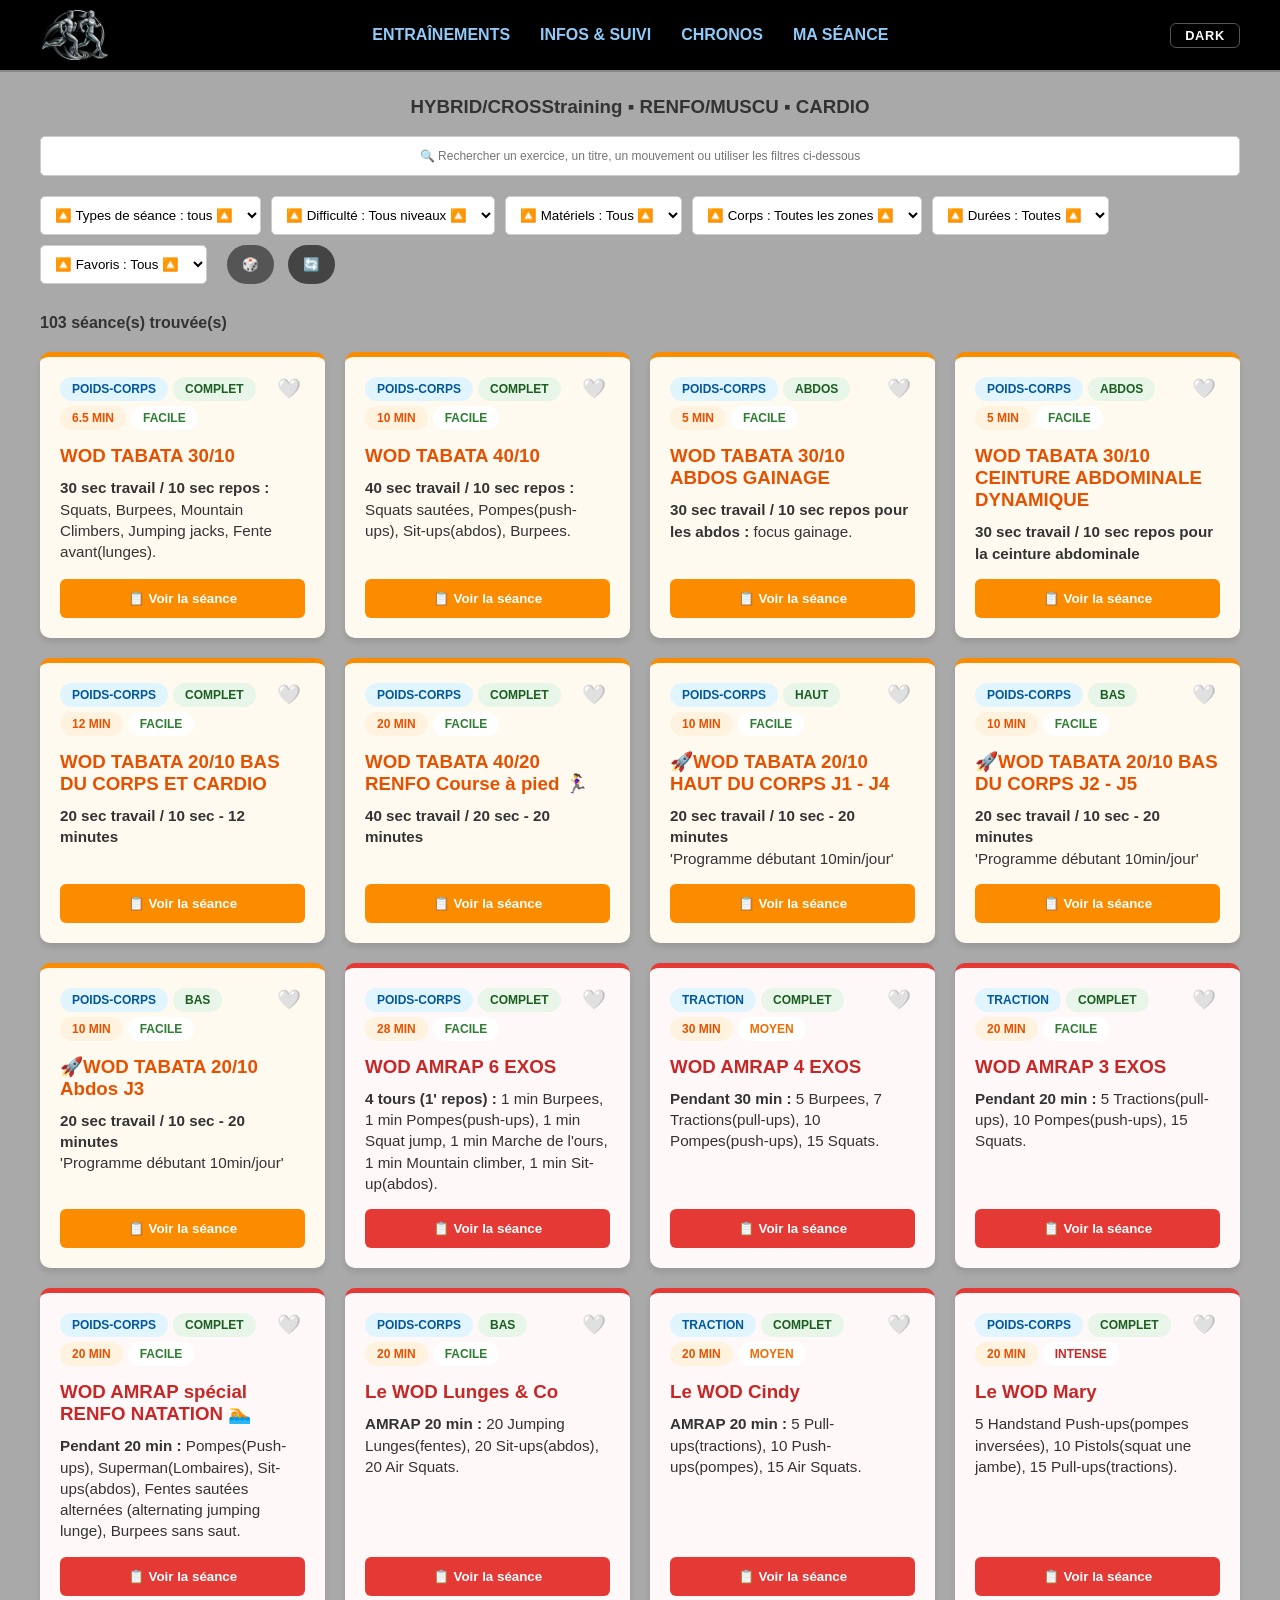
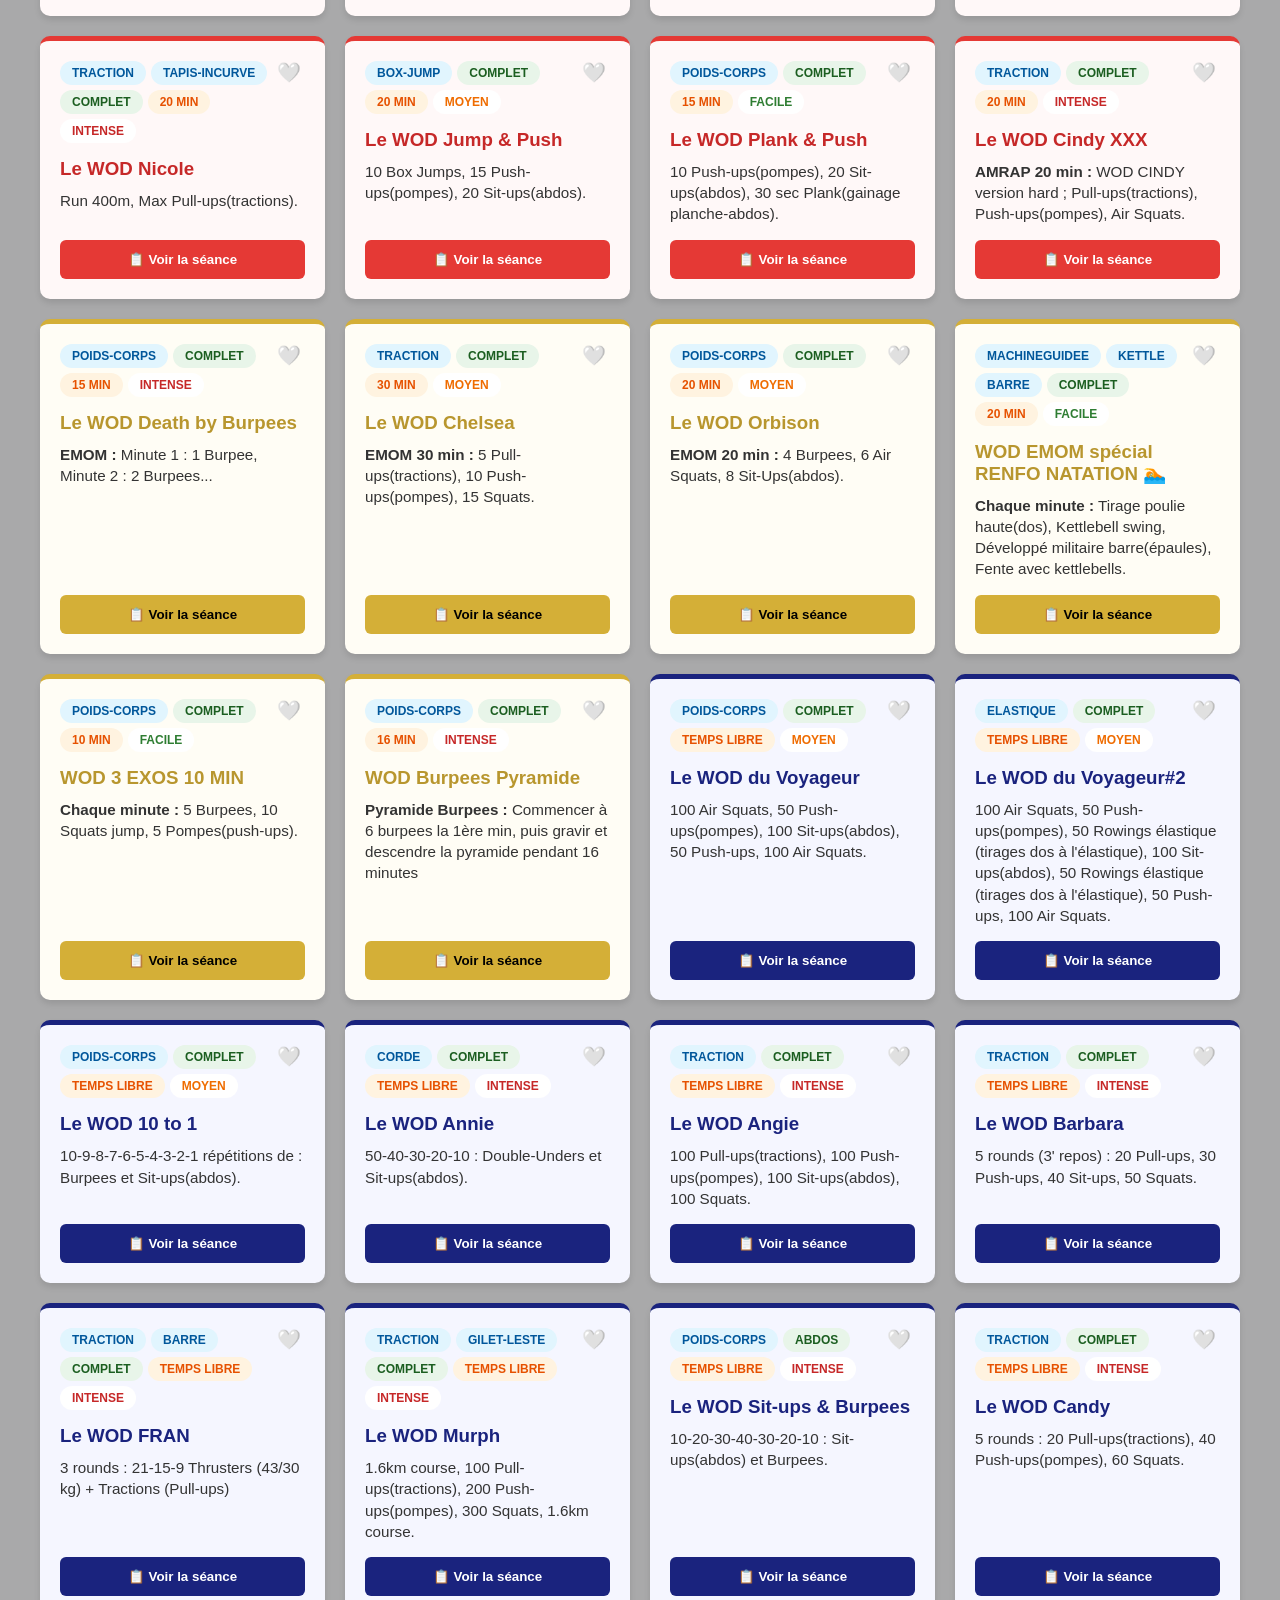
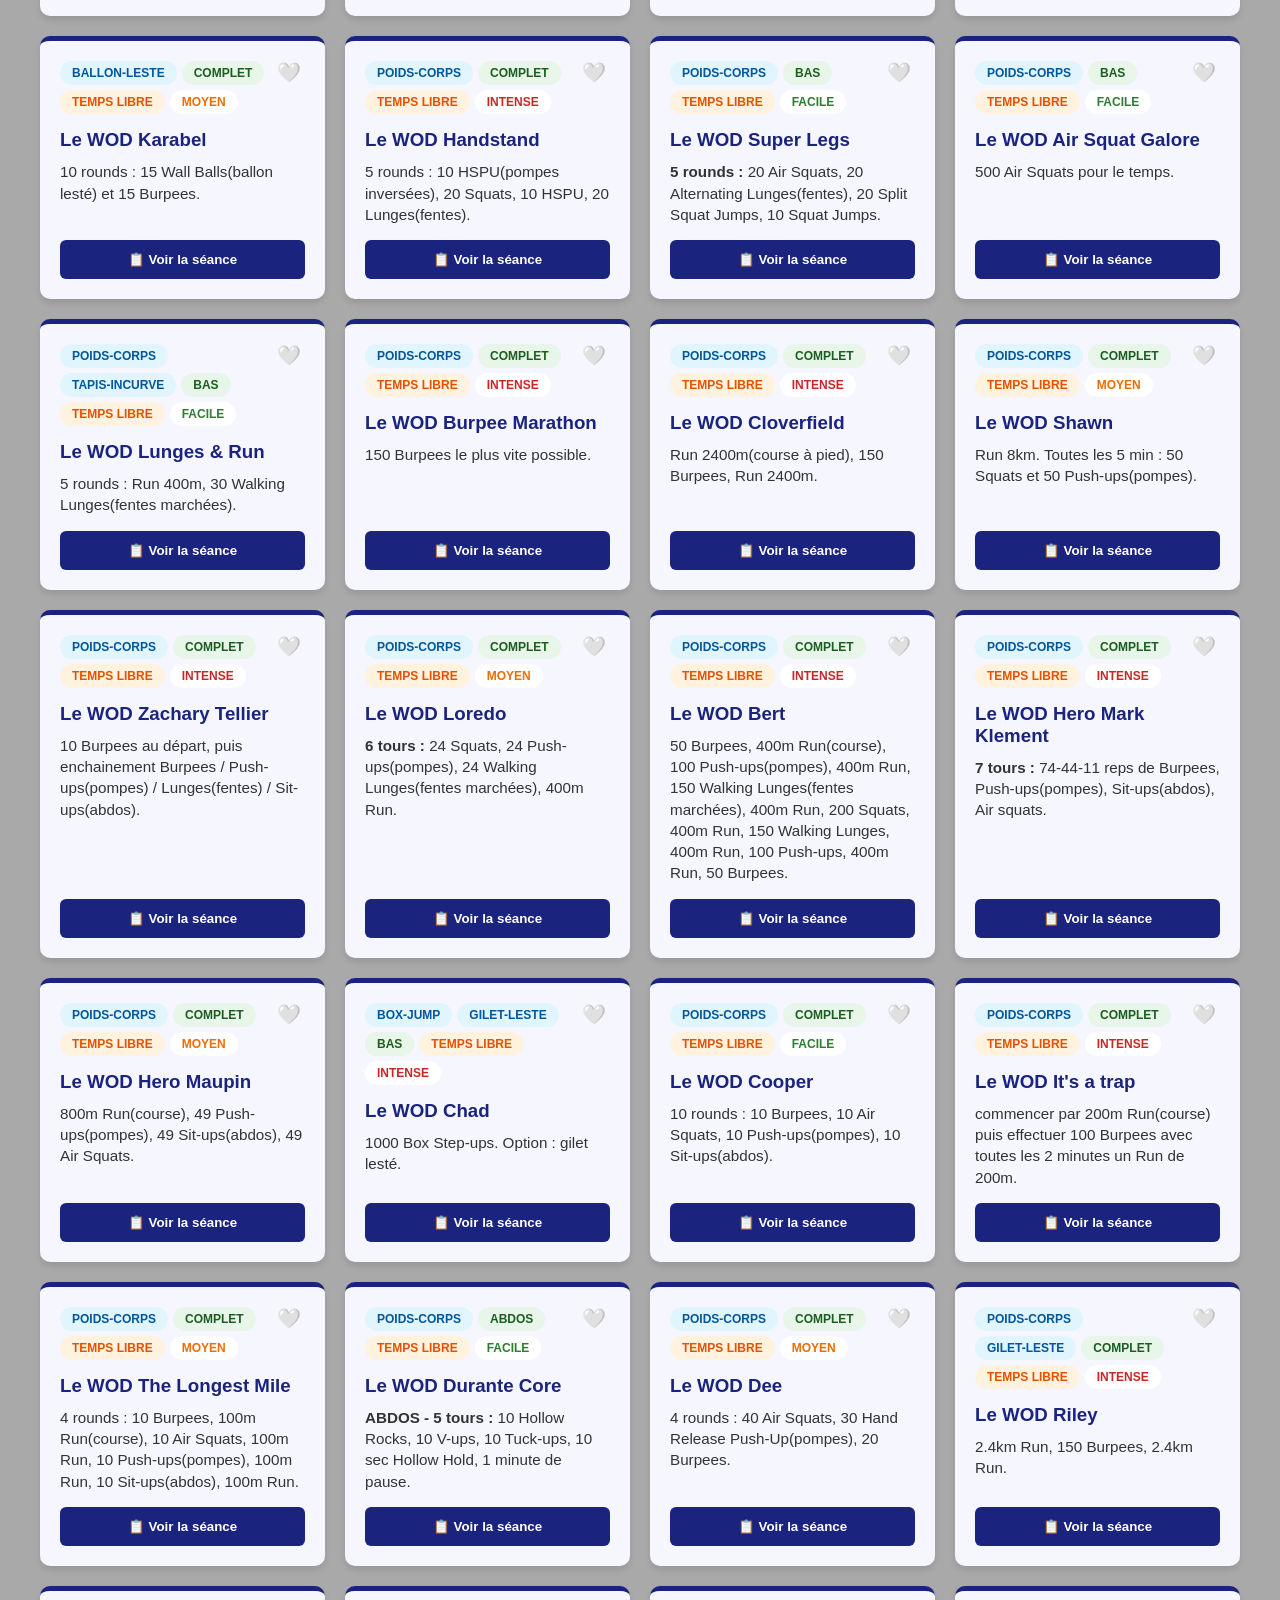
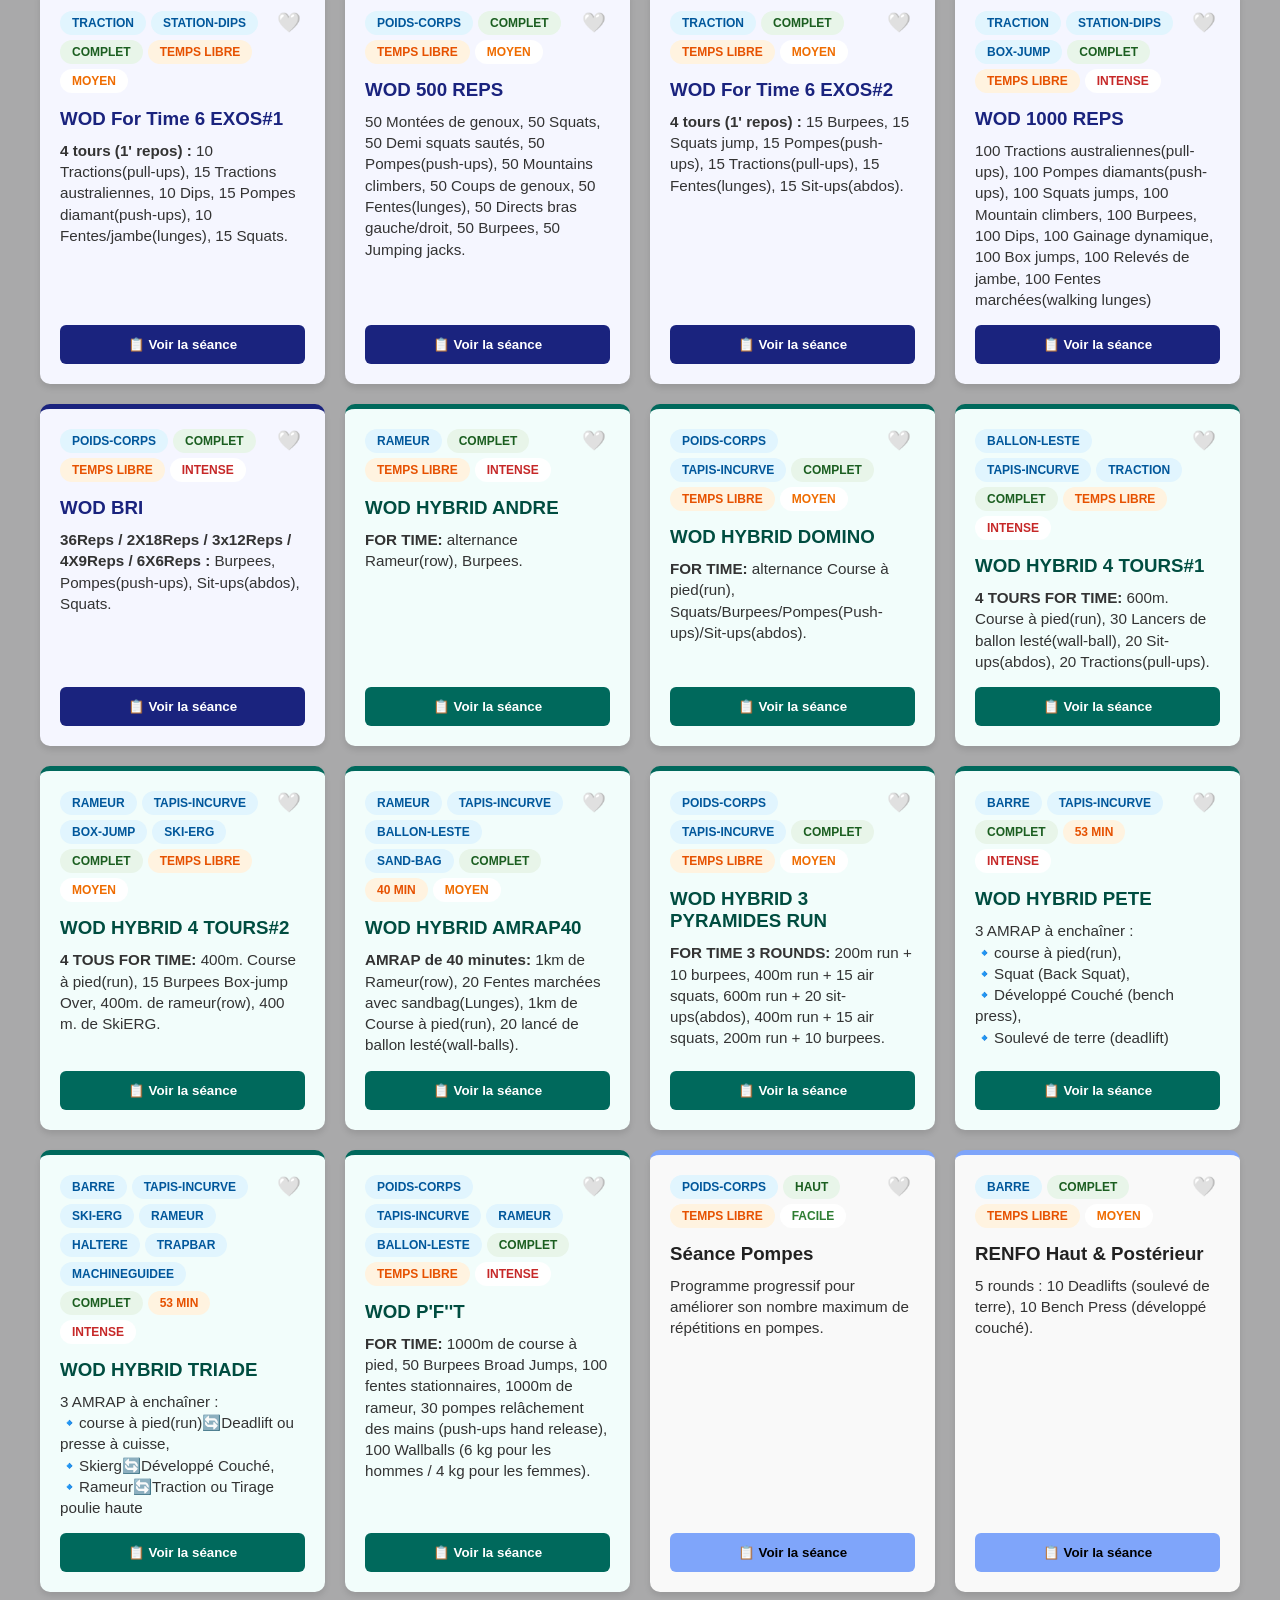
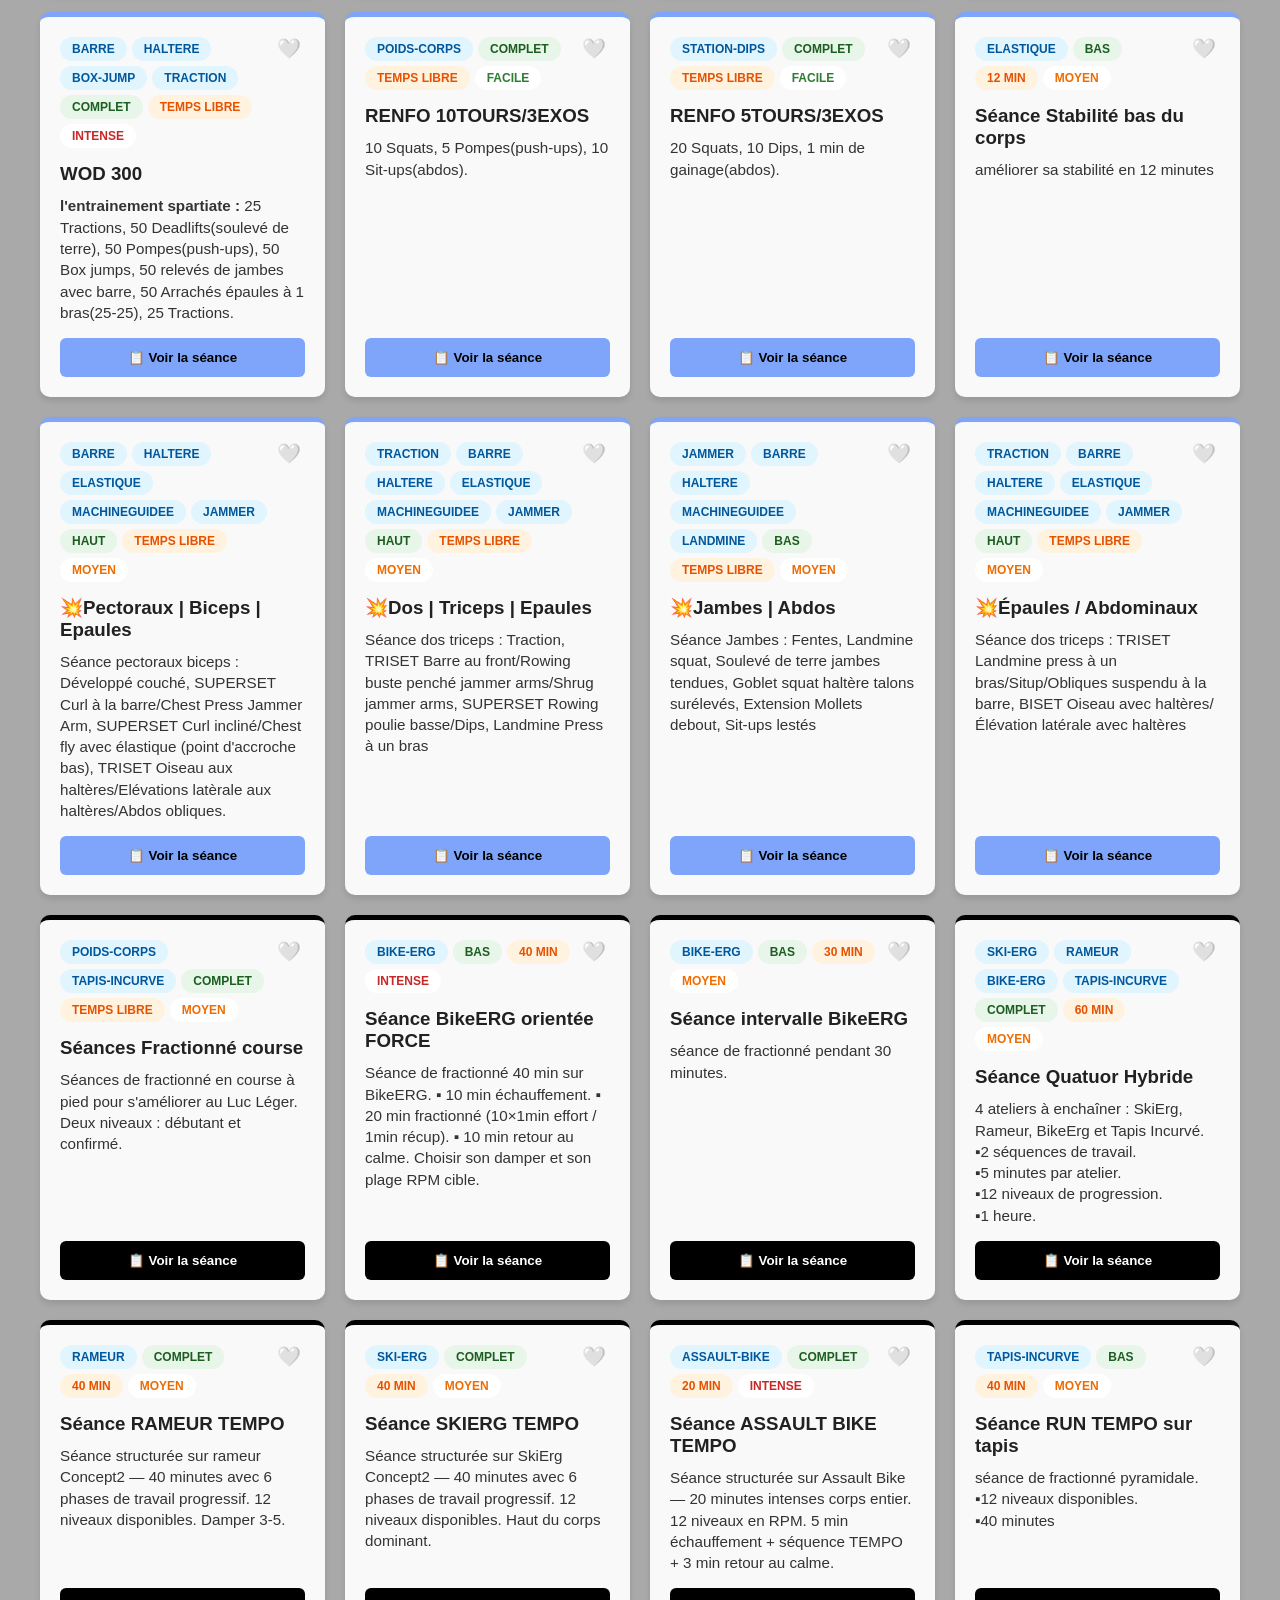
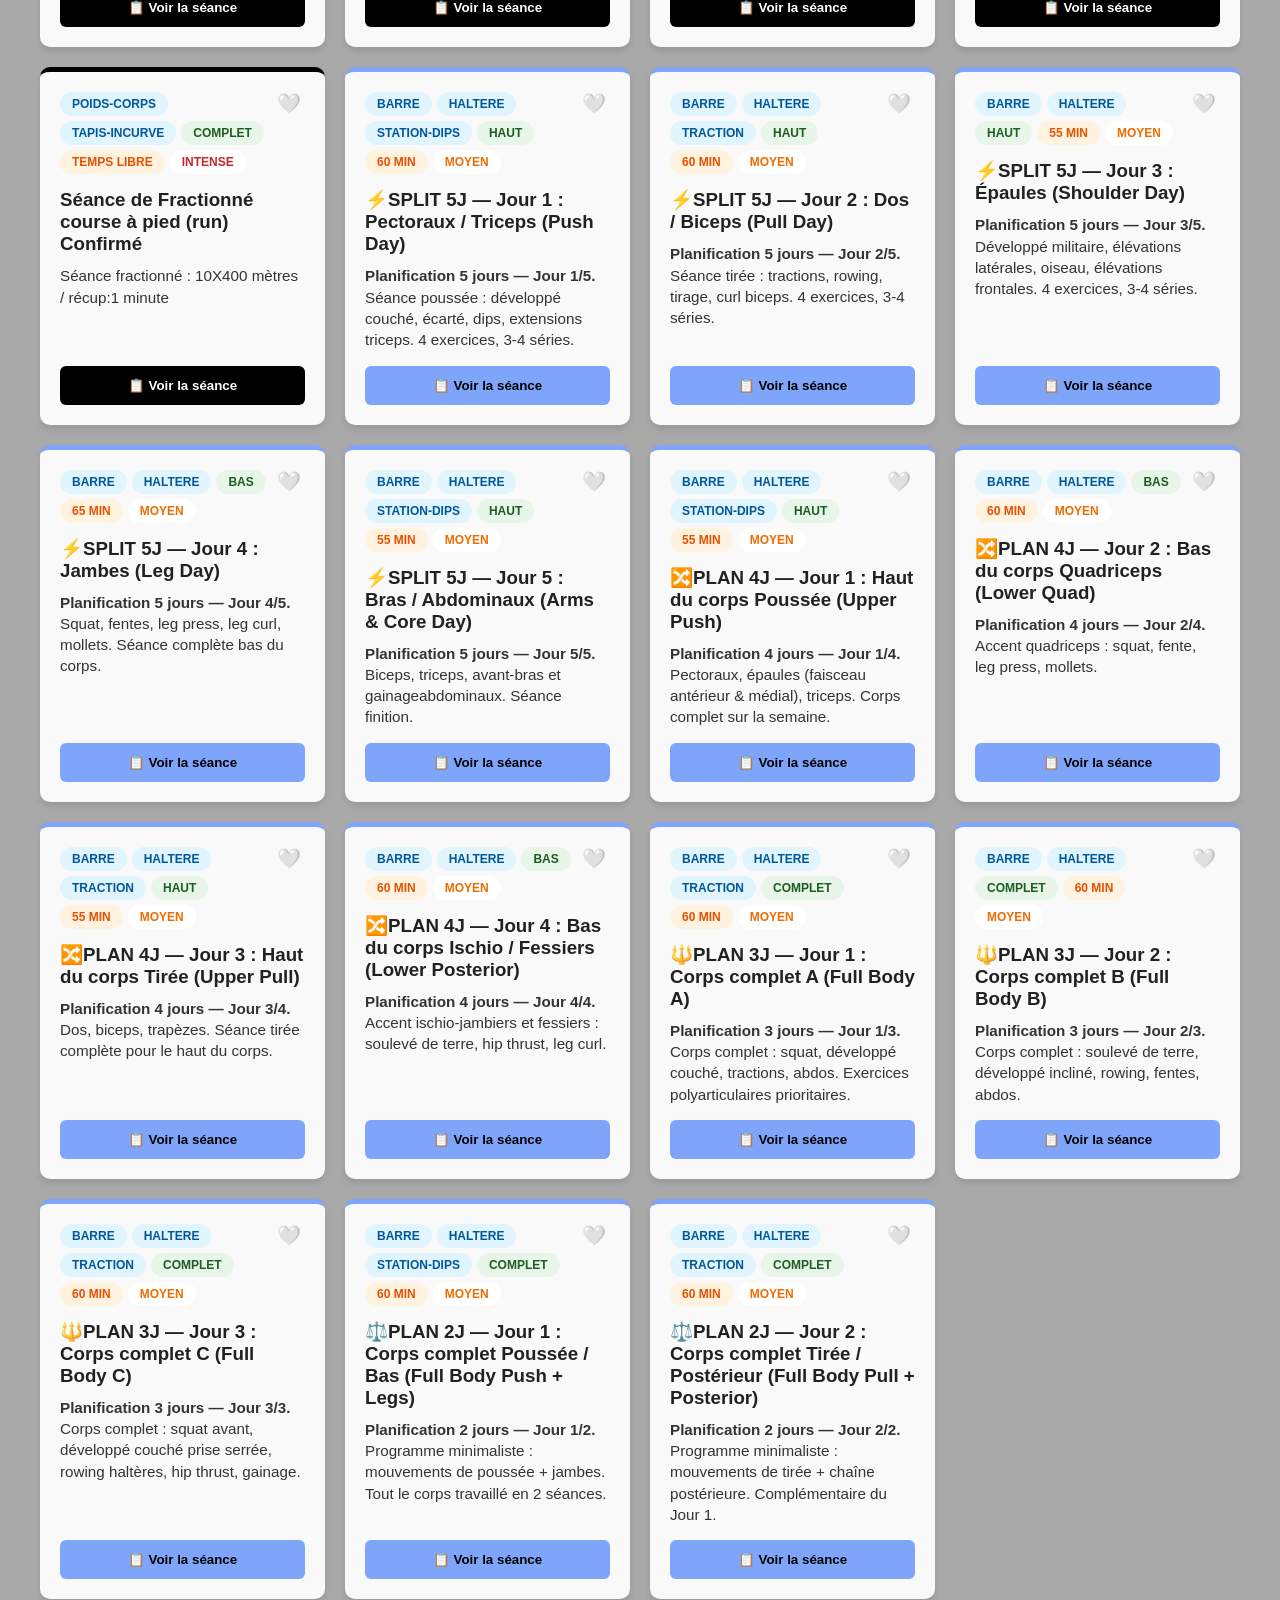
<file: index.html>
<!DOCTYPE html>
<html lang="fr">
<head>
    <meta charset="UTF-8">
    <meta name="viewport" content="width=device-width, initial-scale=1.0">
    <link rel="icon" type="image/png" href="images/2090184-cddc39_ico.png">
    <title>TOTAL HYBRID TRAINING</title>
    <link rel="stylesheet" href="style.css">
    <style>
        /* Exercice cliquable avec image */
        .modal-ex-img-link {
            color: inherit;
            text-decoration: underline;
            text-decoration-style: dotted;
            text-underline-offset: 3px;
            cursor: pointer;
        }
        .modal-ex-img-link:hover { color: #1a237e; text-decoration-style: solid; }
    </style>
</head>
<body>

<nav>
    <div class="nav-container">
        <div class="logo">
            <a href="index.html">
                <img src="images/ICONETHT_1.png" alt="Logo">
            </a>
        </div>
        <ul>
            <li><a href="index.html">ENTRAÎNEMENTS</a></li>
            <li><a href="infos.html">INFOS &amp; SUIVI</a></li>
            <li><a href="chrono.html">CHRONOS</a></li>
            <li><a href="seances_perso.html">MA SÉANCE</a></li>
        </ul>
        <div class="nav-spacer"></div>
        <button id="btn-darkmode" onclick="toggleDarkMode()" title="Mode sombre / clair" style="background:none;border:1px solid #555;border-radius:6px;font-size:0.8em;font-weight:700;cursor:pointer;padding:4px 10px;color:#fff;width:70px;letter-spacing:0.05em;">DARK</button>
    </div>
</nav>
    
<main>
    <h3 style="text-align: center;">HYBRID/CROSStraining ▪️ RENFO/MUSCU ▪️ CARDIO</h3>

    <div class="search-container" style="margin-bottom: 20px;">
        <input type="text" id="search-input" placeholder="🔍 Rechercher un exercice, un titre, un mouvement ou utiliser les filtres ci-dessous" 
               style="width: 100%; padding: 12px; border-radius: 5px; border: 1px solid #ccc; font-size: 12px;text-align: center; box-sizing: border-box;">
    </div>

    <div class="filter-bar">
        
        <select id="filter-type">
            <option value="all">🔼 Types de séance : tous 🔼</option>
            <option value="AMRAP">AMRAP</option>
            <option value="TABATA">TABATA</option>
            <option value="EMOM">EMOM</option>
            <option value="FOR TIME">FOR TIME</option>
            <option value="HYBRID">HYBRID</option>
            <option value="MUSCU">MUSCU - RENFO</option>
            <option value="CARDIO">CARDIO - FRACTIONNE</option>
        </select>
        
        <select id="levelFilter">
            <option value="all">🔼 Difficulté : Tous niveaux 🔼</option>
            <option value="Facile">Facile 🟢</option>
            <option value="Moyen">Moyen 🟡</option>
            <option value="Intense">Intense 🔴</option>
        </select>
        
        <select id="filter-material">
            <option value="all">🔼 Matériels : Tous 🔼</option>
            <option value="poids-corps">Sans matériel</option>
            <option value="barre">Barre et poids</option>
            <option value="haltere">Haltère</option>
            <option value="trapbar">Trap Bar</option>
            <option value="traction">Barre de traction</option>
            <option value="rameur">Rameur</option>
            <option value="bike-erg">BikeErg</option>
            <option value="ski-erg">SkiErg</option>
            <option value="tapis-incurve">Tapis de course</option>
            <option value="assault-bike">Assault Bike</option>
            <option value="ballon-leste">Ballon lesté</option>
            <option value="gilet-leste">Gilet lesté</option>
            <option value="box-jump">Box jump</option>
            <option value="station-dips">Station à dips</option>
            <option value="sand-bag">SandBag - Sac lesté</option>
            <option value="elastique">Bande élastique</option>
            <option value="machineguidee">Machine guidée</option>
            <option value="jammer">Jammer arms</option>
            <option value="landmine">Landmine</option>
            <option value="kettle">Kettlebell</option>
            
        </select>

        <select id="filter-body">
            <option value="all">🔼 Corps : Toutes les zones 🔼</option>
            <option value="haut">Haut du corps</option>
            <option value="bas">Bas du corps</option>
            <option value="complet">Corps complet</option>
            <option value="abdos">Abdos / Core</option>
        </select>
        
        <select id="filter-time">
            <option value="all">🔼 Durées : Toutes 🔼</option>
            <option value="court">Moins de 15 min</option>
            <option value="moyen">15 à 30 min</option>
            <option value="long">Plus de 30 min</option>
            <option value="libre">Temps libre / For Time</option>
        </select>
        
        
        <select id="filter-favoris">
            <option value="all">🔼 Favoris : Tous 🔼</option>
            <option value="favoris">❤️ Mes favoris</option>
        </select>

        <button onclick="tirageAleatoire()" class="btn-fun" id="btn-tirage" title="Séance au hasard (selon filtres actifs)" style="background:#555;color:#fff;font-weight:bold;border:none;padding:10px 15px;border-radius:30px;cursor:pointer;margin-left:10px;">
            🎲
        </button>
        <button onclick="resetFiltres()" title="Remettre tous les filtres à zéro" style="background: #444; color: #fff; font-weight: bold; border: none; padding: 10px 15px; border-radius: 30px; cursor: pointer; margin-left: 4px;">
            🔄
        </button>
    </div>

    <div id="workout-grid" class="card-grid"></div>
</main>

<!-- Bandeau téléchargement PDF 
<div class="ebook-banner">
    <strong>📥 Toutes les séances en PDF</strong>
    <p>Télécharge le recueil complet de séances pour l'avoir hors-ligne ou l'imprimer.</p>
    <a href="docs/SEANCES_CROSSTRAINING.pdf" download class="btn-ebook">⬇ Télécharger le PDF complet</a>
</div> -->

<!-- MODALE SÉANCE -->
<div id="modal-overlay" role="dialog" aria-modal="true" aria-labelledby="modal-title">
    <div id="modal-box">
        <button id="modal-close" aria-label="Fermer">✕</button>
        <div id="modal-header">
            <h2 id="modal-title"></h2>
            <div class="modal-badges" id="modal-badges"></div>
        </div>
        <div id="modal-body"></div>
        <div id="modal-footer">
            <button class="btn-modal-close" onclick="closeModal()">Fermer la fiche</button>
        </div>
    </div>
</div>

<button id="backToTop" title="Retour en haut">↑</button>

<script>
function toggleDarkMode() {
    var isDark = document.body.classList.toggle('dark-mode');
    localStorage.setItem('tht_darkmode', isDark ? '1' : '0');
    document.getElementById('btn-darkmode').textContent = isDark ? 'LIGHT' : 'DARK';
}
// Restaurer la préférence au chargement
(function() {
    if (localStorage.getItem('tht_darkmode') === '1') {
        document.body.classList.add('dark-mode');
        var btn = document.getElementById('btn-darkmode');
        if (btn) btn.textContent = 'LIGHT';
    }
})();
</script>
<script src="script.js"></script>
</body>
</html>
</file>
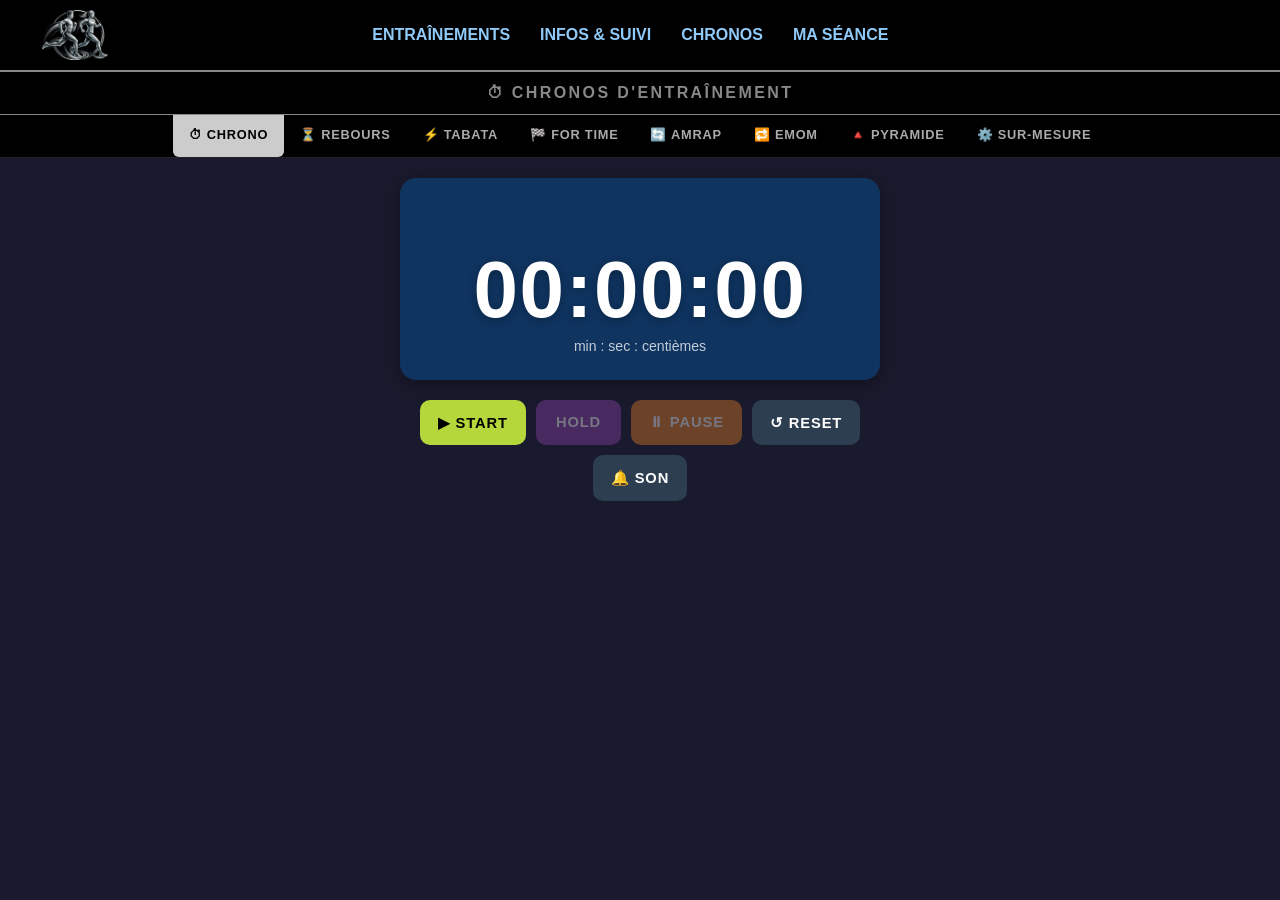
<file: chrono.html>
<!DOCTYPE html>
<html lang="fr">
<head>
    <meta charset="UTF-8">
    <meta name="viewport" content="width=device-width, initial-scale=1.0">
    <link rel="icon" type="image/png" href="images/2090184-cddc39_ico.png">
    <title>Chronos d'entraînement - THT</title>
    <link rel="stylesheet" href="style.css">
    <style>
        :root {
            --travail-bg:    #c0392b;
            --travail-bg2:   #e74c3c;
            --repos-bg:      #1a3a6b;
            --repos-bg2:     #2760ae;
            --countdown-bg:  #d35400;
            --countdown-bg2: #e67e22;
            --card-bg:       #0f3460;
            --neutral-bg:    #1a1a2e;
            --accent:        #b6d73c;
            --text-light:    #f0f0f0;
            --text-dim:      #aaa;
            --btn-radius:    10px;
            --shadow:        0 4px 20px rgba(0,0,0,0.4);
        }

        body { background: var(--neutral-bg); color: var(--text-light); }
        nav  { border-bottom: 2px solid #888888; }

        /* ── Bandeau titre ── */
        .chrono-topbar {
            background: #000;
            padding: 12px 20px;
            display: flex;
            align-items: center;
            justify-content: center;
            border-bottom: 1px solid #888888;
        }
        .chrono-topbar h2 {
            font-size: 1em;
            font-weight: 700;
            letter-spacing: 0.15em;
            text-transform: uppercase;
            color: #888888;
            margin: 0;
            text-align: center;
        }
        .btn-mute {
            padding: 14px 18px; border: none; border-radius: 10px;
            font-family: sans-serif; font-size: 0.92em; font-weight: 700;
            letter-spacing: 0.06em; cursor: pointer;
            transition: all 0.15s ease; text-transform: uppercase;
            min-width: 85px; background: #2c3e50; color: #fff;
            -webkit-tap-highlight-color: transparent;
        }
        .btn-mute:hover  { background: #1a252f; }
        .btn-mute.muted  { background: #c0392b; color: #fff; }

        /* ── Onglets centrés ── */
        .chrono-tabs {
            display: flex;
            flex-wrap: wrap;
            justify-content: center;
            background: #000;
            border-bottom: 1px solid #222;
        }
        .chrono-tab {
            flex: 0 0 auto;
            padding: 12px 16px;
            background: none;
            border: none;
            color: var(--text-dim);
            font-family: sans-serif;
            font-size: 0.8em;
            font-weight: 700;
            text-transform: uppercase;
            letter-spacing: 0.06em;
            cursor: pointer;
            border-bottom: 3px solid transparent;
            transition: all 0.2s;
            white-space: nowrap;
        }
        .chrono-tab.active {
            color: #000;
            background: #cccccc;
            border-bottom-color: #cccccc;
            border-radius: 0px 0px 6px 6px; /* ← coins arrondis en bas */
        }
        .chrono-tab:hover { color: #fff; background: #1a1a1a; }

        /* Sur très petit écran, 2 lignes de 2-3 onglets */
        @media (max-width: 400px) {
            .chrono-tab { padding: 10px 10px; font-size: 0.72em; }
        }

        /* ── Panels ── */
        .chrono-panel { display: none; padding: 20px 16px; max-width: 480px; margin: 0 auto; }
        .chrono-panel.active { display: block; }

        /* ── Affichage principal ── */
        .phase-display {
            border-radius: 16px;
            padding: 28px 20px 22px;
            text-align: center;
            margin-bottom: 20px;
            transition: background 0.4s ease;
            background: var(--card-bg);
            box-shadow: var(--shadow);
        }
        .phase-display.phase-travail  { background: linear-gradient(135deg, var(--travail-bg), var(--travail-bg2)); }
        .phase-display.phase-repos    { background: linear-gradient(135deg, var(--repos-bg), var(--repos-bg2)); }
        .phase-display.phase-countdown {
            background: linear-gradient(135deg, var(--countdown-bg), var(--countdown-bg2));
            animation: pulse-cd 0.5s ease infinite alternate;
        }
        @keyframes pulse-cd {
            from { transform: scale(1); }
            to   { transform: scale(1.02); }
        }

        .phase-label {
            font-size: 1.4em; font-weight: 900;
            letter-spacing: 0.2em; text-transform: uppercase;
            color: rgba(255,255,255,0.9);
            margin-bottom: 6px; min-height: 1.6em;
        }
        .chrono-time {
            font-size: 5em; font-weight: 900; color: #fff;
            line-height: 1; letter-spacing: 0.02em;
            text-shadow: 0 2px 10px rgba(0,0,0,0.3);
            margin: 8px 0; font-variant-numeric: tabular-nums;
        }
        .chrono-time.small { font-size: 3.8em; }
        .chrono-sub  { font-size: 0.88em; color: rgba(255,255,255,0.75); margin-top: 6px; min-height: 1.4em; }
        .chrono-next { font-size: 0.82em; color: rgba(255,255,255,0.6); margin-top: 4px; font-style: italic; min-height: 1.2em; }

        .progress-bar-wrap {
            background: rgba(0,0,0,0.25); border-radius: 10px;
            height: 8px; margin-top: 14px; overflow: hidden;
        }
        .progress-bar-fill {
            height: 100%; border-radius: 10px;
            background: rgba(255,255,255,0.8); transition: width 0.5s linear;
        }

        /* ── Config ── */
        .chrono-config {
            background: #0f1b35; border-radius: 12px;
            padding: 16px; margin-bottom: 18px; border: 1px solid #1e3050;
        }
        .config-title {
            font-size: 0.85em; font-weight: 800;
            text-transform: uppercase; letter-spacing: 0.1em;
            color: var(--accent); margin: 0 0 12px;
        }
        .config-row {
            display: flex; align-items: center;
            gap: 10px; margin-bottom: 12px; flex-wrap: nowrap;
        }
        .config-row label { font-size: 0.85em; color: var(--text-dim); flex: 1; min-width: 110px; }

        /* Stepper +/- */
        .stepper {
            display: flex; align-items: center;
            border-radius: 10px; overflow: hidden; border: 1px solid #2a3a5a;
        }
        .btn-step {
            background: #1a2a4a; border: none; color: var(--accent);
            font-size: 1.3em; font-weight: 700;
            width: 42px; height: 42px; cursor: pointer;
            display: flex; align-items: center; justify-content: center;
            transition: background 0.15s; flex-shrink: 0;
            -webkit-tap-highlight-color: transparent;
        }
        .btn-step:hover  { background: #243a5a; }
        .btn-step:active { background: #0f1b35; }
        .config-input {
            background: #0f1b35; border: none;
            border-left: 1px solid #2a3a5a; border-right: 1px solid #2a3a5a;
            color: #fff; padding: 0; font-size: 1.1em; font-weight: 700;
            width: 60px; height: 42px; text-align: center;
            -moz-appearance: textfield;
        }
        .config-input::-webkit-outer-spin-button,
        .config-input::-webkit-inner-spin-button { -webkit-appearance: none; }
        .config-input:focus { outline: none; background: #1a2a4a; color: var(--accent); }

        /* ── Boutons contrôle ── */
        .chrono-controls {
            display: flex; gap: 10px;
            justify-content: center; flex-wrap: wrap;
        }
        .btn-chrono {
            padding: 14px 18px; border: none;
            border-radius: var(--btn-radius);
            font-family: sans-serif; font-size: 0.92em; font-weight: 700;
            letter-spacing: 0.06em; cursor: pointer;
            transition: all 0.15s ease; text-transform: uppercase;
            min-width: 85px;
            -webkit-tap-highlight-color: transparent;
        }
        .btn-chrono:active { transform: scale(0.96); }
        .btn-chrono:disabled { opacity: 0.4; cursor: not-allowed; transform: none; }

        /* Couleurs de base */
        .btn-start { background: var(--accent); color: #000; }
        .btn-start:hover:not(:disabled) { background: #a0c030; }

        .btn-hold  { background: #8e44ad; color: #fff; }
        .btn-hold:hover:not(:disabled) { background: #6c3483; }
        .btn-hold.btn-active { background: #f39c12; color: #000; }

        .btn-pause { background: #e67e22; color: #fff; }
        .btn-pause:hover:not(:disabled) { background: #d35400; }
        .btn-pause.btn-active { background: #c0392b; color: #fff; }

        .btn-reset { background: #2c3e50; color: #fff; }
        .btn-reset:hover { background: #1a252f; }

        /* ── Stats rounds ── */
        .rounds-display { display: flex; justify-content: center; gap: 24px; margin-bottom: 16px; }
        .round-stat .val { font-size: 2.2em; font-weight: 900; color: var(--accent); line-height: 1; text-align: center; }
        .round-stat .lbl { font-size: 0.72em; color: var(--text-dim); text-transform: uppercase; letter-spacing: 0.08em; text-align: center; }

        /* ── Séquence sur-mesure ── */
        .sequence-list { list-style: none; padding: 0; margin: 0 0 10px; }
        .sequence-item {
            display: flex; align-items: center; gap: 8px;
            padding: 8px 10px; background: #1a2a4a;
            border-radius: 8px; margin-bottom: 6px; border-left: 4px solid #2a3a5a;
        }
        .sequence-item.type-travail      { border-left-color: #e74c3c; }
        .sequence-item.type-repos        { border-left-color: #2760ae; }
        .sequence-item.type-echauffement { border-left-color: #3498db; }
        .sequence-item.type-retour       { border-left-color: #9b59b6; }

        .sequence-item {
            flex-wrap: wrap; box-sizing: border-box;
        }
        .sequence-item select {
            background: #0f1b35; border: 1px solid #2a3a5a;
            border-radius: 6px; color: #fff; padding: 7px 8px;
            font-size: 0.82em; flex: 1; min-width: 0; width: 100%;
            box-sizing: border-box;
        }
        .seq-bottom-row {
            display: flex; align-items: center; gap: 6px;
            width: 100%; margin-top: 6px; box-sizing: border-box;
        }
        .seq-stepper { display: flex; align-items: center; border-radius: 8px; overflow: hidden; border: 1px solid #2a3a5a; flex: 1; min-width: 0; }
        .seq-stepper .btn-step    { width: 36px; height: 36px; font-size: 1.1em; flex-shrink: 0; }
        .seq-stepper .config-input { flex: 1; height: 36px; font-size: 0.95em; min-width: 0; width: 0; }

        .btn-del-seq {
            background: #c0392b; border: none; color: #fff;
            border-radius: 6px; width: 36px; height: 36px;
            cursor: pointer; font-size: 0.9em;
            display: flex; align-items: center; justify-content: center; flex-shrink: 0;
        }
        @media (min-width: 400px) {
            .sequence-item { flex-wrap: nowrap; }
            .seq-bottom-row { width: auto; margin-top: 0; }
        }
        .btn-add-seq {
            width: 100%; padding: 11px; background: #1a2a4a;
            border: 1px dashed #2a3a5a; border-radius: 8px;
            color: var(--accent); font-size: 0.9em; cursor: pointer;
            transition: background 0.2s; font-weight: 600;
        }
        .btn-add-seq:hover { background: #243a5a; }

        /* Score counters FOR TIME / AMRAP */
        .score-counters {
            background: #0f1b35; border-radius: 12px;
            padding: 16px; border: 1px solid #1e3050;
            display: flex; flex-direction: column; gap: 12px;
        }
        .score-counter-row {
            display: flex; align-items: center;
            justify-content: space-between; gap: 12px;
            margin-bottom: 10px;
        }
        .score-counter-row:last-child { margin-bottom: 0; }
        .score-label {
            font-size: 1em; font-weight: 700;
            color: var(--text-light); letter-spacing: 0.08em;
            flex: 1;
        }
        .score-right {
            display: flex; align-items: center; gap: 8px;
        }
        .score-counters .stepper { flex-shrink: 0; }
        .score-counters .config-input {
            width: 70px; font-size: 1.3em; font-weight: 900;
            color: var(--accent);
        }
        .score-counters .btn-step {
            width: 48px; height: 48px; font-size: 1.5em;
        }

        /* ── Responsive ── */
        @media (max-width: 480px) {
            .chrono-time       { font-size: 4em; }
            .chrono-time.small { font-size: 3em; }
            .btn-chrono        { padding: 12px 12px; font-size: 0.85em; min-width: 72px; }
            .config-row label  { font-size: 0.8em; min-width: 90px; }
        }
    
        .btn-raz {
            background: #c0392b; border: none; color: #fff;
            border-radius: 6px; padding: 0 12px;
            height: 42px; min-width: 44px;
            font-size: 0.75em; font-weight: 700; cursor: pointer;
            letter-spacing: 0.05em; flex-shrink: 0;
            transition: background 0.15s;
        }
        .btn-raz:hover { background: #96281b; }
        </style>
</head>
<body>

<nav>
    <div class="nav-container">
        <div class="logo">
            <a href="index.html"><img src="images/ICONETHT_1.png" alt="Logo"></a>
        </div>
        <ul>
            <li><a href="index.html">ENTRAÎNEMENTS</a></li>
            <li><a href="infos.html">INFOS &amp; SUIVI</a></li>
            <li><a href="chrono.html">CHRONOS</a></li>
            <li><a href="seances_perso.html">MA SÉANCE</a></li>
        </ul>
        <div class="nav-spacer"></div>
        <div style="width:70px;"></div>
    </div>
</nav>

<div class="chrono-topbar">
    <h2>⏱ Chronos d'entraînement</h2>
</div>

<div class="chrono-tabs">
    <button class="chrono-tab active" onclick="showTab('simple', this)">⏱ Chrono</button>
    <button class="chrono-tab" onclick="showTab('countdown', this)">⏳ Rebours</button>
    <button class="chrono-tab" onclick="showTab('tabata', this)">⚡ Tabata</button>
    <button class="chrono-tab" onclick="showTab('fortime', this)">🏁 For Time</button>
    <button class="chrono-tab" onclick="showTab('amrap', this)">🔄 AMRAP</button>
    <button class="chrono-tab" onclick="showTab('emom', this)">🔁 EMOM</button>
    <button class="chrono-tab" onclick="showTab('pyramide', this)">🔺 Pyramide</button>
    <button class="chrono-tab" onclick="showTab('surmesure', this)">⚙️ Sur-Mesure</button>
</div>

<!-- ══════════════════════════════
     PANEL 1 — CHRONOMÈTRE
══════════════════════════════ -->
<div class="chrono-panel active" id="panel-simple">
    <div class="phase-display" id="simple-display">
        <div class="phase-label" id="simple-label"></div>
        <div class="chrono-time" id="simple-time">00:00:00</div>
        <div class="chrono-sub">min : sec : centièmes</div>
    </div>
    <div class="chrono-controls">
        <button class="btn-chrono btn-start" id="btn-simple-start" onclick="simpleStart()">▶ Start</button>
        <button class="btn-chrono btn-hold"  id="btn-simple-hold"  onclick="simpleHold()"  disabled>Hold</button>
        <button class="btn-chrono btn-pause" id="btn-simple-pause" onclick="simplePause()" disabled>⏸ Pause</button>
        <button class="btn-chrono btn-reset" onclick="simpleReset()">↺ Reset</button>
        <button class="btn-chrono btn-mute" id="btn-mute-s" onclick="toggleMute('btn-mute-s')">🔔 Son</button>
    </div>
</div>

<!-- ══════════════════════════════
     PANEL 2 — COMPTE À REBOURS
══════════════════════════════ -->
<div class="chrono-panel" id="panel-countdown">
    <div class="chrono-config">
        <p class="config-title">⚙️ Configuration</p>
        <div class="config-row">
            <label>Minutes</label>
            <div class="stepper">
                <button class="btn-step" onclick="step('cd-min', -1)">−</button>
                <input type="number" class="config-input" id="cd-min" value="10" min="0" max="99">
                <button class="btn-step" onclick="step('cd-min', 1)">+</button>
            </div>
        </div>
        <div class="config-row">
            <label>Secondes</label>
            <div class="stepper">
                <button class="btn-step" onclick="step('cd-sec', -5)">−</button>
                <input type="number" class="config-input" id="cd-sec" value="0" min="0" max="55" step="5">
                <button class="btn-step" onclick="step('cd-sec', 5)">+</button>
            </div>
        </div>
    </div>
    <div class="phase-display" id="countdown-display">
        <div class="phase-label" id="countdown-label">PRÊT</div>
        <div class="chrono-time" id="countdown-time">10:00</div>
        <div class="chrono-sub" id="countdown-sub"></div>
    </div>
    <div class="chrono-controls">
        <button class="btn-chrono btn-start" id="btn-cd-start" onclick="countdownStart()">▶ Start</button>
        <button class="btn-chrono btn-pause" id="btn-cd-pause" onclick="countdownPause()" disabled>⏸ Pause</button>
        <button class="btn-chrono btn-reset" onclick="countdownReset()">↺ Reset</button>
        <button class="btn-chrono btn-mute" id="btn-mute-cd" onclick="toggleMute('btn-mute-cd')">🔔 Son</button>
    </div>
</div>

<!-- ══════════════════════════════
     PANEL 3 — TABATA
══════════════════════════════ -->
<div class="chrono-panel" id="panel-tabata">
    <div class="chrono-config">
        <p class="config-title">⚙️ Configuration</p>
        <div class="config-row">
            <label>Travail (sec)</label>
            <div class="stepper">
                <button class="btn-step" onclick="step('tab-work', -5)">−</button>
                <input type="number" class="config-input" id="tab-work" value="20" min="1" max="3600">
                <button class="btn-step" onclick="step('tab-work', 5)">+</button>
            </div>
        </div>
        <div class="config-row">
            <label>Pause (sec)</label>
            <div class="stepper">
                <button class="btn-step" onclick="step('tab-rest', -5)">−</button>
                <input type="number" class="config-input" id="tab-rest" value="10" min="1" max="3600">
                <button class="btn-step" onclick="step('tab-rest', 5)">+</button>
            </div>
        </div>
        <div class="config-row">
            <label>Rounds</label>
            <div class="stepper">
                <button class="btn-step" onclick="step('tab-rounds', -1)">−</button>
                <input type="number" class="config-input" id="tab-rounds" value="8" min="1" max="99">
                <button class="btn-step" onclick="step('tab-rounds', 1)">+</button>
            </div>
        </div>
    </div>
    <div class="rounds-display">
        <div class="round-stat"><div class="val" id="tab-cur">0</div><div class="lbl">Round</div></div>
        <div class="round-stat"><div class="val" id="tab-tot">8</div><div class="lbl">Total</div></div>
    </div>
    <div class="phase-display" id="tabata-display">
        <div class="phase-label" id="tabata-label">PRÊT</div>
        <div class="chrono-time small" id="tabata-time">20</div>
        <div class="chrono-sub" id="tabata-sub"></div>
        <div class="chrono-next" id="tabata-next"></div>
    </div>
    <div class="chrono-controls">
        <button class="btn-chrono btn-start" id="btn-tab-start" onclick="tabataStart()">▶ Start</button>
        <button class="btn-chrono btn-pause" id="btn-tab-pause" onclick="tabataPause()" disabled>⏸ Pause</button>
        <button class="btn-chrono btn-reset" onclick="tabataReset()">↺ Reset</button>
        <button class="btn-chrono btn-mute" id="btn-mute-tab" onclick="toggleMute('btn-mute-tab')">🔔 Son</button>
    </div>
</div>

<!-- ══════════════════════════════
     PANEL 4 — FOR TIME
══════════════════════════════ -->
<div class="chrono-panel" id="panel-fortime">
    <div class="phase-display" id="fortime-display">
        <div class="phase-label" id="fortime-label">PRÊT</div>
        <div class="chrono-time" id="fortime-time">00:00:00</div>
        <div class="chrono-sub">min : sec : centièmes</div>
    </div>
    <p style="text-align:center; color:var(--text-dim); font-size:0.85em; font-style:italic; margin: 0 0 16px;">
        💡 Lance le chrono et note ton score au fur et à mesure
    </p>
    <div class="score-counters">
        <div class="score-counter-row">
            <span class="score-label">🔁 ROUNDS</span>
            <div class="score-right"><div class="stepper">
                <button class="btn-step" onclick="scoreStep('ft-rounds', -1)">−</button>
                <input type="number" class="config-input" id="ft-rounds" value="0" min="0" max="999" readonly>
                <button class="btn-step" onclick="scoreStep('ft-rounds', 1)">+</button>
            </div>
            <button class="btn-raz" onclick="document.getElementById('ft-rounds').value=0">RaZ</button></div>
        </div>
        <div class="score-counter-row">
            <span class="score-label">💪 REPS</span>
            <div class="score-right"><div class="stepper">
                <button class="btn-step" onclick="scoreStep('ft-reps', -1)">−</button>
                <input type="number" class="config-input" id="ft-reps" value="0" min="0" max="9999" readonly>
                <button class="btn-step" onclick="scoreStep('ft-reps', 1)">+</button>
            </div>
            <button class="btn-raz" onclick="document.getElementById('ft-reps').value=0">RaZ</button></div>
        </div>
    </div>
    <div class="chrono-controls" style="margin-top:16px;">
        <button class="btn-chrono btn-start" id="btn-ft-start" onclick="fortimeStart()">▶ Start</button>
        <button class="btn-chrono btn-pause" id="btn-ft-pause" onclick="fortimePause()" disabled>⏸ Pause</button>
        <button class="btn-chrono btn-reset" onclick="fortimeReset()">↺ Reset</button>
        <button class="btn-chrono btn-mute" id="btn-mute-ft" onclick="toggleMute('btn-mute-ft')">🔔 Son</button>
    </div>
</div>

<!-- ══════════════════════════════
     PANEL 5 — AMRAP
══════════════════════════════ -->
<div class="chrono-panel" id="panel-amrap">
    <div class="chrono-config">
        <p class="config-title">⚙️ Configuration</p>
        <div class="config-row">
            <label>Minutes</label>
            <div class="stepper">
                <button class="btn-step" onclick="step('amrap-min', -1)">−</button>
                <input type="number" class="config-input" id="amrap-min" value="20" min="0" max="99">
                <button class="btn-step" onclick="step('amrap-min', 1)">+</button>
            </div>
        </div>
        <div class="config-row">
            <label>Secondes</label>
            <div class="stepper">
                <button class="btn-step" onclick="step('amrap-sec', -5)">−</button>
                <input type="number" class="config-input" id="amrap-sec" value="0" min="0" max="55" step="5">
                <button class="btn-step" onclick="step('amrap-sec', 5)">+</button>
            </div>
        </div>
    </div>
    <div class="phase-display" id="amrap-display">
        <div class="phase-label" id="amrap-label">PRÊT</div>
        <div class="chrono-time" id="amrap-time">20:00</div>
        <div class="chrono-sub" id="amrap-sub"></div>
    </div>
    <p style="text-align:center; color:var(--text-dim); font-size:0.85em; font-style:italic; margin: 0 0 16px;">
        💡 Lance le décompte et note ton score au fur et à mesure
    </p>
    <div class="score-counters">
        <div class="score-counter-row">
            <span class="score-label">🔁 ROUNDS</span>
            <div class="score-right"><div class="stepper">
                <button class="btn-step" onclick="scoreStep('amrap-rounds', -1)">−</button>
                <input type="number" class="config-input" id="amrap-rounds" value="0" min="0" max="999" readonly>
                <button class="btn-step" onclick="scoreStep('amrap-rounds', 1)">+</button>
            </div>
            <button class="btn-raz" onclick="document.getElementById('amrap-rounds').value=0">RaZ</button></div>
        </div>
        <div class="score-counter-row">
            <span class="score-label">💪 REPS</span>
            <div class="score-right"><div class="stepper">
                <button class="btn-step" onclick="scoreStep('amrap-reps', -1)">−</button>
                <input type="number" class="config-input" id="amrap-reps" value="0" min="0" max="9999" readonly>
                <button class="btn-step" onclick="scoreStep('amrap-reps', 1)">+</button>
            </div>
            <button class="btn-raz" onclick="document.getElementById('amrap-reps').value=0">RaZ</button></div>
        </div>
    </div>
    <div class="chrono-controls" style="margin-top:16px;">
        <button class="btn-chrono btn-start" id="btn-amrap-start" onclick="amrapStart()">▶ Start</button>
        <button class="btn-chrono btn-pause" id="btn-amrap-pause" onclick="amrapPause()" disabled>⏸ Pause</button>
        <button class="btn-chrono btn-reset" onclick="amrapReset()">↺ Reset</button>
        <button class="btn-chrono btn-mute" id="btn-mute-am" onclick="toggleMute('btn-mute-am')">🔔 Son</button>
    </div>
</div>

<!-- ══════════════════════════════
     PANEL 6 — EMOM
══════════════════════════════ -->
<div class="chrono-panel" id="panel-emom">
    <div class="chrono-config">
        <p class="config-title">⚙️ Configuration</p>
        <div class="config-row">
            <label>Durée totale (min)</label>
            <div class="stepper">
                <button class="btn-step" onclick="step('emom-min', -1)">−</button>
                <input type="number" class="config-input" id="emom-min" value="10" min="1" max="99">
                <button class="btn-step" onclick="step('emom-min', 1)">+</button>
            </div>
        </div>
        <div style="font-size:0.8em; color:var(--text-dim); margin-top:4px;">
            ℹ️ À chaque nouvelle minute : exécuter les exercices prévus. Le reste de la minute = repos.
        </div>
    </div>
    <div class="rounds-display">
        <div class="round-stat"><div class="val" id="emom-cur">0</div><div class="lbl">Minute</div></div>
        <div class="round-stat"><div class="val" id="emom-tot">10</div><div class="lbl">Total</div></div>
        <div class="round-stat"><div class="val" id="emom-sec-val">60</div><div class="lbl">Sec restantes</div></div>
    </div>
    <div class="phase-display" id="emom-display">
        <div class="phase-label" id="emom-label">PRÊT</div>
        <div class="chrono-time small" id="emom-time">60</div>
        <div class="chrono-sub" id="emom-sub">Dans la minute, effectuez les exercices prévus</div>
        <div class="chrono-next" id="emom-next"></div>
    </div>
    <div class="chrono-controls">
        <button class="btn-chrono btn-start" id="btn-emom-start" onclick="emomStart()">▶ Start</button>
        <button class="btn-chrono btn-pause" id="btn-emom-pause" onclick="emomPause()" disabled>⏸ Pause</button>
        <button class="btn-chrono btn-reset" onclick="emomReset()">↺ Reset</button>
        <button class="btn-chrono btn-mute" id="btn-mute-em" onclick="toggleMute('btn-mute-em')">🔔 Son</button>
    </div>
</div>

<!-- ══════════════════════════════
     PANEL 5 — PYRAMIDE
══════════════════════════════ -->
<div class="chrono-panel" id="panel-pyramide">
    <div class="chrono-config">
        <p class="config-title">⚙️ Configuration</p>
        <div class="config-row">
            <label>Travail (sec)</label>
            <div class="stepper">
                <button class="btn-step" onclick="step('pyr-work', -5)">−</button>
                <input type="number" class="config-input" id="pyr-work" value="30" min="1" max="3600">
                <button class="btn-step" onclick="step('pyr-work', 5)">+</button>
            </div>
        </div>
        <div class="config-row">
            <label>Pause (sec)</label>
            <div class="stepper">
                <button class="btn-step" onclick="step('pyr-rest', -5)">−</button>
                <input type="number" class="config-input" id="pyr-rest" value="10" min="1" max="3600">
                <button class="btn-step" onclick="step('pyr-rest', 5)">+</button>
            </div>
        </div>
        <div class="config-row">
            <label>Séries (montée)</label>
            <div class="stepper">
                <button class="btn-step" onclick="step('pyr-series', -1)">−</button>
                <input type="number" class="config-input" id="pyr-series" value="5" min="2" max="20">
                <button class="btn-step" onclick="step('pyr-series', 1)">+</button>
            </div>
        </div>
        <div style="font-size:0.8em; color:var(--text-dim); margin-top:4px;">
            ℹ️ Monte puis redescend automatiquement
        </div>
    </div>
    <div class="rounds-display">
        <div class="round-stat"><div class="val" id="pyr-cur">0</div><div class="lbl">Série</div></div>
        <div class="round-stat"><div class="val" id="pyr-tot">9</div><div class="lbl">Total</div></div>
    </div>
    <div class="phase-display" id="pyramide-display">
        <div class="phase-label" id="pyramide-label">PRÊT</div>
        <div class="chrono-time small" id="pyramide-time">30</div>
        <div class="chrono-sub" id="pyramide-sub"></div>
        <div class="chrono-next" id="pyramide-next"></div>
    </div>
    <div class="chrono-controls">
        <button class="btn-chrono btn-start" id="btn-pyr-start" onclick="pyramideStart()">▶ Start</button>
        <button class="btn-chrono btn-pause" id="btn-pyr-pause" onclick="pyramidePause()" disabled>⏸ Pause</button>
        <button class="btn-chrono btn-reset" onclick="pyramideReset()">↺ Reset</button>
        <button class="btn-chrono btn-mute" id="btn-mute-pyr" onclick="toggleMute('btn-mute-pyr')">🔔 Son</button>
    </div>
</div>

<!-- ══════════════════════════════
     PANEL 5 — CHRONO SUR-MESURE
══════════════════════════════ -->
<div class="chrono-panel" id="panel-surmesure">
    <div class="chrono-config">
        <p class="config-title">⚙️ Construire la séquence</p>
        <ul class="sequence-list" id="seq-list"></ul>
        <button class="btn-add-seq" onclick="addSeqItem()">+ Ajouter une phase</button>
        <div class="config-row" style="margin-top:14px;">
            <label>Répéter la séquence</label>
            <div class="stepper">
                <button class="btn-step" onclick="step('seq-repeat', -1)">−</button>
                <input type="number" class="config-input" id="seq-repeat" value="1" min="1" max="20">
                <button class="btn-step" onclick="step('seq-repeat', 1)">+</button>
            </div>
            <span style="font-size:0.82em; color:var(--text-dim);">fois</span>
        </div>
    </div>
    <div class="rounds-display">
        <div class="round-stat"><div class="val" id="seq-cur">0</div><div class="lbl">Phase</div></div>
        <div class="round-stat"><div class="val" id="seq-tot">0</div><div class="lbl">Total</div></div>
        <div class="round-stat"><div class="val" id="seq-rep">0</div><div class="lbl">Répét.</div></div>
    </div>
    <div class="phase-display" id="surmesure-display">
        <div class="phase-label" id="surmesure-label">PRÊT</div>
        <div class="chrono-time small" id="surmesure-time">--</div>
        <div class="chrono-sub" id="surmesure-sub"></div>
        <div class="chrono-next" id="surmesure-next"></div>
    </div>
    <div class="chrono-controls">
        <button class="btn-chrono btn-start" id="btn-seq-start" onclick="seqStart()">▶ Start</button>
        <button class="btn-chrono btn-pause" id="btn-seq-pause" onclick="seqPause()" disabled>⏸ Pause</button>
        <button class="btn-chrono btn-reset" onclick="seqReset()">↺ Reset</button>
        <button class="btn-chrono btn-mute" id="btn-mute-seq" onclick="toggleMute('btn-mute-seq')">🔔 Son</button>
    </div>
</div>

<button id="backToTop" title="Retour en haut">↑</button>

<script>
/* ══════════════════════════════════════════
   UTILITAIRES
══════════════════════════════════════════ */
var isMuted = false;
var audioCtx = null;

function getAudioCtx() {
    if (!audioCtx) audioCtx = new (window.AudioContext || window.webkitAudioContext)();
    return audioCtx;
}
function playBeep(freq, dur, vol) {
    if (isMuted) return;
    try {
        var ctx = getAudioCtx();
        var osc = ctx.createOscillator();
        var gain = ctx.createGain();
        osc.connect(gain); gain.connect(ctx.destination);
        osc.frequency.value = freq; osc.type = 'sine';
        gain.gain.setValueAtTime(vol || 0.4, ctx.currentTime);
        gain.gain.exponentialRampToValueAtTime(0.001, ctx.currentTime + dur);
        osc.start(ctx.currentTime); osc.stop(ctx.currentTime + dur);
    } catch(e) {}
}
function bipTravail()   { playBeep(880,0.12,0.5); setTimeout(function(){playBeep(880,0.12,0.5);},180); }
function bipPause()     { playBeep(440,0.4,0.4); }
function bipCountdown() { playBeep(660,0.1,0.3); }
function bipFin()       { playBeep(1046,0.15,0.5); setTimeout(function(){playBeep(1046,0.15,0.5);},200); setTimeout(function(){playBeep(1046,0.3,0.5);},400); }

function toggleMute() {
    isMuted = !isMuted;
    var ids = ['btn-mute-s','btn-mute-cd','btn-mute-tab','btn-mute-ft',
               'btn-mute-am','btn-mute-em','btn-mute-pyr','btn-mute-seq'];
    ids.forEach(function(id) {
        var btn = document.getElementById(id);
        if (btn) {
            btn.textContent = isMuted ? '🔕 Son' : '🔔 Son';
            btn.classList.toggle('muted', isMuted);
        }
    });
}

function pad(n) { return n < 10 ? '0' + n : '' + n; }

/* Format sec → affichage min:sec si >= 60, sinon juste sec */
function fmtSec(s) {
    if (s >= 60) { return pad(Math.floor(s/60)) + ':' + pad(s % 60); }
    return '' + s;
}
function formatMSec(ms) {
    var m  = Math.floor(ms / 60000);
    var s  = Math.floor((ms % 60000) / 1000);
    var cs = Math.floor((ms % 1000) / 10);
    return pad(m) + ':' + pad(s) + ':' + pad(cs);
}

function showTab(name, btn) {
    document.querySelectorAll('.chrono-panel').forEach(function(p){ p.classList.remove('active'); });
    document.querySelectorAll('.chrono-tab').forEach(function(t){ t.classList.remove('active'); });
    document.getElementById('panel-' + name).classList.add('active');
    btn.classList.add('active');
}

function setPhaseStyle(el, phase) {
    el.classList.remove('phase-travail','phase-repos','phase-countdown');
    if (phase) el.classList.add('phase-' + phase);
}

function step(id, delta) {
    var input = document.getElementById(id);
    var val = parseInt(input.value) || 0;
    var min = parseInt(input.min) !== undefined ? parseInt(input.min) : 0;
    var max = parseInt(input.max) || 9999;
    var newVal;
    // Si delta est un multiple de 5, on arrondit au multiple de |delta| le plus proche
    var absDelta = Math.abs(delta);
    if (absDelta > 1 && absDelta % 5 === 0) {
        if (delta > 0) {
            newVal = Math.ceil((val + 1) / absDelta) * absDelta;
        } else {
            newVal = Math.floor((val - 1) / absDelta) * absDelta;
        }
    } else {
        newVal = val + delta;
    }
    input.value = Math.max(min, Math.min(max, newVal));
}

/* Active/désactive visuellement un bouton (hold/pause) */
function setBtnActive(id, active) {
    var btn = document.getElementById(id);
    if (active) btn.classList.add('btn-active');
    else btn.classList.remove('btn-active');
}

/* ══════════════════════════════════════════
   1. CHRONOMÈTRE SIMPLE
══════════════════════════════════════════ */
var simpleInterval = null;
var simpleMs = 0;
var simpleRunning = false;
var simpleHeld = false;

function simpleStart() {
    if (simpleRunning) return;
    simpleRunning = true;
    var last = Date.now() - simpleMs;
    simpleInterval = setInterval(function() {
        simpleMs = Date.now() - last;
        if (!simpleHeld) document.getElementById('simple-time').textContent = formatMSec(simpleMs);
    }, 30);
    document.getElementById('btn-simple-start').disabled = true;
    document.getElementById('btn-simple-hold').disabled  = false;
    document.getElementById('btn-simple-pause').disabled = false;
    document.getElementById('simple-label').textContent  = '🏃 EN COURS';
    setPhaseStyle(document.getElementById('simple-display'), 'travail');
}

function simpleHold() {
    simpleHeld = !simpleHeld;
    setBtnActive('btn-simple-hold', simpleHeld);
    document.getElementById('simple-label').textContent = simpleHeld ? '⏸ FIGÉ' : '🏃 EN COURS';
}

function simplePause() {
    if (!simpleRunning) return;
    clearInterval(simpleInterval);
    simpleRunning = false; simpleHeld = false;
    setBtnActive('btn-simple-hold', false);
    setBtnActive('btn-simple-pause', true);
    document.getElementById('btn-simple-start').disabled = false;
    document.getElementById('btn-simple-pause').disabled = false;
    document.getElementById('btn-simple-hold').disabled  = true;
    document.getElementById('simple-label').textContent  = '⏸ EN PAUSE';
    setPhaseStyle(document.getElementById('simple-display'), '');
}

function simpleReset() {
    clearInterval(simpleInterval);
    simpleMs = 0; simpleRunning = false; simpleHeld = false;
    document.getElementById('simple-time').textContent   = '00:00:00';
    document.getElementById('simple-label').textContent  = '';
    document.getElementById('btn-simple-start').disabled = false;
    document.getElementById('btn-simple-pause').disabled = true;
    document.getElementById('btn-simple-hold').disabled  = true;
    setBtnActive('btn-simple-hold', false);
    setBtnActive('btn-simple-pause', false);
    setPhaseStyle(document.getElementById('simple-display'), '');
}

/* ══════════════════════════════════════════
   2. COMPTE À REBOURS
══════════════════════════════════════════ */
var cdInterval = null;
var cdMs = 0; var cdTotal = 0; var cdRunning = false;

function countdownStart() {
    if (cdRunning) return;
    if (cdMs === 0) {
        var m = parseInt(document.getElementById('cd-min').value)||0;
        var s = parseInt(document.getElementById('cd-sec').value)||0;
        cdTotal = (m*60+s)*1000; cdMs = cdTotal;
        if (cdMs<=0) return;
    }
    cdRunning = true;
    setBtnActive('btn-cd-pause', false);
    document.getElementById('countdown-label').textContent = '🔥 EN COURS';
    setPhaseStyle(document.getElementById('countdown-display'), 'travail');
    document.getElementById('btn-cd-start').disabled = true;
    document.getElementById('btn-cd-pause').disabled = false;
    var last = Date.now();
    cdInterval = setInterval(function() {
        var now = Date.now(); cdMs -= (now-last); last = now;
        if (cdMs<=0) {
            cdMs=0; clearInterval(cdInterval); cdRunning=false;
            document.getElementById('countdown-time').textContent = '00:00';
            document.getElementById('countdown-label').textContent = '✅ TERMINÉ !';
            document.getElementById('countdown-bar').style.width = '0%';
            setPhaseStyle(document.getElementById('countdown-display'),'repos');
            bipFin();
            document.getElementById('btn-cd-start').disabled = false;
            document.getElementById('btn-cd-pause').disabled = true;
            return;
        }
        var secLeft = Math.ceil(cdMs/1000);
        if (secLeft<=3) { bipCountdown(); }
        document.getElementById('countdown-time').textContent = pad(Math.floor(cdMs/60000))+':'+pad(Math.floor((cdMs%60000)/1000));
    }, 100);
}

function countdownPause() {
    if (!cdRunning) return;
    clearInterval(cdInterval); cdRunning = false;
    setBtnActive('btn-cd-pause', true);
    document.getElementById('countdown-label').textContent = '⏸ EN PAUSE';
    setPhaseStyle(document.getElementById('countdown-display'),'');
    document.getElementById('btn-cd-start').disabled = false;
    document.getElementById('btn-cd-pause').disabled = false;
}

function countdownReset() {
    clearInterval(cdInterval); cdMs=0; cdTotal=0; cdRunning=false;
    var m=parseInt(document.getElementById('cd-min').value)||0;
    var s=parseInt(document.getElementById('cd-sec').value)||0;
    document.getElementById('countdown-time').textContent = pad(m)+':'+pad(s);
    document.getElementById('countdown-label').textContent = 'PRÊT';
    document.getElementById('btn-cd-start').disabled = false;
    document.getElementById('btn-cd-pause').disabled = true;
    setBtnActive('btn-cd-pause', false);
    setPhaseStyle(document.getElementById('countdown-display'),'');
}

/* ══════════════════════════════════════════
   3. TABATA
══════════════════════════════════════════ */
var tabInterval=null; var tabRunning=false;
var tabPhase='travail'; var tabSec=0; var tabTotalSec=0;
var tabCurRound=0; var tabTotRounds=0;

// ══════════════════════════════════════════════════════
// COMPTE À REBOURS PRET ? (5 sec) — commun à tous
// ══════════════════════════════════════════════════════
function lancerAvecCompte(labelId, timeId, displayId, callback) {
    var sec = 5;
    var labelEl  = document.getElementById(labelId);
    var timeEl   = document.getElementById(timeId);
    var displayEl = document.getElementById(displayId);

    // Afficher fond noir + PRÊT ?
    if (displayEl) { displayEl.classList.remove('phase-travail','phase-repos','phase-warmup','phase-recup'); displayEl.classList.add('phase-countdown'); }
    if (labelEl)  labelEl.textContent  = 'PRÊT ?';
    if (timeEl)   timeEl.textContent   = sec;

    var countInterval = setInterval(function() {
        sec--;
        if (sec > 0) {
            if (timeEl) timeEl.textContent = sec;
            bipCountdown();
        } else if (sec === 0) {
            if (timeEl) timeEl.textContent = '0';
        } else {
            clearInterval(countInterval);
            if (displayEl) displayEl.classList.remove('phase-countdown');
            callback();
        }
    }, 1000);
}

function tabataStart() {
    if (tabRunning) return;
    if (tabCurRound===0) {
        lancerAvecCompte('tabata-label','tabata-time','tabata-display', function() {
            tabTotRounds = parseInt(document.getElementById('tab-rounds').value)||8;
            tabCurRound=1; tabPhase='travail';
            tabSec = parseInt(document.getElementById('tab-work').value)||20;
            tabTotalSec=tabSec;
            document.getElementById('tab-tot').textContent=tabTotRounds;
            bipTravail(); tabataRender();
            tabRunning=true;
            setBtnActive('btn-tab-pause', false);
            document.getElementById('btn-tab-start').disabled=true;
            document.getElementById('btn-tab-pause').disabled=false;
            tabInterval = setInterval(function() {
                tabSec--;
                if (tabSec<=3 && tabSec>0) { bipCountdown(); document.getElementById('tabata-time').textContent=tabSec; }
                else if (tabSec===0) { document.getElementById('tabata-time').textContent='0'; }
                else if (tabSec<0)   { tabSec=0; tabNextPhase(); }
                else { tabataRender(); }
            }, 1000);
        });
        return;
    }
    tabRunning=true;
    setBtnActive('btn-tab-pause', false);
    document.getElementById('btn-tab-start').disabled=true;
    document.getElementById('btn-tab-pause').disabled=false;
    tabInterval = setInterval(function() {
        tabSec--;
        if (tabSec<=3 && tabSec>0) { bipCountdown(); document.getElementById('tabata-time').textContent=tabSec; }
        else if (tabSec===0) { document.getElementById('tabata-time').textContent='0'; }
        else if (tabSec<0)   { tabSec=0; tabNextPhase(); }
        else { tabataRender(); }
    }, 1000);
}

function tabNextPhase() {
    if (tabPhase==='travail') {
        var rest=parseInt(document.getElementById('tab-rest').value)||10;
        if (rest>0) { tabPhase='repos'; tabSec=rest; tabTotalSec=rest; bipPause(); }
        else { tabAdvanceRound(); return; }
    } else { tabAdvanceRound(); return; }
    tabataRender();
}

function tabAdvanceRound() {
    if (tabCurRound>=tabTotRounds) {
        clearInterval(tabInterval); tabRunning=false;
        document.getElementById('tabata-label').textContent='✅ TERMINÉ !';
        document.getElementById('tabata-time').textContent='0';
        document.getElementById('tabata-sub').textContent=tabTotRounds+' rounds complétés';
        document.getElementById('tabata-next').textContent='';
        document.getElementById('tabata-bar').style.width='0%';
        setPhaseStyle(document.getElementById('tabata-display'),'repos');
        bipFin();
        document.getElementById('btn-tab-start').disabled=false;
        document.getElementById('btn-tab-pause').disabled=true;
        return;
    }
    tabCurRound++; tabPhase='travail';
    tabSec=parseInt(document.getElementById('tab-work').value)||20;
    tabTotalSec=tabSec; bipTravail(); tabataRender();
}

function tabataRender() {
    document.getElementById('tab-cur').textContent=tabCurRound;
    document.getElementById('tabata-time').textContent=fmtSec(tabSec);
    setPhaseStyle(document.getElementById('tabata-display'),tabPhase);
    document.getElementById('tabata-label').textContent=tabPhase==='travail'?'🔥 TRAVAIL':'😮‍💨 PAUSE';
    document.getElementById('tabata-sub').textContent='Round '+tabCurRound+' / '+tabTotRounds;
    var nextLbl=tabPhase==='travail'?'Pause':'Travail (Round '+Math.min(tabCurRound+1,tabTotRounds)+')';
    document.getElementById('tabata-next').textContent='Prochain : '+nextLbl;
}

function tabataPause() {
    if (!tabRunning) return;
    clearInterval(tabInterval); tabRunning=false;
    setBtnActive('btn-tab-pause', true);
    document.getElementById('btn-tab-start').disabled=false;
    document.getElementById('btn-tab-pause').disabled=false;
    document.getElementById('tabata-label').textContent='⏸ EN PAUSE';
    setPhaseStyle(document.getElementById('tabata-display'),'');
}

function tabataReset() {
    clearInterval(tabInterval); tabRunning=false; tabCurRound=0; tabSec=0;
    document.getElementById('tabata-label').textContent='PRÊT';
    document.getElementById('tabata-time').textContent=fmtSec(parseInt(document.getElementById('tab-work').value)||20);
    document.getElementById('tabata-sub').textContent='';
    document.getElementById('tabata-next').textContent='';
    document.getElementById('tab-cur').textContent='0';
    document.getElementById('tab-tot').textContent=document.getElementById('tab-rounds').value||8;
    document.getElementById('btn-tab-start').disabled=false;
    document.getElementById('btn-tab-pause').disabled=true;
    setBtnActive('btn-tab-pause', false);
    setPhaseStyle(document.getElementById('tabata-display'),'');
}

/* ══════════════════════════════════════════
   SCORE STEP — commun FOR TIME et AMRAP
══════════════════════════════════════════ */
function scoreStep(id, delta) {
    var input = document.getElementById(id);
    var val = parseInt(input.value) || 0;
    var min = parseInt(input.min) || 0;
    var max = parseInt(input.max) || 9999;
    input.value = Math.max(min, Math.min(max, val + delta));
}

/* ══════════════════════════════════════════
   4. FOR TIME
══════════════════════════════════════════ */
var ftInterval = null;
var ftMs = 0;
var ftRunning = false;

function fortimeStart() {
    if (ftRunning) return;
    if (ftMs === 0) {
        lancerAvecCompte('fortime-label','fortime-time','fortime-display', function() {
            document.getElementById('fortime-label').textContent = '🏁 EN COURS';
            setPhaseStyle(document.getElementById('fortime-display'), 'travail');
            document.getElementById('btn-ft-start').disabled = true;
            document.getElementById('btn-ft-pause').disabled = false;
            setBtnActive('btn-ft-pause', false);
            ftRunning = true;
            var last = Date.now() - ftMs;
            ftInterval = setInterval(function() {
                ftMs = Date.now() - last;
                document.getElementById('fortime-time').textContent = formatMSec(ftMs);
            }, 30);
        });
        return;
    }
    ftRunning = true;
    var last = Date.now() - ftMs;
    ftInterval = setInterval(function() {
        ftMs = Date.now() - last;
        document.getElementById('fortime-time').textContent = formatMSec(ftMs);
    }, 30);
    document.getElementById('fortime-label').textContent  = '🏁 EN COURS';
    setPhaseStyle(document.getElementById('fortime-display'), 'travail');
    document.getElementById('btn-ft-start').disabled = true;
    document.getElementById('btn-ft-pause').disabled = false;
    setBtnActive('btn-ft-pause', false);
}

function fortimePause() {
    if (!ftRunning) return;
    clearInterval(ftInterval); ftRunning = false;
    setBtnActive('btn-ft-pause', true);
    document.getElementById('btn-ft-start').disabled = false;
    document.getElementById('btn-ft-pause').disabled = false;
    document.getElementById('fortime-label').textContent = '⏸ EN PAUSE';
    setPhaseStyle(document.getElementById('fortime-display'), '');
}

function fortimeReset() {
    clearInterval(ftInterval); ftMs = 0; ftRunning = false;
    document.getElementById('fortime-time').textContent  = '00:00:00';
    document.getElementById('fortime-label').textContent = 'PRÊT';
    document.getElementById('btn-ft-start').disabled = false;
    document.getElementById('btn-ft-pause').disabled = true;
    document.getElementById('ft-rounds').value = 0;
    document.getElementById('ft-reps').value   = 0;
    setBtnActive('btn-ft-pause', false);
    setPhaseStyle(document.getElementById('fortime-display'), '');
}

/* ══════════════════════════════════════════
   5. AMRAP
══════════════════════════════════════════ */
var amrapInterval = null;
var amrapMs = 0;
var amrapTotal = 0;
var amrapRunning = false;

function amrapStart() {
    if (amrapRunning) return;
    if (amrapMs === 0) {
        var m = parseInt(document.getElementById('amrap-min').value) || 0;
        var s = parseInt(document.getElementById('amrap-sec').value) || 0;
        amrapTotal = (m * 60 + s) * 1000;
        amrapMs = amrapTotal;
        if (amrapMs <= 0) return;
        lancerAvecCompte('amrap-label','amrap-time','amrap-display', function() {
            amrapRunning = true;
            setBtnActive('btn-amrap-pause', false);
            document.getElementById('amrap-label').textContent = '🔄 EN COURS';
            setPhaseStyle(document.getElementById('amrap-display'), 'travail');
            document.getElementById('btn-amrap-start').disabled = true;
            document.getElementById('btn-amrap-pause').disabled = false;
            amrapRunAfterCountdown();
        });
        return;
    }
    amrapRunning = true;
    setBtnActive('btn-amrap-pause', false);
    document.getElementById('amrap-label').textContent = '🔄 EN COURS';
    setPhaseStyle(document.getElementById('amrap-display'), 'travail');
    document.getElementById('btn-amrap-start').disabled = true;
    document.getElementById('btn-amrap-pause').disabled = false;
    amrapRunAfterCountdown();
}

function amrapRunAfterCountdown() {
    var last = Date.now();
    var lastSecShown = -1;
    amrapInterval = setInterval(function() {
        var now = Date.now(); amrapMs -= (now - last); last = now;
        if (amrapMs <= 0) {
            amrapMs = 0; clearInterval(amrapInterval); amrapRunning = false;
            document.getElementById('amrap-time').textContent  = '00:00';
            document.getElementById('amrap-label').textContent = '✅ TERMINÉ !';
            var r = document.getElementById('amrap-rounds').value;
            var rp = document.getElementById('amrap-reps').value;
            document.getElementById('amrap-sub').textContent   = 'Score : ' + r + ' rounds + ' + rp + ' reps';
            setPhaseStyle(document.getElementById('amrap-display'), 'repos');
            bipFin();
            document.getElementById('btn-amrap-start').disabled = false;
            document.getElementById('btn-amrap-pause').disabled = true;
            return;
        }
        var secLeft = Math.ceil(amrapMs / 1000);
        // Bip une seule fois par seconde pendant le countdown
        if (secLeft <= 3 && secLeft !== lastSecShown) {
            bipCountdown();
            lastSecShown = secLeft;
        }
        var mm = Math.floor(amrapMs / 60000);
        var ss = Math.floor((amrapMs % 60000) / 1000);
        document.getElementById('amrap-time').textContent = pad(mm) + ':' + pad(ss);
        document.getElementById('amrap-sub').textContent  = 'Rounds : ' + document.getElementById('amrap-rounds').value + '  |  Reps : ' + document.getElementById('amrap-reps').value;
    }, 100);
}

function amrapPause() {
    if (!amrapRunning) return;
    clearInterval(amrapInterval); amrapRunning = false;
    setBtnActive('btn-amrap-pause', true);
    document.getElementById('btn-amrap-start').disabled = false;
    document.getElementById('btn-amrap-pause').disabled = false;
    document.getElementById('amrap-label').textContent  = '⏸ EN PAUSE';
    setPhaseStyle(document.getElementById('amrap-display'), '');
}

function amrapReset() {
    clearInterval(amrapInterval); amrapMs = 0; amrapTotal = 0; amrapRunning = false;
    var m = parseInt(document.getElementById('amrap-min').value) || 0;
    var s = parseInt(document.getElementById('amrap-sec').value) || 0;
    document.getElementById('amrap-time').textContent  = pad(m) + ':' + pad(s);
    document.getElementById('amrap-label').textContent = 'PRÊT';
    document.getElementById('amrap-sub').textContent   = '';
    document.getElementById('amrap-rounds').value = 0;
    document.getElementById('amrap-reps').value   = 0;
    document.getElementById('btn-amrap-start').disabled = false;
    document.getElementById('btn-amrap-pause').disabled = true;
    setBtnActive('btn-amrap-pause', false);
    setPhaseStyle(document.getElementById('amrap-display'), '');
}

/* ══════════════════════════════════════════
   6. EMOM
══════════════════════════════════════════ */
var emomInterval = null;
var emomRunning  = false;
var emomSec      = 60;   // secondes restantes dans la minute en cours
var emomCurMin   = 0;    // minute en cours (0 = pas démarré)
var emomTotMin   = 10;

function emomStart() {
    if (emomRunning) return;
    if (emomCurMin === 0) {
        lancerAvecCompte('emom-label','emom-time','emom-display', function() {
            emomTotMin = parseInt(document.getElementById('emom-min').value) || 10;
            document.getElementById('emom-tot').textContent = emomTotMin;
            emomCurMin = 1;
            emomSec    = 60;
            bipTravail();
            emomRender();
            emomRunning = true;
            setBtnActive('btn-emom-pause', false);
            document.getElementById('btn-emom-start').disabled = true;
            document.getElementById('btn-emom-pause').disabled = false;
            emomRunInterval();
        });
        return;
    }
    emomRunning = true;
    setBtnActive('btn-emom-pause', false);
    document.getElementById('btn-emom-start').disabled = true;
    document.getElementById('btn-emom-pause').disabled = false;

    emomRunInterval();
}

function emomRunInterval() {
    emomInterval = setInterval(function() {
        emomSec--;
        if (emomSec <= 3 && emomSec > 0) {
            bipCountdown();
            document.getElementById('emom-time').textContent    = emomSec;
            document.getElementById('emom-sec-val').textContent = emomSec;
        } else if (emomSec === 0) {
            document.getElementById('emom-time').textContent    = '0';
            document.getElementById('emom-sec-val').textContent = '0';
        } else if (emomSec < 0) {
            // Nouvelle minute
            if (emomCurMin >= emomTotMin) {
                emomFinish();
            } else {
                emomCurMin++;
                emomSec = 60;
                bipTravail();
                emomRender();
            }
        } else {
            emomRender();
        }
    }, 1000);
}

function emomRender() {
    setPhaseStyle(document.getElementById('emom-display'), 'travail');
    document.getElementById('emom-label').textContent    = '🔁 TRAVAIL — Minute ' + emomCurMin;
    document.getElementById('emom-time').textContent     = emomSec;
    document.getElementById('emom-cur').textContent      = emomCurMin;
    document.getElementById('emom-sec-val').textContent  = emomSec;
    document.getElementById('emom-sub').textContent      = 'Effectuez les exercices, puis reposez-vous le temps restant';
    var minLeft = emomTotMin - emomCurMin;
    document.getElementById('emom-next').textContent = minLeft > 0
        ? 'Prochaine minute dans ' + emomSec + 's — ' + minLeft + ' minute(s) restante(s)'
        : '🏁 Dernière minute !';
}

function emomFinish() {
    clearInterval(emomInterval); emomRunning = false;
    document.getElementById('emom-label').textContent   = '✅ TERMINÉ !';
    document.getElementById('emom-time').textContent    = '0';
    document.getElementById('emom-sub').textContent     = emomTotMin + ' minutes complétées !';
    document.getElementById('emom-next').textContent    = '';
    setPhaseStyle(document.getElementById('emom-display'), 'repos');
    bipFin();
    document.getElementById('btn-emom-start').disabled = false;
    document.getElementById('btn-emom-pause').disabled = true;
}

function emomPause() {
    if (!emomRunning) return;
    clearInterval(emomInterval); emomRunning = false;
    setBtnActive('btn-emom-pause', true);
    document.getElementById('btn-emom-start').disabled = false;
    document.getElementById('btn-emom-pause').disabled = false;
    document.getElementById('emom-label').textContent  = '⏸ EN PAUSE';
    setPhaseStyle(document.getElementById('emom-display'), '');
}

function emomReset() {
    clearInterval(emomInterval); emomRunning = false; emomCurMin = 0; emomSec = 60;
    var tot = parseInt(document.getElementById('emom-min').value) || 10;
    document.getElementById('emom-label').textContent   = 'PRÊT';
    document.getElementById('emom-time').textContent    = '60';
    document.getElementById('emom-sub').textContent     = 'Dans la minute, effectuez les exercices prévus';
    document.getElementById('emom-next').textContent    = '';
    document.getElementById('emom-cur').textContent     = '0';
    document.getElementById('emom-tot').textContent     = tot;
    document.getElementById('emom-sec-val').textContent = '60';
    document.getElementById('btn-emom-start').disabled  = false;
    document.getElementById('btn-emom-pause').disabled  = true;
    setBtnActive('btn-emom-pause', false);
    setPhaseStyle(document.getElementById('emom-display'), '');
}

/* ══════════════════════════════════════════
   5. PYRAMIDE
══════════════════════════════════════════ */
var pyrInterval=null; var pyrRunning=false;
var pyrSec=0; var pyrTotalSec=0; var pyrIdx=0; var pyrSeq=[];

function buildPyrSeq() {
    var work=parseInt(document.getElementById('pyr-work').value)||30;
    var rest=parseInt(document.getElementById('pyr-rest').value)||10;
    var n=parseInt(document.getElementById('pyr-series').value)||5;
    pyrSeq=[];
    for (var i=1;i<=n;i++) {
        pyrSeq.push({phase:'travail',label:'Série '+i+' — montée',sec:work});
        if (i<n) pyrSeq.push({phase:'repos',label:'Récupération',sec:rest});
    }
    for (var j=n-1;j>=1;j--) {
        pyrSeq.push({phase:'repos',label:'Récupération',sec:rest});
        pyrSeq.push({phase:'travail',label:'Série '+j+' — descente',sec:work});
    }
    var nw=pyrSeq.filter(function(s){return s.phase==='travail';}).length;
    document.getElementById('pyr-tot').textContent=nw;
}

function pyramideStart() {
    if (pyrRunning) return;
    if (pyrSeq.length===0||pyrIdx===0) {
        lancerAvecCompte('pyramide-label','pyramide-time','pyramide-display', function() {
            buildPyrSeq(); pyrIdx=0; pyrAdvance();
            pyrRunning=true;
            setBtnActive('btn-pyr-pause', false);
            document.getElementById('btn-pyr-start').disabled=true;
            document.getElementById('btn-pyr-pause').disabled=false;
            pyrRunInterval();
        });
        return;
    }
    pyrRunning=true;
    setBtnActive('btn-pyr-pause', false);
    document.getElementById('btn-pyr-start').disabled=true;
    document.getElementById('btn-pyr-pause').disabled=false;
    pyrRunInterval();
}

function pyrRunInterval() {
    pyrInterval=setInterval(function() {
        pyrSec--;
        if (pyrSec<=3&&pyrSec>0) { bipCountdown(); document.getElementById('pyramide-time').textContent=pyrSec; }
        else if (pyrSec===0) { document.getElementById('pyramide-time').textContent='0'; }
        else if (pyrSec<0)   { pyrSec=0; pyrIdx++; if(pyrIdx>=pyrSeq.length){pyrFinish();}else{pyrAdvance();} }
        else { pyrRender(); }
    },1000);
}

function pyrAdvance() {
    var item=pyrSeq[pyrIdx];
    pyrSec=item.sec; pyrTotalSec=item.sec;
    if (item.phase==='travail') bipTravail(); else bipPause();
    pyrRender();
}

function pyrRender() {
    var item=pyrSeq[pyrIdx];
    setPhaseStyle(document.getElementById('pyramide-display'),item.phase);
    document.getElementById('pyramide-label').textContent=item.phase==='travail'?'🔥 TRAVAIL':'😮‍💨 PAUSE';
    document.getElementById('pyramide-time').textContent=fmtSec(pyrSec);
    document.getElementById('pyramide-sub').textContent=item.label;
    var wd=pyrSeq.slice(0,pyrIdx+1).filter(function(s){return s.phase==='travail';}).length;
    document.getElementById('pyr-cur').textContent=wd;
    var next=pyrSeq[pyrIdx+1];
    document.getElementById('pyramide-next').textContent=next?('Prochain : '+(next.phase==='travail'?'Travail':'Pause')):'🏁 Dernière phase !';
}

function pyrFinish() {
    clearInterval(pyrInterval); pyrRunning=false;
    document.getElementById('pyramide-label').textContent='✅ TERMINÉ !';
    document.getElementById('pyramide-time').textContent='0';
    document.getElementById('pyramide-sub').textContent='Pyramide complétée !';
    document.getElementById('pyramide-next').textContent='';
    setPhaseStyle(document.getElementById('pyramide-display'),'repos');
    bipFin();
    document.getElementById('btn-pyr-start').disabled=false;
    document.getElementById('btn-pyr-pause').disabled=true;
}

function pyramidePause() {
    if (!pyrRunning) return;
    clearInterval(pyrInterval); pyrRunning=false;
    setBtnActive('btn-pyr-pause', true);
    document.getElementById('btn-pyr-start').disabled=false;
    document.getElementById('btn-pyr-pause').disabled=false;
    document.getElementById('pyramide-label').textContent='⏸ EN PAUSE';
    setPhaseStyle(document.getElementById('pyramide-display'),'');
}

function pyramideReset() {
    clearInterval(pyrInterval); pyrRunning=false; pyrIdx=0; pyrSec=0; pyrSeq=[];
    document.getElementById('pyramide-label').textContent='PRÊT';
    document.getElementById('pyramide-time').textContent=fmtSec(parseInt(document.getElementById('pyr-work').value)||30);
    document.getElementById('pyramide-sub').textContent='';
    document.getElementById('pyramide-next').textContent='';
    document.getElementById('pyr-cur').textContent='0';
    document.getElementById('btn-pyr-start').disabled=false;
    document.getElementById('btn-pyr-pause').disabled=true;
    setBtnActive('btn-pyr-pause', false);
    setPhaseStyle(document.getElementById('pyramide-display'),'');
}

/* ══════════════════════════════════════════
   5. CHRONO SUR-MESURE
══════════════════════════════════════════ */
var seqInterval=null; var seqRunning=false;
var seqSec=0; var seqTotalSec=0; var seqCur=0;
var seqRepeat=1; var seqRepCur=1; var seqItems=[];

var seqIdCounter = 0;
function addSeqItem() {
    var list=document.getElementById('seq-list');
    seqIdCounter++;
    var id='sq'+seqIdCounter;
    var li=document.createElement('li');
    li.className='sequence-item type-travail'; li.id=id;
    li.innerHTML=
        '<select onchange="updateSeqStyle(this)">'+
        '<option value="travail">🔥 Travail</option>'+
        '<option value="repos">😮‍💨 Pause</option>'+
        '<option value="echauffement">🏃 Warm-up</option>'+
        '<option value="retour">🧘 Récup</option>'+
        '</select>'+
        '<div class="seq-stepper">'+
        '<button class="btn-step" onclick="stepSeq(\''+id+'\',-5)">−</button>'+
        '<input type="number" class="config-input" value="30" min="1" max="3600">'+
        '<button class="btn-step" onclick="stepSeq(\''+id+'\',5)">+</button>'+
        '</div>'+
        '<span style="font-size:0.75em;color:var(--text-dim)">sec</span>'+
        '<button class="btn-del-seq" onclick="removeSeq(\''+id+'\')">✕</button>';
    list.appendChild(li);
    updateSeqCount();
}

function stepSeq(id,delta) {
    var li=document.getElementById(id);
    var input=li.querySelector('input');
    var val=parseInt(input.value)||30;
    var absDelta=Math.abs(delta);
    var newVal;
    if (absDelta>1 && absDelta%5===0) {
        newVal = delta>0 ? Math.ceil((val+1)/absDelta)*absDelta : Math.floor((val-1)/absDelta)*absDelta;
    } else {
        newVal = val+delta;
    }
    input.value=Math.max(1,Math.min(3600,newVal));
}

function updateSeqStyle(sel) {
    sel.closest('.sequence-item').className='sequence-item type-'+sel.value;
}

function removeSeq(id) {
    var el=document.getElementById(id);
    if(el){el.remove();updateSeqCount();}
}

function updateSeqCount() {
    document.getElementById('seq-tot').textContent=document.querySelectorAll('#seq-list .sequence-item').length;
}

function buildSeqItems() {
    seqItems=[];
    document.querySelectorAll('#seq-list .sequence-item').forEach(function(li){
        seqItems.push({type:li.querySelector('select').value,sec:parseInt(li.querySelector('input').value)||30});
    });
}

function seqStart() {
    if(seqRunning) return;
    if(seqItems.length===0||seqCur===0){
        buildSeqItems();
        if(seqItems.length===0) return;
        lancerAvecCompte('surmesure-label','surmesure-time','surmesure-display', function() {
            seqCur=0; seqRepeat=parseInt(document.getElementById('seq-repeat').value)||1; seqRepCur=1;
            seqAdvance();
            seqRunning=true;
            setBtnActive('btn-seq-pause', false);
            document.getElementById('btn-seq-start').disabled=true;
            document.getElementById('btn-seq-pause').disabled=false;
            seqRunInterval();
        });
        return;
    }
    seqRunning=true;
    setBtnActive('btn-seq-pause', false);
    document.getElementById('btn-seq-start').disabled=true;
    document.getElementById('btn-seq-pause').disabled=false;
    seqRunInterval();
}

function seqRunInterval() {
    seqInterval=setInterval(function(){
        seqSec--;
        if(seqSec<=3&&seqSec>0){ bipCountdown(); document.getElementById('surmesure-time').textContent=seqSec; }
        else if(seqSec===0){ document.getElementById('surmesure-time').textContent='0'; }
        else if(seqSec<0){
            seqSec=0; seqCur++;
            if(seqCur>=seqItems.length){
                if(seqRepCur<seqRepeat){seqRepCur++;seqCur=0;seqAdvance();}else{seqFinish();}
            } else {seqAdvance();}
        } else {seqRender();}
    },1000);
}

function seqAdvance() {
    var item=seqItems[seqCur];
    seqSec=item.sec; seqTotalSec=item.sec;
    var isTravail=item.type==='travail'||item.type==='echauffement';
    if(isTravail) bipTravail(); else bipPause();
    seqRender();
}

function seqRender() {
    var item=seqItems[seqCur];
    var isTravail=item.type==='travail'||item.type==='echauffement';
    setPhaseStyle(document.getElementById('surmesure-display'),isTravail?'travail':'repos');
    var labels={travail:'🔥 TRAVAIL',repos:'😮‍💨 PAUSE',echauffement:'🏃 WARM-UP',retour:'🧘 RÉCUP'};
    document.getElementById('surmesure-label').textContent=labels[item.type]||item.type.toUpperCase();
    document.getElementById('surmesure-time').textContent=fmtSec(seqSec);
    document.getElementById('surmesure-sub').textContent='Phase '+(seqCur+1)+' / '+seqItems.length;
    document.getElementById('seq-cur').textContent=seqCur+1;
    document.getElementById('seq-rep').textContent=seqRepCur;
    var next=seqItems[seqCur+1];
    var nxtLbl={travail:'Travail',repos:'Pause',echauffement:'Warm-up',retour:'Récup'};
    if(next){document.getElementById('surmesure-next').textContent='Prochain : '+(nxtLbl[next.type]||next.type)+' ('+fmtSec(next.sec)+')';}
    else if(seqRepCur<seqRepeat){document.getElementById('surmesure-next').textContent='Prochain : Répétition '+(seqRepCur+1)+' / '+seqRepeat;}
    else{document.getElementById('surmesure-next').textContent='🏁 Dernière phase !';}
}

function seqFinish() {
    clearInterval(seqInterval); seqRunning=false; seqCur=0;
    document.getElementById('surmesure-label').textContent='✅ TERMINÉ !';
    document.getElementById('surmesure-time').textContent='0';
    document.getElementById('surmesure-sub').textContent='Séquence complétée !';
    document.getElementById('surmesure-next').textContent='';
    setPhaseStyle(document.getElementById('surmesure-display'),'repos');
    bipFin();
    document.getElementById('btn-seq-start').disabled=false;
    document.getElementById('btn-seq-pause').disabled=true;
}

function seqPause() {
    if(!seqRunning) return;
    clearInterval(seqInterval); seqRunning=false;
    setBtnActive('btn-seq-pause', true);
    document.getElementById('btn-seq-start').disabled=false;
    document.getElementById('btn-seq-pause').disabled=false;
    document.getElementById('surmesure-label').textContent='⏸ EN PAUSE';
    setPhaseStyle(document.getElementById('surmesure-display'),'');
}

function seqReset() {
    clearInterval(seqInterval); seqRunning=false; seqCur=0; seqSec=0; seqItems=[];
    document.getElementById('surmesure-label').textContent='PRÊT';
    document.getElementById('surmesure-time').textContent='--';
    document.getElementById('surmesure-sub').textContent='';
    document.getElementById('surmesure-next').textContent='';
    document.getElementById('seq-cur').textContent='0';
    document.getElementById('seq-rep').textContent='0';
    document.getElementById('btn-seq-start').disabled=false;
    document.getElementById('btn-seq-pause').disabled=true;
    setBtnActive('btn-seq-pause', false);
    setPhaseStyle(document.getElementById('surmesure-display'),'');
}

/* Init */
window.addEventListener('DOMContentLoaded', function() {
    // 2 phases par défaut — utilise le compteur incrémental (pas de risque d'ID dupliqué)
    addSeqItem();
    var items=document.querySelectorAll('#seq-list .sequence-item');
    if(items.length>0){
        var sel=items[0].querySelector('select');
        sel.value='echauffement'; updateSeqStyle(sel);
        items[0].querySelector('input').value=60;
    }
    addSeqItem();
    var items2=document.querySelectorAll('#seq-list .sequence-item');
    if(items2.length>1){
        items2[1].querySelector('input').value=30;
    }
    updateSeqCount();

    var backButton=document.getElementById('backToTop');
    if(backButton){
        window.onscroll=function(){backButton.style.display=(window.scrollY>300)?'block':'none';};
        backButton.addEventListener('click',function(){window.scrollTo({top:0,behavior:'smooth'});});
    }
});
</script>
</body>
</html>
</file>
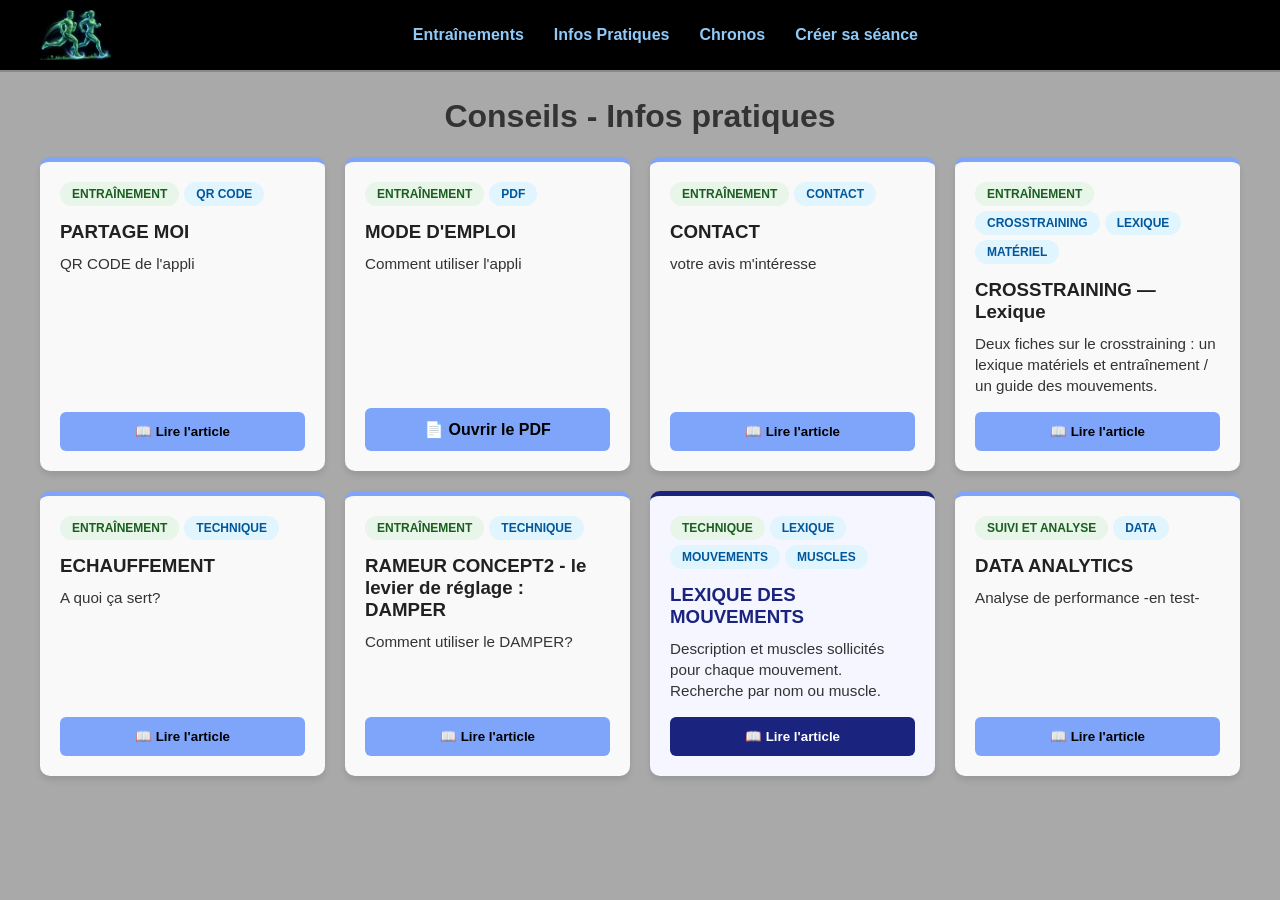
<file: conseils.html>
<!DOCTYPE html>
<html lang="fr">
<head>
    <meta charset="UTF-8">
    <meta name="viewport" content="width=device-width, initial-scale=1.0">
    <link rel="icon" type="image/png" href="images/2090184-cddc39_ico.png">
    <title>Conseils</title>
    <link rel="stylesheet" href="style.css">
</head>
<body>

<nav>
    <div class="nav-container">
        <div class="logo">
            <a href="index.html">
                <img src="images/2090184-cddc39.png" alt="Logo">
            </a>
        </div>
        <ul>
            <li>
                <a href="#">Entraînements</a>
                <ul class="submenu">
                    <li><a href="index.html">Crosstraining - Renfo - Muscu</a></li>
                    <li><a href="LL_pompes.html">S'améliorer au LL et pompes</a></li>
                    <li><a href="course.html">Course à pied</a></li>
                    <li><a href="velo.html">Vélo</a></li>
                </ul>
            </li>
            <li>
                <a href="#">Infos Pratiques</a>
                <ul class="submenu">
                    <li><a href="mode_emploi.html">Modes d'emploi</a></li>
                    <li><a href="conseils.html">Conseils</a></li>
                </ul>
            </li>
            <li><a href="chrono.html">Chronos</a></li>
            <li><a href="seances_perso.html">Créer sa séance</a></li>
        </ul>
        <div class="nav-spacer"></div>
    </div>
</nav>
  
<main>
    <h1>Conseils - Infos pratiques</h1>
    <div id="conseils-grid" class="card-grid"></div>
</main>

<!-- Modale conseil -->
<div id="modal-overlay" role="dialog" aria-modal="true" aria-labelledby="modal-title">
    <div id="modal-box">
        <button id="modal-close" aria-label="Fermer">✕</button>
        <div id="modal-header">
            <h2 id="modal-title"></h2>
            <div class="modal-badges" id="modal-badges"></div>
        </div>
        <div id="modal-body"></div>
        <div id="modal-footer">
            <button class="btn-modal-close" onclick="closeModal()">Fermer</button>
        </div>
    </div>
</div>

<button id="backToTop" title="Retour en haut">↑</button>
<script src="conseils.js"></script>

</body>
</html>
</file>
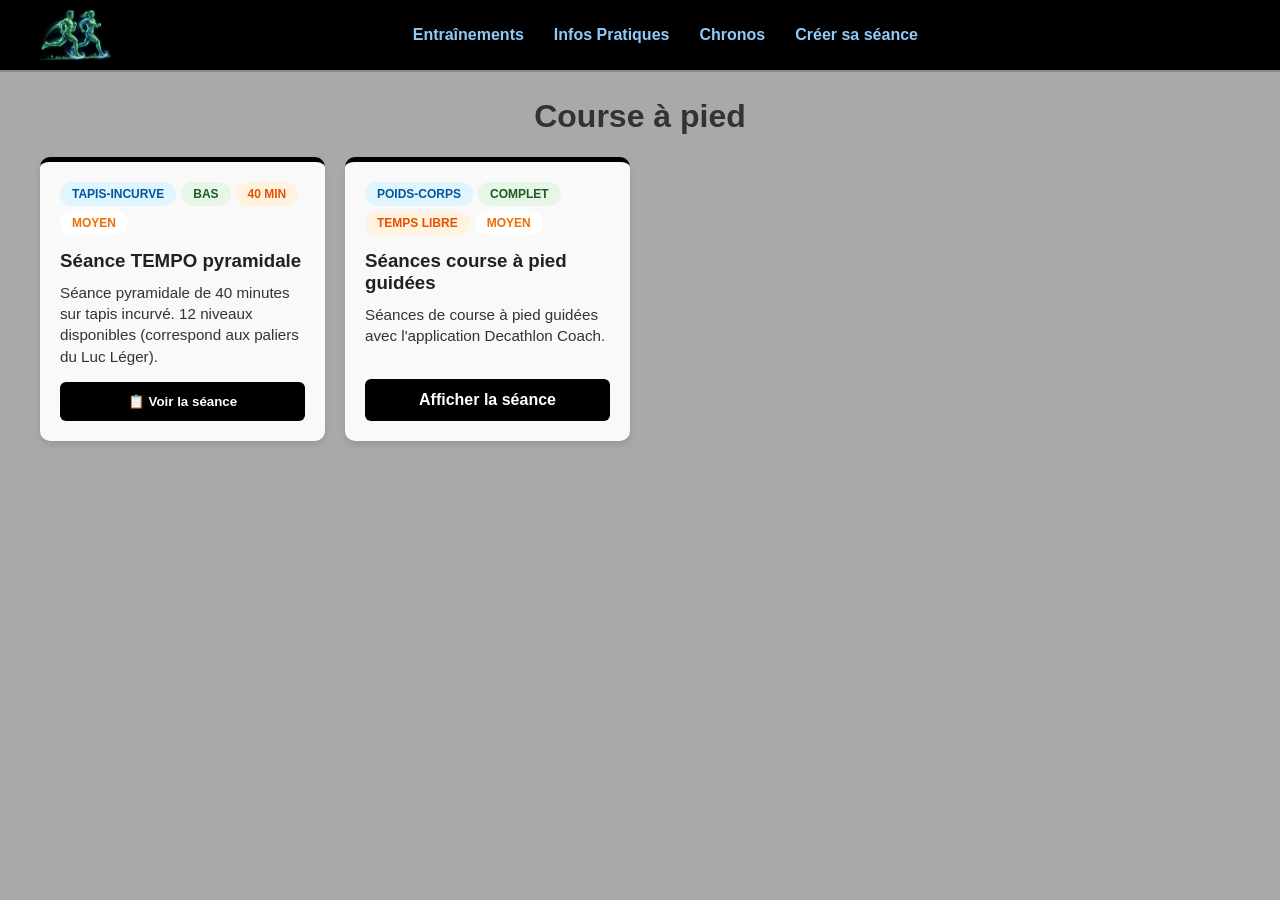
<file: course.html>
<!DOCTYPE html>
<html lang="fr">
<head>
    <meta charset="UTF-8">
    <meta name="viewport" content="width=device-width, initial-scale=1.0">
    <link rel="icon" type="image/png" href="images/2090184-cddc39_ico.png">
    <title>Course à pied</title>
    <link rel="stylesheet" href="style.css">
</head>
<body>

<nav>
    <div class="nav-container">
        <div class="logo">
            <a href="index.html">
                <img src="images/2090184-cddc39.png" alt="Logo">
            </a>
        </div>
        <ul>
            <li>
                <a href="#">Entraînements</a>
                <ul class="submenu">
                    <li><a href="index.html">Crosstraining - Renfo - Muscu</a></li>
                    <li><a href="LL_pompes.html">S'améliorer au LL et pompes</a></li>
                    <li><a href="course.html">Course à pied</a></li>
                    <li><a href="velo.html">Vélo</a></li>
                </ul>
            </li>
            <li>
                <a href="#">Infos Pratiques</a>
                <ul class="submenu">
                    <li><a href="mode_emploi.html">Modes d'emploi</a></li>
                    <li><a href="conseils.html">Conseils</a></li>
                </ul>
            </li>
            <li><a href="chrono.html">Chronos</a></li>
            <li><a href="seances_perso.html">Créer sa séance</a></li>
        </ul>
        <div class="nav-spacer"></div>
    </div>
</nav>


<main>
    <h1>Course à pied</h1>
    <div id="course-grid" class="card-grid"></div>
</main>

<!-- Modale séance -->
<div id="modal-overlay" role="dialog" aria-modal="true" aria-labelledby="modal-title">
    <div id="modal-box">
        <button id="modal-close" aria-label="Fermer">✕</button>
        <div id="modal-header">
            <h2 id="modal-title"></h2>
            <div class="modal-badges" id="modal-badges"></div>
        </div>
        <div id="modal-body"></div>
        <div id="modal-footer">
            <button class="btn-modal-close" onclick="closeModal()">Fermer la fiche</button>
        </div>
    </div>
</div>

<button id="backToTop" title="Retour en haut">↑</button>
<script src="course.js"></script>

</body>
</html>
</file>
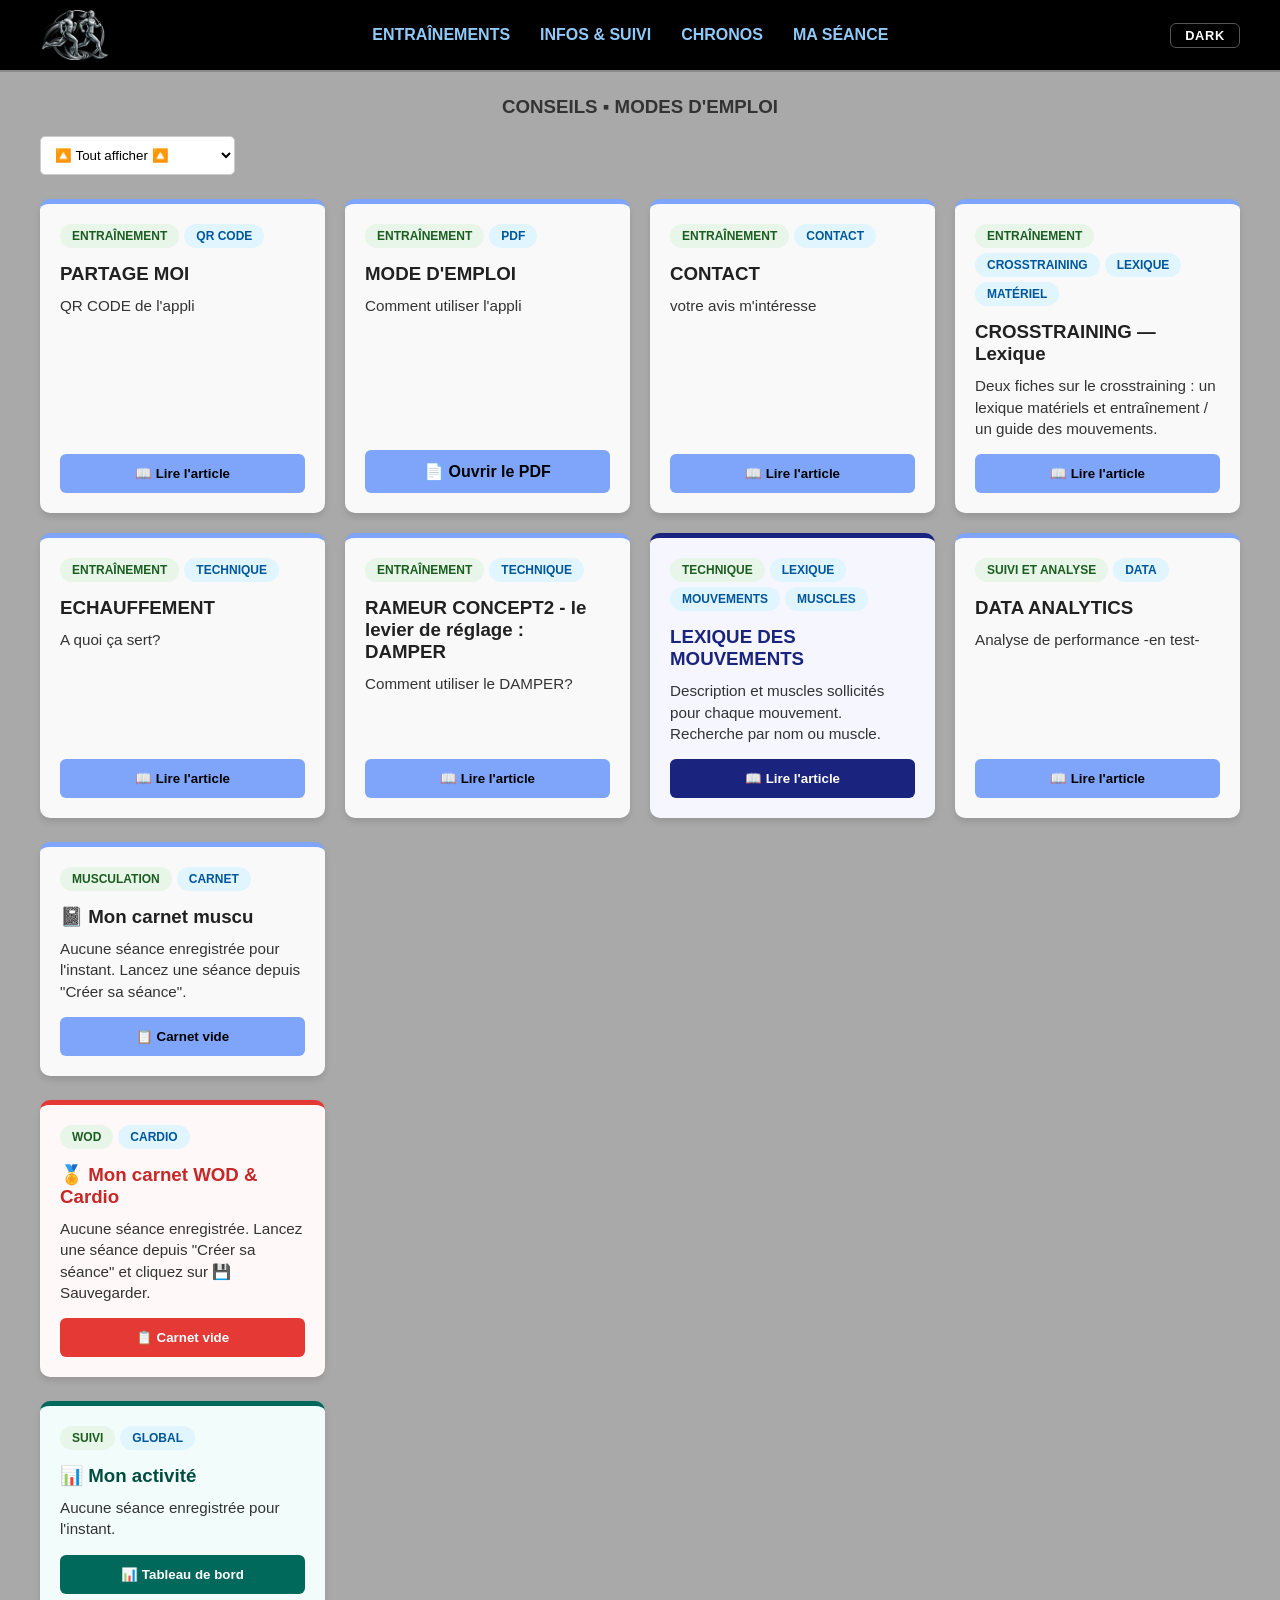
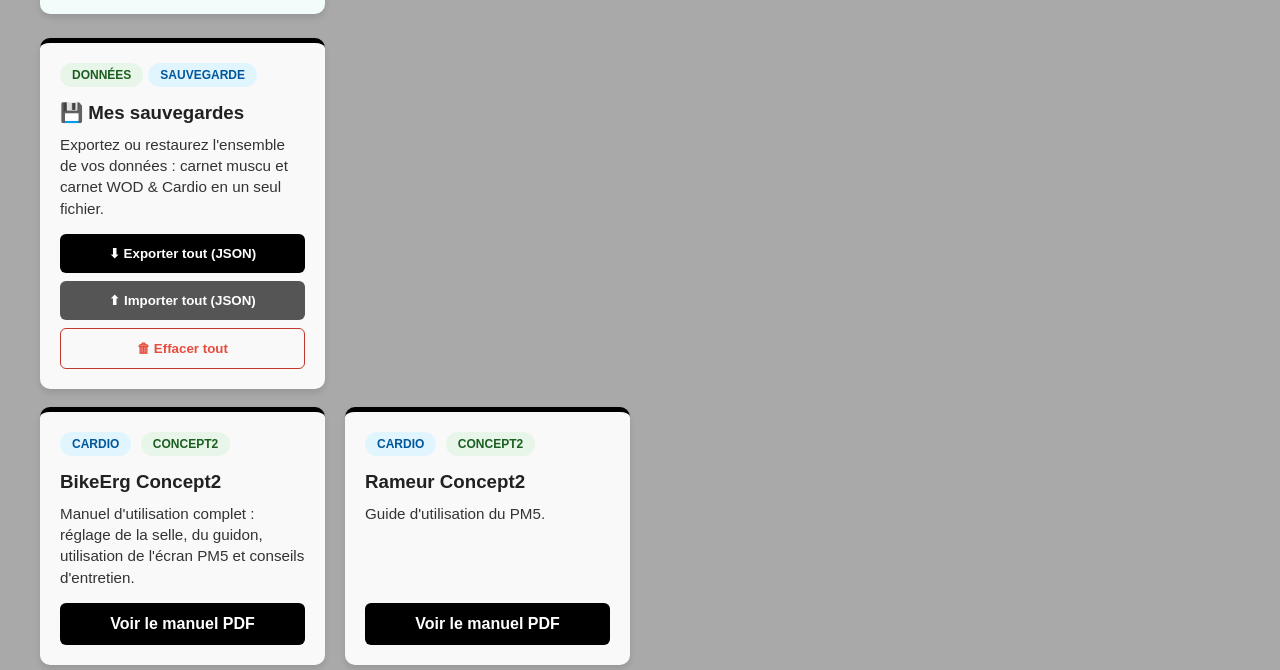
<file: infos.html>
<!DOCTYPE html>
<html lang="fr">
<head>
    <meta charset="UTF-8">
    <meta name="viewport" content="width=device-width, initial-scale=1.0">
    <link rel="icon" type="image/png" href="images/2090184-cddc39_ico.png">
    <title>Infos Pratiques - THT</title>
    <link rel="stylesheet" href="style.css">
</head>
<body>

<nav>
    <div class="nav-container">
        <div class="logo">
            <a href="index.html">
                <img src="images/ICONETHT_1.png" alt="Logo">
            </a>
        </div>
        <ul>
            <li><a href="index.html">ENTRAÎNEMENTS</a></li>
            <li><a href="infos.html">INFOS &amp; SUIVI</a></li>
            <li><a href="chrono.html">CHRONOS</a></li>
            <li><a href="seances_perso.html">MA SÉANCE</a></li>
        </ul>
        <div class="nav-spacer"></div>
        <button id="btn-darkmode" onclick="toggleDarkMode()" title="Mode sombre / clair" style="background:none;border:1px solid #555;border-radius:6px;font-size:0.8em;font-weight:700;cursor:pointer;padding:4px 10px;color:#fff;width:70px;letter-spacing:0.05em;">DARK</button>
    </div>
</nav>

<main>
    <h3 style="text-align: center;">CONSEILS ▪️ MODES D'EMPLOI</h3>

    <!-- Filtre -->
    <div class="filter-bar" style="margin-bottom: 24px;">
        <select id="filter-infos" onchange="filterInfos(this.value)">
            <option value="all">🔼 Tout afficher 🔼</option>
            <option value="conseils">Conseils</option>
            <option value="modeemploi">Modes d'emploi</option>
            <option value="carnet">📓 Carnet muscu</option>
            <option value="carnetwod">🏅 Carnet WOD & Cardio</option>
            <option value="monactivite">📊 Mon activité</option>
            <option value="sauvegarde">💾 Mes sauvegardes</option>
        </select>
    </div>

    <!-- Grille conseils -->
    <div id="section-conseils">
        <div id="conseils-grid" class="card-grid"></div>
    </div>
<br>
    <!-- Grille modes d'emploi -->
    <div id="section-modeemploi">
        <div class="card-grid">
            <div class="card card-cardio">
                <div>
                    <span class="tag tag-material">Cardio</span>
                    <span class="tag tag-body">Concept2</span>
                    <h3>BikeErg Concept2</h3>
                    <div class="card-desc">
                        Manuel d'utilisation complet : réglage de la selle, du guidon, utilisation de l'écran PM5 et conseils d'entretien.
                    </div>
                </div>
                <div class="card-buttons">
                    <a href="docs/Concept2_BikeErg_Manual.pdf" target="_blank" class="btn-full">Voir le manuel PDF</a>
                </div>
            </div>

            <div class="card card-cardio">
                <div>
                    <span class="tag tag-material">Cardio</span>
                    <span class="tag tag-body">Concept2</span>
                    <h3>Rameur Concept2</h3>
                    <div class="card-desc">
                        Guide d'utilisation du PM5.
                    </div>
                </div>
                <div class="card-buttons">
                    <a href="docs/PM5_QuickStartGuide_MultiLanguage_rameur.pdf" target="_blank" class="btn-full">Voir le manuel PDF</a>
                </div>
            </div>
        </div>
    </div>
</main>

<!-- Modale conseil -->
<div id="modal-overlay" role="dialog" aria-modal="true" aria-labelledby="modal-title">
    <div id="modal-box">
        <button id="modal-close" aria-label="Fermer">✕</button>
        <div id="modal-header">
            <h2 id="modal-title"></h2>
            <div class="modal-badges" id="modal-badges"></div>
        </div>
        <div id="modal-body"></div>
        <div id="modal-footer">
            <button class="btn-modal-close" onclick="closeModal()">Fermer</button>
        </div>
    </div>
</div>

<button id="backToTop" title="Retour en haut">↑</button>

<script src="conseils.js"></script>
<script>
function filterInfos(val) {
    var conseils    = document.getElementById('section-conseils');
    var modeemploi  = document.getElementById('section-modeemploi');
    var carnet      = document.getElementById('section-carnet');
    var carnetwod   = document.getElementById('section-carnet-wod');
    var monactivite = document.getElementById('section-mon-activite');
    var sauvegarde  = document.getElementById('section-sauvegarde');
    function show(el) { if (el) el.style.display = 'block'; }
    function hide(el) { if (el) el.style.display = 'none'; }
    if (val === 'conseils') {
        show(conseils); hide(modeemploi); hide(carnet); hide(carnetwod); hide(monactivite); hide(sauvegarde);
    } else if (val === 'modeemploi') {
        hide(conseils); show(modeemploi); hide(carnet); hide(carnetwod); hide(monactivite); hide(sauvegarde);
    } else if (val === 'carnet') {
        hide(conseils); hide(modeemploi); show(carnet); hide(carnetwod); hide(monactivite); hide(sauvegarde);
    } else if (val === 'carnetwod') {
        hide(conseils); hide(modeemploi); hide(carnet); show(carnetwod); hide(monactivite); hide(sauvegarde);
    } else if (val === 'monactivite') {
        hide(conseils); hide(modeemploi); hide(carnet); hide(carnetwod); show(monactivite); hide(sauvegarde);
    } else if (val === 'sauvegarde') {
        hide(conseils); hide(modeemploi); hide(carnet); hide(carnetwod); hide(monactivite); show(sauvegarde);
    } else {
        show(conseils); show(modeemploi); show(carnet); show(carnetwod); show(monactivite); show(sauvegarde);
    }
}
</script>

<script>
function toggleDarkMode() {
    var isDark = document.body.classList.toggle('dark-mode');
    localStorage.setItem('tht_darkmode', isDark ? '1' : '0');
    document.getElementById('btn-darkmode').textContent = isDark ? 'LIGHT' : 'DARK';
}
(function() {
    if (localStorage.getItem('tht_darkmode') === '1') {
        document.body.classList.add('dark-mode');
        var btn = document.getElementById('btn-darkmode');
        if (btn) btn.textContent = 'LIGHT';
    }
})();
</script>
</body>
</html>
</file>
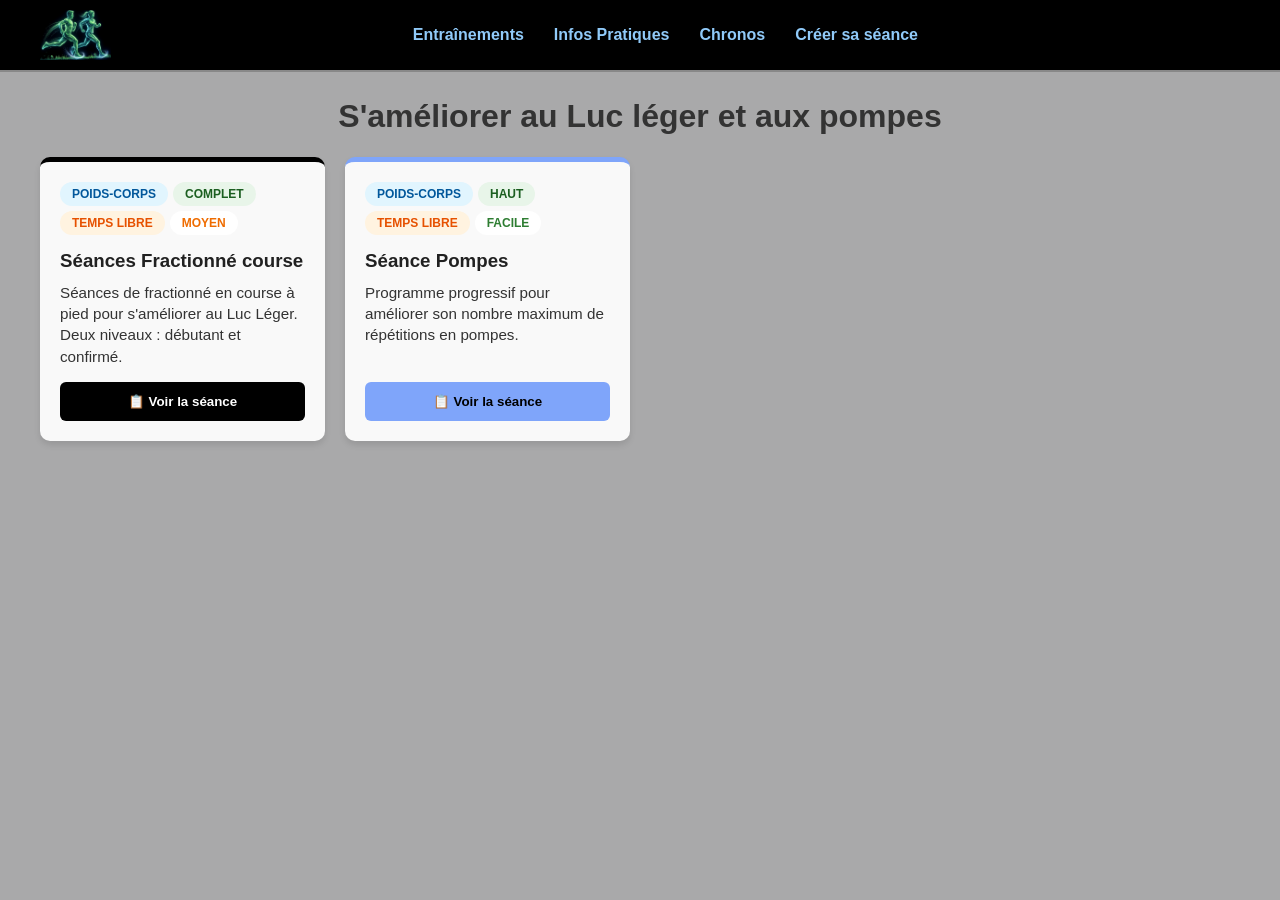
<file: LL_pompes.html>
<!DOCTYPE html>
<html lang="fr">
<head>
    <meta charset="UTF-8">
    <meta name="viewport" content="width=device-width, initial-scale=1.0">
    <link rel="icon" type="image/png" href="images/2090184-cddc39_ico.png">
    <title>Luc léger et POMPES</title>
    <link rel="stylesheet" href="style.css">
</head>
<body>

<nav>
    <div class="nav-container">
        <div class="logo">
            <a href="index.html">
                <img src="images/2090184-cddc39.png" alt="Logo">
            </a>
        </div>
        <ul>
            <li>
                <a href="#">Entraînements</a>
                <ul class="submenu">
                    <li><a href="index.html">Crosstraining - Renfo - Muscu</a></li>
                    <li><a href="LL_pompes.html">S'améliorer au LL et pompes</a></li>
                    <li><a href="course.html">Course à pied</a></li>
                    <li><a href="velo.html">Vélo</a></li>
                </ul>
            </li>
            <li>
                <a href="#">Infos Pratiques</a>
                <ul class="submenu">
                    <li><a href="mode_emploi.html">Modes d'emploi</a></li>
                    <li><a href="conseils.html">Conseils</a></li>
                </ul>
            </li>
            <li><a href="chrono.html">Chronos</a></li>
            <li><a href="seances_perso.html">Créer sa séance</a></li>
        </ul>
        <div class="nav-spacer"></div>
    </div>
</nav>
    
<main>
    <h1>S'améliorer au Luc léger et aux pompes</h1>
    <div id="ll-grid" class="card-grid"></div>
</main>

<!-- Modale séance -->
<div id="modal-overlay" role="dialog" aria-modal="true" aria-labelledby="modal-title">
    <div id="modal-box">
        <button id="modal-close" aria-label="Fermer">✕</button>
        <div id="modal-header">
            <h2 id="modal-title"></h2>
            <div class="modal-badges" id="modal-badges"></div>
        </div>
        <div id="modal-body"></div>
        <div id="modal-footer">
            <button class="btn-modal-close" onclick="closeModal()">Fermer la fiche</button>
        </div>
    </div>
</div>

<button id="backToTop" title="Retour en haut">↑</button>
<script src="ll_pompes.js"></script>

</body>
</html>
</file>
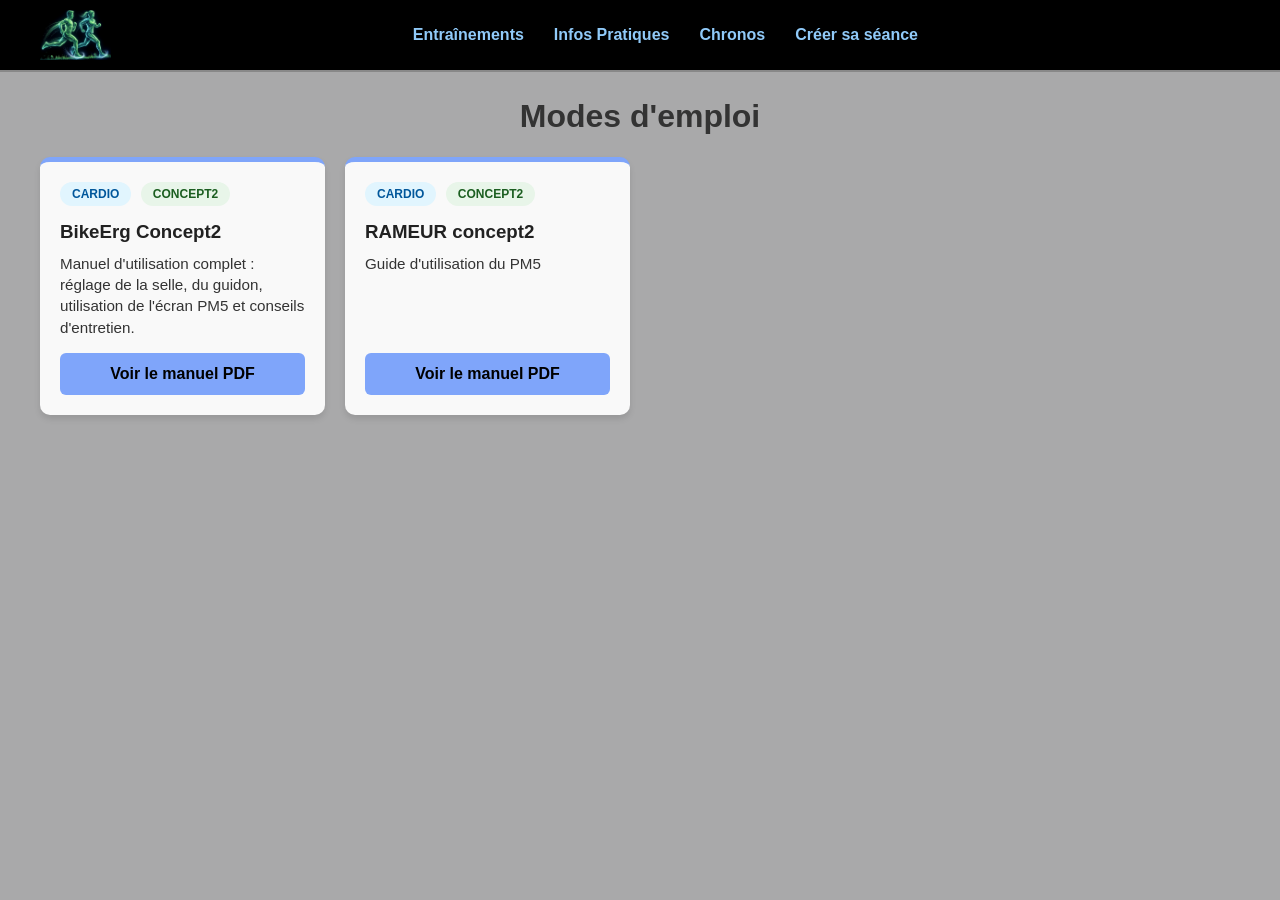
<file: mode_emploi.html>
<!DOCTYPE html>
<html lang="fr">
<head>
    <meta charset="UTF-8">
    <meta name="viewport" content="width=device-width, initial-scale=1.0">
    <link rel="icon" type="image/png" href="images/2090184-cddc39_ico.png">
    <title>Modes d'emploi</title>
    <link rel="stylesheet" href="style.css">
</head>
<body>

<nav>
    <div class="nav-container">
        <div class="logo">
            <a href="index.html">
                <img src="images/2090184-cddc39.png" alt="Logo">
            </a>
        </div>
        <ul>
            <li>
                <a href="#">Entraînements</a>
                <ul class="submenu">
                    <li><a href="index.html">Crosstraining - Renfo - Muscu</a></li>
                    <li><a href="LL_pompes.html">S'améliorer au LL et pompes</a></li>
                    <li><a href="course.html">Course à pied</a></li>
                    <li><a href="velo.html">Vélo</a></li>
                </ul>
            </li>
            <li>
                <a href="#">Infos Pratiques</a>
                <ul class="submenu">
                    <li><a href="mode_emploi.html">Modes d'emploi</a></li>
                    <li><a href="conseils.html">Conseils</a></li>
                </ul>
            </li>
            <li><a href="chrono.html">Chronos</a></li>
            <li><a href="seances_perso.html">Créer sa séance</a></li>
        </ul>
        <div class="nav-spacer"></div>
    </div>
</nav>
    
    
<main>
    <h1>Modes d'emploi</h1>
    
    <div class="card-grid">
        
        <div class="card card-muscu"> <div>
                <span class="tag tag-material">Cardio</span>
                <span class="tag tag-body">Concept2</span>
                <h3>BikeErg Concept2</h3>
                <div class="card-desc">
                    Manuel d'utilisation complet : réglage de la selle, du guidon, utilisation de l'écran PM5 et conseils d'entretien.
                </div>
            </div>
            <div class="card-buttons">
                <a href="docs/Concept2_BikeErg_Manual.pdf" target="_blank" class="btn-full">Voir le manuel PDF</a>
            </div>
        </div>
        
    
    
    <div class="card-grid">
    <div class="card card-muscu"> <div>
                <span class="tag tag-material">Cardio</span>
                <span class="tag tag-body">Concept2</span>
                <h3>RAMEUR concept2</h3>
                <div class="card-desc">
                    Guide d'utilisation du PM5
                </div>
            </div>
            <div class="card-buttons">
                <a href="docs/PM5_QuickStartGuide_MultiLanguage_rameur.pdf" target="_blank" class="btn-full">Voir le manuel PDF</a>
            </div>
        </div>
    </div>
    </div>
        
    
    
    </main>
    <button id="backToTop" title="Retour en haut">↑</button>
    <script src="script.js"></script>

</body>
</html>
</file>
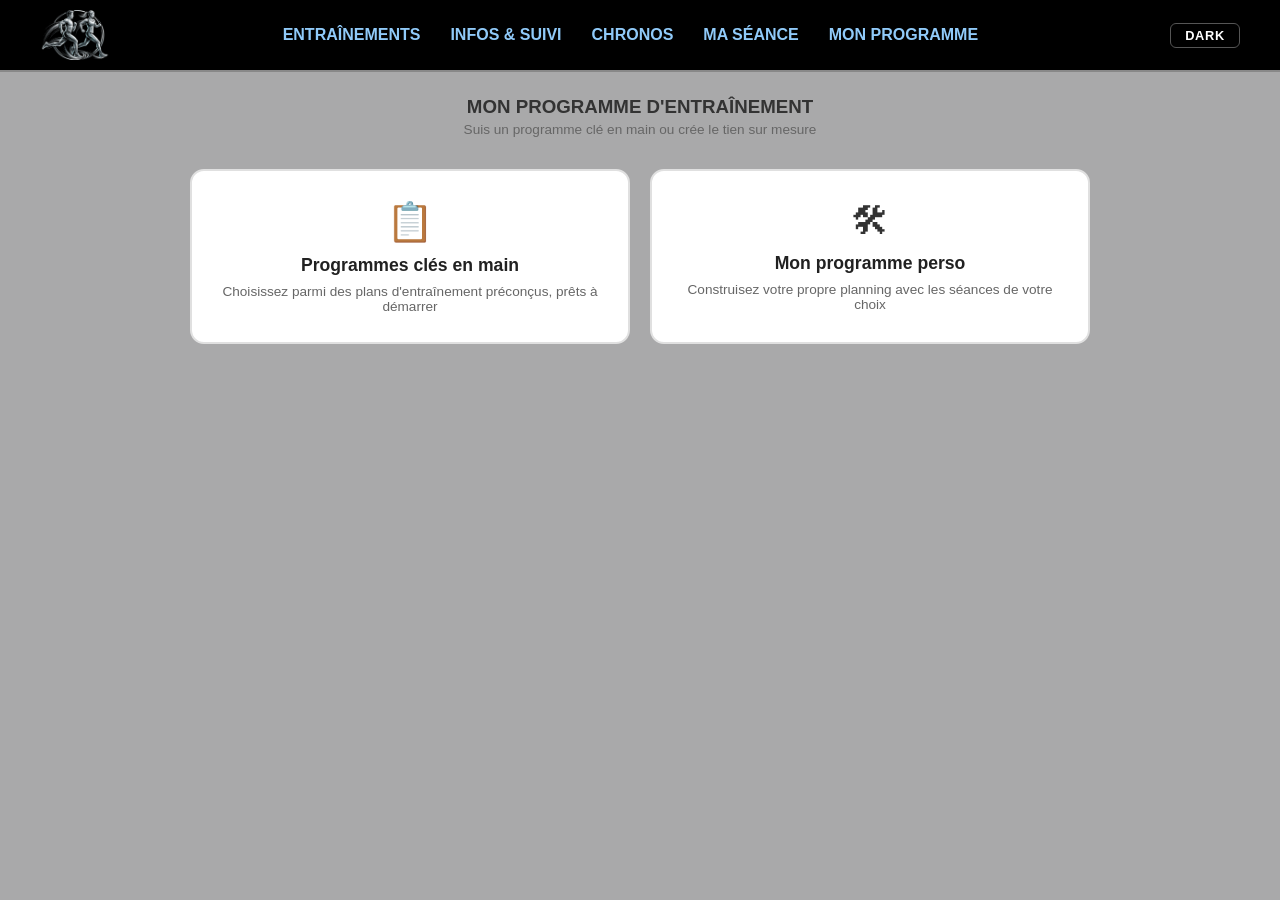
<file: programme.html>
<!DOCTYPE html>
<html lang="fr">
<head>
<meta charset="UTF-8">
<meta name="viewport" content="width=device-width, initial-scale=1.0">
<link rel="icon" type="image/png" href="images/2090184-cddc39_ico.png">
<title>Mon Programme — THT</title>
<link rel="stylesheet" href="style.css">
<style>
/* ── Variables & base ── */
:root {
  --acc: #cddc39;
  --acc2: #aec030;
  --bg-card: #fff;
  --border: #e0e0e0;
  --text: #212121;
  --text2: #666;
  --done: #2e7d32;
  --todo: #1a237e;
  --ext-color: #00695c;
}
body.dark-mode {
  --bg-card: #1e2030;
  --border: #333;
  --text: #f0f0f0;
  --text2: #aaa;
}

/* ── Layout ── */
.prog-wrap { max-width: 900px; margin: 0 auto; padding: 0 16px 60px; }

/* ── Vue accueil ── */
.home-grid {
  display: grid;
  grid-template-columns: 1fr 1fr;
  gap: 20px;
  margin: 32px 0;
}
@media(max-width:600px){ .home-grid { grid-template-columns: 1fr; } }
.home-card {
  background: var(--bg-card);
  border: 2px solid var(--border);
  border-radius: 14px;
  padding: 28px 24px;
  cursor: pointer;
  transition: border-color .2s, box-shadow .2s;
  text-align: center;
}
.home-card:hover { border-color: var(--acc); box-shadow: 0 4px 18px rgba(0,0,0,.1); }
.home-card .home-icon { font-size: 2.4em; margin-bottom: 10px; }
.home-card h3 { margin: 0 0 8px; font-size: 1.1em; color: var(--text); }
.home-card p  { margin: 0; font-size: 0.85em; color: var(--text2); }

/* ── Section title ── */
.prog-section-title {
  font-size: 1em;
  font-weight: 700;
  letter-spacing: .08em;
  text-transform: uppercase;
  color: var(--acc2);
  margin: 28px 0 14px;
  padding-bottom: 6px;
  border-bottom: 2px solid var(--acc);
}

/* ── Programmes clé en main ── */
.prog-cards-grid {
  display: grid;
  grid-template-columns: repeat(auto-fill, minmax(260px,1fr));
  gap: 16px;
  margin-bottom: 24px;
}
.prog-card {
  background: var(--bg-card);
  border: 1px solid var(--border);
  border-radius: 12px;
  border-top: 4px solid var(--acc);
  padding: 16px 18px;
  cursor: pointer;
  transition: box-shadow .2s;
}
.prog-card:hover { box-shadow: 0 4px 16px rgba(0,0,0,.12); }
.prog-card h4 { margin: 0 0 6px; font-size: 1em; color: var(--text); }
.prog-card .prog-meta { font-size: 0.78em; color: var(--text2); margin-bottom: 8px; }
.prog-card .prog-desc { font-size: 0.83em; color: var(--text); line-height: 1.4; }
.prog-card .prog-tags { margin-top: 10px; display: flex; flex-wrap: wrap; gap: 4px; }
.prog-tag {
  font-size: 0.72em;
  padding: 2px 8px;
  border-radius: 10px;
  background: #e1f5fe;
  color: #01579b;
  font-weight: 600;
}
.prog-tag.objectif { background: #e8f5e9; color: #1b5e20; }
.prog-tag.niveau   { background: #fff3e0; color: #e65100; }

/* ── Aperçu programme clé en main ── */
.prog-apercu {
  background: var(--bg-card);
  border: 1px solid var(--border);
  border-radius: 12px;
  padding: 20px;
  margin-bottom: 20px;
}
.apercu-semaine {
  margin-bottom: 16px;
}
.apercu-semaine-title {
  font-size: 0.78em;
  font-weight: 700;
  letter-spacing: .06em;
  color: var(--text2);
  text-transform: uppercase;
  margin-bottom: 8px;
}
.apercu-jours {
  display: grid;
  grid-template-columns: repeat(7,1fr);
  gap: 4px;
}
@media(max-width:500px){ .apercu-jours { grid-template-columns: repeat(4,1fr); } }
.apercu-jour {
  border-radius: 8px;
  padding: 6px 4px;
  text-align: center;
  font-size: 0.72em;
  border: 1px solid var(--border);
}
.apercu-jour .aj-label { font-weight: 700; color: var(--text2); margin-bottom: 3px; }
.apercu-jour .aj-type  { font-size: 0.9em; }
.apercu-jour.repos     { opacity: .45; }
.apercu-jour.indoor    { background: #f5f6ff; border-color: #9fa8da; }
.apercu-jour.exterieur { background: #f2fdfb; border-color: #80cbc4; }
body.dark-mode .apercu-jour.indoor    { background: #1e2030; border-color: #3949ab; }
body.dark-mode .apercu-jour.exterieur { background: #1a2a28; border-color: #00796b; }

/* ── Builder ── */
.builder-step {
  background: var(--bg-card);
  border: 1px solid var(--border);
  border-radius: 12px;
  padding: 20px 22px;
  margin-bottom: 16px;
}
.builder-step-num {
  font-size: 0.72em;
  font-weight: 700;
  letter-spacing: .08em;
  color: var(--acc2);
  text-transform: uppercase;
  margin-bottom: 4px;
}
.builder-step h4 { margin: 0 0 14px; font-size: 1em; color: var(--text); }

.prog-input-row { display: flex; flex-wrap: wrap; gap: 12px; margin-bottom: 12px; }
.prog-input-group { display: flex; flex-direction: column; gap: 4px; flex: 1; min-width: 140px; }
.prog-input-group label { font-size: 0.8em; color: var(--text2); font-weight: 600; }
.prog-input-group select,
.prog-input-group input[type=number],
.prog-input-group input[type=date] {
  padding: 8px 10px;
  border: 1px solid var(--border);
  border-radius: 8px;
  font-size: 0.9em;
  background: var(--bg-card);
  color: var(--text);
}

/* Jours de la semaine */
.jours-picker { display: flex; gap: 8px; flex-wrap: wrap; margin-bottom: 12px; }
.jour-btn {
  width: 42px; height: 42px;
  border-radius: 50%;
  border: 2px solid var(--border);
  background: none;
  font-size: 0.78em;
  font-weight: 700;
  cursor: pointer;
  color: var(--text);
  transition: all .15s;
}
.jour-btn.actif { background: var(--acc); border-color: var(--acc2); color: #000; }

/* Slots jour */
.slots-grid { display: flex; flex-direction: column; gap: 10px; }
.slot-jour {
  border: 1px solid var(--border);
  border-radius: 10px;
  padding: 12px 14px;
}
.slot-jour-header {
  display: flex;
  align-items: center;
  gap: 10px;
  margin-bottom: 10px;
}
.slot-jour-label {
  font-weight: 700;
  font-size: 0.9em;
  color: var(--text);
  min-width: 50px;
}
.slot-type-btns { display: flex; gap: 6px; flex-wrap: wrap; }
.slot-type-btn {
  font-size: 0.75em;
  padding: 4px 12px;
  border-radius: 16px;
  border: 1px solid var(--border);
  cursor: pointer;
  background: none;
  color: var(--text);
  transition: all .15s;
}
.slot-type-btn.actif-indoor    { background: #e8eaf6; border-color: #5c6bc0; color: #1a237e; font-weight: 700; }
.slot-type-btn.actif-exterieur { background: #e8f5e9; border-color: #66bb6a; color: #1b5e20; font-weight: 700; }
.slot-type-btn.actif-repos     { background: #f5f5f5; border-color: #bbb; color: #555; font-weight: 700; }
body.dark-mode .slot-type-btn.actif-repos { background: #333; }

.slot-indoor-config, .slot-ext-config { margin-top: 10px; }
.slot-seance-choisie {
  display: flex;
  align-items: center;
  gap: 8px;
  font-size: 0.82em;
  color: var(--text);
  flex-wrap: wrap;
}
.slot-seance-name { font-weight: 600; }
.btn-choisir-seance {
  font-size: 0.78em;
  padding: 5px 12px;
  border-radius: 16px;
  border: 1px solid var(--acc2);
  background: none;
  color: var(--acc2);
  cursor: pointer;
  transition: background .15s;
}
.btn-choisir-seance:hover { background: var(--acc); color: #000; border-color: var(--acc); }

.slot-ext-form { display: flex; flex-wrap: wrap; gap: 8px; margin-top: 8px; }
.slot-ext-form select,
.slot-ext-form input { flex: 1; min-width: 130px; padding: 6px 8px; border: 1px solid var(--border); border-radius: 6px; font-size: 0.82em; background: var(--bg-card); color: var(--text); }

/* ── Planning actif ── */
.planning-header {
  background: var(--bg-card);
  border: 1px solid var(--border);
  border-radius: 12px;
  padding: 18px 20px;
  margin-bottom: 16px;
}
.planning-titre { font-size: 1.1em; font-weight: 700; color: var(--text); margin-bottom: 6px; }
.planning-progress-bar {
  height: 8px;
  background: var(--border);
  border-radius: 4px;
  overflow: hidden;
  margin: 10px 0 4px;
}
.planning-progress-fill {
  height: 100%;
  background: var(--acc);
  border-radius: 4px;
  transition: width .4s;
}
.planning-progress-label { font-size: 0.8em; color: var(--text2); }

.semaine-block { margin-bottom: 28px; }
.semaine-label {
  font-size: 0.82em;
  font-weight: 700;
  letter-spacing: .07em;
  text-transform: uppercase;
  color: var(--text2);
  margin-bottom: 10px;
  display: flex;
  align-items: center;
  gap: 8px;
}
.semaine-label .sem-badge {
  background: var(--acc);
  color: #000;
  font-size: 0.85em;
  padding: 1px 8px;
  border-radius: 10px;
}

.jour-planning {
  display: flex;
  align-items: center;
  gap: 12px;
  background: var(--bg-card);
  border: 1px solid var(--border);
  border-radius: 10px;
  padding: 12px 16px;
  margin-bottom: 8px;
  flex-wrap: wrap;
}
.jp-status { font-size: 1.1em; min-width: 24px; }
.jp-label { font-size: 0.8em; color: var(--text2); font-weight: 700; min-width: 38px; }
.jp-info { flex: 1; min-width: 160px; }
.jp-titre { font-size: 0.92em; font-weight: 600; color: var(--text); }
.jp-meta  { font-size: 0.75em; color: var(--text2); margin-top: 2px; }
.jp-actions { display: flex; gap: 6px; flex-wrap: wrap; }
.jp-btn {
  font-size: 0.78em;
  padding: 6px 14px;
  border-radius: 16px;
  border: none;
  cursor: pointer;
  font-weight: 600;
  transition: opacity .15s;
}
.jp-btn:hover { opacity: .82; }
.jp-btn-lancer    { background: #1a237e; color: #fff; }
.jp-btn-exterieur { background: #00695c; color: #fff; }
.jp-btn-relancer  { background: #555; color: #fff; }
.jp-btn-valider   { background: var(--acc); color: #000; }
.jp-repos { opacity: .45; font-style: italic; font-size: 0.85em; color: var(--text2); }
.jp-today { border-color: var(--acc); box-shadow: 0 0 0 2px var(--acc); }

/* ── Modale recherche séance ── */
#modal-catalogue {
  display: none;
  position: fixed;
  inset: 0;
  background: rgba(0,0,0,.6);
  z-index: 8000;
  align-items: flex-start;
  justify-content: center;
  padding: 40px 12px;
  overflow-y: auto;
}
#modal-catalogue.open { display: flex; }
#cat-box {
  background: var(--bg-card);
  border-radius: 14px;
  width: 100%;
  max-width: 600px;
  padding: 22px;
  position: relative;
}
#cat-search {
  width: 100%;
  padding: 10px 12px;
  border: 1px solid var(--border);
  border-radius: 8px;
  font-size: 0.9em;
  box-sizing: border-box;
  margin-bottom: 10px;
  background: var(--bg-card);
  color: var(--text);
}
.cat-filters { display: flex; gap: 6px; flex-wrap: wrap; margin-bottom: 12px; }
.cat-filter { padding: 4px 12px; border-radius: 14px; border: 1px solid var(--border); background: none; font-size: 0.78em; cursor: pointer; color: var(--text); }
.cat-filter.actif { background: var(--acc); border-color: var(--acc2); color: #000; font-weight: 700; }
.cat-list { max-height: 380px; overflow-y: auto; display: flex; flex-direction: column; gap: 6px; }
.cat-item {
  display: flex;
  align-items: center;
  gap: 10px;
  padding: 10px 12px;
  border: 1px solid var(--border);
  border-radius: 8px;
  cursor: pointer;
  transition: border-color .15s;
}
.cat-item:hover { border-color: var(--acc); background: #fafff0; }
body.dark-mode .cat-item:hover { background: #2a3020; }
.cat-item-title { font-size: 0.88em; font-weight: 600; color: var(--text); flex: 1; }
.cat-item-meta  { font-size: 0.75em; color: var(--text2); }

/* ── Modale saisie extérieure ── */
#modal-ext {
  display: none;
  position: fixed;
  inset: 0;
  background: rgba(0,0,0,.6);
  z-index: 8000;
  align-items: center;
  justify-content: center;
  padding: 20px;
}
#modal-ext.open { display: flex; }
#ext-box {
  background: var(--bg-card);
  border-radius: 14px;
  width: 100%;
  max-width: 420px;
  padding: 24px;
}
#ext-box h3 { margin: 0 0 16px; font-size: 1em; color: var(--text); }
.ext-form-row { display: flex; flex-direction: column; gap: 4px; margin-bottom: 12px; }
.ext-form-row label { font-size: 0.8em; color: var(--text2); font-weight: 600; }
.ext-form-row input, .ext-form-row select, .ext-form-row textarea {
  padding: 8px 10px;
  border: 1px solid var(--border);
  border-radius: 8px;
  font-size: 0.88em;
  background: var(--bg-card);
  color: var(--text);
}
.ext-form-row textarea { resize: vertical; min-height: 60px; }

/* ── Boutons généraux ── */
.btn-prog-primary {
  background: var(--acc);
  color: #000;
  border: none;
  border-radius: 8px;
  padding: 11px 24px;
  font-size: 0.92em;
  font-weight: 700;
  cursor: pointer;
  transition: background .15s;
}
.btn-prog-primary:hover { background: var(--acc2); }
.btn-prog-secondary {
  background: none;
  color: var(--text2);
  border: 1px solid var(--border);
  border-radius: 8px;
  padding: 10px 20px;
  font-size: 0.88em;
  cursor: pointer;
  transition: border-color .15s;
}
.btn-prog-secondary:hover { border-color: var(--acc); color: var(--text); }
.btn-row { display: flex; gap: 10px; flex-wrap: wrap; margin-top: 16px; }
.btn-danger { color: #c62828; border-color: #c62828; }
.btn-danger:hover { background: #fce4ec; }
</style>
</head>
<body>

<nav>
  <div class="nav-container">
    <div class="logo">
      <a href="index.html"><img src="images/ICONETHT_1.png" alt="Logo"></a>
    </div>
    <ul>
      <li><a href="index.html">ENTRAÎNEMENTS</a></li>
      <li><a href="infos.html">INFOS &amp; SUIVI</a></li>
      <li><a href="chrono.html">CHRONOS</a></li>
      <li><a href="seances_perso.html">MA SÉANCE</a></li>
      <li><a href="programme.html" class="active">MON PROGRAMME</a></li>
    </ul>
    <div class="nav-spacer"></div>
    <button id="btn-darkmode" onclick="toggleDarkMode()" style="background:none;border:1px solid #555;border-radius:6px;font-size:0.8em;font-weight:700;cursor:pointer;padding:4px 10px;color:#fff;width:70px;letter-spacing:0.05em;">DARK</button>
  </div>
</nav>

<main>
<div class="prog-wrap">
  <h3 style="text-align:center;margin-bottom:4px;">MON PROGRAMME D'ENTRAÎNEMENT</h3>
  <p style="text-align:center;font-size:0.85em;color:var(--text2);margin-top:0;">Suis un programme clé en main ou crée le tien sur mesure</p>

  <!-- ═══════════════════ VUE ACCUEIL ═══════════════════ -->
  <div id="vue-accueil">

    <!-- Programme actif en cours -->
    <div id="bloc-programme-actif" style="display:none;">
      <div class="prog-section-title">Programme en cours</div>
      <div id="resume-actif" class="planning-header" style="cursor:pointer;" onclick="afficherPlanning()">
        <div class="planning-titre" id="resume-titre">—</div>
        <div class="planning-progress-bar"><div class="planning-progress-fill" id="resume-fill" style="width:0%"></div></div>
        <div class="planning-progress-label" id="resume-label">—</div>
        <div style="margin-top:10px;font-size:0.82em;color:var(--acc2);font-weight:700;">→ Voir mon planning complet</div>
      </div>
      <div class="btn-row">
        <button class="btn-prog-secondary btn-danger" onclick="supprimerProgramme()">🗑 Supprimer ce programme</button>
      </div>
    </div>

    <div class="home-grid">
      <div class="home-card" onclick="afficherCleEnMain()">
        <div class="home-icon">📋</div>
        <h3>Programmes clés en main</h3>
        <p>Choisissez parmi des plans d'entraînement préconçus, prêts à démarrer</p>
      </div>
      <div class="home-card" onclick="afficherBuilder()">
        <div class="home-icon">🛠</div>
        <h3>Mon programme perso</h3>
        <p>Construisez votre propre planning avec les séances de votre choix</p>
      </div>
    </div>
  </div>

  <!-- ═══════════════════ VUE CLÉ EN MAIN ═══════════════════ -->
  <div id="vue-cle-en-main" style="display:none;">
    <button class="btn-prog-secondary" onclick="retourAccueil()" style="margin-bottom:16px;">← Retour</button>
    <div class="prog-section-title">Programmes clés en main</div>
    <div class="prog-cards-grid" id="liste-programmes-cem"></div>

    <!-- Aperçu d'un programme -->
    <div id="apercu-cem" style="display:none;">
      <div class="prog-section-title" id="apercu-titre-section">Aperçu</div>
      <div class="prog-apercu" id="apercu-contenu"></div>
      <div class="btn-row">
        <button class="btn-prog-primary" id="btn-demarrer-cem">▶ Démarrer ce programme</button>
        <button class="btn-prog-secondary" onclick="fermerApercu()">← Retour aux programmes</button>
      </div>
    </div>
  </div>

  <!-- ═══════════════════ VUE BUILDER ═══════════════════ -->
  <div id="vue-builder" style="display:none;">
    <button class="btn-prog-secondary" onclick="retourAccueil()" style="margin-bottom:16px;">← Retour</button>
    <div class="prog-section-title">Créer mon programme perso</div>

    <!-- Étape 1 : Paramètres -->
    <div class="builder-step">
      <div class="builder-step-num">Étape 1</div>
      <h4>Paramètres généraux</h4>
      <div class="prog-input-row">
        <div class="prog-input-group">
          <label>Nom du programme</label>
          <input type="text" id="b-nom" placeholder="Ex: Mon programme été" maxlength="40" style="padding:8px 10px;border:1px solid var(--border);border-radius:8px;font-size:0.9em;background:var(--bg-card);color:var(--text);">
        </div>
        <div class="prog-input-group">
          <label>Nombre de semaines</label>
          <select id="b-semaines">
            <option value="1">1 semaine</option>
            <option value="2">2 semaines</option>
            <option value="4" selected>4 semaines</option>
            <option value="6">6 semaines</option>
            <option value="8">8 semaines</option>
            <option value="10">10 semaines</option>
            <option value="12">12 semaines</option>
          </select>
        </div>
        <div class="prog-input-group">
          <label>Date de départ</label>
          <input type="date" id="b-date-debut">
        </div>
        <div class="prog-input-group">
          <label>Structure</label>
          <select id="b-structure">
            <option value="fixe">Semaine type (répétée)</option>
            <option value="prog">Progression semaine/semaine</option>
          </select>
        </div>
      </div>
    </div>

    <!-- Étape 2 : Jours actifs -->
    <div class="builder-step">
      <div class="builder-step-num">Étape 2</div>
      <h4>Jours d'entraînement</h4>
      <div class="jours-picker" id="jours-picker">
        <button class="jour-btn" data-jour="1">L</button>
        <button class="jour-btn" data-jour="2">Ma</button>
        <button class="jour-btn" data-jour="3">Me</button>
        <button class="jour-btn" data-jour="4">J</button>
        <button class="jour-btn" data-jour="5">V</button>
        <button class="jour-btn" data-jour="6">S</button>
        <button class="jour-btn" data-jour="0">D</button>
      </div>
      <p style="font-size:0.8em;color:var(--text2);margin:0;">Cliquez sur les jours où vous souhaitez vous entraîner</p>
    </div>

    <!-- Étape 3 : Semaines type -->
    <div class="builder-step" id="step-slots">
      <div class="builder-step-num">Étape 3</div>
      <h4>Contenu des séances</h4>
      <p style="font-size:0.82em;color:var(--text2);margin-bottom:14px;" id="step-slots-desc">Pour chaque jour sélectionné, choisissez le type de séance.</p>
      <div id="slots-container"></div>
    </div>

    <div class="btn-row">
      <button class="btn-prog-primary" onclick="activerProgrammePerso()">✅ Activer ce programme</button>
    </div>
  </div>

  <!-- ═══════════════════ VUE PLANNING ═══════════════════ -->
  <div id="vue-planning" style="display:none;">
    <button class="btn-prog-secondary" onclick="retourAccueil()" style="margin-bottom:16px;">← Retour</button>

    <div class="planning-header">
      <div class="planning-titre" id="plan-titre">—</div>
      <div class="planning-progress-bar"><div class="planning-progress-fill" id="plan-fill" style="width:0%"></div></div>
      <div class="planning-progress-label" id="plan-label">—</div>
    </div>

    <div id="planning-semaines"></div>

    <div class="btn-row">
      <button class="btn-prog-secondary btn-danger" onclick="supprimerProgramme()">🗑 Supprimer ce programme</button>
    </div>
  </div>

</div><!-- /prog-wrap -->
</main>

<!-- ═══════ MODALE CATALOGUE ═══════ -->
<div id="modal-catalogue">
  <div id="cat-box">
    <button onclick="fermerCatalogue()" style="position:absolute;top:12px;right:14px;background:none;border:none;font-size:1.3em;cursor:pointer;color:var(--text);">✕</button>
    <h3 style="margin:0 0 14px;font-size:1em;color:var(--text);">Choisir une séance</h3>
    <input type="text" id="cat-search" placeholder="🔍 Rechercher..." oninput="filtrerCatalogue()">
    <div class="cat-filters" id="cat-filters"></div>
    <div class="cat-list" id="cat-list"></div>
  </div>
</div>

<!-- ═══════ MODALE SAISIE EXTÉRIEURE ═══════ -->
<div id="modal-ext">
  <div id="ext-box">
    <h3 id="ext-titre">📍 Saisir ma séance extérieure</h3>
    <div class="ext-form-row">
      <label>Activité</label>
      <select id="ext-activite">
        <option>Course à pied</option>
        <option>Cyclisme sur route</option>
        <option>VTT</option>
        <option>Natation</option>
        <option>Marche / Randonnée</option>
        <option>Autre</option>
      </select>
    </div>
    <div style="display:flex;gap:10px;">
      <div class="ext-form-row" style="flex:1">
        <label>Durée (min)</label>
        <input type="number" id="ext-duree" min="1" max="600" placeholder="60">
      </div>
      <div class="ext-form-row" style="flex:1">
        <label>Distance (km)</label>
        <input type="number" id="ext-distance" min="0" step="0.1" placeholder="10">
      </div>
    </div>
    <div style="display:flex;gap:10px;">
      <div class="ext-form-row" style="flex:1">
        <label>Vitesse moy. (km/h)</label>
        <input type="number" id="ext-vitesse" min="0" step="0.1" placeholder="">
      </div>
      <div class="ext-form-row" style="flex:1">
        <label>Calories (kcal)</label>
        <input type="number" id="ext-kcal" min="0" placeholder="">
      </div>
    </div>
    <div class="ext-form-row">
      <label>Commentaire</label>
      <textarea id="ext-commentaire" placeholder="Conditions, ressenti..."></textarea>
    </div>
    <div class="btn-row">
      <button class="btn-prog-primary" onclick="validerSeanceExt()">✅ Enregistrer</button>
      <button class="btn-prog-secondary" onclick="fermerModalExt()">Annuler</button>
    </div>
  </div>
</div>

<button id="backToTop" title="Retour en haut">↑</button>

<script>
/* ═══════════════════════════════════════════════════════
   DARK MODE
═══════════════════════════════════════════════════════ */
function toggleDarkMode() {
  var isDark = document.body.classList.toggle('dark-mode');
  localStorage.setItem('tht_darkmode', isDark ? '1' : '0');
  document.getElementById('btn-darkmode').textContent = isDark ? 'LIGHT' : 'DARK';
}
(function() {
  if (localStorage.getItem('tht_darkmode') === '1') {
    document.body.classList.add('dark-mode');
    var btn = document.getElementById('btn-darkmode');
    if (btn) btn.textContent = 'LIGHT';
  }
})();

/* ═══════════════════════════════════════════════════════
   CATALOGUE (séances de script.js importées)
   On charge script.js dynamiquement pour accéder à workouts[]
═══════════════════════════════════════════════════════ */
var CATALOGUE = [];
var catalogueSlotCible = null; // { semaineIdx, jourIdx }

function initCatalogue() {
  // workouts est défini dans script.js — si disponible, on l'utilise
  if (typeof workouts !== 'undefined') {
    CATALOGUE = workouts.filter(function(w) {
      return w.details && w.details.chargeable && w.details.chargement;
    });
  }
}

/* ═══════════════════════════════════════════════════════
   PROGRAMMES CLÉ EN MAIN
═══════════════════════════════════════════════════════ */
var PROGRAMMES_CEM = [
  {
    id: 'hybride-debutant-4s',
    titre: 'Hybride Débutant',
    objectif: 'Hybride',
    niveau: 'Débutant',
    jours: 3,
    semaines: 4,
    structure: 'fixe',
    desc: 'Introduction au CrossTraining avec des séances courtes et accessibles. Alternance TABATA, renfo corps complet et cardio extérieur.',
    semaine_type: [
      { jour: 1, label: 'Lundi',     type: 'indoor',    titre: 'WOD TABATA 30/10', icone: '🏋', chargement: { type:'tabata', nom:'WOD TABATA 30/10', travail:30, repos:10, rounds:2, exercices:[{text:'SQUATS'},{text:'BURPEES'},{text:'MOUNTAIN CLIMBERS'},{text:'JUMPING JACKS'},{text:'FENTES AVANT'}] } },
      { jour: 3, label: 'Mercredi',  type: 'exterieur', titre: 'Course 30 min', icone: '🏃', activite:'Course à pied', duree:30, consigne:'Allure modérée — zone 2' },
      { jour: 5, label: 'Vendredi',  type: 'indoor',    titre: 'WOD EMOM — Force Express', icone: '💪', chargement: { type:'emom', nom:'WOD EMOM Force Express', duree_min:15, exercices:[{text:'10 SQUATS'},{text:'8 POMPES'},{text:'12 ABDOS'}] } }
    ]
  },
  {
    id: 'force-muscu-8s',
    titre: 'Force & Muscu',
    objectif: 'Force',
    niveau: 'Intermédiaire',
    jours: 3,
    semaines: 8,
    structure: 'prog',
    desc: 'Programme de renforcement musculaire progressif sur 8 semaines. Focus pectoraux, dos et jambes en alternance.',
    progression: [
      {
        label: 'Semaines 1-2 — Adaptation',
        jours: [
          { jour: 1, label: 'Lundi',    type: 'indoor', titre: 'WOD TABATA 40/10', icone: '🏋', chargement: { type:'tabata', nom:'WOD TABATA 40/10', travail:40, repos:10, rounds:3, exercices:[{text:'SQUATS SAUTÉS'},{text:'POMPES'},{text:'SIT-UPS'},{text:'BURPEES'}] } },
          { jour: 3, label: 'Mercredi', type: 'exterieur', titre: 'Course 25 min', icone: '🏃', activite:'Course à pied', duree:25, consigne:'Allure endurance' },
          { jour: 5, label: 'Vendredi', type: 'indoor', titre: 'WOD EMOM Corps Complet', icone: '💪', chargement: { type:'emom', nom:'EMOM Corps Complet', duree_min:20, exercices:[{text:'12 POMPES'},{text:'15 SQUATS'},{text:'10 DIPS'},{text:'20 ABDOS'}] } }
        ]
      },
      {
        label: 'Semaines 3-4 — Progression',
        jours: [
          { jour: 1, label: 'Lundi',    type: 'indoor', titre: 'WOD AMRAP 15 min', icone: '🏋', chargement: { type:'amrap', nom:'AMRAP 15 min', duree_min:15, exercices:[{text:'10 BURPEES'},{text:'15 SQUATS'},{text:'10 POMPES'}] } },
          { jour: 3, label: 'Mercredi', type: 'exterieur', titre: 'Course 35 min', icone: '🏃', activite:'Course à pied', duree:35, consigne:'Allure endurance + 2×5 min tempo' },
          { jour: 5, label: 'Vendredi', type: 'indoor', titre: 'WOD FOR TIME', icone: '⏱', chargement: { type:'fortime', nom:'FOR TIME 21-15-9', exercices:[{text:'BURPEES'},{text:'SQUATS'},{text:'POMPES'}], rounds_str:'21-15-9' } }
        ]
      },
      {
        label: 'Semaines 5-6 — Intensification',
        jours: [
          { jour: 1, label: 'Lundi',    type: 'indoor', titre: 'TABATA 20/10 Intense', icone: '🔥', chargement: { type:'tabata', nom:'TABATA 20/10 Intense', travail:20, repos:10, rounds:4, exercices:[{text:'BURPEES'},{text:'SQUATS JUMP'},{text:'POMPES EXPLOSIVES'},{text:'MOUNTAIN CLIMBERS'}] } },
          { jour: 3, label: 'Mercredi', type: 'exterieur', titre: 'Course 45 min', icone: '🏃', activite:'Course à pied', duree:45, consigne:'Sortie longue allure modérée Z2' },
          { jour: 5, label: 'Vendredi', type: 'indoor', titre: 'EMOM 25 min Force', icone: '💪', chargement: { type:'emom', nom:'EMOM 25 min Force', duree_min:25, exercices:[{text:'8 POMPES LENTES'},{text:'12 SQUATS PROFONDS'},{text:'10 DIPS'},{text:'15 ABDOS'},{text:'5 BURPEES'}] } }
        ]
      },
      {
        label: 'Semaines 7-8 — Peak',
        jours: [
          { jour: 1, label: 'Lundi',    type: 'indoor', titre: 'AMRAP 20 min Peak', icone: '🏆', chargement: { type:'amrap', nom:'AMRAP 20 min Peak', duree_min:20, exercices:[{text:'12 BURPEES'},{text:'20 SQUATS'},{text:'15 POMPES'},{text:'10 DIPS'}] } },
          { jour: 3, label: 'Mercredi', type: 'exterieur', titre: 'Course 50 min', icone: '🏃', activite:'Course à pied', duree:50, consigne:'Sortie longue + 3×5 min à allure soutenue' },
          { jour: 5, label: 'Vendredi', type: 'indoor', titre: 'FOR TIME — Final', icone: '⏱', chargement: { type:'fortime', nom:'FOR TIME Final', exercices:[{text:'BURPEES'},{text:'SQUATS JUMP'},{text:'POMPES'},{text:'MOUNTAIN CLIMBERS'}], rounds_str:'21-15-9-6' } }
        ]
      }
    ]
  },
  {
    id: 'endurance-velo-6s',
    titre: 'Endurance Vélo + Gainage',
    objectif: 'Cardio',
    niveau: 'Intermédiaire',
    jours: 4,
    semaines: 6,
    structure: 'fixe',
    desc: 'Développez votre endurance vélo tout en renforçant le gainage et le haut du corps en indoor.',
    semaine_type: [
      { jour: 2, label: 'Mardi',    type: 'exterieur', titre: 'Vélo route 1h', icone: '🚴', activite:'Cyclisme sur route', duree:60, consigne:'Allure modérée — rythme conversation' },
      { jour: 3, label: 'Mercredi', type: 'indoor',    titre: 'TABATA Gainage & Abdos', icone: '💪', chargement: { type:'tabata', nom:'TABATA Gainage', travail:30, repos:10, rounds:3, exercices:[{text:'PLANK'},{text:'MOUNTAIN CLIMBERS'},{text:'SIT-UPS'},{text:'SUPERMAN'},{text:'GAINAGE LATÉRAL'}] } },
      { jour: 5, label: 'Vendredi', type: 'exterieur', titre: 'Vélo route 1h30', icone: '🚴', activite:'Cyclisme sur route', duree:90, consigne:'Sortie longue — allure endurance Z2' },
      { jour: 6, label: 'Samedi',   type: 'indoor',    titre: 'EMOM Haut du corps', icone: '🏋', chargement: { type:'emom', nom:'EMOM Haut du corps', duree_min:15, exercices:[{text:'10 POMPES'},{text:'15 DIPS'},{text:'12 POMPES SERRÉES'}] } }
    ]
  },
  {
    id: 'full-hybride-5j-8s',
    titre: 'Full Hybride 5j/semaine',
    objectif: 'Hybride',
    niveau: 'Avancé',
    jours: 5,
    semaines: 8,
    structure: 'fixe',
    desc: 'Programme intensif mêlant WODs, musculation et cardio extérieur. Pour les sportifs confirmés cherchant à progresser sur tous les plans.',
    semaine_type: [
      { jour: 1, label: 'Lundi',    type: 'indoor',    titre: 'WOD AMRAP 20 min', icone: '🔥', chargement: { type:'amrap', nom:'AMRAP 20 min', duree_min:20, exercices:[{text:'10 BURPEES'},{text:'15 SQUATS JUMP'},{text:'10 POMPES EXPLOSIVES'},{text:'20 MOUNTAIN CLIMBERS'}] } },
      { jour: 2, label: 'Mardi',    type: 'exterieur', titre: 'Course 45 min', icone: '🏃', activite:'Course à pied', duree:45, consigne:'Allure modérée Z2 — récupération active' },
      { jour: 3, label: 'Mercredi', type: 'indoor',    titre: 'EMOM Force 25 min', icone: '💪', chargement: { type:'emom', nom:'EMOM Force 25 min', duree_min:25, exercices:[{text:'10 POMPES LENTES'},{text:'15 SQUATS PROFONDS'},{text:'8 DIPS'},{text:'20 ABDOS'},{text:'5 BURPEES'}] } },
      { jour: 4, label: 'Jeudi',    type: 'exterieur', titre: 'Vélo 1h', icone: '🚴', activite:'Cyclisme sur route', duree:60, consigne:'Sortie active — quelques accélérations courtes' },
      { jour: 5, label: 'Vendredi', type: 'indoor',    titre: 'FOR TIME — Benchmark', icone: '⏱', chargement: { type:'fortime', nom:'FOR TIME Benchmark', exercices:[{text:'BURPEES'},{text:'SQUATS JUMP'},{text:'POMPES'},{text:'DIPS'}], rounds_str:'21-15-9' } }
    ]
  }
];

/* ═══════════════════════════════════════════════════════
   STATE
═══════════════════════════════════════════════════════ */
var PROG_KEY = 'tht_programme_actif';
var programmeActif = null;
var cemSelectionne = null;

// Builder state
var builderJours = []; // indices 0-6
var builderSlots = []; // [{ jour, label, type, seance?, extConfig? }]
var builderSemaines = {};  // { semaineIdx: [slots] } pour mode progression

function sauvegarderProgramme() {
  localStorage.setItem(PROG_KEY, JSON.stringify(programmeActif));
}
function chargerProgramme() {
  try { programmeActif = JSON.parse(localStorage.getItem(PROG_KEY)) || null; } catch(e) { programmeActif = null; }
}

/* ═══════════════════════════════════════════════════════
   NAVIGATION
═══════════════════════════════════════════════════════ */
function showVue(id) {
  ['vue-accueil','vue-cle-en-main','vue-builder','vue-planning'].forEach(function(v) {
    document.getElementById(v).style.display = v === id ? 'block' : 'none';
  });
}

function retourAccueil() {
  showVue('vue-accueil');
  miseAJourAccueil();
}

function miseAJourAccueil() {
  chargerProgramme();
  var blocActif = document.getElementById('bloc-programme-actif');
  if (programmeActif) {
    blocActif.style.display = 'block';
    var stats = calcStats();
    document.getElementById('resume-titre').textContent = programmeActif.titre;
    document.getElementById('resume-fill').style.width = stats.pct + '%';
    document.getElementById('resume-label').textContent = stats.faits + ' séance(s) effectuée(s) sur ' + stats.total + ' — ' + stats.pct + '%';
  } else {
    blocActif.style.display = 'none';
  }
}

function calcStats() {
  if (!programmeActif) return { faits:0, total:0, pct:0 };
  var seances = programmeActif.seances || [];
  var faits = seances.filter(function(s) { return s.faite; }).length;
  var total = seances.filter(function(s) { return s.type !== 'repos'; }).length;
  return { faits:faits, total:total, pct: total ? Math.round(faits/total*100) : 0 };
}

/* ═══════════════════════════════════════════════════════
   CLÉ EN MAIN
═══════════════════════════════════════════════════════ */
function afficherCleEnMain() {
  showVue('vue-cle-en-main');
  var grid = document.getElementById('liste-programmes-cem');
  grid.innerHTML = '';
  document.getElementById('apercu-cem').style.display = 'none';

  PROGRAMMES_CEM.forEach(function(p) {
    var card = document.createElement('div');
    card.className = 'prog-card';
    card.innerHTML = '<h4>' + p.titre + '</h4>' +
      '<div class="prog-meta">' + p.jours + ' j/semaine — ' + p.semaines + ' semaines</div>' +
      '<div class="prog-desc">' + p.desc + '</div>' +
      '<div class="prog-tags">' +
        '<span class="prog-tag objectif">' + p.objectif + '</span>' +
        '<span class="prog-tag niveau">' + p.niveau + '</span>' +
        '<span class="prog-tag">' + p.semaines + ' sem.</span>' +
      '</div>';
    card.addEventListener('click', function() { afficherApercuCEM(p); });
    grid.appendChild(card);
  });
}

function afficherApercuCEM(prog) {
  cemSelectionne = prog;
  document.getElementById('apercu-titre-section').textContent = prog.titre;
  document.getElementById('apercu-cem').style.display = 'block';
  document.getElementById('apercu-cem').scrollIntoView({ behavior: 'smooth', block: 'start' });

  var el = document.getElementById('apercu-contenu');
  el.innerHTML = '<div style="font-size:0.88em;color:var(--text2);margin-bottom:14px;">' + prog.desc + '</div>';

  var joursLabels = ['D','L','Ma','Me','J','V','S'];

  if (prog.structure === 'fixe') {
    // Afficher la semaine type
    el.innerHTML += '<div class="apercu-semaine-title">Semaine type (répétée ' + prog.semaines + ' fois)</div>';
    el.innerHTML += renderApercuSemaine(prog.semaine_type, joursLabels);
  } else {
    // Afficher chaque bloc de progression
    prog.progression.forEach(function(bloc) {
      el.innerHTML += '<div class="apercu-semaine-title">' + bloc.label + '</div>';
      el.innerHTML += renderApercuSemaine(bloc.jours, joursLabels);
    });
  }

  document.getElementById('btn-demarrer-cem').onclick = function() { demarrerCEM(prog); };
}

function renderApercuSemaine(jours, joursLabels) {
  var semJours = [1,2,3,4,5,6,0].map(function(j) {
    return jours.find(function(s) { return s.jour === j; }) || null;
  });
  var html = '<div class="apercu-jours">';
  semJours.forEach(function(s, i) {
    var dayLabel = ['L','Ma','Me','J','V','S','D'][i];
    if (!s) {
      html += '<div class="apercu-jour repos"><div class="aj-label">' + dayLabel + '</div><div class="aj-type">😴</div></div>';
    } else {
      var cls = s.type === 'indoor' ? 'indoor' : 'exterieur';
      html += '<div class="apercu-jour ' + cls + '"><div class="aj-label">' + dayLabel + '</div><div class="aj-type">' + s.icone + '</div><div style="font-size:0.8em;margin-top:2px;overflow:hidden;text-overflow:ellipsis;white-space:nowrap;">' + (s.titre.length > 12 ? s.titre.substring(0,11)+'…' : s.titre) + '</div></div>';
    }
  });
  html += '</div>';
  return '<div class="apercu-semaine">' + html + '</div>';
}

function fermerApercu() {
  document.getElementById('apercu-cem').style.display = 'none';
  cemSelectionne = null;
}

function demarrerCEM(prog) {
  var dateDebut = new Date();
  dateDebut.setHours(0,0,0,0);

  // Générer toutes les séances du programme
  var seances = [];
  var datePtr = new Date(dateDebut);

  if (prog.structure === 'fixe') {
    for (var s = 0; s < prog.semaines; s++) {
      var lundi = getLundiSemaine(datePtr, s);
      prog.semaine_type.forEach(function(slot) {
        var d = new Date(lundi);
        d.setDate(d.getDate() + jourOffset(slot.jour));
        seances.push(creerSeance(slot, d, s));
      });
    }
  } else {
    var semIdx = 0;
    prog.progression.forEach(function(bloc) {
      // Calculer combien de semaines ce bloc couvre
      var semsBlocMatch = bloc.label.match(/(\d+)-(\d+)/);
      var semDebut = semsBlocMatch ? parseInt(semsBlocMatch[1])-1 : semIdx;
      var semFin   = semsBlocMatch ? parseInt(semsBlocMatch[2])-1 : semIdx;
      for (var s = semDebut; s <= semFin; s++) {
        var lundi = getLundiSemaine(dateDebut, s);
        bloc.jours.forEach(function(slot) {
          var d = new Date(lundi);
          d.setDate(d.getDate() + jourOffset(slot.jour));
          seances.push(creerSeance(slot, d, s));
        });
      }
      semIdx = semFin + 1;
    });
  }

  programmeActif = {
    id: prog.id,
    titre: prog.titre,
    type: 'cem',
    dateDebut: dateDebut.toISOString(),
    semaines: prog.semaines,
    seances: seances
  };
  sauvegarderProgramme();
  afficherPlanning();
}

/* ═══════════════════════════════════════════════════════
   BUILDER
═══════════════════════════════════════════════════════ */
function afficherBuilder() {
  showVue('vue-builder');
  // Date par défaut = lundi prochain
  var today = new Date();
  var lundi = new Date(today);
  var day = today.getDay();
  var diff = day === 0 ? 1 : 8 - day;
  lundi.setDate(today.getDate() + diff);
  document.getElementById('b-date-debut').valueAsDate = lundi;
  document.getElementById('b-nom').value = '';
  builderJours = [];
  builderSlots = [];
  majJoursPicker();
  majSlots();
}

function majJoursPicker() {
  document.querySelectorAll('.jour-btn').forEach(function(btn) {
    var j = parseInt(btn.dataset.jour);
    btn.classList.toggle('actif', builderJours.indexOf(j) !== -1);
  });
}

document.addEventListener('DOMContentLoaded', function() {
  // Jours picker
  document.querySelectorAll('.jour-btn').forEach(function(btn) {
    btn.addEventListener('click', function() {
      var j = parseInt(btn.dataset.jour);
      var idx = builderJours.indexOf(j);
      if (idx === -1) builderJours.push(j);
      else builderJours.splice(idx, 1);
      majJoursPicker();
      majSlots();
    });
  });

  // Structure change
  document.getElementById('b-structure').addEventListener('change', majSlots);
  document.getElementById('b-semaines').addEventListener('change', majSlots);

  initCatalogue();
  miseAJourAccueil();
  backToTop();
});

var JOURS_NOMS = { 0:'Dimanche', 1:'Lundi', 2:'Mardi', 3:'Mercredi', 4:'Jeudi', 5:'Vendredi', 6:'Samedi' };

function majSlots() {
  var container = document.getElementById('slots-container');
  var structure = document.getElementById('b-structure').value;
  var nbSemaines = parseInt(document.getElementById('b-semaines').value);
  if (!builderJours.length) { container.innerHTML = '<p style="font-size:0.82em;color:var(--text2);">Sélectionnez d\'abord vos jours d\'entraînement ci-dessus.</p>'; return; }

  var joursTriés = builderJours.slice().sort(function(a,b) { return (a===0?7:a)-(b===0?7:b); });

  if (structure === 'fixe') {
    document.getElementById('step-slots-desc').textContent = 'Définissez la semaine type qui se répètera chaque semaine.';
    container.innerHTML = '';
    joursTriés.forEach(function(j) {
      container.appendChild(creerSlotEl(j, 0));
    });
  } else {
    document.getElementById('step-slots-desc').textContent = 'Définissez le contenu pour chaque semaine.';
    container.innerHTML = '';
    for (var s = 0; s < nbSemaines; s++) {
      var semTitle = document.createElement('div');
      semTitle.style.cssText = 'font-size:0.82em;font-weight:700;color:var(--text2);text-transform:uppercase;letter-spacing:.06em;margin:14px 0 8px;';
      semTitle.textContent = 'Semaine ' + (s+1);
      container.appendChild(semTitle);
      var grid = document.createElement('div');
      grid.className = 'slots-grid';
      joursTriés.forEach(function(j) {
        grid.appendChild(creerSlotEl(j, s));
      });
      container.appendChild(grid);
    }
  }
}

function creerSlotEl(jour, semaineIdx) {
  var key = 's' + semaineIdx + 'j' + jour;
  var el = document.createElement('div');
  el.className = 'slot-jour';
  el.id = 'slot-' + key;

  var header = document.createElement('div');
  header.className = 'slot-jour-header';
  header.innerHTML = '<span class="slot-jour-label">' + JOURS_NOMS[jour] + '</span>';

  var btnRow = document.createElement('div');
  btnRow.className = 'slot-type-btns';

  ['indoor','exterieur','repos'].forEach(function(type) {
    var btn = document.createElement('button');
    btn.className = 'slot-type-btn';
    btn.textContent = type === 'indoor' ? '🏋 Indoor' : type === 'exterieur' ? '🏃 Extérieur' : '😴 Repos';
    btn.addEventListener('click', function() { setSlotType(key, type, jour, semaineIdx, el); });
    btnRow.appendChild(btn);
  });

  header.appendChild(btnRow);
  el.appendChild(header);

  var config = document.createElement('div');
  config.id = 'slot-config-' + key;
  el.appendChild(config);

  return el;
}

var slotData = {}; // key -> { type, seance?, extConfig? }

function setSlotType(key, type, jour, semaineIdx, el) {
  if (!slotData[key]) slotData[key] = {};
  slotData[key].type = type;
  slotData[key].jour = jour;
  slotData[key].semaineIdx = semaineIdx;

  // Mettre à jour les boutons
  el.querySelectorAll('.slot-type-btn').forEach(function(btn) {
    btn.classList.remove('actif-indoor','actif-exterieur','actif-repos');
  });
  var btns = el.querySelectorAll('.slot-type-btn');
  if (type === 'indoor')    { btns[0].classList.add('actif-indoor'); }
  if (type === 'exterieur') { btns[1].classList.add('actif-exterieur'); }
  if (type === 'repos')     { btns[2].classList.add('actif-repos'); }

  var config = document.getElementById('slot-config-' + key);
  config.innerHTML = '';

  if (type === 'indoor') {
    var div = document.createElement('div');
    div.className = 'slot-indoor-config';
    div.innerHTML = '<div class="slot-seance-choisie"><span id="slot-nom-' + key + '" class="slot-seance-name" style="color:var(--text2);">Aucune séance choisie</span><button class="btn-choisir-seance" onclick="ouvrirCatalogue(\'' + key + '\')">Choisir une séance</button></div>';
    config.appendChild(div);
  } else if (type === 'exterieur') {
    var form = document.createElement('div');
    form.className = 'slot-ext-config slot-ext-form';
    form.innerHTML =
      '<select id="slot-ext-act-' + key + '"><option>Course à pied</option><option>Cyclisme sur route</option><option>VTT</option><option>Natation</option><option>Marche / Randonnée</option><option>Autre</option></select>' +
      '<input type="number" id="slot-ext-dur-' + key + '" placeholder="Durée (min)" min="1" max="600">' +
      '<input type="text" id="slot-ext-cons-' + key + '" placeholder="Consigne (ex: allure Z2)">';
    config.appendChild(form);
  }
}

/* ═══════════════════════════════════════════════════════
   CATALOGUE MODAL
═══════════════════════════════════════════════════════ */
var catSlotKey = null;
var catTypeFilter = 'all';

function ouvrirCatalogue(slotKey) {
  catSlotKey = slotKey;
  document.getElementById('modal-catalogue').classList.add('open');
  document.getElementById('cat-search').value = '';
  catTypeFilter = 'all';

  // Filtres type
  var types = ['all','TABATA','EMOM','AMRAP','FOR TIME','HYBRID','MUSCU'];
  var filtersEl = document.getElementById('cat-filters');
  filtersEl.innerHTML = '';
  types.forEach(function(t) {
    var btn = document.createElement('button');
    btn.className = 'cat-filter' + (t === 'all' ? ' actif' : '');
    btn.textContent = t === 'all' ? 'Tous' : t;
    btn.addEventListener('click', function() {
      catTypeFilter = t;
      document.querySelectorAll('.cat-filter').forEach(function(b) { b.classList.remove('actif'); });
      btn.classList.add('actif');
      filtrerCatalogue();
    });
    filtersEl.appendChild(btn);
  });
  filtrerCatalogue();
}

function filtrerCatalogue() {
  var q = document.getElementById('cat-search').value.toLowerCase();
  var list = document.getElementById('cat-list');
  list.innerHTML = '';

  var items = CATALOGUE.filter(function(w) {
    var matchType = catTypeFilter === 'all' || w.type === catTypeFilter;
    var matchQ = !q || w.title.toLowerCase().includes(q);
    return matchType && matchQ;
  });

  if (!items.length) {
    list.innerHTML = '<div style="padding:20px;text-align:center;color:var(--text2);font-size:0.85em;">Aucune séance trouvée</div>';
    return;
  }

  items.forEach(function(w) {
    var el = document.createElement('div');
    el.className = 'cat-item';
    el.innerHTML = '<div class="cat-item-title">' + w.title + '</div><div class="cat-item-meta">' + w.type + ' · ' + w.duration + ' min · ' + w.level + '</div>';
    el.addEventListener('click', function() { choisirSeanceCatalogue(w); });
    list.appendChild(el);
  });
}

function choisirSeanceCatalogue(w) {
  if (!catSlotKey) return;
  if (!slotData[catSlotKey]) slotData[catSlotKey] = {};
  slotData[catSlotKey].seance = { titre: w.title, chargement: w.details.chargement };
  var nomEl = document.getElementById('slot-nom-' + catSlotKey);
  if (nomEl) nomEl.textContent = w.title;
  fermerCatalogue();
}

function fermerCatalogue() {
  document.getElementById('modal-catalogue').classList.remove('open');
  catSlotKey = null;
}

/* ═══════════════════════════════════════════════════════
   ACTIVATION PROGRAMME PERSO
═══════════════════════════════════════════════════════ */
function activerProgrammePerso() {
  var nom = document.getElementById('b-nom').value.trim() || 'Mon programme perso';
  var nbSemaines = parseInt(document.getElementById('b-semaines').value);
  var structure = document.getElementById('b-structure').value;
  var dateInput = document.getElementById('b-date-debut').valueAsDate;
  if (!dateInput) { alert('Veuillez choisir une date de départ.'); return; }
  if (!builderJours.length) { alert('Veuillez sélectionner au moins un jour d\'entraînement.'); return; }

  var dateDebut = new Date(dateInput);
  dateDebut.setHours(0,0,0,0);
  var seances = [];
  var joursTriés = builderJours.slice().sort(function(a,b) { return (a===0?7:a)-(b===0?7:b); });

  for (var s = 0; s < nbSemaines; s++) {
    var lundi = getLundiSemaine(dateDebut, s);
    joursTriés.forEach(function(j) {
      var key = (structure === 'fixe' ? 's0' : 's' + s) + 'j' + j;
      var sd = slotData[key] || { type: 'repos' };
      var d = new Date(lundi);
      d.setDate(d.getDate() + jourOffset(j));

      var slot = { jour: j, label: JOURS_NOMS[j], type: sd.type || 'repos' };
      if (sd.type === 'indoor' && sd.seance) {
        slot.titre = sd.seance.titre;
        slot.icone = '🏋';
        slot.chargement = sd.seance.chargement;
      } else if (sd.type === 'exterieur') {
        var actEl  = document.getElementById('slot-ext-act-'  + key);
        var durEl  = document.getElementById('slot-ext-dur-'  + key);
        var consEl = document.getElementById('slot-ext-cons-' + key);
        slot.titre    = actEl  ? actEl.value  : 'Séance extérieure';
        slot.activite = actEl  ? actEl.value  : '';
        slot.duree    = durEl  ? parseInt(durEl.value) || 0 : 0;
        slot.consigne = consEl ? consEl.value : '';
        slot.icone    = slot.activite.includes('Cycl') || slot.activite.includes('VTT') ? '🚴' : '🏃';
      } else {
        slot.type = 'repos';
        slot.titre = 'Repos';
        slot.icone = '😴';
      }
      seances.push(creerSeance(slot, d, s));
    });
  }

  programmeActif = {
    id: 'perso-' + Date.now(),
    titre: nom,
    type: 'perso',
    dateDebut: dateDebut.toISOString(),
    semaines: nbSemaines,
    seances: seances
  };
  sauvegarderProgramme();
  afficherPlanning();
}

/* ═══════════════════════════════════════════════════════
   UTILITAIRES DATE
═══════════════════════════════════════════════════════ */
function getLundiSemaine(dateDebut, offsetSemaines) {
  var d = new Date(dateDebut);
  // Trouver le lundi de la semaine de dateDebut
  var day = d.getDay();
  var diffLundi = day === 0 ? -6 : 1 - day;
  d.setDate(d.getDate() + diffLundi + offsetSemaines * 7);
  return d;
}

function jourOffset(jour) {
  // Retourne le nb de jours depuis lundi (lundi=0 ... dimanche=6)
  return jour === 0 ? 6 : jour - 1;
}

function creerSeance(slot, date, semaineIdx) {
  var s = Object.assign({}, slot);
  s.date = date.toISOString();
  s.semaineIdx = semaineIdx;
  s.faite = false;
  s.resultats = null;
  return s;
}

function formatDate(iso) {
  var d = new Date(iso);
  var jours = ['Dim','Lun','Mar','Mer','Jeu','Ven','Sam'];
  var mois  = ['jan','fév','mar','avr','mai','juin','juil','aoû','sep','oct','nov','déc'];
  return jours[d.getDay()] + ' ' + d.getDate() + ' ' + mois[d.getMonth()];
}

function isToday(iso) {
  var d = new Date(iso);
  var t = new Date();
  return d.getDate()===t.getDate() && d.getMonth()===t.getMonth() && d.getFullYear()===t.getFullYear();
}

function isPast(iso) {
  var d = new Date(iso); d.setHours(23,59,59);
  return d < new Date();
}

/* ═══════════════════════════════════════════════════════
   PLANNING
═══════════════════════════════════════════════════════ */
function afficherPlanning() {
  chargerProgramme();
  if (!programmeActif) { retourAccueil(); return; }
  showVue('vue-planning');

  var stats = calcStats();
  document.getElementById('plan-titre').textContent = programmeActif.titre;
  document.getElementById('plan-fill').style.width = stats.pct + '%';
  document.getElementById('plan-label').textContent = stats.faits + ' séance(s) sur ' + stats.total + ' — ' + stats.pct + '%';

  var container = document.getElementById('planning-semaines');
  container.innerHTML = '';

  // Grouper par semaine
  var parSemaine = {};
  programmeActif.seances.forEach(function(s) {
    var k = s.semaineIdx;
    if (!parSemaine[k]) parSemaine[k] = [];
    parSemaine[k].push(s);
  });

  Object.keys(parSemaine).sort(function(a,b){return a-b;}).forEach(function(semIdx) {
    var seances = parSemaine[semIdx];
    var bloc = document.createElement('div');
    bloc.className = 'semaine-block';

    var label = document.createElement('div');
    label.className = 'semaine-label';
    var numSem = parseInt(semIdx)+1;
    var faitsSem = seances.filter(function(s){return s.faite && s.type!=='repos';}).length;
    var totalSem = seances.filter(function(s){return s.type!=='repos';}).length;
    label.innerHTML = 'Semaine ' + numSem + ' <span class="sem-badge">' + faitsSem + '/' + totalSem + '</span>';
    bloc.appendChild(label);

    seances.forEach(function(s, idx) {
      var globalIdx = programmeActif.seances.indexOf(s);
      bloc.appendChild(renderJourPlanning(s, globalIdx));
    });
    container.appendChild(bloc);
  });
}

function renderJourPlanning(s, idx) {
  var el = document.createElement('div');
  el.className = 'jour-planning' + (isToday(s.date) ? ' jp-today' : '');

  var status = s.type === 'repos' ? '😴' : s.faite ? '✅' : isPast(s.date) && !isToday(s.date) ? '⚠️' : '⬜';
  var label = formatDate(s.date);

  el.innerHTML =
    '<span class="jp-status">' + status + '</span>' +
    '<span class="jp-label">' + label + '</span>' +
    '<div class="jp-info"><div class="jp-titre">' + (s.icone||'') + ' ' + (s.titre||'') + '</div>' +
    '<div class="jp-meta">' + (s.type==='repos' ? 'Journée de récupération' : s.type==='exterieur' ? (s.duree ? s.duree+' min — ' : '') + (s.consigne||'') : s.type||'') + '</div>' +
    (s.faite && s.resultats ? '<div class="jp-meta" style="color:var(--done);">✓ ' + renderResultats(s.resultats) + '</div>' : '') +
    '</div>' +
    '<div class="jp-actions">' + renderActions(s, idx) + '</div>';

  return el;
}

function renderResultats(r) {
  if (!r) return '';
  var parts = [];
  if (r.duree) parts.push(r.duree + ' min');
  if (r.distance) parts.push(r.distance + ' km');
  if (r.vitesse) parts.push(r.vitesse + ' km/h');
  return parts.join(' · ');
}

function renderActions(s, idx) {
  if (s.type === 'repos') return '';
  var html = '';
  if (!s.faite) {
    if (s.type === 'indoor' && s.chargement) {
      html += '<button class="jp-btn jp-btn-lancer" onclick="lancerSeanceIndoor(' + idx + ')">▶ Lancer</button>';
    } else if (s.type === 'exterieur') {
      html += '<button class="jp-btn jp-btn-exterieur" onclick="ouvrirSaisieExt(' + idx + ')">📍 Saisir</button>';
    }
  } else {
    if (s.type === 'indoor' && s.chargement) {
      html += '<button class="jp-btn jp-btn-relancer" onclick="lancerSeanceIndoor(' + idx + ')">↺ Relancer</button>';
    }
    html += '<button class="jp-btn jp-btn-relancer" onclick="marquerNonFaite(' + idx + ')" style="font-size:0.72em;padding:4px 10px;">✕ Annuler</button>';
  }
  if (s.type !== 'indoor') {
    html += '<button class="jp-btn jp-btn-valider" onclick="marquerFaite(' + idx + ')" style="font-size:0.72em;padding:4px 10px;">' + (s.faite ? '✓' : '✅ Valider') + '</button>';
  }
  return html;
}

/* ═══════════════════════════════════════════════════════
   ACTIONS SÉANCES
═══════════════════════════════════════════════════════ */
function lancerSeanceIndoor(idx) {
  var s = programmeActif.seances[idx];
  if (!s || !s.chargement) return;
  // Marquer comme faite automatiquement au lancement
  marquerFaite(idx, true);
  var encoded = encodeURIComponent(JSON.stringify(s.chargement));
  window.location.href = 'seances_perso.html?seance=' + encoded;
}

function marquerFaite(idx, silencieux) {
  programmeActif.seances[idx].faite = true;
  sauvegarderProgramme();
  if (!silencieux) afficherPlanning();
}

function marquerNonFaite(idx) {
  programmeActif.seances[idx].faite = false;
  programmeActif.seances[idx].resultats = null;
  sauvegarderProgramme();
  afficherPlanning();
}

/* ═══════════════════════════════════════════════════════
   SAISIE SÉANCE EXTÉRIEURE
═══════════════════════════════════════════════════════ */
var extSlotIdx = null;

function ouvrirSaisieExt(idx) {
  extSlotIdx = idx;
  var s = programmeActif.seances[idx];
  document.getElementById('ext-titre').textContent = (s.icone||'📍') + ' ' + (s.titre||'Séance extérieure');
  document.getElementById('ext-activite').value = s.activite || 'Course à pied';
  document.getElementById('ext-duree').value = s.duree || '';
  document.getElementById('ext-distance').value = '';
  document.getElementById('ext-vitesse').value = '';
  document.getElementById('ext-kcal').value = '';
  document.getElementById('ext-commentaire').value = '';
  document.getElementById('modal-ext').classList.add('open');
}

function fermerModalExt() {
  document.getElementById('modal-ext').classList.remove('open');
  extSlotIdx = null;
}

function validerSeanceExt() {
  if (extSlotIdx === null) return;
  var s = programmeActif.seances[extSlotIdx];
  var activite = document.getElementById('ext-activite').value;
  var duree    = parseInt(document.getElementById('ext-duree').value) || 0;
  var distance = parseFloat(document.getElementById('ext-distance').value) || 0;
  var vitesse  = parseFloat(document.getElementById('ext-vitesse').value) || 0;
  var kcal     = parseInt(document.getElementById('ext-kcal').value) || 0;
  var comment  = document.getElementById('ext-commentaire').value.trim();

  // Calculer vitesse si manquante
  if (!vitesse && duree && distance) vitesse = Math.round(distance / duree * 60 * 100) / 100;

  var resultats = { duree: duree||null, distance: distance||null, vitesse: vitesse||null, kcal: kcal||null };
  s.faite = true;
  s.resultats = resultats;

  // Enregistrer dans le carnet WOD&Cardio (même localStorage qu'infos.html)
  var nom = s.titre || activite;
  var dateStr = formatDateCarnet(new Date(s.date));
  var dureeStr = duree ? Math.floor(duree/60) + ':' + String(duree%60).padStart(2,'0') + ':00' : '00:00:00';
  var entry = {
    date: dateStr,
    type: 'CARDIO EXTERNE',
    activite: activite,
    nom: nom,
    duree_sec: duree * 60,
    duree: dureeStr,
    distance_km: distance || null,
    vitesse_kmh: vitesse || null,
    kcal: kcal || null,
    commentaire: comment || null
  };

  try {
    var wc = JSON.parse(localStorage.getItem('wod_carnet')) || {};
    if (!wc[nom]) wc[nom] = [];
    wc[nom].push(entry);
    localStorage.setItem('wod_carnet', JSON.stringify(wc));
  } catch(e) {}

  sauvegarderProgramme();
  fermerModalExt();
  afficherPlanning();
}

function formatDateCarnet(d) {
  return String(d.getDate()).padStart(2,'0') + '/' + String(d.getMonth()+1).padStart(2,'0') + '/' + d.getFullYear();
}

/* ═══════════════════════════════════════════════════════
   SUPPRIMER PROGRAMME
═══════════════════════════════════════════════════════ */
function supprimerProgramme() {
  if (!confirm('Supprimer ce programme ? Cette action est irréversible.')) return;
  localStorage.removeItem(PROG_KEY);
  programmeActif = null;
  retourAccueil();
}

/* ═══════════════════════════════════════════════════════
   BACK TO TOP
═══════════════════════════════════════════════════════ */
function backToTop() {
  var btn = document.getElementById('backToTop');
  if (!btn) return;
  window.addEventListener('scroll', function() {
    btn.style.display = window.scrollY > 300 ? 'block' : 'none';
  });
  btn.addEventListener('click', function() { window.scrollTo({ top:0, behavior:'smooth' }); });
}
</script>

<!-- Charger script.js pour accéder au catalogue de séances -->
<script src="script.js"></script>
</body>
</html>
</file>
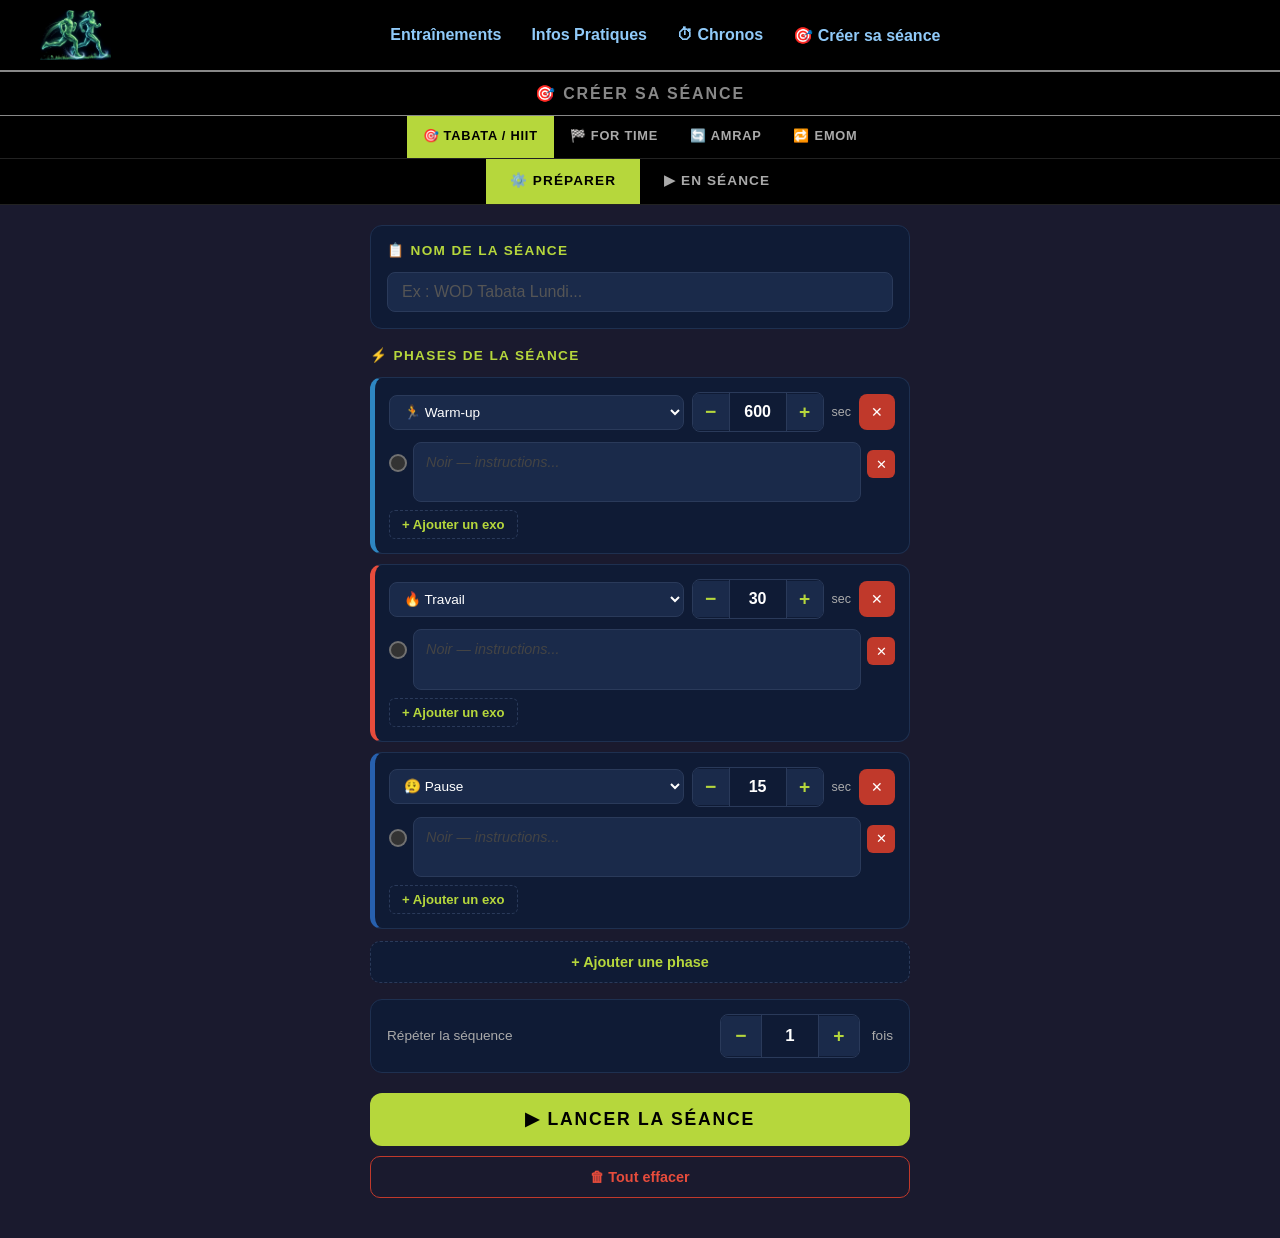
<file: seance_perso.html>
<!DOCTYPE html>
<html lang="fr">
<head>
    <meta charset="UTF-8">
    <meta name="viewport" content="width=device-width, initial-scale=1.0">
    <link rel="icon" type="image/png" href="images/2090184-cddc39_ico.png">
    <title>Créer sa séance</title>
    <link rel="stylesheet" href="style.css">
    <style>
        :root {
            --travail-bg:    #c0392b;
            --travail-bg2:   #e74c3c;
            --repos-bg:      #1a3a6b;
            --repos-bg2:     #2760ae;
            --warmup-bg:     #1a5276;
            --warmup-bg2:    #2e86c1;
            --recup-bg:      #1a3a6b;
            --recup-bg2:     #2760ae;
            --card-bg:       #0f3460;
            --neutral-bg:    #1a1a2e;
            --accent:        #b6d73c;
            --text-light:    #f0f0f0;
            --text-dim:      #aaa;
            --shadow:        0 4px 20px rgba(0,0,0,0.4);
        }

        body { background: var(--neutral-bg); color: var(--text-light); }
        nav  { border-bottom: 2px solid #888888; }

        /* ── Bandeau titre ── */
        .page-topbar {
            background: #000; padding: 12px 20px;
            display: flex; align-items: center; justify-content: center;
            border-bottom: 1px solid #888888;
        }
        .page-topbar h2 {
            font-size: 1em; font-weight: 700;
            letter-spacing: 0.12em; text-transform: uppercase;
            color: #888888; margin: 0; text-align: center;
        }

        /* ── Onglets séances ── */
        .seance-tabs {
            display: flex; flex-wrap: wrap; justify-content: center;
            background: #000; border-bottom: 1px solid #222;
        }
        .seance-tab {
            flex: 0 0 auto; padding: 12px 16px;
            background: none; border: none;
            color: var(--text-dim); font-family: sans-serif;
            font-size: 0.8em; font-weight: 700;
            text-transform: uppercase; letter-spacing: 0.06em;
            cursor: pointer; border-bottom: 3px solid transparent;
            transition: all 0.2s; white-space: nowrap;
        }
        .seance-tab.active { color: #000; background: var(--accent); border-bottom-color: var(--accent); }
        .seance-tab:hover  { color: #fff; background: #1a1a1a; }

        /* ── Panels ── */
        .seance-panel { display: none; }
        .seance-panel.active { display: block; }

        /* ══════════════════════════════════════
           STYLES COMMUNS CONFIG + EXÉCUTION
        ══════════════════════════════════════ */

        .panel-inner { padding: 20px 16px; max-width: 540px; margin: 0 auto; }

        /* Modes Préparer / En séance */
        .mode-tabs {
            display: flex; justify-content: center;
            background: #000; border-bottom: 1px solid #222;
        }
        .mode-tab {
            flex: 0 0 auto; padding: 13px 24px;
            background: none; border: none;
            color: var(--text-dim); font-family: sans-serif;
            font-size: 0.85em; font-weight: 700;
            text-transform: uppercase; letter-spacing: 0.08em;
            cursor: pointer; border-bottom: 3px solid transparent;
            transition: all 0.2s;
        }
        .mode-tab.active { color: #000; background: var(--accent); border-bottom-color: var(--accent); }
        .mode-tab:hover  { color: #fff; background: #1a1a1a; }

        /* Config */
        .config-title {
            font-size: 0.85em; font-weight: 800;
            text-transform: uppercase; letter-spacing: 0.1em;
            color: var(--accent); margin: 0 0 14px;
        }
        .seance-name-wrap {
            background: #0f1b35; border-radius: 12px;
            padding: 16px; margin-bottom: 18px; border: 1px solid #1e3050;
        }
        .seance-name-input {
            width: 100%; background: #1a2a4a; border: 1px solid #2a3a5a;
            border-radius: 8px; color: #fff; padding: 10px 14px;
            font-size: 1em; font-weight: 700; box-sizing: border-box;
        }
        .seance-name-input:focus { outline: none; border-color: var(--accent); }
        .seance-name-input::placeholder { color: #555; font-weight: 400; }

        /* Stepper */
        .stepper {
            display: flex; align-items: center;
            border-radius: 10px; overflow: hidden; border: 1px solid #2a3a5a;
        }
        .btn-step {
            background: #1a2a4a; border: none; color: var(--accent);
            font-size: 1.3em; font-weight: 700;
            width: 42px; height: 42px; cursor: pointer;
            display: flex; align-items: center; justify-content: center;
            transition: background 0.15s; flex-shrink: 0;
            -webkit-tap-highlight-color: transparent;
        }
        .btn-step:hover { background: #243a5a; }
        .config-val {
            background: #0f1b35; border: none;
            border-left: 1px solid #2a3a5a; border-right: 1px solid #2a3a5a;
            color: #fff; width: 60px; height: 42px;
            text-align: center; font-size: 1.1em; font-weight: 700;
            -moz-appearance: textfield;
        }
        .config-val::-webkit-outer-spin-button,
        .config-val::-webkit-inner-spin-button { -webkit-appearance: none; }
        .config-val:focus { outline: none; background: #1a2a4a; color: var(--accent); }

        .config-row {
            display: flex; align-items: center;
            gap: 10px; margin-bottom: 12px; flex-wrap: nowrap;
        }
        .config-row label { font-size: 0.85em; color: var(--text-dim); flex: 1; }

        /* Groupes d'instructions */
        .instru-wrap {
            background: #0f1b35; border-radius: 12px;
            padding: 16px; margin-bottom: 18px; border: 1px solid #1e3050;
        }
        .groupe-list  { display: flex; flex-direction: column; gap: 6px; margin-bottom: 8px; }
        .groupe-row   { display: flex; align-items: flex-start; gap: 6px; }
        .groupe-dot   {
            width: 14px; height: 14px; border-radius: 50%; flex-shrink: 0;
            margin-top: 12px; border: 2px solid rgba(255,255,255,0.3);
        }
        .groupe-textarea {
            flex: 1; background: #1a2a4a; border: 1px solid #2a3a5a;
            border-radius: 8px; color: #fff; padding: 9px 12px;
            font-size: 0.9em; resize: none; box-sizing: border-box;
            font-family: sans-serif; line-height: 1.4; min-height: 44px;
        }
        .groupe-textarea:focus { outline: none; border-color: var(--accent); }
        .groupe-textarea::placeholder { color: #444; font-style: italic; }
        .btn-del-groupe {
            background: #c0392b; border: none; color: #fff;
            border-radius: 6px; width: 28px; height: 28px; flex-shrink: 0;
            cursor: pointer; font-size: 0.8em; margin-top: 8px;
            display: flex; align-items: center; justify-content: center;
        }
        .btn-add-exo {
            background: none; border: 1px dashed #2a3a5a; border-radius: 6px;
            color: var(--accent); font-size: 0.82em; padding: 6px 12px;
            cursor: pointer; font-weight: 600;
        }
        .btn-add-exo:hover { background: #1a2a4a; }

        /* Bouton lancer */
        .btn-lancer {
            width: 100%; padding: 16px; background: var(--accent);
            border: none; border-radius: 12px; color: #000;
            font-size: 1.1em; font-weight: 900; letter-spacing: 0.1em;
            text-transform: uppercase; cursor: pointer;
            transition: background 0.2s; margin-bottom: 10px;
        }
        .btn-lancer:hover { background: #a0c030; }
        .btn-reset-config {
            width: 100%; padding: 12px; background: none;
            border: 1px solid #c0392b; border-radius: 10px; color: #e74c3c;
            font-size: 0.9em; font-weight: 700; cursor: pointer;
            margin-bottom: 20px;
        }

        /* ── Exécution ── */
        .exec-header {
            background: #000; padding: 12px 20px;
            text-align: center; border-bottom: 1px solid #222;
        }
        .exec-header h3 {
            margin: 0; font-size: 1em; font-weight: 900;
            color: var(--accent); letter-spacing: 0.1em; text-transform: uppercase;
        }

        .phase-display {
            padding: 28px 20px 22px; text-align: center;
            transition: background 0.4s ease; background: var(--card-bg);
        }
        .phase-display.phase-travail { background: linear-gradient(135deg, var(--travail-bg), var(--travail-bg2)); }
        .phase-display.phase-repos   { background: linear-gradient(135deg, var(--repos-bg), var(--repos-bg2)); }
        .phase-display.phase-warmup  { background: linear-gradient(135deg, var(--warmup-bg), var(--warmup-bg2)); }

        .phase-label {
            font-size: 1.3em; font-weight: 900; letter-spacing: 0.2em;
            text-transform: uppercase; color: rgba(255,255,255,0.9);
            margin-bottom: 4px; min-height: 1.5em;
        }
        .phase-time-big {
            font-size: 5em; font-weight: 900; color: #fff;
            line-height: 1; text-shadow: 0 2px 10px rgba(0,0,0,0.3);
            margin: 6px 0; font-variant-numeric: tabular-nums;
        }
        .phase-info {
            font-size: 0.85em; color: rgba(255,255,255,0.7); margin-top: 4px;
        }

        /* Zone instructions exécution */
        .instru-display { background: #e8e8e8; margin: 0; }
        .instru-display:empty { display: none; }
        .instru-line {
            padding: 11px 20px; font-size: 1.2em; font-weight: 700;
            line-height: 1.5; text-align: center; border-bottom: 1px solid #ddd;
        }
        .instru-line:last-child { border-bottom: none; }

        /* Contrôles */
        .exec-controls {
            padding: 14px 16px; display: flex; gap: 10px;
            justify-content: center; flex-wrap: wrap;
            background: #0f0f1a; border-top: 1px solid #1a1a2e;
        }
        .btn-ctrl {
            padding: 14px 18px; border: none; border-radius: 10px;
            font-family: sans-serif; font-size: 0.92em; font-weight: 700;
            letter-spacing: 0.06em; cursor: pointer;
            transition: all 0.15s ease; text-transform: uppercase;
            min-width: 80px; -webkit-tap-highlight-color: transparent;
        }
        .btn-ctrl:active   { transform: scale(0.96); }
        .btn-ctrl:disabled { opacity: 0.4; cursor: not-allowed; transform: none; }
        .btn-start  { background: var(--accent); color: #000; }
        .btn-start:hover:not(:disabled)  { background: #a0c030; }
        .btn-pause  { background: #e67e22; color: #fff; }
        .btn-pause:hover:not(:disabled)  { background: #d35400; }
        .btn-pause.btn-active { background: #c0392b; }
        .btn-reset  { background: #2c3e50; color: #fff; }
        .btn-reset:hover { background: #1a252f; }
        .btn-edit   { background: #6c3483; color: #fff; }
        .btn-edit:hover { background: #4a235a; }
        .btn-mute   { background: #2c3e50; color: #fff; }
        .btn-mute:hover  { background: #1a252f; }
        .btn-mute.muted  { background: #c0392b; }

        /* Phases list (TABATA/HIIT) */
        .phases-list { list-style: none; padding: 0; margin: 0 0 12px; }
        .phase-item {
            background: #0f1b35; border-radius: 12px;
            padding: 14px; margin-bottom: 10px;
            border: 1px solid #1e3050; border-left: 5px solid #2a3a5a;
        }
        .phase-item.type-travail { border-left-color: #e74c3c; }
        .phase-item.type-repos   { border-left-color: #2760ae; }
        .phase-item.type-warmup  { border-left-color: #2e86c1; }
        .phase-item.type-recup   { border-left-color: #9b59b6; }
        .phase-top-row {
            display: flex; align-items: center;
            gap: 8px; margin-bottom: 10px; flex-wrap: wrap;
        }
        .phase-select {
            background: #1a2a4a; border: 1px solid #2a3a5a;
            border-radius: 8px; color: #fff; padding: 8px 10px;
            font-size: 0.85em; flex: 1; min-width: 120px;
        }
        .phase-stepper {
            display: flex; align-items: center;
            border-radius: 8px; overflow: hidden; border: 1px solid #2a3a5a; flex-shrink: 0;
        }
        .btn-step-sm {
            background: #1a2a4a; border: none; color: var(--accent);
            font-size: 1.2em; font-weight: 700;
            width: 36px; height: 36px; cursor: pointer;
            display: flex; align-items: center; justify-content: center;
            -webkit-tap-highlight-color: transparent;
        }
        .phase-dur-input {
            background: #0f1b35; border: none;
            border-left: 1px solid #2a3a5a; border-right: 1px solid #2a3a5a;
            color: #fff; width: 52px; height: 36px;
            text-align: center; font-size: 1em; font-weight: 700;
            -moz-appearance: textfield;
        }
        .phase-dur-input::-webkit-outer-spin-button,
        .phase-dur-input::-webkit-inner-spin-button { -webkit-appearance: none; }
        .phase-sec-label { font-size: 0.78em; color: var(--text-dim); flex-shrink: 0; }
        .btn-del-phase {
            background: #c0392b; border: none; color: #fff;
            border-radius: 8px; width: 36px; height: 36px;
            cursor: pointer; font-size: 0.9em;
            display: flex; align-items: center; justify-content: center; flex-shrink: 0;
        }
        .btn-add-phase {
            width: 100%; padding: 12px; background: #0f1b35;
            border: 1px dashed #2a3a5a; border-radius: 10px;
            color: var(--accent); font-size: 0.9em; cursor: pointer;
            transition: background 0.2s; font-weight: 700; margin-bottom: 16px;
        }
        .btn-add-phase:hover { background: #1a2a4a; }
        .config-repeat {
            background: #0f1b35; border-radius: 12px;
            padding: 14px 16px; border: 1px solid #1e3050;
            display: flex; align-items: center; gap: 12px; margin-bottom: 20px;
        }
        .config-repeat label { font-size: 0.85em; color: var(--text-dim); flex: 1; }
        .stepper-sm { display: flex; align-items: center; border-radius: 8px; overflow: hidden; border: 1px solid #2a3a5a; }
        .stepper-sm .btn-step-sm { width: 40px; height: 40px; }
        .stepper-sm input {
            background: #0f1b35; border: none;
            border-left: 1px solid #2a3a5a; border-right: 1px solid #2a3a5a;
            color: #fff; width: 52px; height: 40px;
            text-align: center; font-size: 1.05em; font-weight: 700;
            -moz-appearance: textfield;
        }
        .stepper-sm input::-webkit-outer-spin-button,
        .stepper-sm input::-webkit-inner-spin-button { -webkit-appearance: none; }

        /* Next phase bar */
        .next-phase-bar {
            background: #0a0a1a; padding: 12px 20px;
            border-bottom: 1px solid #1a1a2e;
        }
        .next-phase-label { font-size: 0.78em; color: var(--text-dim); text-transform: uppercase; letter-spacing: 0.08em; margin-bottom: 4px; }
        .next-phase-info  { font-size: 0.92em; color: #ccc; font-weight: 600; }
        .next-phase-comment { font-size: 0.82em; color: var(--text-dim); font-style: italic; margin-top: 2px; }

        /* Responsive */
        @media (max-width: 480px) {
            .phase-time-big { font-size: 4em; }
            .btn-ctrl { padding: 12px 12px; font-size: 0.85em; min-width: 68px; }
        }
    </style>
</head>
<body>

<nav>
    <div class="nav-container">
        <div class="logo">
            <a href="index.html"><img src="images/2090184-cddc39.png" alt="Logo"></a>
        </div>
        <ul>
            <li>
                <a href="#">Entraînements</a>
                <ul class="submenu">
                    <li><a href="index.html">Crosstraining - Renfo - Muscu</a></li>
                    <li><a href="LL_pompes.html">S'améliorer au LL et pompes</a></li>
                    <li><a href="course.html">Course à pied</a></li>
                    <li><a href="velo.html">Vélo</a></li>
                </ul>
            </li>
            <li>
                <a href="#">Infos Pratiques</a>
                <ul class="submenu">
                    <li><a href="mode_emploi.html">Modes d'emploi</a></li>
                    <li><a href="conseils.html">Conseils</a></li>
                </ul>
            </li>
            <li><a href="chrono.html">⏱ Chronos</a></li>
            <li><a href="seance_perso.html">🎯 Créer sa séance</a></li>
        </ul>
        <div class="nav-spacer"></div>
    </div>
</nav>

<div class="page-topbar">
    <h2>🎯 Créer sa séance</h2>
</div>

<div class="seance-tabs">
    <button class="seance-tab active" onclick="showSeance('tabata', this)">🎯 TABATA / HIIT</button>
    <button class="seance-tab" onclick="showSeance('fortime', this)">🏁 FOR TIME</button>
    <button class="seance-tab" onclick="showSeance('amrap', this)">🔄 AMRAP</button>
    <button class="seance-tab" onclick="showSeance('emom', this)">🔁 EMOM</button>
</div>

<!-- ══════════════════════════════════════
     PANEL TABATA / PYRAMIDALE / HIIT
══════════════════════════════════════ -->
<div class="seance-panel active" id="sp-tabata">

    <div class="mode-tabs" id="mt-tabata">
        <button class="mode-tab active" id="mtt-config" onclick="showMode('tabata','config')">⚙️ Préparer</button>
        <button class="mode-tab" id="mtt-exec"   onclick="showMode('tabata','exec')">▶ En séance</button>
    </div>

    <!-- Config TABATA -->
    <div id="cfg-tabata" class="panel-inner">
        <div class="seance-name-wrap">
            <p class="config-title">📋 Nom de la séance</p>
            <input type="text" class="seance-name-input" id="tab-name" placeholder="Ex : WOD Tabata Lundi..." maxlength="60">
        </div>

        <p class="config-title">⚡ Phases de la séance</p>
        <ul class="phases-list" id="tab-phases-list"></ul>
        <button class="btn-add-phase" onclick="tabAddPhase()">+ Ajouter une phase</button>

        <div class="config-repeat">
            <label>Répéter la séquence</label>
            <div class="stepper-sm">
                <button class="btn-step-sm" onclick="stepVal('tab-repeat',-1)">−</button>
                <input type="number" id="tab-repeat" value="1" min="1" max="20">
                <button class="btn-step-sm" onclick="stepVal('tab-repeat',1)">+</button>
            </div>
            <span style="font-size:0.85em;color:var(--text-dim)">fois</span>
        </div>

        <button class="btn-lancer" onclick="tabLancer()">▶ Lancer la séance</button>
        <button class="btn-reset-config" onclick="tabResetConfig()">🗑 Tout effacer</button>
    </div>

    <!-- Exec TABATA -->
    <div id="exe-tabata" style="display:none">
        <div class="exec-header"><h3 id="tab-exec-title">Séance</h3></div>
        <div class="phase-display" id="tab-exec-display">
            <div class="phase-label" id="tab-exec-label">PRÊT</div>
            <div class="phase-time-big" id="tab-exec-time">--</div>
            <div class="phase-info" id="tab-exec-info"></div>
        </div>
        <div class="instru-display" id="tab-exec-instru"></div>
        <div class="next-phase-bar" id="tab-next-bar">
            <div class="next-phase-label">Phase suivante</div>
            <div class="next-phase-info" id="tab-next-info">—</div>
            <div class="next-phase-comment" id="tab-next-comment"></div>
        </div>
        <div class="exec-controls">
            <button class="btn-ctrl btn-start" id="tab-btn-start" onclick="tabExecStart()">▶ Start</button>
            <button class="btn-ctrl btn-pause" id="tab-btn-pause" onclick="tabExecPause()" disabled>⏸ Pause</button>
            <button class="btn-ctrl btn-reset" onclick="tabExecReset()">↺ Reset</button>
            <button class="btn-ctrl btn-edit"  onclick="showMode('tabata','config')">✏️ Éditer</button>
            <button class="btn-ctrl btn-mute"  id="tab-btn-mute" onclick="toggleMute('tab')">🔔 Son</button>
        </div>
    </div>
</div>

<!-- ══════════════════════════════════════
     PANEL AMRAP
══════════════════════════════════════ -->
<div class="seance-panel" id="sp-amrap">

    <div class="mode-tabs" id="mt-amrap">
        <button class="mode-tab active" id="mta-config" onclick="showMode('amrap','config')">⚙️ Préparer</button>
        <button class="mode-tab" id="mta-exec"   onclick="showMode('amrap','exec')">▶ En séance</button>
    </div>

    <!-- Config AMRAP -->
    <div id="cfg-amrap" class="panel-inner">
        <div class="seance-name-wrap">
            <p class="config-title">📋 Nom de la séance</p>
            <input type="text" class="seance-name-input" id="amrap-name" placeholder="Ex : AMRAP 20 min..." maxlength="60">
        </div>

        <div class="instru-wrap">
            <p class="config-title">⏱ Durée</p>
            <div class="config-row">
                <label>Minutes</label>
                <div class="stepper">
                    <button class="btn-step" onclick="stepVal('amrap-dur-min',-1)">−</button>
                    <input type="number" class="config-val" id="amrap-dur-min" value="20" min="0" max="99">
                    <button class="btn-step" onclick="stepVal('amrap-dur-min',1)">+</button>
                </div>
            </div>
            <div class="config-row">
                <label>Secondes</label>
                <div class="stepper">
                    <button class="btn-step" onclick="stepVal('amrap-dur-sec',-5)">−</button>
                    <input type="number" class="config-val" id="amrap-dur-sec" value="0" min="0" max="55" step="5">
                    <button class="btn-step" onclick="stepVal('amrap-dur-sec',5)">+</button>
                </div>
            </div>
        </div>

        <div class="instru-wrap">
            <p class="config-title">📋 Instructions</p>
            <div class="groupe-list" id="amrap-groupe-list"></div>
            <button class="btn-add-exo" onclick="amrapAddExo()">+ Ajouter un exo</button>
        </div>

        <button class="btn-lancer" onclick="amrapLancer()">▶ Lancer la séance</button>
        <button class="btn-reset-config" onclick="amrapResetConfig()">🗑 Tout effacer</button>
    </div>

    <!-- Exec AMRAP -->
    <div id="exe-amrap" style="display:none">
        <div class="exec-header"><h3 id="amrap-exec-title">Séance AMRAP</h3></div>
        <div class="phase-display phase-travail" id="amrap-exec-display">
            <div class="phase-label" id="amrap-exec-label">PRÊT</div>
            <div class="phase-time-big" id="amrap-exec-time">20:00</div>
            <div class="phase-info" id="amrap-exec-info"></div>
        </div>
        <div class="instru-display" id="amrap-exec-instru"></div>

        <!-- Compteurs rounds / reps -->
        <div class="score-counters" style="background:#0f1b35; border-radius:0; padding:14px 20px; border-top:1px solid #1e3050;">
            <div class="score-counter-row" style="display:flex; align-items:center; justify-content:space-between; gap:12px; margin-bottom:10px;">
                <span style="font-size:1em; font-weight:700; color:var(--text-light); min-width:80px;">🔁 ROUNDS</span>
                <div class="stepper" style="flex-shrink:0;">
                    <button class="btn-step" onclick="scoreStep('amrap-rounds',-1)">−</button>
                    <input type="number" class="config-val" id="amrap-rounds" value="0" min="0" max="999" readonly style="width:70px; font-size:1.3em; font-weight:900; color:var(--accent);">
                    <button class="btn-step" onclick="scoreStep('amrap-rounds',1)">+</button>
                </div>
            </div>
            <div class="score-counter-row" style="display:flex; align-items:center; justify-content:space-between; gap:12px;">
                <span style="font-size:1em; font-weight:700; color:var(--text-light); min-width:80px;">💪 REPS</span>
                <div class="stepper" style="flex-shrink:0;">
                    <button class="btn-step" onclick="scoreStep('amrap-reps',-1)">−</button>
                    <input type="number" class="config-val" id="amrap-reps" value="0" min="0" max="9999" readonly style="width:70px; font-size:1.3em; font-weight:900; color:var(--accent);">
                    <button class="btn-step" onclick="scoreStep('amrap-reps',1)">+</button>
                </div>
            </div>
        </div>

        <div class="exec-controls">
            <button class="btn-ctrl btn-start" id="amrap-btn-start" onclick="amrapExecStart()">▶ Start</button>
            <button class="btn-ctrl btn-pause" id="amrap-btn-pause" onclick="amrapExecPause()" disabled>⏸ Pause</button>
            <button class="btn-ctrl btn-reset" onclick="amrapExecReset()">↺ Reset</button>
            <button class="btn-ctrl btn-edit"  onclick="showMode('amrap','config')">✏️ Éditer</button>
            <button class="btn-ctrl btn-mute"  id="amrap-btn-mute" onclick="toggleMute('amrap')">🔔 Son</button>
        </div>
    </div>
</div>

<!-- ══════════════════════════════════════
     PANEL EMOM
══════════════════════════════════════ -->
<div class="seance-panel" id="sp-emom">

    <div class="mode-tabs" id="mt-emom">
        <button class="mode-tab active" id="mte-config" onclick="showMode('emom','config')">⚙️ Préparer</button>
        <button class="mode-tab" id="mte-exec"   onclick="showMode('emom','exec')">▶ En séance</button>
    </div>

    <!-- Config EMOM -->
    <div id="cfg-emom" class="panel-inner">
        <div class="seance-name-wrap">
            <p class="config-title">📋 Nom de la séance</p>
            <input type="text" class="seance-name-input" id="emom-name" placeholder="Ex : Chelsea EMOM 30 min..." maxlength="60">
        </div>

        <div class="instru-wrap">
            <p class="config-title">⏱ Durée totale</p>
            <div class="config-row">
                <label>Minutes</label>
                <div class="stepper">
                    <button class="btn-step" onclick="stepVal('emom-dur',-1)">−</button>
                    <input type="number" class="config-val" id="emom-dur" value="10" min="1" max="99">
                    <button class="btn-step" onclick="stepVal('emom-dur',1)">+</button>
                </div>
            </div>
        </div>

        <div class="instru-wrap">
            <p class="config-title">📋 Instructions (répétées chaque minute)</p>
            <div class="groupe-list" id="emom-groupe-list"></div>
            <button class="btn-add-exo" onclick="emomAddExo()">+ Ajouter un exo</button>
        </div>

        <button class="btn-lancer" onclick="emomLancer()">▶ Lancer la séance</button>
        <button class="btn-reset-config" onclick="emomResetConfig()">🗑 Tout effacer</button>
    </div>

    <!-- Exec EMOM -->
    <div id="exe-emom" style="display:none">
        <div class="exec-header"><h3 id="emom-exec-title">Séance EMOM</h3></div>
        <div class="phase-display phase-travail" id="emom-exec-display">
            <div class="phase-label" id="emom-exec-label">PRÊT</div>
            <div class="phase-time-big" id="emom-exec-time">60</div>
            <div class="phase-info" id="emom-exec-info"></div>
        </div>
        <div class="instru-display" id="emom-exec-instru"></div>
        <div class="exec-controls">
            <button class="btn-ctrl btn-start" id="emom-btn-start" onclick="emomExecStart()">▶ Start</button>
            <button class="btn-ctrl btn-pause" id="emom-btn-pause" onclick="emomExecPause()" disabled>⏸ Pause</button>
            <button class="btn-ctrl btn-reset" onclick="emomExecReset()">↺ Reset</button>
            <button class="btn-ctrl btn-edit"  onclick="showMode('emom','config')">✏️ Éditer</button>
            <button class="btn-ctrl btn-mute"  id="emom-btn-mute" onclick="toggleMute('emom')">🔔 Son</button>
        </div>
    </div>
</div>

<!-- ══════════════════════════════════════
     PANEL FOR TIME
══════════════════════════════════════ -->
<div class="seance-panel" id="sp-fortime">

    <div class="mode-tabs" id="mt-fortime">
        <button class="mode-tab active" id="mtf-config" onclick="showMode('fortime','config')">⚙️ Préparer</button>
        <button class="mode-tab" id="mtf-exec"   onclick="showMode('fortime','exec')">▶ En séance</button>
    </div>

    <!-- Config FOR TIME -->
    <div id="cfg-fortime" class="panel-inner">
        <div class="seance-name-wrap">
            <p class="config-title">📋 Nom de la séance</p>
            <input type="text" class="seance-name-input" id="ft-name" placeholder="Ex : Fran, 21-15-9..." maxlength="60">
        </div>

        <div class="instru-wrap">
            <p class="config-title">📋 Instructions</p>
            <p style="font-size:0.82em; color:var(--text-dim); font-style:italic; margin:0 0 12px;">
                💡 Lance le chrono et réalise les exercices dans l'ordre le plus vite possible
            </p>
            <div class="groupe-list" id="ft-groupe-list"></div>
            <button class="btn-add-exo" onclick="ftAddExo()">+ Ajouter un exo</button>
        </div>

        <button class="btn-lancer" onclick="ftLancer()">▶ Lancer la séance</button>
        <button class="btn-reset-config" onclick="ftResetConfig()">🗑 Tout effacer</button>
    </div>

    <!-- Exec FOR TIME -->
    <div id="exe-fortime" style="display:none">
        <div class="exec-header"><h3 id="ft-exec-title">Séance FOR TIME</h3></div>
        <div class="phase-display phase-travail" id="ft-exec-display">
            <div class="phase-label" id="ft-exec-label">PRÊT</div>
            <div class="phase-time-big" id="ft-exec-time">00:00:00</div>
            <div class="phase-info">min : sec : centièmes</div>
        </div>
        <div class="instru-display" id="ft-exec-instru"></div>

        <!-- Compteurs rounds / reps -->
        <div style="background:#0f1b35; padding:14px 20px; border-top:1px solid #1e3050;">
            <div style="display:flex; align-items:center; justify-content:space-between; gap:12px; margin-bottom:10px;">
                <span style="font-size:1em; font-weight:700; color:var(--text-light); min-width:80px;">🔁 ROUNDS</span>
                <div class="stepper" style="flex-shrink:0;">
                    <button class="btn-step" onclick="scoreStep('ft-rounds',-1)">−</button>
                    <input type="number" class="config-val" id="ft-rounds" value="0" min="0" max="999" readonly style="width:70px; font-size:1.3em; font-weight:900; color:var(--accent);">
                    <button class="btn-step" onclick="scoreStep('ft-rounds',1)">+</button>
                </div>
            </div>
            <div style="display:flex; align-items:center; justify-content:space-between; gap:12px;">
                <span style="font-size:1em; font-weight:700; color:var(--text-light); min-width:80px;">💪 REPS</span>
                <div class="stepper" style="flex-shrink:0;">
                    <button class="btn-step" onclick="scoreStep('ft-reps',-1)">−</button>
                    <input type="number" class="config-val" id="ft-reps" value="0" min="0" max="9999" readonly style="width:70px; font-size:1.3em; font-weight:900; color:var(--accent);">
                    <button class="btn-step" onclick="scoreStep('ft-reps',1)">+</button>
                </div>
            </div>
        </div>

        <div class="exec-controls">
            <button class="btn-ctrl btn-start" id="ft-btn-start" onclick="ftExecStart()">▶ Start</button>
            <button class="btn-ctrl btn-pause" id="ft-btn-pause" onclick="ftExecPause()" disabled>⏸ Pause</button>
            <button class="btn-ctrl btn-reset" onclick="ftExecReset()">↺ Reset</button>
            <button class="btn-ctrl btn-edit"  onclick="showMode('fortime','config')">✏️ Éditer</button>
            <button class="btn-ctrl btn-mute"  id="ft-btn-mute" onclick="toggleMute('ft')">🔔 Son</button>
        </div>
    </div>
</div>

<button id="backToTop" title="Retour en haut">↑</button>

<script>
/* ══════════════════════════════════════
   SON
══════════════════════════════════════ */
var isMuted = false;
var audioCtx = null;
function getAudioCtx() {
    if (!audioCtx) audioCtx = new (window.AudioContext || window.webkitAudioContext)();
    return audioCtx;
}
function playBeep(freq,dur,vol) {
    if (isMuted) return;
    try {
        var ctx=getAudioCtx(), osc=ctx.createOscillator(), gain=ctx.createGain();
        osc.connect(gain); gain.connect(ctx.destination);
        osc.frequency.value=freq; osc.type='sine';
        gain.gain.setValueAtTime(vol||0.4,ctx.currentTime);
        gain.gain.exponentialRampToValueAtTime(0.001,ctx.currentTime+dur);
        osc.start(ctx.currentTime); osc.stop(ctx.currentTime+dur);
    } catch(e) {}
}
function bipTravail()   { playBeep(880,0.12,0.5); setTimeout(function(){playBeep(880,0.12,0.5);},180); }
function bipPause()     { playBeep(440,0.4,0.4); }
function bipCountdown() { playBeep(660,0.1,0.3); }
function bipFin()       { playBeep(1046,0.15,0.5); setTimeout(function(){playBeep(1046,0.15,0.5);},200); setTimeout(function(){playBeep(1046,0.3,0.5);},400); }

function toggleMute(prefix) {
    isMuted = !isMuted;
    ['tab','amrap','emom','ft'].forEach(function(p) {
        var btn = document.getElementById(p+'-btn-mute');
        if (btn) { btn.textContent = isMuted ? '🔕 Son' : '🔔 Son'; btn.classList.toggle('muted', isMuted); }
    });
}

/* ══════════════════════════════════════
   UTILITAIRES
══════════════════════════════════════ */
function pad(n) { return n < 10 ? '0'+n : ''+n; }
function fmtSec(s) { return s>=60 ? pad(Math.floor(s/60))+':'+pad(s%60) : ''+s; }

function setPhaseStyle(el, phase) {
    el.classList.remove('phase-travail','phase-repos','phase-warmup','phase-recup');
    if (phase) el.classList.add('phase-'+phase);
}
function setBtnActive(id, active) {
    var btn=document.getElementById(id);
    if (active) btn.classList.add('btn-active'); else btn.classList.remove('btn-active');
}

function stepVal(id, delta) {
    var input=document.getElementById(id);
    var val=parseInt(input.value)||0;
    var min=parseInt(input.min)||0;
    var max=parseInt(input.max)||9999;
    input.value=Math.max(min,Math.min(max,val+delta));
}

function stepPhaseVal(id, delta) {
    var input=document.getElementById(id);
    var val=parseInt(input.value)||30;
    var absDelta=Math.abs(delta);
    var newVal;
    if (absDelta>1&&absDelta%5===0) {
        newVal=delta>0?Math.ceil((val+1)/absDelta)*absDelta:Math.floor((val-1)/absDelta)*absDelta;
    } else { newVal=val+delta; }
    input.value=Math.max(1,Math.min(3600,newVal));
}

/* Couleurs groupes */
var gColors = [
    {name:'Noir',   text:'#111111', dot:'#333333'},
    {name:'Bleu',   text:'#1a5276', dot:'#2760ae'},
    {name:'Vert',   text:'#1a6b3c', dot:'#27ae60'},
    {name:'Orange', text:'#d35400', dot:'#e67e22'},
    {name:'Violet', text:'#6c3483', dot:'#9b59b6'},
    {name:'Rouge',  text:'#c0392b', dot:'#e74c3c'},
];
var gCounter = 0;

function addGroupe(listId, textVal, colorIdx) {
    var gl=document.getElementById(listId);
    if (!gl) return;
    var existing=gl.querySelectorAll('.groupe-row').length;
    var ci=(colorIdx!==undefined)?colorIdx:existing%gColors.length;
    var color=gColors[ci];
    gCounter++;
    var gid='g'+gCounter;
    var row=document.createElement('div');
    row.className='groupe-row'; row.id=gid; row.dataset.colorIdx=ci;
    row.innerHTML=
        '<div class="groupe-dot" style="background:'+color.dot+'" title="'+color.name+'"></div>'+
        '<textarea class="groupe-textarea" rows="2" placeholder="'+color.name+' — instructions...">'+
        (textVal||'')+'</textarea>'+
        '<button class="btn-del-groupe" onclick="delGroupe(\''+gid+'\')">✕</button>';
    gl.appendChild(row);
}

function delGroupe(gid) {
    var el=document.getElementById(gid); if(el) el.remove();
}

function getGroupes(listId) {
    var res=[];
    document.querySelectorAll('#'+listId+' .groupe-row').forEach(function(row) {
        var txt=row.querySelector('textarea').value.trim();
        if (txt) res.push({text:txt, colorIdx:parseInt(row.dataset.colorIdx)||0});
    });
    return res;
}

function renderInstru(elId, groupes) {
    var el=document.getElementById(elId);
    if (groupes && groupes.length>0) {
        // Police adaptative selon le nombre d'instructions
        var n = groupes.length;
        var fontSize = n <= 4 ? '1.2em' : n <= 7 ? '1em' : '0.85em';
        el.innerHTML=groupes.map(function(g) {
            var c=gColors[g.colorIdx]||gColors[0];
            return '<div class="instru-line" style="color:'+c.text+';font-size:'+fontSize+'">'+g.text.replace(/\n/g,'<br>')+'</div>';
        }).join('');
        el.style.display='block';
    } else {
        el.innerHTML=''; el.style.display='none';
    }
}

/* Navigation */
function showSeance(name, btn) {
    document.querySelectorAll('.seance-panel').forEach(function(p){p.classList.remove('active');});
    document.querySelectorAll('.seance-tab').forEach(function(t){t.classList.remove('active');});
    document.getElementById('sp-'+name).classList.add('active');
    btn.classList.add('active');
}

function showMode(seance, mode) {
    var isConfig = mode==='config';
    document.getElementById('cfg-'+seance).style.display = isConfig?'block':'none';
    document.getElementById('exe-'+seance).style.display = isConfig?'none':'block';
    document.getElementById('mt'+seance.charAt(0)+'-config').classList.toggle('active', isConfig);
    document.getElementById('mt'+seance.charAt(0)+'-exec').classList.toggle('active', !isConfig);
}

/* ══════════════════════════════════════
   TABATA / HIIT — CONFIG
══════════════════════════════════════ */
var tabPhaseCounter=0;

function tabAddPhase(typeVal, durVal, groupes) {
    var list=document.getElementById('tab-phases-list');
    tabPhaseCounter++;
    var id='tp'+tabPhaseCounter;
    var li=document.createElement('li');
    li.className='phase-item type-'+(typeVal||'travail'); li.id=id;
    li.innerHTML=
        '<div class="phase-top-row">'+
        '<select class="phase-select" onchange="tabUpdatePhaseStyle(this)">'+
        '<option value="travail"'+(typeVal==='travail'||!typeVal?' selected':'')+'>🔥 Travail</option>'+
        '<option value="repos"'+(typeVal==='repos'?' selected':'')+'>😮‍💨 Pause</option>'+
        '<option value="warmup"'+(typeVal==='warmup'?' selected':'')+'>🏃 Warm-up</option>'+
        '<option value="recup"'+(typeVal==='recup'?' selected':'')+'>🧘 Récup</option>'+
        '</select>'+
        '<div class="phase-stepper">'+
        '<button class="btn-step-sm" onclick="tabStepPhase(\''+id+'\',-5)">−</button>'+
        '<input type="number" class="phase-dur-input" value="'+(durVal||30)+'" min="1" max="3600">'+
        '<button class="btn-step-sm" onclick="tabStepPhase(\''+id+'\',5)">+</button>'+
        '</div>'+
        '<span class="phase-sec-label">sec</span>'+
        '<button class="btn-del-phase" onclick="tabDelPhase(\''+id+'\')">✕</button>'+
        '</div>'+
        '<div class="groupe-list" id="gl-'+id+'"></div>'+
        '<button class="btn-add-exo" onclick="addGroupe(\'gl-'+id+'\')">+ Ajouter un exo</button>';
    list.appendChild(li);
    var initGroupes = groupes || [{text:'',colorIdx:0}];
    initGroupes.forEach(function(g){ addGroupe('gl-'+id, g.text, g.colorIdx); });
}

function tabUpdatePhaseStyle(sel) {
    sel.closest('.phase-item').className='phase-item type-'+sel.value;
}

function tabStepPhase(id, delta) {
    var li=document.getElementById(id);
    var input=li.querySelector('.phase-dur-input');
    var val=parseInt(input.value)||30;
    var absDelta=Math.abs(delta);
    var newVal;
    if (absDelta>1&&absDelta%5===0) {
        newVal=delta>0?Math.ceil((val+1)/absDelta)*absDelta:Math.floor((val-1)/absDelta)*absDelta;
    } else { newVal=val+delta; }
    input.value=Math.max(1,Math.min(3600,newVal));
}

function tabDelPhase(id) {
    var el=document.getElementById(id); if(el) el.remove();
}

function tabResetConfig() {
    if (!confirm('Effacer toutes les phases ?')) return;
    document.getElementById('tab-phases-list').innerHTML='';
    document.getElementById('tab-name').value='';
    document.getElementById('tab-repeat').value=1;
}

/* ══════════════════════════════════════
   TABATA / HIIT — EXÉCUTION
══════════════════════════════════════ */
var tabExecInterval=null, tabExecRunning=false;
var tabExecPhases=[], tabExecCur=0, tabExecSec=0, tabExecTotalSec=0;
var tabExecRepeat=1, tabExecRepCur=1;

function tabLancer() {
    var items=document.querySelectorAll('#tab-phases-list .phase-item');
    if (items.length===0) { alert('Ajoutez au moins une phase !'); return; }
    tabExecPhases=[];
    items.forEach(function(li) {
        tabExecPhases.push({
            type: li.querySelector('.phase-select').value,
            sec:  parseInt(li.querySelector('.phase-dur-input').value)||30,
            groupes: getGroupes('gl-'+li.id)
        });
    });
    tabExecRepeat = parseInt(document.getElementById('tab-repeat').value)||1;
    tabExecRepCur=1; tabExecCur=0; tabExecSec=0;
    clearInterval(tabExecInterval); tabExecRunning=false;
    document.getElementById('tab-exec-title').textContent = document.getElementById('tab-name').value.trim()||'Séance TABATA/HIIT';
    document.getElementById('tab-exec-label').textContent='PRÊT';
    document.getElementById('tab-exec-time').textContent=fmtSec(tabExecPhases[0].sec);
    document.getElementById('tab-exec-info').textContent='';
    renderInstru('tab-exec-instru', tabExecPhases[0].groupes);
    setPhaseStyle(document.getElementById('tab-exec-display'),'');
    tabRenderNext(0);
    document.getElementById('tab-btn-start').disabled=false;
    document.getElementById('tab-btn-pause').disabled=true;
    setBtnActive('tab-btn-pause',false);
    showMode('tabata','exec');
}

function tabExecStart() {
    if (tabExecRunning||tabExecPhases.length===0) return;
    if (tabExecSec===0) {
        tabExecSec=tabExecPhases[tabExecCur].sec;
        tabExecTotalSec=tabExecSec;
        tabExecBip(tabExecPhases[tabExecCur].type);
        tabExecRender();
    }
    tabExecRunning=true;
    setBtnActive('tab-btn-pause',false);
    document.getElementById('tab-btn-start').disabled=true;
    document.getElementById('tab-btn-pause').disabled=false;
    tabExecInterval=setInterval(function(){
        tabExecSec--;
        if (tabExecSec<=3&&tabExecSec>0) { bipCountdown(); document.getElementById('tab-exec-time').textContent=tabExecSec; }
        else if (tabExecSec===0) { document.getElementById('tab-exec-time').textContent='0'; }
        else if (tabExecSec<0)   { tabExecSec=0; tabExecNext(); }
        else { tabExecRender(); }
    },1000);
}

function tabExecNext() {
    tabExecCur++;
    if (tabExecCur>=tabExecPhases.length) {
        if (tabExecRepCur<tabExecRepeat) { tabExecRepCur++; tabExecCur=0; tabExecAdvance(); }
        else { tabExecFinish(); }
    } else { tabExecAdvance(); }
}

function tabExecAdvance() {
    tabExecSec=tabExecPhases[tabExecCur].sec; tabExecTotalSec=tabExecSec;
    tabExecBip(tabExecPhases[tabExecCur].type);
    tabExecRender();
}

function tabExecBip(type) {
    if (type==='travail'||type==='warmup') bipTravail(); else bipPause();
}

function tabExecRender() {
    var ph=tabExecPhases[tabExecCur];
    var styleMap={travail:'travail',repos:'repos',warmup:'warmup',recup:'repos'};
    setPhaseStyle(document.getElementById('tab-exec-display'),styleMap[ph.type]);
    var lblMap={travail:'🔥 TRAVAIL',repos:'😮‍💨 PAUSE',warmup:'🏃 WARM-UP',recup:'🧘 RÉCUP'};
    document.getElementById('tab-exec-label').textContent=lblMap[ph.type];
    document.getElementById('tab-exec-time').textContent=fmtSec(tabExecSec);
    var repInfo=tabExecRepeat>1?' — Répét. '+tabExecRepCur+'/'+tabExecRepeat:'';
    document.getElementById('tab-exec-info').textContent='Phase '+(tabExecCur+1)+'/'+tabExecPhases.length+repInfo;
    renderInstru('tab-exec-instru', ph.groupes);
    tabRenderNext(tabExecCur);
}

function tabRenderNext(cur) {
    var nextIdx=cur+1;
    var lblMap={travail:'🔥 Travail',repos:'😮‍💨 Pause',warmup:'🏃 Warm-up',recup:'🧘 Récup'};
    if (nextIdx>=tabExecPhases.length) {
        if (tabExecRepCur<tabExecRepeat) {
            var fp=tabExecPhases[0];
            document.getElementById('tab-next-info').textContent=lblMap[fp.type]+' — '+fmtSec(fp.sec)+'s (Répét. '+(tabExecRepCur+1)+')';
            document.getElementById('tab-next-comment').textContent=fp.groupes&&fp.groupes[0]?fp.groupes[0].text:'';
        } else {
            document.getElementById('tab-next-info').textContent='🏁 Fin de séance';
            document.getElementById('tab-next-comment').textContent='';
        }
    } else {
        var np=tabExecPhases[nextIdx];
        document.getElementById('tab-next-info').textContent=lblMap[np.type]+' — '+fmtSec(np.sec)+'s';
        document.getElementById('tab-next-comment').textContent=np.groupes&&np.groupes[0]?np.groupes[0].text:'';
    }
}

function tabExecFinish() {
    clearInterval(tabExecInterval); tabExecRunning=false;
    document.getElementById('tab-exec-label').textContent='✅ TERMINÉ !';
    document.getElementById('tab-exec-time').textContent='0';
    document.getElementById('tab-exec-info').textContent='';
    document.getElementById('tab-exec-instru').innerHTML='<div class="instru-line" style="color:#1a6b3c">Bravo ! Belle séance 💪</div>';
    document.getElementById('tab-exec-instru').style.display='block';
    document.getElementById('tab-next-info').textContent='';
    document.getElementById('tab-next-comment').textContent='';
    setPhaseStyle(document.getElementById('tab-exec-display'),'repos');
    bipFin();
    document.getElementById('tab-btn-start').disabled=false;
    document.getElementById('tab-btn-pause').disabled=true;
}

function tabExecPause() {
    if (!tabExecRunning) return;
    clearInterval(tabExecInterval); tabExecRunning=false;
    setBtnActive('tab-btn-pause',true);
    document.getElementById('tab-btn-start').disabled=false;
    document.getElementById('tab-btn-pause').disabled=false;
    document.getElementById('tab-exec-label').textContent='⏸ EN PAUSE';
    setPhaseStyle(document.getElementById('tab-exec-display'),'');
}

function tabExecReset() {
    clearInterval(tabExecInterval); tabExecRunning=false;
    tabExecCur=0; tabExecSec=0; tabExecRepCur=1;
    if (tabExecPhases.length>0) {
        document.getElementById('tab-exec-label').textContent='PRÊT';
        document.getElementById('tab-exec-time').textContent=fmtSec(tabExecPhases[0].sec);
        document.getElementById('tab-exec-info').textContent='';
        renderInstru('tab-exec-instru',tabExecPhases[0].groupes);
        setPhaseStyle(document.getElementById('tab-exec-display'),'');
        tabRenderNext(0);
    }
    document.getElementById('tab-btn-start').disabled=false;
    document.getElementById('tab-btn-pause').disabled=true;
    setBtnActive('tab-btn-pause',false);
}

/* ══════════════════════════════════════
   AMRAP — CONFIG
══════════════════════════════════════ */
function amrapAddExo(textVal, colorIdx) {
    addGroupe('amrap-groupe-list', textVal, colorIdx);
}

function amrapResetConfig() {
    if (!confirm('Effacer la configuration ?')) return;
    document.getElementById('amrap-groupe-list').innerHTML='';
    document.getElementById('amrap-name').value='';
    document.getElementById('amrap-dur-min').value=20;
    document.getElementById('amrap-dur-sec').value=0;
    amrapAddExo('', 0);
}

function scoreStep(id, delta) {
    var input=document.getElementById(id);
    var val=parseInt(input.value)||0;
    input.value=Math.max(0,val+delta);
}

/* ══════════════════════════════════════
   AMRAP — EXÉCUTION
══════════════════════════════════════ */
var amrapInterval=null, amrapRunning=false;
var amrapMs=0, amrapTotal=0;
var amrapGroupes=[];

function amrapLancer() {
    amrapGroupes=getGroupes('amrap-groupe-list');
    var m=parseInt(document.getElementById('amrap-dur-min').value)||0;
    var s=parseInt(document.getElementById('amrap-dur-sec').value)||0;
    amrapTotal=(m*60+s)*1000; amrapMs=amrapTotal;
    if (amrapMs<=0) { alert('Configurez une durée !'); return; }
    clearInterval(amrapInterval); amrapRunning=false;
    document.getElementById('amrap-exec-title').textContent=document.getElementById('amrap-name').value.trim()||'Séance AMRAP';
    document.getElementById('amrap-exec-label').textContent='PRÊT';
    document.getElementById('amrap-exec-time').textContent=pad(m)+':'+pad(s);
    document.getElementById('amrap-exec-info').textContent='';
    document.getElementById('amrap-rounds').value=0;
    document.getElementById('amrap-reps').value=0;
    renderInstru('amrap-exec-instru', amrapGroupes);
    setPhaseStyle(document.getElementById('amrap-exec-display'),'travail');
    document.getElementById('amrap-btn-start').disabled=false;
    document.getElementById('amrap-btn-pause').disabled=true;
    setBtnActive('amrap-btn-pause',false);
    showMode('amrap','exec');
}

function amrapExecStart() {
    if (amrapRunning) return;
    amrapRunning=true;
    setBtnActive('amrap-btn-pause',false);
    document.getElementById('amrap-exec-label').textContent='🔄 EN COURS';
    document.getElementById('amrap-btn-start').disabled=true;
    document.getElementById('amrap-btn-pause').disabled=false;
    var last=Date.now();
    var lastSecShown=-1;
    amrapInterval=setInterval(function(){
        var now=Date.now(); amrapMs-=(now-last); last=now;
        if (amrapMs<=0) {
            amrapMs=0; clearInterval(amrapInterval); amrapRunning=false;
            document.getElementById('amrap-exec-time').textContent='00:00';
            document.getElementById('amrap-exec-label').textContent='✅ TERMINÉ !';
            var r=document.getElementById('amrap-rounds').value;
            var rp=document.getElementById('amrap-reps').value;
            document.getElementById('amrap-exec-info').textContent='Score : '+r+' rounds + '+rp+' reps';
            setPhaseStyle(document.getElementById('amrap-exec-display'),'repos');
            bipFin();
            document.getElementById('amrap-btn-start').disabled=false;
            document.getElementById('amrap-btn-pause').disabled=true;
            return;
        }
        var secLeft=Math.ceil(amrapMs/1000);
        if (secLeft<=3&&secLeft!==lastSecShown) { bipCountdown(); lastSecShown=secLeft; }
        var mm=Math.floor(amrapMs/60000);
        var ss=Math.floor((amrapMs%60000)/1000);
        document.getElementById('amrap-exec-time').textContent=pad(mm)+':'+pad(ss);
    },100);
}

function amrapExecPause() {
    if (!amrapRunning) return;
    clearInterval(amrapInterval); amrapRunning=false;
    setBtnActive('amrap-btn-pause',true);
    document.getElementById('amrap-btn-start').disabled=false;
    document.getElementById('amrap-btn-pause').disabled=false;
    document.getElementById('amrap-exec-label').textContent='⏸ EN PAUSE';
    setPhaseStyle(document.getElementById('amrap-exec-display'),'');
}

function amrapExecReset() {
    clearInterval(amrapInterval); amrapRunning=false;
    amrapMs=amrapTotal;
    var mm=Math.floor(amrapTotal/60000);
    var ss=Math.floor((amrapTotal%60000)/1000);
    document.getElementById('amrap-exec-label').textContent='PRÊT';
    document.getElementById('amrap-exec-time').textContent=pad(mm)+':'+pad(ss);
    document.getElementById('amrap-exec-info').textContent='';
    document.getElementById('amrap-rounds').value=0;
    document.getElementById('amrap-reps').value=0;
    setPhaseStyle(document.getElementById('amrap-exec-display'),'travail');
    document.getElementById('amrap-btn-start').disabled=false;
    document.getElementById('amrap-btn-pause').disabled=true;
    setBtnActive('amrap-btn-pause',false);
}

/* ══════════════════════════════════════
   EMOM — CONFIG
══════════════════════════════════════ */
function emomAddExo(textVal, colorIdx) {
    addGroupe('emom-groupe-list', textVal, colorIdx);
}

function emomResetConfig() {
    if (!confirm('Effacer la configuration ?')) return;
    document.getElementById('emom-groupe-list').innerHTML='';
    document.getElementById('emom-name').value='';
    document.getElementById('emom-dur').value=10;
    // Remettre 4 exos par défaut
    emomInitDefault();
}

function emomInitDefault() {
    emomAddExo('', 0);
}

/* ══════════════════════════════════════
   EMOM — EXÉCUTION
══════════════════════════════════════ */
var emomInterval=null, emomRunning=false;
var emomSec=60, emomCurMin=0, emomTotMin=10;
var emomGroupes=[];

function emomLancer() {
    emomGroupes=getGroupes('emom-groupe-list');
    emomTotMin=parseInt(document.getElementById('emom-dur').value)||10;
    emomCurMin=0; emomSec=60;
    clearInterval(emomInterval); emomRunning=false;
    document.getElementById('emom-exec-title').textContent=document.getElementById('emom-name').value.trim()||'Séance EMOM';
    document.getElementById('emom-exec-label').textContent='PRÊT';
    document.getElementById('emom-exec-time').textContent='60';
    document.getElementById('emom-exec-info').textContent='';
    renderInstru('emom-exec-instru', emomGroupes);
    document.getElementById('emom-btn-start').disabled=false;
    document.getElementById('emom-btn-pause').disabled=true;
    setBtnActive('emom-btn-pause',false);
    showMode('emom','exec');
}

function emomExecStart() {
    if (emomRunning) return;
    if (emomCurMin===0) {
        emomCurMin=1; emomSec=60;
        bipTravail(); emomExecRender();
    }
    emomRunning=true;
    setBtnActive('emom-btn-pause',false);
    document.getElementById('emom-btn-start').disabled=true;
    document.getElementById('emom-btn-pause').disabled=false;
    emomInterval=setInterval(function(){
        emomSec--;
        if (emomSec<=3&&emomSec>0) { bipCountdown(); document.getElementById('emom-exec-time').textContent=emomSec; }
        else if (emomSec===0) { document.getElementById('emom-exec-time').textContent='0'; }
        else if (emomSec<0) {
            emomSec=0;
            if (emomCurMin>=emomTotMin) { emomExecFinish(); }
            else { emomCurMin++; emomSec=60; bipTravail(); emomExecRender(); }
        } else { emomExecRender(); }
    },1000);
}

function emomExecRender() {
    document.getElementById('emom-exec-label').textContent='🔁 TRAVAIL — Minute '+emomCurMin+'/'+emomTotMin;
    document.getElementById('emom-exec-time').textContent=emomSec;
    document.getElementById('emom-exec-info').textContent=(emomTotMin-emomCurMin)>0?(emomTotMin-emomCurMin)+' minute(s) restante(s)':'🏁 Dernière minute !';
    renderInstru('emom-exec-instru', emomGroupes);
}

function emomExecFinish() {
    clearInterval(emomInterval); emomRunning=false;
    document.getElementById('emom-exec-label').textContent='✅ TERMINÉ !';
    document.getElementById('emom-exec-time').textContent='0';
    document.getElementById('emom-exec-info').textContent=emomTotMin+' minutes complétées !';
    document.getElementById('emom-exec-instru').innerHTML='<div class="instru-line" style="color:#1a6b3c">Bravo ! Belle séance 💪</div>';
    document.getElementById('emom-exec-instru').style.display='block';
    bipFin();
    document.getElementById('emom-btn-start').disabled=false;
    document.getElementById('emom-btn-pause').disabled=true;
}

function emomExecPause() {
    if (!emomRunning) return;
    clearInterval(emomInterval); emomRunning=false;
    setBtnActive('emom-btn-pause',true);
    document.getElementById('emom-btn-start').disabled=false;
    document.getElementById('emom-btn-pause').disabled=false;
    document.getElementById('emom-exec-label').textContent='⏸ EN PAUSE';
}

function emomExecReset() {
    clearInterval(emomInterval); emomRunning=false;
    emomCurMin=0; emomSec=60;
    document.getElementById('emom-exec-label').textContent='PRÊT';
    document.getElementById('emom-exec-time').textContent='60';
    document.getElementById('emom-exec-info').textContent='';
    renderInstru('emom-exec-instru', emomGroupes);
    document.getElementById('emom-btn-start').disabled=false;
    document.getElementById('emom-btn-pause').disabled=true;
    setBtnActive('emom-btn-pause',false);
}

/* ══════════════════════════════════════
   FOR TIME — CONFIG
══════════════════════════════════════ */
function ftAddExo(textVal, colorIdx) {
    addGroupe('ft-groupe-list', textVal, colorIdx);
}

function ftResetConfig() {
    if (!confirm('Effacer la configuration ?')) return;
    document.getElementById('ft-groupe-list').innerHTML='';
    document.getElementById('ft-name').value='';
    ftAddExo('', 0);
}

/* ══════════════════════════════════════
   FOR TIME — EXÉCUTION
══════════════════════════════════════ */
var ftInterval=null, ftRunning=false, ftMs=0;
var ftGroupes=[];

function ftLancer() {
    ftGroupes=getGroupes('ft-groupe-list');
    ftMs=0; clearInterval(ftInterval); ftRunning=false;
    document.getElementById('ft-exec-title').textContent=document.getElementById('ft-name').value.trim()||'Séance FOR TIME';
    document.getElementById('ft-exec-label').textContent='PRÊT';
    document.getElementById('ft-exec-time').textContent='00:00:00';
    document.getElementById('ft-rounds').value=0;
    document.getElementById('ft-reps').value=0;
    renderInstru('ft-exec-instru', ftGroupes);
    setPhaseStyle(document.getElementById('ft-exec-display'),'travail');
    document.getElementById('ft-btn-start').disabled=false;
    document.getElementById('ft-btn-pause').disabled=true;
    setBtnActive('ft-btn-pause',false);
    showMode('fortime','exec');
}

function ftExecStart() {
    if (ftRunning) return;
    ftRunning=true;
    setBtnActive('ft-btn-pause',false);
    document.getElementById('ft-exec-label').textContent='🏁 EN COURS';
    document.getElementById('ft-btn-start').disabled=true;
    document.getElementById('ft-btn-pause').disabled=false;
    var last=Date.now()-ftMs;
    ftInterval=setInterval(function(){
        ftMs=Date.now()-last;
        var m=Math.floor(ftMs/60000);
        var s=Math.floor((ftMs%60000)/1000);
        var cs=Math.floor((ftMs%1000)/10);
        document.getElementById('ft-exec-time').textContent=pad(m)+':'+pad(s)+':'+pad(cs);
    },30);
}

function ftExecPause() {
    if (!ftRunning) return;
    clearInterval(ftInterval); ftRunning=false;
    setBtnActive('ft-btn-pause',true);
    document.getElementById('ft-btn-start').disabled=false;
    document.getElementById('ft-btn-pause').disabled=false;
    document.getElementById('ft-exec-label').textContent='⏸ EN PAUSE';
    setPhaseStyle(document.getElementById('ft-exec-display'),'');
}

function ftExecReset() {
    clearInterval(ftInterval); ftRunning=false; ftMs=0;
    document.getElementById('ft-exec-label').textContent='PRÊT';
    document.getElementById('ft-exec-time').textContent='00:00:00';
    document.getElementById('ft-rounds').value=0;
    document.getElementById('ft-reps').value=0;
    setPhaseStyle(document.getElementById('ft-exec-display'),'travail');
    document.getElementById('ft-btn-start').disabled=false;
    document.getElementById('ft-btn-pause').disabled=true;
    setBtnActive('ft-btn-pause',false);
}

/* Init */
window.addEventListener('DOMContentLoaded', function() {
    // TABATA — 3 phases par défaut
    tabAddPhase('warmup', 600, [{text:'', colorIdx:0}]);
    tabAddPhase('travail', 30, [{text:'', colorIdx:0}]);
    tabAddPhase('repos',   15, [{text:'', colorIdx:0}]);

    // AMRAP — 1 exo par défaut
    amrapAddExo('', 0);

    // FOR TIME — 1 exo par défaut
    ftAddExo('', 0);

    // EMOM — 1 exo par défaut
    emomInitDefault();

    var backButton=document.getElementById('backToTop');
    if (backButton) {
        window.onscroll=function(){backButton.style.display=(window.scrollY>300)?'block':'none';};
        backButton.addEventListener('click',function(){window.scrollTo({top:0,behavior:'smooth'});});
    }
});
</script>
</body>
</html>
</file>
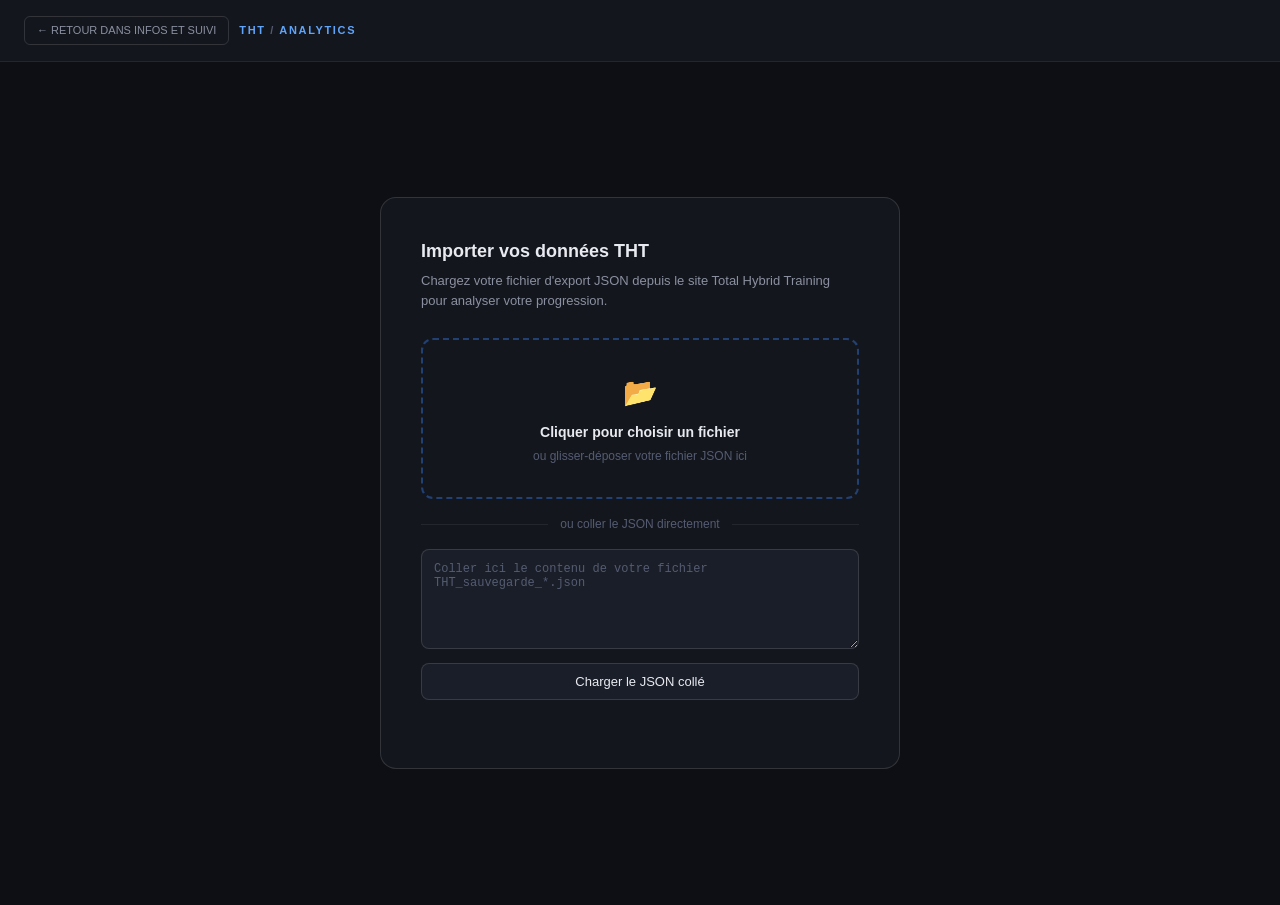
<file: THT_Analytics_Dashboard.html>
<!DOCTYPE html>
<html lang="fr">
<head>
<meta charset="UTF-8">
<meta name="viewport" content="width=device-width, initial-scale=1.0">
<title>THT Analytics</title>
<style>
/* ── Reset & base ── */
*, *::before, *::after { box-sizing: border-box; margin: 0; padding: 0; }
:root {
  --bg: #0d0f14;
  --bg2: #13161d;
  --bg3: #1a1e28;
  --bg4: #222736;
  --border: rgba(255,255,255,0.07);
  --border2: rgba(255,255,255,0.13);
  --text: #e8eaf0;
  --text2: #8b90a0;
  --text3: #555c72;
  --accent: #3b82f6;
  --accent2: #60a5fa;
  --green: #22c55e;
  --orange: #f97316;
  --red: #ef4444;
  --purple: #a855f7;
  --teal: #14b8a6;
  --yellow: #eab308;
  --r-sm: 8px;
  --r-md: 12px;
  --r-lg: 16px;
}

body {
  font-family: 'Inter', -apple-system, BlinkMacSystemFont, sans-serif;
  background: var(--bg);
  color: var(--text);
  min-height: 100vh;
  font-size: 14px;
  line-height: 1.5;
}

/* ── Topbar ── */
.topbar {
  display: flex;
  align-items: center;
  gap: 16px;
  padding: 16px 24px;
  border-bottom: 1px solid var(--border);
  background: var(--bg2);
  position: sticky;
  top: 0;
  z-index: 100;
}
.topbar-logo {
  font-size: 11px;
  font-weight: 700;
  letter-spacing: 0.15em;
  text-transform: uppercase;
  color: var(--accent2);
}
.topbar-logo span { color: var(--text3); }
.topbar-date {
  font-size: 11px;
  color: var(--text3);
  margin-left: auto;
}

/* ── Upload screen ── */
#upload-screen {
  min-height: calc(100vh - 57px);
  display: flex;
  align-items: center;
  justify-content: center;
  padding: 24px;
}
.upload-card {
  width: 100%;
  max-width: 520px;
  background: var(--bg2);
  border: 1px solid var(--border2);
  border-radius: var(--r-lg);
  padding: 40px;
}
.upload-card h2 {
  font-size: 18px;
  font-weight: 600;
  margin-bottom: 6px;
  color: var(--text);
}
.upload-card p {
  font-size: 13px;
  color: var(--text2);
  margin-bottom: 28px;
}
.upload-btn-primary {
  display: block;
  width: 100%;
  padding: 13px;
  background: var(--accent);
  color: #fff;
  border: none;
  border-radius: var(--r-md);
  font-size: 14px;
  font-weight: 600;
  cursor: pointer;
  text-align: center;
  transition: background .15s;
  margin-bottom: 12px;
}
.upload-btn-primary:hover { background: var(--accent2); }
.upload-divider {
  display: flex;
  align-items: center;
  gap: 12px;
  color: var(--text3);
  font-size: 12px;
  margin: 16px 0;
}
.upload-divider::before, .upload-divider::after {
  content: '';
  flex: 1;
  height: 1px;
  background: var(--border);
}
.paste-area {
  width: 100%;
  min-height: 100px;
  background: var(--bg3);
  border: 1px solid var(--border2);
  border-radius: var(--r-sm);
  color: var(--text);
  font-size: 12px;
  padding: 12px;
  resize: vertical;
  font-family: 'Courier New', monospace;
}
.paste-area::placeholder { color: var(--text3); }
.upload-btn-secondary {
  width: 100%;
  padding: 10px;
  background: var(--bg3);
  border: 1px solid var(--border2);
  border-radius: var(--r-sm);
  color: var(--text);
  font-size: 13px;
  cursor: pointer;
  margin-top: 8px;
  transition: background .15s;
}
.upload-btn-secondary:hover { background: var(--bg4); }
.upload-error {
  font-size: 12px;
  color: var(--red);
  margin-top: 10px;
  min-height: 18px;
}

/* ── Dashboard layout ── */
#dashboard { display: none; }
.dash-nav {
  display: flex;
  gap: 2px;
  padding: 16px 24px 0;
  border-bottom: 1px solid var(--border);
}
.dash-tab {
  padding: 10px 20px;
  background: none;
  border: none;
  border-bottom: 2px solid transparent;
  color: var(--text2);
  font-size: 13px;
  font-weight: 500;
  cursor: pointer;
  margin-bottom: -1px;
  transition: color .15s;
  letter-spacing: 0.03em;
}
.dash-tab:hover { color: var(--text); }
.dash-tab.active { color: var(--accent2); border-bottom-color: var(--accent2); }
.dash-tab .tab-count {
  font-size: 10px;
  background: var(--bg4);
  color: var(--text2);
  padding: 1px 6px;
  border-radius: 10px;
  margin-left: 6px;
}
.dash-tab.active .tab-count { background: rgba(59,130,246,0.2); color: var(--accent2); }

.panel { display: none; padding: 24px; }
.panel.active { display: block; }

/* ── Metric grid ── */
.metric-grid {
  display: grid;
  grid-template-columns: repeat(auto-fit, minmax(140px, 1fr));
  gap: 10px;
  margin-bottom: 24px;
}
.metric-card {
  background: var(--bg2);
  border: 1px solid var(--border);
  border-radius: var(--r-md);
  padding: 16px;
}
.metric-label {
  font-size: 10px;
  font-weight: 600;
  letter-spacing: 0.1em;
  text-transform: uppercase;
  color: var(--text3);
  margin-bottom: 6px;
}
.metric-val {
  font-size: 24px;
  font-weight: 700;
  color: var(--text);
  line-height: 1;
}
.metric-unit {
  font-size: 12px;
  color: var(--text2);
  margin-top: 4px;
}
.metric-accent { color: var(--accent2); }
.metric-green { color: var(--green); }
.metric-orange { color: var(--orange); }

/* ── Section title ── */
.section-title {
  font-size: 10px;
  font-weight: 700;
  letter-spacing: 0.12em;
  text-transform: uppercase;
  color: var(--text3);
  margin: 28px 0 12px;
  display: flex;
  align-items: center;
  gap: 8px;
}
.section-title::after {
  content: '';
  flex: 1;
  height: 1px;
  background: var(--border);
}

/* ── Cards ── */
.card {
  background: var(--bg2);
  border: 1px solid var(--border);
  border-radius: var(--r-md);
  padding: 18px 20px;
  margin-bottom: 12px;
}
.card-title {
  font-size: 13px;
  font-weight: 600;
  color: var(--text);
  margin-bottom: 14px;
}

/* ── Select / Controls ── */
.tht-select {
  background: var(--bg3);
  border: 1px solid var(--border2);
  border-radius: var(--r-sm);
  padding: 8px 14px;
  font-size: 13px;
  color: var(--text);
  cursor: pointer;
  outline: none;
}
.tht-select:focus { border-color: var(--accent); }
option { background: var(--bg3); }

/* ── Badges ── */
.badge {
  display: inline-block;
  padding: 3px 10px;
  border-radius: 20px;
  font-size: 11px;
  font-weight: 600;
}
.badge-blue   { background: rgba(59,130,246,.15); color: #60a5fa; }
.badge-green  { background: rgba(34,197,94,.15);  color: #4ade80; }
.badge-orange { background: rgba(249,115,22,.15); color: #fb923c; }
.badge-red    { background: rgba(239,68,68,.15);  color: #f87171; }
.badge-purple { background: rgba(168,85,247,.15); color: #c084fc; }
.badge-teal   { background: rgba(20,184,166,.15); color: #2dd4bf; }
.badge-yellow { background: rgba(234,179,8,.15);  color: #facc15; }
.badge-gray   { background: rgba(255,255,255,.07);color: var(--text2); }

/* ── Trend indicators ── */
.trend-up { color: var(--green); }
.trend-dn { color: var(--red); }
.trend-eq { color: var(--text3); }

/* ── Table ── */
.tht-table { width: 100%; border-collapse: collapse; font-size: 12px; }
.tht-table th {
  text-align: left;
  color: var(--text3);
  font-weight: 600;
  font-size: 10px;
  letter-spacing: 0.08em;
  text-transform: uppercase;
  padding: 6px 8px;
  border-bottom: 1px solid var(--border);
}
.tht-table td {
  padding: 8px;
  border-bottom: 1px solid var(--border);
  color: var(--text);
}
.tht-table tr:last-child td { border-bottom: none; }
.tht-table tr:hover td { background: rgba(255,255,255,.02); }

/* ── Intensity bar ── */
.intensity-wrap { margin-top: 8px; }
.intensity-label { font-size: 10px; color: var(--text3); margin-bottom: 4px; }
.intensity-bar { height: 4px; background: var(--bg4); border-radius: 2px; overflow: hidden; }
.intensity-fill { height: 100%; border-radius: 2px; transition: width .4s; }

/* ── WOD type colors ── */
.wod-TABATA  { border-left-color: #ef4444 !important; }
.wod-AMRAP   { border-left-color: #a855f7 !important; }
.wod-EMOM    { border-left-color: #3b82f6 !important; }
.wod-FORTIME { border-left-color: #f97316 !important; }
.wod-INTERV  { border-left-color: #22c55e !important; }
.wod-CARDIO  { border-left-color: #14b8a6 !important; }

/* ── Activity pills ── */
.activity-pill {
  display: inline-block;
  padding: 5px 14px;
  border-radius: 20px;
  font-size: 12px;
  font-weight: 500;
  cursor: pointer;
  border: 1px solid var(--border2);
  color: var(--text2);
  transition: all .15s;
  margin: 0 4px 6px 0;
}
.activity-pill.active { background: var(--accent); border-color: var(--accent); color: #fff; }
.activity-pill.active.run { background: var(--orange); border-color: var(--orange); }
.activity-pill.active.vtt { background: var(--green); border-color: var(--green); }

/* ── Chart containers ── */
.chart-wrap { position: relative; width: 100%; }

/* ── Exo progression row ── */
.exo-block {
  background: var(--bg2);
  border: 1px solid var(--border);
  border-radius: var(--r-md);
  padding: 16px 18px;
  margin-bottom: 10px;
}
.exo-block-header {
  display: flex;
  align-items: center;
  flex-wrap: wrap;
  gap: 10px;
  margin-bottom: 12px;
}
.exo-block-name {
  font-size: 14px;
  font-weight: 600;
  color: var(--text);
}
.exo-stats {
  display: grid;
  grid-template-columns: repeat(auto-fit, minmax(110px, 1fr));
  gap: 10px;
}
.exo-stat { }
.exo-stat-label { font-size: 10px; color: var(--text3); letter-spacing: 0.08em; text-transform: uppercase; margin-bottom: 3px; }
.exo-stat-val { font-size: 15px; font-weight: 600; color: var(--text); }
.exo-stat-sub { font-size: 10px; color: var(--text3); margin-top: 1px; }

/* ── Comp row ── */
.comp-row {
  display: flex;
  align-items: center;
  gap: 8px;
  padding: 6px 0;
  border-bottom: 1px solid var(--border);
  font-size: 12px;
}
.comp-row:last-child { border-bottom: none; }
.comp-lbl { color: var(--text2); min-width: 130px; }
.comp-v1 { color: var(--accent2); font-weight: 600; }
.comp-v2 { color: var(--orange); font-weight: 600; }
.comp-arrow { color: var(--text3); font-size: 10px; }

/* ── Empty state ── */
.empty { text-align: center; padding: 40px 16px; color: var(--text3); font-size: 13px; }
.empty-icon { font-size: 28px; margin-bottom: 8px; }

/* ── Record chip ── */
.rm1-chip {
  background: rgba(168,85,247,.18);
  color: #c084fc;
  padding: 2px 8px;
  border-radius: 4px;
  font-size: 12px;
  font-weight: 600;
}

/* ── Tendance axes ── */
.axes-item {
  display: flex;
  align-items: flex-start;
  gap: 10px;
  padding: 8px 0;
  border-bottom: 1px solid var(--border);
  font-size: 12px;
  color: var(--text2);
}
.axes-item:last-child { border-bottom: none; }
.axes-icon { width: 18px; flex-shrink: 0; }

/* ── Seance detail sections ── */
.seance-exo-row {
  display: grid;
  grid-template-columns: repeat(auto-fit, minmax(100px,1fr));
  gap: 10px;
  margin-top: 10px;
}

/* ── Scrollable filter bar ── */
.filter-row {
  display: flex;
  align-items: center;
  gap: 10px;
  flex-wrap: wrap;
  margin-bottom: 16px;
}

/* ── Responsive ── */
@media (max-width: 600px) {
  .topbar { padding: 12px 16px; }
  .panel { padding: 16px; }
  .dash-tab { padding: 8px 12px; font-size: 12px; }
}
</style>
</head>
<body>

<div class="topbar">
  <div style="display:flex;align-items:center;gap:10px;">
    <a href="infos.html" style="background:none;border:1px solid var(--border2);border-radius:6px;padding:5px 12px;font-size:11px;color:var(--text2);text-decoration:none;cursor:pointer;" title="Retour aux Infos Pratiques">← RETOUR DANS INFOS ET SUIVI</a>
    <div class="topbar-logo">THT <span>/</span> Analytics</div>
  </div>
  <div class="topbar-date" id="topbar-date"></div>
  <button id="btn-reset" style="display:none;background:none;border:1px solid var(--border2);border-radius:6px;padding:5px 12px;font-size:11px;color:var(--text2);cursor:pointer;" onclick="resetDashboard()">Changer de fichier</button>
</div>

<!-- UPLOAD -->
<div id="upload-screen">
  <div class="upload-card">
    <h2>Importer vos données THT</h2>
    <p>Chargez votre fichier d'export JSON depuis le site Total Hybrid Training pour analyser votre progression.</p>
    <!-- Zone drag & drop + clic -->
    <div id="drop-zone" style="border:2px dashed rgba(59,130,246,0.4);border-radius:12px;padding:32px 20px;text-align:center;cursor:pointer;margin-bottom:12px;transition:border-color .2s,background .2s;" onclick="document.getElementById('file-input').click()">
      <div style="font-size:28px;margin-bottom:8px;">📂</div>
      <div style="font-size:14px;font-weight:600;color:#e8eaf0;margin-bottom:4px;">Cliquer pour choisir un fichier</div>
      <div style="font-size:12px;color:#555c72;">ou glisser-déposer votre fichier JSON ici</div>
    </div>
    <input type="file" id="file-input" accept=".json" style="position:absolute;width:1px;height:1px;opacity:0;pointer-events:none;">
    <div class="upload-divider">ou coller le JSON directement</div>
    <textarea class="paste-area" id="json-paste" placeholder='Coller ici le contenu de votre fichier THT_sauvegarde_*.json'></textarea>
    <button class="upload-btn-secondary" id="btn-paste">Charger le JSON collé</button>
    <div class="upload-error" id="upload-error"></div>
  </div>
</div>

<!-- DASHBOARD -->
<div id="dashboard">
  <div class="dash-nav">
    <button class="dash-tab active" onclick="showTab('muscu',this)">Muscu <span class="tab-count" id="tc-muscu">0</span></button>
    <button class="dash-tab" onclick="showTab('wod',this)">WOD <span class="tab-count" id="tc-wod">0</span></button>
    <button class="dash-tab" onclick="showTab('cardio',this)">Cardio <span class="tab-count" id="tc-cardio">0</span></button>
    <button class="dash-tab" onclick="showTab('semaine',this)">📅 Vue semaine</button>
  </div>

  <!-- ═══════════ MUSCU ═══════════ -->
  <div class="panel active" id="panel-muscu">
    <div class="metric-grid" id="muscu-kpis"></div>

    <div class="section-title">Analyse d'une séance</div>
    <div class="filter-row">
      <select class="tht-select" id="seance-sel" onchange="renderSeanceDetail()" style="max-width:380px;flex:1;">
        <option value="">— Choisir une séance —</option>
      </select>
    </div>
    <div id="seance-detail-zone"></div>

    <div class="section-title">Synthèse par exercice</div>

    <!-- Filtre exercices -->
    <div id="exo-filtre-zone" style="display:none; margin-bottom:16px;">
      <div style="background:#1a1a2e; border:1px solid #2a2a4a; border-radius:10px; padding:14px;">
        <div style="display:flex; align-items:center; justify-content:space-between; margin-bottom:10px; flex-wrap:wrap; gap:8px;">
          <span style="font-size:0.82em; font-weight:700; color:#cddc39; letter-spacing:0.06em; text-transform:uppercase;">Exercices à afficher</span>
          <div style="display:flex; gap:8px;">
            <button onclick="exoFiltreAll(true)"  style="background:none; border:1px solid #cddc39; color:#cddc39; border-radius:6px; padding:4px 10px; font-size:0.75em; cursor:pointer;">Tout cocher</button>
            <button onclick="exoFiltreAll(false)" style="background:none; border:1px solid #666;    color:#aaa;     border-radius:6px; padding:4px 10px; font-size:0.75em; cursor:pointer;">Tout décocher</button>
          </div>
        </div>
        <div id="exo-checkboxes" style="display:flex; flex-wrap:wrap; gap:8px;"></div>
      </div>
    </div>

    <div id="exo-synthese-zone"></div>

    <div class="section-title">Courbe de fatigue intra-séance</div>
    <div class="card">
      <div class="card-title" id="fatigue-title">Sélectionner une séance ci-dessus</div>
      <div class="chart-wrap" style="height:180px;"><canvas id="fatigue-canvas" role="img" aria-label="Courbe de fatigue"></canvas></div>
    </div>

    <div class="section-title">Comparaison séance à séance</div>
    <div class="filter-row">
      <select class="tht-select" id="comp-s1" onchange="renderComparaison()" style="flex:1;max-width:300px;"><option value="">— Séance A —</option></select>
      <span style="color:var(--text3);font-size:12px;">vs</span>
      <select class="tht-select" id="comp-s2" onchange="renderComparaison()" style="flex:1;max-width:300px;"><option value="">— Séance B —</option></select>
    </div>
    <div id="comp-zone"></div>
  </div>

  <!-- ═══════════ WOD ═══════════ -->
  <div class="panel" id="panel-wod">
    <div class="metric-grid" id="wod-kpis"></div>

    <div class="section-title">Filtrer par type</div>
    <div id="wod-type-pills" style="margin-bottom:16px;"></div>

    <div class="section-title">Progression — sélectionner un WOD récurrent</div>
    <div class="filter-row">
      <select class="tht-select" id="wod-prog-sel" onchange="renderWodProgression()" style="flex:1;max-width:380px;">
        <option value="">— Choisir un WOD —</option>
      </select>
    </div>
    <div id="wod-prog-zone"></div>

    <div class="section-title">🏋 WODs</div>
    <div id="wod-list-zone"></div>

    <div class="section-title" id="cardio-ext-title" style="margin-top:20px;">🚴 Cardio externe</div>
    <div id="wod-cardio-ext-zone"></div>
  </div>

  <!-- ═══════════ CARDIO ═══════════ -->
  <div class="panel" id="panel-cardio">
    <div class="metric-grid" id="cardio-global-kpis"></div>

    <div class="section-title">Activité</div>
    <div id="cardio-pills" style="margin-bottom:16px;"></div>

    <div id="cardio-activity-kpis" class="metric-grid" style="margin-bottom:16px;"></div>

    <div class="card">
      <div class="card-title" id="chart-vit-title">Progression vitesse</div>
      <div class="chart-wrap" style="height:200px;"><canvas id="chart-vit" role="img" aria-label="Vitesse"></canvas></div>
    </div>
    <div class="card">
      <div class="card-title">Distance par sortie</div>
      <div class="chart-wrap" style="height:180px;"><canvas id="chart-dist" role="img" aria-label="Distance"></canvas></div>
    </div>

    <div class="section-title">Records personnels</div>
    <div id="cardio-records-zone"></div>

    <div class="section-title">Tendances & axes d'amélioration</div>
    <div id="cardio-tendances-zone"></div>

    <div class="section-title">Historique des sorties</div>
    <div id="cardio-history-zone"></div>
  </div>
  <!-- ═══════════ VUE SEMAINE ═══════════ -->
  <div class="panel" id="panel-semaine">
    <div style="display:flex;align-items:center;gap:12px;margin-bottom:16px;flex-wrap:wrap;">
      <div style="display:flex;gap:6px;">
        <button id="vue-btn-semaine" class="activity-pill active" onclick="setVueSemaine('semaine',this)">7 jours</button>
        <button id="vue-btn-mois" class="activity-pill" onclick="setVueSemaine('mois',this)">Mois</button>
      </div>
      <div style="display:flex;gap:8px;align-items:center;margin-left:auto;">
        <button onclick="navSemaine(-1)" style="background:var(--bg3);border:1px solid var(--border2);color:var(--text);border-radius:6px;padding:5px 12px;cursor:pointer;">◀</button>
        <span id="semaine-label" style="font-size:13px;font-weight:600;color:var(--text2);min-width:160px;text-align:center;"></span>
        <button onclick="navSemaine(1)" style="background:var(--bg3);border:1px solid var(--border2);color:var(--text);border-radius:6px;padding:5px 12px;cursor:pointer;">▶</button>
        <button onclick="navSemaine(0)" style="background:var(--accent);border:none;color:#fff;border-radius:6px;padding:5px 12px;cursor:pointer;font-size:11px;">Aujourd'hui</button>
      </div>
    </div>
    <div class="metric-grid" id="semaine-kpis" style="margin-bottom:16px;"></div>
    <div id="semaine-grid"></div>
    <div id="semaine-charge-warn" style="margin-top:12px;"></div>
  </div>
</div>

<!-- Chart.js 4.4.1 intégré pour fonctionnement hors ligne -->
<script>
/*!
 * Chart.js v4.4.1
 * https://www.chartjs.org
 * (c) 2023 Chart.js Contributors
 * Released under the MIT License
 */
!function(t,e){"object"==typeof exports&&"undefined"!=typeof module?module.exports=e():"function"==typeof define&&define.amd?define(e):(t="undefined"!=typeof globalThis?globalThis:t||self).Chart=e()}(this,(function(){"use strict";var t=Object.freeze({__proto__:null,get Colors(){return Go},get Decimation(){return Qo},get Filler(){return ma},get Legend(){return ya},get SubTitle(){return ka},get Title(){return Ma},get Tooltip(){return Ba}});function e(){}const i=(()=>{let t=0;return()=>t++})();function s(t){return null==t}function n(t){if(Array.isArray&&Array.isArray(t))return!0;const e=Object.prototype.toString.call(t);return"[object"===e.slice(0,7)&&"Array]"===e.slice(-6)}function o(t){return null!==t&&"[object Object]"===Object.prototype.toString.call(t)}function a(t){return("number"==typeof t||t instanceof Number)&&isFinite(+t)}function r(t,e){return a(t)?t:e}function l(t,e){return void 0===t?e:t}const h=(t,e)=>"string"==typeof t&&t.endsWith("%")?parseFloat(t)/100:+t/e,c=(t,e)=>"string"==typeof t&&t.endsWith("%")?parseFloat(t)/100*e:+t;function d(t,e,i){if(t&&"function"==typeof t.call)return t.apply(i,e)}function u(t,e,i,s){let a,r,l;if(n(t))if(r=t.length,s)for(a=r-1;a>=0;a--)e.call(i,t[a],a);else for(a=0;a<r;a++)e.call(i,t[a],a);else if(o(t))for(l=Object.keys(t),r=l.length,a=0;a<r;a++)e.call(i,t[l[a]],l[a])}function f(t,e){let i,s,n,o;if(!t||!e||t.length!==e.length)return!1;for(i=0,s=t.length;i<s;++i)if(n=t[i],o=e[i],n.datasetIndex!==o.datasetIndex||n.index!==o.index)return!1;return!0}function g(t){if(n(t))return t.map(g);if(o(t)){const e=Object.create(null),i=Object.keys(t),s=i.length;let n=0;for(;n<s;++n)e[i[n]]=g(t[i[n]]);return e}return t}function p(t){return-1===["__proto__","prototype","constructor"].indexOf(t)}function m(t,e,i,s){if(!p(t))return;const n=e[t],a=i[t];o(n)&&o(a)?b(n,a,s):e[t]=g(a)}function b(t,e,i){const s=n(e)?e:[e],a=s.length;if(!o(t))return t;const r=(i=i||{}).merger||m;let l;for(let e=0;e<a;++e){if(l=s[e],!o(l))continue;const n=Object.keys(l);for(let e=0,s=n.length;e<s;++e)r(n[e],t,l,i)}return t}function x(t,e){return b(t,e,{merger:_})}function _(t,e,i){if(!p(t))return;const s=e[t],n=i[t];o(s)&&o(n)?x(s,n):Object.prototype.hasOwnProperty.call(e,t)||(e[t]=g(n))}const y={"":t=>t,x:t=>t.x,y:t=>t.y};function v(t){const e=t.split("."),i=[];let s="";for(const t of e)s+=t,s.endsWith("\\")?s=s.slice(0,-1)+".":(i.push(s),s="");return i}function M(t,e){const i=y[e]||(y[e]=function(t){const e=v(t);return t=>{for(const i of e){if(""===i)break;t=t&&t[i]}return t}}(e));return i(t)}function w(t){return t.charAt(0).toUpperCase()+t.slice(1)}const k=t=>void 0!==t,S=t=>"function"==typeof t,P=(t,e)=>{if(t.size!==e.size)return!1;for(const i of t)if(!e.has(i))return!1;return!0};function D(t){return"mouseup"===t.type||"click"===t.type||"contextmenu"===t.type}const C=Math.PI,O=2*C,A=O+C,T=Number.POSITIVE_INFINITY,L=C/180,E=C/2,R=C/4,I=2*C/3,z=Math.log10,F=Math.sign;function V(t,e,i){return Math.abs(t-e)<i}function B(t){const e=Math.round(t);t=V(t,e,t/1e3)?e:t;const i=Math.pow(10,Math.floor(z(t))),s=t/i;return(s<=1?1:s<=2?2:s<=5?5:10)*i}function W(t){const e=[],i=Math.sqrt(t);let s;for(s=1;s<i;s++)t%s==0&&(e.push(s),e.push(t/s));return i===(0|i)&&e.push(i),e.sort(((t,e)=>t-e)).pop(),e}function N(t){return!isNaN(parseFloat(t))&&isFinite(t)}function H(t,e){const i=Math.round(t);return i-e<=t&&i+e>=t}function j(t,e,i){let s,n,o;for(s=0,n=t.length;s<n;s++)o=t[s][i],isNaN(o)||(e.min=Math.min(e.min,o),e.max=Math.max(e.max,o))}function $(t){return t*(C/180)}function Y(t){return t*(180/C)}function U(t){if(!a(t))return;let e=1,i=0;for(;Math.round(t*e)/e!==t;)e*=10,i++;return i}function X(t,e){const i=e.x-t.x,s=e.y-t.y,n=Math.sqrt(i*i+s*s);let o=Math.atan2(s,i);return o<-.5*C&&(o+=O),{angle:o,distance:n}}function q(t,e){return Math.sqrt(Math.pow(e.x-t.x,2)+Math.pow(e.y-t.y,2))}function K(t,e){return(t-e+A)%O-C}function G(t){return(t%O+O)%O}function Z(t,e,i,s){const n=G(t),o=G(e),a=G(i),r=G(o-n),l=G(a-n),h=G(n-o),c=G(n-a);return n===o||n===a||s&&o===a||r>l&&h<c}function J(t,e,i){return Math.max(e,Math.min(i,t))}function Q(t){return J(t,-32768,32767)}function tt(t,e,i,s=1e-6){return t>=Math.min(e,i)-s&&t<=Math.max(e,i)+s}function et(t,e,i){i=i||(i=>t[i]<e);let s,n=t.length-1,o=0;for(;n-o>1;)s=o+n>>1,i(s)?o=s:n=s;return{lo:o,hi:n}}const it=(t,e,i,s)=>et(t,i,s?s=>{const n=t[s][e];return n<i||n===i&&t[s+1][e]===i}:s=>t[s][e]<i),st=(t,e,i)=>et(t,i,(s=>t[s][e]>=i));function nt(t,e,i){let s=0,n=t.length;for(;s<n&&t[s]<e;)s++;for(;n>s&&t[n-1]>i;)n--;return s>0||n<t.length?t.slice(s,n):t}const ot=["push","pop","shift","splice","unshift"];function at(t,e){t._chartjs?t._chartjs.listeners.push(e):(Object.defineProperty(t,"_chartjs",{configurable:!0,enumerable:!1,value:{listeners:[e]}}),ot.forEach((e=>{const i="_onData"+w(e),s=t[e];Object.defineProperty(t,e,{configurable:!0,enumerable:!1,value(...e){const n=s.apply(this,e);return t._chartjs.listeners.forEach((t=>{"function"==typeof t[i]&&t[i](...e)})),n}})})))}function rt(t,e){const i=t._chartjs;if(!i)return;const s=i.listeners,n=s.indexOf(e);-1!==n&&s.splice(n,1),s.length>0||(ot.forEach((e=>{delete t[e]})),delete t._chartjs)}function lt(t){const e=new Set(t);return e.size===t.length?t:Array.from(e)}const ht="undefined"==typeof window?function(t){return t()}:window.requestAnimationFrame;function ct(t,e){let i=[],s=!1;return function(...n){i=n,s||(s=!0,ht.call(window,(()=>{s=!1,t.apply(e,i)})))}}function dt(t,e){let i;return function(...s){return e?(clearTimeout(i),i=setTimeout(t,e,s)):t.apply(this,s),e}}const ut=t=>"start"===t?"left":"end"===t?"right":"center",ft=(t,e,i)=>"start"===t?e:"end"===t?i:(e+i)/2,gt=(t,e,i,s)=>t===(s?"left":"right")?i:"center"===t?(e+i)/2:e;function pt(t,e,i){const s=e.length;let n=0,o=s;if(t._sorted){const{iScale:a,_parsed:r}=t,l=a.axis,{min:h,max:c,minDefined:d,maxDefined:u}=a.getUserBounds();d&&(n=J(Math.min(it(r,l,h).lo,i?s:it(e,l,a.getPixelForValue(h)).lo),0,s-1)),o=u?J(Math.max(it(r,a.axis,c,!0).hi+1,i?0:it(e,l,a.getPixelForValue(c),!0).hi+1),n,s)-n:s-n}return{start:n,count:o}}function mt(t){const{xScale:e,yScale:i,_scaleRanges:s}=t,n={xmin:e.min,xmax:e.max,ymin:i.min,ymax:i.max};if(!s)return t._scaleRanges=n,!0;const o=s.xmin!==e.min||s.xmax!==e.max||s.ymin!==i.min||s.ymax!==i.max;return Object.assign(s,n),o}class bt{constructor(){this._request=null,this._charts=new Map,this._running=!1,this._lastDate=void 0}_notify(t,e,i,s){const n=e.listeners[s],o=e.duration;n.forEach((s=>s({chart:t,initial:e.initial,numSteps:o,currentStep:Math.min(i-e.start,o)})))}_refresh(){this._request||(this._running=!0,this._request=ht.call(window,(()=>{this._update(),this._request=null,this._running&&this._refresh()})))}_update(t=Date.now()){let e=0;this._charts.forEach(((i,s)=>{if(!i.running||!i.items.length)return;const n=i.items;let o,a=n.length-1,r=!1;for(;a>=0;--a)o=n[a],o._active?(o._total>i.duration&&(i.duration=o._total),o.tick(t),r=!0):(n[a]=n[n.length-1],n.pop());r&&(s.draw(),this._notify(s,i,t,"progress")),n.length||(i.running=!1,this._notify(s,i,t,"complete"),i.initial=!1),e+=n.length})),this._lastDate=t,0===e&&(this._running=!1)}_getAnims(t){const e=this._charts;let i=e.get(t);return i||(i={running:!1,initial:!0,items:[],listeners:{complete:[],progress:[]}},e.set(t,i)),i}listen(t,e,i){this._getAnims(t).listeners[e].push(i)}add(t,e){e&&e.length&&this._getAnims(t).items.push(...e)}has(t){return this._getAnims(t).items.length>0}start(t){const e=this._charts.get(t);e&&(e.running=!0,e.start=Date.now(),e.duration=e.items.reduce(((t,e)=>Math.max(t,e._duration)),0),this._refresh())}running(t){if(!this._running)return!1;const e=this._charts.get(t);return!!(e&&e.running&&e.items.length)}stop(t){const e=this._charts.get(t);if(!e||!e.items.length)return;const i=e.items;let s=i.length-1;for(;s>=0;--s)i[s].cancel();e.items=[],this._notify(t,e,Date.now(),"complete")}remove(t){return this._charts.delete(t)}}var xt=new bt;
/*!
 * @kurkle/color v0.3.2
 * https://github.com/kurkle/color#readme
 * (c) 2023 Jukka Kurkela
 * Released under the MIT License
 */function _t(t){return t+.5|0}const yt=(t,e,i)=>Math.max(Math.min(t,i),e);function vt(t){return yt(_t(2.55*t),0,255)}function Mt(t){return yt(_t(255*t),0,255)}function wt(t){return yt(_t(t/2.55)/100,0,1)}function kt(t){return yt(_t(100*t),0,100)}const St={0:0,1:1,2:2,3:3,4:4,5:5,6:6,7:7,8:8,9:9,A:10,B:11,C:12,D:13,E:14,F:15,a:10,b:11,c:12,d:13,e:14,f:15},Pt=[..."0123456789ABCDEF"],Dt=t=>Pt[15&t],Ct=t=>Pt[(240&t)>>4]+Pt[15&t],Ot=t=>(240&t)>>4==(15&t);function At(t){var e=(t=>Ot(t.r)&&Ot(t.g)&&Ot(t.b)&&Ot(t.a))(t)?Dt:Ct;return t?"#"+e(t.r)+e(t.g)+e(t.b)+((t,e)=>t<255?e(t):"")(t.a,e):void 0}const Tt=/^(hsla?|hwb|hsv)\(\s*([-+.e\d]+)(?:deg)?[\s,]+([-+.e\d]+)%[\s,]+([-+.e\d]+)%(?:[\s,]+([-+.e\d]+)(%)?)?\s*\)$/;function Lt(t,e,i){const s=e*Math.min(i,1-i),n=(e,n=(e+t/30)%12)=>i-s*Math.max(Math.min(n-3,9-n,1),-1);return[n(0),n(8),n(4)]}function Et(t,e,i){const s=(s,n=(s+t/60)%6)=>i-i*e*Math.max(Math.min(n,4-n,1),0);return[s(5),s(3),s(1)]}function Rt(t,e,i){const s=Lt(t,1,.5);let n;for(e+i>1&&(n=1/(e+i),e*=n,i*=n),n=0;n<3;n++)s[n]*=1-e-i,s[n]+=e;return s}function It(t){const e=t.r/255,i=t.g/255,s=t.b/255,n=Math.max(e,i,s),o=Math.min(e,i,s),a=(n+o)/2;let r,l,h;return n!==o&&(h=n-o,l=a>.5?h/(2-n-o):h/(n+o),r=function(t,e,i,s,n){return t===n?(e-i)/s+(e<i?6:0):e===n?(i-t)/s+2:(t-e)/s+4}(e,i,s,h,n),r=60*r+.5),[0|r,l||0,a]}function zt(t,e,i,s){return(Array.isArray(e)?t(e[0],e[1],e[2]):t(e,i,s)).map(Mt)}function Ft(t,e,i){return zt(Lt,t,e,i)}function Vt(t){return(t%360+360)%360}function Bt(t){const e=Tt.exec(t);let i,s=255;if(!e)return;e[5]!==i&&(s=e[6]?vt(+e[5]):Mt(+e[5]));const n=Vt(+e[2]),o=+e[3]/100,a=+e[4]/100;return i="hwb"===e[1]?function(t,e,i){return zt(Rt,t,e,i)}(n,o,a):"hsv"===e[1]?function(t,e,i){return zt(Et,t,e,i)}(n,o,a):Ft(n,o,a),{r:i[0],g:i[1],b:i[2],a:s}}const Wt={x:"dark",Z:"light",Y:"re",X:"blu",W:"gr",V:"medium",U:"slate",A:"ee",T:"ol",S:"or",B:"ra",C:"lateg",D:"ights",R:"in",Q:"turquois",E:"hi",P:"ro",O:"al",N:"le",M:"de",L:"yello",F:"en",K:"ch",G:"arks",H:"ea",I:"ightg",J:"wh"},Nt={OiceXe:"f0f8ff",antiquewEte:"faebd7",aqua:"ffff",aquamarRe:"7fffd4",azuY:"f0ffff",beige:"f5f5dc",bisque:"ffe4c4",black:"0",blanKedOmond:"ffebcd",Xe:"ff",XeviTet:"8a2be2",bPwn:"a52a2a",burlywood:"deb887",caMtXe:"5f9ea0",KartYuse:"7fff00",KocTate:"d2691e",cSO:"ff7f50",cSnflowerXe:"6495ed",cSnsilk:"fff8dc",crimson:"dc143c",cyan:"ffff",xXe:"8b",xcyan:"8b8b",xgTMnPd:"b8860b",xWay:"a9a9a9",xgYF:"6400",xgYy:"a9a9a9",xkhaki:"bdb76b",xmagFta:"8b008b",xTivegYF:"556b2f",xSange:"ff8c00",xScEd:"9932cc",xYd:"8b0000",xsOmon:"e9967a",xsHgYF:"8fbc8f",xUXe:"483d8b",xUWay:"2f4f4f",xUgYy:"2f4f4f",xQe:"ced1",xviTet:"9400d3",dAppRk:"ff1493",dApskyXe:"bfff",dimWay:"696969",dimgYy:"696969",dodgerXe:"1e90ff",fiYbrick:"b22222",flSOwEte:"fffaf0",foYstWAn:"228b22",fuKsia:"ff00ff",gaRsbSo:"dcdcdc",ghostwEte:"f8f8ff",gTd:"ffd700",gTMnPd:"daa520",Way:"808080",gYF:"8000",gYFLw:"adff2f",gYy:"808080",honeyMw:"f0fff0",hotpRk:"ff69b4",RdianYd:"cd5c5c",Rdigo:"4b0082",ivSy:"fffff0",khaki:"f0e68c",lavFMr:"e6e6fa",lavFMrXsh:"fff0f5",lawngYF:"7cfc00",NmoncEffon:"fffacd",ZXe:"add8e6",ZcSO:"f08080",Zcyan:"e0ffff",ZgTMnPdLw:"fafad2",ZWay:"d3d3d3",ZgYF:"90ee90",ZgYy:"d3d3d3",ZpRk:"ffb6c1",ZsOmon:"ffa07a",ZsHgYF:"20b2aa",ZskyXe:"87cefa",ZUWay:"778899",ZUgYy:"778899",ZstAlXe:"b0c4de",ZLw:"ffffe0",lime:"ff00",limegYF:"32cd32",lRF:"faf0e6",magFta:"ff00ff",maPon:"800000",VaquamarRe:"66cdaa",VXe:"cd",VScEd:"ba55d3",VpurpN:"9370db",VsHgYF:"3cb371",VUXe:"7b68ee",VsprRggYF:"fa9a",VQe:"48d1cc",VviTetYd:"c71585",midnightXe:"191970",mRtcYam:"f5fffa",mistyPse:"ffe4e1",moccasR:"ffe4b5",navajowEte:"ffdead",navy:"80",Tdlace:"fdf5e6",Tive:"808000",TivedBb:"6b8e23",Sange:"ffa500",SangeYd:"ff4500",ScEd:"da70d6",pOegTMnPd:"eee8aa",pOegYF:"98fb98",pOeQe:"afeeee",pOeviTetYd:"db7093",papayawEp:"ffefd5",pHKpuff:"ffdab9",peru:"cd853f",pRk:"ffc0cb",plum:"dda0dd",powMrXe:"b0e0e6",purpN:"800080",YbeccapurpN:"663399",Yd:"ff0000",Psybrown:"bc8f8f",PyOXe:"4169e1",saddNbPwn:"8b4513",sOmon:"fa8072",sandybPwn:"f4a460",sHgYF:"2e8b57",sHshell:"fff5ee",siFna:"a0522d",silver:"c0c0c0",skyXe:"87ceeb",UXe:"6a5acd",UWay:"708090",UgYy:"708090",snow:"fffafa",sprRggYF:"ff7f",stAlXe:"4682b4",tan:"d2b48c",teO:"8080",tEstN:"d8bfd8",tomato:"ff6347",Qe:"40e0d0",viTet:"ee82ee",JHt:"f5deb3",wEte:"ffffff",wEtesmoke:"f5f5f5",Lw:"ffff00",LwgYF:"9acd32"};let Ht;function jt(t){Ht||(Ht=function(){const t={},e=Object.keys(Nt),i=Object.keys(Wt);let s,n,o,a,r;for(s=0;s<e.length;s++){for(a=r=e[s],n=0;n<i.length;n++)o=i[n],r=r.replace(o,Wt[o]);o=parseInt(Nt[a],16),t[r]=[o>>16&255,o>>8&255,255&o]}return t}(),Ht.transparent=[0,0,0,0]);const e=Ht[t.toLowerCase()];return e&&{r:e[0],g:e[1],b:e[2],a:4===e.length?e[3]:255}}const $t=/^rgba?\(\s*([-+.\d]+)(%)?[\s,]+([-+.e\d]+)(%)?[\s,]+([-+.e\d]+)(%)?(?:[\s,/]+([-+.e\d]+)(%)?)?\s*\)$/;const Yt=t=>t<=.0031308?12.92*t:1.055*Math.pow(t,1/2.4)-.055,Ut=t=>t<=.04045?t/12.92:Math.pow((t+.055)/1.055,2.4);function Xt(t,e,i){if(t){let s=It(t);s[e]=Math.max(0,Math.min(s[e]+s[e]*i,0===e?360:1)),s=Ft(s),t.r=s[0],t.g=s[1],t.b=s[2]}}function qt(t,e){return t?Object.assign(e||{},t):t}function Kt(t){var e={r:0,g:0,b:0,a:255};return Array.isArray(t)?t.length>=3&&(e={r:t[0],g:t[1],b:t[2],a:255},t.length>3&&(e.a=Mt(t[3]))):(e=qt(t,{r:0,g:0,b:0,a:1})).a=Mt(e.a),e}function Gt(t){return"r"===t.charAt(0)?function(t){const e=$t.exec(t);let i,s,n,o=255;if(e){if(e[7]!==i){const t=+e[7];o=e[8]?vt(t):yt(255*t,0,255)}return i=+e[1],s=+e[3],n=+e[5],i=255&(e[2]?vt(i):yt(i,0,255)),s=255&(e[4]?vt(s):yt(s,0,255)),n=255&(e[6]?vt(n):yt(n,0,255)),{r:i,g:s,b:n,a:o}}}(t):Bt(t)}class Zt{constructor(t){if(t instanceof Zt)return t;const e=typeof t;let i;var s,n,o;"object"===e?i=Kt(t):"string"===e&&(o=(s=t).length,"#"===s[0]&&(4===o||5===o?n={r:255&17*St[s[1]],g:255&17*St[s[2]],b:255&17*St[s[3]],a:5===o?17*St[s[4]]:255}:7!==o&&9!==o||(n={r:St[s[1]]<<4|St[s[2]],g:St[s[3]]<<4|St[s[4]],b:St[s[5]]<<4|St[s[6]],a:9===o?St[s[7]]<<4|St[s[8]]:255})),i=n||jt(t)||Gt(t)),this._rgb=i,this._valid=!!i}get valid(){return this._valid}get rgb(){var t=qt(this._rgb);return t&&(t.a=wt(t.a)),t}set rgb(t){this._rgb=Kt(t)}rgbString(){return this._valid?(t=this._rgb)&&(t.a<255?`rgba(${t.r}, ${t.g}, ${t.b}, ${wt(t.a)})`:`rgb(${t.r}, ${t.g}, ${t.b})`):void 0;var t}hexString(){return this._valid?At(this._rgb):void 0}hslString(){return this._valid?function(t){if(!t)return;const e=It(t),i=e[0],s=kt(e[1]),n=kt(e[2]);return t.a<255?`hsla(${i}, ${s}%, ${n}%, ${wt(t.a)})`:`hsl(${i}, ${s}%, ${n}%)`}(this._rgb):void 0}mix(t,e){if(t){const i=this.rgb,s=t.rgb;let n;const o=e===n?.5:e,a=2*o-1,r=i.a-s.a,l=((a*r==-1?a:(a+r)/(1+a*r))+1)/2;n=1-l,i.r=255&l*i.r+n*s.r+.5,i.g=255&l*i.g+n*s.g+.5,i.b=255&l*i.b+n*s.b+.5,i.a=o*i.a+(1-o)*s.a,this.rgb=i}return this}interpolate(t,e){return t&&(this._rgb=function(t,e,i){const s=Ut(wt(t.r)),n=Ut(wt(t.g)),o=Ut(wt(t.b));return{r:Mt(Yt(s+i*(Ut(wt(e.r))-s))),g:Mt(Yt(n+i*(Ut(wt(e.g))-n))),b:Mt(Yt(o+i*(Ut(wt(e.b))-o))),a:t.a+i*(e.a-t.a)}}(this._rgb,t._rgb,e)),this}clone(){return new Zt(this.rgb)}alpha(t){return this._rgb.a=Mt(t),this}clearer(t){return this._rgb.a*=1-t,this}greyscale(){const t=this._rgb,e=_t(.3*t.r+.59*t.g+.11*t.b);return t.r=t.g=t.b=e,this}opaquer(t){return this._rgb.a*=1+t,this}negate(){const t=this._rgb;return t.r=255-t.r,t.g=255-t.g,t.b=255-t.b,this}lighten(t){return Xt(this._rgb,2,t),this}darken(t){return Xt(this._rgb,2,-t),this}saturate(t){return Xt(this._rgb,1,t),this}desaturate(t){return Xt(this._rgb,1,-t),this}rotate(t){return function(t,e){var i=It(t);i[0]=Vt(i[0]+e),i=Ft(i),t.r=i[0],t.g=i[1],t.b=i[2]}(this._rgb,t),this}}function Jt(t){if(t&&"object"==typeof t){const e=t.toString();return"[object CanvasPattern]"===e||"[object CanvasGradient]"===e}return!1}function Qt(t){return Jt(t)?t:new Zt(t)}function te(t){return Jt(t)?t:new Zt(t).saturate(.5).darken(.1).hexString()}const ee=["x","y","borderWidth","radius","tension"],ie=["color","borderColor","backgroundColor"];const se=new Map;function ne(t,e,i){return function(t,e){e=e||{};const i=t+JSON.stringify(e);let s=se.get(i);return s||(s=new Intl.NumberFormat(t,e),se.set(i,s)),s}(e,i).format(t)}const oe={values:t=>n(t)?t:""+t,numeric(t,e,i){if(0===t)return"0";const s=this.chart.options.locale;let n,o=t;if(i.length>1){const e=Math.max(Math.abs(i[0].value),Math.abs(i[i.length-1].value));(e<1e-4||e>1e15)&&(n="scientific"),o=function(t,e){let i=e.length>3?e[2].value-e[1].value:e[1].value-e[0].value;Math.abs(i)>=1&&t!==Math.floor(t)&&(i=t-Math.floor(t));return i}(t,i)}const a=z(Math.abs(o)),r=isNaN(a)?1:Math.max(Math.min(-1*Math.floor(a),20),0),l={notation:n,minimumFractionDigits:r,maximumFractionDigits:r};return Object.assign(l,this.options.ticks.format),ne(t,s,l)},logarithmic(t,e,i){if(0===t)return"0";const s=i[e].significand||t/Math.pow(10,Math.floor(z(t)));return[1,2,3,5,10,15].includes(s)||e>.8*i.length?oe.numeric.call(this,t,e,i):""}};var ae={formatters:oe};const re=Object.create(null),le=Object.create(null);function he(t,e){if(!e)return t;const i=e.split(".");for(let e=0,s=i.length;e<s;++e){const s=i[e];t=t[s]||(t[s]=Object.create(null))}return t}function ce(t,e,i){return"string"==typeof e?b(he(t,e),i):b(he(t,""),e)}class de{constructor(t,e){this.animation=void 0,this.backgroundColor="rgba(0,0,0,0.1)",this.borderColor="rgba(0,0,0,0.1)",this.color="#666",this.datasets={},this.devicePixelRatio=t=>t.chart.platform.getDevicePixelRatio(),this.elements={},this.events=["mousemove","mouseout","click","touchstart","touchmove"],this.font={family:"'Helvetica Neue', 'Helvetica', 'Arial', sans-serif",size:12,style:"normal",lineHeight:1.2,weight:null},this.hover={},this.hoverBackgroundColor=(t,e)=>te(e.backgroundColor),this.hoverBorderColor=(t,e)=>te(e.borderColor),this.hoverColor=(t,e)=>te(e.color),this.indexAxis="x",this.interaction={mode:"nearest",intersect:!0,includeInvisible:!1},this.maintainAspectRatio=!0,this.onHover=null,this.onClick=null,this.parsing=!0,this.plugins={},this.responsive=!0,this.scale=void 0,this.scales={},this.showLine=!0,this.drawActiveElementsOnTop=!0,this.describe(t),this.apply(e)}set(t,e){return ce(this,t,e)}get(t){return he(this,t)}describe(t,e){return ce(le,t,e)}override(t,e){return ce(re,t,e)}route(t,e,i,s){const n=he(this,t),a=he(this,i),r="_"+e;Object.defineProperties(n,{[r]:{value:n[e],writable:!0},[e]:{enumerable:!0,get(){const t=this[r],e=a[s];return o(t)?Object.assign({},e,t):l(t,e)},set(t){this[r]=t}}})}apply(t){t.forEach((t=>t(this)))}}var ue=new de({_scriptable:t=>!t.startsWith("on"),_indexable:t=>"events"!==t,hover:{_fallback:"interaction"},interaction:{_scriptable:!1,_indexable:!1}},[function(t){t.set("animation",{delay:void 0,duration:1e3,easing:"easeOutQuart",fn:void 0,from:void 0,loop:void 0,to:void 0,type:void 0}),t.describe("animation",{_fallback:!1,_indexable:!1,_scriptable:t=>"onProgress"!==t&&"onComplete"!==t&&"fn"!==t}),t.set("animations",{colors:{type:"color",properties:ie},numbers:{type:"number",properties:ee}}),t.describe("animations",{_fallback:"animation"}),t.set("transitions",{active:{animation:{duration:400}},resize:{animation:{duration:0}},show:{animations:{colors:{from:"transparent"},visible:{type:"boolean",duration:0}}},hide:{animations:{colors:{to:"transparent"},visible:{type:"boolean",easing:"linear",fn:t=>0|t}}}})},function(t){t.set("layout",{autoPadding:!0,padding:{top:0,right:0,bottom:0,left:0}})},function(t){t.set("scale",{display:!0,offset:!1,reverse:!1,beginAtZero:!1,bounds:"ticks",clip:!0,grace:0,grid:{display:!0,lineWidth:1,drawOnChartArea:!0,drawTicks:!0,tickLength:8,tickWidth:(t,e)=>e.lineWidth,tickColor:(t,e)=>e.color,offset:!1},border:{display:!0,dash:[],dashOffset:0,width:1},title:{display:!1,text:"",padding:{top:4,bottom:4}},ticks:{minRotation:0,maxRotation:50,mirror:!1,textStrokeWidth:0,textStrokeColor:"",padding:3,display:!0,autoSkip:!0,autoSkipPadding:3,labelOffset:0,callback:ae.formatters.values,minor:{},major:{},align:"center",crossAlign:"near",showLabelBackdrop:!1,backdropColor:"rgba(255, 255, 255, 0.75)",backdropPadding:2}}),t.route("scale.ticks","color","","color"),t.route("scale.grid","color","","borderColor"),t.route("scale.border","color","","borderColor"),t.route("scale.title","color","","color"),t.describe("scale",{_fallback:!1,_scriptable:t=>!t.startsWith("before")&&!t.startsWith("after")&&"callback"!==t&&"parser"!==t,_indexable:t=>"borderDash"!==t&&"tickBorderDash"!==t&&"dash"!==t}),t.describe("scales",{_fallback:"scale"}),t.describe("scale.ticks",{_scriptable:t=>"backdropPadding"!==t&&"callback"!==t,_indexable:t=>"backdropPadding"!==t})}]);function fe(){return"undefined"!=typeof window&&"undefined"!=typeof document}function ge(t){let e=t.parentNode;return e&&"[object ShadowRoot]"===e.toString()&&(e=e.host),e}function pe(t,e,i){let s;return"string"==typeof t?(s=parseInt(t,10),-1!==t.indexOf("%")&&(s=s/100*e.parentNode[i])):s=t,s}const me=t=>t.ownerDocument.defaultView.getComputedStyle(t,null);function be(t,e){return me(t).getPropertyValue(e)}const xe=["top","right","bottom","left"];function _e(t,e,i){const s={};i=i?"-"+i:"";for(let n=0;n<4;n++){const o=xe[n];s[o]=parseFloat(t[e+"-"+o+i])||0}return s.width=s.left+s.right,s.height=s.top+s.bottom,s}const ye=(t,e,i)=>(t>0||e>0)&&(!i||!i.shadowRoot);function ve(t,e){if("native"in t)return t;const{canvas:i,currentDevicePixelRatio:s}=e,n=me(i),o="border-box"===n.boxSizing,a=_e(n,"padding"),r=_e(n,"border","width"),{x:l,y:h,box:c}=function(t,e){const i=t.touches,s=i&&i.length?i[0]:t,{offsetX:n,offsetY:o}=s;let a,r,l=!1;if(ye(n,o,t.target))a=n,r=o;else{const t=e.getBoundingClientRect();a=s.clientX-t.left,r=s.clientY-t.top,l=!0}return{x:a,y:r,box:l}}(t,i),d=a.left+(c&&r.left),u=a.top+(c&&r.top);let{width:f,height:g}=e;return o&&(f-=a.width+r.width,g-=a.height+r.height),{x:Math.round((l-d)/f*i.width/s),y:Math.round((h-u)/g*i.height/s)}}const Me=t=>Math.round(10*t)/10;function we(t,e,i,s){const n=me(t),o=_e(n,"margin"),a=pe(n.maxWidth,t,"clientWidth")||T,r=pe(n.maxHeight,t,"clientHeight")||T,l=function(t,e,i){let s,n;if(void 0===e||void 0===i){const o=ge(t);if(o){const t=o.getBoundingClientRect(),a=me(o),r=_e(a,"border","width"),l=_e(a,"padding");e=t.width-l.width-r.width,i=t.height-l.height-r.height,s=pe(a.maxWidth,o,"clientWidth"),n=pe(a.maxHeight,o,"clientHeight")}else e=t.clientWidth,i=t.clientHeight}return{width:e,height:i,maxWidth:s||T,maxHeight:n||T}}(t,e,i);let{width:h,height:c}=l;if("content-box"===n.boxSizing){const t=_e(n,"border","width"),e=_e(n,"padding");h-=e.width+t.width,c-=e.height+t.height}h=Math.max(0,h-o.width),c=Math.max(0,s?h/s:c-o.height),h=Me(Math.min(h,a,l.maxWidth)),c=Me(Math.min(c,r,l.maxHeight)),h&&!c&&(c=Me(h/2));return(void 0!==e||void 0!==i)&&s&&l.height&&c>l.height&&(c=l.height,h=Me(Math.floor(c*s))),{width:h,height:c}}function ke(t,e,i){const s=e||1,n=Math.floor(t.height*s),o=Math.floor(t.width*s);t.height=Math.floor(t.height),t.width=Math.floor(t.width);const a=t.canvas;return a.style&&(i||!a.style.height&&!a.style.width)&&(a.style.height=`${t.height}px`,a.style.width=`${t.width}px`),(t.currentDevicePixelRatio!==s||a.height!==n||a.width!==o)&&(t.currentDevicePixelRatio=s,a.height=n,a.width=o,t.ctx.setTransform(s,0,0,s,0,0),!0)}const Se=function(){let t=!1;try{const e={get passive(){return t=!0,!1}};fe()&&(window.addEventListener("test",null,e),window.removeEventListener("test",null,e))}catch(t){}return t}();function Pe(t,e){const i=be(t,e),s=i&&i.match(/^(\d+)(\.\d+)?px$/);return s?+s[1]:void 0}function De(t){return!t||s(t.size)||s(t.family)?null:(t.style?t.style+" ":"")+(t.weight?t.weight+" ":"")+t.size+"px "+t.family}function Ce(t,e,i,s,n){let o=e[n];return o||(o=e[n]=t.measureText(n).width,i.push(n)),o>s&&(s=o),s}function Oe(t,e,i,s){let o=(s=s||{}).data=s.data||{},a=s.garbageCollect=s.garbageCollect||[];s.font!==e&&(o=s.data={},a=s.garbageCollect=[],s.font=e),t.save(),t.font=e;let r=0;const l=i.length;let h,c,d,u,f;for(h=0;h<l;h++)if(u=i[h],null==u||n(u)){if(n(u))for(c=0,d=u.length;c<d;c++)f=u[c],null==f||n(f)||(r=Ce(t,o,a,r,f))}else r=Ce(t,o,a,r,u);t.restore();const g=a.length/2;if(g>i.length){for(h=0;h<g;h++)delete o[a[h]];a.splice(0,g)}return r}function Ae(t,e,i){const s=t.currentDevicePixelRatio,n=0!==i?Math.max(i/2,.5):0;return Math.round((e-n)*s)/s+n}function Te(t,e){(e=e||t.getContext("2d")).save(),e.resetTransform(),e.clearRect(0,0,t.width,t.height),e.restore()}function Le(t,e,i,s){Ee(t,e,i,s,null)}function Ee(t,e,i,s,n){let o,a,r,l,h,c,d,u;const f=e.pointStyle,g=e.rotation,p=e.radius;let m=(g||0)*L;if(f&&"object"==typeof f&&(o=f.toString(),"[object HTMLImageElement]"===o||"[object HTMLCanvasElement]"===o))return t.save(),t.translate(i,s),t.rotate(m),t.drawImage(f,-f.width/2,-f.height/2,f.width,f.height),void t.restore();if(!(isNaN(p)||p<=0)){switch(t.beginPath(),f){default:n?t.ellipse(i,s,n/2,p,0,0,O):t.arc(i,s,p,0,O),t.closePath();break;case"triangle":c=n?n/2:p,t.moveTo(i+Math.sin(m)*c,s-Math.cos(m)*p),m+=I,t.lineTo(i+Math.sin(m)*c,s-Math.cos(m)*p),m+=I,t.lineTo(i+Math.sin(m)*c,s-Math.cos(m)*p),t.closePath();break;case"rectRounded":h=.516*p,l=p-h,a=Math.cos(m+R)*l,d=Math.cos(m+R)*(n?n/2-h:l),r=Math.sin(m+R)*l,u=Math.sin(m+R)*(n?n/2-h:l),t.arc(i-d,s-r,h,m-C,m-E),t.arc(i+u,s-a,h,m-E,m),t.arc(i+d,s+r,h,m,m+E),t.arc(i-u,s+a,h,m+E,m+C),t.closePath();break;case"rect":if(!g){l=Math.SQRT1_2*p,c=n?n/2:l,t.rect(i-c,s-l,2*c,2*l);break}m+=R;case"rectRot":d=Math.cos(m)*(n?n/2:p),a=Math.cos(m)*p,r=Math.sin(m)*p,u=Math.sin(m)*(n?n/2:p),t.moveTo(i-d,s-r),t.lineTo(i+u,s-a),t.lineTo(i+d,s+r),t.lineTo(i-u,s+a),t.closePath();break;case"crossRot":m+=R;case"cross":d=Math.cos(m)*(n?n/2:p),a=Math.cos(m)*p,r=Math.sin(m)*p,u=Math.sin(m)*(n?n/2:p),t.moveTo(i-d,s-r),t.lineTo(i+d,s+r),t.moveTo(i+u,s-a),t.lineTo(i-u,s+a);break;case"star":d=Math.cos(m)*(n?n/2:p),a=Math.cos(m)*p,r=Math.sin(m)*p,u=Math.sin(m)*(n?n/2:p),t.moveTo(i-d,s-r),t.lineTo(i+d,s+r),t.moveTo(i+u,s-a),t.lineTo(i-u,s+a),m+=R,d=Math.cos(m)*(n?n/2:p),a=Math.cos(m)*p,r=Math.sin(m)*p,u=Math.sin(m)*(n?n/2:p),t.moveTo(i-d,s-r),t.lineTo(i+d,s+r),t.moveTo(i+u,s-a),t.lineTo(i-u,s+a);break;case"line":a=n?n/2:Math.cos(m)*p,r=Math.sin(m)*p,t.moveTo(i-a,s-r),t.lineTo(i+a,s+r);break;case"dash":t.moveTo(i,s),t.lineTo(i+Math.cos(m)*(n?n/2:p),s+Math.sin(m)*p);break;case!1:t.closePath()}t.fill(),e.borderWidth>0&&t.stroke()}}function Re(t,e,i){return i=i||.5,!e||t&&t.x>e.left-i&&t.x<e.right+i&&t.y>e.top-i&&t.y<e.bottom+i}function Ie(t,e){t.save(),t.beginPath(),t.rect(e.left,e.top,e.right-e.left,e.bottom-e.top),t.clip()}function ze(t){t.restore()}function Fe(t,e,i,s,n){if(!e)return t.lineTo(i.x,i.y);if("middle"===n){const s=(e.x+i.x)/2;t.lineTo(s,e.y),t.lineTo(s,i.y)}else"after"===n!=!!s?t.lineTo(e.x,i.y):t.lineTo(i.x,e.y);t.lineTo(i.x,i.y)}function Ve(t,e,i,s){if(!e)return t.lineTo(i.x,i.y);t.bezierCurveTo(s?e.cp1x:e.cp2x,s?e.cp1y:e.cp2y,s?i.cp2x:i.cp1x,s?i.cp2y:i.cp1y,i.x,i.y)}function Be(t,e,i,s,n){if(n.strikethrough||n.underline){const o=t.measureText(s),a=e-o.actualBoundingBoxLeft,r=e+o.actualBoundingBoxRight,l=i-o.actualBoundingBoxAscent,h=i+o.actualBoundingBoxDescent,c=n.strikethrough?(l+h)/2:h;t.strokeStyle=t.fillStyle,t.beginPath(),t.lineWidth=n.decorationWidth||2,t.moveTo(a,c),t.lineTo(r,c),t.stroke()}}function We(t,e){const i=t.fillStyle;t.fillStyle=e.color,t.fillRect(e.left,e.top,e.width,e.height),t.fillStyle=i}function Ne(t,e,i,o,a,r={}){const l=n(e)?e:[e],h=r.strokeWidth>0&&""!==r.strokeColor;let c,d;for(t.save(),t.font=a.string,function(t,e){e.translation&&t.translate(e.translation[0],e.translation[1]),s(e.rotation)||t.rotate(e.rotation),e.color&&(t.fillStyle=e.color),e.textAlign&&(t.textAlign=e.textAlign),e.textBaseline&&(t.textBaseline=e.textBaseline)}(t,r),c=0;c<l.length;++c)d=l[c],r.backdrop&&We(t,r.backdrop),h&&(r.strokeColor&&(t.strokeStyle=r.strokeColor),s(r.strokeWidth)||(t.lineWidth=r.strokeWidth),t.strokeText(d,i,o,r.maxWidth)),t.fillText(d,i,o,r.maxWidth),Be(t,i,o,d,r),o+=Number(a.lineHeight);t.restore()}function He(t,e){const{x:i,y:s,w:n,h:o,radius:a}=e;t.arc(i+a.topLeft,s+a.topLeft,a.topLeft,1.5*C,C,!0),t.lineTo(i,s+o-a.bottomLeft),t.arc(i+a.bottomLeft,s+o-a.bottomLeft,a.bottomLeft,C,E,!0),t.lineTo(i+n-a.bottomRight,s+o),t.arc(i+n-a.bottomRight,s+o-a.bottomRight,a.bottomRight,E,0,!0),t.lineTo(i+n,s+a.topRight),t.arc(i+n-a.topRight,s+a.topRight,a.topRight,0,-E,!0),t.lineTo(i+a.topLeft,s)}function je(t,e=[""],i,s,n=(()=>t[0])){const o=i||t;void 0===s&&(s=ti("_fallback",t));const a={[Symbol.toStringTag]:"Object",_cacheable:!0,_scopes:t,_rootScopes:o,_fallback:s,_getTarget:n,override:i=>je([i,...t],e,o,s)};return new Proxy(a,{deleteProperty:(e,i)=>(delete e[i],delete e._keys,delete t[0][i],!0),get:(i,s)=>qe(i,s,(()=>function(t,e,i,s){let n;for(const o of e)if(n=ti(Ue(o,t),i),void 0!==n)return Xe(t,n)?Je(i,s,t,n):n}(s,e,t,i))),getOwnPropertyDescriptor:(t,e)=>Reflect.getOwnPropertyDescriptor(t._scopes[0],e),getPrototypeOf:()=>Reflect.getPrototypeOf(t[0]),has:(t,e)=>ei(t).includes(e),ownKeys:t=>ei(t),set(t,e,i){const s=t._storage||(t._storage=n());return t[e]=s[e]=i,delete t._keys,!0}})}function $e(t,e,i,s){const a={_cacheable:!1,_proxy:t,_context:e,_subProxy:i,_stack:new Set,_descriptors:Ye(t,s),setContext:e=>$e(t,e,i,s),override:n=>$e(t.override(n),e,i,s)};return new Proxy(a,{deleteProperty:(e,i)=>(delete e[i],delete t[i],!0),get:(t,e,i)=>qe(t,e,(()=>function(t,e,i){const{_proxy:s,_context:a,_subProxy:r,_descriptors:l}=t;let h=s[e];S(h)&&l.isScriptable(e)&&(h=function(t,e,i,s){const{_proxy:n,_context:o,_subProxy:a,_stack:r}=i;if(r.has(t))throw new Error("Recursion detected: "+Array.from(r).join("->")+"->"+t);r.add(t);let l=e(o,a||s);r.delete(t),Xe(t,l)&&(l=Je(n._scopes,n,t,l));return l}(e,h,t,i));n(h)&&h.length&&(h=function(t,e,i,s){const{_proxy:n,_context:a,_subProxy:r,_descriptors:l}=i;if(void 0!==a.index&&s(t))return e[a.index%e.length];if(o(e[0])){const i=e,s=n._scopes.filter((t=>t!==i));e=[];for(const o of i){const i=Je(s,n,t,o);e.push($e(i,a,r&&r[t],l))}}return e}(e,h,t,l.isIndexable));Xe(e,h)&&(h=$e(h,a,r&&r[e],l));return h}(t,e,i))),getOwnPropertyDescriptor:(e,i)=>e._descriptors.allKeys?Reflect.has(t,i)?{enumerable:!0,configurable:!0}:void 0:Reflect.getOwnPropertyDescriptor(t,i),getPrototypeOf:()=>Reflect.getPrototypeOf(t),has:(e,i)=>Reflect.has(t,i),ownKeys:()=>Reflect.ownKeys(t),set:(e,i,s)=>(t[i]=s,delete e[i],!0)})}function Ye(t,e={scriptable:!0,indexable:!0}){const{_scriptable:i=e.scriptable,_indexable:s=e.indexable,_allKeys:n=e.allKeys}=t;return{allKeys:n,scriptable:i,indexable:s,isScriptable:S(i)?i:()=>i,isIndexable:S(s)?s:()=>s}}const Ue=(t,e)=>t?t+w(e):e,Xe=(t,e)=>o(e)&&"adapters"!==t&&(null===Object.getPrototypeOf(e)||e.constructor===Object);function qe(t,e,i){if(Object.prototype.hasOwnProperty.call(t,e))return t[e];const s=i();return t[e]=s,s}function Ke(t,e,i){return S(t)?t(e,i):t}const Ge=(t,e)=>!0===t?e:"string"==typeof t?M(e,t):void 0;function Ze(t,e,i,s,n){for(const o of e){const e=Ge(i,o);if(e){t.add(e);const o=Ke(e._fallback,i,n);if(void 0!==o&&o!==i&&o!==s)return o}else if(!1===e&&void 0!==s&&i!==s)return null}return!1}function Je(t,e,i,s){const a=e._rootScopes,r=Ke(e._fallback,i,s),l=[...t,...a],h=new Set;h.add(s);let c=Qe(h,l,i,r||i,s);return null!==c&&((void 0===r||r===i||(c=Qe(h,l,r,c,s),null!==c))&&je(Array.from(h),[""],a,r,(()=>function(t,e,i){const s=t._getTarget();e in s||(s[e]={});const a=s[e];if(n(a)&&o(i))return i;return a||{}}(e,i,s))))}function Qe(t,e,i,s,n){for(;i;)i=Ze(t,e,i,s,n);return i}function ti(t,e){for(const i of e){if(!i)continue;const e=i[t];if(void 0!==e)return e}}function ei(t){let e=t._keys;return e||(e=t._keys=function(t){const e=new Set;for(const i of t)for(const t of Object.keys(i).filter((t=>!t.startsWith("_"))))e.add(t);return Array.from(e)}(t._scopes)),e}function ii(t,e,i,s){const{iScale:n}=t,{key:o="r"}=this._parsing,a=new Array(s);let r,l,h,c;for(r=0,l=s;r<l;++r)h=r+i,c=e[h],a[r]={r:n.parse(M(c,o),h)};return a}const si=Number.EPSILON||1e-14,ni=(t,e)=>e<t.length&&!t[e].skip&&t[e],oi=t=>"x"===t?"y":"x";function ai(t,e,i,s){const n=t.skip?e:t,o=e,a=i.skip?e:i,r=q(o,n),l=q(a,o);let h=r/(r+l),c=l/(r+l);h=isNaN(h)?0:h,c=isNaN(c)?0:c;const d=s*h,u=s*c;return{previous:{x:o.x-d*(a.x-n.x),y:o.y-d*(a.y-n.y)},next:{x:o.x+u*(a.x-n.x),y:o.y+u*(a.y-n.y)}}}function ri(t,e="x"){const i=oi(e),s=t.length,n=Array(s).fill(0),o=Array(s);let a,r,l,h=ni(t,0);for(a=0;a<s;++a)if(r=l,l=h,h=ni(t,a+1),l){if(h){const t=h[e]-l[e];n[a]=0!==t?(h[i]-l[i])/t:0}o[a]=r?h?F(n[a-1])!==F(n[a])?0:(n[a-1]+n[a])/2:n[a-1]:n[a]}!function(t,e,i){const s=t.length;let n,o,a,r,l,h=ni(t,0);for(let c=0;c<s-1;++c)l=h,h=ni(t,c+1),l&&h&&(V(e[c],0,si)?i[c]=i[c+1]=0:(n=i[c]/e[c],o=i[c+1]/e[c],r=Math.pow(n,2)+Math.pow(o,2),r<=9||(a=3/Math.sqrt(r),i[c]=n*a*e[c],i[c+1]=o*a*e[c])))}(t,n,o),function(t,e,i="x"){const s=oi(i),n=t.length;let o,a,r,l=ni(t,0);for(let h=0;h<n;++h){if(a=r,r=l,l=ni(t,h+1),!r)continue;const n=r[i],c=r[s];a&&(o=(n-a[i])/3,r[`cp1${i}`]=n-o,r[`cp1${s}`]=c-o*e[h]),l&&(o=(l[i]-n)/3,r[`cp2${i}`]=n+o,r[`cp2${s}`]=c+o*e[h])}}(t,o,e)}function li(t,e,i){return Math.max(Math.min(t,i),e)}function hi(t,e,i,s,n){let o,a,r,l;if(e.spanGaps&&(t=t.filter((t=>!t.skip))),"monotone"===e.cubicInterpolationMode)ri(t,n);else{let i=s?t[t.length-1]:t[0];for(o=0,a=t.length;o<a;++o)r=t[o],l=ai(i,r,t[Math.min(o+1,a-(s?0:1))%a],e.tension),r.cp1x=l.previous.x,r.cp1y=l.previous.y,r.cp2x=l.next.x,r.cp2y=l.next.y,i=r}e.capBezierPoints&&function(t,e){let i,s,n,o,a,r=Re(t[0],e);for(i=0,s=t.length;i<s;++i)a=o,o=r,r=i<s-1&&Re(t[i+1],e),o&&(n=t[i],a&&(n.cp1x=li(n.cp1x,e.left,e.right),n.cp1y=li(n.cp1y,e.top,e.bottom)),r&&(n.cp2x=li(n.cp2x,e.left,e.right),n.cp2y=li(n.cp2y,e.top,e.bottom)))}(t,i)}const ci=t=>0===t||1===t,di=(t,e,i)=>-Math.pow(2,10*(t-=1))*Math.sin((t-e)*O/i),ui=(t,e,i)=>Math.pow(2,-10*t)*Math.sin((t-e)*O/i)+1,fi={linear:t=>t,easeInQuad:t=>t*t,easeOutQuad:t=>-t*(t-2),easeInOutQuad:t=>(t/=.5)<1?.5*t*t:-.5*(--t*(t-2)-1),easeInCubic:t=>t*t*t,easeOutCubic:t=>(t-=1)*t*t+1,easeInOutCubic:t=>(t/=.5)<1?.5*t*t*t:.5*((t-=2)*t*t+2),easeInQuart:t=>t*t*t*t,easeOutQuart:t=>-((t-=1)*t*t*t-1),easeInOutQuart:t=>(t/=.5)<1?.5*t*t*t*t:-.5*((t-=2)*t*t*t-2),easeInQuint:t=>t*t*t*t*t,easeOutQuint:t=>(t-=1)*t*t*t*t+1,easeInOutQuint:t=>(t/=.5)<1?.5*t*t*t*t*t:.5*((t-=2)*t*t*t*t+2),easeInSine:t=>1-Math.cos(t*E),easeOutSine:t=>Math.sin(t*E),easeInOutSine:t=>-.5*(Math.cos(C*t)-1),easeInExpo:t=>0===t?0:Math.pow(2,10*(t-1)),easeOutExpo:t=>1===t?1:1-Math.pow(2,-10*t),easeInOutExpo:t=>ci(t)?t:t<.5?.5*Math.pow(2,10*(2*t-1)):.5*(2-Math.pow(2,-10*(2*t-1))),easeInCirc:t=>t>=1?t:-(Math.sqrt(1-t*t)-1),easeOutCirc:t=>Math.sqrt(1-(t-=1)*t),easeInOutCirc:t=>(t/=.5)<1?-.5*(Math.sqrt(1-t*t)-1):.5*(Math.sqrt(1-(t-=2)*t)+1),easeInElastic:t=>ci(t)?t:di(t,.075,.3),easeOutElastic:t=>ci(t)?t:ui(t,.075,.3),easeInOutElastic(t){const e=.1125;return ci(t)?t:t<.5?.5*di(2*t,e,.45):.5+.5*ui(2*t-1,e,.45)},easeInBack(t){const e=1.70158;return t*t*((e+1)*t-e)},easeOutBack(t){const e=1.70158;return(t-=1)*t*((e+1)*t+e)+1},easeInOutBack(t){let e=1.70158;return(t/=.5)<1?t*t*((1+(e*=1.525))*t-e)*.5:.5*((t-=2)*t*((1+(e*=1.525))*t+e)+2)},easeInBounce:t=>1-fi.easeOutBounce(1-t),easeOutBounce(t){const e=7.5625,i=2.75;return t<1/i?e*t*t:t<2/i?e*(t-=1.5/i)*t+.75:t<2.5/i?e*(t-=2.25/i)*t+.9375:e*(t-=2.625/i)*t+.984375},easeInOutBounce:t=>t<.5?.5*fi.easeInBounce(2*t):.5*fi.easeOutBounce(2*t-1)+.5};function gi(t,e,i,s){return{x:t.x+i*(e.x-t.x),y:t.y+i*(e.y-t.y)}}function pi(t,e,i,s){return{x:t.x+i*(e.x-t.x),y:"middle"===s?i<.5?t.y:e.y:"after"===s?i<1?t.y:e.y:i>0?e.y:t.y}}function mi(t,e,i,s){const n={x:t.cp2x,y:t.cp2y},o={x:e.cp1x,y:e.cp1y},a=gi(t,n,i),r=gi(n,o,i),l=gi(o,e,i),h=gi(a,r,i),c=gi(r,l,i);return gi(h,c,i)}const bi=/^(normal|(\d+(?:\.\d+)?)(px|em|%)?)$/,xi=/^(normal|italic|initial|inherit|unset|(oblique( -?[0-9]?[0-9]deg)?))$/;function _i(t,e){const i=(""+t).match(bi);if(!i||"normal"===i[1])return 1.2*e;switch(t=+i[2],i[3]){case"px":return t;case"%":t/=100}return e*t}const yi=t=>+t||0;function vi(t,e){const i={},s=o(e),n=s?Object.keys(e):e,a=o(t)?s?i=>l(t[i],t[e[i]]):e=>t[e]:()=>t;for(const t of n)i[t]=yi(a(t));return i}function Mi(t){return vi(t,{top:"y",right:"x",bottom:"y",left:"x"})}function wi(t){return vi(t,["topLeft","topRight","bottomLeft","bottomRight"])}function ki(t){const e=Mi(t);return e.width=e.left+e.right,e.height=e.top+e.bottom,e}function Si(t,e){t=t||{},e=e||ue.font;let i=l(t.size,e.size);"string"==typeof i&&(i=parseInt(i,10));let s=l(t.style,e.style);s&&!(""+s).match(xi)&&(console.warn('Invalid font style specified: "'+s+'"'),s=void 0);const n={family:l(t.family,e.family),lineHeight:_i(l(t.lineHeight,e.lineHeight),i),size:i,style:s,weight:l(t.weight,e.weight),string:""};return n.string=De(n),n}function Pi(t,e,i,s){let o,a,r,l=!0;for(o=0,a=t.length;o<a;++o)if(r=t[o],void 0!==r&&(void 0!==e&&"function"==typeof r&&(r=r(e),l=!1),void 0!==i&&n(r)&&(r=r[i%r.length],l=!1),void 0!==r))return s&&!l&&(s.cacheable=!1),r}function Di(t,e,i){const{min:s,max:n}=t,o=c(e,(n-s)/2),a=(t,e)=>i&&0===t?0:t+e;return{min:a(s,-Math.abs(o)),max:a(n,o)}}function Ci(t,e){return Object.assign(Object.create(t),e)}function Oi(t,e,i){return t?function(t,e){return{x:i=>t+t+e-i,setWidth(t){e=t},textAlign:t=>"center"===t?t:"right"===t?"left":"right",xPlus:(t,e)=>t-e,leftForLtr:(t,e)=>t-e}}(e,i):{x:t=>t,setWidth(t){},textAlign:t=>t,xPlus:(t,e)=>t+e,leftForLtr:(t,e)=>t}}function Ai(t,e){let i,s;"ltr"!==e&&"rtl"!==e||(i=t.canvas.style,s=[i.getPropertyValue("direction"),i.getPropertyPriority("direction")],i.setProperty("direction",e,"important"),t.prevTextDirection=s)}function Ti(t,e){void 0!==e&&(delete t.prevTextDirection,t.canvas.style.setProperty("direction",e[0],e[1]))}function Li(t){return"angle"===t?{between:Z,compare:K,normalize:G}:{between:tt,compare:(t,e)=>t-e,normalize:t=>t}}function Ei({start:t,end:e,count:i,loop:s,style:n}){return{start:t%i,end:e%i,loop:s&&(e-t+1)%i==0,style:n}}function Ri(t,e,i){if(!i)return[t];const{property:s,start:n,end:o}=i,a=e.length,{compare:r,between:l,normalize:h}=Li(s),{start:c,end:d,loop:u,style:f}=function(t,e,i){const{property:s,start:n,end:o}=i,{between:a,normalize:r}=Li(s),l=e.length;let h,c,{start:d,end:u,loop:f}=t;if(f){for(d+=l,u+=l,h=0,c=l;h<c&&a(r(e[d%l][s]),n,o);++h)d--,u--;d%=l,u%=l}return u<d&&(u+=l),{start:d,end:u,loop:f,style:t.style}}(t,e,i),g=[];let p,m,b,x=!1,_=null;const y=()=>x||l(n,b,p)&&0!==r(n,b),v=()=>!x||0===r(o,p)||l(o,b,p);for(let t=c,i=c;t<=d;++t)m=e[t%a],m.skip||(p=h(m[s]),p!==b&&(x=l(p,n,o),null===_&&y()&&(_=0===r(p,n)?t:i),null!==_&&v()&&(g.push(Ei({start:_,end:t,loop:u,count:a,style:f})),_=null),i=t,b=p));return null!==_&&g.push(Ei({start:_,end:d,loop:u,count:a,style:f})),g}function Ii(t,e){const i=[],s=t.segments;for(let n=0;n<s.length;n++){const o=Ri(s[n],t.points,e);o.length&&i.push(...o)}return i}function zi(t,e){const i=t.points,s=t.options.spanGaps,n=i.length;if(!n)return[];const o=!!t._loop,{start:a,end:r}=function(t,e,i,s){let n=0,o=e-1;if(i&&!s)for(;n<e&&!t[n].skip;)n++;for(;n<e&&t[n].skip;)n++;for(n%=e,i&&(o+=n);o>n&&t[o%e].skip;)o--;return o%=e,{start:n,end:o}}(i,n,o,s);if(!0===s)return Fi(t,[{start:a,end:r,loop:o}],i,e);return Fi(t,function(t,e,i,s){const n=t.length,o=[];let a,r=e,l=t[e];for(a=e+1;a<=i;++a){const i=t[a%n];i.skip||i.stop?l.skip||(s=!1,o.push({start:e%n,end:(a-1)%n,loop:s}),e=r=i.stop?a:null):(r=a,l.skip&&(e=a)),l=i}return null!==r&&o.push({start:e%n,end:r%n,loop:s}),o}(i,a,r<a?r+n:r,!!t._fullLoop&&0===a&&r===n-1),i,e)}function Fi(t,e,i,s){return s&&s.setContext&&i?function(t,e,i,s){const n=t._chart.getContext(),o=Vi(t.options),{_datasetIndex:a,options:{spanGaps:r}}=t,l=i.length,h=[];let c=o,d=e[0].start,u=d;function f(t,e,s,n){const o=r?-1:1;if(t!==e){for(t+=l;i[t%l].skip;)t-=o;for(;i[e%l].skip;)e+=o;t%l!=e%l&&(h.push({start:t%l,end:e%l,loop:s,style:n}),c=n,d=e%l)}}for(const t of e){d=r?d:t.start;let e,o=i[d%l];for(u=d+1;u<=t.end;u++){const r=i[u%l];e=Vi(s.setContext(Ci(n,{type:"segment",p0:o,p1:r,p0DataIndex:(u-1)%l,p1DataIndex:u%l,datasetIndex:a}))),Bi(e,c)&&f(d,u-1,t.loop,c),o=r,c=e}d<u-1&&f(d,u-1,t.loop,c)}return h}(t,e,i,s):e}function Vi(t){return{backgroundColor:t.backgroundColor,borderCapStyle:t.borderCapStyle,borderDash:t.borderDash,borderDashOffset:t.borderDashOffset,borderJoinStyle:t.borderJoinStyle,borderWidth:t.borderWidth,borderColor:t.borderColor}}function Bi(t,e){if(!e)return!1;const i=[],s=function(t,e){return Jt(e)?(i.includes(e)||i.push(e),i.indexOf(e)):e};return JSON.stringify(t,s)!==JSON.stringify(e,s)}var Wi=Object.freeze({__proto__:null,HALF_PI:E,INFINITY:T,PI:C,PITAU:A,QUARTER_PI:R,RAD_PER_DEG:L,TAU:O,TWO_THIRDS_PI:I,_addGrace:Di,_alignPixel:Ae,_alignStartEnd:ft,_angleBetween:Z,_angleDiff:K,_arrayUnique:lt,_attachContext:$e,_bezierCurveTo:Ve,_bezierInterpolation:mi,_boundSegment:Ri,_boundSegments:Ii,_capitalize:w,_computeSegments:zi,_createResolver:je,_decimalPlaces:U,_deprecated:function(t,e,i,s){void 0!==e&&console.warn(t+': "'+i+'" is deprecated. Please use "'+s+'" instead')},_descriptors:Ye,_elementsEqual:f,_factorize:W,_filterBetween:nt,_getParentNode:ge,_getStartAndCountOfVisiblePoints:pt,_int16Range:Q,_isBetween:tt,_isClickEvent:D,_isDomSupported:fe,_isPointInArea:Re,_limitValue:J,_longestText:Oe,_lookup:et,_lookupByKey:it,_measureText:Ce,_merger:m,_mergerIf:_,_normalizeAngle:G,_parseObjectDataRadialScale:ii,_pointInLine:gi,_readValueToProps:vi,_rlookupByKey:st,_scaleRangesChanged:mt,_setMinAndMaxByKey:j,_splitKey:v,_steppedInterpolation:pi,_steppedLineTo:Fe,_textX:gt,_toLeftRightCenter:ut,_updateBezierControlPoints:hi,addRoundedRectPath:He,almostEquals:V,almostWhole:H,callback:d,clearCanvas:Te,clipArea:Ie,clone:g,color:Qt,createContext:Ci,debounce:dt,defined:k,distanceBetweenPoints:q,drawPoint:Le,drawPointLegend:Ee,each:u,easingEffects:fi,finiteOrDefault:r,fontString:function(t,e,i){return e+" "+t+"px "+i},formatNumber:ne,getAngleFromPoint:X,getHoverColor:te,getMaximumSize:we,getRelativePosition:ve,getRtlAdapter:Oi,getStyle:be,isArray:n,isFinite:a,isFunction:S,isNullOrUndef:s,isNumber:N,isObject:o,isPatternOrGradient:Jt,listenArrayEvents:at,log10:z,merge:b,mergeIf:x,niceNum:B,noop:e,overrideTextDirection:Ai,readUsedSize:Pe,renderText:Ne,requestAnimFrame:ht,resolve:Pi,resolveObjectKey:M,restoreTextDirection:Ti,retinaScale:ke,setsEqual:P,sign:F,splineCurve:ai,splineCurveMonotone:ri,supportsEventListenerOptions:Se,throttled:ct,toDegrees:Y,toDimension:c,toFont:Si,toFontString:De,toLineHeight:_i,toPadding:ki,toPercentage:h,toRadians:$,toTRBL:Mi,toTRBLCorners:wi,uid:i,unclipArea:ze,unlistenArrayEvents:rt,valueOrDefault:l});function Ni(t,e,i,s){const{controller:n,data:o,_sorted:a}=t,r=n._cachedMeta.iScale;if(r&&e===r.axis&&"r"!==e&&a&&o.length){const t=r._reversePixels?st:it;if(!s)return t(o,e,i);if(n._sharedOptions){const s=o[0],n="function"==typeof s.getRange&&s.getRange(e);if(n){const s=t(o,e,i-n),a=t(o,e,i+n);return{lo:s.lo,hi:a.hi}}}}return{lo:0,hi:o.length-1}}function Hi(t,e,i,s,n){const o=t.getSortedVisibleDatasetMetas(),a=i[e];for(let t=0,i=o.length;t<i;++t){const{index:i,data:r}=o[t],{lo:l,hi:h}=Ni(o[t],e,a,n);for(let t=l;t<=h;++t){const e=r[t];e.skip||s(e,i,t)}}}function ji(t,e,i,s,n){const o=[];if(!n&&!t.isPointInArea(e))return o;return Hi(t,i,e,(function(i,a,r){(n||Re(i,t.chartArea,0))&&i.inRange(e.x,e.y,s)&&o.push({element:i,datasetIndex:a,index:r})}),!0),o}function $i(t,e,i,s,n,o){let a=[];const r=function(t){const e=-1!==t.indexOf("x"),i=-1!==t.indexOf("y");return function(t,s){const n=e?Math.abs(t.x-s.x):0,o=i?Math.abs(t.y-s.y):0;return Math.sqrt(Math.pow(n,2)+Math.pow(o,2))}}(i);let l=Number.POSITIVE_INFINITY;return Hi(t,i,e,(function(i,h,c){const d=i.inRange(e.x,e.y,n);if(s&&!d)return;const u=i.getCenterPoint(n);if(!(!!o||t.isPointInArea(u))&&!d)return;const f=r(e,u);f<l?(a=[{element:i,datasetIndex:h,index:c}],l=f):f===l&&a.push({element:i,datasetIndex:h,index:c})})),a}function Yi(t,e,i,s,n,o){return o||t.isPointInArea(e)?"r"!==i||s?$i(t,e,i,s,n,o):function(t,e,i,s){let n=[];return Hi(t,i,e,(function(t,i,o){const{startAngle:a,endAngle:r}=t.getProps(["startAngle","endAngle"],s),{angle:l}=X(t,{x:e.x,y:e.y});Z(l,a,r)&&n.push({element:t,datasetIndex:i,index:o})})),n}(t,e,i,n):[]}function Ui(t,e,i,s,n){const o=[],a="x"===i?"inXRange":"inYRange";let r=!1;return Hi(t,i,e,((t,s,l)=>{t[a](e[i],n)&&(o.push({element:t,datasetIndex:s,index:l}),r=r||t.inRange(e.x,e.y,n))})),s&&!r?[]:o}var Xi={evaluateInteractionItems:Hi,modes:{index(t,e,i,s){const n=ve(e,t),o=i.axis||"x",a=i.includeInvisible||!1,r=i.intersect?ji(t,n,o,s,a):Yi(t,n,o,!1,s,a),l=[];return r.length?(t.getSortedVisibleDatasetMetas().forEach((t=>{const e=r[0].index,i=t.data[e];i&&!i.skip&&l.push({element:i,datasetIndex:t.index,index:e})})),l):[]},dataset(t,e,i,s){const n=ve(e,t),o=i.axis||"xy",a=i.includeInvisible||!1;let r=i.intersect?ji(t,n,o,s,a):Yi(t,n,o,!1,s,a);if(r.length>0){const e=r[0].datasetIndex,i=t.getDatasetMeta(e).data;r=[];for(let t=0;t<i.length;++t)r.push({element:i[t],datasetIndex:e,index:t})}return r},point:(t,e,i,s)=>ji(t,ve(e,t),i.axis||"xy",s,i.includeInvisible||!1),nearest(t,e,i,s){const n=ve(e,t),o=i.axis||"xy",a=i.includeInvisible||!1;return Yi(t,n,o,i.intersect,s,a)},x:(t,e,i,s)=>Ui(t,ve(e,t),"x",i.intersect,s),y:(t,e,i,s)=>Ui(t,ve(e,t),"y",i.intersect,s)}};const qi=["left","top","right","bottom"];function Ki(t,e){return t.filter((t=>t.pos===e))}function Gi(t,e){return t.filter((t=>-1===qi.indexOf(t.pos)&&t.box.axis===e))}function Zi(t,e){return t.sort(((t,i)=>{const s=e?i:t,n=e?t:i;return s.weight===n.weight?s.index-n.index:s.weight-n.weight}))}function Ji(t,e){const i=function(t){const e={};for(const i of t){const{stack:t,pos:s,stackWeight:n}=i;if(!t||!qi.includes(s))continue;const o=e[t]||(e[t]={count:0,placed:0,weight:0,size:0});o.count++,o.weight+=n}return e}(t),{vBoxMaxWidth:s,hBoxMaxHeight:n}=e;let o,a,r;for(o=0,a=t.length;o<a;++o){r=t[o];const{fullSize:a}=r.box,l=i[r.stack],h=l&&r.stackWeight/l.weight;r.horizontal?(r.width=h?h*s:a&&e.availableWidth,r.height=n):(r.width=s,r.height=h?h*n:a&&e.availableHeight)}return i}function Qi(t,e,i,s){return Math.max(t[i],e[i])+Math.max(t[s],e[s])}function ts(t,e){t.top=Math.max(t.top,e.top),t.left=Math.max(t.left,e.left),t.bottom=Math.max(t.bottom,e.bottom),t.right=Math.max(t.right,e.right)}function es(t,e,i,s){const{pos:n,box:a}=i,r=t.maxPadding;if(!o(n)){i.size&&(t[n]-=i.size);const e=s[i.stack]||{size:0,count:1};e.size=Math.max(e.size,i.horizontal?a.height:a.width),i.size=e.size/e.count,t[n]+=i.size}a.getPadding&&ts(r,a.getPadding());const l=Math.max(0,e.outerWidth-Qi(r,t,"left","right")),h=Math.max(0,e.outerHeight-Qi(r,t,"top","bottom")),c=l!==t.w,d=h!==t.h;return t.w=l,t.h=h,i.horizontal?{same:c,other:d}:{same:d,other:c}}function is(t,e){const i=e.maxPadding;function s(t){const s={left:0,top:0,right:0,bottom:0};return t.forEach((t=>{s[t]=Math.max(e[t],i[t])})),s}return s(t?["left","right"]:["top","bottom"])}function ss(t,e,i,s){const n=[];let o,a,r,l,h,c;for(o=0,a=t.length,h=0;o<a;++o){r=t[o],l=r.box,l.update(r.width||e.w,r.height||e.h,is(r.horizontal,e));const{same:a,other:d}=es(e,i,r,s);h|=a&&n.length,c=c||d,l.fullSize||n.push(r)}return h&&ss(n,e,i,s)||c}function ns(t,e,i,s,n){t.top=i,t.left=e,t.right=e+s,t.bottom=i+n,t.width=s,t.height=n}function os(t,e,i,s){const n=i.padding;let{x:o,y:a}=e;for(const r of t){const t=r.box,l=s[r.stack]||{count:1,placed:0,weight:1},h=r.stackWeight/l.weight||1;if(r.horizontal){const s=e.w*h,o=l.size||t.height;k(l.start)&&(a=l.start),t.fullSize?ns(t,n.left,a,i.outerWidth-n.right-n.left,o):ns(t,e.left+l.placed,a,s,o),l.start=a,l.placed+=s,a=t.bottom}else{const s=e.h*h,a=l.size||t.width;k(l.start)&&(o=l.start),t.fullSize?ns(t,o,n.top,a,i.outerHeight-n.bottom-n.top):ns(t,o,e.top+l.placed,a,s),l.start=o,l.placed+=s,o=t.right}}e.x=o,e.y=a}var as={addBox(t,e){t.boxes||(t.boxes=[]),e.fullSize=e.fullSize||!1,e.position=e.position||"top",e.weight=e.weight||0,e._layers=e._layers||function(){return[{z:0,draw(t){e.draw(t)}}]},t.boxes.push(e)},removeBox(t,e){const i=t.boxes?t.boxes.indexOf(e):-1;-1!==i&&t.boxes.splice(i,1)},configure(t,e,i){e.fullSize=i.fullSize,e.position=i.position,e.weight=i.weight},update(t,e,i,s){if(!t)return;const n=ki(t.options.layout.padding),o=Math.max(e-n.width,0),a=Math.max(i-n.height,0),r=function(t){const e=function(t){const e=[];let i,s,n,o,a,r;for(i=0,s=(t||[]).length;i<s;++i)n=t[i],({position:o,options:{stack:a,stackWeight:r=1}}=n),e.push({index:i,box:n,pos:o,horizontal:n.isHorizontal(),weight:n.weight,stack:a&&o+a,stackWeight:r});return e}(t),i=Zi(e.filter((t=>t.box.fullSize)),!0),s=Zi(Ki(e,"left"),!0),n=Zi(Ki(e,"right")),o=Zi(Ki(e,"top"),!0),a=Zi(Ki(e,"bottom")),r=Gi(e,"x"),l=Gi(e,"y");return{fullSize:i,leftAndTop:s.concat(o),rightAndBottom:n.concat(l).concat(a).concat(r),chartArea:Ki(e,"chartArea"),vertical:s.concat(n).concat(l),horizontal:o.concat(a).concat(r)}}(t.boxes),l=r.vertical,h=r.horizontal;u(t.boxes,(t=>{"function"==typeof t.beforeLayout&&t.beforeLayout()}));const c=l.reduce(((t,e)=>e.box.options&&!1===e.box.options.display?t:t+1),0)||1,d=Object.freeze({outerWidth:e,outerHeight:i,padding:n,availableWidth:o,availableHeight:a,vBoxMaxWidth:o/2/c,hBoxMaxHeight:a/2}),f=Object.assign({},n);ts(f,ki(s));const g=Object.assign({maxPadding:f,w:o,h:a,x:n.left,y:n.top},n),p=Ji(l.concat(h),d);ss(r.fullSize,g,d,p),ss(l,g,d,p),ss(h,g,d,p)&&ss(l,g,d,p),function(t){const e=t.maxPadding;function i(i){const s=Math.max(e[i]-t[i],0);return t[i]+=s,s}t.y+=i("top"),t.x+=i("left"),i("right"),i("bottom")}(g),os(r.leftAndTop,g,d,p),g.x+=g.w,g.y+=g.h,os(r.rightAndBottom,g,d,p),t.chartArea={left:g.left,top:g.top,right:g.left+g.w,bottom:g.top+g.h,height:g.h,width:g.w},u(r.chartArea,(e=>{const i=e.box;Object.assign(i,t.chartArea),i.update(g.w,g.h,{left:0,top:0,right:0,bottom:0})}))}};class rs{acquireContext(t,e){}releaseContext(t){return!1}addEventListener(t,e,i){}removeEventListener(t,e,i){}getDevicePixelRatio(){return 1}getMaximumSize(t,e,i,s){return e=Math.max(0,e||t.width),i=i||t.height,{width:e,height:Math.max(0,s?Math.floor(e/s):i)}}isAttached(t){return!0}updateConfig(t){}}class ls extends rs{acquireContext(t){return t&&t.getContext&&t.getContext("2d")||null}updateConfig(t){t.options.animation=!1}}const hs="$chartjs",cs={touchstart:"mousedown",touchmove:"mousemove",touchend:"mouseup",pointerenter:"mouseenter",pointerdown:"mousedown",pointermove:"mousemove",pointerup:"mouseup",pointerleave:"mouseout",pointerout:"mouseout"},ds=t=>null===t||""===t;const us=!!Se&&{passive:!0};function fs(t,e,i){t.canvas.removeEventListener(e,i,us)}function gs(t,e){for(const i of t)if(i===e||i.contains(e))return!0}function ps(t,e,i){const s=t.canvas,n=new MutationObserver((t=>{let e=!1;for(const i of t)e=e||gs(i.addedNodes,s),e=e&&!gs(i.removedNodes,s);e&&i()}));return n.observe(document,{childList:!0,subtree:!0}),n}function ms(t,e,i){const s=t.canvas,n=new MutationObserver((t=>{let e=!1;for(const i of t)e=e||gs(i.removedNodes,s),e=e&&!gs(i.addedNodes,s);e&&i()}));return n.observe(document,{childList:!0,subtree:!0}),n}const bs=new Map;let xs=0;function _s(){const t=window.devicePixelRatio;t!==xs&&(xs=t,bs.forEach(((e,i)=>{i.currentDevicePixelRatio!==t&&e()})))}function ys(t,e,i){const s=t.canvas,n=s&&ge(s);if(!n)return;const o=ct(((t,e)=>{const s=n.clientWidth;i(t,e),s<n.clientWidth&&i()}),window),a=new ResizeObserver((t=>{const e=t[0],i=e.contentRect.width,s=e.contentRect.height;0===i&&0===s||o(i,s)}));return a.observe(n),function(t,e){bs.size||window.addEventListener("resize",_s),bs.set(t,e)}(t,o),a}function vs(t,e,i){i&&i.disconnect(),"resize"===e&&function(t){bs.delete(t),bs.size||window.removeEventListener("resize",_s)}(t)}function Ms(t,e,i){const s=t.canvas,n=ct((e=>{null!==t.ctx&&i(function(t,e){const i=cs[t.type]||t.type,{x:s,y:n}=ve(t,e);return{type:i,chart:e,native:t,x:void 0!==s?s:null,y:void 0!==n?n:null}}(e,t))}),t);return function(t,e,i){t.addEventListener(e,i,us)}(s,e,n),n}class ws extends rs{acquireContext(t,e){const i=t&&t.getContext&&t.getContext("2d");return i&&i.canvas===t?(function(t,e){const i=t.style,s=t.getAttribute("height"),n=t.getAttribute("width");if(t[hs]={initial:{height:s,width:n,style:{display:i.display,height:i.height,width:i.width}}},i.display=i.display||"block",i.boxSizing=i.boxSizing||"border-box",ds(n)){const e=Pe(t,"width");void 0!==e&&(t.width=e)}if(ds(s))if(""===t.style.height)t.height=t.width/(e||2);else{const e=Pe(t,"height");void 0!==e&&(t.height=e)}}(t,e),i):null}releaseContext(t){const e=t.canvas;if(!e[hs])return!1;const i=e[hs].initial;["height","width"].forEach((t=>{const n=i[t];s(n)?e.removeAttribute(t):e.setAttribute(t,n)}));const n=i.style||{};return Object.keys(n).forEach((t=>{e.style[t]=n[t]})),e.width=e.width,delete e[hs],!0}addEventListener(t,e,i){this.removeEventListener(t,e);const s=t.$proxies||(t.$proxies={}),n={attach:ps,detach:ms,resize:ys}[e]||Ms;s[e]=n(t,e,i)}removeEventListener(t,e){const i=t.$proxies||(t.$proxies={}),s=i[e];if(!s)return;({attach:vs,detach:vs,resize:vs}[e]||fs)(t,e,s),i[e]=void 0}getDevicePixelRatio(){return window.devicePixelRatio}getMaximumSize(t,e,i,s){return we(t,e,i,s)}isAttached(t){const e=ge(t);return!(!e||!e.isConnected)}}function ks(t){return!fe()||"undefined"!=typeof OffscreenCanvas&&t instanceof OffscreenCanvas?ls:ws}var Ss=Object.freeze({__proto__:null,BasePlatform:rs,BasicPlatform:ls,DomPlatform:ws,_detectPlatform:ks});const Ps="transparent",Ds={boolean:(t,e,i)=>i>.5?e:t,color(t,e,i){const s=Qt(t||Ps),n=s.valid&&Qt(e||Ps);return n&&n.valid?n.mix(s,i).hexString():e},number:(t,e,i)=>t+(e-t)*i};class Cs{constructor(t,e,i,s){const n=e[i];s=Pi([t.to,s,n,t.from]);const o=Pi([t.from,n,s]);this._active=!0,this._fn=t.fn||Ds[t.type||typeof o],this._easing=fi[t.easing]||fi.linear,this._start=Math.floor(Date.now()+(t.delay||0)),this._duration=this._total=Math.floor(t.duration),this._loop=!!t.loop,this._target=e,this._prop=i,this._from=o,this._to=s,this._promises=void 0}active(){return this._active}update(t,e,i){if(this._active){this._notify(!1);const s=this._target[this._prop],n=i-this._start,o=this._duration-n;this._start=i,this._duration=Math.floor(Math.max(o,t.duration)),this._total+=n,this._loop=!!t.loop,this._to=Pi([t.to,e,s,t.from]),this._from=Pi([t.from,s,e])}}cancel(){this._active&&(this.tick(Date.now()),this._active=!1,this._notify(!1))}tick(t){const e=t-this._start,i=this._duration,s=this._prop,n=this._from,o=this._loop,a=this._to;let r;if(this._active=n!==a&&(o||e<i),!this._active)return this._target[s]=a,void this._notify(!0);e<0?this._target[s]=n:(r=e/i%2,r=o&&r>1?2-r:r,r=this._easing(Math.min(1,Math.max(0,r))),this._target[s]=this._fn(n,a,r))}wait(){const t=this._promises||(this._promises=[]);return new Promise(((e,i)=>{t.push({res:e,rej:i})}))}_notify(t){const e=t?"res":"rej",i=this._promises||[];for(let t=0;t<i.length;t++)i[t][e]()}}class Os{constructor(t,e){this._chart=t,this._properties=new Map,this.configure(e)}configure(t){if(!o(t))return;const e=Object.keys(ue.animation),i=this._properties;Object.getOwnPropertyNames(t).forEach((s=>{const a=t[s];if(!o(a))return;const r={};for(const t of e)r[t]=a[t];(n(a.properties)&&a.properties||[s]).forEach((t=>{t!==s&&i.has(t)||i.set(t,r)}))}))}_animateOptions(t,e){const i=e.options,s=function(t,e){if(!e)return;let i=t.options;if(!i)return void(t.options=e);i.$shared&&(t.options=i=Object.assign({},i,{$shared:!1,$animations:{}}));return i}(t,i);if(!s)return[];const n=this._createAnimations(s,i);return i.$shared&&function(t,e){const i=[],s=Object.keys(e);for(let e=0;e<s.length;e++){const n=t[s[e]];n&&n.active()&&i.push(n.wait())}return Promise.all(i)}(t.options.$animations,i).then((()=>{t.options=i}),(()=>{})),n}_createAnimations(t,e){const i=this._properties,s=[],n=t.$animations||(t.$animations={}),o=Object.keys(e),a=Date.now();let r;for(r=o.length-1;r>=0;--r){const l=o[r];if("$"===l.charAt(0))continue;if("options"===l){s.push(...this._animateOptions(t,e));continue}const h=e[l];let c=n[l];const d=i.get(l);if(c){if(d&&c.active()){c.update(d,h,a);continue}c.cancel()}d&&d.duration?(n[l]=c=new Cs(d,t,l,h),s.push(c)):t[l]=h}return s}update(t,e){if(0===this._properties.size)return void Object.assign(t,e);const i=this._createAnimations(t,e);return i.length?(xt.add(this._chart,i),!0):void 0}}function As(t,e){const i=t&&t.options||{},s=i.reverse,n=void 0===i.min?e:0,o=void 0===i.max?e:0;return{start:s?o:n,end:s?n:o}}function Ts(t,e){const i=[],s=t._getSortedDatasetMetas(e);let n,o;for(n=0,o=s.length;n<o;++n)i.push(s[n].index);return i}function Ls(t,e,i,s={}){const n=t.keys,o="single"===s.mode;let r,l,h,c;if(null!==e){for(r=0,l=n.length;r<l;++r){if(h=+n[r],h===i){if(s.all)continue;break}c=t.values[h],a(c)&&(o||0===e||F(e)===F(c))&&(e+=c)}return e}}function Es(t,e){const i=t&&t.options.stacked;return i||void 0===i&&void 0!==e.stack}function Rs(t,e,i){const s=t[e]||(t[e]={});return s[i]||(s[i]={})}function Is(t,e,i,s){for(const n of e.getMatchingVisibleMetas(s).reverse()){const e=t[n.index];if(i&&e>0||!i&&e<0)return n.index}return null}function zs(t,e){const{chart:i,_cachedMeta:s}=t,n=i._stacks||(i._stacks={}),{iScale:o,vScale:a,index:r}=s,l=o.axis,h=a.axis,c=function(t,e,i){return`${t.id}.${e.id}.${i.stack||i.type}`}(o,a,s),d=e.length;let u;for(let t=0;t<d;++t){const i=e[t],{[l]:o,[h]:d}=i;u=(i._stacks||(i._stacks={}))[h]=Rs(n,c,o),u[r]=d,u._top=Is(u,a,!0,s.type),u._bottom=Is(u,a,!1,s.type);(u._visualValues||(u._visualValues={}))[r]=d}}function Fs(t,e){const i=t.scales;return Object.keys(i).filter((t=>i[t].axis===e)).shift()}function Vs(t,e){const i=t.controller.index,s=t.vScale&&t.vScale.axis;if(s){e=e||t._parsed;for(const t of e){const e=t._stacks;if(!e||void 0===e[s]||void 0===e[s][i])return;delete e[s][i],void 0!==e[s]._visualValues&&void 0!==e[s]._visualValues[i]&&delete e[s]._visualValues[i]}}}const Bs=t=>"reset"===t||"none"===t,Ws=(t,e)=>e?t:Object.assign({},t);class Ns{static defaults={};static datasetElementType=null;static dataElementType=null;constructor(t,e){this.chart=t,this._ctx=t.ctx,this.index=e,this._cachedDataOpts={},this._cachedMeta=this.getMeta(),this._type=this._cachedMeta.type,this.options=void 0,this._parsing=!1,this._data=void 0,this._objectData=void 0,this._sharedOptions=void 0,this._drawStart=void 0,this._drawCount=void 0,this.enableOptionSharing=!1,this.supportsDecimation=!1,this.$context=void 0,this._syncList=[],this.datasetElementType=new.target.datasetElementType,this.dataElementType=new.target.dataElementType,this.initialize()}initialize(){const t=this._cachedMeta;this.configure(),this.linkScales(),t._stacked=Es(t.vScale,t),this.addElements(),this.options.fill&&!this.chart.isPluginEnabled("filler")&&console.warn("Tried to use the 'fill' option without the 'Filler' plugin enabled. Please import and register the 'Filler' plugin and make sure it is not disabled in the options")}updateIndex(t){this.index!==t&&Vs(this._cachedMeta),this.index=t}linkScales(){const t=this.chart,e=this._cachedMeta,i=this.getDataset(),s=(t,e,i,s)=>"x"===t?e:"r"===t?s:i,n=e.xAxisID=l(i.xAxisID,Fs(t,"x")),o=e.yAxisID=l(i.yAxisID,Fs(t,"y")),a=e.rAxisID=l(i.rAxisID,Fs(t,"r")),r=e.indexAxis,h=e.iAxisID=s(r,n,o,a),c=e.vAxisID=s(r,o,n,a);e.xScale=this.getScaleForId(n),e.yScale=this.getScaleForId(o),e.rScale=this.getScaleForId(a),e.iScale=this.getScaleForId(h),e.vScale=this.getScaleForId(c)}getDataset(){return this.chart.data.datasets[this.index]}getMeta(){return this.chart.getDatasetMeta(this.index)}getScaleForId(t){return this.chart.scales[t]}_getOtherScale(t){const e=this._cachedMeta;return t===e.iScale?e.vScale:e.iScale}reset(){this._update("reset")}_destroy(){const t=this._cachedMeta;this._data&&rt(this._data,this),t._stacked&&Vs(t)}_dataCheck(){const t=this.getDataset(),e=t.data||(t.data=[]),i=this._data;if(o(e))this._data=function(t){const e=Object.keys(t),i=new Array(e.length);let s,n,o;for(s=0,n=e.length;s<n;++s)o=e[s],i[s]={x:o,y:t[o]};return i}(e);else if(i!==e){if(i){rt(i,this);const t=this._cachedMeta;Vs(t),t._parsed=[]}e&&Object.isExtensible(e)&&at(e,this),this._syncList=[],this._data=e}}addElements(){const t=this._cachedMeta;this._dataCheck(),this.datasetElementType&&(t.dataset=new this.datasetElementType)}buildOrUpdateElements(t){const e=this._cachedMeta,i=this.getDataset();let s=!1;this._dataCheck();const n=e._stacked;e._stacked=Es(e.vScale,e),e.stack!==i.stack&&(s=!0,Vs(e),e.stack=i.stack),this._resyncElements(t),(s||n!==e._stacked)&&zs(this,e._parsed)}configure(){const t=this.chart.config,e=t.datasetScopeKeys(this._type),i=t.getOptionScopes(this.getDataset(),e,!0);this.options=t.createResolver(i,this.getContext()),this._parsing=this.options.parsing,this._cachedDataOpts={}}parse(t,e){const{_cachedMeta:i,_data:s}=this,{iScale:a,_stacked:r}=i,l=a.axis;let h,c,d,u=0===t&&e===s.length||i._sorted,f=t>0&&i._parsed[t-1];if(!1===this._parsing)i._parsed=s,i._sorted=!0,d=s;else{d=n(s[t])?this.parseArrayData(i,s,t,e):o(s[t])?this.parseObjectData(i,s,t,e):this.parsePrimitiveData(i,s,t,e);const a=()=>null===c[l]||f&&c[l]<f[l];for(h=0;h<e;++h)i._parsed[h+t]=c=d[h],u&&(a()&&(u=!1),f=c);i._sorted=u}r&&zs(this,d)}parsePrimitiveData(t,e,i,s){const{iScale:n,vScale:o}=t,a=n.axis,r=o.axis,l=n.getLabels(),h=n===o,c=new Array(s);let d,u,f;for(d=0,u=s;d<u;++d)f=d+i,c[d]={[a]:h||n.parse(l[f],f),[r]:o.parse(e[f],f)};return c}parseArrayData(t,e,i,s){const{xScale:n,yScale:o}=t,a=new Array(s);let r,l,h,c;for(r=0,l=s;r<l;++r)h=r+i,c=e[h],a[r]={x:n.parse(c[0],h),y:o.parse(c[1],h)};return a}parseObjectData(t,e,i,s){const{xScale:n,yScale:o}=t,{xAxisKey:a="x",yAxisKey:r="y"}=this._parsing,l=new Array(s);let h,c,d,u;for(h=0,c=s;h<c;++h)d=h+i,u=e[d],l[h]={x:n.parse(M(u,a),d),y:o.parse(M(u,r),d)};return l}getParsed(t){return this._cachedMeta._parsed[t]}getDataElement(t){return this._cachedMeta.data[t]}applyStack(t,e,i){const s=this.chart,n=this._cachedMeta,o=e[t.axis];return Ls({keys:Ts(s,!0),values:e._stacks[t.axis]._visualValues},o,n.index,{mode:i})}updateRangeFromParsed(t,e,i,s){const n=i[e.axis];let o=null===n?NaN:n;const a=s&&i._stacks[e.axis];s&&a&&(s.values=a,o=Ls(s,n,this._cachedMeta.index)),t.min=Math.min(t.min,o),t.max=Math.max(t.max,o)}getMinMax(t,e){const i=this._cachedMeta,s=i._parsed,n=i._sorted&&t===i.iScale,o=s.length,r=this._getOtherScale(t),l=((t,e,i)=>t&&!e.hidden&&e._stacked&&{keys:Ts(i,!0),values:null})(e,i,this.chart),h={min:Number.POSITIVE_INFINITY,max:Number.NEGATIVE_INFINITY},{min:c,max:d}=function(t){const{min:e,max:i,minDefined:s,maxDefined:n}=t.getUserBounds();return{min:s?e:Number.NEGATIVE_INFINITY,max:n?i:Number.POSITIVE_INFINITY}}(r);let u,f;function g(){f=s[u];const e=f[r.axis];return!a(f[t.axis])||c>e||d<e}for(u=0;u<o&&(g()||(this.updateRangeFromParsed(h,t,f,l),!n));++u);if(n)for(u=o-1;u>=0;--u)if(!g()){this.updateRangeFromParsed(h,t,f,l);break}return h}getAllParsedValues(t){const e=this._cachedMeta._parsed,i=[];let s,n,o;for(s=0,n=e.length;s<n;++s)o=e[s][t.axis],a(o)&&i.push(o);return i}getMaxOverflow(){return!1}getLabelAndValue(t){const e=this._cachedMeta,i=e.iScale,s=e.vScale,n=this.getParsed(t);return{label:i?""+i.getLabelForValue(n[i.axis]):"",value:s?""+s.getLabelForValue(n[s.axis]):""}}_update(t){const e=this._cachedMeta;this.update(t||"default"),e._clip=function(t){let e,i,s,n;return o(t)?(e=t.top,i=t.right,s=t.bottom,n=t.left):e=i=s=n=t,{top:e,right:i,bottom:s,left:n,disabled:!1===t}}(l(this.options.clip,function(t,e,i){if(!1===i)return!1;const s=As(t,i),n=As(e,i);return{top:n.end,right:s.end,bottom:n.start,left:s.start}}(e.xScale,e.yScale,this.getMaxOverflow())))}update(t){}draw(){const t=this._ctx,e=this.chart,i=this._cachedMeta,s=i.data||[],n=e.chartArea,o=[],a=this._drawStart||0,r=this._drawCount||s.length-a,l=this.options.drawActiveElementsOnTop;let h;for(i.dataset&&i.dataset.draw(t,n,a,r),h=a;h<a+r;++h){const e=s[h];e.hidden||(e.active&&l?o.push(e):e.draw(t,n))}for(h=0;h<o.length;++h)o[h].draw(t,n)}getStyle(t,e){const i=e?"active":"default";return void 0===t&&this._cachedMeta.dataset?this.resolveDatasetElementOptions(i):this.resolveDataElementOptions(t||0,i)}getContext(t,e,i){const s=this.getDataset();let n;if(t>=0&&t<this._cachedMeta.data.length){const e=this._cachedMeta.data[t];n=e.$context||(e.$context=function(t,e,i){return Ci(t,{active:!1,dataIndex:e,parsed:void 0,raw:void 0,element:i,index:e,mode:"default",type:"data"})}(this.getContext(),t,e)),n.parsed=this.getParsed(t),n.raw=s.data[t],n.index=n.dataIndex=t}else n=this.$context||(this.$context=function(t,e){return Ci(t,{active:!1,dataset:void 0,datasetIndex:e,index:e,mode:"default",type:"dataset"})}(this.chart.getContext(),this.index)),n.dataset=s,n.index=n.datasetIndex=this.index;return n.active=!!e,n.mode=i,n}resolveDatasetElementOptions(t){return this._resolveElementOptions(this.datasetElementType.id,t)}resolveDataElementOptions(t,e){return this._resolveElementOptions(this.dataElementType.id,e,t)}_resolveElementOptions(t,e="default",i){const s="active"===e,n=this._cachedDataOpts,o=t+"-"+e,a=n[o],r=this.enableOptionSharing&&k(i);if(a)return Ws(a,r);const l=this.chart.config,h=l.datasetElementScopeKeys(this._type,t),c=s?[`${t}Hover`,"hover",t,""]:[t,""],d=l.getOptionScopes(this.getDataset(),h),u=Object.keys(ue.elements[t]),f=l.resolveNamedOptions(d,u,(()=>this.getContext(i,s,e)),c);return f.$shared&&(f.$shared=r,n[o]=Object.freeze(Ws(f,r))),f}_resolveAnimations(t,e,i){const s=this.chart,n=this._cachedDataOpts,o=`animation-${e}`,a=n[o];if(a)return a;let r;if(!1!==s.options.animation){const s=this.chart.config,n=s.datasetAnimationScopeKeys(this._type,e),o=s.getOptionScopes(this.getDataset(),n);r=s.createResolver(o,this.getContext(t,i,e))}const l=new Os(s,r&&r.animations);return r&&r._cacheable&&(n[o]=Object.freeze(l)),l}getSharedOptions(t){if(t.$shared)return this._sharedOptions||(this._sharedOptions=Object.assign({},t))}includeOptions(t,e){return!e||Bs(t)||this.chart._animationsDisabled}_getSharedOptions(t,e){const i=this.resolveDataElementOptions(t,e),s=this._sharedOptions,n=this.getSharedOptions(i),o=this.includeOptions(e,n)||n!==s;return this.updateSharedOptions(n,e,i),{sharedOptions:n,includeOptions:o}}updateElement(t,e,i,s){Bs(s)?Object.assign(t,i):this._resolveAnimations(e,s).update(t,i)}updateSharedOptions(t,e,i){t&&!Bs(e)&&this._resolveAnimations(void 0,e).update(t,i)}_setStyle(t,e,i,s){t.active=s;const n=this.getStyle(e,s);this._resolveAnimations(e,i,s).update(t,{options:!s&&this.getSharedOptions(n)||n})}removeHoverStyle(t,e,i){this._setStyle(t,i,"active",!1)}setHoverStyle(t,e,i){this._setStyle(t,i,"active",!0)}_removeDatasetHoverStyle(){const t=this._cachedMeta.dataset;t&&this._setStyle(t,void 0,"active",!1)}_setDatasetHoverStyle(){const t=this._cachedMeta.dataset;t&&this._setStyle(t,void 0,"active",!0)}_resyncElements(t){const e=this._data,i=this._cachedMeta.data;for(const[t,e,i]of this._syncList)this[t](e,i);this._syncList=[];const s=i.length,n=e.length,o=Math.min(n,s);o&&this.parse(0,o),n>s?this._insertElements(s,n-s,t):n<s&&this._removeElements(n,s-n)}_insertElements(t,e,i=!0){const s=this._cachedMeta,n=s.data,o=t+e;let a;const r=t=>{for(t.length+=e,a=t.length-1;a>=o;a--)t[a]=t[a-e]};for(r(n),a=t;a<o;++a)n[a]=new this.dataElementType;this._parsing&&r(s._parsed),this.parse(t,e),i&&this.updateElements(n,t,e,"reset")}updateElements(t,e,i,s){}_removeElements(t,e){const i=this._cachedMeta;if(this._parsing){const s=i._parsed.splice(t,e);i._stacked&&Vs(i,s)}i.data.splice(t,e)}_sync(t){if(this._parsing)this._syncList.push(t);else{const[e,i,s]=t;this[e](i,s)}this.chart._dataChanges.push([this.index,...t])}_onDataPush(){const t=arguments.length;this._sync(["_insertElements",this.getDataset().data.length-t,t])}_onDataPop(){this._sync(["_removeElements",this._cachedMeta.data.length-1,1])}_onDataShift(){this._sync(["_removeElements",0,1])}_onDataSplice(t,e){e&&this._sync(["_removeElements",t,e]);const i=arguments.length-2;i&&this._sync(["_insertElements",t,i])}_onDataUnshift(){this._sync(["_insertElements",0,arguments.length])}}class Hs{static defaults={};static defaultRoutes=void 0;x;y;active=!1;options;$animations;tooltipPosition(t){const{x:e,y:i}=this.getProps(["x","y"],t);return{x:e,y:i}}hasValue(){return N(this.x)&&N(this.y)}getProps(t,e){const i=this.$animations;if(!e||!i)return this;const s={};return t.forEach((t=>{s[t]=i[t]&&i[t].active()?i[t]._to:this[t]})),s}}function js(t,e){const i=t.options.ticks,n=function(t){const e=t.options.offset,i=t._tickSize(),s=t._length/i+(e?0:1),n=t._maxLength/i;return Math.floor(Math.min(s,n))}(t),o=Math.min(i.maxTicksLimit||n,n),a=i.major.enabled?function(t){const e=[];let i,s;for(i=0,s=t.length;i<s;i++)t[i].major&&e.push(i);return e}(e):[],r=a.length,l=a[0],h=a[r-1],c=[];if(r>o)return function(t,e,i,s){let n,o=0,a=i[0];for(s=Math.ceil(s),n=0;n<t.length;n++)n===a&&(e.push(t[n]),o++,a=i[o*s])}(e,c,a,r/o),c;const d=function(t,e,i){const s=function(t){const e=t.length;let i,s;if(e<2)return!1;for(s=t[0],i=1;i<e;++i)if(t[i]-t[i-1]!==s)return!1;return s}(t),n=e.length/i;if(!s)return Math.max(n,1);const o=W(s);for(let t=0,e=o.length-1;t<e;t++){const e=o[t];if(e>n)return e}return Math.max(n,1)}(a,e,o);if(r>0){let t,i;const n=r>1?Math.round((h-l)/(r-1)):null;for($s(e,c,d,s(n)?0:l-n,l),t=0,i=r-1;t<i;t++)$s(e,c,d,a[t],a[t+1]);return $s(e,c,d,h,s(n)?e.length:h+n),c}return $s(e,c,d),c}function $s(t,e,i,s,n){const o=l(s,0),a=Math.min(l(n,t.length),t.length);let r,h,c,d=0;for(i=Math.ceil(i),n&&(r=n-s,i=r/Math.floor(r/i)),c=o;c<0;)d++,c=Math.round(o+d*i);for(h=Math.max(o,0);h<a;h++)h===c&&(e.push(t[h]),d++,c=Math.round(o+d*i))}const Ys=(t,e,i)=>"top"===e||"left"===e?t[e]+i:t[e]-i,Us=(t,e)=>Math.min(e||t,t);function Xs(t,e){const i=[],s=t.length/e,n=t.length;let o=0;for(;o<n;o+=s)i.push(t[Math.floor(o)]);return i}function qs(t,e,i){const s=t.ticks.length,n=Math.min(e,s-1),o=t._startPixel,a=t._endPixel,r=1e-6;let l,h=t.getPixelForTick(n);if(!(i&&(l=1===s?Math.max(h-o,a-h):0===e?(t.getPixelForTick(1)-h)/2:(h-t.getPixelForTick(n-1))/2,h+=n<e?l:-l,h<o-r||h>a+r)))return h}function Ks(t){return t.drawTicks?t.tickLength:0}function Gs(t,e){if(!t.display)return 0;const i=Si(t.font,e),s=ki(t.padding);return(n(t.text)?t.text.length:1)*i.lineHeight+s.height}function Zs(t,e,i){let s=ut(t);return(i&&"right"!==e||!i&&"right"===e)&&(s=(t=>"left"===t?"right":"right"===t?"left":t)(s)),s}class Js extends Hs{constructor(t){super(),this.id=t.id,this.type=t.type,this.options=void 0,this.ctx=t.ctx,this.chart=t.chart,this.top=void 0,this.bottom=void 0,this.left=void 0,this.right=void 0,this.width=void 0,this.height=void 0,this._margins={left:0,right:0,top:0,bottom:0},this.maxWidth=void 0,this.maxHeight=void 0,this.paddingTop=void 0,this.paddingBottom=void 0,this.paddingLeft=void 0,this.paddingRight=void 0,this.axis=void 0,this.labelRotation=void 0,this.min=void 0,this.max=void 0,this._range=void 0,this.ticks=[],this._gridLineItems=null,this._labelItems=null,this._labelSizes=null,this._length=0,this._maxLength=0,this._longestTextCache={},this._startPixel=void 0,this._endPixel=void 0,this._reversePixels=!1,this._userMax=void 0,this._userMin=void 0,this._suggestedMax=void 0,this._suggestedMin=void 0,this._ticksLength=0,this._borderValue=0,this._cache={},this._dataLimitsCached=!1,this.$context=void 0}init(t){this.options=t.setContext(this.getContext()),this.axis=t.axis,this._userMin=this.parse(t.min),this._userMax=this.parse(t.max),this._suggestedMin=this.parse(t.suggestedMin),this._suggestedMax=this.parse(t.suggestedMax)}parse(t,e){return t}getUserBounds(){let{_userMin:t,_userMax:e,_suggestedMin:i,_suggestedMax:s}=this;return t=r(t,Number.POSITIVE_INFINITY),e=r(e,Number.NEGATIVE_INFINITY),i=r(i,Number.POSITIVE_INFINITY),s=r(s,Number.NEGATIVE_INFINITY),{min:r(t,i),max:r(e,s),minDefined:a(t),maxDefined:a(e)}}getMinMax(t){let e,{min:i,max:s,minDefined:n,maxDefined:o}=this.getUserBounds();if(n&&o)return{min:i,max:s};const a=this.getMatchingVisibleMetas();for(let r=0,l=a.length;r<l;++r)e=a[r].controller.getMinMax(this,t),n||(i=Math.min(i,e.min)),o||(s=Math.max(s,e.max));return i=o&&i>s?s:i,s=n&&i>s?i:s,{min:r(i,r(s,i)),max:r(s,r(i,s))}}getPadding(){return{left:this.paddingLeft||0,top:this.paddingTop||0,right:this.paddingRight||0,bottom:this.paddingBottom||0}}getTicks(){return this.ticks}getLabels(){const t=this.chart.data;return this.options.labels||(this.isHorizontal()?t.xLabels:t.yLabels)||t.labels||[]}getLabelItems(t=this.chart.chartArea){return this._labelItems||(this._labelItems=this._computeLabelItems(t))}beforeLayout(){this._cache={},this._dataLimitsCached=!1}beforeUpdate(){d(this.options.beforeUpdate,[this])}update(t,e,i){const{beginAtZero:s,grace:n,ticks:o}=this.options,a=o.sampleSize;this.beforeUpdate(),this.maxWidth=t,this.maxHeight=e,this._margins=i=Object.assign({left:0,right:0,top:0,bottom:0},i),this.ticks=null,this._labelSizes=null,this._gridLineItems=null,this._labelItems=null,this.beforeSetDimensions(),this.setDimensions(),this.afterSetDimensions(),this._maxLength=this.isHorizontal()?this.width+i.left+i.right:this.height+i.top+i.bottom,this._dataLimitsCached||(this.beforeDataLimits(),this.determineDataLimits(),this.afterDataLimits(),this._range=Di(this,n,s),this._dataLimitsCached=!0),this.beforeBuildTicks(),this.ticks=this.buildTicks()||[],this.afterBuildTicks();const r=a<this.ticks.length;this._convertTicksToLabels(r?Xs(this.ticks,a):this.ticks),this.configure(),this.beforeCalculateLabelRotation(),this.calculateLabelRotation(),this.afterCalculateLabelRotation(),o.display&&(o.autoSkip||"auto"===o.source)&&(this.ticks=js(this,this.ticks),this._labelSizes=null,this.afterAutoSkip()),r&&this._convertTicksToLabels(this.ticks),this.beforeFit(),this.fit(),this.afterFit(),this.afterUpdate()}configure(){let t,e,i=this.options.reverse;this.isHorizontal()?(t=this.left,e=this.right):(t=this.top,e=this.bottom,i=!i),this._startPixel=t,this._endPixel=e,this._reversePixels=i,this._length=e-t,this._alignToPixels=this.options.alignToPixels}afterUpdate(){d(this.options.afterUpdate,[this])}beforeSetDimensions(){d(this.options.beforeSetDimensions,[this])}setDimensions(){this.isHorizontal()?(this.width=this.maxWidth,this.left=0,this.right=this.width):(this.height=this.maxHeight,this.top=0,this.bottom=this.height),this.paddingLeft=0,this.paddingTop=0,this.paddingRight=0,this.paddingBottom=0}afterSetDimensions(){d(this.options.afterSetDimensions,[this])}_callHooks(t){this.chart.notifyPlugins(t,this.getContext()),d(this.options[t],[this])}beforeDataLimits(){this._callHooks("beforeDataLimits")}determineDataLimits(){}afterDataLimits(){this._callHooks("afterDataLimits")}beforeBuildTicks(){this._callHooks("beforeBuildTicks")}buildTicks(){return[]}afterBuildTicks(){this._callHooks("afterBuildTicks")}beforeTickToLabelConversion(){d(this.options.beforeTickToLabelConversion,[this])}generateTickLabels(t){const e=this.options.ticks;let i,s,n;for(i=0,s=t.length;i<s;i++)n=t[i],n.label=d(e.callback,[n.value,i,t],this)}afterTickToLabelConversion(){d(this.options.afterTickToLabelConversion,[this])}beforeCalculateLabelRotation(){d(this.options.beforeCalculateLabelRotation,[this])}calculateLabelRotation(){const t=this.options,e=t.ticks,i=Us(this.ticks.length,t.ticks.maxTicksLimit),s=e.minRotation||0,n=e.maxRotation;let o,a,r,l=s;if(!this._isVisible()||!e.display||s>=n||i<=1||!this.isHorizontal())return void(this.labelRotation=s);const h=this._getLabelSizes(),c=h.widest.width,d=h.highest.height,u=J(this.chart.width-c,0,this.maxWidth);o=t.offset?this.maxWidth/i:u/(i-1),c+6>o&&(o=u/(i-(t.offset?.5:1)),a=this.maxHeight-Ks(t.grid)-e.padding-Gs(t.title,this.chart.options.font),r=Math.sqrt(c*c+d*d),l=Y(Math.min(Math.asin(J((h.highest.height+6)/o,-1,1)),Math.asin(J(a/r,-1,1))-Math.asin(J(d/r,-1,1)))),l=Math.max(s,Math.min(n,l))),this.labelRotation=l}afterCalculateLabelRotation(){d(this.options.afterCalculateLabelRotation,[this])}afterAutoSkip(){}beforeFit(){d(this.options.beforeFit,[this])}fit(){const t={width:0,height:0},{chart:e,options:{ticks:i,title:s,grid:n}}=this,o=this._isVisible(),a=this.isHorizontal();if(o){const o=Gs(s,e.options.font);if(a?(t.width=this.maxWidth,t.height=Ks(n)+o):(t.height=this.maxHeight,t.width=Ks(n)+o),i.display&&this.ticks.length){const{first:e,last:s,widest:n,highest:o}=this._getLabelSizes(),r=2*i.padding,l=$(this.labelRotation),h=Math.cos(l),c=Math.sin(l);if(a){const e=i.mirror?0:c*n.width+h*o.height;t.height=Math.min(this.maxHeight,t.height+e+r)}else{const e=i.mirror?0:h*n.width+c*o.height;t.width=Math.min(this.maxWidth,t.width+e+r)}this._calculatePadding(e,s,c,h)}}this._handleMargins(),a?(this.width=this._length=e.width-this._margins.left-this._margins.right,this.height=t.height):(this.width=t.width,this.height=this._length=e.height-this._margins.top-this._margins.bottom)}_calculatePadding(t,e,i,s){const{ticks:{align:n,padding:o},position:a}=this.options,r=0!==this.labelRotation,l="top"!==a&&"x"===this.axis;if(this.isHorizontal()){const a=this.getPixelForTick(0)-this.left,h=this.right-this.getPixelForTick(this.ticks.length-1);let c=0,d=0;r?l?(c=s*t.width,d=i*e.height):(c=i*t.height,d=s*e.width):"start"===n?d=e.width:"end"===n?c=t.width:"inner"!==n&&(c=t.width/2,d=e.width/2),this.paddingLeft=Math.max((c-a+o)*this.width/(this.width-a),0),this.paddingRight=Math.max((d-h+o)*this.width/(this.width-h),0)}else{let i=e.height/2,s=t.height/2;"start"===n?(i=0,s=t.height):"end"===n&&(i=e.height,s=0),this.paddingTop=i+o,this.paddingBottom=s+o}}_handleMargins(){this._margins&&(this._margins.left=Math.max(this.paddingLeft,this._margins.left),this._margins.top=Math.max(this.paddingTop,this._margins.top),this._margins.right=Math.max(this.paddingRight,this._margins.right),this._margins.bottom=Math.max(this.paddingBottom,this._margins.bottom))}afterFit(){d(this.options.afterFit,[this])}isHorizontal(){const{axis:t,position:e}=this.options;return"top"===e||"bottom"===e||"x"===t}isFullSize(){return this.options.fullSize}_convertTicksToLabels(t){let e,i;for(this.beforeTickToLabelConversion(),this.generateTickLabels(t),e=0,i=t.length;e<i;e++)s(t[e].label)&&(t.splice(e,1),i--,e--);this.afterTickToLabelConversion()}_getLabelSizes(){let t=this._labelSizes;if(!t){const e=this.options.ticks.sampleSize;let i=this.ticks;e<i.length&&(i=Xs(i,e)),this._labelSizes=t=this._computeLabelSizes(i,i.length,this.options.ticks.maxTicksLimit)}return t}_computeLabelSizes(t,e,i){const{ctx:o,_longestTextCache:a}=this,r=[],l=[],h=Math.floor(e/Us(e,i));let c,d,f,g,p,m,b,x,_,y,v,M=0,w=0;for(c=0;c<e;c+=h){if(g=t[c].label,p=this._resolveTickFontOptions(c),o.font=m=p.string,b=a[m]=a[m]||{data:{},gc:[]},x=p.lineHeight,_=y=0,s(g)||n(g)){if(n(g))for(d=0,f=g.length;d<f;++d)v=g[d],s(v)||n(v)||(_=Ce(o,b.data,b.gc,_,v),y+=x)}else _=Ce(o,b.data,b.gc,_,g),y=x;r.push(_),l.push(y),M=Math.max(_,M),w=Math.max(y,w)}!function(t,e){u(t,(t=>{const i=t.gc,s=i.length/2;let n;if(s>e){for(n=0;n<s;++n)delete t.data[i[n]];i.splice(0,s)}}))}(a,e);const k=r.indexOf(M),S=l.indexOf(w),P=t=>({width:r[t]||0,height:l[t]||0});return{first:P(0),last:P(e-1),widest:P(k),highest:P(S),widths:r,heights:l}}getLabelForValue(t){return t}getPixelForValue(t,e){return NaN}getValueForPixel(t){}getPixelForTick(t){const e=this.ticks;return t<0||t>e.length-1?null:this.getPixelForValue(e[t].value)}getPixelForDecimal(t){this._reversePixels&&(t=1-t);const e=this._startPixel+t*this._length;return Q(this._alignToPixels?Ae(this.chart,e,0):e)}getDecimalForPixel(t){const e=(t-this._startPixel)/this._length;return this._reversePixels?1-e:e}getBasePixel(){return this.getPixelForValue(this.getBaseValue())}getBaseValue(){const{min:t,max:e}=this;return t<0&&e<0?e:t>0&&e>0?t:0}getContext(t){const e=this.ticks||[];if(t>=0&&t<e.length){const i=e[t];return i.$context||(i.$context=function(t,e,i){return Ci(t,{tick:i,index:e,type:"tick"})}(this.getContext(),t,i))}return this.$context||(this.$context=Ci(this.chart.getContext(),{scale:this,type:"scale"}))}_tickSize(){const t=this.options.ticks,e=$(this.labelRotation),i=Math.abs(Math.cos(e)),s=Math.abs(Math.sin(e)),n=this._getLabelSizes(),o=t.autoSkipPadding||0,a=n?n.widest.width+o:0,r=n?n.highest.height+o:0;return this.isHorizontal()?r*i>a*s?a/i:r/s:r*s<a*i?r/i:a/s}_isVisible(){const t=this.options.display;return"auto"!==t?!!t:this.getMatchingVisibleMetas().length>0}_computeGridLineItems(t){const e=this.axis,i=this.chart,s=this.options,{grid:n,position:a,border:r}=s,h=n.offset,c=this.isHorizontal(),d=this.ticks.length+(h?1:0),u=Ks(n),f=[],g=r.setContext(this.getContext()),p=g.display?g.width:0,m=p/2,b=function(t){return Ae(i,t,p)};let x,_,y,v,M,w,k,S,P,D,C,O;if("top"===a)x=b(this.bottom),w=this.bottom-u,S=x-m,D=b(t.top)+m,O=t.bottom;else if("bottom"===a)x=b(this.top),D=t.top,O=b(t.bottom)-m,w=x+m,S=this.top+u;else if("left"===a)x=b(this.right),M=this.right-u,k=x-m,P=b(t.left)+m,C=t.right;else if("right"===a)x=b(this.left),P=t.left,C=b(t.right)-m,M=x+m,k=this.left+u;else if("x"===e){if("center"===a)x=b((t.top+t.bottom)/2+.5);else if(o(a)){const t=Object.keys(a)[0],e=a[t];x=b(this.chart.scales[t].getPixelForValue(e))}D=t.top,O=t.bottom,w=x+m,S=w+u}else if("y"===e){if("center"===a)x=b((t.left+t.right)/2);else if(o(a)){const t=Object.keys(a)[0],e=a[t];x=b(this.chart.scales[t].getPixelForValue(e))}M=x-m,k=M-u,P=t.left,C=t.right}const A=l(s.ticks.maxTicksLimit,d),T=Math.max(1,Math.ceil(d/A));for(_=0;_<d;_+=T){const t=this.getContext(_),e=n.setContext(t),s=r.setContext(t),o=e.lineWidth,a=e.color,l=s.dash||[],d=s.dashOffset,u=e.tickWidth,g=e.tickColor,p=e.tickBorderDash||[],m=e.tickBorderDashOffset;y=qs(this,_,h),void 0!==y&&(v=Ae(i,y,o),c?M=k=P=C=v:w=S=D=O=v,f.push({tx1:M,ty1:w,tx2:k,ty2:S,x1:P,y1:D,x2:C,y2:O,width:o,color:a,borderDash:l,borderDashOffset:d,tickWidth:u,tickColor:g,tickBorderDash:p,tickBorderDashOffset:m}))}return this._ticksLength=d,this._borderValue=x,f}_computeLabelItems(t){const e=this.axis,i=this.options,{position:s,ticks:a}=i,r=this.isHorizontal(),l=this.ticks,{align:h,crossAlign:c,padding:d,mirror:u}=a,f=Ks(i.grid),g=f+d,p=u?-d:g,m=-$(this.labelRotation),b=[];let x,_,y,v,M,w,k,S,P,D,C,O,A="middle";if("top"===s)w=this.bottom-p,k=this._getXAxisLabelAlignment();else if("bottom"===s)w=this.top+p,k=this._getXAxisLabelAlignment();else if("left"===s){const t=this._getYAxisLabelAlignment(f);k=t.textAlign,M=t.x}else if("right"===s){const t=this._getYAxisLabelAlignment(f);k=t.textAlign,M=t.x}else if("x"===e){if("center"===s)w=(t.top+t.bottom)/2+g;else if(o(s)){const t=Object.keys(s)[0],e=s[t];w=this.chart.scales[t].getPixelForValue(e)+g}k=this._getXAxisLabelAlignment()}else if("y"===e){if("center"===s)M=(t.left+t.right)/2-g;else if(o(s)){const t=Object.keys(s)[0],e=s[t];M=this.chart.scales[t].getPixelForValue(e)}k=this._getYAxisLabelAlignment(f).textAlign}"y"===e&&("start"===h?A="top":"end"===h&&(A="bottom"));const T=this._getLabelSizes();for(x=0,_=l.length;x<_;++x){y=l[x],v=y.label;const t=a.setContext(this.getContext(x));S=this.getPixelForTick(x)+a.labelOffset,P=this._resolveTickFontOptions(x),D=P.lineHeight,C=n(v)?v.length:1;const e=C/2,i=t.color,o=t.textStrokeColor,h=t.textStrokeWidth;let d,f=k;if(r?(M=S,"inner"===k&&(f=x===_-1?this.options.reverse?"left":"right":0===x?this.options.reverse?"right":"left":"center"),O="top"===s?"near"===c||0!==m?-C*D+D/2:"center"===c?-T.highest.height/2-e*D+D:-T.highest.height+D/2:"near"===c||0!==m?D/2:"center"===c?T.highest.height/2-e*D:T.highest.height-C*D,u&&(O*=-1),0===m||t.showLabelBackdrop||(M+=D/2*Math.sin(m))):(w=S,O=(1-C)*D/2),t.showLabelBackdrop){const e=ki(t.backdropPadding),i=T.heights[x],s=T.widths[x];let n=O-e.top,o=0-e.left;switch(A){case"middle":n-=i/2;break;case"bottom":n-=i}switch(k){case"center":o-=s/2;break;case"right":o-=s;break;case"inner":x===_-1?o-=s:x>0&&(o-=s/2)}d={left:o,top:n,width:s+e.width,height:i+e.height,color:t.backdropColor}}b.push({label:v,font:P,textOffset:O,options:{rotation:m,color:i,strokeColor:o,strokeWidth:h,textAlign:f,textBaseline:A,translation:[M,w],backdrop:d}})}return b}_getXAxisLabelAlignment(){const{position:t,ticks:e}=this.options;if(-$(this.labelRotation))return"top"===t?"left":"right";let i="center";return"start"===e.align?i="left":"end"===e.align?i="right":"inner"===e.align&&(i="inner"),i}_getYAxisLabelAlignment(t){const{position:e,ticks:{crossAlign:i,mirror:s,padding:n}}=this.options,o=t+n,a=this._getLabelSizes().widest.width;let r,l;return"left"===e?s?(l=this.right+n,"near"===i?r="left":"center"===i?(r="center",l+=a/2):(r="right",l+=a)):(l=this.right-o,"near"===i?r="right":"center"===i?(r="center",l-=a/2):(r="left",l=this.left)):"right"===e?s?(l=this.left+n,"near"===i?r="right":"center"===i?(r="center",l-=a/2):(r="left",l-=a)):(l=this.left+o,"near"===i?r="left":"center"===i?(r="center",l+=a/2):(r="right",l=this.right)):r="right",{textAlign:r,x:l}}_computeLabelArea(){if(this.options.ticks.mirror)return;const t=this.chart,e=this.options.position;return"left"===e||"right"===e?{top:0,left:this.left,bottom:t.height,right:this.right}:"top"===e||"bottom"===e?{top:this.top,left:0,bottom:this.bottom,right:t.width}:void 0}drawBackground(){const{ctx:t,options:{backgroundColor:e},left:i,top:s,width:n,height:o}=this;e&&(t.save(),t.fillStyle=e,t.fillRect(i,s,n,o),t.restore())}getLineWidthForValue(t){const e=this.options.grid;if(!this._isVisible()||!e.display)return 0;const i=this.ticks.findIndex((e=>e.value===t));if(i>=0){return e.setContext(this.getContext(i)).lineWidth}return 0}drawGrid(t){const e=this.options.grid,i=this.ctx,s=this._gridLineItems||(this._gridLineItems=this._computeGridLineItems(t));let n,o;const a=(t,e,s)=>{s.width&&s.color&&(i.save(),i.lineWidth=s.width,i.strokeStyle=s.color,i.setLineDash(s.borderDash||[]),i.lineDashOffset=s.borderDashOffset,i.beginPath(),i.moveTo(t.x,t.y),i.lineTo(e.x,e.y),i.stroke(),i.restore())};if(e.display)for(n=0,o=s.length;n<o;++n){const t=s[n];e.drawOnChartArea&&a({x:t.x1,y:t.y1},{x:t.x2,y:t.y2},t),e.drawTicks&&a({x:t.tx1,y:t.ty1},{x:t.tx2,y:t.ty2},{color:t.tickColor,width:t.tickWidth,borderDash:t.tickBorderDash,borderDashOffset:t.tickBorderDashOffset})}}drawBorder(){const{chart:t,ctx:e,options:{border:i,grid:s}}=this,n=i.setContext(this.getContext()),o=i.display?n.width:0;if(!o)return;const a=s.setContext(this.getContext(0)).lineWidth,r=this._borderValue;let l,h,c,d;this.isHorizontal()?(l=Ae(t,this.left,o)-o/2,h=Ae(t,this.right,a)+a/2,c=d=r):(c=Ae(t,this.top,o)-o/2,d=Ae(t,this.bottom,a)+a/2,l=h=r),e.save(),e.lineWidth=n.width,e.strokeStyle=n.color,e.beginPath(),e.moveTo(l,c),e.lineTo(h,d),e.stroke(),e.restore()}drawLabels(t){if(!this.options.ticks.display)return;const e=this.ctx,i=this._computeLabelArea();i&&Ie(e,i);const s=this.getLabelItems(t);for(const t of s){const i=t.options,s=t.font;Ne(e,t.label,0,t.textOffset,s,i)}i&&ze(e)}drawTitle(){const{ctx:t,options:{position:e,title:i,reverse:s}}=this;if(!i.display)return;const a=Si(i.font),r=ki(i.padding),l=i.align;let h=a.lineHeight/2;"bottom"===e||"center"===e||o(e)?(h+=r.bottom,n(i.text)&&(h+=a.lineHeight*(i.text.length-1))):h+=r.top;const{titleX:c,titleY:d,maxWidth:u,rotation:f}=function(t,e,i,s){const{top:n,left:a,bottom:r,right:l,chart:h}=t,{chartArea:c,scales:d}=h;let u,f,g,p=0;const m=r-n,b=l-a;if(t.isHorizontal()){if(f=ft(s,a,l),o(i)){const t=Object.keys(i)[0],s=i[t];g=d[t].getPixelForValue(s)+m-e}else g="center"===i?(c.bottom+c.top)/2+m-e:Ys(t,i,e);u=l-a}else{if(o(i)){const t=Object.keys(i)[0],s=i[t];f=d[t].getPixelForValue(s)-b+e}else f="center"===i?(c.left+c.right)/2-b+e:Ys(t,i,e);g=ft(s,r,n),p="left"===i?-E:E}return{titleX:f,titleY:g,maxWidth:u,rotation:p}}(this,h,e,l);Ne(t,i.text,0,0,a,{color:i.color,maxWidth:u,rotation:f,textAlign:Zs(l,e,s),textBaseline:"middle",translation:[c,d]})}draw(t){this._isVisible()&&(this.drawBackground(),this.drawGrid(t),this.drawBorder(),this.drawTitle(),this.drawLabels(t))}_layers(){const t=this.options,e=t.ticks&&t.ticks.z||0,i=l(t.grid&&t.grid.z,-1),s=l(t.border&&t.border.z,0);return this._isVisible()&&this.draw===Js.prototype.draw?[{z:i,draw:t=>{this.drawBackground(),this.drawGrid(t),this.drawTitle()}},{z:s,draw:()=>{this.drawBorder()}},{z:e,draw:t=>{this.drawLabels(t)}}]:[{z:e,draw:t=>{this.draw(t)}}]}getMatchingVisibleMetas(t){const e=this.chart.getSortedVisibleDatasetMetas(),i=this.axis+"AxisID",s=[];let n,o;for(n=0,o=e.length;n<o;++n){const o=e[n];o[i]!==this.id||t&&o.type!==t||s.push(o)}return s}_resolveTickFontOptions(t){return Si(this.options.ticks.setContext(this.getContext(t)).font)}_maxDigits(){const t=this._resolveTickFontOptions(0).lineHeight;return(this.isHorizontal()?this.width:this.height)/t}}class Qs{constructor(t,e,i){this.type=t,this.scope=e,this.override=i,this.items=Object.create(null)}isForType(t){return Object.prototype.isPrototypeOf.call(this.type.prototype,t.prototype)}register(t){const e=Object.getPrototypeOf(t);let i;(function(t){return"id"in t&&"defaults"in t})(e)&&(i=this.register(e));const s=this.items,n=t.id,o=this.scope+"."+n;if(!n)throw new Error("class does not have id: "+t);return n in s||(s[n]=t,function(t,e,i){const s=b(Object.create(null),[i?ue.get(i):{},ue.get(e),t.defaults]);ue.set(e,s),t.defaultRoutes&&function(t,e){Object.keys(e).forEach((i=>{const s=i.split("."),n=s.pop(),o=[t].concat(s).join("."),a=e[i].split("."),r=a.pop(),l=a.join(".");ue.route(o,n,l,r)}))}(e,t.defaultRoutes);t.descriptors&&ue.describe(e,t.descriptors)}(t,o,i),this.override&&ue.override(t.id,t.overrides)),o}get(t){return this.items[t]}unregister(t){const e=this.items,i=t.id,s=this.scope;i in e&&delete e[i],s&&i in ue[s]&&(delete ue[s][i],this.override&&delete re[i])}}class tn{constructor(){this.controllers=new Qs(Ns,"datasets",!0),this.elements=new Qs(Hs,"elements"),this.plugins=new Qs(Object,"plugins"),this.scales=new Qs(Js,"scales"),this._typedRegistries=[this.controllers,this.scales,this.elements]}add(...t){this._each("register",t)}remove(...t){this._each("unregister",t)}addControllers(...t){this._each("register",t,this.controllers)}addElements(...t){this._each("register",t,this.elements)}addPlugins(...t){this._each("register",t,this.plugins)}addScales(...t){this._each("register",t,this.scales)}getController(t){return this._get(t,this.controllers,"controller")}getElement(t){return this._get(t,this.elements,"element")}getPlugin(t){return this._get(t,this.plugins,"plugin")}getScale(t){return this._get(t,this.scales,"scale")}removeControllers(...t){this._each("unregister",t,this.controllers)}removeElements(...t){this._each("unregister",t,this.elements)}removePlugins(...t){this._each("unregister",t,this.plugins)}removeScales(...t){this._each("unregister",t,this.scales)}_each(t,e,i){[...e].forEach((e=>{const s=i||this._getRegistryForType(e);i||s.isForType(e)||s===this.plugins&&e.id?this._exec(t,s,e):u(e,(e=>{const s=i||this._getRegistryForType(e);this._exec(t,s,e)}))}))}_exec(t,e,i){const s=w(t);d(i["before"+s],[],i),e[t](i),d(i["after"+s],[],i)}_getRegistryForType(t){for(let e=0;e<this._typedRegistries.length;e++){const i=this._typedRegistries[e];if(i.isForType(t))return i}return this.plugins}_get(t,e,i){const s=e.get(t);if(void 0===s)throw new Error('"'+t+'" is not a registered '+i+".");return s}}var en=new tn;class sn{constructor(){this._init=[]}notify(t,e,i,s){"beforeInit"===e&&(this._init=this._createDescriptors(t,!0),this._notify(this._init,t,"install"));const n=s?this._descriptors(t).filter(s):this._descriptors(t),o=this._notify(n,t,e,i);return"afterDestroy"===e&&(this._notify(n,t,"stop"),this._notify(this._init,t,"uninstall")),o}_notify(t,e,i,s){s=s||{};for(const n of t){const t=n.plugin;if(!1===d(t[i],[e,s,n.options],t)&&s.cancelable)return!1}return!0}invalidate(){s(this._cache)||(this._oldCache=this._cache,this._cache=void 0)}_descriptors(t){if(this._cache)return this._cache;const e=this._cache=this._createDescriptors(t);return this._notifyStateChanges(t),e}_createDescriptors(t,e){const i=t&&t.config,s=l(i.options&&i.options.plugins,{}),n=function(t){const e={},i=[],s=Object.keys(en.plugins.items);for(let t=0;t<s.length;t++)i.push(en.getPlugin(s[t]));const n=t.plugins||[];for(let t=0;t<n.length;t++){const s=n[t];-1===i.indexOf(s)&&(i.push(s),e[s.id]=!0)}return{plugins:i,localIds:e}}(i);return!1!==s||e?function(t,{plugins:e,localIds:i},s,n){const o=[],a=t.getContext();for(const r of e){const e=r.id,l=nn(s[e],n);null!==l&&o.push({plugin:r,options:on(t.config,{plugin:r,local:i[e]},l,a)})}return o}(t,n,s,e):[]}_notifyStateChanges(t){const e=this._oldCache||[],i=this._cache,s=(t,e)=>t.filter((t=>!e.some((e=>t.plugin.id===e.plugin.id))));this._notify(s(e,i),t,"stop"),this._notify(s(i,e),t,"start")}}function nn(t,e){return e||!1!==t?!0===t?{}:t:null}function on(t,{plugin:e,local:i},s,n){const o=t.pluginScopeKeys(e),a=t.getOptionScopes(s,o);return i&&e.defaults&&a.push(e.defaults),t.createResolver(a,n,[""],{scriptable:!1,indexable:!1,allKeys:!0})}function an(t,e){const i=ue.datasets[t]||{};return((e.datasets||{})[t]||{}).indexAxis||e.indexAxis||i.indexAxis||"x"}function rn(t){if("x"===t||"y"===t||"r"===t)return t}function ln(t,...e){if(rn(t))return t;for(const s of e){const e=s.axis||("top"===(i=s.position)||"bottom"===i?"x":"left"===i||"right"===i?"y":void 0)||t.length>1&&rn(t[0].toLowerCase());if(e)return e}var i;throw new Error(`Cannot determine type of '${t}' axis. Please provide 'axis' or 'position' option.`)}function hn(t,e,i){if(i[e+"AxisID"]===t)return{axis:e}}function cn(t,e){const i=re[t.type]||{scales:{}},s=e.scales||{},n=an(t.type,e),a=Object.create(null);return Object.keys(s).forEach((e=>{const r=s[e];if(!o(r))return console.error(`Invalid scale configuration for scale: ${e}`);if(r._proxy)return console.warn(`Ignoring resolver passed as options for scale: ${e}`);const l=ln(e,r,function(t,e){if(e.data&&e.data.datasets){const i=e.data.datasets.filter((e=>e.xAxisID===t||e.yAxisID===t));if(i.length)return hn(t,"x",i[0])||hn(t,"y",i[0])}return{}}(e,t),ue.scales[r.type]),h=function(t,e){return t===e?"_index_":"_value_"}(l,n),c=i.scales||{};a[e]=x(Object.create(null),[{axis:l},r,c[l],c[h]])})),t.data.datasets.forEach((i=>{const n=i.type||t.type,o=i.indexAxis||an(n,e),r=(re[n]||{}).scales||{};Object.keys(r).forEach((t=>{const e=function(t,e){let i=t;return"_index_"===t?i=e:"_value_"===t&&(i="x"===e?"y":"x"),i}(t,o),n=i[e+"AxisID"]||e;a[n]=a[n]||Object.create(null),x(a[n],[{axis:e},s[n],r[t]])}))})),Object.keys(a).forEach((t=>{const e=a[t];x(e,[ue.scales[e.type],ue.scale])})),a}function dn(t){const e=t.options||(t.options={});e.plugins=l(e.plugins,{}),e.scales=cn(t,e)}function un(t){return(t=t||{}).datasets=t.datasets||[],t.labels=t.labels||[],t}const fn=new Map,gn=new Set;function pn(t,e){let i=fn.get(t);return i||(i=e(),fn.set(t,i),gn.add(i)),i}const mn=(t,e,i)=>{const s=M(e,i);void 0!==s&&t.add(s)};class bn{constructor(t){this._config=function(t){return(t=t||{}).data=un(t.data),dn(t),t}(t),this._scopeCache=new Map,this._resolverCache=new Map}get platform(){return this._config.platform}get type(){return this._config.type}set type(t){this._config.type=t}get data(){return this._config.data}set data(t){this._config.data=un(t)}get options(){return this._config.options}set options(t){this._config.options=t}get plugins(){return this._config.plugins}update(){const t=this._config;this.clearCache(),dn(t)}clearCache(){this._scopeCache.clear(),this._resolverCache.clear()}datasetScopeKeys(t){return pn(t,(()=>[[`datasets.${t}`,""]]))}datasetAnimationScopeKeys(t,e){return pn(`${t}.transition.${e}`,(()=>[[`datasets.${t}.transitions.${e}`,`transitions.${e}`],[`datasets.${t}`,""]]))}datasetElementScopeKeys(t,e){return pn(`${t}-${e}`,(()=>[[`datasets.${t}.elements.${e}`,`datasets.${t}`,`elements.${e}`,""]]))}pluginScopeKeys(t){const e=t.id;return pn(`${this.type}-plugin-${e}`,(()=>[[`plugins.${e}`,...t.additionalOptionScopes||[]]]))}_cachedScopes(t,e){const i=this._scopeCache;let s=i.get(t);return s&&!e||(s=new Map,i.set(t,s)),s}getOptionScopes(t,e,i){const{options:s,type:n}=this,o=this._cachedScopes(t,i),a=o.get(e);if(a)return a;const r=new Set;e.forEach((e=>{t&&(r.add(t),e.forEach((e=>mn(r,t,e)))),e.forEach((t=>mn(r,s,t))),e.forEach((t=>mn(r,re[n]||{},t))),e.forEach((t=>mn(r,ue,t))),e.forEach((t=>mn(r,le,t)))}));const l=Array.from(r);return 0===l.length&&l.push(Object.create(null)),gn.has(e)&&o.set(e,l),l}chartOptionScopes(){const{options:t,type:e}=this;return[t,re[e]||{},ue.datasets[e]||{},{type:e},ue,le]}resolveNamedOptions(t,e,i,s=[""]){const o={$shared:!0},{resolver:a,subPrefixes:r}=xn(this._resolverCache,t,s);let l=a;if(function(t,e){const{isScriptable:i,isIndexable:s}=Ye(t);for(const o of e){const e=i(o),a=s(o),r=(a||e)&&t[o];if(e&&(S(r)||_n(r))||a&&n(r))return!0}return!1}(a,e)){o.$shared=!1;l=$e(a,i=S(i)?i():i,this.createResolver(t,i,r))}for(const t of e)o[t]=l[t];return o}createResolver(t,e,i=[""],s){const{resolver:n}=xn(this._resolverCache,t,i);return o(e)?$e(n,e,void 0,s):n}}function xn(t,e,i){let s=t.get(e);s||(s=new Map,t.set(e,s));const n=i.join();let o=s.get(n);if(!o){o={resolver:je(e,i),subPrefixes:i.filter((t=>!t.toLowerCase().includes("hover")))},s.set(n,o)}return o}const _n=t=>o(t)&&Object.getOwnPropertyNames(t).some((e=>S(t[e])));const yn=["top","bottom","left","right","chartArea"];function vn(t,e){return"top"===t||"bottom"===t||-1===yn.indexOf(t)&&"x"===e}function Mn(t,e){return function(i,s){return i[t]===s[t]?i[e]-s[e]:i[t]-s[t]}}function wn(t){const e=t.chart,i=e.options.animation;e.notifyPlugins("afterRender"),d(i&&i.onComplete,[t],e)}function kn(t){const e=t.chart,i=e.options.animation;d(i&&i.onProgress,[t],e)}function Sn(t){return fe()&&"string"==typeof t?t=document.getElementById(t):t&&t.length&&(t=t[0]),t&&t.canvas&&(t=t.canvas),t}const Pn={},Dn=t=>{const e=Sn(t);return Object.values(Pn).filter((t=>t.canvas===e)).pop()};function Cn(t,e,i){const s=Object.keys(t);for(const n of s){const s=+n;if(s>=e){const o=t[n];delete t[n],(i>0||s>e)&&(t[s+i]=o)}}}function On(t,e,i){return t.options.clip?t[i]:e[i]}class An{static defaults=ue;static instances=Pn;static overrides=re;static registry=en;static version="4.4.1";static getChart=Dn;static register(...t){en.add(...t),Tn()}static unregister(...t){en.remove(...t),Tn()}constructor(t,e){const s=this.config=new bn(e),n=Sn(t),o=Dn(n);if(o)throw new Error("Canvas is already in use. Chart with ID '"+o.id+"' must be destroyed before the canvas with ID '"+o.canvas.id+"' can be reused.");const a=s.createResolver(s.chartOptionScopes(),this.getContext());this.platform=new(s.platform||ks(n)),this.platform.updateConfig(s);const r=this.platform.acquireContext(n,a.aspectRatio),l=r&&r.canvas,h=l&&l.height,c=l&&l.width;this.id=i(),this.ctx=r,this.canvas=l,this.width=c,this.height=h,this._options=a,this._aspectRatio=this.aspectRatio,this._layers=[],this._metasets=[],this._stacks=void 0,this.boxes=[],this.currentDevicePixelRatio=void 0,this.chartArea=void 0,this._active=[],this._lastEvent=void 0,this._listeners={},this._responsiveListeners=void 0,this._sortedMetasets=[],this.scales={},this._plugins=new sn,this.$proxies={},this._hiddenIndices={},this.attached=!1,this._animationsDisabled=void 0,this.$context=void 0,this._doResize=dt((t=>this.update(t)),a.resizeDelay||0),this._dataChanges=[],Pn[this.id]=this,r&&l?(xt.listen(this,"complete",wn),xt.listen(this,"progress",kn),this._initialize(),this.attached&&this.update()):console.error("Failed to create chart: can't acquire context from the given item")}get aspectRatio(){const{options:{aspectRatio:t,maintainAspectRatio:e},width:i,height:n,_aspectRatio:o}=this;return s(t)?e&&o?o:n?i/n:null:t}get data(){return this.config.data}set data(t){this.config.data=t}get options(){return this._options}set options(t){this.config.options=t}get registry(){return en}_initialize(){return this.notifyPlugins("beforeInit"),this.options.responsive?this.resize():ke(this,this.options.devicePixelRatio),this.bindEvents(),this.notifyPlugins("afterInit"),this}clear(){return Te(this.canvas,this.ctx),this}stop(){return xt.stop(this),this}resize(t,e){xt.running(this)?this._resizeBeforeDraw={width:t,height:e}:this._resize(t,e)}_resize(t,e){const i=this.options,s=this.canvas,n=i.maintainAspectRatio&&this.aspectRatio,o=this.platform.getMaximumSize(s,t,e,n),a=i.devicePixelRatio||this.platform.getDevicePixelRatio(),r=this.width?"resize":"attach";this.width=o.width,this.height=o.height,this._aspectRatio=this.aspectRatio,ke(this,a,!0)&&(this.notifyPlugins("resize",{size:o}),d(i.onResize,[this,o],this),this.attached&&this._doResize(r)&&this.render())}ensureScalesHaveIDs(){u(this.options.scales||{},((t,e)=>{t.id=e}))}buildOrUpdateScales(){const t=this.options,e=t.scales,i=this.scales,s=Object.keys(i).reduce(((t,e)=>(t[e]=!1,t)),{});let n=[];e&&(n=n.concat(Object.keys(e).map((t=>{const i=e[t],s=ln(t,i),n="r"===s,o="x"===s;return{options:i,dposition:n?"chartArea":o?"bottom":"left",dtype:n?"radialLinear":o?"category":"linear"}})))),u(n,(e=>{const n=e.options,o=n.id,a=ln(o,n),r=l(n.type,e.dtype);void 0!==n.position&&vn(n.position,a)===vn(e.dposition)||(n.position=e.dposition),s[o]=!0;let h=null;if(o in i&&i[o].type===r)h=i[o];else{h=new(en.getScale(r))({id:o,type:r,ctx:this.ctx,chart:this}),i[h.id]=h}h.init(n,t)})),u(s,((t,e)=>{t||delete i[e]})),u(i,(t=>{as.configure(this,t,t.options),as.addBox(this,t)}))}_updateMetasets(){const t=this._metasets,e=this.data.datasets.length,i=t.length;if(t.sort(((t,e)=>t.index-e.index)),i>e){for(let t=e;t<i;++t)this._destroyDatasetMeta(t);t.splice(e,i-e)}this._sortedMetasets=t.slice(0).sort(Mn("order","index"))}_removeUnreferencedMetasets(){const{_metasets:t,data:{datasets:e}}=this;t.length>e.length&&delete this._stacks,t.forEach(((t,i)=>{0===e.filter((e=>e===t._dataset)).length&&this._destroyDatasetMeta(i)}))}buildOrUpdateControllers(){const t=[],e=this.data.datasets;let i,s;for(this._removeUnreferencedMetasets(),i=0,s=e.length;i<s;i++){const s=e[i];let n=this.getDatasetMeta(i);const o=s.type||this.config.type;if(n.type&&n.type!==o&&(this._destroyDatasetMeta(i),n=this.getDatasetMeta(i)),n.type=o,n.indexAxis=s.indexAxis||an(o,this.options),n.order=s.order||0,n.index=i,n.label=""+s.label,n.visible=this.isDatasetVisible(i),n.controller)n.controller.updateIndex(i),n.controller.linkScales();else{const e=en.getController(o),{datasetElementType:s,dataElementType:a}=ue.datasets[o];Object.assign(e,{dataElementType:en.getElement(a),datasetElementType:s&&en.getElement(s)}),n.controller=new e(this,i),t.push(n.controller)}}return this._updateMetasets(),t}_resetElements(){u(this.data.datasets,((t,e)=>{this.getDatasetMeta(e).controller.reset()}),this)}reset(){this._resetElements(),this.notifyPlugins("reset")}update(t){const e=this.config;e.update();const i=this._options=e.createResolver(e.chartOptionScopes(),this.getContext()),s=this._animationsDisabled=!i.animation;if(this._updateScales(),this._checkEventBindings(),this._updateHiddenIndices(),this._plugins.invalidate(),!1===this.notifyPlugins("beforeUpdate",{mode:t,cancelable:!0}))return;const n=this.buildOrUpdateControllers();this.notifyPlugins("beforeElementsUpdate");let o=0;for(let t=0,e=this.data.datasets.length;t<e;t++){const{controller:e}=this.getDatasetMeta(t),i=!s&&-1===n.indexOf(e);e.buildOrUpdateElements(i),o=Math.max(+e.getMaxOverflow(),o)}o=this._minPadding=i.layout.autoPadding?o:0,this._updateLayout(o),s||u(n,(t=>{t.reset()})),this._updateDatasets(t),this.notifyPlugins("afterUpdate",{mode:t}),this._layers.sort(Mn("z","_idx"));const{_active:a,_lastEvent:r}=this;r?this._eventHandler(r,!0):a.length&&this._updateHoverStyles(a,a,!0),this.render()}_updateScales(){u(this.scales,(t=>{as.removeBox(this,t)})),this.ensureScalesHaveIDs(),this.buildOrUpdateScales()}_checkEventBindings(){const t=this.options,e=new Set(Object.keys(this._listeners)),i=new Set(t.events);P(e,i)&&!!this._responsiveListeners===t.responsive||(this.unbindEvents(),this.bindEvents())}_updateHiddenIndices(){const{_hiddenIndices:t}=this,e=this._getUniformDataChanges()||[];for(const{method:i,start:s,count:n}of e){Cn(t,s,"_removeElements"===i?-n:n)}}_getUniformDataChanges(){const t=this._dataChanges;if(!t||!t.length)return;this._dataChanges=[];const e=this.data.datasets.length,i=e=>new Set(t.filter((t=>t[0]===e)).map(((t,e)=>e+","+t.splice(1).join(",")))),s=i(0);for(let t=1;t<e;t++)if(!P(s,i(t)))return;return Array.from(s).map((t=>t.split(","))).map((t=>({method:t[1],start:+t[2],count:+t[3]})))}_updateLayout(t){if(!1===this.notifyPlugins("beforeLayout",{cancelable:!0}))return;as.update(this,this.width,this.height,t);const e=this.chartArea,i=e.width<=0||e.height<=0;this._layers=[],u(this.boxes,(t=>{i&&"chartArea"===t.position||(t.configure&&t.configure(),this._layers.push(...t._layers()))}),this),this._layers.forEach(((t,e)=>{t._idx=e})),this.notifyPlugins("afterLayout")}_updateDatasets(t){if(!1!==this.notifyPlugins("beforeDatasetsUpdate",{mode:t,cancelable:!0})){for(let t=0,e=this.data.datasets.length;t<e;++t)this.getDatasetMeta(t).controller.configure();for(let e=0,i=this.data.datasets.length;e<i;++e)this._updateDataset(e,S(t)?t({datasetIndex:e}):t);this.notifyPlugins("afterDatasetsUpdate",{mode:t})}}_updateDataset(t,e){const i=this.getDatasetMeta(t),s={meta:i,index:t,mode:e,cancelable:!0};!1!==this.notifyPlugins("beforeDatasetUpdate",s)&&(i.controller._update(e),s.cancelable=!1,this.notifyPlugins("afterDatasetUpdate",s))}render(){!1!==this.notifyPlugins("beforeRender",{cancelable:!0})&&(xt.has(this)?this.attached&&!xt.running(this)&&xt.start(this):(this.draw(),wn({chart:this})))}draw(){let t;if(this._resizeBeforeDraw){const{width:t,height:e}=this._resizeBeforeDraw;this._resize(t,e),this._resizeBeforeDraw=null}if(this.clear(),this.width<=0||this.height<=0)return;if(!1===this.notifyPlugins("beforeDraw",{cancelable:!0}))return;const e=this._layers;for(t=0;t<e.length&&e[t].z<=0;++t)e[t].draw(this.chartArea);for(this._drawDatasets();t<e.length;++t)e[t].draw(this.chartArea);this.notifyPlugins("afterDraw")}_getSortedDatasetMetas(t){const e=this._sortedMetasets,i=[];let s,n;for(s=0,n=e.length;s<n;++s){const n=e[s];t&&!n.visible||i.push(n)}return i}getSortedVisibleDatasetMetas(){return this._getSortedDatasetMetas(!0)}_drawDatasets(){if(!1===this.notifyPlugins("beforeDatasetsDraw",{cancelable:!0}))return;const t=this.getSortedVisibleDatasetMetas();for(let e=t.length-1;e>=0;--e)this._drawDataset(t[e]);this.notifyPlugins("afterDatasetsDraw")}_drawDataset(t){const e=this.ctx,i=t._clip,s=!i.disabled,n=function(t,e){const{xScale:i,yScale:s}=t;return i&&s?{left:On(i,e,"left"),right:On(i,e,"right"),top:On(s,e,"top"),bottom:On(s,e,"bottom")}:e}(t,this.chartArea),o={meta:t,index:t.index,cancelable:!0};!1!==this.notifyPlugins("beforeDatasetDraw",o)&&(s&&Ie(e,{left:!1===i.left?0:n.left-i.left,right:!1===i.right?this.width:n.right+i.right,top:!1===i.top?0:n.top-i.top,bottom:!1===i.bottom?this.height:n.bottom+i.bottom}),t.controller.draw(),s&&ze(e),o.cancelable=!1,this.notifyPlugins("afterDatasetDraw",o))}isPointInArea(t){return Re(t,this.chartArea,this._minPadding)}getElementsAtEventForMode(t,e,i,s){const n=Xi.modes[e];return"function"==typeof n?n(this,t,i,s):[]}getDatasetMeta(t){const e=this.data.datasets[t],i=this._metasets;let s=i.filter((t=>t&&t._dataset===e)).pop();return s||(s={type:null,data:[],dataset:null,controller:null,hidden:null,xAxisID:null,yAxisID:null,order:e&&e.order||0,index:t,_dataset:e,_parsed:[],_sorted:!1},i.push(s)),s}getContext(){return this.$context||(this.$context=Ci(null,{chart:this,type:"chart"}))}getVisibleDatasetCount(){return this.getSortedVisibleDatasetMetas().length}isDatasetVisible(t){const e=this.data.datasets[t];if(!e)return!1;const i=this.getDatasetMeta(t);return"boolean"==typeof i.hidden?!i.hidden:!e.hidden}setDatasetVisibility(t,e){this.getDatasetMeta(t).hidden=!e}toggleDataVisibility(t){this._hiddenIndices[t]=!this._hiddenIndices[t]}getDataVisibility(t){return!this._hiddenIndices[t]}_updateVisibility(t,e,i){const s=i?"show":"hide",n=this.getDatasetMeta(t),o=n.controller._resolveAnimations(void 0,s);k(e)?(n.data[e].hidden=!i,this.update()):(this.setDatasetVisibility(t,i),o.update(n,{visible:i}),this.update((e=>e.datasetIndex===t?s:void 0)))}hide(t,e){this._updateVisibility(t,e,!1)}show(t,e){this._updateVisibility(t,e,!0)}_destroyDatasetMeta(t){const e=this._metasets[t];e&&e.controller&&e.controller._destroy(),delete this._metasets[t]}_stop(){let t,e;for(this.stop(),xt.remove(this),t=0,e=this.data.datasets.length;t<e;++t)this._destroyDatasetMeta(t)}destroy(){this.notifyPlugins("beforeDestroy");const{canvas:t,ctx:e}=this;this._stop(),this.config.clearCache(),t&&(this.unbindEvents(),Te(t,e),this.platform.releaseContext(e),this.canvas=null,this.ctx=null),delete Pn[this.id],this.notifyPlugins("afterDestroy")}toBase64Image(...t){return this.canvas.toDataURL(...t)}bindEvents(){this.bindUserEvents(),this.options.responsive?this.bindResponsiveEvents():this.attached=!0}bindUserEvents(){const t=this._listeners,e=this.platform,i=(i,s)=>{e.addEventListener(this,i,s),t[i]=s},s=(t,e,i)=>{t.offsetX=e,t.offsetY=i,this._eventHandler(t)};u(this.options.events,(t=>i(t,s)))}bindResponsiveEvents(){this._responsiveListeners||(this._responsiveListeners={});const t=this._responsiveListeners,e=this.platform,i=(i,s)=>{e.addEventListener(this,i,s),t[i]=s},s=(i,s)=>{t[i]&&(e.removeEventListener(this,i,s),delete t[i])},n=(t,e)=>{this.canvas&&this.resize(t,e)};let o;const a=()=>{s("attach",a),this.attached=!0,this.resize(),i("resize",n),i("detach",o)};o=()=>{this.attached=!1,s("resize",n),this._stop(),this._resize(0,0),i("attach",a)},e.isAttached(this.canvas)?a():o()}unbindEvents(){u(this._listeners,((t,e)=>{this.platform.removeEventListener(this,e,t)})),this._listeners={},u(this._responsiveListeners,((t,e)=>{this.platform.removeEventListener(this,e,t)})),this._responsiveListeners=void 0}updateHoverStyle(t,e,i){const s=i?"set":"remove";let n,o,a,r;for("dataset"===e&&(n=this.getDatasetMeta(t[0].datasetIndex),n.controller["_"+s+"DatasetHoverStyle"]()),a=0,r=t.length;a<r;++a){o=t[a];const e=o&&this.getDatasetMeta(o.datasetIndex).controller;e&&e[s+"HoverStyle"](o.element,o.datasetIndex,o.index)}}getActiveElements(){return this._active||[]}setActiveElements(t){const e=this._active||[],i=t.map((({datasetIndex:t,index:e})=>{const i=this.getDatasetMeta(t);if(!i)throw new Error("No dataset found at index "+t);return{datasetIndex:t,element:i.data[e],index:e}}));!f(i,e)&&(this._active=i,this._lastEvent=null,this._updateHoverStyles(i,e))}notifyPlugins(t,e,i){return this._plugins.notify(this,t,e,i)}isPluginEnabled(t){return 1===this._plugins._cache.filter((e=>e.plugin.id===t)).length}_updateHoverStyles(t,e,i){const s=this.options.hover,n=(t,e)=>t.filter((t=>!e.some((e=>t.datasetIndex===e.datasetIndex&&t.index===e.index)))),o=n(e,t),a=i?t:n(t,e);o.length&&this.updateHoverStyle(o,s.mode,!1),a.length&&s.mode&&this.updateHoverStyle(a,s.mode,!0)}_eventHandler(t,e){const i={event:t,replay:e,cancelable:!0,inChartArea:this.isPointInArea(t)},s=e=>(e.options.events||this.options.events).includes(t.native.type);if(!1===this.notifyPlugins("beforeEvent",i,s))return;const n=this._handleEvent(t,e,i.inChartArea);return i.cancelable=!1,this.notifyPlugins("afterEvent",i,s),(n||i.changed)&&this.render(),this}_handleEvent(t,e,i){const{_active:s=[],options:n}=this,o=e,a=this._getActiveElements(t,s,i,o),r=D(t),l=function(t,e,i,s){return i&&"mouseout"!==t.type?s?e:t:null}(t,this._lastEvent,i,r);i&&(this._lastEvent=null,d(n.onHover,[t,a,this],this),r&&d(n.onClick,[t,a,this],this));const h=!f(a,s);return(h||e)&&(this._active=a,this._updateHoverStyles(a,s,e)),this._lastEvent=l,h}_getActiveElements(t,e,i,s){if("mouseout"===t.type)return[];if(!i)return e;const n=this.options.hover;return this.getElementsAtEventForMode(t,n.mode,n,s)}}function Tn(){return u(An.instances,(t=>t._plugins.invalidate()))}function Ln(){throw new Error("This method is not implemented: Check that a complete date adapter is provided.")}class En{static override(t){Object.assign(En.prototype,t)}options;constructor(t){this.options=t||{}}init(){}formats(){return Ln()}parse(){return Ln()}format(){return Ln()}add(){return Ln()}diff(){return Ln()}startOf(){return Ln()}endOf(){return Ln()}}var Rn={_date:En};function In(t){const e=t.iScale,i=function(t,e){if(!t._cache.$bar){const i=t.getMatchingVisibleMetas(e);let s=[];for(let e=0,n=i.length;e<n;e++)s=s.concat(i[e].controller.getAllParsedValues(t));t._cache.$bar=lt(s.sort(((t,e)=>t-e)))}return t._cache.$bar}(e,t.type);let s,n,o,a,r=e._length;const l=()=>{32767!==o&&-32768!==o&&(k(a)&&(r=Math.min(r,Math.abs(o-a)||r)),a=o)};for(s=0,n=i.length;s<n;++s)o=e.getPixelForValue(i[s]),l();for(a=void 0,s=0,n=e.ticks.length;s<n;++s)o=e.getPixelForTick(s),l();return r}function zn(t,e,i,s){return n(t)?function(t,e,i,s){const n=i.parse(t[0],s),o=i.parse(t[1],s),a=Math.min(n,o),r=Math.max(n,o);let l=a,h=r;Math.abs(a)>Math.abs(r)&&(l=r,h=a),e[i.axis]=h,e._custom={barStart:l,barEnd:h,start:n,end:o,min:a,max:r}}(t,e,i,s):e[i.axis]=i.parse(t,s),e}function Fn(t,e,i,s){const n=t.iScale,o=t.vScale,a=n.getLabels(),r=n===o,l=[];let h,c,d,u;for(h=i,c=i+s;h<c;++h)u=e[h],d={},d[n.axis]=r||n.parse(a[h],h),l.push(zn(u,d,o,h));return l}function Vn(t){return t&&void 0!==t.barStart&&void 0!==t.barEnd}function Bn(t,e,i,s){let n=e.borderSkipped;const o={};if(!n)return void(t.borderSkipped=o);if(!0===n)return void(t.borderSkipped={top:!0,right:!0,bottom:!0,left:!0});const{start:a,end:r,reverse:l,top:h,bottom:c}=function(t){let e,i,s,n,o;return t.horizontal?(e=t.base>t.x,i="left",s="right"):(e=t.base<t.y,i="bottom",s="top"),e?(n="end",o="start"):(n="start",o="end"),{start:i,end:s,reverse:e,top:n,bottom:o}}(t);"middle"===n&&i&&(t.enableBorderRadius=!0,(i._top||0)===s?n=h:(i._bottom||0)===s?n=c:(o[Wn(c,a,r,l)]=!0,n=h)),o[Wn(n,a,r,l)]=!0,t.borderSkipped=o}function Wn(t,e,i,s){var n,o,a;return s?(a=i,t=Nn(t=(n=t)===(o=e)?a:n===a?o:n,i,e)):t=Nn(t,e,i),t}function Nn(t,e,i){return"start"===t?e:"end"===t?i:t}function Hn(t,{inflateAmount:e},i){t.inflateAmount="auto"===e?1===i?.33:0:e}class jn extends Ns{static id="doughnut";static defaults={datasetElementType:!1,dataElementType:"arc",animation:{animateRotate:!0,animateScale:!1},animations:{numbers:{type:"number",properties:["circumference","endAngle","innerRadius","outerRadius","startAngle","x","y","offset","borderWidth","spacing"]}},cutout:"50%",rotation:0,circumference:360,radius:"100%",spacing:0,indexAxis:"r"};static descriptors={_scriptable:t=>"spacing"!==t,_indexable:t=>"spacing"!==t&&!t.startsWith("borderDash")&&!t.startsWith("hoverBorderDash")};static overrides={aspectRatio:1,plugins:{legend:{labels:{generateLabels(t){const e=t.data;if(e.labels.length&&e.datasets.length){const{labels:{pointStyle:i,color:s}}=t.legend.options;return e.labels.map(((e,n)=>{const o=t.getDatasetMeta(0).controller.getStyle(n);return{text:e,fillStyle:o.backgroundColor,strokeStyle:o.borderColor,fontColor:s,lineWidth:o.borderWidth,pointStyle:i,hidden:!t.getDataVisibility(n),index:n}}))}return[]}},onClick(t,e,i){i.chart.toggleDataVisibility(e.index),i.chart.update()}}}};constructor(t,e){super(t,e),this.enableOptionSharing=!0,this.innerRadius=void 0,this.outerRadius=void 0,this.offsetX=void 0,this.offsetY=void 0}linkScales(){}parse(t,e){const i=this.getDataset().data,s=this._cachedMeta;if(!1===this._parsing)s._parsed=i;else{let n,a,r=t=>+i[t];if(o(i[t])){const{key:t="value"}=this._parsing;r=e=>+M(i[e],t)}for(n=t,a=t+e;n<a;++n)s._parsed[n]=r(n)}}_getRotation(){return $(this.options.rotation-90)}_getCircumference(){return $(this.options.circumference)}_getRotationExtents(){let t=O,e=-O;for(let i=0;i<this.chart.data.datasets.length;++i)if(this.chart.isDatasetVisible(i)&&this.chart.getDatasetMeta(i).type===this._type){const s=this.chart.getDatasetMeta(i).controller,n=s._getRotation(),o=s._getCircumference();t=Math.min(t,n),e=Math.max(e,n+o)}return{rotation:t,circumference:e-t}}update(t){const e=this.chart,{chartArea:i}=e,s=this._cachedMeta,n=s.data,o=this.getMaxBorderWidth()+this.getMaxOffset(n)+this.options.spacing,a=Math.max((Math.min(i.width,i.height)-o)/2,0),r=Math.min(h(this.options.cutout,a),1),l=this._getRingWeight(this.index),{circumference:d,rotation:u}=this._getRotationExtents(),{ratioX:f,ratioY:g,offsetX:p,offsetY:m}=function(t,e,i){let s=1,n=1,o=0,a=0;if(e<O){const r=t,l=r+e,h=Math.cos(r),c=Math.sin(r),d=Math.cos(l),u=Math.sin(l),f=(t,e,s)=>Z(t,r,l,!0)?1:Math.max(e,e*i,s,s*i),g=(t,e,s)=>Z(t,r,l,!0)?-1:Math.min(e,e*i,s,s*i),p=f(0,h,d),m=f(E,c,u),b=g(C,h,d),x=g(C+E,c,u);s=(p-b)/2,n=(m-x)/2,o=-(p+b)/2,a=-(m+x)/2}return{ratioX:s,ratioY:n,offsetX:o,offsetY:a}}(u,d,r),b=(i.width-o)/f,x=(i.height-o)/g,_=Math.max(Math.min(b,x)/2,0),y=c(this.options.radius,_),v=(y-Math.max(y*r,0))/this._getVisibleDatasetWeightTotal();this.offsetX=p*y,this.offsetY=m*y,s.total=this.calculateTotal(),this.outerRadius=y-v*this._getRingWeightOffset(this.index),this.innerRadius=Math.max(this.outerRadius-v*l,0),this.updateElements(n,0,n.length,t)}_circumference(t,e){const i=this.options,s=this._cachedMeta,n=this._getCircumference();return e&&i.animation.animateRotate||!this.chart.getDataVisibility(t)||null===s._parsed[t]||s.data[t].hidden?0:this.calculateCircumference(s._parsed[t]*n/O)}updateElements(t,e,i,s){const n="reset"===s,o=this.chart,a=o.chartArea,r=o.options.animation,l=(a.left+a.right)/2,h=(a.top+a.bottom)/2,c=n&&r.animateScale,d=c?0:this.innerRadius,u=c?0:this.outerRadius,{sharedOptions:f,includeOptions:g}=this._getSharedOptions(e,s);let p,m=this._getRotation();for(p=0;p<e;++p)m+=this._circumference(p,n);for(p=e;p<e+i;++p){const e=this._circumference(p,n),i=t[p],o={x:l+this.offsetX,y:h+this.offsetY,startAngle:m,endAngle:m+e,circumference:e,outerRadius:u,innerRadius:d};g&&(o.options=f||this.resolveDataElementOptions(p,i.active?"active":s)),m+=e,this.updateElement(i,p,o,s)}}calculateTotal(){const t=this._cachedMeta,e=t.data;let i,s=0;for(i=0;i<e.length;i++){const n=t._parsed[i];null===n||isNaN(n)||!this.chart.getDataVisibility(i)||e[i].hidden||(s+=Math.abs(n))}return s}calculateCircumference(t){const e=this._cachedMeta.total;return e>0&&!isNaN(t)?O*(Math.abs(t)/e):0}getLabelAndValue(t){const e=this._cachedMeta,i=this.chart,s=i.data.labels||[],n=ne(e._parsed[t],i.options.locale);return{label:s[t]||"",value:n}}getMaxBorderWidth(t){let e=0;const i=this.chart;let s,n,o,a,r;if(!t)for(s=0,n=i.data.datasets.length;s<n;++s)if(i.isDatasetVisible(s)){o=i.getDatasetMeta(s),t=o.data,a=o.controller;break}if(!t)return 0;for(s=0,n=t.length;s<n;++s)r=a.resolveDataElementOptions(s),"inner"!==r.borderAlign&&(e=Math.max(e,r.borderWidth||0,r.hoverBorderWidth||0));return e}getMaxOffset(t){let e=0;for(let i=0,s=t.length;i<s;++i){const t=this.resolveDataElementOptions(i);e=Math.max(e,t.offset||0,t.hoverOffset||0)}return e}_getRingWeightOffset(t){let e=0;for(let i=0;i<t;++i)this.chart.isDatasetVisible(i)&&(e+=this._getRingWeight(i));return e}_getRingWeight(t){return Math.max(l(this.chart.data.datasets[t].weight,1),0)}_getVisibleDatasetWeightTotal(){return this._getRingWeightOffset(this.chart.data.datasets.length)||1}}class $n extends Ns{static id="polarArea";static defaults={dataElementType:"arc",animation:{animateRotate:!0,animateScale:!0},animations:{numbers:{type:"number",properties:["x","y","startAngle","endAngle","innerRadius","outerRadius"]}},indexAxis:"r",startAngle:0};static overrides={aspectRatio:1,plugins:{legend:{labels:{generateLabels(t){const e=t.data;if(e.labels.length&&e.datasets.length){const{labels:{pointStyle:i,color:s}}=t.legend.options;return e.labels.map(((e,n)=>{const o=t.getDatasetMeta(0).controller.getStyle(n);return{text:e,fillStyle:o.backgroundColor,strokeStyle:o.borderColor,fontColor:s,lineWidth:o.borderWidth,pointStyle:i,hidden:!t.getDataVisibility(n),index:n}}))}return[]}},onClick(t,e,i){i.chart.toggleDataVisibility(e.index),i.chart.update()}}},scales:{r:{type:"radialLinear",angleLines:{display:!1},beginAtZero:!0,grid:{circular:!0},pointLabels:{display:!1},startAngle:0}}};constructor(t,e){super(t,e),this.innerRadius=void 0,this.outerRadius=void 0}getLabelAndValue(t){const e=this._cachedMeta,i=this.chart,s=i.data.labels||[],n=ne(e._parsed[t].r,i.options.locale);return{label:s[t]||"",value:n}}parseObjectData(t,e,i,s){return ii.bind(this)(t,e,i,s)}update(t){const e=this._cachedMeta.data;this._updateRadius(),this.updateElements(e,0,e.length,t)}getMinMax(){const t=this._cachedMeta,e={min:Number.POSITIVE_INFINITY,max:Number.NEGATIVE_INFINITY};return t.data.forEach(((t,i)=>{const s=this.getParsed(i).r;!isNaN(s)&&this.chart.getDataVisibility(i)&&(s<e.min&&(e.min=s),s>e.max&&(e.max=s))})),e}_updateRadius(){const t=this.chart,e=t.chartArea,i=t.options,s=Math.min(e.right-e.left,e.bottom-e.top),n=Math.max(s/2,0),o=(n-Math.max(i.cutoutPercentage?n/100*i.cutoutPercentage:1,0))/t.getVisibleDatasetCount();this.outerRadius=n-o*this.index,this.innerRadius=this.outerRadius-o}updateElements(t,e,i,s){const n="reset"===s,o=this.chart,a=o.options.animation,r=this._cachedMeta.rScale,l=r.xCenter,h=r.yCenter,c=r.getIndexAngle(0)-.5*C;let d,u=c;const f=360/this.countVisibleElements();for(d=0;d<e;++d)u+=this._computeAngle(d,s,f);for(d=e;d<e+i;d++){const e=t[d];let i=u,g=u+this._computeAngle(d,s,f),p=o.getDataVisibility(d)?r.getDistanceFromCenterForValue(this.getParsed(d).r):0;u=g,n&&(a.animateScale&&(p=0),a.animateRotate&&(i=g=c));const m={x:l,y:h,innerRadius:0,outerRadius:p,startAngle:i,endAngle:g,options:this.resolveDataElementOptions(d,e.active?"active":s)};this.updateElement(e,d,m,s)}}countVisibleElements(){const t=this._cachedMeta;let e=0;return t.data.forEach(((t,i)=>{!isNaN(this.getParsed(i).r)&&this.chart.getDataVisibility(i)&&e++})),e}_computeAngle(t,e,i){return this.chart.getDataVisibility(t)?$(this.resolveDataElementOptions(t,e).angle||i):0}}var Yn=Object.freeze({__proto__:null,BarController:class extends Ns{static id="bar";static defaults={datasetElementType:!1,dataElementType:"bar",categoryPercentage:.8,barPercentage:.9,grouped:!0,animations:{numbers:{type:"number",properties:["x","y","base","width","height"]}}};static overrides={scales:{_index_:{type:"category",offset:!0,grid:{offset:!0}},_value_:{type:"linear",beginAtZero:!0}}};parsePrimitiveData(t,e,i,s){return Fn(t,e,i,s)}parseArrayData(t,e,i,s){return Fn(t,e,i,s)}parseObjectData(t,e,i,s){const{iScale:n,vScale:o}=t,{xAxisKey:a="x",yAxisKey:r="y"}=this._parsing,l="x"===n.axis?a:r,h="x"===o.axis?a:r,c=[];let d,u,f,g;for(d=i,u=i+s;d<u;++d)g=e[d],f={},f[n.axis]=n.parse(M(g,l),d),c.push(zn(M(g,h),f,o,d));return c}updateRangeFromParsed(t,e,i,s){super.updateRangeFromParsed(t,e,i,s);const n=i._custom;n&&e===this._cachedMeta.vScale&&(t.min=Math.min(t.min,n.min),t.max=Math.max(t.max,n.max))}getMaxOverflow(){return 0}getLabelAndValue(t){const e=this._cachedMeta,{iScale:i,vScale:s}=e,n=this.getParsed(t),o=n._custom,a=Vn(o)?"["+o.start+", "+o.end+"]":""+s.getLabelForValue(n[s.axis]);return{label:""+i.getLabelForValue(n[i.axis]),value:a}}initialize(){this.enableOptionSharing=!0,super.initialize();this._cachedMeta.stack=this.getDataset().stack}update(t){const e=this._cachedMeta;this.updateElements(e.data,0,e.data.length,t)}updateElements(t,e,i,n){const o="reset"===n,{index:a,_cachedMeta:{vScale:r}}=this,l=r.getBasePixel(),h=r.isHorizontal(),c=this._getRuler(),{sharedOptions:d,includeOptions:u}=this._getSharedOptions(e,n);for(let f=e;f<e+i;f++){const e=this.getParsed(f),i=o||s(e[r.axis])?{base:l,head:l}:this._calculateBarValuePixels(f),g=this._calculateBarIndexPixels(f,c),p=(e._stacks||{})[r.axis],m={horizontal:h,base:i.base,enableBorderRadius:!p||Vn(e._custom)||a===p._top||a===p._bottom,x:h?i.head:g.center,y:h?g.center:i.head,height:h?g.size:Math.abs(i.size),width:h?Math.abs(i.size):g.size};u&&(m.options=d||this.resolveDataElementOptions(f,t[f].active?"active":n));const b=m.options||t[f].options;Bn(m,b,p,a),Hn(m,b,c.ratio),this.updateElement(t[f],f,m,n)}}_getStacks(t,e){const{iScale:i}=this._cachedMeta,n=i.getMatchingVisibleMetas(this._type).filter((t=>t.controller.options.grouped)),o=i.options.stacked,a=[],r=t=>{const i=t.controller.getParsed(e),n=i&&i[t.vScale.axis];if(s(n)||isNaN(n))return!0};for(const i of n)if((void 0===e||!r(i))&&((!1===o||-1===a.indexOf(i.stack)||void 0===o&&void 0===i.stack)&&a.push(i.stack),i.index===t))break;return a.length||a.push(void 0),a}_getStackCount(t){return this._getStacks(void 0,t).length}_getStackIndex(t,e,i){const s=this._getStacks(t,i),n=void 0!==e?s.indexOf(e):-1;return-1===n?s.length-1:n}_getRuler(){const t=this.options,e=this._cachedMeta,i=e.iScale,s=[];let n,o;for(n=0,o=e.data.length;n<o;++n)s.push(i.getPixelForValue(this.getParsed(n)[i.axis],n));const a=t.barThickness;return{min:a||In(e),pixels:s,start:i._startPixel,end:i._endPixel,stackCount:this._getStackCount(),scale:i,grouped:t.grouped,ratio:a?1:t.categoryPercentage*t.barPercentage}}_calculateBarValuePixels(t){const{_cachedMeta:{vScale:e,_stacked:i,index:n},options:{base:o,minBarLength:a}}=this,r=o||0,l=this.getParsed(t),h=l._custom,c=Vn(h);let d,u,f=l[e.axis],g=0,p=i?this.applyStack(e,l,i):f;p!==f&&(g=p-f,p=f),c&&(f=h.barStart,p=h.barEnd-h.barStart,0!==f&&F(f)!==F(h.barEnd)&&(g=0),g+=f);const m=s(o)||c?g:o;let b=e.getPixelForValue(m);if(d=this.chart.getDataVisibility(t)?e.getPixelForValue(g+p):b,u=d-b,Math.abs(u)<a){u=function(t,e,i){return 0!==t?F(t):(e.isHorizontal()?1:-1)*(e.min>=i?1:-1)}(u,e,r)*a,f===r&&(b-=u/2);const t=e.getPixelForDecimal(0),s=e.getPixelForDecimal(1),o=Math.min(t,s),h=Math.max(t,s);b=Math.max(Math.min(b,h),o),d=b+u,i&&!c&&(l._stacks[e.axis]._visualValues[n]=e.getValueForPixel(d)-e.getValueForPixel(b))}if(b===e.getPixelForValue(r)){const t=F(u)*e.getLineWidthForValue(r)/2;b+=t,u-=t}return{size:u,base:b,head:d,center:d+u/2}}_calculateBarIndexPixels(t,e){const i=e.scale,n=this.options,o=n.skipNull,a=l(n.maxBarThickness,1/0);let r,h;if(e.grouped){const i=o?this._getStackCount(t):e.stackCount,l="flex"===n.barThickness?function(t,e,i,s){const n=e.pixels,o=n[t];let a=t>0?n[t-1]:null,r=t<n.length-1?n[t+1]:null;const l=i.categoryPercentage;null===a&&(a=o-(null===r?e.end-e.start:r-o)),null===r&&(r=o+o-a);const h=o-(o-Math.min(a,r))/2*l;return{chunk:Math.abs(r-a)/2*l/s,ratio:i.barPercentage,start:h}}(t,e,n,i):function(t,e,i,n){const o=i.barThickness;let a,r;return s(o)?(a=e.min*i.categoryPercentage,r=i.barPercentage):(a=o*n,r=1),{chunk:a/n,ratio:r,start:e.pixels[t]-a/2}}(t,e,n,i),c=this._getStackIndex(this.index,this._cachedMeta.stack,o?t:void 0);r=l.start+l.chunk*c+l.chunk/2,h=Math.min(a,l.chunk*l.ratio)}else r=i.getPixelForValue(this.getParsed(t)[i.axis],t),h=Math.min(a,e.min*e.ratio);return{base:r-h/2,head:r+h/2,center:r,size:h}}draw(){const t=this._cachedMeta,e=t.vScale,i=t.data,s=i.length;let n=0;for(;n<s;++n)null!==this.getParsed(n)[e.axis]&&i[n].draw(this._ctx)}},BubbleController:class extends Ns{static id="bubble";static defaults={datasetElementType:!1,dataElementType:"point",animations:{numbers:{type:"number",properties:["x","y","borderWidth","radius"]}}};static overrides={scales:{x:{type:"linear"},y:{type:"linear"}}};initialize(){this.enableOptionSharing=!0,super.initialize()}parsePrimitiveData(t,e,i,s){const n=super.parsePrimitiveData(t,e,i,s);for(let t=0;t<n.length;t++)n[t]._custom=this.resolveDataElementOptions(t+i).radius;return n}parseArrayData(t,e,i,s){const n=super.parseArrayData(t,e,i,s);for(let t=0;t<n.length;t++){const s=e[i+t];n[t]._custom=l(s[2],this.resolveDataElementOptions(t+i).radius)}return n}parseObjectData(t,e,i,s){const n=super.parseObjectData(t,e,i,s);for(let t=0;t<n.length;t++){const s=e[i+t];n[t]._custom=l(s&&s.r&&+s.r,this.resolveDataElementOptions(t+i).radius)}return n}getMaxOverflow(){const t=this._cachedMeta.data;let e=0;for(let i=t.length-1;i>=0;--i)e=Math.max(e,t[i].size(this.resolveDataElementOptions(i))/2);return e>0&&e}getLabelAndValue(t){const e=this._cachedMeta,i=this.chart.data.labels||[],{xScale:s,yScale:n}=e,o=this.getParsed(t),a=s.getLabelForValue(o.x),r=n.getLabelForValue(o.y),l=o._custom;return{label:i[t]||"",value:"("+a+", "+r+(l?", "+l:"")+")"}}update(t){const e=this._cachedMeta.data;this.updateElements(e,0,e.length,t)}updateElements(t,e,i,s){const n="reset"===s,{iScale:o,vScale:a}=this._cachedMeta,{sharedOptions:r,includeOptions:l}=this._getSharedOptions(e,s),h=o.axis,c=a.axis;for(let d=e;d<e+i;d++){const e=t[d],i=!n&&this.getParsed(d),u={},f=u[h]=n?o.getPixelForDecimal(.5):o.getPixelForValue(i[h]),g=u[c]=n?a.getBasePixel():a.getPixelForValue(i[c]);u.skip=isNaN(f)||isNaN(g),l&&(u.options=r||this.resolveDataElementOptions(d,e.active?"active":s),n&&(u.options.radius=0)),this.updateElement(e,d,u,s)}}resolveDataElementOptions(t,e){const i=this.getParsed(t);let s=super.resolveDataElementOptions(t,e);s.$shared&&(s=Object.assign({},s,{$shared:!1}));const n=s.radius;return"active"!==e&&(s.radius=0),s.radius+=l(i&&i._custom,n),s}},DoughnutController:jn,LineController:class extends Ns{static id="line";static defaults={datasetElementType:"line",dataElementType:"point",showLine:!0,spanGaps:!1};static overrides={scales:{_index_:{type:"category"},_value_:{type:"linear"}}};initialize(){this.enableOptionSharing=!0,this.supportsDecimation=!0,super.initialize()}update(t){const e=this._cachedMeta,{dataset:i,data:s=[],_dataset:n}=e,o=this.chart._animationsDisabled;let{start:a,count:r}=pt(e,s,o);this._drawStart=a,this._drawCount=r,mt(e)&&(a=0,r=s.length),i._chart=this.chart,i._datasetIndex=this.index,i._decimated=!!n._decimated,i.points=s;const l=this.resolveDatasetElementOptions(t);this.options.showLine||(l.borderWidth=0),l.segment=this.options.segment,this.updateElement(i,void 0,{animated:!o,options:l},t),this.updateElements(s,a,r,t)}updateElements(t,e,i,n){const o="reset"===n,{iScale:a,vScale:r,_stacked:l,_dataset:h}=this._cachedMeta,{sharedOptions:c,includeOptions:d}=this._getSharedOptions(e,n),u=a.axis,f=r.axis,{spanGaps:g,segment:p}=this.options,m=N(g)?g:Number.POSITIVE_INFINITY,b=this.chart._animationsDisabled||o||"none"===n,x=e+i,_=t.length;let y=e>0&&this.getParsed(e-1);for(let i=0;i<_;++i){const g=t[i],_=b?g:{};if(i<e||i>=x){_.skip=!0;continue}const v=this.getParsed(i),M=s(v[f]),w=_[u]=a.getPixelForValue(v[u],i),k=_[f]=o||M?r.getBasePixel():r.getPixelForValue(l?this.applyStack(r,v,l):v[f],i);_.skip=isNaN(w)||isNaN(k)||M,_.stop=i>0&&Math.abs(v[u]-y[u])>m,p&&(_.parsed=v,_.raw=h.data[i]),d&&(_.options=c||this.resolveDataElementOptions(i,g.active?"active":n)),b||this.updateElement(g,i,_,n),y=v}}getMaxOverflow(){const t=this._cachedMeta,e=t.dataset,i=e.options&&e.options.borderWidth||0,s=t.data||[];if(!s.length)return i;const n=s[0].size(this.resolveDataElementOptions(0)),o=s[s.length-1].size(this.resolveDataElementOptions(s.length-1));return Math.max(i,n,o)/2}draw(){const t=this._cachedMeta;t.dataset.updateControlPoints(this.chart.chartArea,t.iScale.axis),super.draw()}},PieController:class extends jn{static id="pie";static defaults={cutout:0,rotation:0,circumference:360,radius:"100%"}},PolarAreaController:$n,RadarController:class extends Ns{static id="radar";static defaults={datasetElementType:"line",dataElementType:"point",indexAxis:"r",showLine:!0,elements:{line:{fill:"start"}}};static overrides={aspectRatio:1,scales:{r:{type:"radialLinear"}}};getLabelAndValue(t){const e=this._cachedMeta.vScale,i=this.getParsed(t);return{label:e.getLabels()[t],value:""+e.getLabelForValue(i[e.axis])}}parseObjectData(t,e,i,s){return ii.bind(this)(t,e,i,s)}update(t){const e=this._cachedMeta,i=e.dataset,s=e.data||[],n=e.iScale.getLabels();if(i.points=s,"resize"!==t){const e=this.resolveDatasetElementOptions(t);this.options.showLine||(e.borderWidth=0);const o={_loop:!0,_fullLoop:n.length===s.length,options:e};this.updateElement(i,void 0,o,t)}this.updateElements(s,0,s.length,t)}updateElements(t,e,i,s){const n=this._cachedMeta.rScale,o="reset"===s;for(let a=e;a<e+i;a++){const e=t[a],i=this.resolveDataElementOptions(a,e.active?"active":s),r=n.getPointPositionForValue(a,this.getParsed(a).r),l=o?n.xCenter:r.x,h=o?n.yCenter:r.y,c={x:l,y:h,angle:r.angle,skip:isNaN(l)||isNaN(h),options:i};this.updateElement(e,a,c,s)}}},ScatterController:class extends Ns{static id="scatter";static defaults={datasetElementType:!1,dataElementType:"point",showLine:!1,fill:!1};static overrides={interaction:{mode:"point"},scales:{x:{type:"linear"},y:{type:"linear"}}};getLabelAndValue(t){const e=this._cachedMeta,i=this.chart.data.labels||[],{xScale:s,yScale:n}=e,o=this.getParsed(t),a=s.getLabelForValue(o.x),r=n.getLabelForValue(o.y);return{label:i[t]||"",value:"("+a+", "+r+")"}}update(t){const e=this._cachedMeta,{data:i=[]}=e,s=this.chart._animationsDisabled;let{start:n,count:o}=pt(e,i,s);if(this._drawStart=n,this._drawCount=o,mt(e)&&(n=0,o=i.length),this.options.showLine){this.datasetElementType||this.addElements();const{dataset:n,_dataset:o}=e;n._chart=this.chart,n._datasetIndex=this.index,n._decimated=!!o._decimated,n.points=i;const a=this.resolveDatasetElementOptions(t);a.segment=this.options.segment,this.updateElement(n,void 0,{animated:!s,options:a},t)}else this.datasetElementType&&(delete e.dataset,this.datasetElementType=!1);this.updateElements(i,n,o,t)}addElements(){const{showLine:t}=this.options;!this.datasetElementType&&t&&(this.datasetElementType=this.chart.registry.getElement("line")),super.addElements()}updateElements(t,e,i,n){const o="reset"===n,{iScale:a,vScale:r,_stacked:l,_dataset:h}=this._cachedMeta,c=this.resolveDataElementOptions(e,n),d=this.getSharedOptions(c),u=this.includeOptions(n,d),f=a.axis,g=r.axis,{spanGaps:p,segment:m}=this.options,b=N(p)?p:Number.POSITIVE_INFINITY,x=this.chart._animationsDisabled||o||"none"===n;let _=e>0&&this.getParsed(e-1);for(let c=e;c<e+i;++c){const e=t[c],i=this.getParsed(c),p=x?e:{},y=s(i[g]),v=p[f]=a.getPixelForValue(i[f],c),M=p[g]=o||y?r.getBasePixel():r.getPixelForValue(l?this.applyStack(r,i,l):i[g],c);p.skip=isNaN(v)||isNaN(M)||y,p.stop=c>0&&Math.abs(i[f]-_[f])>b,m&&(p.parsed=i,p.raw=h.data[c]),u&&(p.options=d||this.resolveDataElementOptions(c,e.active?"active":n)),x||this.updateElement(e,c,p,n),_=i}this.updateSharedOptions(d,n,c)}getMaxOverflow(){const t=this._cachedMeta,e=t.data||[];if(!this.options.showLine){let t=0;for(let i=e.length-1;i>=0;--i)t=Math.max(t,e[i].size(this.resolveDataElementOptions(i))/2);return t>0&&t}const i=t.dataset,s=i.options&&i.options.borderWidth||0;if(!e.length)return s;const n=e[0].size(this.resolveDataElementOptions(0)),o=e[e.length-1].size(this.resolveDataElementOptions(e.length-1));return Math.max(s,n,o)/2}}});function Un(t,e,i,s){const n=vi(t.options.borderRadius,["outerStart","outerEnd","innerStart","innerEnd"]);const o=(i-e)/2,a=Math.min(o,s*e/2),r=t=>{const e=(i-Math.min(o,t))*s/2;return J(t,0,Math.min(o,e))};return{outerStart:r(n.outerStart),outerEnd:r(n.outerEnd),innerStart:J(n.innerStart,0,a),innerEnd:J(n.innerEnd,0,a)}}function Xn(t,e,i,s){return{x:i+t*Math.cos(e),y:s+t*Math.sin(e)}}function qn(t,e,i,s,n,o){const{x:a,y:r,startAngle:l,pixelMargin:h,innerRadius:c}=e,d=Math.max(e.outerRadius+s+i-h,0),u=c>0?c+s+i+h:0;let f=0;const g=n-l;if(s){const t=((c>0?c-s:0)+(d>0?d-s:0))/2;f=(g-(0!==t?g*t/(t+s):g))/2}const p=(g-Math.max(.001,g*d-i/C)/d)/2,m=l+p+f,b=n-p-f,{outerStart:x,outerEnd:_,innerStart:y,innerEnd:v}=Un(e,u,d,b-m),M=d-x,w=d-_,k=m+x/M,S=b-_/w,P=u+y,D=u+v,O=m+y/P,A=b-v/D;if(t.beginPath(),o){const e=(k+S)/2;if(t.arc(a,r,d,k,e),t.arc(a,r,d,e,S),_>0){const e=Xn(w,S,a,r);t.arc(e.x,e.y,_,S,b+E)}const i=Xn(D,b,a,r);if(t.lineTo(i.x,i.y),v>0){const e=Xn(D,A,a,r);t.arc(e.x,e.y,v,b+E,A+Math.PI)}const s=(b-v/u+(m+y/u))/2;if(t.arc(a,r,u,b-v/u,s,!0),t.arc(a,r,u,s,m+y/u,!0),y>0){const e=Xn(P,O,a,r);t.arc(e.x,e.y,y,O+Math.PI,m-E)}const n=Xn(M,m,a,r);if(t.lineTo(n.x,n.y),x>0){const e=Xn(M,k,a,r);t.arc(e.x,e.y,x,m-E,k)}}else{t.moveTo(a,r);const e=Math.cos(k)*d+a,i=Math.sin(k)*d+r;t.lineTo(e,i);const s=Math.cos(S)*d+a,n=Math.sin(S)*d+r;t.lineTo(s,n)}t.closePath()}function Kn(t,e,i,s,n){const{fullCircles:o,startAngle:a,circumference:r,options:l}=e,{borderWidth:h,borderJoinStyle:c,borderDash:d,borderDashOffset:u}=l,f="inner"===l.borderAlign;if(!h)return;t.setLineDash(d||[]),t.lineDashOffset=u,f?(t.lineWidth=2*h,t.lineJoin=c||"round"):(t.lineWidth=h,t.lineJoin=c||"bevel");let g=e.endAngle;if(o){qn(t,e,i,s,g,n);for(let e=0;e<o;++e)t.stroke();isNaN(r)||(g=a+(r%O||O))}f&&function(t,e,i){const{startAngle:s,pixelMargin:n,x:o,y:a,outerRadius:r,innerRadius:l}=e;let h=n/r;t.beginPath(),t.arc(o,a,r,s-h,i+h),l>n?(h=n/l,t.arc(o,a,l,i+h,s-h,!0)):t.arc(o,a,n,i+E,s-E),t.closePath(),t.clip()}(t,e,g),o||(qn(t,e,i,s,g,n),t.stroke())}function Gn(t,e,i=e){t.lineCap=l(i.borderCapStyle,e.borderCapStyle),t.setLineDash(l(i.borderDash,e.borderDash)),t.lineDashOffset=l(i.borderDashOffset,e.borderDashOffset),t.lineJoin=l(i.borderJoinStyle,e.borderJoinStyle),t.lineWidth=l(i.borderWidth,e.borderWidth),t.strokeStyle=l(i.borderColor,e.borderColor)}function Zn(t,e,i){t.lineTo(i.x,i.y)}function Jn(t,e,i={}){const s=t.length,{start:n=0,end:o=s-1}=i,{start:a,end:r}=e,l=Math.max(n,a),h=Math.min(o,r),c=n<a&&o<a||n>r&&o>r;return{count:s,start:l,loop:e.loop,ilen:h<l&&!c?s+h-l:h-l}}function Qn(t,e,i,s){const{points:n,options:o}=e,{count:a,start:r,loop:l,ilen:h}=Jn(n,i,s),c=function(t){return t.stepped?Fe:t.tension||"monotone"===t.cubicInterpolationMode?Ve:Zn}(o);let d,u,f,{move:g=!0,reverse:p}=s||{};for(d=0;d<=h;++d)u=n[(r+(p?h-d:d))%a],u.skip||(g?(t.moveTo(u.x,u.y),g=!1):c(t,f,u,p,o.stepped),f=u);return l&&(u=n[(r+(p?h:0))%a],c(t,f,u,p,o.stepped)),!!l}function to(t,e,i,s){const n=e.points,{count:o,start:a,ilen:r}=Jn(n,i,s),{move:l=!0,reverse:h}=s||{};let c,d,u,f,g,p,m=0,b=0;const x=t=>(a+(h?r-t:t))%o,_=()=>{f!==g&&(t.lineTo(m,g),t.lineTo(m,f),t.lineTo(m,p))};for(l&&(d=n[x(0)],t.moveTo(d.x,d.y)),c=0;c<=r;++c){if(d=n[x(c)],d.skip)continue;const e=d.x,i=d.y,s=0|e;s===u?(i<f?f=i:i>g&&(g=i),m=(b*m+e)/++b):(_(),t.lineTo(e,i),u=s,b=0,f=g=i),p=i}_()}function eo(t){const e=t.options,i=e.borderDash&&e.borderDash.length;return!(t._decimated||t._loop||e.tension||"monotone"===e.cubicInterpolationMode||e.stepped||i)?to:Qn}const io="function"==typeof Path2D;function so(t,e,i,s){io&&!e.options.segment?function(t,e,i,s){let n=e._path;n||(n=e._path=new Path2D,e.path(n,i,s)&&n.closePath()),Gn(t,e.options),t.stroke(n)}(t,e,i,s):function(t,e,i,s){const{segments:n,options:o}=e,a=eo(e);for(const r of n)Gn(t,o,r.style),t.beginPath(),a(t,e,r,{start:i,end:i+s-1})&&t.closePath(),t.stroke()}(t,e,i,s)}class no extends Hs{static id="line";static defaults={borderCapStyle:"butt",borderDash:[],borderDashOffset:0,borderJoinStyle:"miter",borderWidth:3,capBezierPoints:!0,cubicInterpolationMode:"default",fill:!1,spanGaps:!1,stepped:!1,tension:0};static defaultRoutes={backgroundColor:"backgroundColor",borderColor:"borderColor"};static descriptors={_scriptable:!0,_indexable:t=>"borderDash"!==t&&"fill"!==t};constructor(t){super(),this.animated=!0,this.options=void 0,this._chart=void 0,this._loop=void 0,this._fullLoop=void 0,this._path=void 0,this._points=void 0,this._segments=void 0,this._decimated=!1,this._pointsUpdated=!1,this._datasetIndex=void 0,t&&Object.assign(this,t)}updateControlPoints(t,e){const i=this.options;if((i.tension||"monotone"===i.cubicInterpolationMode)&&!i.stepped&&!this._pointsUpdated){const s=i.spanGaps?this._loop:this._fullLoop;hi(this._points,i,t,s,e),this._pointsUpdated=!0}}set points(t){this._points=t,delete this._segments,delete this._path,this._pointsUpdated=!1}get points(){return this._points}get segments(){return this._segments||(this._segments=zi(this,this.options.segment))}first(){const t=this.segments,e=this.points;return t.length&&e[t[0].start]}last(){const t=this.segments,e=this.points,i=t.length;return i&&e[t[i-1].end]}interpolate(t,e){const i=this.options,s=t[e],n=this.points,o=Ii(this,{property:e,start:s,end:s});if(!o.length)return;const a=[],r=function(t){return t.stepped?pi:t.tension||"monotone"===t.cubicInterpolationMode?mi:gi}(i);let l,h;for(l=0,h=o.length;l<h;++l){const{start:h,end:c}=o[l],d=n[h],u=n[c];if(d===u){a.push(d);continue}const f=r(d,u,Math.abs((s-d[e])/(u[e]-d[e])),i.stepped);f[e]=t[e],a.push(f)}return 1===a.length?a[0]:a}pathSegment(t,e,i){return eo(this)(t,this,e,i)}path(t,e,i){const s=this.segments,n=eo(this);let o=this._loop;e=e||0,i=i||this.points.length-e;for(const a of s)o&=n(t,this,a,{start:e,end:e+i-1});return!!o}draw(t,e,i,s){const n=this.options||{};(this.points||[]).length&&n.borderWidth&&(t.save(),so(t,this,i,s),t.restore()),this.animated&&(this._pointsUpdated=!1,this._path=void 0)}}function oo(t,e,i,s){const n=t.options,{[i]:o}=t.getProps([i],s);return Math.abs(e-o)<n.radius+n.hitRadius}function ao(t,e){const{x:i,y:s,base:n,width:o,height:a}=t.getProps(["x","y","base","width","height"],e);let r,l,h,c,d;return t.horizontal?(d=a/2,r=Math.min(i,n),l=Math.max(i,n),h=s-d,c=s+d):(d=o/2,r=i-d,l=i+d,h=Math.min(s,n),c=Math.max(s,n)),{left:r,top:h,right:l,bottom:c}}function ro(t,e,i,s){return t?0:J(e,i,s)}function lo(t){const e=ao(t),i=e.right-e.left,s=e.bottom-e.top,n=function(t,e,i){const s=t.options.borderWidth,n=t.borderSkipped,o=Mi(s);return{t:ro(n.top,o.top,0,i),r:ro(n.right,o.right,0,e),b:ro(n.bottom,o.bottom,0,i),l:ro(n.left,o.left,0,e)}}(t,i/2,s/2),a=function(t,e,i){const{enableBorderRadius:s}=t.getProps(["enableBorderRadius"]),n=t.options.borderRadius,a=wi(n),r=Math.min(e,i),l=t.borderSkipped,h=s||o(n);return{topLeft:ro(!h||l.top||l.left,a.topLeft,0,r),topRight:ro(!h||l.top||l.right,a.topRight,0,r),bottomLeft:ro(!h||l.bottom||l.left,a.bottomLeft,0,r),bottomRight:ro(!h||l.bottom||l.right,a.bottomRight,0,r)}}(t,i/2,s/2);return{outer:{x:e.left,y:e.top,w:i,h:s,radius:a},inner:{x:e.left+n.l,y:e.top+n.t,w:i-n.l-n.r,h:s-n.t-n.b,radius:{topLeft:Math.max(0,a.topLeft-Math.max(n.t,n.l)),topRight:Math.max(0,a.topRight-Math.max(n.t,n.r)),bottomLeft:Math.max(0,a.bottomLeft-Math.max(n.b,n.l)),bottomRight:Math.max(0,a.bottomRight-Math.max(n.b,n.r))}}}}function ho(t,e,i,s){const n=null===e,o=null===i,a=t&&!(n&&o)&&ao(t,s);return a&&(n||tt(e,a.left,a.right))&&(o||tt(i,a.top,a.bottom))}function co(t,e){t.rect(e.x,e.y,e.w,e.h)}function uo(t,e,i={}){const s=t.x!==i.x?-e:0,n=t.y!==i.y?-e:0,o=(t.x+t.w!==i.x+i.w?e:0)-s,a=(t.y+t.h!==i.y+i.h?e:0)-n;return{x:t.x+s,y:t.y+n,w:t.w+o,h:t.h+a,radius:t.radius}}var fo=Object.freeze({__proto__:null,ArcElement:class extends Hs{static id="arc";static defaults={borderAlign:"center",borderColor:"#fff",borderDash:[],borderDashOffset:0,borderJoinStyle:void 0,borderRadius:0,borderWidth:2,offset:0,spacing:0,angle:void 0,circular:!0};static defaultRoutes={backgroundColor:"backgroundColor"};static descriptors={_scriptable:!0,_indexable:t=>"borderDash"!==t};circumference;endAngle;fullCircles;innerRadius;outerRadius;pixelMargin;startAngle;constructor(t){super(),this.options=void 0,this.circumference=void 0,this.startAngle=void 0,this.endAngle=void 0,this.innerRadius=void 0,this.outerRadius=void 0,this.pixelMargin=0,this.fullCircles=0,t&&Object.assign(this,t)}inRange(t,e,i){const s=this.getProps(["x","y"],i),{angle:n,distance:o}=X(s,{x:t,y:e}),{startAngle:a,endAngle:r,innerRadius:h,outerRadius:c,circumference:d}=this.getProps(["startAngle","endAngle","innerRadius","outerRadius","circumference"],i),u=(this.options.spacing+this.options.borderWidth)/2,f=l(d,r-a)>=O||Z(n,a,r),g=tt(o,h+u,c+u);return f&&g}getCenterPoint(t){const{x:e,y:i,startAngle:s,endAngle:n,innerRadius:o,outerRadius:a}=this.getProps(["x","y","startAngle","endAngle","innerRadius","outerRadius"],t),{offset:r,spacing:l}=this.options,h=(s+n)/2,c=(o+a+l+r)/2;return{x:e+Math.cos(h)*c,y:i+Math.sin(h)*c}}tooltipPosition(t){return this.getCenterPoint(t)}draw(t){const{options:e,circumference:i}=this,s=(e.offset||0)/4,n=(e.spacing||0)/2,o=e.circular;if(this.pixelMargin="inner"===e.borderAlign?.33:0,this.fullCircles=i>O?Math.floor(i/O):0,0===i||this.innerRadius<0||this.outerRadius<0)return;t.save();const a=(this.startAngle+this.endAngle)/2;t.translate(Math.cos(a)*s,Math.sin(a)*s);const r=s*(1-Math.sin(Math.min(C,i||0)));t.fillStyle=e.backgroundColor,t.strokeStyle=e.borderColor,function(t,e,i,s,n){const{fullCircles:o,startAngle:a,circumference:r}=e;let l=e.endAngle;if(o){qn(t,e,i,s,l,n);for(let e=0;e<o;++e)t.fill();isNaN(r)||(l=a+(r%O||O))}qn(t,e,i,s,l,n),t.fill()}(t,this,r,n,o),Kn(t,this,r,n,o),t.restore()}},BarElement:class extends Hs{static id="bar";static defaults={borderSkipped:"start",borderWidth:0,borderRadius:0,inflateAmount:"auto",pointStyle:void 0};static defaultRoutes={backgroundColor:"backgroundColor",borderColor:"borderColor"};constructor(t){super(),this.options=void 0,this.horizontal=void 0,this.base=void 0,this.width=void 0,this.height=void 0,this.inflateAmount=void 0,t&&Object.assign(this,t)}draw(t){const{inflateAmount:e,options:{borderColor:i,backgroundColor:s}}=this,{inner:n,outer:o}=lo(this),a=(r=o.radius).topLeft||r.topRight||r.bottomLeft||r.bottomRight?He:co;var r;t.save(),o.w===n.w&&o.h===n.h||(t.beginPath(),a(t,uo(o,e,n)),t.clip(),a(t,uo(n,-e,o)),t.fillStyle=i,t.fill("evenodd")),t.beginPath(),a(t,uo(n,e)),t.fillStyle=s,t.fill(),t.restore()}inRange(t,e,i){return ho(this,t,e,i)}inXRange(t,e){return ho(this,t,null,e)}inYRange(t,e){return ho(this,null,t,e)}getCenterPoint(t){const{x:e,y:i,base:s,horizontal:n}=this.getProps(["x","y","base","horizontal"],t);return{x:n?(e+s)/2:e,y:n?i:(i+s)/2}}getRange(t){return"x"===t?this.width/2:this.height/2}},LineElement:no,PointElement:class extends Hs{static id="point";parsed;skip;stop;static defaults={borderWidth:1,hitRadius:1,hoverBorderWidth:1,hoverRadius:4,pointStyle:"circle",radius:3,rotation:0};static defaultRoutes={backgroundColor:"backgroundColor",borderColor:"borderColor"};constructor(t){super(),this.options=void 0,this.parsed=void 0,this.skip=void 0,this.stop=void 0,t&&Object.assign(this,t)}inRange(t,e,i){const s=this.options,{x:n,y:o}=this.getProps(["x","y"],i);return Math.pow(t-n,2)+Math.pow(e-o,2)<Math.pow(s.hitRadius+s.radius,2)}inXRange(t,e){return oo(this,t,"x",e)}inYRange(t,e){return oo(this,t,"y",e)}getCenterPoint(t){const{x:e,y:i}=this.getProps(["x","y"],t);return{x:e,y:i}}size(t){let e=(t=t||this.options||{}).radius||0;e=Math.max(e,e&&t.hoverRadius||0);return 2*(e+(e&&t.borderWidth||0))}draw(t,e){const i=this.options;this.skip||i.radius<.1||!Re(this,e,this.size(i)/2)||(t.strokeStyle=i.borderColor,t.lineWidth=i.borderWidth,t.fillStyle=i.backgroundColor,Le(t,i,this.x,this.y))}getRange(){const t=this.options||{};return t.radius+t.hitRadius}}});function go(t,e,i,s){const n=t.indexOf(e);if(-1===n)return((t,e,i,s)=>("string"==typeof e?(i=t.push(e)-1,s.unshift({index:i,label:e})):isNaN(e)&&(i=null),i))(t,e,i,s);return n!==t.lastIndexOf(e)?i:n}function po(t){const e=this.getLabels();return t>=0&&t<e.length?e[t]:t}function mo(t,e,{horizontal:i,minRotation:s}){const n=$(s),o=(i?Math.sin(n):Math.cos(n))||.001,a=.75*e*(""+t).length;return Math.min(e/o,a)}class bo extends Js{constructor(t){super(t),this.start=void 0,this.end=void 0,this._startValue=void 0,this._endValue=void 0,this._valueRange=0}parse(t,e){return s(t)||("number"==typeof t||t instanceof Number)&&!isFinite(+t)?null:+t}handleTickRangeOptions(){const{beginAtZero:t}=this.options,{minDefined:e,maxDefined:i}=this.getUserBounds();let{min:s,max:n}=this;const o=t=>s=e?s:t,a=t=>n=i?n:t;if(t){const t=F(s),e=F(n);t<0&&e<0?a(0):t>0&&e>0&&o(0)}if(s===n){let e=0===n?1:Math.abs(.05*n);a(n+e),t||o(s-e)}this.min=s,this.max=n}getTickLimit(){const t=this.options.ticks;let e,{maxTicksLimit:i,stepSize:s}=t;return s?(e=Math.ceil(this.max/s)-Math.floor(this.min/s)+1,e>1e3&&(console.warn(`scales.${this.id}.ticks.stepSize: ${s} would result generating up to ${e} ticks. Limiting to 1000.`),e=1e3)):(e=this.computeTickLimit(),i=i||11),i&&(e=Math.min(i,e)),e}computeTickLimit(){return Number.POSITIVE_INFINITY}buildTicks(){const t=this.options,e=t.ticks;let i=this.getTickLimit();i=Math.max(2,i);const n=function(t,e){const i=[],{bounds:n,step:o,min:a,max:r,precision:l,count:h,maxTicks:c,maxDigits:d,includeBounds:u}=t,f=o||1,g=c-1,{min:p,max:m}=e,b=!s(a),x=!s(r),_=!s(h),y=(m-p)/(d+1);let v,M,w,k,S=B((m-p)/g/f)*f;if(S<1e-14&&!b&&!x)return[{value:p},{value:m}];k=Math.ceil(m/S)-Math.floor(p/S),k>g&&(S=B(k*S/g/f)*f),s(l)||(v=Math.pow(10,l),S=Math.ceil(S*v)/v),"ticks"===n?(M=Math.floor(p/S)*S,w=Math.ceil(m/S)*S):(M=p,w=m),b&&x&&o&&H((r-a)/o,S/1e3)?(k=Math.round(Math.min((r-a)/S,c)),S=(r-a)/k,M=a,w=r):_?(M=b?a:M,w=x?r:w,k=h-1,S=(w-M)/k):(k=(w-M)/S,k=V(k,Math.round(k),S/1e3)?Math.round(k):Math.ceil(k));const P=Math.max(U(S),U(M));v=Math.pow(10,s(l)?P:l),M=Math.round(M*v)/v,w=Math.round(w*v)/v;let D=0;for(b&&(u&&M!==a?(i.push({value:a}),M<a&&D++,V(Math.round((M+D*S)*v)/v,a,mo(a,y,t))&&D++):M<a&&D++);D<k;++D){const t=Math.round((M+D*S)*v)/v;if(x&&t>r)break;i.push({value:t})}return x&&u&&w!==r?i.length&&V(i[i.length-1].value,r,mo(r,y,t))?i[i.length-1].value=r:i.push({value:r}):x&&w!==r||i.push({value:w}),i}({maxTicks:i,bounds:t.bounds,min:t.min,max:t.max,precision:e.precision,step:e.stepSize,count:e.count,maxDigits:this._maxDigits(),horizontal:this.isHorizontal(),minRotation:e.minRotation||0,includeBounds:!1!==e.includeBounds},this._range||this);return"ticks"===t.bounds&&j(n,this,"value"),t.reverse?(n.reverse(),this.start=this.max,this.end=this.min):(this.start=this.min,this.end=this.max),n}configure(){const t=this.ticks;let e=this.min,i=this.max;if(super.configure(),this.options.offset&&t.length){const s=(i-e)/Math.max(t.length-1,1)/2;e-=s,i+=s}this._startValue=e,this._endValue=i,this._valueRange=i-e}getLabelForValue(t){return ne(t,this.chart.options.locale,this.options.ticks.format)}}class xo extends bo{static id="linear";static defaults={ticks:{callback:ae.formatters.numeric}};determineDataLimits(){const{min:t,max:e}=this.getMinMax(!0);this.min=a(t)?t:0,this.max=a(e)?e:1,this.handleTickRangeOptions()}computeTickLimit(){const t=this.isHorizontal(),e=t?this.width:this.height,i=$(this.options.ticks.minRotation),s=(t?Math.sin(i):Math.cos(i))||.001,n=this._resolveTickFontOptions(0);return Math.ceil(e/Math.min(40,n.lineHeight/s))}getPixelForValue(t){return null===t?NaN:this.getPixelForDecimal((t-this._startValue)/this._valueRange)}getValueForPixel(t){return this._startValue+this.getDecimalForPixel(t)*this._valueRange}}const _o=t=>Math.floor(z(t)),yo=(t,e)=>Math.pow(10,_o(t)+e);function vo(t){return 1===t/Math.pow(10,_o(t))}function Mo(t,e,i){const s=Math.pow(10,i),n=Math.floor(t/s);return Math.ceil(e/s)-n}function wo(t,{min:e,max:i}){e=r(t.min,e);const s=[],n=_o(e);let o=function(t,e){let i=_o(e-t);for(;Mo(t,e,i)>10;)i++;for(;Mo(t,e,i)<10;)i--;return Math.min(i,_o(t))}(e,i),a=o<0?Math.pow(10,Math.abs(o)):1;const l=Math.pow(10,o),h=n>o?Math.pow(10,n):0,c=Math.round((e-h)*a)/a,d=Math.floor((e-h)/l/10)*l*10;let u=Math.floor((c-d)/Math.pow(10,o)),f=r(t.min,Math.round((h+d+u*Math.pow(10,o))*a)/a);for(;f<i;)s.push({value:f,major:vo(f),significand:u}),u>=10?u=u<15?15:20:u++,u>=20&&(o++,u=2,a=o>=0?1:a),f=Math.round((h+d+u*Math.pow(10,o))*a)/a;const g=r(t.max,f);return s.push({value:g,major:vo(g),significand:u}),s}class ko extends Js{static id="logarithmic";static defaults={ticks:{callback:ae.formatters.logarithmic,major:{enabled:!0}}};constructor(t){super(t),this.start=void 0,this.end=void 0,this._startValue=void 0,this._valueRange=0}parse(t,e){const i=bo.prototype.parse.apply(this,[t,e]);if(0!==i)return a(i)&&i>0?i:null;this._zero=!0}determineDataLimits(){const{min:t,max:e}=this.getMinMax(!0);this.min=a(t)?Math.max(0,t):null,this.max=a(e)?Math.max(0,e):null,this.options.beginAtZero&&(this._zero=!0),this._zero&&this.min!==this._suggestedMin&&!a(this._userMin)&&(this.min=t===yo(this.min,0)?yo(this.min,-1):yo(this.min,0)),this.handleTickRangeOptions()}handleTickRangeOptions(){const{minDefined:t,maxDefined:e}=this.getUserBounds();let i=this.min,s=this.max;const n=e=>i=t?i:e,o=t=>s=e?s:t;i===s&&(i<=0?(n(1),o(10)):(n(yo(i,-1)),o(yo(s,1)))),i<=0&&n(yo(s,-1)),s<=0&&o(yo(i,1)),this.min=i,this.max=s}buildTicks(){const t=this.options,e=wo({min:this._userMin,max:this._userMax},this);return"ticks"===t.bounds&&j(e,this,"value"),t.reverse?(e.reverse(),this.start=this.max,this.end=this.min):(this.start=this.min,this.end=this.max),e}getLabelForValue(t){return void 0===t?"0":ne(t,this.chart.options.locale,this.options.ticks.format)}configure(){const t=this.min;super.configure(),this._startValue=z(t),this._valueRange=z(this.max)-z(t)}getPixelForValue(t){return void 0!==t&&0!==t||(t=this.min),null===t||isNaN(t)?NaN:this.getPixelForDecimal(t===this.min?0:(z(t)-this._startValue)/this._valueRange)}getValueForPixel(t){const e=this.getDecimalForPixel(t);return Math.pow(10,this._startValue+e*this._valueRange)}}function So(t){const e=t.ticks;if(e.display&&t.display){const t=ki(e.backdropPadding);return l(e.font&&e.font.size,ue.font.size)+t.height}return 0}function Po(t,e,i,s,n){return t===s||t===n?{start:e-i/2,end:e+i/2}:t<s||t>n?{start:e-i,end:e}:{start:e,end:e+i}}function Do(t){const e={l:t.left+t._padding.left,r:t.right-t._padding.right,t:t.top+t._padding.top,b:t.bottom-t._padding.bottom},i=Object.assign({},e),s=[],o=[],a=t._pointLabels.length,r=t.options.pointLabels,l=r.centerPointLabels?C/a:0;for(let u=0;u<a;u++){const a=r.setContext(t.getPointLabelContext(u));o[u]=a.padding;const f=t.getPointPosition(u,t.drawingArea+o[u],l),g=Si(a.font),p=(h=t.ctx,c=g,d=n(d=t._pointLabels[u])?d:[d],{w:Oe(h,c.string,d),h:d.length*c.lineHeight});s[u]=p;const m=G(t.getIndexAngle(u)+l),b=Math.round(Y(m));Co(i,e,m,Po(b,f.x,p.w,0,180),Po(b,f.y,p.h,90,270))}var h,c,d;t.setCenterPoint(e.l-i.l,i.r-e.r,e.t-i.t,i.b-e.b),t._pointLabelItems=function(t,e,i){const s=[],n=t._pointLabels.length,o=t.options,{centerPointLabels:a,display:r}=o.pointLabels,l={extra:So(o)/2,additionalAngle:a?C/n:0};let h;for(let o=0;o<n;o++){l.padding=i[o],l.size=e[o];const n=Oo(t,o,l);s.push(n),"auto"===r&&(n.visible=Ao(n,h),n.visible&&(h=n))}return s}(t,s,o)}function Co(t,e,i,s,n){const o=Math.abs(Math.sin(i)),a=Math.abs(Math.cos(i));let r=0,l=0;s.start<e.l?(r=(e.l-s.start)/o,t.l=Math.min(t.l,e.l-r)):s.end>e.r&&(r=(s.end-e.r)/o,t.r=Math.max(t.r,e.r+r)),n.start<e.t?(l=(e.t-n.start)/a,t.t=Math.min(t.t,e.t-l)):n.end>e.b&&(l=(n.end-e.b)/a,t.b=Math.max(t.b,e.b+l))}function Oo(t,e,i){const s=t.drawingArea,{extra:n,additionalAngle:o,padding:a,size:r}=i,l=t.getPointPosition(e,s+n+a,o),h=Math.round(Y(G(l.angle+E))),c=function(t,e,i){90===i||270===i?t-=e/2:(i>270||i<90)&&(t-=e);return t}(l.y,r.h,h),d=function(t){if(0===t||180===t)return"center";if(t<180)return"left";return"right"}(h),u=function(t,e,i){"right"===i?t-=e:"center"===i&&(t-=e/2);return t}(l.x,r.w,d);return{visible:!0,x:l.x,y:c,textAlign:d,left:u,top:c,right:u+r.w,bottom:c+r.h}}function Ao(t,e){if(!e)return!0;const{left:i,top:s,right:n,bottom:o}=t;return!(Re({x:i,y:s},e)||Re({x:i,y:o},e)||Re({x:n,y:s},e)||Re({x:n,y:o},e))}function To(t,e,i){const{left:n,top:o,right:a,bottom:r}=i,{backdropColor:l}=e;if(!s(l)){const i=wi(e.borderRadius),s=ki(e.backdropPadding);t.fillStyle=l;const h=n-s.left,c=o-s.top,d=a-n+s.width,u=r-o+s.height;Object.values(i).some((t=>0!==t))?(t.beginPath(),He(t,{x:h,y:c,w:d,h:u,radius:i}),t.fill()):t.fillRect(h,c,d,u)}}function Lo(t,e,i,s){const{ctx:n}=t;if(i)n.arc(t.xCenter,t.yCenter,e,0,O);else{let i=t.getPointPosition(0,e);n.moveTo(i.x,i.y);for(let o=1;o<s;o++)i=t.getPointPosition(o,e),n.lineTo(i.x,i.y)}}class Eo extends bo{static id="radialLinear";static defaults={display:!0,animate:!0,position:"chartArea",angleLines:{display:!0,lineWidth:1,borderDash:[],borderDashOffset:0},grid:{circular:!1},startAngle:0,ticks:{showLabelBackdrop:!0,callback:ae.formatters.numeric},pointLabels:{backdropColor:void 0,backdropPadding:2,display:!0,font:{size:10},callback:t=>t,padding:5,centerPointLabels:!1}};static defaultRoutes={"angleLines.color":"borderColor","pointLabels.color":"color","ticks.color":"color"};static descriptors={angleLines:{_fallback:"grid"}};constructor(t){super(t),this.xCenter=void 0,this.yCenter=void 0,this.drawingArea=void 0,this._pointLabels=[],this._pointLabelItems=[]}setDimensions(){const t=this._padding=ki(So(this.options)/2),e=this.width=this.maxWidth-t.width,i=this.height=this.maxHeight-t.height;this.xCenter=Math.floor(this.left+e/2+t.left),this.yCenter=Math.floor(this.top+i/2+t.top),this.drawingArea=Math.floor(Math.min(e,i)/2)}determineDataLimits(){const{min:t,max:e}=this.getMinMax(!1);this.min=a(t)&&!isNaN(t)?t:0,this.max=a(e)&&!isNaN(e)?e:0,this.handleTickRangeOptions()}computeTickLimit(){return Math.ceil(this.drawingArea/So(this.options))}generateTickLabels(t){bo.prototype.generateTickLabels.call(this,t),this._pointLabels=this.getLabels().map(((t,e)=>{const i=d(this.options.pointLabels.callback,[t,e],this);return i||0===i?i:""})).filter(((t,e)=>this.chart.getDataVisibility(e)))}fit(){const t=this.options;t.display&&t.pointLabels.display?Do(this):this.setCenterPoint(0,0,0,0)}setCenterPoint(t,e,i,s){this.xCenter+=Math.floor((t-e)/2),this.yCenter+=Math.floor((i-s)/2),this.drawingArea-=Math.min(this.drawingArea/2,Math.max(t,e,i,s))}getIndexAngle(t){return G(t*(O/(this._pointLabels.length||1))+$(this.options.startAngle||0))}getDistanceFromCenterForValue(t){if(s(t))return NaN;const e=this.drawingArea/(this.max-this.min);return this.options.reverse?(this.max-t)*e:(t-this.min)*e}getValueForDistanceFromCenter(t){if(s(t))return NaN;const e=t/(this.drawingArea/(this.max-this.min));return this.options.reverse?this.max-e:this.min+e}getPointLabelContext(t){const e=this._pointLabels||[];if(t>=0&&t<e.length){const i=e[t];return function(t,e,i){return Ci(t,{label:i,index:e,type:"pointLabel"})}(this.getContext(),t,i)}}getPointPosition(t,e,i=0){const s=this.getIndexAngle(t)-E+i;return{x:Math.cos(s)*e+this.xCenter,y:Math.sin(s)*e+this.yCenter,angle:s}}getPointPositionForValue(t,e){return this.getPointPosition(t,this.getDistanceFromCenterForValue(e))}getBasePosition(t){return this.getPointPositionForValue(t||0,this.getBaseValue())}getPointLabelPosition(t){const{left:e,top:i,right:s,bottom:n}=this._pointLabelItems[t];return{left:e,top:i,right:s,bottom:n}}drawBackground(){const{backgroundColor:t,grid:{circular:e}}=this.options;if(t){const i=this.ctx;i.save(),i.beginPath(),Lo(this,this.getDistanceFromCenterForValue(this._endValue),e,this._pointLabels.length),i.closePath(),i.fillStyle=t,i.fill(),i.restore()}}drawGrid(){const t=this.ctx,e=this.options,{angleLines:i,grid:s,border:n}=e,o=this._pointLabels.length;let a,r,l;if(e.pointLabels.display&&function(t,e){const{ctx:i,options:{pointLabels:s}}=t;for(let n=e-1;n>=0;n--){const e=t._pointLabelItems[n];if(!e.visible)continue;const o=s.setContext(t.getPointLabelContext(n));To(i,o,e);const a=Si(o.font),{x:r,y:l,textAlign:h}=e;Ne(i,t._pointLabels[n],r,l+a.lineHeight/2,a,{color:o.color,textAlign:h,textBaseline:"middle"})}}(this,o),s.display&&this.ticks.forEach(((t,e)=>{if(0!==e){r=this.getDistanceFromCenterForValue(t.value);const i=this.getContext(e),a=s.setContext(i),l=n.setContext(i);!function(t,e,i,s,n){const o=t.ctx,a=e.circular,{color:r,lineWidth:l}=e;!a&&!s||!r||!l||i<0||(o.save(),o.strokeStyle=r,o.lineWidth=l,o.setLineDash(n.dash),o.lineDashOffset=n.dashOffset,o.beginPath(),Lo(t,i,a,s),o.closePath(),o.stroke(),o.restore())}(this,a,r,o,l)}})),i.display){for(t.save(),a=o-1;a>=0;a--){const s=i.setContext(this.getPointLabelContext(a)),{color:n,lineWidth:o}=s;o&&n&&(t.lineWidth=o,t.strokeStyle=n,t.setLineDash(s.borderDash),t.lineDashOffset=s.borderDashOffset,r=this.getDistanceFromCenterForValue(e.ticks.reverse?this.min:this.max),l=this.getPointPosition(a,r),t.beginPath(),t.moveTo(this.xCenter,this.yCenter),t.lineTo(l.x,l.y),t.stroke())}t.restore()}}drawBorder(){}drawLabels(){const t=this.ctx,e=this.options,i=e.ticks;if(!i.display)return;const s=this.getIndexAngle(0);let n,o;t.save(),t.translate(this.xCenter,this.yCenter),t.rotate(s),t.textAlign="center",t.textBaseline="middle",this.ticks.forEach(((s,a)=>{if(0===a&&!e.reverse)return;const r=i.setContext(this.getContext(a)),l=Si(r.font);if(n=this.getDistanceFromCenterForValue(this.ticks[a].value),r.showLabelBackdrop){t.font=l.string,o=t.measureText(s.label).width,t.fillStyle=r.backdropColor;const e=ki(r.backdropPadding);t.fillRect(-o/2-e.left,-n-l.size/2-e.top,o+e.width,l.size+e.height)}Ne(t,s.label,0,-n,l,{color:r.color,strokeColor:r.textStrokeColor,strokeWidth:r.textStrokeWidth})})),t.restore()}drawTitle(){}}const Ro={millisecond:{common:!0,size:1,steps:1e3},second:{common:!0,size:1e3,steps:60},minute:{common:!0,size:6e4,steps:60},hour:{common:!0,size:36e5,steps:24},day:{common:!0,size:864e5,steps:30},week:{common:!1,size:6048e5,steps:4},month:{common:!0,size:2628e6,steps:12},quarter:{common:!1,size:7884e6,steps:4},year:{common:!0,size:3154e7}},Io=Object.keys(Ro);function zo(t,e){return t-e}function Fo(t,e){if(s(e))return null;const i=t._adapter,{parser:n,round:o,isoWeekday:r}=t._parseOpts;let l=e;return"function"==typeof n&&(l=n(l)),a(l)||(l="string"==typeof n?i.parse(l,n):i.parse(l)),null===l?null:(o&&(l="week"!==o||!N(r)&&!0!==r?i.startOf(l,o):i.startOf(l,"isoWeek",r)),+l)}function Vo(t,e,i,s){const n=Io.length;for(let o=Io.indexOf(t);o<n-1;++o){const t=Ro[Io[o]],n=t.steps?t.steps:Number.MAX_SAFE_INTEGER;if(t.common&&Math.ceil((i-e)/(n*t.size))<=s)return Io[o]}return Io[n-1]}function Bo(t,e,i){if(i){if(i.length){const{lo:s,hi:n}=et(i,e);t[i[s]>=e?i[s]:i[n]]=!0}}else t[e]=!0}function Wo(t,e,i){const s=[],n={},o=e.length;let a,r;for(a=0;a<o;++a)r=e[a],n[r]=a,s.push({value:r,major:!1});return 0!==o&&i?function(t,e,i,s){const n=t._adapter,o=+n.startOf(e[0].value,s),a=e[e.length-1].value;let r,l;for(r=o;r<=a;r=+n.add(r,1,s))l=i[r],l>=0&&(e[l].major=!0);return e}(t,s,n,i):s}class No extends Js{static id="time";static defaults={bounds:"data",adapters:{},time:{parser:!1,unit:!1,round:!1,isoWeekday:!1,minUnit:"millisecond",displayFormats:{}},ticks:{source:"auto",callback:!1,major:{enabled:!1}}};constructor(t){super(t),this._cache={data:[],labels:[],all:[]},this._unit="day",this._majorUnit=void 0,this._offsets={},this._normalized=!1,this._parseOpts=void 0}init(t,e={}){const i=t.time||(t.time={}),s=this._adapter=new Rn._date(t.adapters.date);s.init(e),x(i.displayFormats,s.formats()),this._parseOpts={parser:i.parser,round:i.round,isoWeekday:i.isoWeekday},super.init(t),this._normalized=e.normalized}parse(t,e){return void 0===t?null:Fo(this,t)}beforeLayout(){super.beforeLayout(),this._cache={data:[],labels:[],all:[]}}determineDataLimits(){const t=this.options,e=this._adapter,i=t.time.unit||"day";let{min:s,max:n,minDefined:o,maxDefined:r}=this.getUserBounds();function l(t){o||isNaN(t.min)||(s=Math.min(s,t.min)),r||isNaN(t.max)||(n=Math.max(n,t.max))}o&&r||(l(this._getLabelBounds()),"ticks"===t.bounds&&"labels"===t.ticks.source||l(this.getMinMax(!1))),s=a(s)&&!isNaN(s)?s:+e.startOf(Date.now(),i),n=a(n)&&!isNaN(n)?n:+e.endOf(Date.now(),i)+1,this.min=Math.min(s,n-1),this.max=Math.max(s+1,n)}_getLabelBounds(){const t=this.getLabelTimestamps();let e=Number.POSITIVE_INFINITY,i=Number.NEGATIVE_INFINITY;return t.length&&(e=t[0],i=t[t.length-1]),{min:e,max:i}}buildTicks(){const t=this.options,e=t.time,i=t.ticks,s="labels"===i.source?this.getLabelTimestamps():this._generate();"ticks"===t.bounds&&s.length&&(this.min=this._userMin||s[0],this.max=this._userMax||s[s.length-1]);const n=this.min,o=nt(s,n,this.max);return this._unit=e.unit||(i.autoSkip?Vo(e.minUnit,this.min,this.max,this._getLabelCapacity(n)):function(t,e,i,s,n){for(let o=Io.length-1;o>=Io.indexOf(i);o--){const i=Io[o];if(Ro[i].common&&t._adapter.diff(n,s,i)>=e-1)return i}return Io[i?Io.indexOf(i):0]}(this,o.length,e.minUnit,this.min,this.max)),this._majorUnit=i.major.enabled&&"year"!==this._unit?function(t){for(let e=Io.indexOf(t)+1,i=Io.length;e<i;++e)if(Ro[Io[e]].common)return Io[e]}(this._unit):void 0,this.initOffsets(s),t.reverse&&o.reverse(),Wo(this,o,this._majorUnit)}afterAutoSkip(){this.options.offsetAfterAutoskip&&this.initOffsets(this.ticks.map((t=>+t.value)))}initOffsets(t=[]){let e,i,s=0,n=0;this.options.offset&&t.length&&(e=this.getDecimalForValue(t[0]),s=1===t.length?1-e:(this.getDecimalForValue(t[1])-e)/2,i=this.getDecimalForValue(t[t.length-1]),n=1===t.length?i:(i-this.getDecimalForValue(t[t.length-2]))/2);const o=t.length<3?.5:.25;s=J(s,0,o),n=J(n,0,o),this._offsets={start:s,end:n,factor:1/(s+1+n)}}_generate(){const t=this._adapter,e=this.min,i=this.max,s=this.options,n=s.time,o=n.unit||Vo(n.minUnit,e,i,this._getLabelCapacity(e)),a=l(s.ticks.stepSize,1),r="week"===o&&n.isoWeekday,h=N(r)||!0===r,c={};let d,u,f=e;if(h&&(f=+t.startOf(f,"isoWeek",r)),f=+t.startOf(f,h?"day":o),t.diff(i,e,o)>1e5*a)throw new Error(e+" and "+i+" are too far apart with stepSize of "+a+" "+o);const g="data"===s.ticks.source&&this.getDataTimestamps();for(d=f,u=0;d<i;d=+t.add(d,a,o),u++)Bo(c,d,g);return d!==i&&"ticks"!==s.bounds&&1!==u||Bo(c,d,g),Object.keys(c).sort(zo).map((t=>+t))}getLabelForValue(t){const e=this._adapter,i=this.options.time;return i.tooltipFormat?e.format(t,i.tooltipFormat):e.format(t,i.displayFormats.datetime)}format(t,e){const i=this.options.time.displayFormats,s=this._unit,n=e||i[s];return this._adapter.format(t,n)}_tickFormatFunction(t,e,i,s){const n=this.options,o=n.ticks.callback;if(o)return d(o,[t,e,i],this);const a=n.time.displayFormats,r=this._unit,l=this._majorUnit,h=r&&a[r],c=l&&a[l],u=i[e],f=l&&c&&u&&u.major;return this._adapter.format(t,s||(f?c:h))}generateTickLabels(t){let e,i,s;for(e=0,i=t.length;e<i;++e)s=t[e],s.label=this._tickFormatFunction(s.value,e,t)}getDecimalForValue(t){return null===t?NaN:(t-this.min)/(this.max-this.min)}getPixelForValue(t){const e=this._offsets,i=this.getDecimalForValue(t);return this.getPixelForDecimal((e.start+i)*e.factor)}getValueForPixel(t){const e=this._offsets,i=this.getDecimalForPixel(t)/e.factor-e.end;return this.min+i*(this.max-this.min)}_getLabelSize(t){const e=this.options.ticks,i=this.ctx.measureText(t).width,s=$(this.isHorizontal()?e.maxRotation:e.minRotation),n=Math.cos(s),o=Math.sin(s),a=this._resolveTickFontOptions(0).size;return{w:i*n+a*o,h:i*o+a*n}}_getLabelCapacity(t){const e=this.options.time,i=e.displayFormats,s=i[e.unit]||i.millisecond,n=this._tickFormatFunction(t,0,Wo(this,[t],this._majorUnit),s),o=this._getLabelSize(n),a=Math.floor(this.isHorizontal()?this.width/o.w:this.height/o.h)-1;return a>0?a:1}getDataTimestamps(){let t,e,i=this._cache.data||[];if(i.length)return i;const s=this.getMatchingVisibleMetas();if(this._normalized&&s.length)return this._cache.data=s[0].controller.getAllParsedValues(this);for(t=0,e=s.length;t<e;++t)i=i.concat(s[t].controller.getAllParsedValues(this));return this._cache.data=this.normalize(i)}getLabelTimestamps(){const t=this._cache.labels||[];let e,i;if(t.length)return t;const s=this.getLabels();for(e=0,i=s.length;e<i;++e)t.push(Fo(this,s[e]));return this._cache.labels=this._normalized?t:this.normalize(t)}normalize(t){return lt(t.sort(zo))}}function Ho(t,e,i){let s,n,o,a,r=0,l=t.length-1;i?(e>=t[r].pos&&e<=t[l].pos&&({lo:r,hi:l}=it(t,"pos",e)),({pos:s,time:o}=t[r]),({pos:n,time:a}=t[l])):(e>=t[r].time&&e<=t[l].time&&({lo:r,hi:l}=it(t,"time",e)),({time:s,pos:o}=t[r]),({time:n,pos:a}=t[l]));const h=n-s;return h?o+(a-o)*(e-s)/h:o}var jo=Object.freeze({__proto__:null,CategoryScale:class extends Js{static id="category";static defaults={ticks:{callback:po}};constructor(t){super(t),this._startValue=void 0,this._valueRange=0,this._addedLabels=[]}init(t){const e=this._addedLabels;if(e.length){const t=this.getLabels();for(const{index:i,label:s}of e)t[i]===s&&t.splice(i,1);this._addedLabels=[]}super.init(t)}parse(t,e){if(s(t))return null;const i=this.getLabels();return((t,e)=>null===t?null:J(Math.round(t),0,e))(e=isFinite(e)&&i[e]===t?e:go(i,t,l(e,t),this._addedLabels),i.length-1)}determineDataLimits(){const{minDefined:t,maxDefined:e}=this.getUserBounds();let{min:i,max:s}=this.getMinMax(!0);"ticks"===this.options.bounds&&(t||(i=0),e||(s=this.getLabels().length-1)),this.min=i,this.max=s}buildTicks(){const t=this.min,e=this.max,i=this.options.offset,s=[];let n=this.getLabels();n=0===t&&e===n.length-1?n:n.slice(t,e+1),this._valueRange=Math.max(n.length-(i?0:1),1),this._startValue=this.min-(i?.5:0);for(let i=t;i<=e;i++)s.push({value:i});return s}getLabelForValue(t){return po.call(this,t)}configure(){super.configure(),this.isHorizontal()||(this._reversePixels=!this._reversePixels)}getPixelForValue(t){return"number"!=typeof t&&(t=this.parse(t)),null===t?NaN:this.getPixelForDecimal((t-this._startValue)/this._valueRange)}getPixelForTick(t){const e=this.ticks;return t<0||t>e.length-1?null:this.getPixelForValue(e[t].value)}getValueForPixel(t){return Math.round(this._startValue+this.getDecimalForPixel(t)*this._valueRange)}getBasePixel(){return this.bottom}},LinearScale:xo,LogarithmicScale:ko,RadialLinearScale:Eo,TimeScale:No,TimeSeriesScale:class extends No{static id="timeseries";static defaults=No.defaults;constructor(t){super(t),this._table=[],this._minPos=void 0,this._tableRange=void 0}initOffsets(){const t=this._getTimestampsForTable(),e=this._table=this.buildLookupTable(t);this._minPos=Ho(e,this.min),this._tableRange=Ho(e,this.max)-this._minPos,super.initOffsets(t)}buildLookupTable(t){const{min:e,max:i}=this,s=[],n=[];let o,a,r,l,h;for(o=0,a=t.length;o<a;++o)l=t[o],l>=e&&l<=i&&s.push(l);if(s.length<2)return[{time:e,pos:0},{time:i,pos:1}];for(o=0,a=s.length;o<a;++o)h=s[o+1],r=s[o-1],l=s[o],Math.round((h+r)/2)!==l&&n.push({time:l,pos:o/(a-1)});return n}_generate(){const t=this.min,e=this.max;let i=super.getDataTimestamps();return i.includes(t)&&i.length||i.splice(0,0,t),i.includes(e)&&1!==i.length||i.push(e),i.sort(((t,e)=>t-e))}_getTimestampsForTable(){let t=this._cache.all||[];if(t.length)return t;const e=this.getDataTimestamps(),i=this.getLabelTimestamps();return t=e.length&&i.length?this.normalize(e.concat(i)):e.length?e:i,t=this._cache.all=t,t}getDecimalForValue(t){return(Ho(this._table,t)-this._minPos)/this._tableRange}getValueForPixel(t){const e=this._offsets,i=this.getDecimalForPixel(t)/e.factor-e.end;return Ho(this._table,i*this._tableRange+this._minPos,!0)}}});const $o=["rgb(54, 162, 235)","rgb(255, 99, 132)","rgb(255, 159, 64)","rgb(255, 205, 86)","rgb(75, 192, 192)","rgb(153, 102, 255)","rgb(201, 203, 207)"],Yo=$o.map((t=>t.replace("rgb(","rgba(").replace(")",", 0.5)")));function Uo(t){return $o[t%$o.length]}function Xo(t){return Yo[t%Yo.length]}function qo(t){let e=0;return(i,s)=>{const n=t.getDatasetMeta(s).controller;n instanceof jn?e=function(t,e){return t.backgroundColor=t.data.map((()=>Uo(e++))),e}(i,e):n instanceof $n?e=function(t,e){return t.backgroundColor=t.data.map((()=>Xo(e++))),e}(i,e):n&&(e=function(t,e){return t.borderColor=Uo(e),t.backgroundColor=Xo(e),++e}(i,e))}}function Ko(t){let e;for(e in t)if(t[e].borderColor||t[e].backgroundColor)return!0;return!1}var Go={id:"colors",defaults:{enabled:!0,forceOverride:!1},beforeLayout(t,e,i){if(!i.enabled)return;const{data:{datasets:s},options:n}=t.config,{elements:o}=n;if(!i.forceOverride&&(Ko(s)||(a=n)&&(a.borderColor||a.backgroundColor)||o&&Ko(o)))return;var a;const r=qo(t);s.forEach(r)}};function Zo(t){if(t._decimated){const e=t._data;delete t._decimated,delete t._data,Object.defineProperty(t,"data",{configurable:!0,enumerable:!0,writable:!0,value:e})}}function Jo(t){t.data.datasets.forEach((t=>{Zo(t)}))}var Qo={id:"decimation",defaults:{algorithm:"min-max",enabled:!1},beforeElementsUpdate:(t,e,i)=>{if(!i.enabled)return void Jo(t);const n=t.width;t.data.datasets.forEach(((e,o)=>{const{_data:a,indexAxis:r}=e,l=t.getDatasetMeta(o),h=a||e.data;if("y"===Pi([r,t.options.indexAxis]))return;if(!l.controller.supportsDecimation)return;const c=t.scales[l.xAxisID];if("linear"!==c.type&&"time"!==c.type)return;if(t.options.parsing)return;let{start:d,count:u}=function(t,e){const i=e.length;let s,n=0;const{iScale:o}=t,{min:a,max:r,minDefined:l,maxDefined:h}=o.getUserBounds();return l&&(n=J(it(e,o.axis,a).lo,0,i-1)),s=h?J(it(e,o.axis,r).hi+1,n,i)-n:i-n,{start:n,count:s}}(l,h);if(u<=(i.threshold||4*n))return void Zo(e);let f;switch(s(a)&&(e._data=h,delete e.data,Object.defineProperty(e,"data",{configurable:!0,enumerable:!0,get:function(){return this._decimated},set:function(t){this._data=t}})),i.algorithm){case"lttb":f=function(t,e,i,s,n){const o=n.samples||s;if(o>=i)return t.slice(e,e+i);const a=[],r=(i-2)/(o-2);let l=0;const h=e+i-1;let c,d,u,f,g,p=e;for(a[l++]=t[p],c=0;c<o-2;c++){let s,n=0,o=0;const h=Math.floor((c+1)*r)+1+e,m=Math.min(Math.floor((c+2)*r)+1,i)+e,b=m-h;for(s=h;s<m;s++)n+=t[s].x,o+=t[s].y;n/=b,o/=b;const x=Math.floor(c*r)+1+e,_=Math.min(Math.floor((c+1)*r)+1,i)+e,{x:y,y:v}=t[p];for(u=f=-1,s=x;s<_;s++)f=.5*Math.abs((y-n)*(t[s].y-v)-(y-t[s].x)*(o-v)),f>u&&(u=f,d=t[s],g=s);a[l++]=d,p=g}return a[l++]=t[h],a}(h,d,u,n,i);break;case"min-max":f=function(t,e,i,n){let o,a,r,l,h,c,d,u,f,g,p=0,m=0;const b=[],x=e+i-1,_=t[e].x,y=t[x].x-_;for(o=e;o<e+i;++o){a=t[o],r=(a.x-_)/y*n,l=a.y;const e=0|r;if(e===h)l<f?(f=l,c=o):l>g&&(g=l,d=o),p=(m*p+a.x)/++m;else{const i=o-1;if(!s(c)&&!s(d)){const e=Math.min(c,d),s=Math.max(c,d);e!==u&&e!==i&&b.push({...t[e],x:p}),s!==u&&s!==i&&b.push({...t[s],x:p})}o>0&&i!==u&&b.push(t[i]),b.push(a),h=e,m=0,f=g=l,c=d=u=o}}return b}(h,d,u,n);break;default:throw new Error(`Unsupported decimation algorithm '${i.algorithm}'`)}e._decimated=f}))},destroy(t){Jo(t)}};function ta(t,e,i,s){if(s)return;let n=e[t],o=i[t];return"angle"===t&&(n=G(n),o=G(o)),{property:t,start:n,end:o}}function ea(t,e,i){for(;e>t;e--){const t=i[e];if(!isNaN(t.x)&&!isNaN(t.y))break}return e}function ia(t,e,i,s){return t&&e?s(t[i],e[i]):t?t[i]:e?e[i]:0}function sa(t,e){let i=[],s=!1;return n(t)?(s=!0,i=t):i=function(t,e){const{x:i=null,y:s=null}=t||{},n=e.points,o=[];return e.segments.forEach((({start:t,end:e})=>{e=ea(t,e,n);const a=n[t],r=n[e];null!==s?(o.push({x:a.x,y:s}),o.push({x:r.x,y:s})):null!==i&&(o.push({x:i,y:a.y}),o.push({x:i,y:r.y}))})),o}(t,e),i.length?new no({points:i,options:{tension:0},_loop:s,_fullLoop:s}):null}function na(t){return t&&!1!==t.fill}function oa(t,e,i){let s=t[e].fill;const n=[e];let o;if(!i)return s;for(;!1!==s&&-1===n.indexOf(s);){if(!a(s))return s;if(o=t[s],!o)return!1;if(o.visible)return s;n.push(s),s=o.fill}return!1}function aa(t,e,i){const s=function(t){const e=t.options,i=e.fill;let s=l(i&&i.target,i);void 0===s&&(s=!!e.backgroundColor);if(!1===s||null===s)return!1;if(!0===s)return"origin";return s}(t);if(o(s))return!isNaN(s.value)&&s;let n=parseFloat(s);return a(n)&&Math.floor(n)===n?function(t,e,i,s){"-"!==t&&"+"!==t||(i=e+i);if(i===e||i<0||i>=s)return!1;return i}(s[0],e,n,i):["origin","start","end","stack","shape"].indexOf(s)>=0&&s}function ra(t,e,i){const s=[];for(let n=0;n<i.length;n++){const o=i[n],{first:a,last:r,point:l}=la(o,e,"x");if(!(!l||a&&r))if(a)s.unshift(l);else if(t.push(l),!r)break}t.push(...s)}function la(t,e,i){const s=t.interpolate(e,i);if(!s)return{};const n=s[i],o=t.segments,a=t.points;let r=!1,l=!1;for(let t=0;t<o.length;t++){const e=o[t],s=a[e.start][i],h=a[e.end][i];if(tt(n,s,h)){r=n===s,l=n===h;break}}return{first:r,last:l,point:s}}class ha{constructor(t){this.x=t.x,this.y=t.y,this.radius=t.radius}pathSegment(t,e,i){const{x:s,y:n,radius:o}=this;return e=e||{start:0,end:O},t.arc(s,n,o,e.end,e.start,!0),!i.bounds}interpolate(t){const{x:e,y:i,radius:s}=this,n=t.angle;return{x:e+Math.cos(n)*s,y:i+Math.sin(n)*s,angle:n}}}function ca(t){const{chart:e,fill:i,line:s}=t;if(a(i))return function(t,e){const i=t.getDatasetMeta(e),s=i&&t.isDatasetVisible(e);return s?i.dataset:null}(e,i);if("stack"===i)return function(t){const{scale:e,index:i,line:s}=t,n=[],o=s.segments,a=s.points,r=function(t,e){const i=[],s=t.getMatchingVisibleMetas("line");for(let t=0;t<s.length;t++){const n=s[t];if(n.index===e)break;n.hidden||i.unshift(n.dataset)}return i}(e,i);r.push(sa({x:null,y:e.bottom},s));for(let t=0;t<o.length;t++){const e=o[t];for(let t=e.start;t<=e.end;t++)ra(n,a[t],r)}return new no({points:n,options:{}})}(t);if("shape"===i)return!0;const n=function(t){const e=t.scale||{};if(e.getPointPositionForValue)return function(t){const{scale:e,fill:i}=t,s=e.options,n=e.getLabels().length,a=s.reverse?e.max:e.min,r=function(t,e,i){let s;return s="start"===t?i:"end"===t?e.options.reverse?e.min:e.max:o(t)?t.value:e.getBaseValue(),s}(i,e,a),l=[];if(s.grid.circular){const t=e.getPointPositionForValue(0,a);return new ha({x:t.x,y:t.y,radius:e.getDistanceFromCenterForValue(r)})}for(let t=0;t<n;++t)l.push(e.getPointPositionForValue(t,r));return l}(t);return function(t){const{scale:e={},fill:i}=t,s=function(t,e){let i=null;return"start"===t?i=e.bottom:"end"===t?i=e.top:o(t)?i=e.getPixelForValue(t.value):e.getBasePixel&&(i=e.getBasePixel()),i}(i,e);if(a(s)){const t=e.isHorizontal();return{x:t?s:null,y:t?null:s}}return null}(t)}(t);return n instanceof ha?n:sa(n,s)}function da(t,e,i){const s=ca(e),{line:n,scale:o,axis:a}=e,r=n.options,l=r.fill,h=r.backgroundColor,{above:c=h,below:d=h}=l||{};s&&n.points.length&&(Ie(t,i),function(t,e){const{line:i,target:s,above:n,below:o,area:a,scale:r}=e,l=i._loop?"angle":e.axis;t.save(),"x"===l&&o!==n&&(ua(t,s,a.top),fa(t,{line:i,target:s,color:n,scale:r,property:l}),t.restore(),t.save(),ua(t,s,a.bottom));fa(t,{line:i,target:s,color:o,scale:r,property:l}),t.restore()}(t,{line:n,target:s,above:c,below:d,area:i,scale:o,axis:a}),ze(t))}function ua(t,e,i){const{segments:s,points:n}=e;let o=!0,a=!1;t.beginPath();for(const r of s){const{start:s,end:l}=r,h=n[s],c=n[ea(s,l,n)];o?(t.moveTo(h.x,h.y),o=!1):(t.lineTo(h.x,i),t.lineTo(h.x,h.y)),a=!!e.pathSegment(t,r,{move:a}),a?t.closePath():t.lineTo(c.x,i)}t.lineTo(e.first().x,i),t.closePath(),t.clip()}function fa(t,e){const{line:i,target:s,property:n,color:o,scale:a}=e,r=function(t,e,i){const s=t.segments,n=t.points,o=e.points,a=[];for(const t of s){let{start:s,end:r}=t;r=ea(s,r,n);const l=ta(i,n[s],n[r],t.loop);if(!e.segments){a.push({source:t,target:l,start:n[s],end:n[r]});continue}const h=Ii(e,l);for(const e of h){const s=ta(i,o[e.start],o[e.end],e.loop),r=Ri(t,n,s);for(const t of r)a.push({source:t,target:e,start:{[i]:ia(l,s,"start",Math.max)},end:{[i]:ia(l,s,"end",Math.min)}})}}return a}(i,s,n);for(const{source:e,target:l,start:h,end:c}of r){const{style:{backgroundColor:r=o}={}}=e,d=!0!==s;t.save(),t.fillStyle=r,ga(t,a,d&&ta(n,h,c)),t.beginPath();const u=!!i.pathSegment(t,e);let f;if(d){u?t.closePath():pa(t,s,c,n);const e=!!s.pathSegment(t,l,{move:u,reverse:!0});f=u&&e,f||pa(t,s,h,n)}t.closePath(),t.fill(f?"evenodd":"nonzero"),t.restore()}}function ga(t,e,i){const{top:s,bottom:n}=e.chart.chartArea,{property:o,start:a,end:r}=i||{};"x"===o&&(t.beginPath(),t.rect(a,s,r-a,n-s),t.clip())}function pa(t,e,i,s){const n=e.interpolate(i,s);n&&t.lineTo(n.x,n.y)}var ma={id:"filler",afterDatasetsUpdate(t,e,i){const s=(t.data.datasets||[]).length,n=[];let o,a,r,l;for(a=0;a<s;++a)o=t.getDatasetMeta(a),r=o.dataset,l=null,r&&r.options&&r instanceof no&&(l={visible:t.isDatasetVisible(a),index:a,fill:aa(r,a,s),chart:t,axis:o.controller.options.indexAxis,scale:o.vScale,line:r}),o.$filler=l,n.push(l);for(a=0;a<s;++a)l=n[a],l&&!1!==l.fill&&(l.fill=oa(n,a,i.propagate))},beforeDraw(t,e,i){const s="beforeDraw"===i.drawTime,n=t.getSortedVisibleDatasetMetas(),o=t.chartArea;for(let e=n.length-1;e>=0;--e){const i=n[e].$filler;i&&(i.line.updateControlPoints(o,i.axis),s&&i.fill&&da(t.ctx,i,o))}},beforeDatasetsDraw(t,e,i){if("beforeDatasetsDraw"!==i.drawTime)return;const s=t.getSortedVisibleDatasetMetas();for(let e=s.length-1;e>=0;--e){const i=s[e].$filler;na(i)&&da(t.ctx,i,t.chartArea)}},beforeDatasetDraw(t,e,i){const s=e.meta.$filler;na(s)&&"beforeDatasetDraw"===i.drawTime&&da(t.ctx,s,t.chartArea)},defaults:{propagate:!0,drawTime:"beforeDatasetDraw"}};const ba=(t,e)=>{let{boxHeight:i=e,boxWidth:s=e}=t;return t.usePointStyle&&(i=Math.min(i,e),s=t.pointStyleWidth||Math.min(s,e)),{boxWidth:s,boxHeight:i,itemHeight:Math.max(e,i)}};class xa extends Hs{constructor(t){super(),this._added=!1,this.legendHitBoxes=[],this._hoveredItem=null,this.doughnutMode=!1,this.chart=t.chart,this.options=t.options,this.ctx=t.ctx,this.legendItems=void 0,this.columnSizes=void 0,this.lineWidths=void 0,this.maxHeight=void 0,this.maxWidth=void 0,this.top=void 0,this.bottom=void 0,this.left=void 0,this.right=void 0,this.height=void 0,this.width=void 0,this._margins=void 0,this.position=void 0,this.weight=void 0,this.fullSize=void 0}update(t,e,i){this.maxWidth=t,this.maxHeight=e,this._margins=i,this.setDimensions(),this.buildLabels(),this.fit()}setDimensions(){this.isHorizontal()?(this.width=this.maxWidth,this.left=this._margins.left,this.right=this.width):(this.height=this.maxHeight,this.top=this._margins.top,this.bottom=this.height)}buildLabels(){const t=this.options.labels||{};let e=d(t.generateLabels,[this.chart],this)||[];t.filter&&(e=e.filter((e=>t.filter(e,this.chart.data)))),t.sort&&(e=e.sort(((e,i)=>t.sort(e,i,this.chart.data)))),this.options.reverse&&e.reverse(),this.legendItems=e}fit(){const{options:t,ctx:e}=this;if(!t.display)return void(this.width=this.height=0);const i=t.labels,s=Si(i.font),n=s.size,o=this._computeTitleHeight(),{boxWidth:a,itemHeight:r}=ba(i,n);let l,h;e.font=s.string,this.isHorizontal()?(l=this.maxWidth,h=this._fitRows(o,n,a,r)+10):(h=this.maxHeight,l=this._fitCols(o,s,a,r)+10),this.width=Math.min(l,t.maxWidth||this.maxWidth),this.height=Math.min(h,t.maxHeight||this.maxHeight)}_fitRows(t,e,i,s){const{ctx:n,maxWidth:o,options:{labels:{padding:a}}}=this,r=this.legendHitBoxes=[],l=this.lineWidths=[0],h=s+a;let c=t;n.textAlign="left",n.textBaseline="middle";let d=-1,u=-h;return this.legendItems.forEach(((t,f)=>{const g=i+e/2+n.measureText(t.text).width;(0===f||l[l.length-1]+g+2*a>o)&&(c+=h,l[l.length-(f>0?0:1)]=0,u+=h,d++),r[f]={left:0,top:u,row:d,width:g,height:s},l[l.length-1]+=g+a})),c}_fitCols(t,e,i,s){const{ctx:n,maxHeight:o,options:{labels:{padding:a}}}=this,r=this.legendHitBoxes=[],l=this.columnSizes=[],h=o-t;let c=a,d=0,u=0,f=0,g=0;return this.legendItems.forEach(((t,o)=>{const{itemWidth:p,itemHeight:m}=function(t,e,i,s,n){const o=function(t,e,i,s){let n=t.text;n&&"string"!=typeof n&&(n=n.reduce(((t,e)=>t.length>e.length?t:e)));return e+i.size/2+s.measureText(n).width}(s,t,e,i),a=function(t,e,i){let s=t;"string"!=typeof e.text&&(s=_a(e,i));return s}(n,s,e.lineHeight);return{itemWidth:o,itemHeight:a}}(i,e,n,t,s);o>0&&u+m+2*a>h&&(c+=d+a,l.push({width:d,height:u}),f+=d+a,g++,d=u=0),r[o]={left:f,top:u,col:g,width:p,height:m},d=Math.max(d,p),u+=m+a})),c+=d,l.push({width:d,height:u}),c}adjustHitBoxes(){if(!this.options.display)return;const t=this._computeTitleHeight(),{legendHitBoxes:e,options:{align:i,labels:{padding:s},rtl:n}}=this,o=Oi(n,this.left,this.width);if(this.isHorizontal()){let n=0,a=ft(i,this.left+s,this.right-this.lineWidths[n]);for(const r of e)n!==r.row&&(n=r.row,a=ft(i,this.left+s,this.right-this.lineWidths[n])),r.top+=this.top+t+s,r.left=o.leftForLtr(o.x(a),r.width),a+=r.width+s}else{let n=0,a=ft(i,this.top+t+s,this.bottom-this.columnSizes[n].height);for(const r of e)r.col!==n&&(n=r.col,a=ft(i,this.top+t+s,this.bottom-this.columnSizes[n].height)),r.top=a,r.left+=this.left+s,r.left=o.leftForLtr(o.x(r.left),r.width),a+=r.height+s}}isHorizontal(){return"top"===this.options.position||"bottom"===this.options.position}draw(){if(this.options.display){const t=this.ctx;Ie(t,this),this._draw(),ze(t)}}_draw(){const{options:t,columnSizes:e,lineWidths:i,ctx:s}=this,{align:n,labels:o}=t,a=ue.color,r=Oi(t.rtl,this.left,this.width),h=Si(o.font),{padding:c}=o,d=h.size,u=d/2;let f;this.drawTitle(),s.textAlign=r.textAlign("left"),s.textBaseline="middle",s.lineWidth=.5,s.font=h.string;const{boxWidth:g,boxHeight:p,itemHeight:m}=ba(o,d),b=this.isHorizontal(),x=this._computeTitleHeight();f=b?{x:ft(n,this.left+c,this.right-i[0]),y:this.top+c+x,line:0}:{x:this.left+c,y:ft(n,this.top+x+c,this.bottom-e[0].height),line:0},Ai(this.ctx,t.textDirection);const _=m+c;this.legendItems.forEach(((y,v)=>{s.strokeStyle=y.fontColor,s.fillStyle=y.fontColor;const M=s.measureText(y.text).width,w=r.textAlign(y.textAlign||(y.textAlign=o.textAlign)),k=g+u+M;let S=f.x,P=f.y;r.setWidth(this.width),b?v>0&&S+k+c>this.right&&(P=f.y+=_,f.line++,S=f.x=ft(n,this.left+c,this.right-i[f.line])):v>0&&P+_>this.bottom&&(S=f.x=S+e[f.line].width+c,f.line++,P=f.y=ft(n,this.top+x+c,this.bottom-e[f.line].height));if(function(t,e,i){if(isNaN(g)||g<=0||isNaN(p)||p<0)return;s.save();const n=l(i.lineWidth,1);if(s.fillStyle=l(i.fillStyle,a),s.lineCap=l(i.lineCap,"butt"),s.lineDashOffset=l(i.lineDashOffset,0),s.lineJoin=l(i.lineJoin,"miter"),s.lineWidth=n,s.strokeStyle=l(i.strokeStyle,a),s.setLineDash(l(i.lineDash,[])),o.usePointStyle){const a={radius:p*Math.SQRT2/2,pointStyle:i.pointStyle,rotation:i.rotation,borderWidth:n},l=r.xPlus(t,g/2);Ee(s,a,l,e+u,o.pointStyleWidth&&g)}else{const o=e+Math.max((d-p)/2,0),a=r.leftForLtr(t,g),l=wi(i.borderRadius);s.beginPath(),Object.values(l).some((t=>0!==t))?He(s,{x:a,y:o,w:g,h:p,radius:l}):s.rect(a,o,g,p),s.fill(),0!==n&&s.stroke()}s.restore()}(r.x(S),P,y),S=gt(w,S+g+u,b?S+k:this.right,t.rtl),function(t,e,i){Ne(s,i.text,t,e+m/2,h,{strikethrough:i.hidden,textAlign:r.textAlign(i.textAlign)})}(r.x(S),P,y),b)f.x+=k+c;else if("string"!=typeof y.text){const t=h.lineHeight;f.y+=_a(y,t)+c}else f.y+=_})),Ti(this.ctx,t.textDirection)}drawTitle(){const t=this.options,e=t.title,i=Si(e.font),s=ki(e.padding);if(!e.display)return;const n=Oi(t.rtl,this.left,this.width),o=this.ctx,a=e.position,r=i.size/2,l=s.top+r;let h,c=this.left,d=this.width;if(this.isHorizontal())d=Math.max(...this.lineWidths),h=this.top+l,c=ft(t.align,c,this.right-d);else{const e=this.columnSizes.reduce(((t,e)=>Math.max(t,e.height)),0);h=l+ft(t.align,this.top,this.bottom-e-t.labels.padding-this._computeTitleHeight())}const u=ft(a,c,c+d);o.textAlign=n.textAlign(ut(a)),o.textBaseline="middle",o.strokeStyle=e.color,o.fillStyle=e.color,o.font=i.string,Ne(o,e.text,u,h,i)}_computeTitleHeight(){const t=this.options.title,e=Si(t.font),i=ki(t.padding);return t.display?e.lineHeight+i.height:0}_getLegendItemAt(t,e){let i,s,n;if(tt(t,this.left,this.right)&&tt(e,this.top,this.bottom))for(n=this.legendHitBoxes,i=0;i<n.length;++i)if(s=n[i],tt(t,s.left,s.left+s.width)&&tt(e,s.top,s.top+s.height))return this.legendItems[i];return null}handleEvent(t){const e=this.options;if(!function(t,e){if(("mousemove"===t||"mouseout"===t)&&(e.onHover||e.onLeave))return!0;if(e.onClick&&("click"===t||"mouseup"===t))return!0;return!1}(t.type,e))return;const i=this._getLegendItemAt(t.x,t.y);if("mousemove"===t.type||"mouseout"===t.type){const o=this._hoveredItem,a=(n=i,null!==(s=o)&&null!==n&&s.datasetIndex===n.datasetIndex&&s.index===n.index);o&&!a&&d(e.onLeave,[t,o,this],this),this._hoveredItem=i,i&&!a&&d(e.onHover,[t,i,this],this)}else i&&d(e.onClick,[t,i,this],this);var s,n}}function _a(t,e){return e*(t.text?t.text.length:0)}var ya={id:"legend",_element:xa,start(t,e,i){const s=t.legend=new xa({ctx:t.ctx,options:i,chart:t});as.configure(t,s,i),as.addBox(t,s)},stop(t){as.removeBox(t,t.legend),delete t.legend},beforeUpdate(t,e,i){const s=t.legend;as.configure(t,s,i),s.options=i},afterUpdate(t){const e=t.legend;e.buildLabels(),e.adjustHitBoxes()},afterEvent(t,e){e.replay||t.legend.handleEvent(e.event)},defaults:{display:!0,position:"top",align:"center",fullSize:!0,reverse:!1,weight:1e3,onClick(t,e,i){const s=e.datasetIndex,n=i.chart;n.isDatasetVisible(s)?(n.hide(s),e.hidden=!0):(n.show(s),e.hidden=!1)},onHover:null,onLeave:null,labels:{color:t=>t.chart.options.color,boxWidth:40,padding:10,generateLabels(t){const e=t.data.datasets,{labels:{usePointStyle:i,pointStyle:s,textAlign:n,color:o,useBorderRadius:a,borderRadius:r}}=t.legend.options;return t._getSortedDatasetMetas().map((t=>{const l=t.controller.getStyle(i?0:void 0),h=ki(l.borderWidth);return{text:e[t.index].label,fillStyle:l.backgroundColor,fontColor:o,hidden:!t.visible,lineCap:l.borderCapStyle,lineDash:l.borderDash,lineDashOffset:l.borderDashOffset,lineJoin:l.borderJoinStyle,lineWidth:(h.width+h.height)/4,strokeStyle:l.borderColor,pointStyle:s||l.pointStyle,rotation:l.rotation,textAlign:n||l.textAlign,borderRadius:a&&(r||l.borderRadius),datasetIndex:t.index}}),this)}},title:{color:t=>t.chart.options.color,display:!1,position:"center",text:""}},descriptors:{_scriptable:t=>!t.startsWith("on"),labels:{_scriptable:t=>!["generateLabels","filter","sort"].includes(t)}}};class va extends Hs{constructor(t){super(),this.chart=t.chart,this.options=t.options,this.ctx=t.ctx,this._padding=void 0,this.top=void 0,this.bottom=void 0,this.left=void 0,this.right=void 0,this.width=void 0,this.height=void 0,this.position=void 0,this.weight=void 0,this.fullSize=void 0}update(t,e){const i=this.options;if(this.left=0,this.top=0,!i.display)return void(this.width=this.height=this.right=this.bottom=0);this.width=this.right=t,this.height=this.bottom=e;const s=n(i.text)?i.text.length:1;this._padding=ki(i.padding);const o=s*Si(i.font).lineHeight+this._padding.height;this.isHorizontal()?this.height=o:this.width=o}isHorizontal(){const t=this.options.position;return"top"===t||"bottom"===t}_drawArgs(t){const{top:e,left:i,bottom:s,right:n,options:o}=this,a=o.align;let r,l,h,c=0;return this.isHorizontal()?(l=ft(a,i,n),h=e+t,r=n-i):("left"===o.position?(l=i+t,h=ft(a,s,e),c=-.5*C):(l=n-t,h=ft(a,e,s),c=.5*C),r=s-e),{titleX:l,titleY:h,maxWidth:r,rotation:c}}draw(){const t=this.ctx,e=this.options;if(!e.display)return;const i=Si(e.font),s=i.lineHeight/2+this._padding.top,{titleX:n,titleY:o,maxWidth:a,rotation:r}=this._drawArgs(s);Ne(t,e.text,0,0,i,{color:e.color,maxWidth:a,rotation:r,textAlign:ut(e.align),textBaseline:"middle",translation:[n,o]})}}var Ma={id:"title",_element:va,start(t,e,i){!function(t,e){const i=new va({ctx:t.ctx,options:e,chart:t});as.configure(t,i,e),as.addBox(t,i),t.titleBlock=i}(t,i)},stop(t){const e=t.titleBlock;as.removeBox(t,e),delete t.titleBlock},beforeUpdate(t,e,i){const s=t.titleBlock;as.configure(t,s,i),s.options=i},defaults:{align:"center",display:!1,font:{weight:"bold"},fullSize:!0,padding:10,position:"top",text:"",weight:2e3},defaultRoutes:{color:"color"},descriptors:{_scriptable:!0,_indexable:!1}};const wa=new WeakMap;var ka={id:"subtitle",start(t,e,i){const s=new va({ctx:t.ctx,options:i,chart:t});as.configure(t,s,i),as.addBox(t,s),wa.set(t,s)},stop(t){as.removeBox(t,wa.get(t)),wa.delete(t)},beforeUpdate(t,e,i){const s=wa.get(t);as.configure(t,s,i),s.options=i},defaults:{align:"center",display:!1,font:{weight:"normal"},fullSize:!0,padding:0,position:"top",text:"",weight:1500},defaultRoutes:{color:"color"},descriptors:{_scriptable:!0,_indexable:!1}};const Sa={average(t){if(!t.length)return!1;let e,i,s=0,n=0,o=0;for(e=0,i=t.length;e<i;++e){const i=t[e].element;if(i&&i.hasValue()){const t=i.tooltipPosition();s+=t.x,n+=t.y,++o}}return{x:s/o,y:n/o}},nearest(t,e){if(!t.length)return!1;let i,s,n,o=e.x,a=e.y,r=Number.POSITIVE_INFINITY;for(i=0,s=t.length;i<s;++i){const s=t[i].element;if(s&&s.hasValue()){const t=q(e,s.getCenterPoint());t<r&&(r=t,n=s)}}if(n){const t=n.tooltipPosition();o=t.x,a=t.y}return{x:o,y:a}}};function Pa(t,e){return e&&(n(e)?Array.prototype.push.apply(t,e):t.push(e)),t}function Da(t){return("string"==typeof t||t instanceof String)&&t.indexOf("\n")>-1?t.split("\n"):t}function Ca(t,e){const{element:i,datasetIndex:s,index:n}=e,o=t.getDatasetMeta(s).controller,{label:a,value:r}=o.getLabelAndValue(n);return{chart:t,label:a,parsed:o.getParsed(n),raw:t.data.datasets[s].data[n],formattedValue:r,dataset:o.getDataset(),dataIndex:n,datasetIndex:s,element:i}}function Oa(t,e){const i=t.chart.ctx,{body:s,footer:n,title:o}=t,{boxWidth:a,boxHeight:r}=e,l=Si(e.bodyFont),h=Si(e.titleFont),c=Si(e.footerFont),d=o.length,f=n.length,g=s.length,p=ki(e.padding);let m=p.height,b=0,x=s.reduce(((t,e)=>t+e.before.length+e.lines.length+e.after.length),0);if(x+=t.beforeBody.length+t.afterBody.length,d&&(m+=d*h.lineHeight+(d-1)*e.titleSpacing+e.titleMarginBottom),x){m+=g*(e.displayColors?Math.max(r,l.lineHeight):l.lineHeight)+(x-g)*l.lineHeight+(x-1)*e.bodySpacing}f&&(m+=e.footerMarginTop+f*c.lineHeight+(f-1)*e.footerSpacing);let _=0;const y=function(t){b=Math.max(b,i.measureText(t).width+_)};return i.save(),i.font=h.string,u(t.title,y),i.font=l.string,u(t.beforeBody.concat(t.afterBody),y),_=e.displayColors?a+2+e.boxPadding:0,u(s,(t=>{u(t.before,y),u(t.lines,y),u(t.after,y)})),_=0,i.font=c.string,u(t.footer,y),i.restore(),b+=p.width,{width:b,height:m}}function Aa(t,e,i,s){const{x:n,width:o}=i,{width:a,chartArea:{left:r,right:l}}=t;let h="center";return"center"===s?h=n<=(r+l)/2?"left":"right":n<=o/2?h="left":n>=a-o/2&&(h="right"),function(t,e,i,s){const{x:n,width:o}=s,a=i.caretSize+i.caretPadding;return"left"===t&&n+o+a>e.width||"right"===t&&n-o-a<0||void 0}(h,t,e,i)&&(h="center"),h}function Ta(t,e,i){const s=i.yAlign||e.yAlign||function(t,e){const{y:i,height:s}=e;return i<s/2?"top":i>t.height-s/2?"bottom":"center"}(t,i);return{xAlign:i.xAlign||e.xAlign||Aa(t,e,i,s),yAlign:s}}function La(t,e,i,s){const{caretSize:n,caretPadding:o,cornerRadius:a}=t,{xAlign:r,yAlign:l}=i,h=n+o,{topLeft:c,topRight:d,bottomLeft:u,bottomRight:f}=wi(a);let g=function(t,e){let{x:i,width:s}=t;return"right"===e?i-=s:"center"===e&&(i-=s/2),i}(e,r);const p=function(t,e,i){let{y:s,height:n}=t;return"top"===e?s+=i:s-="bottom"===e?n+i:n/2,s}(e,l,h);return"center"===l?"left"===r?g+=h:"right"===r&&(g-=h):"left"===r?g-=Math.max(c,u)+n:"right"===r&&(g+=Math.max(d,f)+n),{x:J(g,0,s.width-e.width),y:J(p,0,s.height-e.height)}}function Ea(t,e,i){const s=ki(i.padding);return"center"===e?t.x+t.width/2:"right"===e?t.x+t.width-s.right:t.x+s.left}function Ra(t){return Pa([],Da(t))}function Ia(t,e){const i=e&&e.dataset&&e.dataset.tooltip&&e.dataset.tooltip.callbacks;return i?t.override(i):t}const za={beforeTitle:e,title(t){if(t.length>0){const e=t[0],i=e.chart.data.labels,s=i?i.length:0;if(this&&this.options&&"dataset"===this.options.mode)return e.dataset.label||"";if(e.label)return e.label;if(s>0&&e.dataIndex<s)return i[e.dataIndex]}return""},afterTitle:e,beforeBody:e,beforeLabel:e,label(t){if(this&&this.options&&"dataset"===this.options.mode)return t.label+": "+t.formattedValue||t.formattedValue;let e=t.dataset.label||"";e&&(e+=": ");const i=t.formattedValue;return s(i)||(e+=i),e},labelColor(t){const e=t.chart.getDatasetMeta(t.datasetIndex).controller.getStyle(t.dataIndex);return{borderColor:e.borderColor,backgroundColor:e.backgroundColor,borderWidth:e.borderWidth,borderDash:e.borderDash,borderDashOffset:e.borderDashOffset,borderRadius:0}},labelTextColor(){return this.options.bodyColor},labelPointStyle(t){const e=t.chart.getDatasetMeta(t.datasetIndex).controller.getStyle(t.dataIndex);return{pointStyle:e.pointStyle,rotation:e.rotation}},afterLabel:e,afterBody:e,beforeFooter:e,footer:e,afterFooter:e};function Fa(t,e,i,s){const n=t[e].call(i,s);return void 0===n?za[e].call(i,s):n}class Va extends Hs{static positioners=Sa;constructor(t){super(),this.opacity=0,this._active=[],this._eventPosition=void 0,this._size=void 0,this._cachedAnimations=void 0,this._tooltipItems=[],this.$animations=void 0,this.$context=void 0,this.chart=t.chart,this.options=t.options,this.dataPoints=void 0,this.title=void 0,this.beforeBody=void 0,this.body=void 0,this.afterBody=void 0,this.footer=void 0,this.xAlign=void 0,this.yAlign=void 0,this.x=void 0,this.y=void 0,this.height=void 0,this.width=void 0,this.caretX=void 0,this.caretY=void 0,this.labelColors=void 0,this.labelPointStyles=void 0,this.labelTextColors=void 0}initialize(t){this.options=t,this._cachedAnimations=void 0,this.$context=void 0}_resolveAnimations(){const t=this._cachedAnimations;if(t)return t;const e=this.chart,i=this.options.setContext(this.getContext()),s=i.enabled&&e.options.animation&&i.animations,n=new Os(this.chart,s);return s._cacheable&&(this._cachedAnimations=Object.freeze(n)),n}getContext(){return this.$context||(this.$context=(t=this.chart.getContext(),e=this,i=this._tooltipItems,Ci(t,{tooltip:e,tooltipItems:i,type:"tooltip"})));var t,e,i}getTitle(t,e){const{callbacks:i}=e,s=Fa(i,"beforeTitle",this,t),n=Fa(i,"title",this,t),o=Fa(i,"afterTitle",this,t);let a=[];return a=Pa(a,Da(s)),a=Pa(a,Da(n)),a=Pa(a,Da(o)),a}getBeforeBody(t,e){return Ra(Fa(e.callbacks,"beforeBody",this,t))}getBody(t,e){const{callbacks:i}=e,s=[];return u(t,(t=>{const e={before:[],lines:[],after:[]},n=Ia(i,t);Pa(e.before,Da(Fa(n,"beforeLabel",this,t))),Pa(e.lines,Fa(n,"label",this,t)),Pa(e.after,Da(Fa(n,"afterLabel",this,t))),s.push(e)})),s}getAfterBody(t,e){return Ra(Fa(e.callbacks,"afterBody",this,t))}getFooter(t,e){const{callbacks:i}=e,s=Fa(i,"beforeFooter",this,t),n=Fa(i,"footer",this,t),o=Fa(i,"afterFooter",this,t);let a=[];return a=Pa(a,Da(s)),a=Pa(a,Da(n)),a=Pa(a,Da(o)),a}_createItems(t){const e=this._active,i=this.chart.data,s=[],n=[],o=[];let a,r,l=[];for(a=0,r=e.length;a<r;++a)l.push(Ca(this.chart,e[a]));return t.filter&&(l=l.filter(((e,s,n)=>t.filter(e,s,n,i)))),t.itemSort&&(l=l.sort(((e,s)=>t.itemSort(e,s,i)))),u(l,(e=>{const i=Ia(t.callbacks,e);s.push(Fa(i,"labelColor",this,e)),n.push(Fa(i,"labelPointStyle",this,e)),o.push(Fa(i,"labelTextColor",this,e))})),this.labelColors=s,this.labelPointStyles=n,this.labelTextColors=o,this.dataPoints=l,l}update(t,e){const i=this.options.setContext(this.getContext()),s=this._active;let n,o=[];if(s.length){const t=Sa[i.position].call(this,s,this._eventPosition);o=this._createItems(i),this.title=this.getTitle(o,i),this.beforeBody=this.getBeforeBody(o,i),this.body=this.getBody(o,i),this.afterBody=this.getAfterBody(o,i),this.footer=this.getFooter(o,i);const e=this._size=Oa(this,i),a=Object.assign({},t,e),r=Ta(this.chart,i,a),l=La(i,a,r,this.chart);this.xAlign=r.xAlign,this.yAlign=r.yAlign,n={opacity:1,x:l.x,y:l.y,width:e.width,height:e.height,caretX:t.x,caretY:t.y}}else 0!==this.opacity&&(n={opacity:0});this._tooltipItems=o,this.$context=void 0,n&&this._resolveAnimations().update(this,n),t&&i.external&&i.external.call(this,{chart:this.chart,tooltip:this,replay:e})}drawCaret(t,e,i,s){const n=this.getCaretPosition(t,i,s);e.lineTo(n.x1,n.y1),e.lineTo(n.x2,n.y2),e.lineTo(n.x3,n.y3)}getCaretPosition(t,e,i){const{xAlign:s,yAlign:n}=this,{caretSize:o,cornerRadius:a}=i,{topLeft:r,topRight:l,bottomLeft:h,bottomRight:c}=wi(a),{x:d,y:u}=t,{width:f,height:g}=e;let p,m,b,x,_,y;return"center"===n?(_=u+g/2,"left"===s?(p=d,m=p-o,x=_+o,y=_-o):(p=d+f,m=p+o,x=_-o,y=_+o),b=p):(m="left"===s?d+Math.max(r,h)+o:"right"===s?d+f-Math.max(l,c)-o:this.caretX,"top"===n?(x=u,_=x-o,p=m-o,b=m+o):(x=u+g,_=x+o,p=m+o,b=m-o),y=x),{x1:p,x2:m,x3:b,y1:x,y2:_,y3:y}}drawTitle(t,e,i){const s=this.title,n=s.length;let o,a,r;if(n){const l=Oi(i.rtl,this.x,this.width);for(t.x=Ea(this,i.titleAlign,i),e.textAlign=l.textAlign(i.titleAlign),e.textBaseline="middle",o=Si(i.titleFont),a=i.titleSpacing,e.fillStyle=i.titleColor,e.font=o.string,r=0;r<n;++r)e.fillText(s[r],l.x(t.x),t.y+o.lineHeight/2),t.y+=o.lineHeight+a,r+1===n&&(t.y+=i.titleMarginBottom-a)}}_drawColorBox(t,e,i,s,n){const a=this.labelColors[i],r=this.labelPointStyles[i],{boxHeight:l,boxWidth:h}=n,c=Si(n.bodyFont),d=Ea(this,"left",n),u=s.x(d),f=l<c.lineHeight?(c.lineHeight-l)/2:0,g=e.y+f;if(n.usePointStyle){const e={radius:Math.min(h,l)/2,pointStyle:r.pointStyle,rotation:r.rotation,borderWidth:1},i=s.leftForLtr(u,h)+h/2,o=g+l/2;t.strokeStyle=n.multiKeyBackground,t.fillStyle=n.multiKeyBackground,Le(t,e,i,o),t.strokeStyle=a.borderColor,t.fillStyle=a.backgroundColor,Le(t,e,i,o)}else{t.lineWidth=o(a.borderWidth)?Math.max(...Object.values(a.borderWidth)):a.borderWidth||1,t.strokeStyle=a.borderColor,t.setLineDash(a.borderDash||[]),t.lineDashOffset=a.borderDashOffset||0;const e=s.leftForLtr(u,h),i=s.leftForLtr(s.xPlus(u,1),h-2),r=wi(a.borderRadius);Object.values(r).some((t=>0!==t))?(t.beginPath(),t.fillStyle=n.multiKeyBackground,He(t,{x:e,y:g,w:h,h:l,radius:r}),t.fill(),t.stroke(),t.fillStyle=a.backgroundColor,t.beginPath(),He(t,{x:i,y:g+1,w:h-2,h:l-2,radius:r}),t.fill()):(t.fillStyle=n.multiKeyBackground,t.fillRect(e,g,h,l),t.strokeRect(e,g,h,l),t.fillStyle=a.backgroundColor,t.fillRect(i,g+1,h-2,l-2))}t.fillStyle=this.labelTextColors[i]}drawBody(t,e,i){const{body:s}=this,{bodySpacing:n,bodyAlign:o,displayColors:a,boxHeight:r,boxWidth:l,boxPadding:h}=i,c=Si(i.bodyFont);let d=c.lineHeight,f=0;const g=Oi(i.rtl,this.x,this.width),p=function(i){e.fillText(i,g.x(t.x+f),t.y+d/2),t.y+=d+n},m=g.textAlign(o);let b,x,_,y,v,M,w;for(e.textAlign=o,e.textBaseline="middle",e.font=c.string,t.x=Ea(this,m,i),e.fillStyle=i.bodyColor,u(this.beforeBody,p),f=a&&"right"!==m?"center"===o?l/2+h:l+2+h:0,y=0,M=s.length;y<M;++y){for(b=s[y],x=this.labelTextColors[y],e.fillStyle=x,u(b.before,p),_=b.lines,a&&_.length&&(this._drawColorBox(e,t,y,g,i),d=Math.max(c.lineHeight,r)),v=0,w=_.length;v<w;++v)p(_[v]),d=c.lineHeight;u(b.after,p)}f=0,d=c.lineHeight,u(this.afterBody,p),t.y-=n}drawFooter(t,e,i){const s=this.footer,n=s.length;let o,a;if(n){const r=Oi(i.rtl,this.x,this.width);for(t.x=Ea(this,i.footerAlign,i),t.y+=i.footerMarginTop,e.textAlign=r.textAlign(i.footerAlign),e.textBaseline="middle",o=Si(i.footerFont),e.fillStyle=i.footerColor,e.font=o.string,a=0;a<n;++a)e.fillText(s[a],r.x(t.x),t.y+o.lineHeight/2),t.y+=o.lineHeight+i.footerSpacing}}drawBackground(t,e,i,s){const{xAlign:n,yAlign:o}=this,{x:a,y:r}=t,{width:l,height:h}=i,{topLeft:c,topRight:d,bottomLeft:u,bottomRight:f}=wi(s.cornerRadius);e.fillStyle=s.backgroundColor,e.strokeStyle=s.borderColor,e.lineWidth=s.borderWidth,e.beginPath(),e.moveTo(a+c,r),"top"===o&&this.drawCaret(t,e,i,s),e.lineTo(a+l-d,r),e.quadraticCurveTo(a+l,r,a+l,r+d),"center"===o&&"right"===n&&this.drawCaret(t,e,i,s),e.lineTo(a+l,r+h-f),e.quadraticCurveTo(a+l,r+h,a+l-f,r+h),"bottom"===o&&this.drawCaret(t,e,i,s),e.lineTo(a+u,r+h),e.quadraticCurveTo(a,r+h,a,r+h-u),"center"===o&&"left"===n&&this.drawCaret(t,e,i,s),e.lineTo(a,r+c),e.quadraticCurveTo(a,r,a+c,r),e.closePath(),e.fill(),s.borderWidth>0&&e.stroke()}_updateAnimationTarget(t){const e=this.chart,i=this.$animations,s=i&&i.x,n=i&&i.y;if(s||n){const i=Sa[t.position].call(this,this._active,this._eventPosition);if(!i)return;const o=this._size=Oa(this,t),a=Object.assign({},i,this._size),r=Ta(e,t,a),l=La(t,a,r,e);s._to===l.x&&n._to===l.y||(this.xAlign=r.xAlign,this.yAlign=r.yAlign,this.width=o.width,this.height=o.height,this.caretX=i.x,this.caretY=i.y,this._resolveAnimations().update(this,l))}}_willRender(){return!!this.opacity}draw(t){const e=this.options.setContext(this.getContext());let i=this.opacity;if(!i)return;this._updateAnimationTarget(e);const s={width:this.width,height:this.height},n={x:this.x,y:this.y};i=Math.abs(i)<.001?0:i;const o=ki(e.padding),a=this.title.length||this.beforeBody.length||this.body.length||this.afterBody.length||this.footer.length;e.enabled&&a&&(t.save(),t.globalAlpha=i,this.drawBackground(n,t,s,e),Ai(t,e.textDirection),n.y+=o.top,this.drawTitle(n,t,e),this.drawBody(n,t,e),this.drawFooter(n,t,e),Ti(t,e.textDirection),t.restore())}getActiveElements(){return this._active||[]}setActiveElements(t,e){const i=this._active,s=t.map((({datasetIndex:t,index:e})=>{const i=this.chart.getDatasetMeta(t);if(!i)throw new Error("Cannot find a dataset at index "+t);return{datasetIndex:t,element:i.data[e],index:e}})),n=!f(i,s),o=this._positionChanged(s,e);(n||o)&&(this._active=s,this._eventPosition=e,this._ignoreReplayEvents=!0,this.update(!0))}handleEvent(t,e,i=!0){if(e&&this._ignoreReplayEvents)return!1;this._ignoreReplayEvents=!1;const s=this.options,n=this._active||[],o=this._getActiveElements(t,n,e,i),a=this._positionChanged(o,t),r=e||!f(o,n)||a;return r&&(this._active=o,(s.enabled||s.external)&&(this._eventPosition={x:t.x,y:t.y},this.update(!0,e))),r}_getActiveElements(t,e,i,s){const n=this.options;if("mouseout"===t.type)return[];if(!s)return e.filter((t=>this.chart.data.datasets[t.datasetIndex]&&void 0!==this.chart.getDatasetMeta(t.datasetIndex).controller.getParsed(t.index)));const o=this.chart.getElementsAtEventForMode(t,n.mode,n,i);return n.reverse&&o.reverse(),o}_positionChanged(t,e){const{caretX:i,caretY:s,options:n}=this,o=Sa[n.position].call(this,t,e);return!1!==o&&(i!==o.x||s!==o.y)}}var Ba={id:"tooltip",_element:Va,positioners:Sa,afterInit(t,e,i){i&&(t.tooltip=new Va({chart:t,options:i}))},beforeUpdate(t,e,i){t.tooltip&&t.tooltip.initialize(i)},reset(t,e,i){t.tooltip&&t.tooltip.initialize(i)},afterDraw(t){const e=t.tooltip;if(e&&e._willRender()){const i={tooltip:e};if(!1===t.notifyPlugins("beforeTooltipDraw",{...i,cancelable:!0}))return;e.draw(t.ctx),t.notifyPlugins("afterTooltipDraw",i)}},afterEvent(t,e){if(t.tooltip){const i=e.replay;t.tooltip.handleEvent(e.event,i,e.inChartArea)&&(e.changed=!0)}},defaults:{enabled:!0,external:null,position:"average",backgroundColor:"rgba(0,0,0,0.8)",titleColor:"#fff",titleFont:{weight:"bold"},titleSpacing:2,titleMarginBottom:6,titleAlign:"left",bodyColor:"#fff",bodySpacing:2,bodyFont:{},bodyAlign:"left",footerColor:"#fff",footerSpacing:2,footerMarginTop:6,footerFont:{weight:"bold"},footerAlign:"left",padding:6,caretPadding:2,caretSize:5,cornerRadius:6,boxHeight:(t,e)=>e.bodyFont.size,boxWidth:(t,e)=>e.bodyFont.size,multiKeyBackground:"#fff",displayColors:!0,boxPadding:0,borderColor:"rgba(0,0,0,0)",borderWidth:0,animation:{duration:400,easing:"easeOutQuart"},animations:{numbers:{type:"number",properties:["x","y","width","height","caretX","caretY"]},opacity:{easing:"linear",duration:200}},callbacks:za},defaultRoutes:{bodyFont:"font",footerFont:"font",titleFont:"font"},descriptors:{_scriptable:t=>"filter"!==t&&"itemSort"!==t&&"external"!==t,_indexable:!1,callbacks:{_scriptable:!1,_indexable:!1},animation:{_fallback:!1},animations:{_fallback:"animation"}},additionalOptionScopes:["interaction"]};return An.register(Yn,jo,fo,t),An.helpers={...Wi},An._adapters=Rn,An.Animation=Cs,An.Animations=Os,An.animator=xt,An.controllers=en.controllers.items,An.DatasetController=Ns,An.Element=Hs,An.elements=fo,An.Interaction=Xi,An.layouts=as,An.platforms=Ss,An.Scale=Js,An.Ticks=ae,Object.assign(An,Yn,jo,fo,t,Ss),An.Chart=An,"undefined"!=typeof window&&(window.Chart=An),An}));
//# sourceMappingURL=chart.umd.js.map

</script>
<script>
/* ═══════════════════════════════════════════════════════
   DATA & STATE
═══════════════════════════════════════════════════════ */
let DATA = null;
let currentCardioActivity = null;
let currentWodType = 'all';
const charts = {};

function destroyChart(id) {
  if (charts[id]) { charts[id].destroy(); delete charts[id]; }
}

/* ═══════════════════════════════════════════════════════
   LOAD
═══════════════════════════════════════════════════════ */
/* ── Init upload listeners (robuste, pas de onchange inline) ── */
document.addEventListener('DOMContentLoaded', function() {
  // ── Chargement auto depuis localStorage ──────────────
  (function() {
    var KEYS = ['muscu_carnet', 'wod_carnet'];
    var autoData = {};
    var hasAny = false;
    // Charger muscu_carnet
    try {
      var mc = JSON.parse(localStorage.getItem('muscu_carnet') || 'null');
      if (mc && Object.keys(mc).length) { autoData.muscu_carnet = mc; hasAny = true; }
    } catch(e) {}
    // Charger wod_carnet
    try {
      var wc = JSON.parse(localStorage.getItem('wod_carnet') || 'null');
      if (wc && Object.keys(wc).length) { autoData.wod_carnet = wc; hasAny = true; }
    } catch(e) {}
    if (hasAny) {
      autoData._info = { version:1, date_export:'localStorage', auto:true };
      processData(autoData);
      document.getElementById('topbar-date').textContent = '📦 Données locales — ' + new Date().toLocaleDateString('fr-FR');
    }
  })();

  // Input file
  const inp = document.getElementById('file-input');
  if (inp) {
    inp.addEventListener('change', function() {
      const file = this.files[0];
      if (!file) return;
      readFile(file);
      this.value = ''; // reset pour permettre re-sélection du même fichier
    });
  }

  // Bouton paste
  const btnPaste = document.getElementById('btn-paste');
  if (btnPaste) btnPaste.addEventListener('click', loadFromPaste);

  // Drag & drop
  const dropZone = document.getElementById('drop-zone');
  if (dropZone) {
    dropZone.addEventListener('dragover', function(e) {
      e.preventDefault(); e.stopPropagation();
      this.style.borderColor = '#3b82f6';
      this.style.background = 'rgba(59,130,246,0.07)';
    });
    dropZone.addEventListener('dragleave', function(e) {
      e.preventDefault();
      this.style.borderColor = 'rgba(59,130,246,0.4)';
      this.style.background = '';
    });
    dropZone.addEventListener('drop', function(e) {
      e.preventDefault(); e.stopPropagation();
      this.style.borderColor = 'rgba(59,130,246,0.4)';
      this.style.background = '';
      const file = e.dataTransfer.files[0];
      if (file) readFile(file);
    });
  }
});

function readFile(file) {
  if (!file.name.endsWith('.json') && file.type !== 'application/json') {
    showError('Veuillez sélectionner un fichier .json');
    return;
  }
  showError('Chargement…');
  const r = new FileReader();
  r.onload = function(ev) {
    try {
      processData(JSON.parse(ev.target.result));
      showError('');
    } catch(err) {
      showError('JSON invalide : ' + err.message);
    }
  };
  r.onerror = function() { showError('Erreur de lecture du fichier.'); };
  r.readAsText(file, 'UTF-8');
}

function loadFromPaste() {
  const raw = document.getElementById('json-paste').value.trim();
  if (!raw) { showError('Coller du JSON ci-dessus d\'abord.'); return; }
  try { processData(JSON.parse(raw)); showError(''); } catch(err) { showError('JSON invalide : ' + err.message); }
}
function showError(msg) {
  const el = document.getElementById('upload-error');
  if (el) el.textContent = msg;
}
function resetDashboard() {
  DATA = null;
  document.getElementById('upload-screen').style.display = 'flex';
  document.getElementById('dashboard').style.display = 'none';
  document.getElementById('btn-reset').style.display = 'none';
  document.getElementById('json-paste').value = '';
  document.getElementById('upload-error').textContent = '';
  ['fatigue-canvas','chart-vit','chart-dist'].forEach(destroyChart);
}

function processData(d) {
  // Normaliser le format : le carnet exporté est { "NomSeance": [...] }
  // Le dashboard attend { muscu_carnet: { "NomSeance": [...] } }
  // On détecte le format automatiquement
  if (d && !d.muscu_carnet && !d.wod && !d.cardio) {
    // C'est un export brut du carnet muscu — on l'encapsule
    d = { muscu_carnet: d };
  }
  DATA = d;
  document.getElementById('upload-screen').style.display = 'none';
  document.getElementById('dashboard').style.display = 'block';
  document.getElementById('btn-reset').style.display = 'block';
  if (d._info && d._info.date_export) document.getElementById('topbar-date').textContent = 'Export du ' + d._info.date_export;
  buildMuscu();
  buildWod();
  buildCardio();
  renderVueSemaine();
}

/* ═══════════════════════════════════════════════════════
   HELPERS
═══════════════════════════════════════════════════════ */
function parseDate(str) {
  if (!str) return new Date(0);
  const p = str.split(' ')[0].split('/');
  return new Date(+p[2], +p[1]-1, +p[0]);
}
function fmt(n, unit='') { return n ? (typeof n === 'number' ? (Number.isInteger(n) ? n : +n.toFixed(2)) : n) + (unit ? ' '+unit : '') : '—'; }
function est1RM(reps, kg) { if (!kg || kg===0) return 0; if (reps===1) return kg; return Math.round(kg/(1.0278-0.0278*reps)); }
function trendHtml(delta) {
  if (delta > 2) return `<span class="trend-up">▲ +${delta.toFixed(1)}%</span>`;
  if (delta < -2) return `<span class="trend-dn">▼ ${delta.toFixed(1)}%</span>`;
  return `<span class="trend-eq">= stable</span>`;
}

/* ═══════════════════════════════════════════════════════
   ALGORITHME DIFFICULTÉ WOD
═══════════════════════════════════════════════════════ */
var EXO_SCORES = {
  // Mouvements complexes / haute intensité
  'burpee':8,'muscle-up':10,'clean and jerk':9,'snatch':10,'thruster':9,
  'double under':6,'box jump':6,'wall ball':6,'kettlebell swing':5,
  'devil press':9,'toes to bar':7,'handstand push-up':8,'pull-up':7,'traction':7,
  'dips':5,'ring dip':7,'rope climb':9,'assault bike':8,'ski erg':7,'rameur':6,
  // Mouvements modérés
  'squat':4,'deadlift':6,'push press':6,'push-up':4,'pompe':4,'lunge':4,
  'fente':4,'sit-up':3,'v-up':5,'plank':3,'mountain climber':5,
  'jumping jack':3,'air squat':4,'slam ball':6,'turkish get-up':7,
  // Cardio
  'run':5,'course':5,'bike':4,'velo':4,'row':5,'cal':5,'kilometre':4,'km':4
};

function getExoScore(exoText) {
  if (!exoText) return 3;
  var txt = exoText.toLowerCase();
  var best = 3;
  for (var k in EXO_SCORES) {
    if (txt.indexOf(k) !== -1 && EXO_SCORES[k] > best) best = EXO_SCORES[k];
  }
  return best;
}

function wodDifficultyScore(entry) {
  var score = 0;
  var details = [];

  // 1 — Format de base
  var formatBonus = { 'TABATA':7, 'AMRAP':6, 'FOR TIME':7, 'EMOM':5,
                      'HYBRID':7, 'MUSCU - RENFO':4, 'INTERVALLES':5,
                      'CARDIO - FRACTIONNE':6, 'CARDIO EXTERNE':3 };
  var fb = formatBonus[entry.type] || 4;
  score += fb;
  details.push('Format ' + (entry.type||'?') + ' : +' + fb);

  // 2 — Durée (plus c'est long, plus c'est dur)
  var dureeS = entry.duree_sec || parseDureeStr(entry.duree || entry.temps || '');
  if (dureeS > 0) {
    var dureeBonus = Math.min(4, Math.round(dureeS / 600)); // +1 par 10 min, max +4
    score += dureeBonus;
    if (dureeBonus > 0) details.push('Durée ' + Math.round(dureeS/60) + 'min : +' + dureeBonus);
  }

  // 3 — Exercices (complexité motrice)
  var exoTexts = [];
  if (entry.exos) exoTexts = entry.exos.split(/[,\n•\-]/).map(function(s){return s.trim();}).filter(Boolean);
  else if (entry.exercices) exoTexts = (entry.exercices||[]).map(function(e){return e.text||e.nom||'';});
  if (exoTexts.length > 0) {
    var exoSum = exoTexts.reduce(function(a,t){return a+getExoScore(t);},0);
    var exoMoy = Math.round(exoSum / exoTexts.length);
    score += exoMoy;
    details.push(exoTexts.length + ' exo(s), complexité moy. : +' + exoMoy);
  }

  // 4 — Rounds / reps
  var rounds = parseInt(entry.rounds) || 0;
  if (rounds >= 5) { score += 2; details.push('Rounds ' + rounds + ' : +2'); }
  else if (rounds >= 3) { score += 1; details.push('Rounds ' + rounds + ' : +1'); }

  // 5 — Distance cardio
  var dist = parseFloat(entry.distance_km) || 0;
  if (dist > 30) { score += 3; details.push('Distance ' + dist + 'km : +3'); }
  else if (dist > 15) { score += 2; details.push('Distance ' + dist + 'km : +2'); }
  else if (dist > 5) { score += 1; details.push('Distance ' + dist + 'km : +1'); }

  // 6 — Dénivelé
  var deniv = parseInt(entry.denivele_pos_m) || 0;
  if (deniv > 500) { score += 3; details.push('Dénivelé +' + deniv + 'm : +3'); }
  else if (deniv > 200) { score += 2; details.push('Dénivelé +' + deniv + 'm : +2'); }
  else if (deniv > 50) { score += 1; details.push('Dénivelé +' + deniv + 'm : +1'); }

  // Normaliser sur 10
  var scoreNorm = Math.min(10, Math.max(1, Math.round(score * 10 / 25)));

  var niveau, col, emoji;
  if (scoreNorm <= 2)      { niveau='Facile';  col='#22c55e'; emoji='🟢'; }
  else if (scoreNorm <= 4) { niveau='Modéré';  col='#84cc16'; emoji='🟡'; }
  else if (scoreNorm <= 6) { niveau='Intense'; col='#f97316'; emoji='🟠'; }
  else if (scoreNorm <= 8) { niveau='Difficile'; col='#ef4444'; emoji='🔴'; }
  else                     { niveau='Elite';   col='#a855f7'; emoji='💀'; }

  return { score:scoreNorm, niveau:niveau, col:col, emoji:emoji, details:details };
}

function wodDifficultyHtml(entry) {
  var r = wodDifficultyScore(entry);
  var barW = r.score * 10;
  var expl = r.details.join(' · ');
  return '<div style="display:flex;align-items:center;gap:10px;flex-wrap:wrap;">' +
    '<div style="display:flex;align-items:center;gap:6px;min-width:120px;">' +
    '<span style="font-size:13px;">' + r.emoji + '</span>' +
    '<span style="font-weight:700;color:' + r.col + ';font-size:13px;">' + r.niveau + '</span>' +
    '<span style="font-size:12px;color:var(--text3);">' + r.score + '/10</span>' +
    '</div>' +
    '<div style="flex:1;min-width:80px;background:var(--bg3);border-radius:4px;height:6px;overflow:hidden;">' +
    '<div style="width:' + barW + '%;height:100%;background:' + r.col + ';border-radius:4px;transition:width .4s;"></div>' +
    '</div>' +
    '</div>' +
    '<div style="font-size:10px;color:var(--text3);margin-top:4px;">' + expl + '</div>';
}

/* ═══════════════════════════════════════════════════════
   VUE SEMAINE / MOIS
═══════════════════════════════════════════════════════ */
var _vueSemaine = 'semaine'; // 'semaine' ou 'mois'
var _vueOffset  = 0;         // nb de périodes depuis aujourd'hui

function setVueSemaine(mode, el) {
  _vueSemaine = mode; _vueOffset = 0;
  document.querySelectorAll('#panel-semaine .activity-pill').forEach(function(p){p.classList.remove('active');});
  el.classList.add('active');
  renderVueSemaine();
}

function navSemaine(dir) {
  if (dir === 0) { _vueOffset = 0; } else { _vueOffset += dir; }
  renderVueSemaine();
}

function renderVueSemaine() {
  if (!DATA) return;
  var today = new Date(); today.setHours(0,0,0,0);
  var days = [];

  if (_vueSemaine === 'semaine') {
    // Lundi de la semaine courante + offset
    var dow = today.getDay(); // 0=dim
    var mondayOffset = (dow === 0 ? -6 : 1 - dow);
    var monday = new Date(today); monday.setDate(today.getDate() + mondayOffset + _vueOffset * 7);
    for (var i = 0; i < 7; i++) { var d = new Date(monday); d.setDate(monday.getDate()+i); days.push(d); }
    var sunday = new Date(monday); sunday.setDate(monday.getDate()+6);
    document.getElementById('semaine-label').textContent =
      monday.toLocaleDateString('fr-FR',{day:'2-digit',month:'short'}) + ' – ' +
      sunday.toLocaleDateString('fr-FR',{day:'2-digit',month:'short',year:'numeric'});
  } else {
    // Mois calendaire
    var ref = new Date(today.getFullYear(), today.getMonth() + _vueOffset, 1);
    var nbDays = new Date(ref.getFullYear(), ref.getMonth()+1, 0).getDate();
    for (var j = 1; j <= nbDays; j++) days.push(new Date(ref.getFullYear(), ref.getMonth(), j));
    document.getElementById('semaine-label').textContent =
      ref.toLocaleDateString('fr-FR',{month:'long',year:'numeric'}).toUpperCase();
  }

  // Construire index date → séances
  var allSessions = getAllSessionsByDate();
  var gridHtml = '';
  var totalSeances = 0, totalTps = 0, jourActifs = 0;

  // Grille
  var colStyle = _vueSemaine === 'semaine'
    ? 'grid-template-columns:repeat(7,1fr);'
    : 'grid-template-columns:repeat(7,1fr);';

  // En-têtes jours (semaine seulement)
  var headerHtml = '';
  if (_vueSemaine === 'semaine') {
    ['Lun','Mar','Mer','Jeu','Ven','Sam','Dim'].forEach(function(d){
      headerHtml += '<div style="text-align:center;font-size:10px;font-weight:700;color:var(--text3);padding:4px 0;letter-spacing:0.08em;">' + d + '</div>';
    });
  } else {
    // Pour le mois, on ajoute des cases vides avant le 1er jour
    var firstDow = days[0].getDay(); // 0=dim → on veut lundi en 1er
    var blanks = (firstDow === 0 ? 6 : firstDow - 1);
    ['Lun','Mar','Mer','Jeu','Ven','Sam','Dim'].forEach(function(d){
      headerHtml += '<div style="text-align:center;font-size:10px;font-weight:700;color:var(--text3);padding:4px 0;letter-spacing:0.08em;">' + d + '</div>';
    });
    for (var b = 0; b < blanks; b++) gridHtml += '<div></div>';
  }

  days.forEach(function(day) {
    var key = fmtDateKey(day);
    var sessions = allSessions[key] || [];
    var isToday = (day.toDateString() === today.toDateString());
    var isFuture = (day > today);
    totalSeances += sessions.length;
    if (sessions.length > 0) jourActifs++;

    var dayNum = day.getDate();
    var cellBg = isToday ? 'background:rgba(59,130,246,0.15);border:1px solid var(--accent);'
                         : 'background:var(--bg2);border:1px solid var(--border);';
    var numStyle = isToday ? 'color:var(--accent2);font-weight:800;' : 'color:var(--text3);';

    var sessHtml = '';
    sessions.forEach(function(s) {
      var col = s._col || '#888';
      var dureeMin = s._dureeMin || 0;
      totalTps += dureeMin;
      sessHtml += '<div style="background:' + col + '22;border-left:2px solid ' + col + ';border-radius:3px;padding:2px 4px;margin-bottom:2px;font-size:9px;line-height:1.3;overflow:hidden;white-space:nowrap;text-overflow:ellipsis;" title="' + (s.nom||s._key||'') + (dureeMin?' ('+dureeMin+'min)':'') + '">' +
        '<span style="color:' + col + ';font-weight:700;">' + s._icon + '</span> ' +
        '<span style="color:var(--text2);">' + (s.nom||s._key||'?').substring(0,18) + '</span>' +
        '</div>';
    });

    gridHtml += '<div style="' + cellBg + 'border-radius:8px;padding:6px;min-height:80px;' + (isFuture?'opacity:0.4;':'') + '">' +
      '<div style="' + numStyle + 'font-size:11px;margin-bottom:4px;">' + dayNum + '</div>' +
      sessHtml +
      (sessions.length === 0 && !isFuture ? '<div style="color:var(--text3);font-size:9px;text-align:center;margin-top:12px;">—</div>' : '') +
      '</div>';
  });

  // KPIs de la période
  var h = Math.floor(totalTps/60), m = totalTps%60;
  document.getElementById('semaine-kpis').innerHTML =
    kpiCard('Séances', totalSeances, '', totalSeances>0?'metric-accent':'') +
    kpiCard('Jours actifs', jourActifs) +
    kpiCard('Temps total', (totalTps>0 ? h+'h'+String(m).padStart(2,'0') : '—'));

  document.getElementById('semaine-grid').innerHTML =
    '<div style="display:grid;' + colStyle + 'gap:6px;">' + headerHtml + '</div>' +
    '<div style="display:grid;' + colStyle + 'gap:6px;margin-top:4px;">' + gridHtml + '</div>';

  // Alerte surcharge : > 6 séances en 7 jours
  var warnHtml = '';
  if (_vueSemaine === 'semaine' && totalSeances >= 6) {
    warnHtml = '<div style="background:rgba(239,68,68,0.1);border:1px solid #ef4444;border-radius:8px;padding:10px 14px;font-size:12px;color:#ef4444;">⚠️ <strong>Charge élevée</strong> — ' + totalSeances + ' séances cette semaine. Pense à prévoir une récupération.</div>';
  } else if (_vueSemaine === 'semaine' && totalSeances === 0) {
    warnHtml = '<div style="background:rgba(59,130,246,0.08);border:1px solid var(--border2);border-radius:8px;padding:10px 14px;font-size:12px;color:var(--text2);">📅 Aucune séance enregistrée cette semaine.</div>';
  }
  document.getElementById('semaine-charge-warn').innerHTML = warnHtml;
}

function fmtDateKey(d) {
  return String(d.getDate()).padStart(2,'0') + '/' +
         String(d.getMonth()+1).padStart(2,'0') + '/' +
         d.getFullYear();
}

function getAllSessionsByDate() {
  var index = {};
  var addSession = function(key, sess) {
    if (!index[key]) index[key] = [];
    index[key].push(sess);
  };

  // Muscu
  var mc = DATA.muscu_carnet || {};
  for (var nom in mc) {
    mc[nom].forEach(function(s) {
      var dateKey = (s.date||'').split(' ')[0];
      var dureeMin = s.duree ? Math.round(parseDureeStr(s.duree)/60) : 0;
      addSession(dateKey, Object.assign({}, s, { _col:'#a855f7', _icon:'💪', _dureeMin:dureeMin }));
    });
  }

  // WOD
  var wc = DATA.wod_carnet || {};
  for (var wnom in wc) {
    wc[wnom].forEach(function(s) {
      var dateKey = (s.date||'').split(' ')[0];
      var cfg = WOD_TYPES[s.type] || { col:'#888' };
      var dureeMin = s.duree_sec ? Math.round(s.duree_sec/60) : (s.duree ? Math.round(parseDureeStr(s.duree)/60) : 0);
      addSession(dateKey, Object.assign({}, s, { _col:cfg.col, _icon:'🏋', _dureeMin:dureeMin }));
    });
  }

  return index;
}

function showTab(name, el) {
  document.querySelectorAll('.dash-tab').forEach(t => t.classList.remove('active'));
  document.querySelectorAll('.panel').forEach(p => p.classList.remove('active'));
  el.classList.add('active');
  document.getElementById('panel-' + name).classList.add('active');
}

function getAllMuscu() {
  const mc = DATA.muscu_carnet || {};
  let all = [];
  for (const nom in mc) mc[nom].forEach(s => all.push({...s, _key: nom}));
  return all.sort((a,b) => parseDate(a.date) - parseDate(b.date));
}

function kpiCard(label, val, unit='', cls='') {
  return `<div class="metric-card"><div class="metric-label">${label}</div><div class="metric-val ${cls}">${val}</div>${unit ? `<div class="metric-unit">${unit}</div>` : ''}</div>`;
}

/* ═══════════════════════════════════════════════════════
   MUSCU
═══════════════════════════════════════════════════════ */
function buildMuscu() {
  const seances = getAllMuscu();
  document.getElementById('tc-muscu').textContent = seances.length;

  // KPIs globaux
  let totalReps = 0, totalVol = 0;
  seances.forEach(s => (s.resultats||[]).forEach(e => (e.series||[]).forEach(sr => { totalReps += sr.reps; totalVol += sr.reps * sr.poids; })));
  const nbExos = new Set(seances.flatMap(s => (s.resultats||[]).map(e => e.nom))).size;

  document.getElementById('muscu-kpis').innerHTML =
    kpiCard('Séances', seances.length, '', 'metric-accent') +
    kpiCard('Exercices distincts', nbExos) +
    kpiCard('Total reps', totalReps.toLocaleString('fr-FR')) +
    kpiCard('Volume total', totalVol.toLocaleString('fr-FR'), 'kg soulevés', 'metric-green');

  // Peupler selects
  const opts = '<option value="">— Choisir —</option>' + seances.map((s,i) => `<option value="${i}">${s.date.split(' ')[0]} — ${s.nom}</option>`).join('');
  ['seance-sel','comp-s1','comp-s2'].forEach(id => document.getElementById(id).innerHTML = opts);

  buildExoSynthese(seances);
  initFatigueEmpty();
}

// État des filtres : nom -> true/false
const exoFiltreState = {};

function exoFiltreAll(val) {
  Object.keys(exoFiltreState).forEach(k => { exoFiltreState[k] = val; });
  document.querySelectorAll('#exo-checkboxes input[type=checkbox]').forEach(cb => { cb.checked = val; });
  exoAppliquerFiltre();
}

function exoAppliquerFiltre() {
  document.querySelectorAll('#exo-synthese-zone .exo-block').forEach(block => {
    const nom = block.dataset.nom;
    block.style.display = (exoFiltreState[nom] !== false) ? 'block' : 'none';
  });
}

function buildExoSynthese(seances) {
  const exoMap = {};
  seances.forEach(s => {
    (s.resultats||[]).forEach(exo => {
      if (!exoMap[exo.nom]) exoMap[exo.nom] = [];
      exoMap[exo.nom].push({ date: s.date, series: exo.series||[] });
    });
  });

  // Mettre à jour les checkboxes du filtre
  const checkZone = document.getElementById('exo-checkboxes');
  const filtreZone = document.getElementById('exo-filtre-zone');
  const noms = Object.keys(exoMap);

  if (noms.length > 0 && checkZone) {
    if (filtreZone) filtreZone.style.display = 'block';
    // Ajouter les nouveaux exercices (conserver l'état des existants)
    noms.forEach(nom => {
      if (!(nom in exoFiltreState)) exoFiltreState[nom] = true;
    });
    // Reconstruire les checkboxes
    checkZone.innerHTML = '';
    noms.forEach(nom => {
      const label = document.createElement('label');
      label.style.cssText = 'display:flex; align-items:center; gap:6px; background:#0f0f1a; border:1px solid #2a2a4a; border-radius:6px; padding:5px 10px; cursor:pointer; font-size:0.82em; color:#ccc; user-select:none;';
      const cb = document.createElement('input');
      cb.type = 'checkbox';
      cb.checked = exoFiltreState[nom] !== false;
      cb.style.accentColor = '#cddc39';
      cb.addEventListener('change', function() {
        exoFiltreState[nom] = cb.checked;
        exoAppliquerFiltre();
      });
      label.appendChild(cb);
      label.appendChild(document.createTextNode(nom));
      checkZone.appendChild(label);
    });
  } else if (filtreZone) {
    filtreZone.style.display = 'none';
  }

  let html = '';
  for (const nom in exoMap) {
    const entries = exoMap[nom];
    const allSeries = entries.flatMap(e => e.series.map(sr => ({...sr, date: e.date})));
    const volTotal = allSeries.reduce((a,sr) => a + sr.reps * sr.poids, 0);
    const bestRep = allSeries.reduce((a,b) => b.reps > a.reps ? b : a, allSeries[0]);
    const bestPoids = allSeries.reduce((a,b) => b.poids > a.poids ? b : a, allSeries[0]);
    const best1RMsr = allSeries.reduce((a,b) => est1RM(b.reps,b.poids)>est1RM(a.reps,a.poids)?b:a, allSeries[0]);
    const rm1 = est1RM(best1RMsr.reps, best1RMsr.poids);

    // Tendance volume entre première et dernière séance
    let trendStr = '';
    if (entries.length >= 2) {
      const v1 = entries[0].series.reduce((a,sr)=>a+sr.reps*sr.poids,0);
      const vN = entries[entries.length-1].series.reduce((a,sr)=>a+sr.reps*sr.poids,0);
      const delta = v1 ? (vN-v1)/v1*100 : 0;
      trendStr = trendHtml(delta);
    }

    // Intensité relative
    let intensiteHtml = '';
    if (rm1 && bestPoids.poids) {
      const pct = Math.min(100, Math.round(bestPoids.poids/rm1*100));
      let zone, col;
      if (pct >= 85) { zone = `Force ≥85%`; col = '#ef4444'; }
      else if (pct >= 65) { zone = `Hypertrophie 65-85%`; col = '#f97316'; }
      else { zone = `Endurance <65%`; col = '#22c55e'; }
      intensiteHtml = `<div class="intensity-wrap"><div class="intensity-label">Intensité relative : ${pct}% du 1RM — <span style="color:${col}">${zone}</span></div><div class="intensity-bar"><div class="intensity-fill" style="width:${pct}%;background:${col};"></div></div></div>`;
    }

    html += `<div class="exo-block" data-nom="${nom}">
      <div class="exo-block-header">
        <span class="exo-block-name">${nom}</span>
        <span class="badge badge-gray">${entries.length} séance${entries.length>1?'s':''}</span>
        ${trendStr ? `<span style="font-size:12px;">${trendStr}</span>` : ''}
      </div>
      <div class="exo-stats">
        ${volTotal ? `<div class="exo-stat"><div class="exo-stat-label">Vol. total</div><div class="exo-stat-val">${volTotal.toLocaleString('fr-FR')} kg</div></div>` : ''}
        <div class="exo-stat"><div class="exo-stat-label">Meilleure série</div><div class="exo-stat-val">${bestRep.reps} reps${bestRep.poids ? ` @ ${bestRep.poids} kg` : ''}</div><div class="exo-stat-sub">${bestRep.date.split(' ')[0]}</div></div>
        ${bestPoids.poids ? `<div class="exo-stat"><div class="exo-stat-label">Charge max</div><div class="exo-stat-val">${bestPoids.poids} kg × ${bestPoids.reps}</div><div class="exo-stat-sub">${bestPoids.date.split(' ')[0]}</div></div>` : ''}
        ${rm1 ? `<div class="exo-stat"><div class="exo-stat-label">1RM estimé</div><div class="exo-stat-val"><span class="rm1-chip">${rm1} kg</span></div><div class="exo-stat-sub">${best1RMsr.date.split(' ')[0]}</div></div>` : ''}
      </div>
      ${intensiteHtml}
    </div>`;
  }
  document.getElementById('exo-synthese-zone').innerHTML = html || '<div class="empty"><div class="empty-icon">🏋</div>Aucun exercice trouvé.</div>';
  // Appliquer l'état des filtres après rendu
  exoAppliquerFiltre();
}

function renderSeanceDetail() {
  const idx = document.getElementById('seance-sel').value;
  const seances = getAllMuscu();
  const s = seances[+idx];
  if (!idx || !s) { document.getElementById('seance-detail-zone').innerHTML = ''; initFatigueEmpty(); return; }

  let totalVol = 0, totalReps = 0;
  (s.resultats||[]).forEach(exo => (exo.series||[]).forEach(sr => { totalVol += sr.reps*sr.poids; totalReps += sr.reps; }));
  const dureeMin = s.duree ? (() => { const p=s.duree.split(':'); return p.length===3 ? +p[0]*60+ +p[1] : +p[0]; })() : 0;
  const densite = dureeMin && totalVol ? Math.round(totalVol/dureeMin) : 0;

  let html = `<div class="card">
    <div style="display:flex;flex-wrap:wrap;gap:8px;margin-bottom:16px;">
      <span class="badge badge-blue">${s.date}</span>
      <span class="badge badge-gray">⏱ ${s.duree||'—'}</span>
      ${totalVol ? `<span class="badge badge-green">${totalVol.toLocaleString('fr-FR')} kg vol.</span>` : ''}
      ${totalReps ? `<span class="badge badge-blue">${totalReps} reps</span>` : ''}
      ${densite ? `<span class="badge badge-orange">${densite} kg/min</span>` : ''}
    </div>`;

  (s.resultats||[]).forEach(exo => {
    const sets = exo.series||[];
    const repsT = sets.reduce((a,sr)=>a+sr.reps,0);
    const volT = sets.reduce((a,sr)=>a+sr.reps*sr.poids,0);
    const maxPoids = Math.max(...sets.map(sr=>sr.poids));
    const rm1 = Math.max(...sets.map(sr=>est1RM(sr.reps,sr.poids)));
    let intensiteHtml = '';
    if (rm1 && maxPoids) {
      const pct = Math.min(100,Math.round(maxPoids/rm1*100));
      let zone, col;
      if (pct>=85){zone='Force';col='#ef4444';}else if(pct>=65){zone='Hypertrophie';col='#f97316';}else{zone='Endurance';col='#22c55e';}
      intensiteHtml=`<div class="intensity-wrap" style="margin-top:8px;"><div class="intensity-label">${pct}% 1RM — <span style="color:${col}">${zone}</span></div><div class="intensity-bar"><div class="intensity-fill" style="width:${pct}%;background:${col};"></div></div></div>`;
    }
    html += `<div style="padding:12px 0;border-bottom:1px solid var(--border);">
      <div style="display:flex;align-items:center;gap:8px;margin-bottom:10px;flex-wrap:wrap;">
        <span style="font-size:13px;font-weight:600;">${exo.nom}</span>
        <span style="font-size:11px;color:var(--text3);">${sets.length} séries</span>
      </div>
      <div class="seance-exo-row">
        <div><div class="exo-stat-label">Reps total</div><div class="exo-stat-val">${repsT}</div></div>
        ${volT ? `<div><div class="exo-stat-label">Volume</div><div class="exo-stat-val">${volT} kg</div></div>` : ''}
        <div><div class="exo-stat-label">Max charge</div><div class="exo-stat-val">${maxPoids ? maxPoids+' kg' : '—'}</div></div>
        ${rm1 ? `<div><div class="exo-stat-label">1RM estimé</div><div class="exo-stat-val"><span class="rm1-chip">${rm1} kg</span></div></div>` : ''}
      </div>
      ${intensiteHtml}
    </div>`;
  });
  html += '</div>';
  document.getElementById('seance-detail-zone').innerHTML = html;
  renderFatigue(s);
}

function initFatigueEmpty() {
  document.getElementById('fatigue-title').textContent = 'Sélectionner une séance ci-dessus';
  destroyChart('fatigue-canvas');
}

function renderFatigue(s) {
  destroyChart('fatigue-canvas');
  const exos = (s.resultats||[]).filter(e => e.series && e.series.length > 2);
  if (!exos.length) { document.getElementById('fatigue-title').textContent = 'Pas assez de séries pour l\'analyse de fatigue'; return; }
  const exo = exos.reduce((a,b) => b.series.length>a.series.length?b:a);
  document.getElementById('fatigue-title').textContent = `Courbe de fatigue — ${exo.nom} (${exo.series.length} séries)`;
  const labels = exo.series.map((_,i)=>'S'+(i+1));
  const vals = exo.series.map(s=>s.reps);
  const avg = vals.reduce((a,b)=>a+b,0)/vals.length;
  setTimeout(() => {
    const ctx = document.getElementById('fatigue-canvas');
    if (!ctx) return;
    charts['fatigue-canvas'] = new Chart(ctx, {
      type: 'line',
      data: {
        labels,
        datasets: [
          { label: 'Reps', data: vals, borderColor: '#3b82f6', backgroundColor: 'rgba(59,130,246,0.1)', fill: true, tension: 0.35, pointRadius: 3, pointBackgroundColor: '#3b82f6' },
          { label: 'Moyenne', data: Array(vals.length).fill(+avg.toFixed(1)), borderColor: '#f97316', borderDash: [4,4], borderWidth: 1.5, pointRadius: 0, fill: false }
        ]
      },
      options: {
        responsive: true, maintainAspectRatio: false,
        plugins: { legend: { display: false } },
        scales: {
          y: { beginAtZero: false, ticks:{color:'#555c72',font:{size:11}}, grid:{color:'rgba(255,255,255,0.05)'} },
          x: { ticks:{color:'#555c72',font:{size:10},maxTicksLimit:20}, grid:{display:false} }
        }
      }
    });
  }, 80);
}

function renderComparaison() {
  const seances = getAllMuscu();
  const i1 = document.getElementById('comp-s1').value;
  const i2 = document.getElementById('comp-s2').value;
  if (!i1 || !i2 || i1===i2) { document.getElementById('comp-zone').innerHTML=''; return; }
  const s1 = seances[+i1], s2 = seances[+i2];
  const map1={}, map2={};
  (s1.resultats||[]).forEach(e => map1[e.nom]=e.series||[]);
  (s2.resultats||[]).forEach(e => map2[e.nom]=e.series||[]);
  const allExos = [...new Set([...Object.keys(map1),...Object.keys(map2)])];

  let html = `<div class="card">
    <div style="display:flex;gap:16px;margin-bottom:16px;font-size:12px;font-weight:600;flex-wrap:wrap;">
      <span style="color:var(--accent2);">A — ${s1.date.split(' ')[0]} / ${s1.nom}</span>
      <span style="color:var(--text3);">vs</span>
      <span style="color:var(--orange);">B — ${s2.date.split(' ')[0]} / ${s2.nom}</span>
    </div>`;

  allExos.forEach(nom => {
    const sets1=map1[nom]||[], sets2=map2[nom]||[];
    const reps1=sets1.reduce((a,s)=>a+s.reps,0), reps2=sets2.reduce((a,s)=>a+s.reps,0);
    const vol1=sets1.reduce((a,s)=>a+s.reps*s.poids,0), vol2=sets2.reduce((a,s)=>a+s.reps*s.poids,0);
    const rm1=sets1.length?Math.max(...sets1.map(s=>est1RM(s.reps,s.poids))):0;
    const rm2=sets2.length?Math.max(...sets2.map(s=>est1RM(s.reps,s.poids))):0;
    const rows=[
      ['Séries',sets1.length,sets2.length],
      ['Reps total',reps1,reps2],
      ['Volume (kg)',vol1||'—',vol2||'—'],
      ['1RM estimé',rm1?rm1+'kg':'—',rm2?rm2+'kg':'—'],
    ];
    html+=`<div style="margin-bottom:14px;padding-bottom:14px;border-bottom:1px solid var(--border);">
      <div style="font-size:13px;font-weight:600;margin-bottom:8px;">${nom}</div>`;
    rows.forEach(([label,v1,v2])=>{
      const n1=parseFloat(v1),n2=parseFloat(v2);
      let delta='';
      if (!isNaN(n1)&&!isNaN(n2)&&n1&&n2){const d=Math.round((n2-n1)/n1*100);delta=d>0?`<span class="trend-up">+${d}%</span>`:d<0?`<span class="trend-dn">${d}%</span>`:`<span class="trend-eq">=</span>`;}
      html+=`<div class="comp-row"><span class="comp-lbl">${label}</span><span class="comp-v1">${v1}</span><span class="comp-arrow">→</span><span class="comp-v2">${v2}</span>${delta?`<span style="font-size:11px;">${delta}</span>`:''}</div>`;
    });
    html+='</div>';
  });
  html+='</div>';
  document.getElementById('comp-zone').innerHTML=html;
}

/* ═══════════════════════════════════════════════════════
   WOD
═══════════════════════════════════════════════════════ */
const WOD_TYPES = {
  'TABATA/HIIT': { label:'TABATA', cls:'badge-red',    col:'#ef4444' },
  'AMRAP':       { label:'AMRAP',  cls:'badge-purple',  col:'#a855f7' },
  'EMOM':        { label:'EMOM',   cls:'badge-blue',    col:'#3b82f6' },
  'FOR TIME':    { label:'FOR TIME',cls:'badge-orange', col:'#f97316' },
  'INTERVALLES': { label:'INTERV.',cls:'badge-green',   col:'#22c55e' },
  'CARDIO EXTERNE':{ label:'CARDIO',cls:'badge-teal',   col:'#14b8a6' }
};

function getAllWodEntries() {
  const wc = DATA.wod_carnet||{};
  let all = [];
  for (const nom in wc) wc[nom].forEach(w => all.push({...w, _key: nom}));
  return all.sort((a,b) => parseDate(a.date)-parseDate(b.date));
}

function buildWod() {
  const entries = getAllWodEntries();
  document.getElementById('tc-wod').textContent = entries.length;

  // KPIs
  const types = [...new Set(entries.map(e=>e.type))];
  const totalDuree = entries.reduce((a,e)=>a+(e.duree_sec||parseDureeStr(e.duree||e.temps||e.tempsTotal||'')),0);
  const h=Math.floor(totalDuree/3600), m=Math.floor((totalDuree%3600)/60);
  document.getElementById('wod-kpis').innerHTML =
    kpiCard('Séances WOD', entries.length, '', 'metric-accent') +
    kpiCard('Types', types.length, types.map(t=>(WOD_TYPES[t]?.label||t)).join(', ')) +
    kpiCard('Temps total', `${h}h${String(m).padStart(2,'0')}`, '');

  // Pills filtre type
  let pillsHtml = `<span class="activity-pill active" onclick="filterWod('all',this)">Tous (${entries.length})</span>`;
  types.forEach(t => {
    const cfg = WOD_TYPES[t]||{label:t,col:'#888'};
    const count = entries.filter(e=>e.type===t).length;
    pillsHtml += `<span class="activity-pill" style="--pill-col:${cfg.col}" onclick="filterWod('${t}',this)">${cfg.label} <span style="opacity:.6;font-size:10px;">${count}</span></span>`;
  });
  document.getElementById('wod-type-pills').innerHTML = pillsHtml;

  // Select progression (WODs avec plusieurs sessions du même nom)
  const nomCount = {};
  entries.forEach(e => { nomCount[e._key]=(nomCount[e._key]||0)+1; });
  const recurrents = Object.keys(nomCount).filter(k=>nomCount[k]>1);
  const progSel = document.getElementById('wod-prog-sel');
  progSel.innerHTML = '<option value="">— Choisir un WOD récurrent —</option>' +
    recurrents.map(n=>`<option value="${n}">${n} (${nomCount[n]}x)</option>`).join('');

  renderWodList(entries);
}

function parseDureeStr(str) {
  if (!str) return 0;
  const p = str.split(':').map(Number);
  if (p.length === 3) {
    // Deux formats : HH:MM:SS (saisie externe) ou MM:SS:centièmes (chrono seances_perso)
    // Si p[2] >= 60 ou p[0] > 23 → format MM:SS:centièmes
    if (p[2] >= 60 || p[0] > 23) return p[0]*60 + p[1];
    return p[0]*3600 + p[1]*60 + p[2];
  }
  if (p.length === 2) return p[0]*60 + p[1];
  return 0;
}

// Formate une durée brute en MM:SS lisible (gère MM:SS:centièmes du chrono)
function formatDuree(str) {
  if (!str || str === '—') return str || '—';
  const sec = parseDureeStr(str);
  if (!sec) return str; // si 0 ou non parseable, afficher brut
  const h = Math.floor(sec/3600);
  const m = Math.floor((sec%3600)/60);
  const s = sec%60;
  if (h > 0) return h + 'h' + (m > 0 ? String(m).padStart(2,'0') + 'min' : '');
  return String(m).padStart(2,'0') + ':' + String(s).padStart(2,'0');
}

function filterWod(type, el) {
  currentWodType = type;
  document.querySelectorAll('#wod-type-pills .activity-pill').forEach(p=>p.classList.remove('active'));
  el.classList.add('active');
  const entries = getAllWodEntries();
  renderWodList(type==='all' ? entries : entries.filter(e=>e.type===type));
}

var CARDIO_EXT_TYPES = ['CARDIO EXTERNE', 'CARDIO - FRACTIONNE'];

function buildWodCard(e) {
  const cfg = WOD_TYPES[e.type]||{label:e.type,cls:'badge-gray',col:'#888'};
  const duree = e.duree||e.temps||e.tempsTotal||'';
  const isCardioExt = CARDIO_EXT_TYPES.indexOf(e.type) !== -1;
  return `<div class="card" style="border-left:3px solid ${cfg.col};">
    <div style="display:flex;align-items:flex-start;gap:10px;margin-bottom:10px;flex-wrap:wrap;">
      <span class="badge ${cfg.cls}">${cfg.label}</span>
      <span style="font-size:14px;font-weight:600;flex:1;">${e.nom||e._key}</span>
      <span style="font-size:11px;color:var(--text3);">${e.date||''}</span>
    </div>
    <div style="display:flex;flex-wrap:wrap;gap:6px;">
      ${duree ? '<span class="badge badge-gray">⏱ ' + formatDuree(duree) + '</span>' : ''}
      ${e.rounds && e.rounds!=='0' ? '<span class="badge badge-red">🔁 ' + e.rounds + ' rounds</span>' : ''}
      ${e.reps ? '<span class="badge badge-orange">💪 ' + e.reps + '</span>' : ''}
      ${e.distance_km ? '<span class="badge badge-teal">📍 ' + e.distance_km + ' km</span>' : ''}
      ${e.activite ? '<span class="badge badge-blue">' + e.activite + '</span>' : ''}
      ${e.kcal ? '<span class="badge badge-yellow">🔥 ' + e.kcal + ' kcal</span>' : ''}
      ${e.vitesse_kmh ? '<span class="badge badge-green">⚡ ' + e.vitesse_kmh + ' km/h</span>' : ''}
      ${e.denivele_pos_m ? '<span class="badge badge-blue">⬆ +' + e.denivele_pos_m + 'm</span>' : ''}
    </div>
    ${e.exos ? '<div style="font-size:11px;color:var(--text3);margin-top:8px;padding:8px;background:var(--bg3);border-radius:6px;">' + e.exos + '</div>' : ''}
    ${e.commentaire ? '<div style="font-size:11px;color:var(--text2);margin-top:6px;font-style:italic;">"' + e.commentaire + '"</div>' : ''}
    <div style="margin-top:10px;border-top:1px solid var(--border);padding-top:8px;">${wodDifficultyHtml(e)}</div>
  </div>`;
}

function renderWodList(entries) {
  const sorted = [...entries].sort((a,b)=>parseDate(b.date)-parseDate(a.date));

  // Séparer WODs et Cardio externe
  const wods     = sorted.filter(e => CARDIO_EXT_TYPES.indexOf(e.type) === -1);
  const cardioEx = sorted.filter(e => CARDIO_EXT_TYPES.indexOf(e.type) !== -1);

  // Zone WODs
  document.getElementById('wod-list-zone').innerHTML = wods.length
    ? wods.map(buildWodCard).join('')
    : '<div class="empty"><div class="empty-icon">🏋</div>Aucun WOD dans cette sélection.</div>';

  // Zone Cardio externe
  var cardioZone = document.getElementById('wod-cardio-ext-zone');
  var cardioTitle = document.getElementById('cardio-ext-title');
  if (cardioZone) {
    cardioZone.innerHTML = cardioEx.length
      ? cardioEx.map(buildWodCard).join('')
      : '<div class="empty"><div class="empty-icon">🚴</div>Aucune séance cardio externe.</div>';
    if (cardioTitle) cardioTitle.style.display = 'block';
  }
}

function renderWodProgression() {
  const nom = document.getElementById('wod-prog-sel').value;
  const zone = document.getElementById('wod-prog-zone');
  if (!nom) { zone.innerHTML=''; return; }
  const wc = DATA.wod_carnet||{};
  const entries = (wc[nom]||[]).slice().sort((a,b)=>parseDate(a.date)-parseDate(b.date));
  if (entries.length < 2) { zone.innerHTML='<div class="empty">Pas assez de séances pour une comparaison.</div>'; return; }

  const type = entries[0].type;
  const cfg = WOD_TYPES[type]||{label:type,col:'#888'};
  let html = `<div class="card"><div class="card-title">Progression — ${nom} <span class="badge ${cfg.cls}">${cfg.label}</span></div>`;

  // Tableau séance par séance
  html += `<table class="tht-table"><tr>
    <th>Date</th><th>Durée</th>
    ${entries.some(e=>e.rounds&&e.rounds!=='0')?'<th>Rounds</th>':''}
    ${entries.some(e=>e.reps)?'<th>Reps/Score</th>':''}
    ${entries.some(e=>e.distance_km)?'<th>Dist. km</th>':''}
    ${entries.some(e=>e.vitesse_kmh)?'<th>Vit. km/h</th>':''}
    <th>Δ durée</th>
  </tr>`;

  const hasRounds = entries.some(e=>e.rounds&&e.rounds!=='0');
  const hasReps = entries.some(e=>e.reps);
  const hasDist = entries.some(e=>e.distance_km);
  const hasVit = entries.some(e=>e.vitesse_kmh);

  entries.forEach((e,i) => {
    const duree = e.duree||e.temps||e.tempsTotal||'—';
    const sec = e.duree_sec||parseDureeStr(duree);
    const prevSec = i>0 ? (entries[i-1].duree_sec||parseDureeStr(entries[i-1].duree||entries[i-1].temps||'')) : null;
    let deltaDuree = '';
    if (prevSec&&sec) {
      const d=sec-prevSec;
      if (type==='FOR TIME'||type==='TABATA/HIIT') { // moins c'est mieux
        deltaDuree = d<0?`<span class="trend-up">-${Math.abs(d)}s</span>`:d>0?`<span class="trend-dn">+${d}s</span>`:`<span class="trend-eq">=</span>`;
      } else {
        deltaDuree = d>0?`<span class="trend-up">+${d}s</span>`:d<0?`<span class="trend-dn">${d}s</span>`:`<span class="trend-eq">=</span>`;
      }
    }
    html += `<tr>
      <td>${e.date||''}</td>
      <td style="font-weight:500;">${formatDuree(duree)}</td>
      ${hasRounds?`<td>${e.rounds||'—'}</td>`:''}
      ${hasReps?`<td>${e.reps||'—'}</td>`:''}
      ${hasDist?`<td>${e.distance_km||'—'}</td>`:''}
      ${hasVit?`<td>${e.vitesse_kmh||'—'}</td>`:''}
      <td>${deltaDuree}</td>
    </tr>`;
  });
  html += '</table></div>';
  zone.innerHTML = html;
}

/* ═══════════════════════════════════════════════════════
   CARDIO
═══════════════════════════════════════════════════════ */
function getAllCardio() {
  const wc = DATA.wod_carnet||{};
  let all = [];
  for (const nom in wc) wc[nom].forEach(w => { if (w.type==='CARDIO EXTERNE') all.push(w); });
  return all.sort((a,b)=>parseDate(a.date)-parseDate(b.date));
}

function buildCardio() {
  const all = getAllCardio();
  document.getElementById('tc-cardio').textContent = all.length;
  if (!all.length) { document.getElementById('cardio-global-kpis').innerHTML='<div class="empty">Aucune sortie cardio enregistrée.</div>'; return; }

  const totalDist = all.reduce((a,w)=>a+(w.distance_km||0),0);
  const totalKcal = all.reduce((a,w)=>a+(w.kcal||0),0);
  const totalSec = all.reduce((a,w)=>a+(w.duree_sec||0),0);
  const h=Math.floor(totalSec/3600), m=Math.floor((totalSec%3600)/60);
  const totalDeniv = all.reduce((a,w)=>a+(w.denivele_pos_m||0),0);

  document.getElementById('cardio-global-kpis').innerHTML =
    kpiCard('Sorties', all.length, '', 'metric-accent') +
    kpiCard('Distance totale', totalDist.toFixed(1), 'km', 'metric-green') +
    kpiCard('Temps total', `${h}h${String(m).padStart(2,'0')}`) +
    (totalKcal ? kpiCard('Kcal totales', totalKcal.toLocaleString('fr-FR'), 'kcal', 'metric-orange') : '') +
    (totalDeniv ? kpiCard('D+ cumulé', totalDeniv.toLocaleString('fr-FR'), 'm') : '');

  // Pills activité
  const activities = [...new Set(all.map(w=>w.activite))];
  currentCardioActivity = activities[0]||null;
  let pillsHtml = '';
  activities.forEach((act,i) => {
    const isRun = act&&act.toLowerCase().includes('course');
    const isVtt = act&&act.toLowerCase().includes('vtt');
    const cls = isRun?'run':isVtt?'vtt':'';
    var pillCls = i===0 ? ' active' + (cls ? ' '+cls : '') : '';
    pillsHtml += '<span class="activity-pill' + pillCls + '" onclick="selectCardioActivity(&quot;' + act + '&quot;,this,&quot;' + cls + '&quot;)">' + act + '</span>';
  });
  document.getElementById('cardio-pills').innerHTML = pillsHtml;
  renderCardioActivity(all);
}

function selectCardioActivity(act, el, cls) {
  currentCardioActivity = act;
  document.querySelectorAll('#cardio-pills .activity-pill').forEach(p=>p.classList.remove('active','run','vtt'));
  el.classList.add('active'); if(cls) el.classList.add(cls);
  renderCardioActivity(getAllCardio());
}

function renderCardioActivity(all) {
  const filtered = all.filter(w=>w.activite===currentCardioActivity);
  if (!filtered.length) { document.getElementById('cardio-activity-kpis').innerHTML=''; return; }

  const isRun = currentCardioActivity&&currentCardioActivity.toLowerCase().includes('course');
  const accentCol = isRun ? '#f97316' : '#3b82f6';

  const vitesses = filtered.map(w=>+(w.vitesse_kmh||0));
  const distances = filtered.map(w=>+(w.distance_km||0));
  const avgVit = vitesses.filter(v=>v>0).length ? (vitesses.filter(v=>v>0).reduce((a,b)=>a+b,0)/vitesses.filter(v=>v>0).length).toFixed(2) : '—';
  const maxVit = Math.max(...vitesses).toFixed(2);
  const maxDist = Math.max(...distances).toFixed(1);
  const kcals = filtered.map(w=>w.kcal||0).filter(k=>k>0);
  const avgKcalH = kcals.length ? Math.round(kcals.reduce((a,b)=>a+b,0) / filtered.slice(0,kcals.length).reduce((a,w)=>a+(w.duree_sec||0)/3600,0)) : null;

  // Allure moy pour course
  let allureHtml = '';
  if (isRun) {
    const allures = filtered.filter(w=>w.allure_min_km).map(w=>w.allure_min_km);
    if (allures.length) {
      const avgAll = allures.reduce((a,b)=>a+b,0)/allures.length;
      const am=Math.floor(avgAll), as=Math.round((avgAll-am)*60);
      allureHtml = kpiCard('Allure moy.',`${am}'${String(as).padStart(2,'0')}"`,'/km');
    }
  }

  document.getElementById('cardio-activity-kpis').innerHTML =
    kpiCard('Sorties', filtered.length) +
    kpiCard('Vit. moy.', avgVit, 'km/h') +
    kpiCard('Vit. max', maxVit, 'km/h', 'metric-green') +
    kpiCard('Dist. max', maxDist, 'km') +
    (allureHtml) +
    (avgKcalH ? kpiCard('Kcal/h moy.', avgKcalH) : '');

  // Charts
  const labels = filtered.map(w=>w.date||'');
  destroyChart('chart-vit'); destroyChart('chart-dist');
  document.getElementById('chart-vit-title').textContent = `Progression vitesse — ${currentCardioActivity}`;

  setTimeout(() => {
    const ctx1 = document.getElementById('chart-vit');
    const ctx2 = document.getElementById('chart-dist');
    if (ctx1) charts['chart-vit'] = new Chart(ctx1, {
      type: 'line',
      data: { labels, datasets: [{label:'km/h',data:vitesses,borderColor:accentCol,backgroundColor:accentCol+'28',fill:true,tension:0.3,pointRadius:5,pointBackgroundColor:accentCol}] },
      options: { responsive:true,maintainAspectRatio:false,plugins:{legend:{display:false}},scales:{y:{ticks:{color:'#555c72',font:{size:11}},grid:{color:'rgba(255,255,255,0.05)'}},x:{ticks:{color:'#555c72',font:{size:11},maxRotation:30},grid:{display:false}}} }
    });
    if (ctx2) charts['chart-dist'] = new Chart(ctx2, {
      type: 'bar',
      data: { labels, datasets: [{label:'km',data:distances,backgroundColor:accentCol+'50',borderColor:accentCol,borderWidth:1,borderRadius:4}] },
      options: { responsive:true,maintainAspectRatio:false,plugins:{legend:{display:false}},scales:{y:{beginAtZero:true,ticks:{color:'#555c72',font:{size:11}},grid:{color:'rgba(255,255,255,0.05)'}},x:{ticks:{color:'#555c72',font:{size:11},maxRotation:30},grid:{display:false}}} }
    });
  }, 100);

  renderCardioRecords(filtered);
  renderCardioTendances(filtered, accentCol);
  renderCardioHistory(filtered);
}

function renderCardioRecords(filtered) {
  if (!filtered.length) return;
  const byVit = [...filtered].sort((a,b)=>(b.vitesse_kmh||0)-(a.vitesse_kmh||0))[0];
  const byDist = [...filtered].sort((a,b)=>(b.distance_km||0)-(a.distance_km||0))[0];
  const byDuree = [...filtered].sort((a,b)=>(b.duree_sec||0)-(a.duree_sec||0))[0];
  const byKcal = [...filtered].filter(w=>w.kcal).sort((a,b)=>(b.kcal||0)-(a.kcal||0))[0];

  let html = `<div class="card"><table class="tht-table">
    <tr><th>Record</th><th>Valeur</th><th>Date</th><th>Sortie</th></tr>
    <tr><td>Vitesse max</td><td><strong>${(byVit.vitesse_kmh||0).toFixed(2)} km/h</strong></td><td>${byVit.date}</td><td>${byVit.nom}</td></tr>
    <tr><td>Distance max</td><td><strong>${byDist.distance_km||'—'} km</strong></td><td>${byDist.date}</td><td>${byDist.nom}</td></tr>
    <tr><td>Sortie la + longue</td><td><strong>${formatDuree(byDuree.duree||byDuree.temps||'—')}</strong></td><td>${byDuree.date}</td><td>${byDuree.nom}</td></tr>
    ${byKcal ? `<tr><td>+ de calories</td><td><strong>${byKcal.kcal} kcal</strong></td><td>${byKcal.date}</td><td>${byKcal.nom}</td></tr>` : ''}
  </table></div>`;
  document.getElementById('cardio-records-zone').innerHTML = html;
}

function renderCardioTendances(filtered, col) {
  const zone = document.getElementById('cardio-tendances-zone');
  if (filtered.length < 2) { zone.innerHTML='<div class="empty">Au moins 2 sorties nécessaires pour analyser les tendances.</div>'; return; }

  const first=filtered[0], last=filtered[filtered.length-1];
  const isRun = currentCardioActivity&&currentCardioActivity.toLowerCase().includes('course');

  // Calculs
  const dVit = first.vitesse_kmh&&last.vitesse_kmh ? ((last.vitesse_kmh-first.vitesse_kmh)/first.vitesse_kmh*100) : null;
  const dDist = first.distance_km&&last.distance_km ? ((last.distance_km-first.distance_km)/first.distance_km*100) : null;
  const vits = filtered.map(w=>w.vitesse_kmh||0).filter(v=>v>0);
  const variance = vits.length>1 ? Math.max(...vits)-Math.min(...vits) : 0;
  const avgVit = vits.length ? (vits.reduce((a,b)=>a+b,0)/vits.length).toFixed(2) : null;

  // Efficience : kcal/km
  const withKcalDist = filtered.filter(w=>w.kcal&&w.distance_km);
  const efficienceArr = withKcalDist.map(w=>(w.kcal/w.distance_km));
  const avgEffKm = efficienceArr.length ? (efficienceArr.reduce((a,b)=>a+b,0)/efficienceArr.length).toFixed(1) : null;
  // Évolution efficience
  let effTrend = null;
  if (efficienceArr.length>=2) {
    const ef1=efficienceArr[0], efN=efficienceArr[efficienceArr.length-1];
    effTrend = (efN-ef1)/ef1*100; // négatif = amélioration (moins de kcal par km)
  }

  // Allure (course)
  const allures = filtered.filter(w=>w.allure_min_km).map(w=>w.allure_min_km);
  const dAllure = allures.length>=2 ? allures[allures.length-1]-allures[0] : null; // négatif = amélioration

  let html = `<div class="card">`;

  // Indicateurs clés
  const rows = [];
  if (dVit!==null) rows.push([dVit>=0?'▲':'▼', 'Évolution vitesse', dVit>=0?`<span class="trend-up">+${dVit.toFixed(1)}%</span>`:`<span class="trend-dn">${dVit.toFixed(1)}%</span>`, '1ère → dernière sortie']);
  if (dDist!==null) rows.push([dDist>=0?'▲':'▼', 'Évolution distance', dDist>=0?`<span class="trend-up">+${dDist.toFixed(1)}%</span>`:`<span class="trend-dn">${dDist.toFixed(1)}%</span>`, '']);
  if (avgVit) rows.push(['≈', 'Vitesse moyenne', `<strong>${avgVit} km/h</strong>`, '']);
  if (dAllure!==null) rows.push([dAllure<0?'▲':'▼','Évolution allure',dAllure<0?`<span class="trend-up">${dAllure.toFixed(2)} min/km (amélioration)</span>`:`<span class="trend-dn">+${dAllure.toFixed(2)} min/km (régression)</span>`,'']);
  if (avgEffKm) rows.push(['⚡','Économie moy.',`<strong>${avgEffKm} kcal/km</strong>`,'']);
  if (effTrend!==null) rows.push([effTrend<0?'▲':'▼','Évolution économie',effTrend<0?`<span class="trend-up">${effTrend.toFixed(1)}% moins de kcal/km</span>`:`<span class="trend-dn">+${effTrend.toFixed(1)}% plus de kcal/km</span>`,'']);

  rows.forEach(([icon,label,val,sub])=>{
    html+=`<div class="comp-row"><span class="comp-lbl" style="min-width:160px;">${label}</span><span>${val}</span>${sub?`<span style="font-size:10px;color:var(--text3);margin-left:auto;">${sub}</span>`:''}</div>`;
  });

  // Axes d'amélioration
  const axes = [];
  if (variance>3) axes.push({ icon:'〰️', text:`Grande variabilité de vitesse (${variance.toFixed(1)} km/h d'écart) — travailler la régularité du rythme et le rythme cardiaque de base.` });
  if (dVit!==null&&dVit<-3) axes.push({ icon:'📉', text:`Vitesse en recul sur ${filtered.length} sorties — envisager du fractionné court (30/30, 1'/1') pour relancer la VMA.` });
  if (dVit!==null&&dVit>8) axes.push({ icon:'📈', text:`Bonne progression en vitesse (+${dVit.toFixed(1)}%) — maintenir le fond d'endurance avec des sorties longues à allure modérée.` });
  if (isRun&&!filtered.some(w=>w.denivele_pos_m)) axes.push({ icon:'⛰', text:`Aucun dénivelé enregistré sur vos courses — intégrer du relief pour renforcer la puissance musculaire et améliorer la VMA.` });
  if (filtered.length<4) axes.push({ icon:'📊', text:`Données encore limitées (${filtered.length} sorties) — au-delà de 4-5 sorties les tendances seront plus fiables.` });
  if (effTrend!==null&&effTrend>10) axes.push({ icon:'🔥', text:`Consommation calorique en hausse (+${effTrend.toFixed(0)}% kcal/km) — peut indiquer une fatigue accumulée ou une intensité trop élevée.` });
  const avgDurMin = filtered.reduce((a,w)=>a+(w.duree_sec||0),0)/filtered.length/60;
  if (avgDurMin<30&&isRun) axes.push({ icon:'⏱', text:`Durée moyenne de ${Math.round(avgDurMin)} min par sortie — augmenter progressivement vers 45-60 min pour développer l'endurance aérobie.` });

  if (axes.length) {
    html+=`<div style="margin-top:14px;padding-top:12px;border-top:1px solid var(--border);">
      <div style="font-size:10px;font-weight:700;letter-spacing:0.1em;text-transform:uppercase;color:var(--text3);margin-bottom:10px;">Axes d'amélioration</div>`;
    axes.forEach(a=>{html+=`<div class="axes-item"><span class="axes-icon">${a.icon}</span><span>${a.text}</span></div>`;});
    html+=`</div>`;
  }
  html+='</div>';
  zone.innerHTML=html;
}

function renderCardioHistory(filtered) {
  if (!filtered.length) return;
  const sorted = [...filtered].sort((a,b)=>parseDate(b.date)-parseDate(a.date));
  let html='<div class="card"><table class="tht-table"><tr><th>Date</th><th>Sortie</th><th>Durée</th><th>Dist.</th><th>Vit.</th><th>Kcal</th><th>D+</th></tr>';
  sorted.forEach(w=>{
    html+=`<tr>
      <td>${w.date}</td><td style="font-weight:500;">${w.nom}</td>
      <td>${w.duree||'—'}</td>
      <td>${w.distance_km?w.distance_km+' km':'—'}</td>
      <td>${w.vitesse_kmh?w.vitesse_kmh.toFixed(2)+' km/h':'—'}</td>
      <td>${w.kcal||'—'}</td>
      <td>${w.denivele_pos_m?'+'+w.denivele_pos_m+'m':'—'}</td>
    </tr>`;
  });
  html+='</table></div>';
  document.getElementById('cardio-history-zone').innerHTML=html;
}
</script>
</body>
</html>
</file>
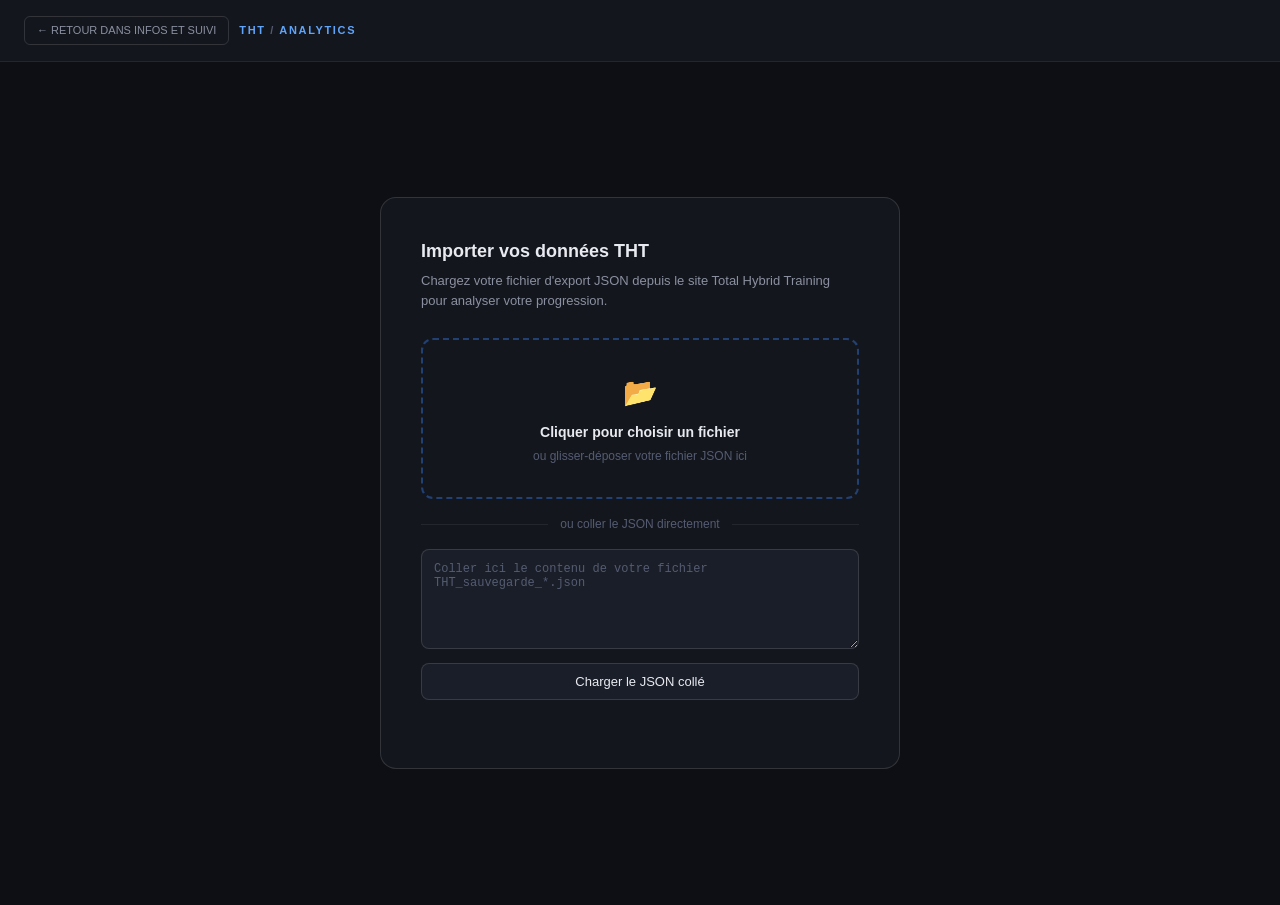
<file: THT_Analytics_Dashboard_v2.html>
<!DOCTYPE html>
<html lang="fr">
<head>
<meta charset="UTF-8">
<meta name="viewport" content="width=device-width, initial-scale=1.0">
<title>THT Analytics</title>
<style>
/* ── Reset & base ── */
*, *::before, *::after { box-sizing: border-box; margin: 0; padding: 0; }
:root {
  --bg: #0d0f14;
  --bg2: #13161d;
  --bg3: #1a1e28;
  --bg4: #222736;
  --border: rgba(255,255,255,0.07);
  --border2: rgba(255,255,255,0.13);
  --text: #e8eaf0;
  --text2: #8b90a0;
  --text3: #555c72;
  --accent: #3b82f6;
  --accent2: #60a5fa;
  --green: #22c55e;
  --orange: #f97316;
  --red: #ef4444;
  --purple: #a855f7;
  --teal: #14b8a6;
  --yellow: #eab308;
  --r-sm: 8px;
  --r-md: 12px;
  --r-lg: 16px;
}

body {
  font-family: 'Inter', -apple-system, BlinkMacSystemFont, sans-serif;
  background: var(--bg);
  color: var(--text);
  min-height: 100vh;
  font-size: 14px;
  line-height: 1.5;
}

/* ── Topbar ── */
.topbar {
  display: flex;
  align-items: center;
  gap: 16px;
  padding: 16px 24px;
  border-bottom: 1px solid var(--border);
  background: var(--bg2);
  position: sticky;
  top: 0;
  z-index: 100;
}
.topbar-logo {
  font-size: 11px;
  font-weight: 700;
  letter-spacing: 0.15em;
  text-transform: uppercase;
  color: var(--accent2);
}
.topbar-logo span { color: var(--text3); }
.topbar-date {
  font-size: 11px;
  color: var(--text3);
  margin-left: auto;
}

/* ── Upload screen ── */
#upload-screen {
  min-height: calc(100vh - 57px);
  display: flex;
  align-items: center;
  justify-content: center;
  padding: 24px;
}
.upload-card {
  width: 100%;
  max-width: 520px;
  background: var(--bg2);
  border: 1px solid var(--border2);
  border-radius: var(--r-lg);
  padding: 40px;
}
.upload-card h2 {
  font-size: 18px;
  font-weight: 600;
  margin-bottom: 6px;
  color: var(--text);
}
.upload-card p {
  font-size: 13px;
  color: var(--text2);
  margin-bottom: 28px;
}
.upload-btn-primary {
  display: block;
  width: 100%;
  padding: 13px;
  background: var(--accent);
  color: #fff;
  border: none;
  border-radius: var(--r-md);
  font-size: 14px;
  font-weight: 600;
  cursor: pointer;
  text-align: center;
  transition: background .15s;
  margin-bottom: 12px;
}
.upload-btn-primary:hover { background: var(--accent2); }
.upload-divider {
  display: flex;
  align-items: center;
  gap: 12px;
  color: var(--text3);
  font-size: 12px;
  margin: 16px 0;
}
.upload-divider::before, .upload-divider::after {
  content: '';
  flex: 1;
  height: 1px;
  background: var(--border);
}
.paste-area {
  width: 100%;
  min-height: 100px;
  background: var(--bg3);
  border: 1px solid var(--border2);
  border-radius: var(--r-sm);
  color: var(--text);
  font-size: 12px;
  padding: 12px;
  resize: vertical;
  font-family: 'Courier New', monospace;
}
.paste-area::placeholder { color: var(--text3); }
.upload-btn-secondary {
  width: 100%;
  padding: 10px;
  background: var(--bg3);
  border: 1px solid var(--border2);
  border-radius: var(--r-sm);
  color: var(--text);
  font-size: 13px;
  cursor: pointer;
  margin-top: 8px;
  transition: background .15s;
}
.upload-btn-secondary:hover { background: var(--bg4); }
.upload-error {
  font-size: 12px;
  color: var(--red);
  margin-top: 10px;
  min-height: 18px;
}

/* ── Dashboard layout ── */
#dashboard { display: none; }
.dash-nav {
  display: flex;
  gap: 2px;
  padding: 16px 24px 0;
  border-bottom: 1px solid var(--border);
}
.dash-tab {
  padding: 10px 20px;
  background: none;
  border: none;
  border-bottom: 2px solid transparent;
  color: var(--text2);
  font-size: 13px;
  font-weight: 500;
  cursor: pointer;
  margin-bottom: -1px;
  transition: color .15s;
  letter-spacing: 0.03em;
}
.dash-tab:hover { color: var(--text); }
.dash-tab.active { color: var(--accent2); border-bottom-color: var(--accent2); }
.dash-tab .tab-count {
  font-size: 10px;
  background: var(--bg4);
  color: var(--text2);
  padding: 1px 6px;
  border-radius: 10px;
  margin-left: 6px;
}
.dash-tab.active .tab-count { background: rgba(59,130,246,0.2); color: var(--accent2); }

.panel { display: none; padding: 24px; }
.panel.active { display: block; }

/* ── Metric grid ── */
.metric-grid {
  display: grid;
  grid-template-columns: repeat(auto-fit, minmax(140px, 1fr));
  gap: 10px;
  margin-bottom: 24px;
}
.metric-card {
  background: var(--bg2);
  border: 1px solid var(--border);
  border-radius: var(--r-md);
  padding: 16px;
}
.metric-label {
  font-size: 10px;
  font-weight: 600;
  letter-spacing: 0.1em;
  text-transform: uppercase;
  color: var(--text3);
  margin-bottom: 6px;
}
.metric-val {
  font-size: 24px;
  font-weight: 700;
  color: var(--text);
  line-height: 1;
}
.metric-unit {
  font-size: 12px;
  color: var(--text2);
  margin-top: 4px;
}
.metric-accent { color: var(--accent2); }
.metric-green { color: var(--green); }
.metric-orange { color: var(--orange); }

/* ── Section title ── */
.section-title {
  font-size: 10px;
  font-weight: 700;
  letter-spacing: 0.12em;
  text-transform: uppercase;
  color: var(--text3);
  margin: 28px 0 12px;
  display: flex;
  align-items: center;
  gap: 8px;
}
.section-title::after {
  content: '';
  flex: 1;
  height: 1px;
  background: var(--border);
}

/* ── Cards ── */
.card {
  background: var(--bg2);
  border: 1px solid var(--border);
  border-radius: var(--r-md);
  padding: 18px 20px;
  margin-bottom: 12px;
}
.card-title {
  font-size: 13px;
  font-weight: 600;
  color: var(--text);
  margin-bottom: 14px;
}

/* ── Select / Controls ── */
.tht-select {
  background: var(--bg3);
  border: 1px solid var(--border2);
  border-radius: var(--r-sm);
  padding: 8px 14px;
  font-size: 13px;
  color: var(--text);
  cursor: pointer;
  outline: none;
}
.tht-select:focus { border-color: var(--accent); }
option { background: var(--bg3); }

/* ── Badges ── */
.badge {
  display: inline-block;
  padding: 3px 10px;
  border-radius: 20px;
  font-size: 11px;
  font-weight: 600;
}
.badge-blue   { background: rgba(59,130,246,.15); color: #60a5fa; }
.badge-green  { background: rgba(34,197,94,.15);  color: #4ade80; }
.badge-orange { background: rgba(249,115,22,.15); color: #fb923c; }
.badge-red    { background: rgba(239,68,68,.15);  color: #f87171; }
.badge-purple { background: rgba(168,85,247,.15); color: #c084fc; }
.badge-teal   { background: rgba(20,184,166,.15); color: #2dd4bf; }
.badge-yellow { background: rgba(234,179,8,.15);  color: #facc15; }
.badge-gray   { background: rgba(255,255,255,.07);color: var(--text2); }

/* ── Trend indicators ── */
.trend-up { color: var(--green); }
.trend-dn { color: var(--red); }
.trend-eq { color: var(--text3); }

/* ── Table ── */
.tht-table { width: 100%; border-collapse: collapse; font-size: 12px; }
.tht-table th {
  text-align: left;
  color: var(--text3);
  font-weight: 600;
  font-size: 10px;
  letter-spacing: 0.08em;
  text-transform: uppercase;
  padding: 6px 8px;
  border-bottom: 1px solid var(--border);
}
.tht-table td {
  padding: 8px;
  border-bottom: 1px solid var(--border);
  color: var(--text);
}
.tht-table tr:last-child td { border-bottom: none; }
.tht-table tr:hover td { background: rgba(255,255,255,.02); }

/* ── Intensity bar ── */
.intensity-wrap { margin-top: 8px; }
.intensity-label { font-size: 10px; color: var(--text3); margin-bottom: 4px; }
.intensity-bar { height: 4px; background: var(--bg4); border-radius: 2px; overflow: hidden; }
.intensity-fill { height: 100%; border-radius: 2px; transition: width .4s; }

/* ── WOD type colors ── */
.wod-TABATA  { border-left-color: #ef4444 !important; }
.wod-AMRAP   { border-left-color: #a855f7 !important; }
.wod-EMOM    { border-left-color: #3b82f6 !important; }
.wod-FORTIME { border-left-color: #f97316 !important; }
.wod-INTERV  { border-left-color: #22c55e !important; }
.wod-CARDIO  { border-left-color: #14b8a6 !important; }

/* ── Activity pills ── */
.activity-pill {
  display: inline-block;
  padding: 5px 14px;
  border-radius: 20px;
  font-size: 12px;
  font-weight: 500;
  cursor: pointer;
  border: 1px solid var(--border2);
  color: var(--text2);
  transition: all .15s;
  margin: 0 4px 6px 0;
}
.activity-pill.active { background: var(--accent); border-color: var(--accent); color: #fff; }
.activity-pill.active.run { background: var(--orange); border-color: var(--orange); }
.activity-pill.active.vtt { background: var(--green); border-color: var(--green); }

/* ── Chart containers ── */
.chart-wrap { position: relative; width: 100%; }

/* ── Exo progression row ── */
.exo-block {
  background: var(--bg2);
  border: 1px solid var(--border);
  border-radius: var(--r-md);
  padding: 16px 18px;
  margin-bottom: 10px;
}
.exo-block-header {
  display: flex;
  align-items: center;
  flex-wrap: wrap;
  gap: 10px;
  margin-bottom: 12px;
}
.exo-block-name {
  font-size: 14px;
  font-weight: 600;
  color: var(--text);
}
.exo-stats {
  display: grid;
  grid-template-columns: repeat(auto-fit, minmax(110px, 1fr));
  gap: 10px;
}
.exo-stat { }
.exo-stat-label { font-size: 10px; color: var(--text3); letter-spacing: 0.08em; text-transform: uppercase; margin-bottom: 3px; }
.exo-stat-val { font-size: 15px; font-weight: 600; color: var(--text); }
.exo-stat-sub { font-size: 10px; color: var(--text3); margin-top: 1px; }

/* ── Comp row ── */
.comp-row {
  display: flex;
  align-items: center;
  gap: 8px;
  padding: 6px 0;
  border-bottom: 1px solid var(--border);
  font-size: 12px;
}
.comp-row:last-child { border-bottom: none; }
.comp-lbl { color: var(--text2); min-width: 130px; }
.comp-v1 { color: var(--accent2); font-weight: 600; }
.comp-v2 { color: var(--orange); font-weight: 600; }
.comp-arrow { color: var(--text3); font-size: 10px; }

/* ── Empty state ── */
.empty { text-align: center; padding: 40px 16px; color: var(--text3); font-size: 13px; }
.empty-icon { font-size: 28px; margin-bottom: 8px; }

/* ── Record chip ── */
.rm1-chip {
  background: rgba(168,85,247,.18);
  color: #c084fc;
  padding: 2px 8px;
  border-radius: 4px;
  font-size: 12px;
  font-weight: 600;
}

/* ── Tendance axes ── */
.axes-item {
  display: flex;
  align-items: flex-start;
  gap: 10px;
  padding: 8px 0;
  border-bottom: 1px solid var(--border);
  font-size: 12px;
  color: var(--text2);
}
.axes-item:last-child { border-bottom: none; }
.axes-icon { width: 18px; flex-shrink: 0; }

/* ── Seance detail sections ── */
.seance-exo-row {
  display: grid;
  grid-template-columns: repeat(auto-fit, minmax(100px,1fr));
  gap: 10px;
  margin-top: 10px;
}

/* ── Scrollable filter bar ── */
.filter-row {
  display: flex;
  align-items: center;
  gap: 10px;
  flex-wrap: wrap;
  margin-bottom: 16px;
}

/* ── Responsive ── */
@media (max-width: 600px) {
  .topbar { padding: 12px 16px; }
  .panel { padding: 16px; }
  .dash-tab { padding: 8px 12px; font-size: 12px; }
}
</style>
</head>
<body>

<div class="topbar">
  <div style="display:flex;align-items:center;gap:10px;">
    <a href="infos.html" style="background:none;border:1px solid var(--border2);border-radius:6px;padding:5px 12px;font-size:11px;color:var(--text2);text-decoration:none;cursor:pointer;" title="Retour aux Infos Pratiques">← RETOUR DANS INFOS ET SUIVI</a>
    <div class="topbar-logo">THT <span>/</span> Analytics</div>
  </div>
  <div class="topbar-date" id="topbar-date"></div>
  <button id="btn-reset" style="display:none;background:none;border:1px solid var(--border2);border-radius:6px;padding:5px 12px;font-size:11px;color:var(--text2);cursor:pointer;" onclick="resetDashboard()">Changer de fichier</button>
</div>

<!-- UPLOAD -->
<div id="upload-screen">
  <div class="upload-card">
    <h2>Importer vos données THT</h2>
    <p>Chargez votre fichier d'export JSON depuis le site Total Hybrid Training pour analyser votre progression.</p>
    <!-- Zone drag & drop + clic -->
    <div id="drop-zone" style="border:2px dashed rgba(59,130,246,0.4);border-radius:12px;padding:32px 20px;text-align:center;cursor:pointer;margin-bottom:12px;transition:border-color .2s,background .2s;" onclick="document.getElementById('file-input').click()">
      <div style="font-size:28px;margin-bottom:8px;">📂</div>
      <div style="font-size:14px;font-weight:600;color:#e8eaf0;margin-bottom:4px;">Cliquer pour choisir un fichier</div>
      <div style="font-size:12px;color:#555c72;">ou glisser-déposer votre fichier JSON ici</div>
    </div>
    <input type="file" id="file-input" accept=".json" style="position:absolute;width:1px;height:1px;opacity:0;pointer-events:none;">
    <div class="upload-divider">ou coller le JSON directement</div>
    <textarea class="paste-area" id="json-paste" placeholder='Coller ici le contenu de votre fichier THT_sauvegarde_*.json'></textarea>
    <button class="upload-btn-secondary" id="btn-paste">Charger le JSON collé</button>
    <div class="upload-error" id="upload-error"></div>
  </div>
</div>

<!-- DASHBOARD -->
<div id="dashboard">
  <div class="dash-nav">
    <button class="dash-tab active" onclick="showTab('muscu',this)">Muscu <span class="tab-count" id="tc-muscu">0</span></button>
    <button class="dash-tab" onclick="showTab('wod',this)">WOD <span class="tab-count" id="tc-wod">0</span></button>
    <button class="dash-tab" onclick="showTab('cardio',this)">Cardio <span class="tab-count" id="tc-cardio">0</span></button>
    <button class="dash-tab" onclick="showTab('semaine',this)">📅 Vue semaine</button>
    <button class="dash-tab" onclick="showTab('progression',this)">📈 Progression</button>
    <button class="dash-tab" onclick="showTab('streak',this)">🔥 Régularité</button>
  </div>

  <!-- ═══════════ MUSCU ═══════════ -->
  <div class="panel active" id="panel-muscu">
    <div class="metric-grid" id="muscu-kpis"></div>

    <div class="section-title">Analyse d'une séance</div>
    <div class="filter-row">
      <select class="tht-select" id="seance-sel" onchange="renderSeanceDetail()" style="max-width:380px;flex:1;">
        <option value="">— Choisir une séance —</option>
      </select>
    </div>
    <div id="seance-detail-zone"></div>

    <div class="section-title">Synthèse par exercice</div>

    <!-- Filtre exercices -->
    <div id="exo-filtre-zone" style="display:none; margin-bottom:16px;">
      <div style="background:#1a1a2e; border:1px solid #2a2a4a; border-radius:10px; padding:14px;">
        <div style="display:flex; align-items:center; justify-content:space-between; margin-bottom:10px; flex-wrap:wrap; gap:8px;">
          <span style="font-size:0.82em; font-weight:700; color:#cddc39; letter-spacing:0.06em; text-transform:uppercase;">Exercices à afficher</span>
          <div style="display:flex; gap:8px;">
            <button onclick="exoFiltreAll(true)"  style="background:none; border:1px solid #cddc39; color:#cddc39; border-radius:6px; padding:4px 10px; font-size:0.75em; cursor:pointer;">Tout cocher</button>
            <button onclick="exoFiltreAll(false)" style="background:none; border:1px solid #666;    color:#aaa;     border-radius:6px; padding:4px 10px; font-size:0.75em; cursor:pointer;">Tout décocher</button>
          </div>
        </div>
        <div id="exo-checkboxes" style="display:flex; flex-wrap:wrap; gap:8px;"></div>
      </div>
    </div>

    <div id="exo-synthese-zone"></div>

    <div class="section-title">Courbe de fatigue intra-séance</div>
    <div class="card">
      <div class="card-title" id="fatigue-title">Sélectionner une séance ci-dessus</div>
      <div class="chart-wrap" style="height:180px;"><canvas id="fatigue-canvas" role="img" aria-label="Courbe de fatigue"></canvas></div>
    </div>

    <div class="section-title">Comparaison séance à séance</div>
    <div class="filter-row">
      <select class="tht-select" id="comp-s1" onchange="renderComparaison()" style="flex:1;max-width:300px;"><option value="">— Séance A —</option></select>
      <span style="color:var(--text3);font-size:12px;">vs</span>
      <select class="tht-select" id="comp-s2" onchange="renderComparaison()" style="flex:1;max-width:300px;"><option value="">— Séance B —</option></select>
    </div>
    <div id="comp-zone"></div>
  </div>

  <!-- ═══════════ WOD ═══════════ -->
  <div class="panel" id="panel-wod">
    <div class="metric-grid" id="wod-kpis"></div>

    <div class="section-title">Filtrer par type</div>
    <div id="wod-type-pills" style="margin-bottom:16px;"></div>

    <div class="section-title">Progression — sélectionner un WOD récurrent</div>
    <div class="filter-row">
      <select class="tht-select" id="wod-prog-sel" onchange="renderWodProgression()" style="flex:1;max-width:380px;">
        <option value="">— Choisir un WOD —</option>
      </select>
    </div>
    <div id="wod-prog-zone"></div>

    <div class="section-title">🏋 WODs</div>
    <div id="wod-list-zone"></div>

    <div class="section-title" id="cardio-ext-title" style="margin-top:20px;">🚴 Cardio externe</div>
    <div id="wod-cardio-ext-zone"></div>
  </div>

  <!-- ═══════════ CARDIO ═══════════ -->
  <div class="panel" id="panel-cardio">
    <div class="metric-grid" id="cardio-global-kpis"></div>

    <div class="section-title">Activité</div>
    <div id="cardio-pills" style="margin-bottom:16px;"></div>

    <div id="cardio-activity-kpis" class="metric-grid" style="margin-bottom:16px;"></div>

    <div class="card">
      <div class="card-title" id="chart-vit-title">Progression vitesse</div>
      <div class="chart-wrap" style="height:200px;"><canvas id="chart-vit" role="img" aria-label="Vitesse"></canvas></div>
    </div>
    <div class="card">
      <div class="card-title">Distance par sortie</div>
      <div class="chart-wrap" style="height:180px;"><canvas id="chart-dist" role="img" aria-label="Distance"></canvas></div>
    </div>

    <div class="section-title">Records personnels</div>
    <div id="cardio-records-zone"></div>

    <div class="section-title">Tendances & axes d'amélioration</div>
    <div id="cardio-tendances-zone"></div>

    <div class="section-title">Historique des sorties</div>
    <div id="cardio-history-zone"></div>
  </div>
  <!-- ═══════════ VUE SEMAINE ═══════════ -->
  <div class="panel" id="panel-semaine">
    <div style="display:flex;align-items:center;gap:12px;margin-bottom:16px;flex-wrap:wrap;">
      <div style="display:flex;gap:6px;">
        <button id="vue-btn-semaine" class="activity-pill active" onclick="setVueSemaine('semaine',this)">7 jours</button>
        <button id="vue-btn-mois" class="activity-pill" onclick="setVueSemaine('mois',this)">Mois</button>
      </div>
      <div style="display:flex;gap:8px;align-items:center;margin-left:auto;">
        <button onclick="navSemaine(-1)" style="background:var(--bg3);border:1px solid var(--border2);color:var(--text);border-radius:6px;padding:5px 12px;cursor:pointer;">◀</button>
        <span id="semaine-label" style="font-size:13px;font-weight:600;color:var(--text2);min-width:160px;text-align:center;"></span>
        <button onclick="navSemaine(1)" style="background:var(--bg3);border:1px solid var(--border2);color:var(--text);border-radius:6px;padding:5px 12px;cursor:pointer;">▶</button>
        <button onclick="navSemaine(0)" style="background:var(--accent);border:none;color:#fff;border-radius:6px;padding:5px 12px;cursor:pointer;font-size:11px;">Aujourd'hui</button>
      </div>
    </div>
    <div class="metric-grid" id="semaine-kpis" style="margin-bottom:16px;"></div>
    <div id="semaine-grid"></div>
    <div id="semaine-charge-warn" style="margin-top:12px;"></div>
  </div>

  <!-- ═══════════ PROGRESSION 1RM + VOLUME ═══════════ -->
  <div class="panel" id="panel-progression">
    <div class="metric-grid" id="prog-kpis" style="margin-bottom:20px;"></div>
    <div class="section-title">🏋️ 1RM estimé par exercice</div>
    <div style="margin-bottom:12px;" class="filter-row">
      <select class="tht-select" id="rm-exo-sel" onchange="renderRM1()" style="flex:1;max-width:380px;">
        <option value="">— Choisir un exercice —</option>
      </select>
    </div>
    <div id="rm1-zone"></div>
    <div class="section-title" style="margin-top:24px;">📊 Volume par groupe musculaire</div>
    <div id="volume-groupe-zone"></div>
    <div class="section-title" style="margin-top:24px;">⚡ Densité d'entraînement (kg·reps/min)</div>
    <div id="densite-zone"></div>
    <div class="section-title" style="margin-top:24px;">🏆 Records personnels (PRs)</div>
    <div id="pr-zone"></div>
  </div>

  <!-- ═══════════ RÉGULARITÉ & STREAK ═══════════ -->
  <div class="panel" id="panel-streak">
    <div class="metric-grid" id="streak-kpis" style="margin-bottom:20px;"></div>
    <div class="section-title">📅 Calendrier d'activité</div>
    <div id="contribution-graph-zone"></div>
    <div class="section-title" style="margin-top:24px;">⏱ Allure & efficacité course à pied</div>
    <div id="pace-zone"></div>
    <div class="section-title" style="margin-top:24px;">🔋 Charge d'entraînement hebdomadaire</div>
    <div id="training-load-zone"></div>
  </div>

</div>

<!-- Chart.js 4.4.1 intégré pour fonctionnement hors ligne -->
<script>
/*!
 * Chart.js v4.4.1
 * https://www.chartjs.org
 * (c) 2023 Chart.js Contributors
 * Released under the MIT License
 */
!function(t,e){"object"==typeof exports&&"undefined"!=typeof module?module.exports=e():"function"==typeof define&&define.amd?define(e):(t="undefined"!=typeof globalThis?globalThis:t||self).Chart=e()}(this,(function(){"use strict";var t=Object.freeze({__proto__:null,get Colors(){return Go},get Decimation(){return Qo},get Filler(){return ma},get Legend(){return ya},get SubTitle(){return ka},get Title(){return Ma},get Tooltip(){return Ba}});function e(){}const i=(()=>{let t=0;return()=>t++})();function s(t){return null==t}function n(t){if(Array.isArray&&Array.isArray(t))return!0;const e=Object.prototype.toString.call(t);return"[object"===e.slice(0,7)&&"Array]"===e.slice(-6)}function o(t){return null!==t&&"[object Object]"===Object.prototype.toString.call(t)}function a(t){return("number"==typeof t||t instanceof Number)&&isFinite(+t)}function r(t,e){return a(t)?t:e}function l(t,e){return void 0===t?e:t}const h=(t,e)=>"string"==typeof t&&t.endsWith("%")?parseFloat(t)/100:+t/e,c=(t,e)=>"string"==typeof t&&t.endsWith("%")?parseFloat(t)/100*e:+t;function d(t,e,i){if(t&&"function"==typeof t.call)return t.apply(i,e)}function u(t,e,i,s){let a,r,l;if(n(t))if(r=t.length,s)for(a=r-1;a>=0;a--)e.call(i,t[a],a);else for(a=0;a<r;a++)e.call(i,t[a],a);else if(o(t))for(l=Object.keys(t),r=l.length,a=0;a<r;a++)e.call(i,t[l[a]],l[a])}function f(t,e){let i,s,n,o;if(!t||!e||t.length!==e.length)return!1;for(i=0,s=t.length;i<s;++i)if(n=t[i],o=e[i],n.datasetIndex!==o.datasetIndex||n.index!==o.index)return!1;return!0}function g(t){if(n(t))return t.map(g);if(o(t)){const e=Object.create(null),i=Object.keys(t),s=i.length;let n=0;for(;n<s;++n)e[i[n]]=g(t[i[n]]);return e}return t}function p(t){return-1===["__proto__","prototype","constructor"].indexOf(t)}function m(t,e,i,s){if(!p(t))return;const n=e[t],a=i[t];o(n)&&o(a)?b(n,a,s):e[t]=g(a)}function b(t,e,i){const s=n(e)?e:[e],a=s.length;if(!o(t))return t;const r=(i=i||{}).merger||m;let l;for(let e=0;e<a;++e){if(l=s[e],!o(l))continue;const n=Object.keys(l);for(let e=0,s=n.length;e<s;++e)r(n[e],t,l,i)}return t}function x(t,e){return b(t,e,{merger:_})}function _(t,e,i){if(!p(t))return;const s=e[t],n=i[t];o(s)&&o(n)?x(s,n):Object.prototype.hasOwnProperty.call(e,t)||(e[t]=g(n))}const y={"":t=>t,x:t=>t.x,y:t=>t.y};function v(t){const e=t.split("."),i=[];let s="";for(const t of e)s+=t,s.endsWith("\\")?s=s.slice(0,-1)+".":(i.push(s),s="");return i}function M(t,e){const i=y[e]||(y[e]=function(t){const e=v(t);return t=>{for(const i of e){if(""===i)break;t=t&&t[i]}return t}}(e));return i(t)}function w(t){return t.charAt(0).toUpperCase()+t.slice(1)}const k=t=>void 0!==t,S=t=>"function"==typeof t,P=(t,e)=>{if(t.size!==e.size)return!1;for(const i of t)if(!e.has(i))return!1;return!0};function D(t){return"mouseup"===t.type||"click"===t.type||"contextmenu"===t.type}const C=Math.PI,O=2*C,A=O+C,T=Number.POSITIVE_INFINITY,L=C/180,E=C/2,R=C/4,I=2*C/3,z=Math.log10,F=Math.sign;function V(t,e,i){return Math.abs(t-e)<i}function B(t){const e=Math.round(t);t=V(t,e,t/1e3)?e:t;const i=Math.pow(10,Math.floor(z(t))),s=t/i;return(s<=1?1:s<=2?2:s<=5?5:10)*i}function W(t){const e=[],i=Math.sqrt(t);let s;for(s=1;s<i;s++)t%s==0&&(e.push(s),e.push(t/s));return i===(0|i)&&e.push(i),e.sort(((t,e)=>t-e)).pop(),e}function N(t){return!isNaN(parseFloat(t))&&isFinite(t)}function H(t,e){const i=Math.round(t);return i-e<=t&&i+e>=t}function j(t,e,i){let s,n,o;for(s=0,n=t.length;s<n;s++)o=t[s][i],isNaN(o)||(e.min=Math.min(e.min,o),e.max=Math.max(e.max,o))}function $(t){return t*(C/180)}function Y(t){return t*(180/C)}function U(t){if(!a(t))return;let e=1,i=0;for(;Math.round(t*e)/e!==t;)e*=10,i++;return i}function X(t,e){const i=e.x-t.x,s=e.y-t.y,n=Math.sqrt(i*i+s*s);let o=Math.atan2(s,i);return o<-.5*C&&(o+=O),{angle:o,distance:n}}function q(t,e){return Math.sqrt(Math.pow(e.x-t.x,2)+Math.pow(e.y-t.y,2))}function K(t,e){return(t-e+A)%O-C}function G(t){return(t%O+O)%O}function Z(t,e,i,s){const n=G(t),o=G(e),a=G(i),r=G(o-n),l=G(a-n),h=G(n-o),c=G(n-a);return n===o||n===a||s&&o===a||r>l&&h<c}function J(t,e,i){return Math.max(e,Math.min(i,t))}function Q(t){return J(t,-32768,32767)}function tt(t,e,i,s=1e-6){return t>=Math.min(e,i)-s&&t<=Math.max(e,i)+s}function et(t,e,i){i=i||(i=>t[i]<e);let s,n=t.length-1,o=0;for(;n-o>1;)s=o+n>>1,i(s)?o=s:n=s;return{lo:o,hi:n}}const it=(t,e,i,s)=>et(t,i,s?s=>{const n=t[s][e];return n<i||n===i&&t[s+1][e]===i}:s=>t[s][e]<i),st=(t,e,i)=>et(t,i,(s=>t[s][e]>=i));function nt(t,e,i){let s=0,n=t.length;for(;s<n&&t[s]<e;)s++;for(;n>s&&t[n-1]>i;)n--;return s>0||n<t.length?t.slice(s,n):t}const ot=["push","pop","shift","splice","unshift"];function at(t,e){t._chartjs?t._chartjs.listeners.push(e):(Object.defineProperty(t,"_chartjs",{configurable:!0,enumerable:!1,value:{listeners:[e]}}),ot.forEach((e=>{const i="_onData"+w(e),s=t[e];Object.defineProperty(t,e,{configurable:!0,enumerable:!1,value(...e){const n=s.apply(this,e);return t._chartjs.listeners.forEach((t=>{"function"==typeof t[i]&&t[i](...e)})),n}})})))}function rt(t,e){const i=t._chartjs;if(!i)return;const s=i.listeners,n=s.indexOf(e);-1!==n&&s.splice(n,1),s.length>0||(ot.forEach((e=>{delete t[e]})),delete t._chartjs)}function lt(t){const e=new Set(t);return e.size===t.length?t:Array.from(e)}const ht="undefined"==typeof window?function(t){return t()}:window.requestAnimationFrame;function ct(t,e){let i=[],s=!1;return function(...n){i=n,s||(s=!0,ht.call(window,(()=>{s=!1,t.apply(e,i)})))}}function dt(t,e){let i;return function(...s){return e?(clearTimeout(i),i=setTimeout(t,e,s)):t.apply(this,s),e}}const ut=t=>"start"===t?"left":"end"===t?"right":"center",ft=(t,e,i)=>"start"===t?e:"end"===t?i:(e+i)/2,gt=(t,e,i,s)=>t===(s?"left":"right")?i:"center"===t?(e+i)/2:e;function pt(t,e,i){const s=e.length;let n=0,o=s;if(t._sorted){const{iScale:a,_parsed:r}=t,l=a.axis,{min:h,max:c,minDefined:d,maxDefined:u}=a.getUserBounds();d&&(n=J(Math.min(it(r,l,h).lo,i?s:it(e,l,a.getPixelForValue(h)).lo),0,s-1)),o=u?J(Math.max(it(r,a.axis,c,!0).hi+1,i?0:it(e,l,a.getPixelForValue(c),!0).hi+1),n,s)-n:s-n}return{start:n,count:o}}function mt(t){const{xScale:e,yScale:i,_scaleRanges:s}=t,n={xmin:e.min,xmax:e.max,ymin:i.min,ymax:i.max};if(!s)return t._scaleRanges=n,!0;const o=s.xmin!==e.min||s.xmax!==e.max||s.ymin!==i.min||s.ymax!==i.max;return Object.assign(s,n),o}class bt{constructor(){this._request=null,this._charts=new Map,this._running=!1,this._lastDate=void 0}_notify(t,e,i,s){const n=e.listeners[s],o=e.duration;n.forEach((s=>s({chart:t,initial:e.initial,numSteps:o,currentStep:Math.min(i-e.start,o)})))}_refresh(){this._request||(this._running=!0,this._request=ht.call(window,(()=>{this._update(),this._request=null,this._running&&this._refresh()})))}_update(t=Date.now()){let e=0;this._charts.forEach(((i,s)=>{if(!i.running||!i.items.length)return;const n=i.items;let o,a=n.length-1,r=!1;for(;a>=0;--a)o=n[a],o._active?(o._total>i.duration&&(i.duration=o._total),o.tick(t),r=!0):(n[a]=n[n.length-1],n.pop());r&&(s.draw(),this._notify(s,i,t,"progress")),n.length||(i.running=!1,this._notify(s,i,t,"complete"),i.initial=!1),e+=n.length})),this._lastDate=t,0===e&&(this._running=!1)}_getAnims(t){const e=this._charts;let i=e.get(t);return i||(i={running:!1,initial:!0,items:[],listeners:{complete:[],progress:[]}},e.set(t,i)),i}listen(t,e,i){this._getAnims(t).listeners[e].push(i)}add(t,e){e&&e.length&&this._getAnims(t).items.push(...e)}has(t){return this._getAnims(t).items.length>0}start(t){const e=this._charts.get(t);e&&(e.running=!0,e.start=Date.now(),e.duration=e.items.reduce(((t,e)=>Math.max(t,e._duration)),0),this._refresh())}running(t){if(!this._running)return!1;const e=this._charts.get(t);return!!(e&&e.running&&e.items.length)}stop(t){const e=this._charts.get(t);if(!e||!e.items.length)return;const i=e.items;let s=i.length-1;for(;s>=0;--s)i[s].cancel();e.items=[],this._notify(t,e,Date.now(),"complete")}remove(t){return this._charts.delete(t)}}var xt=new bt;
/*!
 * @kurkle/color v0.3.2
 * https://github.com/kurkle/color#readme
 * (c) 2023 Jukka Kurkela
 * Released under the MIT License
 */function _t(t){return t+.5|0}const yt=(t,e,i)=>Math.max(Math.min(t,i),e);function vt(t){return yt(_t(2.55*t),0,255)}function Mt(t){return yt(_t(255*t),0,255)}function wt(t){return yt(_t(t/2.55)/100,0,1)}function kt(t){return yt(_t(100*t),0,100)}const St={0:0,1:1,2:2,3:3,4:4,5:5,6:6,7:7,8:8,9:9,A:10,B:11,C:12,D:13,E:14,F:15,a:10,b:11,c:12,d:13,e:14,f:15},Pt=[..."0123456789ABCDEF"],Dt=t=>Pt[15&t],Ct=t=>Pt[(240&t)>>4]+Pt[15&t],Ot=t=>(240&t)>>4==(15&t);function At(t){var e=(t=>Ot(t.r)&&Ot(t.g)&&Ot(t.b)&&Ot(t.a))(t)?Dt:Ct;return t?"#"+e(t.r)+e(t.g)+e(t.b)+((t,e)=>t<255?e(t):"")(t.a,e):void 0}const Tt=/^(hsla?|hwb|hsv)\(\s*([-+.e\d]+)(?:deg)?[\s,]+([-+.e\d]+)%[\s,]+([-+.e\d]+)%(?:[\s,]+([-+.e\d]+)(%)?)?\s*\)$/;function Lt(t,e,i){const s=e*Math.min(i,1-i),n=(e,n=(e+t/30)%12)=>i-s*Math.max(Math.min(n-3,9-n,1),-1);return[n(0),n(8),n(4)]}function Et(t,e,i){const s=(s,n=(s+t/60)%6)=>i-i*e*Math.max(Math.min(n,4-n,1),0);return[s(5),s(3),s(1)]}function Rt(t,e,i){const s=Lt(t,1,.5);let n;for(e+i>1&&(n=1/(e+i),e*=n,i*=n),n=0;n<3;n++)s[n]*=1-e-i,s[n]+=e;return s}function It(t){const e=t.r/255,i=t.g/255,s=t.b/255,n=Math.max(e,i,s),o=Math.min(e,i,s),a=(n+o)/2;let r,l,h;return n!==o&&(h=n-o,l=a>.5?h/(2-n-o):h/(n+o),r=function(t,e,i,s,n){return t===n?(e-i)/s+(e<i?6:0):e===n?(i-t)/s+2:(t-e)/s+4}(e,i,s,h,n),r=60*r+.5),[0|r,l||0,a]}function zt(t,e,i,s){return(Array.isArray(e)?t(e[0],e[1],e[2]):t(e,i,s)).map(Mt)}function Ft(t,e,i){return zt(Lt,t,e,i)}function Vt(t){return(t%360+360)%360}function Bt(t){const e=Tt.exec(t);let i,s=255;if(!e)return;e[5]!==i&&(s=e[6]?vt(+e[5]):Mt(+e[5]));const n=Vt(+e[2]),o=+e[3]/100,a=+e[4]/100;return i="hwb"===e[1]?function(t,e,i){return zt(Rt,t,e,i)}(n,o,a):"hsv"===e[1]?function(t,e,i){return zt(Et,t,e,i)}(n,o,a):Ft(n,o,a),{r:i[0],g:i[1],b:i[2],a:s}}const Wt={x:"dark",Z:"light",Y:"re",X:"blu",W:"gr",V:"medium",U:"slate",A:"ee",T:"ol",S:"or",B:"ra",C:"lateg",D:"ights",R:"in",Q:"turquois",E:"hi",P:"ro",O:"al",N:"le",M:"de",L:"yello",F:"en",K:"ch",G:"arks",H:"ea",I:"ightg",J:"wh"},Nt={OiceXe:"f0f8ff",antiquewEte:"faebd7",aqua:"ffff",aquamarRe:"7fffd4",azuY:"f0ffff",beige:"f5f5dc",bisque:"ffe4c4",black:"0",blanKedOmond:"ffebcd",Xe:"ff",XeviTet:"8a2be2",bPwn:"a52a2a",burlywood:"deb887",caMtXe:"5f9ea0",KartYuse:"7fff00",KocTate:"d2691e",cSO:"ff7f50",cSnflowerXe:"6495ed",cSnsilk:"fff8dc",crimson:"dc143c",cyan:"ffff",xXe:"8b",xcyan:"8b8b",xgTMnPd:"b8860b",xWay:"a9a9a9",xgYF:"6400",xgYy:"a9a9a9",xkhaki:"bdb76b",xmagFta:"8b008b",xTivegYF:"556b2f",xSange:"ff8c00",xScEd:"9932cc",xYd:"8b0000",xsOmon:"e9967a",xsHgYF:"8fbc8f",xUXe:"483d8b",xUWay:"2f4f4f",xUgYy:"2f4f4f",xQe:"ced1",xviTet:"9400d3",dAppRk:"ff1493",dApskyXe:"bfff",dimWay:"696969",dimgYy:"696969",dodgerXe:"1e90ff",fiYbrick:"b22222",flSOwEte:"fffaf0",foYstWAn:"228b22",fuKsia:"ff00ff",gaRsbSo:"dcdcdc",ghostwEte:"f8f8ff",gTd:"ffd700",gTMnPd:"daa520",Way:"808080",gYF:"8000",gYFLw:"adff2f",gYy:"808080",honeyMw:"f0fff0",hotpRk:"ff69b4",RdianYd:"cd5c5c",Rdigo:"4b0082",ivSy:"fffff0",khaki:"f0e68c",lavFMr:"e6e6fa",lavFMrXsh:"fff0f5",lawngYF:"7cfc00",NmoncEffon:"fffacd",ZXe:"add8e6",ZcSO:"f08080",Zcyan:"e0ffff",ZgTMnPdLw:"fafad2",ZWay:"d3d3d3",ZgYF:"90ee90",ZgYy:"d3d3d3",ZpRk:"ffb6c1",ZsOmon:"ffa07a",ZsHgYF:"20b2aa",ZskyXe:"87cefa",ZUWay:"778899",ZUgYy:"778899",ZstAlXe:"b0c4de",ZLw:"ffffe0",lime:"ff00",limegYF:"32cd32",lRF:"faf0e6",magFta:"ff00ff",maPon:"800000",VaquamarRe:"66cdaa",VXe:"cd",VScEd:"ba55d3",VpurpN:"9370db",VsHgYF:"3cb371",VUXe:"7b68ee",VsprRggYF:"fa9a",VQe:"48d1cc",VviTetYd:"c71585",midnightXe:"191970",mRtcYam:"f5fffa",mistyPse:"ffe4e1",moccasR:"ffe4b5",navajowEte:"ffdead",navy:"80",Tdlace:"fdf5e6",Tive:"808000",TivedBb:"6b8e23",Sange:"ffa500",SangeYd:"ff4500",ScEd:"da70d6",pOegTMnPd:"eee8aa",pOegYF:"98fb98",pOeQe:"afeeee",pOeviTetYd:"db7093",papayawEp:"ffefd5",pHKpuff:"ffdab9",peru:"cd853f",pRk:"ffc0cb",plum:"dda0dd",powMrXe:"b0e0e6",purpN:"800080",YbeccapurpN:"663399",Yd:"ff0000",Psybrown:"bc8f8f",PyOXe:"4169e1",saddNbPwn:"8b4513",sOmon:"fa8072",sandybPwn:"f4a460",sHgYF:"2e8b57",sHshell:"fff5ee",siFna:"a0522d",silver:"c0c0c0",skyXe:"87ceeb",UXe:"6a5acd",UWay:"708090",UgYy:"708090",snow:"fffafa",sprRggYF:"ff7f",stAlXe:"4682b4",tan:"d2b48c",teO:"8080",tEstN:"d8bfd8",tomato:"ff6347",Qe:"40e0d0",viTet:"ee82ee",JHt:"f5deb3",wEte:"ffffff",wEtesmoke:"f5f5f5",Lw:"ffff00",LwgYF:"9acd32"};let Ht;function jt(t){Ht||(Ht=function(){const t={},e=Object.keys(Nt),i=Object.keys(Wt);let s,n,o,a,r;for(s=0;s<e.length;s++){for(a=r=e[s],n=0;n<i.length;n++)o=i[n],r=r.replace(o,Wt[o]);o=parseInt(Nt[a],16),t[r]=[o>>16&255,o>>8&255,255&o]}return t}(),Ht.transparent=[0,0,0,0]);const e=Ht[t.toLowerCase()];return e&&{r:e[0],g:e[1],b:e[2],a:4===e.length?e[3]:255}}const $t=/^rgba?\(\s*([-+.\d]+)(%)?[\s,]+([-+.e\d]+)(%)?[\s,]+([-+.e\d]+)(%)?(?:[\s,/]+([-+.e\d]+)(%)?)?\s*\)$/;const Yt=t=>t<=.0031308?12.92*t:1.055*Math.pow(t,1/2.4)-.055,Ut=t=>t<=.04045?t/12.92:Math.pow((t+.055)/1.055,2.4);function Xt(t,e,i){if(t){let s=It(t);s[e]=Math.max(0,Math.min(s[e]+s[e]*i,0===e?360:1)),s=Ft(s),t.r=s[0],t.g=s[1],t.b=s[2]}}function qt(t,e){return t?Object.assign(e||{},t):t}function Kt(t){var e={r:0,g:0,b:0,a:255};return Array.isArray(t)?t.length>=3&&(e={r:t[0],g:t[1],b:t[2],a:255},t.length>3&&(e.a=Mt(t[3]))):(e=qt(t,{r:0,g:0,b:0,a:1})).a=Mt(e.a),e}function Gt(t){return"r"===t.charAt(0)?function(t){const e=$t.exec(t);let i,s,n,o=255;if(e){if(e[7]!==i){const t=+e[7];o=e[8]?vt(t):yt(255*t,0,255)}return i=+e[1],s=+e[3],n=+e[5],i=255&(e[2]?vt(i):yt(i,0,255)),s=255&(e[4]?vt(s):yt(s,0,255)),n=255&(e[6]?vt(n):yt(n,0,255)),{r:i,g:s,b:n,a:o}}}(t):Bt(t)}class Zt{constructor(t){if(t instanceof Zt)return t;const e=typeof t;let i;var s,n,o;"object"===e?i=Kt(t):"string"===e&&(o=(s=t).length,"#"===s[0]&&(4===o||5===o?n={r:255&17*St[s[1]],g:255&17*St[s[2]],b:255&17*St[s[3]],a:5===o?17*St[s[4]]:255}:7!==o&&9!==o||(n={r:St[s[1]]<<4|St[s[2]],g:St[s[3]]<<4|St[s[4]],b:St[s[5]]<<4|St[s[6]],a:9===o?St[s[7]]<<4|St[s[8]]:255})),i=n||jt(t)||Gt(t)),this._rgb=i,this._valid=!!i}get valid(){return this._valid}get rgb(){var t=qt(this._rgb);return t&&(t.a=wt(t.a)),t}set rgb(t){this._rgb=Kt(t)}rgbString(){return this._valid?(t=this._rgb)&&(t.a<255?`rgba(${t.r}, ${t.g}, ${t.b}, ${wt(t.a)})`:`rgb(${t.r}, ${t.g}, ${t.b})`):void 0;var t}hexString(){return this._valid?At(this._rgb):void 0}hslString(){return this._valid?function(t){if(!t)return;const e=It(t),i=e[0],s=kt(e[1]),n=kt(e[2]);return t.a<255?`hsla(${i}, ${s}%, ${n}%, ${wt(t.a)})`:`hsl(${i}, ${s}%, ${n}%)`}(this._rgb):void 0}mix(t,e){if(t){const i=this.rgb,s=t.rgb;let n;const o=e===n?.5:e,a=2*o-1,r=i.a-s.a,l=((a*r==-1?a:(a+r)/(1+a*r))+1)/2;n=1-l,i.r=255&l*i.r+n*s.r+.5,i.g=255&l*i.g+n*s.g+.5,i.b=255&l*i.b+n*s.b+.5,i.a=o*i.a+(1-o)*s.a,this.rgb=i}return this}interpolate(t,e){return t&&(this._rgb=function(t,e,i){const s=Ut(wt(t.r)),n=Ut(wt(t.g)),o=Ut(wt(t.b));return{r:Mt(Yt(s+i*(Ut(wt(e.r))-s))),g:Mt(Yt(n+i*(Ut(wt(e.g))-n))),b:Mt(Yt(o+i*(Ut(wt(e.b))-o))),a:t.a+i*(e.a-t.a)}}(this._rgb,t._rgb,e)),this}clone(){return new Zt(this.rgb)}alpha(t){return this._rgb.a=Mt(t),this}clearer(t){return this._rgb.a*=1-t,this}greyscale(){const t=this._rgb,e=_t(.3*t.r+.59*t.g+.11*t.b);return t.r=t.g=t.b=e,this}opaquer(t){return this._rgb.a*=1+t,this}negate(){const t=this._rgb;return t.r=255-t.r,t.g=255-t.g,t.b=255-t.b,this}lighten(t){return Xt(this._rgb,2,t),this}darken(t){return Xt(this._rgb,2,-t),this}saturate(t){return Xt(this._rgb,1,t),this}desaturate(t){return Xt(this._rgb,1,-t),this}rotate(t){return function(t,e){var i=It(t);i[0]=Vt(i[0]+e),i=Ft(i),t.r=i[0],t.g=i[1],t.b=i[2]}(this._rgb,t),this}}function Jt(t){if(t&&"object"==typeof t){const e=t.toString();return"[object CanvasPattern]"===e||"[object CanvasGradient]"===e}return!1}function Qt(t){return Jt(t)?t:new Zt(t)}function te(t){return Jt(t)?t:new Zt(t).saturate(.5).darken(.1).hexString()}const ee=["x","y","borderWidth","radius","tension"],ie=["color","borderColor","backgroundColor"];const se=new Map;function ne(t,e,i){return function(t,e){e=e||{};const i=t+JSON.stringify(e);let s=se.get(i);return s||(s=new Intl.NumberFormat(t,e),se.set(i,s)),s}(e,i).format(t)}const oe={values:t=>n(t)?t:""+t,numeric(t,e,i){if(0===t)return"0";const s=this.chart.options.locale;let n,o=t;if(i.length>1){const e=Math.max(Math.abs(i[0].value),Math.abs(i[i.length-1].value));(e<1e-4||e>1e15)&&(n="scientific"),o=function(t,e){let i=e.length>3?e[2].value-e[1].value:e[1].value-e[0].value;Math.abs(i)>=1&&t!==Math.floor(t)&&(i=t-Math.floor(t));return i}(t,i)}const a=z(Math.abs(o)),r=isNaN(a)?1:Math.max(Math.min(-1*Math.floor(a),20),0),l={notation:n,minimumFractionDigits:r,maximumFractionDigits:r};return Object.assign(l,this.options.ticks.format),ne(t,s,l)},logarithmic(t,e,i){if(0===t)return"0";const s=i[e].significand||t/Math.pow(10,Math.floor(z(t)));return[1,2,3,5,10,15].includes(s)||e>.8*i.length?oe.numeric.call(this,t,e,i):""}};var ae={formatters:oe};const re=Object.create(null),le=Object.create(null);function he(t,e){if(!e)return t;const i=e.split(".");for(let e=0,s=i.length;e<s;++e){const s=i[e];t=t[s]||(t[s]=Object.create(null))}return t}function ce(t,e,i){return"string"==typeof e?b(he(t,e),i):b(he(t,""),e)}class de{constructor(t,e){this.animation=void 0,this.backgroundColor="rgba(0,0,0,0.1)",this.borderColor="rgba(0,0,0,0.1)",this.color="#666",this.datasets={},this.devicePixelRatio=t=>t.chart.platform.getDevicePixelRatio(),this.elements={},this.events=["mousemove","mouseout","click","touchstart","touchmove"],this.font={family:"'Helvetica Neue', 'Helvetica', 'Arial', sans-serif",size:12,style:"normal",lineHeight:1.2,weight:null},this.hover={},this.hoverBackgroundColor=(t,e)=>te(e.backgroundColor),this.hoverBorderColor=(t,e)=>te(e.borderColor),this.hoverColor=(t,e)=>te(e.color),this.indexAxis="x",this.interaction={mode:"nearest",intersect:!0,includeInvisible:!1},this.maintainAspectRatio=!0,this.onHover=null,this.onClick=null,this.parsing=!0,this.plugins={},this.responsive=!0,this.scale=void 0,this.scales={},this.showLine=!0,this.drawActiveElementsOnTop=!0,this.describe(t),this.apply(e)}set(t,e){return ce(this,t,e)}get(t){return he(this,t)}describe(t,e){return ce(le,t,e)}override(t,e){return ce(re,t,e)}route(t,e,i,s){const n=he(this,t),a=he(this,i),r="_"+e;Object.defineProperties(n,{[r]:{value:n[e],writable:!0},[e]:{enumerable:!0,get(){const t=this[r],e=a[s];return o(t)?Object.assign({},e,t):l(t,e)},set(t){this[r]=t}}})}apply(t){t.forEach((t=>t(this)))}}var ue=new de({_scriptable:t=>!t.startsWith("on"),_indexable:t=>"events"!==t,hover:{_fallback:"interaction"},interaction:{_scriptable:!1,_indexable:!1}},[function(t){t.set("animation",{delay:void 0,duration:1e3,easing:"easeOutQuart",fn:void 0,from:void 0,loop:void 0,to:void 0,type:void 0}),t.describe("animation",{_fallback:!1,_indexable:!1,_scriptable:t=>"onProgress"!==t&&"onComplete"!==t&&"fn"!==t}),t.set("animations",{colors:{type:"color",properties:ie},numbers:{type:"number",properties:ee}}),t.describe("animations",{_fallback:"animation"}),t.set("transitions",{active:{animation:{duration:400}},resize:{animation:{duration:0}},show:{animations:{colors:{from:"transparent"},visible:{type:"boolean",duration:0}}},hide:{animations:{colors:{to:"transparent"},visible:{type:"boolean",easing:"linear",fn:t=>0|t}}}})},function(t){t.set("layout",{autoPadding:!0,padding:{top:0,right:0,bottom:0,left:0}})},function(t){t.set("scale",{display:!0,offset:!1,reverse:!1,beginAtZero:!1,bounds:"ticks",clip:!0,grace:0,grid:{display:!0,lineWidth:1,drawOnChartArea:!0,drawTicks:!0,tickLength:8,tickWidth:(t,e)=>e.lineWidth,tickColor:(t,e)=>e.color,offset:!1},border:{display:!0,dash:[],dashOffset:0,width:1},title:{display:!1,text:"",padding:{top:4,bottom:4}},ticks:{minRotation:0,maxRotation:50,mirror:!1,textStrokeWidth:0,textStrokeColor:"",padding:3,display:!0,autoSkip:!0,autoSkipPadding:3,labelOffset:0,callback:ae.formatters.values,minor:{},major:{},align:"center",crossAlign:"near",showLabelBackdrop:!1,backdropColor:"rgba(255, 255, 255, 0.75)",backdropPadding:2}}),t.route("scale.ticks","color","","color"),t.route("scale.grid","color","","borderColor"),t.route("scale.border","color","","borderColor"),t.route("scale.title","color","","color"),t.describe("scale",{_fallback:!1,_scriptable:t=>!t.startsWith("before")&&!t.startsWith("after")&&"callback"!==t&&"parser"!==t,_indexable:t=>"borderDash"!==t&&"tickBorderDash"!==t&&"dash"!==t}),t.describe("scales",{_fallback:"scale"}),t.describe("scale.ticks",{_scriptable:t=>"backdropPadding"!==t&&"callback"!==t,_indexable:t=>"backdropPadding"!==t})}]);function fe(){return"undefined"!=typeof window&&"undefined"!=typeof document}function ge(t){let e=t.parentNode;return e&&"[object ShadowRoot]"===e.toString()&&(e=e.host),e}function pe(t,e,i){let s;return"string"==typeof t?(s=parseInt(t,10),-1!==t.indexOf("%")&&(s=s/100*e.parentNode[i])):s=t,s}const me=t=>t.ownerDocument.defaultView.getComputedStyle(t,null);function be(t,e){return me(t).getPropertyValue(e)}const xe=["top","right","bottom","left"];function _e(t,e,i){const s={};i=i?"-"+i:"";for(let n=0;n<4;n++){const o=xe[n];s[o]=parseFloat(t[e+"-"+o+i])||0}return s.width=s.left+s.right,s.height=s.top+s.bottom,s}const ye=(t,e,i)=>(t>0||e>0)&&(!i||!i.shadowRoot);function ve(t,e){if("native"in t)return t;const{canvas:i,currentDevicePixelRatio:s}=e,n=me(i),o="border-box"===n.boxSizing,a=_e(n,"padding"),r=_e(n,"border","width"),{x:l,y:h,box:c}=function(t,e){const i=t.touches,s=i&&i.length?i[0]:t,{offsetX:n,offsetY:o}=s;let a,r,l=!1;if(ye(n,o,t.target))a=n,r=o;else{const t=e.getBoundingClientRect();a=s.clientX-t.left,r=s.clientY-t.top,l=!0}return{x:a,y:r,box:l}}(t,i),d=a.left+(c&&r.left),u=a.top+(c&&r.top);let{width:f,height:g}=e;return o&&(f-=a.width+r.width,g-=a.height+r.height),{x:Math.round((l-d)/f*i.width/s),y:Math.round((h-u)/g*i.height/s)}}const Me=t=>Math.round(10*t)/10;function we(t,e,i,s){const n=me(t),o=_e(n,"margin"),a=pe(n.maxWidth,t,"clientWidth")||T,r=pe(n.maxHeight,t,"clientHeight")||T,l=function(t,e,i){let s,n;if(void 0===e||void 0===i){const o=ge(t);if(o){const t=o.getBoundingClientRect(),a=me(o),r=_e(a,"border","width"),l=_e(a,"padding");e=t.width-l.width-r.width,i=t.height-l.height-r.height,s=pe(a.maxWidth,o,"clientWidth"),n=pe(a.maxHeight,o,"clientHeight")}else e=t.clientWidth,i=t.clientHeight}return{width:e,height:i,maxWidth:s||T,maxHeight:n||T}}(t,e,i);let{width:h,height:c}=l;if("content-box"===n.boxSizing){const t=_e(n,"border","width"),e=_e(n,"padding");h-=e.width+t.width,c-=e.height+t.height}h=Math.max(0,h-o.width),c=Math.max(0,s?h/s:c-o.height),h=Me(Math.min(h,a,l.maxWidth)),c=Me(Math.min(c,r,l.maxHeight)),h&&!c&&(c=Me(h/2));return(void 0!==e||void 0!==i)&&s&&l.height&&c>l.height&&(c=l.height,h=Me(Math.floor(c*s))),{width:h,height:c}}function ke(t,e,i){const s=e||1,n=Math.floor(t.height*s),o=Math.floor(t.width*s);t.height=Math.floor(t.height),t.width=Math.floor(t.width);const a=t.canvas;return a.style&&(i||!a.style.height&&!a.style.width)&&(a.style.height=`${t.height}px`,a.style.width=`${t.width}px`),(t.currentDevicePixelRatio!==s||a.height!==n||a.width!==o)&&(t.currentDevicePixelRatio=s,a.height=n,a.width=o,t.ctx.setTransform(s,0,0,s,0,0),!0)}const Se=function(){let t=!1;try{const e={get passive(){return t=!0,!1}};fe()&&(window.addEventListener("test",null,e),window.removeEventListener("test",null,e))}catch(t){}return t}();function Pe(t,e){const i=be(t,e),s=i&&i.match(/^(\d+)(\.\d+)?px$/);return s?+s[1]:void 0}function De(t){return!t||s(t.size)||s(t.family)?null:(t.style?t.style+" ":"")+(t.weight?t.weight+" ":"")+t.size+"px "+t.family}function Ce(t,e,i,s,n){let o=e[n];return o||(o=e[n]=t.measureText(n).width,i.push(n)),o>s&&(s=o),s}function Oe(t,e,i,s){let o=(s=s||{}).data=s.data||{},a=s.garbageCollect=s.garbageCollect||[];s.font!==e&&(o=s.data={},a=s.garbageCollect=[],s.font=e),t.save(),t.font=e;let r=0;const l=i.length;let h,c,d,u,f;for(h=0;h<l;h++)if(u=i[h],null==u||n(u)){if(n(u))for(c=0,d=u.length;c<d;c++)f=u[c],null==f||n(f)||(r=Ce(t,o,a,r,f))}else r=Ce(t,o,a,r,u);t.restore();const g=a.length/2;if(g>i.length){for(h=0;h<g;h++)delete o[a[h]];a.splice(0,g)}return r}function Ae(t,e,i){const s=t.currentDevicePixelRatio,n=0!==i?Math.max(i/2,.5):0;return Math.round((e-n)*s)/s+n}function Te(t,e){(e=e||t.getContext("2d")).save(),e.resetTransform(),e.clearRect(0,0,t.width,t.height),e.restore()}function Le(t,e,i,s){Ee(t,e,i,s,null)}function Ee(t,e,i,s,n){let o,a,r,l,h,c,d,u;const f=e.pointStyle,g=e.rotation,p=e.radius;let m=(g||0)*L;if(f&&"object"==typeof f&&(o=f.toString(),"[object HTMLImageElement]"===o||"[object HTMLCanvasElement]"===o))return t.save(),t.translate(i,s),t.rotate(m),t.drawImage(f,-f.width/2,-f.height/2,f.width,f.height),void t.restore();if(!(isNaN(p)||p<=0)){switch(t.beginPath(),f){default:n?t.ellipse(i,s,n/2,p,0,0,O):t.arc(i,s,p,0,O),t.closePath();break;case"triangle":c=n?n/2:p,t.moveTo(i+Math.sin(m)*c,s-Math.cos(m)*p),m+=I,t.lineTo(i+Math.sin(m)*c,s-Math.cos(m)*p),m+=I,t.lineTo(i+Math.sin(m)*c,s-Math.cos(m)*p),t.closePath();break;case"rectRounded":h=.516*p,l=p-h,a=Math.cos(m+R)*l,d=Math.cos(m+R)*(n?n/2-h:l),r=Math.sin(m+R)*l,u=Math.sin(m+R)*(n?n/2-h:l),t.arc(i-d,s-r,h,m-C,m-E),t.arc(i+u,s-a,h,m-E,m),t.arc(i+d,s+r,h,m,m+E),t.arc(i-u,s+a,h,m+E,m+C),t.closePath();break;case"rect":if(!g){l=Math.SQRT1_2*p,c=n?n/2:l,t.rect(i-c,s-l,2*c,2*l);break}m+=R;case"rectRot":d=Math.cos(m)*(n?n/2:p),a=Math.cos(m)*p,r=Math.sin(m)*p,u=Math.sin(m)*(n?n/2:p),t.moveTo(i-d,s-r),t.lineTo(i+u,s-a),t.lineTo(i+d,s+r),t.lineTo(i-u,s+a),t.closePath();break;case"crossRot":m+=R;case"cross":d=Math.cos(m)*(n?n/2:p),a=Math.cos(m)*p,r=Math.sin(m)*p,u=Math.sin(m)*(n?n/2:p),t.moveTo(i-d,s-r),t.lineTo(i+d,s+r),t.moveTo(i+u,s-a),t.lineTo(i-u,s+a);break;case"star":d=Math.cos(m)*(n?n/2:p),a=Math.cos(m)*p,r=Math.sin(m)*p,u=Math.sin(m)*(n?n/2:p),t.moveTo(i-d,s-r),t.lineTo(i+d,s+r),t.moveTo(i+u,s-a),t.lineTo(i-u,s+a),m+=R,d=Math.cos(m)*(n?n/2:p),a=Math.cos(m)*p,r=Math.sin(m)*p,u=Math.sin(m)*(n?n/2:p),t.moveTo(i-d,s-r),t.lineTo(i+d,s+r),t.moveTo(i+u,s-a),t.lineTo(i-u,s+a);break;case"line":a=n?n/2:Math.cos(m)*p,r=Math.sin(m)*p,t.moveTo(i-a,s-r),t.lineTo(i+a,s+r);break;case"dash":t.moveTo(i,s),t.lineTo(i+Math.cos(m)*(n?n/2:p),s+Math.sin(m)*p);break;case!1:t.closePath()}t.fill(),e.borderWidth>0&&t.stroke()}}function Re(t,e,i){return i=i||.5,!e||t&&t.x>e.left-i&&t.x<e.right+i&&t.y>e.top-i&&t.y<e.bottom+i}function Ie(t,e){t.save(),t.beginPath(),t.rect(e.left,e.top,e.right-e.left,e.bottom-e.top),t.clip()}function ze(t){t.restore()}function Fe(t,e,i,s,n){if(!e)return t.lineTo(i.x,i.y);if("middle"===n){const s=(e.x+i.x)/2;t.lineTo(s,e.y),t.lineTo(s,i.y)}else"after"===n!=!!s?t.lineTo(e.x,i.y):t.lineTo(i.x,e.y);t.lineTo(i.x,i.y)}function Ve(t,e,i,s){if(!e)return t.lineTo(i.x,i.y);t.bezierCurveTo(s?e.cp1x:e.cp2x,s?e.cp1y:e.cp2y,s?i.cp2x:i.cp1x,s?i.cp2y:i.cp1y,i.x,i.y)}function Be(t,e,i,s,n){if(n.strikethrough||n.underline){const o=t.measureText(s),a=e-o.actualBoundingBoxLeft,r=e+o.actualBoundingBoxRight,l=i-o.actualBoundingBoxAscent,h=i+o.actualBoundingBoxDescent,c=n.strikethrough?(l+h)/2:h;t.strokeStyle=t.fillStyle,t.beginPath(),t.lineWidth=n.decorationWidth||2,t.moveTo(a,c),t.lineTo(r,c),t.stroke()}}function We(t,e){const i=t.fillStyle;t.fillStyle=e.color,t.fillRect(e.left,e.top,e.width,e.height),t.fillStyle=i}function Ne(t,e,i,o,a,r={}){const l=n(e)?e:[e],h=r.strokeWidth>0&&""!==r.strokeColor;let c,d;for(t.save(),t.font=a.string,function(t,e){e.translation&&t.translate(e.translation[0],e.translation[1]),s(e.rotation)||t.rotate(e.rotation),e.color&&(t.fillStyle=e.color),e.textAlign&&(t.textAlign=e.textAlign),e.textBaseline&&(t.textBaseline=e.textBaseline)}(t,r),c=0;c<l.length;++c)d=l[c],r.backdrop&&We(t,r.backdrop),h&&(r.strokeColor&&(t.strokeStyle=r.strokeColor),s(r.strokeWidth)||(t.lineWidth=r.strokeWidth),t.strokeText(d,i,o,r.maxWidth)),t.fillText(d,i,o,r.maxWidth),Be(t,i,o,d,r),o+=Number(a.lineHeight);t.restore()}function He(t,e){const{x:i,y:s,w:n,h:o,radius:a}=e;t.arc(i+a.topLeft,s+a.topLeft,a.topLeft,1.5*C,C,!0),t.lineTo(i,s+o-a.bottomLeft),t.arc(i+a.bottomLeft,s+o-a.bottomLeft,a.bottomLeft,C,E,!0),t.lineTo(i+n-a.bottomRight,s+o),t.arc(i+n-a.bottomRight,s+o-a.bottomRight,a.bottomRight,E,0,!0),t.lineTo(i+n,s+a.topRight),t.arc(i+n-a.topRight,s+a.topRight,a.topRight,0,-E,!0),t.lineTo(i+a.topLeft,s)}function je(t,e=[""],i,s,n=(()=>t[0])){const o=i||t;void 0===s&&(s=ti("_fallback",t));const a={[Symbol.toStringTag]:"Object",_cacheable:!0,_scopes:t,_rootScopes:o,_fallback:s,_getTarget:n,override:i=>je([i,...t],e,o,s)};return new Proxy(a,{deleteProperty:(e,i)=>(delete e[i],delete e._keys,delete t[0][i],!0),get:(i,s)=>qe(i,s,(()=>function(t,e,i,s){let n;for(const o of e)if(n=ti(Ue(o,t),i),void 0!==n)return Xe(t,n)?Je(i,s,t,n):n}(s,e,t,i))),getOwnPropertyDescriptor:(t,e)=>Reflect.getOwnPropertyDescriptor(t._scopes[0],e),getPrototypeOf:()=>Reflect.getPrototypeOf(t[0]),has:(t,e)=>ei(t).includes(e),ownKeys:t=>ei(t),set(t,e,i){const s=t._storage||(t._storage=n());return t[e]=s[e]=i,delete t._keys,!0}})}function $e(t,e,i,s){const a={_cacheable:!1,_proxy:t,_context:e,_subProxy:i,_stack:new Set,_descriptors:Ye(t,s),setContext:e=>$e(t,e,i,s),override:n=>$e(t.override(n),e,i,s)};return new Proxy(a,{deleteProperty:(e,i)=>(delete e[i],delete t[i],!0),get:(t,e,i)=>qe(t,e,(()=>function(t,e,i){const{_proxy:s,_context:a,_subProxy:r,_descriptors:l}=t;let h=s[e];S(h)&&l.isScriptable(e)&&(h=function(t,e,i,s){const{_proxy:n,_context:o,_subProxy:a,_stack:r}=i;if(r.has(t))throw new Error("Recursion detected: "+Array.from(r).join("->")+"->"+t);r.add(t);let l=e(o,a||s);r.delete(t),Xe(t,l)&&(l=Je(n._scopes,n,t,l));return l}(e,h,t,i));n(h)&&h.length&&(h=function(t,e,i,s){const{_proxy:n,_context:a,_subProxy:r,_descriptors:l}=i;if(void 0!==a.index&&s(t))return e[a.index%e.length];if(o(e[0])){const i=e,s=n._scopes.filter((t=>t!==i));e=[];for(const o of i){const i=Je(s,n,t,o);e.push($e(i,a,r&&r[t],l))}}return e}(e,h,t,l.isIndexable));Xe(e,h)&&(h=$e(h,a,r&&r[e],l));return h}(t,e,i))),getOwnPropertyDescriptor:(e,i)=>e._descriptors.allKeys?Reflect.has(t,i)?{enumerable:!0,configurable:!0}:void 0:Reflect.getOwnPropertyDescriptor(t,i),getPrototypeOf:()=>Reflect.getPrototypeOf(t),has:(e,i)=>Reflect.has(t,i),ownKeys:()=>Reflect.ownKeys(t),set:(e,i,s)=>(t[i]=s,delete e[i],!0)})}function Ye(t,e={scriptable:!0,indexable:!0}){const{_scriptable:i=e.scriptable,_indexable:s=e.indexable,_allKeys:n=e.allKeys}=t;return{allKeys:n,scriptable:i,indexable:s,isScriptable:S(i)?i:()=>i,isIndexable:S(s)?s:()=>s}}const Ue=(t,e)=>t?t+w(e):e,Xe=(t,e)=>o(e)&&"adapters"!==t&&(null===Object.getPrototypeOf(e)||e.constructor===Object);function qe(t,e,i){if(Object.prototype.hasOwnProperty.call(t,e))return t[e];const s=i();return t[e]=s,s}function Ke(t,e,i){return S(t)?t(e,i):t}const Ge=(t,e)=>!0===t?e:"string"==typeof t?M(e,t):void 0;function Ze(t,e,i,s,n){for(const o of e){const e=Ge(i,o);if(e){t.add(e);const o=Ke(e._fallback,i,n);if(void 0!==o&&o!==i&&o!==s)return o}else if(!1===e&&void 0!==s&&i!==s)return null}return!1}function Je(t,e,i,s){const a=e._rootScopes,r=Ke(e._fallback,i,s),l=[...t,...a],h=new Set;h.add(s);let c=Qe(h,l,i,r||i,s);return null!==c&&((void 0===r||r===i||(c=Qe(h,l,r,c,s),null!==c))&&je(Array.from(h),[""],a,r,(()=>function(t,e,i){const s=t._getTarget();e in s||(s[e]={});const a=s[e];if(n(a)&&o(i))return i;return a||{}}(e,i,s))))}function Qe(t,e,i,s,n){for(;i;)i=Ze(t,e,i,s,n);return i}function ti(t,e){for(const i of e){if(!i)continue;const e=i[t];if(void 0!==e)return e}}function ei(t){let e=t._keys;return e||(e=t._keys=function(t){const e=new Set;for(const i of t)for(const t of Object.keys(i).filter((t=>!t.startsWith("_"))))e.add(t);return Array.from(e)}(t._scopes)),e}function ii(t,e,i,s){const{iScale:n}=t,{key:o="r"}=this._parsing,a=new Array(s);let r,l,h,c;for(r=0,l=s;r<l;++r)h=r+i,c=e[h],a[r]={r:n.parse(M(c,o),h)};return a}const si=Number.EPSILON||1e-14,ni=(t,e)=>e<t.length&&!t[e].skip&&t[e],oi=t=>"x"===t?"y":"x";function ai(t,e,i,s){const n=t.skip?e:t,o=e,a=i.skip?e:i,r=q(o,n),l=q(a,o);let h=r/(r+l),c=l/(r+l);h=isNaN(h)?0:h,c=isNaN(c)?0:c;const d=s*h,u=s*c;return{previous:{x:o.x-d*(a.x-n.x),y:o.y-d*(a.y-n.y)},next:{x:o.x+u*(a.x-n.x),y:o.y+u*(a.y-n.y)}}}function ri(t,e="x"){const i=oi(e),s=t.length,n=Array(s).fill(0),o=Array(s);let a,r,l,h=ni(t,0);for(a=0;a<s;++a)if(r=l,l=h,h=ni(t,a+1),l){if(h){const t=h[e]-l[e];n[a]=0!==t?(h[i]-l[i])/t:0}o[a]=r?h?F(n[a-1])!==F(n[a])?0:(n[a-1]+n[a])/2:n[a-1]:n[a]}!function(t,e,i){const s=t.length;let n,o,a,r,l,h=ni(t,0);for(let c=0;c<s-1;++c)l=h,h=ni(t,c+1),l&&h&&(V(e[c],0,si)?i[c]=i[c+1]=0:(n=i[c]/e[c],o=i[c+1]/e[c],r=Math.pow(n,2)+Math.pow(o,2),r<=9||(a=3/Math.sqrt(r),i[c]=n*a*e[c],i[c+1]=o*a*e[c])))}(t,n,o),function(t,e,i="x"){const s=oi(i),n=t.length;let o,a,r,l=ni(t,0);for(let h=0;h<n;++h){if(a=r,r=l,l=ni(t,h+1),!r)continue;const n=r[i],c=r[s];a&&(o=(n-a[i])/3,r[`cp1${i}`]=n-o,r[`cp1${s}`]=c-o*e[h]),l&&(o=(l[i]-n)/3,r[`cp2${i}`]=n+o,r[`cp2${s}`]=c+o*e[h])}}(t,o,e)}function li(t,e,i){return Math.max(Math.min(t,i),e)}function hi(t,e,i,s,n){let o,a,r,l;if(e.spanGaps&&(t=t.filter((t=>!t.skip))),"monotone"===e.cubicInterpolationMode)ri(t,n);else{let i=s?t[t.length-1]:t[0];for(o=0,a=t.length;o<a;++o)r=t[o],l=ai(i,r,t[Math.min(o+1,a-(s?0:1))%a],e.tension),r.cp1x=l.previous.x,r.cp1y=l.previous.y,r.cp2x=l.next.x,r.cp2y=l.next.y,i=r}e.capBezierPoints&&function(t,e){let i,s,n,o,a,r=Re(t[0],e);for(i=0,s=t.length;i<s;++i)a=o,o=r,r=i<s-1&&Re(t[i+1],e),o&&(n=t[i],a&&(n.cp1x=li(n.cp1x,e.left,e.right),n.cp1y=li(n.cp1y,e.top,e.bottom)),r&&(n.cp2x=li(n.cp2x,e.left,e.right),n.cp2y=li(n.cp2y,e.top,e.bottom)))}(t,i)}const ci=t=>0===t||1===t,di=(t,e,i)=>-Math.pow(2,10*(t-=1))*Math.sin((t-e)*O/i),ui=(t,e,i)=>Math.pow(2,-10*t)*Math.sin((t-e)*O/i)+1,fi={linear:t=>t,easeInQuad:t=>t*t,easeOutQuad:t=>-t*(t-2),easeInOutQuad:t=>(t/=.5)<1?.5*t*t:-.5*(--t*(t-2)-1),easeInCubic:t=>t*t*t,easeOutCubic:t=>(t-=1)*t*t+1,easeInOutCubic:t=>(t/=.5)<1?.5*t*t*t:.5*((t-=2)*t*t+2),easeInQuart:t=>t*t*t*t,easeOutQuart:t=>-((t-=1)*t*t*t-1),easeInOutQuart:t=>(t/=.5)<1?.5*t*t*t*t:-.5*((t-=2)*t*t*t-2),easeInQuint:t=>t*t*t*t*t,easeOutQuint:t=>(t-=1)*t*t*t*t+1,easeInOutQuint:t=>(t/=.5)<1?.5*t*t*t*t*t:.5*((t-=2)*t*t*t*t+2),easeInSine:t=>1-Math.cos(t*E),easeOutSine:t=>Math.sin(t*E),easeInOutSine:t=>-.5*(Math.cos(C*t)-1),easeInExpo:t=>0===t?0:Math.pow(2,10*(t-1)),easeOutExpo:t=>1===t?1:1-Math.pow(2,-10*t),easeInOutExpo:t=>ci(t)?t:t<.5?.5*Math.pow(2,10*(2*t-1)):.5*(2-Math.pow(2,-10*(2*t-1))),easeInCirc:t=>t>=1?t:-(Math.sqrt(1-t*t)-1),easeOutCirc:t=>Math.sqrt(1-(t-=1)*t),easeInOutCirc:t=>(t/=.5)<1?-.5*(Math.sqrt(1-t*t)-1):.5*(Math.sqrt(1-(t-=2)*t)+1),easeInElastic:t=>ci(t)?t:di(t,.075,.3),easeOutElastic:t=>ci(t)?t:ui(t,.075,.3),easeInOutElastic(t){const e=.1125;return ci(t)?t:t<.5?.5*di(2*t,e,.45):.5+.5*ui(2*t-1,e,.45)},easeInBack(t){const e=1.70158;return t*t*((e+1)*t-e)},easeOutBack(t){const e=1.70158;return(t-=1)*t*((e+1)*t+e)+1},easeInOutBack(t){let e=1.70158;return(t/=.5)<1?t*t*((1+(e*=1.525))*t-e)*.5:.5*((t-=2)*t*((1+(e*=1.525))*t+e)+2)},easeInBounce:t=>1-fi.easeOutBounce(1-t),easeOutBounce(t){const e=7.5625,i=2.75;return t<1/i?e*t*t:t<2/i?e*(t-=1.5/i)*t+.75:t<2.5/i?e*(t-=2.25/i)*t+.9375:e*(t-=2.625/i)*t+.984375},easeInOutBounce:t=>t<.5?.5*fi.easeInBounce(2*t):.5*fi.easeOutBounce(2*t-1)+.5};function gi(t,e,i,s){return{x:t.x+i*(e.x-t.x),y:t.y+i*(e.y-t.y)}}function pi(t,e,i,s){return{x:t.x+i*(e.x-t.x),y:"middle"===s?i<.5?t.y:e.y:"after"===s?i<1?t.y:e.y:i>0?e.y:t.y}}function mi(t,e,i,s){const n={x:t.cp2x,y:t.cp2y},o={x:e.cp1x,y:e.cp1y},a=gi(t,n,i),r=gi(n,o,i),l=gi(o,e,i),h=gi(a,r,i),c=gi(r,l,i);return gi(h,c,i)}const bi=/^(normal|(\d+(?:\.\d+)?)(px|em|%)?)$/,xi=/^(normal|italic|initial|inherit|unset|(oblique( -?[0-9]?[0-9]deg)?))$/;function _i(t,e){const i=(""+t).match(bi);if(!i||"normal"===i[1])return 1.2*e;switch(t=+i[2],i[3]){case"px":return t;case"%":t/=100}return e*t}const yi=t=>+t||0;function vi(t,e){const i={},s=o(e),n=s?Object.keys(e):e,a=o(t)?s?i=>l(t[i],t[e[i]]):e=>t[e]:()=>t;for(const t of n)i[t]=yi(a(t));return i}function Mi(t){return vi(t,{top:"y",right:"x",bottom:"y",left:"x"})}function wi(t){return vi(t,["topLeft","topRight","bottomLeft","bottomRight"])}function ki(t){const e=Mi(t);return e.width=e.left+e.right,e.height=e.top+e.bottom,e}function Si(t,e){t=t||{},e=e||ue.font;let i=l(t.size,e.size);"string"==typeof i&&(i=parseInt(i,10));let s=l(t.style,e.style);s&&!(""+s).match(xi)&&(console.warn('Invalid font style specified: "'+s+'"'),s=void 0);const n={family:l(t.family,e.family),lineHeight:_i(l(t.lineHeight,e.lineHeight),i),size:i,style:s,weight:l(t.weight,e.weight),string:""};return n.string=De(n),n}function Pi(t,e,i,s){let o,a,r,l=!0;for(o=0,a=t.length;o<a;++o)if(r=t[o],void 0!==r&&(void 0!==e&&"function"==typeof r&&(r=r(e),l=!1),void 0!==i&&n(r)&&(r=r[i%r.length],l=!1),void 0!==r))return s&&!l&&(s.cacheable=!1),r}function Di(t,e,i){const{min:s,max:n}=t,o=c(e,(n-s)/2),a=(t,e)=>i&&0===t?0:t+e;return{min:a(s,-Math.abs(o)),max:a(n,o)}}function Ci(t,e){return Object.assign(Object.create(t),e)}function Oi(t,e,i){return t?function(t,e){return{x:i=>t+t+e-i,setWidth(t){e=t},textAlign:t=>"center"===t?t:"right"===t?"left":"right",xPlus:(t,e)=>t-e,leftForLtr:(t,e)=>t-e}}(e,i):{x:t=>t,setWidth(t){},textAlign:t=>t,xPlus:(t,e)=>t+e,leftForLtr:(t,e)=>t}}function Ai(t,e){let i,s;"ltr"!==e&&"rtl"!==e||(i=t.canvas.style,s=[i.getPropertyValue("direction"),i.getPropertyPriority("direction")],i.setProperty("direction",e,"important"),t.prevTextDirection=s)}function Ti(t,e){void 0!==e&&(delete t.prevTextDirection,t.canvas.style.setProperty("direction",e[0],e[1]))}function Li(t){return"angle"===t?{between:Z,compare:K,normalize:G}:{between:tt,compare:(t,e)=>t-e,normalize:t=>t}}function Ei({start:t,end:e,count:i,loop:s,style:n}){return{start:t%i,end:e%i,loop:s&&(e-t+1)%i==0,style:n}}function Ri(t,e,i){if(!i)return[t];const{property:s,start:n,end:o}=i,a=e.length,{compare:r,between:l,normalize:h}=Li(s),{start:c,end:d,loop:u,style:f}=function(t,e,i){const{property:s,start:n,end:o}=i,{between:a,normalize:r}=Li(s),l=e.length;let h,c,{start:d,end:u,loop:f}=t;if(f){for(d+=l,u+=l,h=0,c=l;h<c&&a(r(e[d%l][s]),n,o);++h)d--,u--;d%=l,u%=l}return u<d&&(u+=l),{start:d,end:u,loop:f,style:t.style}}(t,e,i),g=[];let p,m,b,x=!1,_=null;const y=()=>x||l(n,b,p)&&0!==r(n,b),v=()=>!x||0===r(o,p)||l(o,b,p);for(let t=c,i=c;t<=d;++t)m=e[t%a],m.skip||(p=h(m[s]),p!==b&&(x=l(p,n,o),null===_&&y()&&(_=0===r(p,n)?t:i),null!==_&&v()&&(g.push(Ei({start:_,end:t,loop:u,count:a,style:f})),_=null),i=t,b=p));return null!==_&&g.push(Ei({start:_,end:d,loop:u,count:a,style:f})),g}function Ii(t,e){const i=[],s=t.segments;for(let n=0;n<s.length;n++){const o=Ri(s[n],t.points,e);o.length&&i.push(...o)}return i}function zi(t,e){const i=t.points,s=t.options.spanGaps,n=i.length;if(!n)return[];const o=!!t._loop,{start:a,end:r}=function(t,e,i,s){let n=0,o=e-1;if(i&&!s)for(;n<e&&!t[n].skip;)n++;for(;n<e&&t[n].skip;)n++;for(n%=e,i&&(o+=n);o>n&&t[o%e].skip;)o--;return o%=e,{start:n,end:o}}(i,n,o,s);if(!0===s)return Fi(t,[{start:a,end:r,loop:o}],i,e);return Fi(t,function(t,e,i,s){const n=t.length,o=[];let a,r=e,l=t[e];for(a=e+1;a<=i;++a){const i=t[a%n];i.skip||i.stop?l.skip||(s=!1,o.push({start:e%n,end:(a-1)%n,loop:s}),e=r=i.stop?a:null):(r=a,l.skip&&(e=a)),l=i}return null!==r&&o.push({start:e%n,end:r%n,loop:s}),o}(i,a,r<a?r+n:r,!!t._fullLoop&&0===a&&r===n-1),i,e)}function Fi(t,e,i,s){return s&&s.setContext&&i?function(t,e,i,s){const n=t._chart.getContext(),o=Vi(t.options),{_datasetIndex:a,options:{spanGaps:r}}=t,l=i.length,h=[];let c=o,d=e[0].start,u=d;function f(t,e,s,n){const o=r?-1:1;if(t!==e){for(t+=l;i[t%l].skip;)t-=o;for(;i[e%l].skip;)e+=o;t%l!=e%l&&(h.push({start:t%l,end:e%l,loop:s,style:n}),c=n,d=e%l)}}for(const t of e){d=r?d:t.start;let e,o=i[d%l];for(u=d+1;u<=t.end;u++){const r=i[u%l];e=Vi(s.setContext(Ci(n,{type:"segment",p0:o,p1:r,p0DataIndex:(u-1)%l,p1DataIndex:u%l,datasetIndex:a}))),Bi(e,c)&&f(d,u-1,t.loop,c),o=r,c=e}d<u-1&&f(d,u-1,t.loop,c)}return h}(t,e,i,s):e}function Vi(t){return{backgroundColor:t.backgroundColor,borderCapStyle:t.borderCapStyle,borderDash:t.borderDash,borderDashOffset:t.borderDashOffset,borderJoinStyle:t.borderJoinStyle,borderWidth:t.borderWidth,borderColor:t.borderColor}}function Bi(t,e){if(!e)return!1;const i=[],s=function(t,e){return Jt(e)?(i.includes(e)||i.push(e),i.indexOf(e)):e};return JSON.stringify(t,s)!==JSON.stringify(e,s)}var Wi=Object.freeze({__proto__:null,HALF_PI:E,INFINITY:T,PI:C,PITAU:A,QUARTER_PI:R,RAD_PER_DEG:L,TAU:O,TWO_THIRDS_PI:I,_addGrace:Di,_alignPixel:Ae,_alignStartEnd:ft,_angleBetween:Z,_angleDiff:K,_arrayUnique:lt,_attachContext:$e,_bezierCurveTo:Ve,_bezierInterpolation:mi,_boundSegment:Ri,_boundSegments:Ii,_capitalize:w,_computeSegments:zi,_createResolver:je,_decimalPlaces:U,_deprecated:function(t,e,i,s){void 0!==e&&console.warn(t+': "'+i+'" is deprecated. Please use "'+s+'" instead')},_descriptors:Ye,_elementsEqual:f,_factorize:W,_filterBetween:nt,_getParentNode:ge,_getStartAndCountOfVisiblePoints:pt,_int16Range:Q,_isBetween:tt,_isClickEvent:D,_isDomSupported:fe,_isPointInArea:Re,_limitValue:J,_longestText:Oe,_lookup:et,_lookupByKey:it,_measureText:Ce,_merger:m,_mergerIf:_,_normalizeAngle:G,_parseObjectDataRadialScale:ii,_pointInLine:gi,_readValueToProps:vi,_rlookupByKey:st,_scaleRangesChanged:mt,_setMinAndMaxByKey:j,_splitKey:v,_steppedInterpolation:pi,_steppedLineTo:Fe,_textX:gt,_toLeftRightCenter:ut,_updateBezierControlPoints:hi,addRoundedRectPath:He,almostEquals:V,almostWhole:H,callback:d,clearCanvas:Te,clipArea:Ie,clone:g,color:Qt,createContext:Ci,debounce:dt,defined:k,distanceBetweenPoints:q,drawPoint:Le,drawPointLegend:Ee,each:u,easingEffects:fi,finiteOrDefault:r,fontString:function(t,e,i){return e+" "+t+"px "+i},formatNumber:ne,getAngleFromPoint:X,getHoverColor:te,getMaximumSize:we,getRelativePosition:ve,getRtlAdapter:Oi,getStyle:be,isArray:n,isFinite:a,isFunction:S,isNullOrUndef:s,isNumber:N,isObject:o,isPatternOrGradient:Jt,listenArrayEvents:at,log10:z,merge:b,mergeIf:x,niceNum:B,noop:e,overrideTextDirection:Ai,readUsedSize:Pe,renderText:Ne,requestAnimFrame:ht,resolve:Pi,resolveObjectKey:M,restoreTextDirection:Ti,retinaScale:ke,setsEqual:P,sign:F,splineCurve:ai,splineCurveMonotone:ri,supportsEventListenerOptions:Se,throttled:ct,toDegrees:Y,toDimension:c,toFont:Si,toFontString:De,toLineHeight:_i,toPadding:ki,toPercentage:h,toRadians:$,toTRBL:Mi,toTRBLCorners:wi,uid:i,unclipArea:ze,unlistenArrayEvents:rt,valueOrDefault:l});function Ni(t,e,i,s){const{controller:n,data:o,_sorted:a}=t,r=n._cachedMeta.iScale;if(r&&e===r.axis&&"r"!==e&&a&&o.length){const t=r._reversePixels?st:it;if(!s)return t(o,e,i);if(n._sharedOptions){const s=o[0],n="function"==typeof s.getRange&&s.getRange(e);if(n){const s=t(o,e,i-n),a=t(o,e,i+n);return{lo:s.lo,hi:a.hi}}}}return{lo:0,hi:o.length-1}}function Hi(t,e,i,s,n){const o=t.getSortedVisibleDatasetMetas(),a=i[e];for(let t=0,i=o.length;t<i;++t){const{index:i,data:r}=o[t],{lo:l,hi:h}=Ni(o[t],e,a,n);for(let t=l;t<=h;++t){const e=r[t];e.skip||s(e,i,t)}}}function ji(t,e,i,s,n){const o=[];if(!n&&!t.isPointInArea(e))return o;return Hi(t,i,e,(function(i,a,r){(n||Re(i,t.chartArea,0))&&i.inRange(e.x,e.y,s)&&o.push({element:i,datasetIndex:a,index:r})}),!0),o}function $i(t,e,i,s,n,o){let a=[];const r=function(t){const e=-1!==t.indexOf("x"),i=-1!==t.indexOf("y");return function(t,s){const n=e?Math.abs(t.x-s.x):0,o=i?Math.abs(t.y-s.y):0;return Math.sqrt(Math.pow(n,2)+Math.pow(o,2))}}(i);let l=Number.POSITIVE_INFINITY;return Hi(t,i,e,(function(i,h,c){const d=i.inRange(e.x,e.y,n);if(s&&!d)return;const u=i.getCenterPoint(n);if(!(!!o||t.isPointInArea(u))&&!d)return;const f=r(e,u);f<l?(a=[{element:i,datasetIndex:h,index:c}],l=f):f===l&&a.push({element:i,datasetIndex:h,index:c})})),a}function Yi(t,e,i,s,n,o){return o||t.isPointInArea(e)?"r"!==i||s?$i(t,e,i,s,n,o):function(t,e,i,s){let n=[];return Hi(t,i,e,(function(t,i,o){const{startAngle:a,endAngle:r}=t.getProps(["startAngle","endAngle"],s),{angle:l}=X(t,{x:e.x,y:e.y});Z(l,a,r)&&n.push({element:t,datasetIndex:i,index:o})})),n}(t,e,i,n):[]}function Ui(t,e,i,s,n){const o=[],a="x"===i?"inXRange":"inYRange";let r=!1;return Hi(t,i,e,((t,s,l)=>{t[a](e[i],n)&&(o.push({element:t,datasetIndex:s,index:l}),r=r||t.inRange(e.x,e.y,n))})),s&&!r?[]:o}var Xi={evaluateInteractionItems:Hi,modes:{index(t,e,i,s){const n=ve(e,t),o=i.axis||"x",a=i.includeInvisible||!1,r=i.intersect?ji(t,n,o,s,a):Yi(t,n,o,!1,s,a),l=[];return r.length?(t.getSortedVisibleDatasetMetas().forEach((t=>{const e=r[0].index,i=t.data[e];i&&!i.skip&&l.push({element:i,datasetIndex:t.index,index:e})})),l):[]},dataset(t,e,i,s){const n=ve(e,t),o=i.axis||"xy",a=i.includeInvisible||!1;let r=i.intersect?ji(t,n,o,s,a):Yi(t,n,o,!1,s,a);if(r.length>0){const e=r[0].datasetIndex,i=t.getDatasetMeta(e).data;r=[];for(let t=0;t<i.length;++t)r.push({element:i[t],datasetIndex:e,index:t})}return r},point:(t,e,i,s)=>ji(t,ve(e,t),i.axis||"xy",s,i.includeInvisible||!1),nearest(t,e,i,s){const n=ve(e,t),o=i.axis||"xy",a=i.includeInvisible||!1;return Yi(t,n,o,i.intersect,s,a)},x:(t,e,i,s)=>Ui(t,ve(e,t),"x",i.intersect,s),y:(t,e,i,s)=>Ui(t,ve(e,t),"y",i.intersect,s)}};const qi=["left","top","right","bottom"];function Ki(t,e){return t.filter((t=>t.pos===e))}function Gi(t,e){return t.filter((t=>-1===qi.indexOf(t.pos)&&t.box.axis===e))}function Zi(t,e){return t.sort(((t,i)=>{const s=e?i:t,n=e?t:i;return s.weight===n.weight?s.index-n.index:s.weight-n.weight}))}function Ji(t,e){const i=function(t){const e={};for(const i of t){const{stack:t,pos:s,stackWeight:n}=i;if(!t||!qi.includes(s))continue;const o=e[t]||(e[t]={count:0,placed:0,weight:0,size:0});o.count++,o.weight+=n}return e}(t),{vBoxMaxWidth:s,hBoxMaxHeight:n}=e;let o,a,r;for(o=0,a=t.length;o<a;++o){r=t[o];const{fullSize:a}=r.box,l=i[r.stack],h=l&&r.stackWeight/l.weight;r.horizontal?(r.width=h?h*s:a&&e.availableWidth,r.height=n):(r.width=s,r.height=h?h*n:a&&e.availableHeight)}return i}function Qi(t,e,i,s){return Math.max(t[i],e[i])+Math.max(t[s],e[s])}function ts(t,e){t.top=Math.max(t.top,e.top),t.left=Math.max(t.left,e.left),t.bottom=Math.max(t.bottom,e.bottom),t.right=Math.max(t.right,e.right)}function es(t,e,i,s){const{pos:n,box:a}=i,r=t.maxPadding;if(!o(n)){i.size&&(t[n]-=i.size);const e=s[i.stack]||{size:0,count:1};e.size=Math.max(e.size,i.horizontal?a.height:a.width),i.size=e.size/e.count,t[n]+=i.size}a.getPadding&&ts(r,a.getPadding());const l=Math.max(0,e.outerWidth-Qi(r,t,"left","right")),h=Math.max(0,e.outerHeight-Qi(r,t,"top","bottom")),c=l!==t.w,d=h!==t.h;return t.w=l,t.h=h,i.horizontal?{same:c,other:d}:{same:d,other:c}}function is(t,e){const i=e.maxPadding;function s(t){const s={left:0,top:0,right:0,bottom:0};return t.forEach((t=>{s[t]=Math.max(e[t],i[t])})),s}return s(t?["left","right"]:["top","bottom"])}function ss(t,e,i,s){const n=[];let o,a,r,l,h,c;for(o=0,a=t.length,h=0;o<a;++o){r=t[o],l=r.box,l.update(r.width||e.w,r.height||e.h,is(r.horizontal,e));const{same:a,other:d}=es(e,i,r,s);h|=a&&n.length,c=c||d,l.fullSize||n.push(r)}return h&&ss(n,e,i,s)||c}function ns(t,e,i,s,n){t.top=i,t.left=e,t.right=e+s,t.bottom=i+n,t.width=s,t.height=n}function os(t,e,i,s){const n=i.padding;let{x:o,y:a}=e;for(const r of t){const t=r.box,l=s[r.stack]||{count:1,placed:0,weight:1},h=r.stackWeight/l.weight||1;if(r.horizontal){const s=e.w*h,o=l.size||t.height;k(l.start)&&(a=l.start),t.fullSize?ns(t,n.left,a,i.outerWidth-n.right-n.left,o):ns(t,e.left+l.placed,a,s,o),l.start=a,l.placed+=s,a=t.bottom}else{const s=e.h*h,a=l.size||t.width;k(l.start)&&(o=l.start),t.fullSize?ns(t,o,n.top,a,i.outerHeight-n.bottom-n.top):ns(t,o,e.top+l.placed,a,s),l.start=o,l.placed+=s,o=t.right}}e.x=o,e.y=a}var as={addBox(t,e){t.boxes||(t.boxes=[]),e.fullSize=e.fullSize||!1,e.position=e.position||"top",e.weight=e.weight||0,e._layers=e._layers||function(){return[{z:0,draw(t){e.draw(t)}}]},t.boxes.push(e)},removeBox(t,e){const i=t.boxes?t.boxes.indexOf(e):-1;-1!==i&&t.boxes.splice(i,1)},configure(t,e,i){e.fullSize=i.fullSize,e.position=i.position,e.weight=i.weight},update(t,e,i,s){if(!t)return;const n=ki(t.options.layout.padding),o=Math.max(e-n.width,0),a=Math.max(i-n.height,0),r=function(t){const e=function(t){const e=[];let i,s,n,o,a,r;for(i=0,s=(t||[]).length;i<s;++i)n=t[i],({position:o,options:{stack:a,stackWeight:r=1}}=n),e.push({index:i,box:n,pos:o,horizontal:n.isHorizontal(),weight:n.weight,stack:a&&o+a,stackWeight:r});return e}(t),i=Zi(e.filter((t=>t.box.fullSize)),!0),s=Zi(Ki(e,"left"),!0),n=Zi(Ki(e,"right")),o=Zi(Ki(e,"top"),!0),a=Zi(Ki(e,"bottom")),r=Gi(e,"x"),l=Gi(e,"y");return{fullSize:i,leftAndTop:s.concat(o),rightAndBottom:n.concat(l).concat(a).concat(r),chartArea:Ki(e,"chartArea"),vertical:s.concat(n).concat(l),horizontal:o.concat(a).concat(r)}}(t.boxes),l=r.vertical,h=r.horizontal;u(t.boxes,(t=>{"function"==typeof t.beforeLayout&&t.beforeLayout()}));const c=l.reduce(((t,e)=>e.box.options&&!1===e.box.options.display?t:t+1),0)||1,d=Object.freeze({outerWidth:e,outerHeight:i,padding:n,availableWidth:o,availableHeight:a,vBoxMaxWidth:o/2/c,hBoxMaxHeight:a/2}),f=Object.assign({},n);ts(f,ki(s));const g=Object.assign({maxPadding:f,w:o,h:a,x:n.left,y:n.top},n),p=Ji(l.concat(h),d);ss(r.fullSize,g,d,p),ss(l,g,d,p),ss(h,g,d,p)&&ss(l,g,d,p),function(t){const e=t.maxPadding;function i(i){const s=Math.max(e[i]-t[i],0);return t[i]+=s,s}t.y+=i("top"),t.x+=i("left"),i("right"),i("bottom")}(g),os(r.leftAndTop,g,d,p),g.x+=g.w,g.y+=g.h,os(r.rightAndBottom,g,d,p),t.chartArea={left:g.left,top:g.top,right:g.left+g.w,bottom:g.top+g.h,height:g.h,width:g.w},u(r.chartArea,(e=>{const i=e.box;Object.assign(i,t.chartArea),i.update(g.w,g.h,{left:0,top:0,right:0,bottom:0})}))}};class rs{acquireContext(t,e){}releaseContext(t){return!1}addEventListener(t,e,i){}removeEventListener(t,e,i){}getDevicePixelRatio(){return 1}getMaximumSize(t,e,i,s){return e=Math.max(0,e||t.width),i=i||t.height,{width:e,height:Math.max(0,s?Math.floor(e/s):i)}}isAttached(t){return!0}updateConfig(t){}}class ls extends rs{acquireContext(t){return t&&t.getContext&&t.getContext("2d")||null}updateConfig(t){t.options.animation=!1}}const hs="$chartjs",cs={touchstart:"mousedown",touchmove:"mousemove",touchend:"mouseup",pointerenter:"mouseenter",pointerdown:"mousedown",pointermove:"mousemove",pointerup:"mouseup",pointerleave:"mouseout",pointerout:"mouseout"},ds=t=>null===t||""===t;const us=!!Se&&{passive:!0};function fs(t,e,i){t.canvas.removeEventListener(e,i,us)}function gs(t,e){for(const i of t)if(i===e||i.contains(e))return!0}function ps(t,e,i){const s=t.canvas,n=new MutationObserver((t=>{let e=!1;for(const i of t)e=e||gs(i.addedNodes,s),e=e&&!gs(i.removedNodes,s);e&&i()}));return n.observe(document,{childList:!0,subtree:!0}),n}function ms(t,e,i){const s=t.canvas,n=new MutationObserver((t=>{let e=!1;for(const i of t)e=e||gs(i.removedNodes,s),e=e&&!gs(i.addedNodes,s);e&&i()}));return n.observe(document,{childList:!0,subtree:!0}),n}const bs=new Map;let xs=0;function _s(){const t=window.devicePixelRatio;t!==xs&&(xs=t,bs.forEach(((e,i)=>{i.currentDevicePixelRatio!==t&&e()})))}function ys(t,e,i){const s=t.canvas,n=s&&ge(s);if(!n)return;const o=ct(((t,e)=>{const s=n.clientWidth;i(t,e),s<n.clientWidth&&i()}),window),a=new ResizeObserver((t=>{const e=t[0],i=e.contentRect.width,s=e.contentRect.height;0===i&&0===s||o(i,s)}));return a.observe(n),function(t,e){bs.size||window.addEventListener("resize",_s),bs.set(t,e)}(t,o),a}function vs(t,e,i){i&&i.disconnect(),"resize"===e&&function(t){bs.delete(t),bs.size||window.removeEventListener("resize",_s)}(t)}function Ms(t,e,i){const s=t.canvas,n=ct((e=>{null!==t.ctx&&i(function(t,e){const i=cs[t.type]||t.type,{x:s,y:n}=ve(t,e);return{type:i,chart:e,native:t,x:void 0!==s?s:null,y:void 0!==n?n:null}}(e,t))}),t);return function(t,e,i){t.addEventListener(e,i,us)}(s,e,n),n}class ws extends rs{acquireContext(t,e){const i=t&&t.getContext&&t.getContext("2d");return i&&i.canvas===t?(function(t,e){const i=t.style,s=t.getAttribute("height"),n=t.getAttribute("width");if(t[hs]={initial:{height:s,width:n,style:{display:i.display,height:i.height,width:i.width}}},i.display=i.display||"block",i.boxSizing=i.boxSizing||"border-box",ds(n)){const e=Pe(t,"width");void 0!==e&&(t.width=e)}if(ds(s))if(""===t.style.height)t.height=t.width/(e||2);else{const e=Pe(t,"height");void 0!==e&&(t.height=e)}}(t,e),i):null}releaseContext(t){const e=t.canvas;if(!e[hs])return!1;const i=e[hs].initial;["height","width"].forEach((t=>{const n=i[t];s(n)?e.removeAttribute(t):e.setAttribute(t,n)}));const n=i.style||{};return Object.keys(n).forEach((t=>{e.style[t]=n[t]})),e.width=e.width,delete e[hs],!0}addEventListener(t,e,i){this.removeEventListener(t,e);const s=t.$proxies||(t.$proxies={}),n={attach:ps,detach:ms,resize:ys}[e]||Ms;s[e]=n(t,e,i)}removeEventListener(t,e){const i=t.$proxies||(t.$proxies={}),s=i[e];if(!s)return;({attach:vs,detach:vs,resize:vs}[e]||fs)(t,e,s),i[e]=void 0}getDevicePixelRatio(){return window.devicePixelRatio}getMaximumSize(t,e,i,s){return we(t,e,i,s)}isAttached(t){const e=ge(t);return!(!e||!e.isConnected)}}function ks(t){return!fe()||"undefined"!=typeof OffscreenCanvas&&t instanceof OffscreenCanvas?ls:ws}var Ss=Object.freeze({__proto__:null,BasePlatform:rs,BasicPlatform:ls,DomPlatform:ws,_detectPlatform:ks});const Ps="transparent",Ds={boolean:(t,e,i)=>i>.5?e:t,color(t,e,i){const s=Qt(t||Ps),n=s.valid&&Qt(e||Ps);return n&&n.valid?n.mix(s,i).hexString():e},number:(t,e,i)=>t+(e-t)*i};class Cs{constructor(t,e,i,s){const n=e[i];s=Pi([t.to,s,n,t.from]);const o=Pi([t.from,n,s]);this._active=!0,this._fn=t.fn||Ds[t.type||typeof o],this._easing=fi[t.easing]||fi.linear,this._start=Math.floor(Date.now()+(t.delay||0)),this._duration=this._total=Math.floor(t.duration),this._loop=!!t.loop,this._target=e,this._prop=i,this._from=o,this._to=s,this._promises=void 0}active(){return this._active}update(t,e,i){if(this._active){this._notify(!1);const s=this._target[this._prop],n=i-this._start,o=this._duration-n;this._start=i,this._duration=Math.floor(Math.max(o,t.duration)),this._total+=n,this._loop=!!t.loop,this._to=Pi([t.to,e,s,t.from]),this._from=Pi([t.from,s,e])}}cancel(){this._active&&(this.tick(Date.now()),this._active=!1,this._notify(!1))}tick(t){const e=t-this._start,i=this._duration,s=this._prop,n=this._from,o=this._loop,a=this._to;let r;if(this._active=n!==a&&(o||e<i),!this._active)return this._target[s]=a,void this._notify(!0);e<0?this._target[s]=n:(r=e/i%2,r=o&&r>1?2-r:r,r=this._easing(Math.min(1,Math.max(0,r))),this._target[s]=this._fn(n,a,r))}wait(){const t=this._promises||(this._promises=[]);return new Promise(((e,i)=>{t.push({res:e,rej:i})}))}_notify(t){const e=t?"res":"rej",i=this._promises||[];for(let t=0;t<i.length;t++)i[t][e]()}}class Os{constructor(t,e){this._chart=t,this._properties=new Map,this.configure(e)}configure(t){if(!o(t))return;const e=Object.keys(ue.animation),i=this._properties;Object.getOwnPropertyNames(t).forEach((s=>{const a=t[s];if(!o(a))return;const r={};for(const t of e)r[t]=a[t];(n(a.properties)&&a.properties||[s]).forEach((t=>{t!==s&&i.has(t)||i.set(t,r)}))}))}_animateOptions(t,e){const i=e.options,s=function(t,e){if(!e)return;let i=t.options;if(!i)return void(t.options=e);i.$shared&&(t.options=i=Object.assign({},i,{$shared:!1,$animations:{}}));return i}(t,i);if(!s)return[];const n=this._createAnimations(s,i);return i.$shared&&function(t,e){const i=[],s=Object.keys(e);for(let e=0;e<s.length;e++){const n=t[s[e]];n&&n.active()&&i.push(n.wait())}return Promise.all(i)}(t.options.$animations,i).then((()=>{t.options=i}),(()=>{})),n}_createAnimations(t,e){const i=this._properties,s=[],n=t.$animations||(t.$animations={}),o=Object.keys(e),a=Date.now();let r;for(r=o.length-1;r>=0;--r){const l=o[r];if("$"===l.charAt(0))continue;if("options"===l){s.push(...this._animateOptions(t,e));continue}const h=e[l];let c=n[l];const d=i.get(l);if(c){if(d&&c.active()){c.update(d,h,a);continue}c.cancel()}d&&d.duration?(n[l]=c=new Cs(d,t,l,h),s.push(c)):t[l]=h}return s}update(t,e){if(0===this._properties.size)return void Object.assign(t,e);const i=this._createAnimations(t,e);return i.length?(xt.add(this._chart,i),!0):void 0}}function As(t,e){const i=t&&t.options||{},s=i.reverse,n=void 0===i.min?e:0,o=void 0===i.max?e:0;return{start:s?o:n,end:s?n:o}}function Ts(t,e){const i=[],s=t._getSortedDatasetMetas(e);let n,o;for(n=0,o=s.length;n<o;++n)i.push(s[n].index);return i}function Ls(t,e,i,s={}){const n=t.keys,o="single"===s.mode;let r,l,h,c;if(null!==e){for(r=0,l=n.length;r<l;++r){if(h=+n[r],h===i){if(s.all)continue;break}c=t.values[h],a(c)&&(o||0===e||F(e)===F(c))&&(e+=c)}return e}}function Es(t,e){const i=t&&t.options.stacked;return i||void 0===i&&void 0!==e.stack}function Rs(t,e,i){const s=t[e]||(t[e]={});return s[i]||(s[i]={})}function Is(t,e,i,s){for(const n of e.getMatchingVisibleMetas(s).reverse()){const e=t[n.index];if(i&&e>0||!i&&e<0)return n.index}return null}function zs(t,e){const{chart:i,_cachedMeta:s}=t,n=i._stacks||(i._stacks={}),{iScale:o,vScale:a,index:r}=s,l=o.axis,h=a.axis,c=function(t,e,i){return`${t.id}.${e.id}.${i.stack||i.type}`}(o,a,s),d=e.length;let u;for(let t=0;t<d;++t){const i=e[t],{[l]:o,[h]:d}=i;u=(i._stacks||(i._stacks={}))[h]=Rs(n,c,o),u[r]=d,u._top=Is(u,a,!0,s.type),u._bottom=Is(u,a,!1,s.type);(u._visualValues||(u._visualValues={}))[r]=d}}function Fs(t,e){const i=t.scales;return Object.keys(i).filter((t=>i[t].axis===e)).shift()}function Vs(t,e){const i=t.controller.index,s=t.vScale&&t.vScale.axis;if(s){e=e||t._parsed;for(const t of e){const e=t._stacks;if(!e||void 0===e[s]||void 0===e[s][i])return;delete e[s][i],void 0!==e[s]._visualValues&&void 0!==e[s]._visualValues[i]&&delete e[s]._visualValues[i]}}}const Bs=t=>"reset"===t||"none"===t,Ws=(t,e)=>e?t:Object.assign({},t);class Ns{static defaults={};static datasetElementType=null;static dataElementType=null;constructor(t,e){this.chart=t,this._ctx=t.ctx,this.index=e,this._cachedDataOpts={},this._cachedMeta=this.getMeta(),this._type=this._cachedMeta.type,this.options=void 0,this._parsing=!1,this._data=void 0,this._objectData=void 0,this._sharedOptions=void 0,this._drawStart=void 0,this._drawCount=void 0,this.enableOptionSharing=!1,this.supportsDecimation=!1,this.$context=void 0,this._syncList=[],this.datasetElementType=new.target.datasetElementType,this.dataElementType=new.target.dataElementType,this.initialize()}initialize(){const t=this._cachedMeta;this.configure(),this.linkScales(),t._stacked=Es(t.vScale,t),this.addElements(),this.options.fill&&!this.chart.isPluginEnabled("filler")&&console.warn("Tried to use the 'fill' option without the 'Filler' plugin enabled. Please import and register the 'Filler' plugin and make sure it is not disabled in the options")}updateIndex(t){this.index!==t&&Vs(this._cachedMeta),this.index=t}linkScales(){const t=this.chart,e=this._cachedMeta,i=this.getDataset(),s=(t,e,i,s)=>"x"===t?e:"r"===t?s:i,n=e.xAxisID=l(i.xAxisID,Fs(t,"x")),o=e.yAxisID=l(i.yAxisID,Fs(t,"y")),a=e.rAxisID=l(i.rAxisID,Fs(t,"r")),r=e.indexAxis,h=e.iAxisID=s(r,n,o,a),c=e.vAxisID=s(r,o,n,a);e.xScale=this.getScaleForId(n),e.yScale=this.getScaleForId(o),e.rScale=this.getScaleForId(a),e.iScale=this.getScaleForId(h),e.vScale=this.getScaleForId(c)}getDataset(){return this.chart.data.datasets[this.index]}getMeta(){return this.chart.getDatasetMeta(this.index)}getScaleForId(t){return this.chart.scales[t]}_getOtherScale(t){const e=this._cachedMeta;return t===e.iScale?e.vScale:e.iScale}reset(){this._update("reset")}_destroy(){const t=this._cachedMeta;this._data&&rt(this._data,this),t._stacked&&Vs(t)}_dataCheck(){const t=this.getDataset(),e=t.data||(t.data=[]),i=this._data;if(o(e))this._data=function(t){const e=Object.keys(t),i=new Array(e.length);let s,n,o;for(s=0,n=e.length;s<n;++s)o=e[s],i[s]={x:o,y:t[o]};return i}(e);else if(i!==e){if(i){rt(i,this);const t=this._cachedMeta;Vs(t),t._parsed=[]}e&&Object.isExtensible(e)&&at(e,this),this._syncList=[],this._data=e}}addElements(){const t=this._cachedMeta;this._dataCheck(),this.datasetElementType&&(t.dataset=new this.datasetElementType)}buildOrUpdateElements(t){const e=this._cachedMeta,i=this.getDataset();let s=!1;this._dataCheck();const n=e._stacked;e._stacked=Es(e.vScale,e),e.stack!==i.stack&&(s=!0,Vs(e),e.stack=i.stack),this._resyncElements(t),(s||n!==e._stacked)&&zs(this,e._parsed)}configure(){const t=this.chart.config,e=t.datasetScopeKeys(this._type),i=t.getOptionScopes(this.getDataset(),e,!0);this.options=t.createResolver(i,this.getContext()),this._parsing=this.options.parsing,this._cachedDataOpts={}}parse(t,e){const{_cachedMeta:i,_data:s}=this,{iScale:a,_stacked:r}=i,l=a.axis;let h,c,d,u=0===t&&e===s.length||i._sorted,f=t>0&&i._parsed[t-1];if(!1===this._parsing)i._parsed=s,i._sorted=!0,d=s;else{d=n(s[t])?this.parseArrayData(i,s,t,e):o(s[t])?this.parseObjectData(i,s,t,e):this.parsePrimitiveData(i,s,t,e);const a=()=>null===c[l]||f&&c[l]<f[l];for(h=0;h<e;++h)i._parsed[h+t]=c=d[h],u&&(a()&&(u=!1),f=c);i._sorted=u}r&&zs(this,d)}parsePrimitiveData(t,e,i,s){const{iScale:n,vScale:o}=t,a=n.axis,r=o.axis,l=n.getLabels(),h=n===o,c=new Array(s);let d,u,f;for(d=0,u=s;d<u;++d)f=d+i,c[d]={[a]:h||n.parse(l[f],f),[r]:o.parse(e[f],f)};return c}parseArrayData(t,e,i,s){const{xScale:n,yScale:o}=t,a=new Array(s);let r,l,h,c;for(r=0,l=s;r<l;++r)h=r+i,c=e[h],a[r]={x:n.parse(c[0],h),y:o.parse(c[1],h)};return a}parseObjectData(t,e,i,s){const{xScale:n,yScale:o}=t,{xAxisKey:a="x",yAxisKey:r="y"}=this._parsing,l=new Array(s);let h,c,d,u;for(h=0,c=s;h<c;++h)d=h+i,u=e[d],l[h]={x:n.parse(M(u,a),d),y:o.parse(M(u,r),d)};return l}getParsed(t){return this._cachedMeta._parsed[t]}getDataElement(t){return this._cachedMeta.data[t]}applyStack(t,e,i){const s=this.chart,n=this._cachedMeta,o=e[t.axis];return Ls({keys:Ts(s,!0),values:e._stacks[t.axis]._visualValues},o,n.index,{mode:i})}updateRangeFromParsed(t,e,i,s){const n=i[e.axis];let o=null===n?NaN:n;const a=s&&i._stacks[e.axis];s&&a&&(s.values=a,o=Ls(s,n,this._cachedMeta.index)),t.min=Math.min(t.min,o),t.max=Math.max(t.max,o)}getMinMax(t,e){const i=this._cachedMeta,s=i._parsed,n=i._sorted&&t===i.iScale,o=s.length,r=this._getOtherScale(t),l=((t,e,i)=>t&&!e.hidden&&e._stacked&&{keys:Ts(i,!0),values:null})(e,i,this.chart),h={min:Number.POSITIVE_INFINITY,max:Number.NEGATIVE_INFINITY},{min:c,max:d}=function(t){const{min:e,max:i,minDefined:s,maxDefined:n}=t.getUserBounds();return{min:s?e:Number.NEGATIVE_INFINITY,max:n?i:Number.POSITIVE_INFINITY}}(r);let u,f;function g(){f=s[u];const e=f[r.axis];return!a(f[t.axis])||c>e||d<e}for(u=0;u<o&&(g()||(this.updateRangeFromParsed(h,t,f,l),!n));++u);if(n)for(u=o-1;u>=0;--u)if(!g()){this.updateRangeFromParsed(h,t,f,l);break}return h}getAllParsedValues(t){const e=this._cachedMeta._parsed,i=[];let s,n,o;for(s=0,n=e.length;s<n;++s)o=e[s][t.axis],a(o)&&i.push(o);return i}getMaxOverflow(){return!1}getLabelAndValue(t){const e=this._cachedMeta,i=e.iScale,s=e.vScale,n=this.getParsed(t);return{label:i?""+i.getLabelForValue(n[i.axis]):"",value:s?""+s.getLabelForValue(n[s.axis]):""}}_update(t){const e=this._cachedMeta;this.update(t||"default"),e._clip=function(t){let e,i,s,n;return o(t)?(e=t.top,i=t.right,s=t.bottom,n=t.left):e=i=s=n=t,{top:e,right:i,bottom:s,left:n,disabled:!1===t}}(l(this.options.clip,function(t,e,i){if(!1===i)return!1;const s=As(t,i),n=As(e,i);return{top:n.end,right:s.end,bottom:n.start,left:s.start}}(e.xScale,e.yScale,this.getMaxOverflow())))}update(t){}draw(){const t=this._ctx,e=this.chart,i=this._cachedMeta,s=i.data||[],n=e.chartArea,o=[],a=this._drawStart||0,r=this._drawCount||s.length-a,l=this.options.drawActiveElementsOnTop;let h;for(i.dataset&&i.dataset.draw(t,n,a,r),h=a;h<a+r;++h){const e=s[h];e.hidden||(e.active&&l?o.push(e):e.draw(t,n))}for(h=0;h<o.length;++h)o[h].draw(t,n)}getStyle(t,e){const i=e?"active":"default";return void 0===t&&this._cachedMeta.dataset?this.resolveDatasetElementOptions(i):this.resolveDataElementOptions(t||0,i)}getContext(t,e,i){const s=this.getDataset();let n;if(t>=0&&t<this._cachedMeta.data.length){const e=this._cachedMeta.data[t];n=e.$context||(e.$context=function(t,e,i){return Ci(t,{active:!1,dataIndex:e,parsed:void 0,raw:void 0,element:i,index:e,mode:"default",type:"data"})}(this.getContext(),t,e)),n.parsed=this.getParsed(t),n.raw=s.data[t],n.index=n.dataIndex=t}else n=this.$context||(this.$context=function(t,e){return Ci(t,{active:!1,dataset:void 0,datasetIndex:e,index:e,mode:"default",type:"dataset"})}(this.chart.getContext(),this.index)),n.dataset=s,n.index=n.datasetIndex=this.index;return n.active=!!e,n.mode=i,n}resolveDatasetElementOptions(t){return this._resolveElementOptions(this.datasetElementType.id,t)}resolveDataElementOptions(t,e){return this._resolveElementOptions(this.dataElementType.id,e,t)}_resolveElementOptions(t,e="default",i){const s="active"===e,n=this._cachedDataOpts,o=t+"-"+e,a=n[o],r=this.enableOptionSharing&&k(i);if(a)return Ws(a,r);const l=this.chart.config,h=l.datasetElementScopeKeys(this._type,t),c=s?[`${t}Hover`,"hover",t,""]:[t,""],d=l.getOptionScopes(this.getDataset(),h),u=Object.keys(ue.elements[t]),f=l.resolveNamedOptions(d,u,(()=>this.getContext(i,s,e)),c);return f.$shared&&(f.$shared=r,n[o]=Object.freeze(Ws(f,r))),f}_resolveAnimations(t,e,i){const s=this.chart,n=this._cachedDataOpts,o=`animation-${e}`,a=n[o];if(a)return a;let r;if(!1!==s.options.animation){const s=this.chart.config,n=s.datasetAnimationScopeKeys(this._type,e),o=s.getOptionScopes(this.getDataset(),n);r=s.createResolver(o,this.getContext(t,i,e))}const l=new Os(s,r&&r.animations);return r&&r._cacheable&&(n[o]=Object.freeze(l)),l}getSharedOptions(t){if(t.$shared)return this._sharedOptions||(this._sharedOptions=Object.assign({},t))}includeOptions(t,e){return!e||Bs(t)||this.chart._animationsDisabled}_getSharedOptions(t,e){const i=this.resolveDataElementOptions(t,e),s=this._sharedOptions,n=this.getSharedOptions(i),o=this.includeOptions(e,n)||n!==s;return this.updateSharedOptions(n,e,i),{sharedOptions:n,includeOptions:o}}updateElement(t,e,i,s){Bs(s)?Object.assign(t,i):this._resolveAnimations(e,s).update(t,i)}updateSharedOptions(t,e,i){t&&!Bs(e)&&this._resolveAnimations(void 0,e).update(t,i)}_setStyle(t,e,i,s){t.active=s;const n=this.getStyle(e,s);this._resolveAnimations(e,i,s).update(t,{options:!s&&this.getSharedOptions(n)||n})}removeHoverStyle(t,e,i){this._setStyle(t,i,"active",!1)}setHoverStyle(t,e,i){this._setStyle(t,i,"active",!0)}_removeDatasetHoverStyle(){const t=this._cachedMeta.dataset;t&&this._setStyle(t,void 0,"active",!1)}_setDatasetHoverStyle(){const t=this._cachedMeta.dataset;t&&this._setStyle(t,void 0,"active",!0)}_resyncElements(t){const e=this._data,i=this._cachedMeta.data;for(const[t,e,i]of this._syncList)this[t](e,i);this._syncList=[];const s=i.length,n=e.length,o=Math.min(n,s);o&&this.parse(0,o),n>s?this._insertElements(s,n-s,t):n<s&&this._removeElements(n,s-n)}_insertElements(t,e,i=!0){const s=this._cachedMeta,n=s.data,o=t+e;let a;const r=t=>{for(t.length+=e,a=t.length-1;a>=o;a--)t[a]=t[a-e]};for(r(n),a=t;a<o;++a)n[a]=new this.dataElementType;this._parsing&&r(s._parsed),this.parse(t,e),i&&this.updateElements(n,t,e,"reset")}updateElements(t,e,i,s){}_removeElements(t,e){const i=this._cachedMeta;if(this._parsing){const s=i._parsed.splice(t,e);i._stacked&&Vs(i,s)}i.data.splice(t,e)}_sync(t){if(this._parsing)this._syncList.push(t);else{const[e,i,s]=t;this[e](i,s)}this.chart._dataChanges.push([this.index,...t])}_onDataPush(){const t=arguments.length;this._sync(["_insertElements",this.getDataset().data.length-t,t])}_onDataPop(){this._sync(["_removeElements",this._cachedMeta.data.length-1,1])}_onDataShift(){this._sync(["_removeElements",0,1])}_onDataSplice(t,e){e&&this._sync(["_removeElements",t,e]);const i=arguments.length-2;i&&this._sync(["_insertElements",t,i])}_onDataUnshift(){this._sync(["_insertElements",0,arguments.length])}}class Hs{static defaults={};static defaultRoutes=void 0;x;y;active=!1;options;$animations;tooltipPosition(t){const{x:e,y:i}=this.getProps(["x","y"],t);return{x:e,y:i}}hasValue(){return N(this.x)&&N(this.y)}getProps(t,e){const i=this.$animations;if(!e||!i)return this;const s={};return t.forEach((t=>{s[t]=i[t]&&i[t].active()?i[t]._to:this[t]})),s}}function js(t,e){const i=t.options.ticks,n=function(t){const e=t.options.offset,i=t._tickSize(),s=t._length/i+(e?0:1),n=t._maxLength/i;return Math.floor(Math.min(s,n))}(t),o=Math.min(i.maxTicksLimit||n,n),a=i.major.enabled?function(t){const e=[];let i,s;for(i=0,s=t.length;i<s;i++)t[i].major&&e.push(i);return e}(e):[],r=a.length,l=a[0],h=a[r-1],c=[];if(r>o)return function(t,e,i,s){let n,o=0,a=i[0];for(s=Math.ceil(s),n=0;n<t.length;n++)n===a&&(e.push(t[n]),o++,a=i[o*s])}(e,c,a,r/o),c;const d=function(t,e,i){const s=function(t){const e=t.length;let i,s;if(e<2)return!1;for(s=t[0],i=1;i<e;++i)if(t[i]-t[i-1]!==s)return!1;return s}(t),n=e.length/i;if(!s)return Math.max(n,1);const o=W(s);for(let t=0,e=o.length-1;t<e;t++){const e=o[t];if(e>n)return e}return Math.max(n,1)}(a,e,o);if(r>0){let t,i;const n=r>1?Math.round((h-l)/(r-1)):null;for($s(e,c,d,s(n)?0:l-n,l),t=0,i=r-1;t<i;t++)$s(e,c,d,a[t],a[t+1]);return $s(e,c,d,h,s(n)?e.length:h+n),c}return $s(e,c,d),c}function $s(t,e,i,s,n){const o=l(s,0),a=Math.min(l(n,t.length),t.length);let r,h,c,d=0;for(i=Math.ceil(i),n&&(r=n-s,i=r/Math.floor(r/i)),c=o;c<0;)d++,c=Math.round(o+d*i);for(h=Math.max(o,0);h<a;h++)h===c&&(e.push(t[h]),d++,c=Math.round(o+d*i))}const Ys=(t,e,i)=>"top"===e||"left"===e?t[e]+i:t[e]-i,Us=(t,e)=>Math.min(e||t,t);function Xs(t,e){const i=[],s=t.length/e,n=t.length;let o=0;for(;o<n;o+=s)i.push(t[Math.floor(o)]);return i}function qs(t,e,i){const s=t.ticks.length,n=Math.min(e,s-1),o=t._startPixel,a=t._endPixel,r=1e-6;let l,h=t.getPixelForTick(n);if(!(i&&(l=1===s?Math.max(h-o,a-h):0===e?(t.getPixelForTick(1)-h)/2:(h-t.getPixelForTick(n-1))/2,h+=n<e?l:-l,h<o-r||h>a+r)))return h}function Ks(t){return t.drawTicks?t.tickLength:0}function Gs(t,e){if(!t.display)return 0;const i=Si(t.font,e),s=ki(t.padding);return(n(t.text)?t.text.length:1)*i.lineHeight+s.height}function Zs(t,e,i){let s=ut(t);return(i&&"right"!==e||!i&&"right"===e)&&(s=(t=>"left"===t?"right":"right"===t?"left":t)(s)),s}class Js extends Hs{constructor(t){super(),this.id=t.id,this.type=t.type,this.options=void 0,this.ctx=t.ctx,this.chart=t.chart,this.top=void 0,this.bottom=void 0,this.left=void 0,this.right=void 0,this.width=void 0,this.height=void 0,this._margins={left:0,right:0,top:0,bottom:0},this.maxWidth=void 0,this.maxHeight=void 0,this.paddingTop=void 0,this.paddingBottom=void 0,this.paddingLeft=void 0,this.paddingRight=void 0,this.axis=void 0,this.labelRotation=void 0,this.min=void 0,this.max=void 0,this._range=void 0,this.ticks=[],this._gridLineItems=null,this._labelItems=null,this._labelSizes=null,this._length=0,this._maxLength=0,this._longestTextCache={},this._startPixel=void 0,this._endPixel=void 0,this._reversePixels=!1,this._userMax=void 0,this._userMin=void 0,this._suggestedMax=void 0,this._suggestedMin=void 0,this._ticksLength=0,this._borderValue=0,this._cache={},this._dataLimitsCached=!1,this.$context=void 0}init(t){this.options=t.setContext(this.getContext()),this.axis=t.axis,this._userMin=this.parse(t.min),this._userMax=this.parse(t.max),this._suggestedMin=this.parse(t.suggestedMin),this._suggestedMax=this.parse(t.suggestedMax)}parse(t,e){return t}getUserBounds(){let{_userMin:t,_userMax:e,_suggestedMin:i,_suggestedMax:s}=this;return t=r(t,Number.POSITIVE_INFINITY),e=r(e,Number.NEGATIVE_INFINITY),i=r(i,Number.POSITIVE_INFINITY),s=r(s,Number.NEGATIVE_INFINITY),{min:r(t,i),max:r(e,s),minDefined:a(t),maxDefined:a(e)}}getMinMax(t){let e,{min:i,max:s,minDefined:n,maxDefined:o}=this.getUserBounds();if(n&&o)return{min:i,max:s};const a=this.getMatchingVisibleMetas();for(let r=0,l=a.length;r<l;++r)e=a[r].controller.getMinMax(this,t),n||(i=Math.min(i,e.min)),o||(s=Math.max(s,e.max));return i=o&&i>s?s:i,s=n&&i>s?i:s,{min:r(i,r(s,i)),max:r(s,r(i,s))}}getPadding(){return{left:this.paddingLeft||0,top:this.paddingTop||0,right:this.paddingRight||0,bottom:this.paddingBottom||0}}getTicks(){return this.ticks}getLabels(){const t=this.chart.data;return this.options.labels||(this.isHorizontal()?t.xLabels:t.yLabels)||t.labels||[]}getLabelItems(t=this.chart.chartArea){return this._labelItems||(this._labelItems=this._computeLabelItems(t))}beforeLayout(){this._cache={},this._dataLimitsCached=!1}beforeUpdate(){d(this.options.beforeUpdate,[this])}update(t,e,i){const{beginAtZero:s,grace:n,ticks:o}=this.options,a=o.sampleSize;this.beforeUpdate(),this.maxWidth=t,this.maxHeight=e,this._margins=i=Object.assign({left:0,right:0,top:0,bottom:0},i),this.ticks=null,this._labelSizes=null,this._gridLineItems=null,this._labelItems=null,this.beforeSetDimensions(),this.setDimensions(),this.afterSetDimensions(),this._maxLength=this.isHorizontal()?this.width+i.left+i.right:this.height+i.top+i.bottom,this._dataLimitsCached||(this.beforeDataLimits(),this.determineDataLimits(),this.afterDataLimits(),this._range=Di(this,n,s),this._dataLimitsCached=!0),this.beforeBuildTicks(),this.ticks=this.buildTicks()||[],this.afterBuildTicks();const r=a<this.ticks.length;this._convertTicksToLabels(r?Xs(this.ticks,a):this.ticks),this.configure(),this.beforeCalculateLabelRotation(),this.calculateLabelRotation(),this.afterCalculateLabelRotation(),o.display&&(o.autoSkip||"auto"===o.source)&&(this.ticks=js(this,this.ticks),this._labelSizes=null,this.afterAutoSkip()),r&&this._convertTicksToLabels(this.ticks),this.beforeFit(),this.fit(),this.afterFit(),this.afterUpdate()}configure(){let t,e,i=this.options.reverse;this.isHorizontal()?(t=this.left,e=this.right):(t=this.top,e=this.bottom,i=!i),this._startPixel=t,this._endPixel=e,this._reversePixels=i,this._length=e-t,this._alignToPixels=this.options.alignToPixels}afterUpdate(){d(this.options.afterUpdate,[this])}beforeSetDimensions(){d(this.options.beforeSetDimensions,[this])}setDimensions(){this.isHorizontal()?(this.width=this.maxWidth,this.left=0,this.right=this.width):(this.height=this.maxHeight,this.top=0,this.bottom=this.height),this.paddingLeft=0,this.paddingTop=0,this.paddingRight=0,this.paddingBottom=0}afterSetDimensions(){d(this.options.afterSetDimensions,[this])}_callHooks(t){this.chart.notifyPlugins(t,this.getContext()),d(this.options[t],[this])}beforeDataLimits(){this._callHooks("beforeDataLimits")}determineDataLimits(){}afterDataLimits(){this._callHooks("afterDataLimits")}beforeBuildTicks(){this._callHooks("beforeBuildTicks")}buildTicks(){return[]}afterBuildTicks(){this._callHooks("afterBuildTicks")}beforeTickToLabelConversion(){d(this.options.beforeTickToLabelConversion,[this])}generateTickLabels(t){const e=this.options.ticks;let i,s,n;for(i=0,s=t.length;i<s;i++)n=t[i],n.label=d(e.callback,[n.value,i,t],this)}afterTickToLabelConversion(){d(this.options.afterTickToLabelConversion,[this])}beforeCalculateLabelRotation(){d(this.options.beforeCalculateLabelRotation,[this])}calculateLabelRotation(){const t=this.options,e=t.ticks,i=Us(this.ticks.length,t.ticks.maxTicksLimit),s=e.minRotation||0,n=e.maxRotation;let o,a,r,l=s;if(!this._isVisible()||!e.display||s>=n||i<=1||!this.isHorizontal())return void(this.labelRotation=s);const h=this._getLabelSizes(),c=h.widest.width,d=h.highest.height,u=J(this.chart.width-c,0,this.maxWidth);o=t.offset?this.maxWidth/i:u/(i-1),c+6>o&&(o=u/(i-(t.offset?.5:1)),a=this.maxHeight-Ks(t.grid)-e.padding-Gs(t.title,this.chart.options.font),r=Math.sqrt(c*c+d*d),l=Y(Math.min(Math.asin(J((h.highest.height+6)/o,-1,1)),Math.asin(J(a/r,-1,1))-Math.asin(J(d/r,-1,1)))),l=Math.max(s,Math.min(n,l))),this.labelRotation=l}afterCalculateLabelRotation(){d(this.options.afterCalculateLabelRotation,[this])}afterAutoSkip(){}beforeFit(){d(this.options.beforeFit,[this])}fit(){const t={width:0,height:0},{chart:e,options:{ticks:i,title:s,grid:n}}=this,o=this._isVisible(),a=this.isHorizontal();if(o){const o=Gs(s,e.options.font);if(a?(t.width=this.maxWidth,t.height=Ks(n)+o):(t.height=this.maxHeight,t.width=Ks(n)+o),i.display&&this.ticks.length){const{first:e,last:s,widest:n,highest:o}=this._getLabelSizes(),r=2*i.padding,l=$(this.labelRotation),h=Math.cos(l),c=Math.sin(l);if(a){const e=i.mirror?0:c*n.width+h*o.height;t.height=Math.min(this.maxHeight,t.height+e+r)}else{const e=i.mirror?0:h*n.width+c*o.height;t.width=Math.min(this.maxWidth,t.width+e+r)}this._calculatePadding(e,s,c,h)}}this._handleMargins(),a?(this.width=this._length=e.width-this._margins.left-this._margins.right,this.height=t.height):(this.width=t.width,this.height=this._length=e.height-this._margins.top-this._margins.bottom)}_calculatePadding(t,e,i,s){const{ticks:{align:n,padding:o},position:a}=this.options,r=0!==this.labelRotation,l="top"!==a&&"x"===this.axis;if(this.isHorizontal()){const a=this.getPixelForTick(0)-this.left,h=this.right-this.getPixelForTick(this.ticks.length-1);let c=0,d=0;r?l?(c=s*t.width,d=i*e.height):(c=i*t.height,d=s*e.width):"start"===n?d=e.width:"end"===n?c=t.width:"inner"!==n&&(c=t.width/2,d=e.width/2),this.paddingLeft=Math.max((c-a+o)*this.width/(this.width-a),0),this.paddingRight=Math.max((d-h+o)*this.width/(this.width-h),0)}else{let i=e.height/2,s=t.height/2;"start"===n?(i=0,s=t.height):"end"===n&&(i=e.height,s=0),this.paddingTop=i+o,this.paddingBottom=s+o}}_handleMargins(){this._margins&&(this._margins.left=Math.max(this.paddingLeft,this._margins.left),this._margins.top=Math.max(this.paddingTop,this._margins.top),this._margins.right=Math.max(this.paddingRight,this._margins.right),this._margins.bottom=Math.max(this.paddingBottom,this._margins.bottom))}afterFit(){d(this.options.afterFit,[this])}isHorizontal(){const{axis:t,position:e}=this.options;return"top"===e||"bottom"===e||"x"===t}isFullSize(){return this.options.fullSize}_convertTicksToLabels(t){let e,i;for(this.beforeTickToLabelConversion(),this.generateTickLabels(t),e=0,i=t.length;e<i;e++)s(t[e].label)&&(t.splice(e,1),i--,e--);this.afterTickToLabelConversion()}_getLabelSizes(){let t=this._labelSizes;if(!t){const e=this.options.ticks.sampleSize;let i=this.ticks;e<i.length&&(i=Xs(i,e)),this._labelSizes=t=this._computeLabelSizes(i,i.length,this.options.ticks.maxTicksLimit)}return t}_computeLabelSizes(t,e,i){const{ctx:o,_longestTextCache:a}=this,r=[],l=[],h=Math.floor(e/Us(e,i));let c,d,f,g,p,m,b,x,_,y,v,M=0,w=0;for(c=0;c<e;c+=h){if(g=t[c].label,p=this._resolveTickFontOptions(c),o.font=m=p.string,b=a[m]=a[m]||{data:{},gc:[]},x=p.lineHeight,_=y=0,s(g)||n(g)){if(n(g))for(d=0,f=g.length;d<f;++d)v=g[d],s(v)||n(v)||(_=Ce(o,b.data,b.gc,_,v),y+=x)}else _=Ce(o,b.data,b.gc,_,g),y=x;r.push(_),l.push(y),M=Math.max(_,M),w=Math.max(y,w)}!function(t,e){u(t,(t=>{const i=t.gc,s=i.length/2;let n;if(s>e){for(n=0;n<s;++n)delete t.data[i[n]];i.splice(0,s)}}))}(a,e);const k=r.indexOf(M),S=l.indexOf(w),P=t=>({width:r[t]||0,height:l[t]||0});return{first:P(0),last:P(e-1),widest:P(k),highest:P(S),widths:r,heights:l}}getLabelForValue(t){return t}getPixelForValue(t,e){return NaN}getValueForPixel(t){}getPixelForTick(t){const e=this.ticks;return t<0||t>e.length-1?null:this.getPixelForValue(e[t].value)}getPixelForDecimal(t){this._reversePixels&&(t=1-t);const e=this._startPixel+t*this._length;return Q(this._alignToPixels?Ae(this.chart,e,0):e)}getDecimalForPixel(t){const e=(t-this._startPixel)/this._length;return this._reversePixels?1-e:e}getBasePixel(){return this.getPixelForValue(this.getBaseValue())}getBaseValue(){const{min:t,max:e}=this;return t<0&&e<0?e:t>0&&e>0?t:0}getContext(t){const e=this.ticks||[];if(t>=0&&t<e.length){const i=e[t];return i.$context||(i.$context=function(t,e,i){return Ci(t,{tick:i,index:e,type:"tick"})}(this.getContext(),t,i))}return this.$context||(this.$context=Ci(this.chart.getContext(),{scale:this,type:"scale"}))}_tickSize(){const t=this.options.ticks,e=$(this.labelRotation),i=Math.abs(Math.cos(e)),s=Math.abs(Math.sin(e)),n=this._getLabelSizes(),o=t.autoSkipPadding||0,a=n?n.widest.width+o:0,r=n?n.highest.height+o:0;return this.isHorizontal()?r*i>a*s?a/i:r/s:r*s<a*i?r/i:a/s}_isVisible(){const t=this.options.display;return"auto"!==t?!!t:this.getMatchingVisibleMetas().length>0}_computeGridLineItems(t){const e=this.axis,i=this.chart,s=this.options,{grid:n,position:a,border:r}=s,h=n.offset,c=this.isHorizontal(),d=this.ticks.length+(h?1:0),u=Ks(n),f=[],g=r.setContext(this.getContext()),p=g.display?g.width:0,m=p/2,b=function(t){return Ae(i,t,p)};let x,_,y,v,M,w,k,S,P,D,C,O;if("top"===a)x=b(this.bottom),w=this.bottom-u,S=x-m,D=b(t.top)+m,O=t.bottom;else if("bottom"===a)x=b(this.top),D=t.top,O=b(t.bottom)-m,w=x+m,S=this.top+u;else if("left"===a)x=b(this.right),M=this.right-u,k=x-m,P=b(t.left)+m,C=t.right;else if("right"===a)x=b(this.left),P=t.left,C=b(t.right)-m,M=x+m,k=this.left+u;else if("x"===e){if("center"===a)x=b((t.top+t.bottom)/2+.5);else if(o(a)){const t=Object.keys(a)[0],e=a[t];x=b(this.chart.scales[t].getPixelForValue(e))}D=t.top,O=t.bottom,w=x+m,S=w+u}else if("y"===e){if("center"===a)x=b((t.left+t.right)/2);else if(o(a)){const t=Object.keys(a)[0],e=a[t];x=b(this.chart.scales[t].getPixelForValue(e))}M=x-m,k=M-u,P=t.left,C=t.right}const A=l(s.ticks.maxTicksLimit,d),T=Math.max(1,Math.ceil(d/A));for(_=0;_<d;_+=T){const t=this.getContext(_),e=n.setContext(t),s=r.setContext(t),o=e.lineWidth,a=e.color,l=s.dash||[],d=s.dashOffset,u=e.tickWidth,g=e.tickColor,p=e.tickBorderDash||[],m=e.tickBorderDashOffset;y=qs(this,_,h),void 0!==y&&(v=Ae(i,y,o),c?M=k=P=C=v:w=S=D=O=v,f.push({tx1:M,ty1:w,tx2:k,ty2:S,x1:P,y1:D,x2:C,y2:O,width:o,color:a,borderDash:l,borderDashOffset:d,tickWidth:u,tickColor:g,tickBorderDash:p,tickBorderDashOffset:m}))}return this._ticksLength=d,this._borderValue=x,f}_computeLabelItems(t){const e=this.axis,i=this.options,{position:s,ticks:a}=i,r=this.isHorizontal(),l=this.ticks,{align:h,crossAlign:c,padding:d,mirror:u}=a,f=Ks(i.grid),g=f+d,p=u?-d:g,m=-$(this.labelRotation),b=[];let x,_,y,v,M,w,k,S,P,D,C,O,A="middle";if("top"===s)w=this.bottom-p,k=this._getXAxisLabelAlignment();else if("bottom"===s)w=this.top+p,k=this._getXAxisLabelAlignment();else if("left"===s){const t=this._getYAxisLabelAlignment(f);k=t.textAlign,M=t.x}else if("right"===s){const t=this._getYAxisLabelAlignment(f);k=t.textAlign,M=t.x}else if("x"===e){if("center"===s)w=(t.top+t.bottom)/2+g;else if(o(s)){const t=Object.keys(s)[0],e=s[t];w=this.chart.scales[t].getPixelForValue(e)+g}k=this._getXAxisLabelAlignment()}else if("y"===e){if("center"===s)M=(t.left+t.right)/2-g;else if(o(s)){const t=Object.keys(s)[0],e=s[t];M=this.chart.scales[t].getPixelForValue(e)}k=this._getYAxisLabelAlignment(f).textAlign}"y"===e&&("start"===h?A="top":"end"===h&&(A="bottom"));const T=this._getLabelSizes();for(x=0,_=l.length;x<_;++x){y=l[x],v=y.label;const t=a.setContext(this.getContext(x));S=this.getPixelForTick(x)+a.labelOffset,P=this._resolveTickFontOptions(x),D=P.lineHeight,C=n(v)?v.length:1;const e=C/2,i=t.color,o=t.textStrokeColor,h=t.textStrokeWidth;let d,f=k;if(r?(M=S,"inner"===k&&(f=x===_-1?this.options.reverse?"left":"right":0===x?this.options.reverse?"right":"left":"center"),O="top"===s?"near"===c||0!==m?-C*D+D/2:"center"===c?-T.highest.height/2-e*D+D:-T.highest.height+D/2:"near"===c||0!==m?D/2:"center"===c?T.highest.height/2-e*D:T.highest.height-C*D,u&&(O*=-1),0===m||t.showLabelBackdrop||(M+=D/2*Math.sin(m))):(w=S,O=(1-C)*D/2),t.showLabelBackdrop){const e=ki(t.backdropPadding),i=T.heights[x],s=T.widths[x];let n=O-e.top,o=0-e.left;switch(A){case"middle":n-=i/2;break;case"bottom":n-=i}switch(k){case"center":o-=s/2;break;case"right":o-=s;break;case"inner":x===_-1?o-=s:x>0&&(o-=s/2)}d={left:o,top:n,width:s+e.width,height:i+e.height,color:t.backdropColor}}b.push({label:v,font:P,textOffset:O,options:{rotation:m,color:i,strokeColor:o,strokeWidth:h,textAlign:f,textBaseline:A,translation:[M,w],backdrop:d}})}return b}_getXAxisLabelAlignment(){const{position:t,ticks:e}=this.options;if(-$(this.labelRotation))return"top"===t?"left":"right";let i="center";return"start"===e.align?i="left":"end"===e.align?i="right":"inner"===e.align&&(i="inner"),i}_getYAxisLabelAlignment(t){const{position:e,ticks:{crossAlign:i,mirror:s,padding:n}}=this.options,o=t+n,a=this._getLabelSizes().widest.width;let r,l;return"left"===e?s?(l=this.right+n,"near"===i?r="left":"center"===i?(r="center",l+=a/2):(r="right",l+=a)):(l=this.right-o,"near"===i?r="right":"center"===i?(r="center",l-=a/2):(r="left",l=this.left)):"right"===e?s?(l=this.left+n,"near"===i?r="right":"center"===i?(r="center",l-=a/2):(r="left",l-=a)):(l=this.left+o,"near"===i?r="left":"center"===i?(r="center",l+=a/2):(r="right",l=this.right)):r="right",{textAlign:r,x:l}}_computeLabelArea(){if(this.options.ticks.mirror)return;const t=this.chart,e=this.options.position;return"left"===e||"right"===e?{top:0,left:this.left,bottom:t.height,right:this.right}:"top"===e||"bottom"===e?{top:this.top,left:0,bottom:this.bottom,right:t.width}:void 0}drawBackground(){const{ctx:t,options:{backgroundColor:e},left:i,top:s,width:n,height:o}=this;e&&(t.save(),t.fillStyle=e,t.fillRect(i,s,n,o),t.restore())}getLineWidthForValue(t){const e=this.options.grid;if(!this._isVisible()||!e.display)return 0;const i=this.ticks.findIndex((e=>e.value===t));if(i>=0){return e.setContext(this.getContext(i)).lineWidth}return 0}drawGrid(t){const e=this.options.grid,i=this.ctx,s=this._gridLineItems||(this._gridLineItems=this._computeGridLineItems(t));let n,o;const a=(t,e,s)=>{s.width&&s.color&&(i.save(),i.lineWidth=s.width,i.strokeStyle=s.color,i.setLineDash(s.borderDash||[]),i.lineDashOffset=s.borderDashOffset,i.beginPath(),i.moveTo(t.x,t.y),i.lineTo(e.x,e.y),i.stroke(),i.restore())};if(e.display)for(n=0,o=s.length;n<o;++n){const t=s[n];e.drawOnChartArea&&a({x:t.x1,y:t.y1},{x:t.x2,y:t.y2},t),e.drawTicks&&a({x:t.tx1,y:t.ty1},{x:t.tx2,y:t.ty2},{color:t.tickColor,width:t.tickWidth,borderDash:t.tickBorderDash,borderDashOffset:t.tickBorderDashOffset})}}drawBorder(){const{chart:t,ctx:e,options:{border:i,grid:s}}=this,n=i.setContext(this.getContext()),o=i.display?n.width:0;if(!o)return;const a=s.setContext(this.getContext(0)).lineWidth,r=this._borderValue;let l,h,c,d;this.isHorizontal()?(l=Ae(t,this.left,o)-o/2,h=Ae(t,this.right,a)+a/2,c=d=r):(c=Ae(t,this.top,o)-o/2,d=Ae(t,this.bottom,a)+a/2,l=h=r),e.save(),e.lineWidth=n.width,e.strokeStyle=n.color,e.beginPath(),e.moveTo(l,c),e.lineTo(h,d),e.stroke(),e.restore()}drawLabels(t){if(!this.options.ticks.display)return;const e=this.ctx,i=this._computeLabelArea();i&&Ie(e,i);const s=this.getLabelItems(t);for(const t of s){const i=t.options,s=t.font;Ne(e,t.label,0,t.textOffset,s,i)}i&&ze(e)}drawTitle(){const{ctx:t,options:{position:e,title:i,reverse:s}}=this;if(!i.display)return;const a=Si(i.font),r=ki(i.padding),l=i.align;let h=a.lineHeight/2;"bottom"===e||"center"===e||o(e)?(h+=r.bottom,n(i.text)&&(h+=a.lineHeight*(i.text.length-1))):h+=r.top;const{titleX:c,titleY:d,maxWidth:u,rotation:f}=function(t,e,i,s){const{top:n,left:a,bottom:r,right:l,chart:h}=t,{chartArea:c,scales:d}=h;let u,f,g,p=0;const m=r-n,b=l-a;if(t.isHorizontal()){if(f=ft(s,a,l),o(i)){const t=Object.keys(i)[0],s=i[t];g=d[t].getPixelForValue(s)+m-e}else g="center"===i?(c.bottom+c.top)/2+m-e:Ys(t,i,e);u=l-a}else{if(o(i)){const t=Object.keys(i)[0],s=i[t];f=d[t].getPixelForValue(s)-b+e}else f="center"===i?(c.left+c.right)/2-b+e:Ys(t,i,e);g=ft(s,r,n),p="left"===i?-E:E}return{titleX:f,titleY:g,maxWidth:u,rotation:p}}(this,h,e,l);Ne(t,i.text,0,0,a,{color:i.color,maxWidth:u,rotation:f,textAlign:Zs(l,e,s),textBaseline:"middle",translation:[c,d]})}draw(t){this._isVisible()&&(this.drawBackground(),this.drawGrid(t),this.drawBorder(),this.drawTitle(),this.drawLabels(t))}_layers(){const t=this.options,e=t.ticks&&t.ticks.z||0,i=l(t.grid&&t.grid.z,-1),s=l(t.border&&t.border.z,0);return this._isVisible()&&this.draw===Js.prototype.draw?[{z:i,draw:t=>{this.drawBackground(),this.drawGrid(t),this.drawTitle()}},{z:s,draw:()=>{this.drawBorder()}},{z:e,draw:t=>{this.drawLabels(t)}}]:[{z:e,draw:t=>{this.draw(t)}}]}getMatchingVisibleMetas(t){const e=this.chart.getSortedVisibleDatasetMetas(),i=this.axis+"AxisID",s=[];let n,o;for(n=0,o=e.length;n<o;++n){const o=e[n];o[i]!==this.id||t&&o.type!==t||s.push(o)}return s}_resolveTickFontOptions(t){return Si(this.options.ticks.setContext(this.getContext(t)).font)}_maxDigits(){const t=this._resolveTickFontOptions(0).lineHeight;return(this.isHorizontal()?this.width:this.height)/t}}class Qs{constructor(t,e,i){this.type=t,this.scope=e,this.override=i,this.items=Object.create(null)}isForType(t){return Object.prototype.isPrototypeOf.call(this.type.prototype,t.prototype)}register(t){const e=Object.getPrototypeOf(t);let i;(function(t){return"id"in t&&"defaults"in t})(e)&&(i=this.register(e));const s=this.items,n=t.id,o=this.scope+"."+n;if(!n)throw new Error("class does not have id: "+t);return n in s||(s[n]=t,function(t,e,i){const s=b(Object.create(null),[i?ue.get(i):{},ue.get(e),t.defaults]);ue.set(e,s),t.defaultRoutes&&function(t,e){Object.keys(e).forEach((i=>{const s=i.split("."),n=s.pop(),o=[t].concat(s).join("."),a=e[i].split("."),r=a.pop(),l=a.join(".");ue.route(o,n,l,r)}))}(e,t.defaultRoutes);t.descriptors&&ue.describe(e,t.descriptors)}(t,o,i),this.override&&ue.override(t.id,t.overrides)),o}get(t){return this.items[t]}unregister(t){const e=this.items,i=t.id,s=this.scope;i in e&&delete e[i],s&&i in ue[s]&&(delete ue[s][i],this.override&&delete re[i])}}class tn{constructor(){this.controllers=new Qs(Ns,"datasets",!0),this.elements=new Qs(Hs,"elements"),this.plugins=new Qs(Object,"plugins"),this.scales=new Qs(Js,"scales"),this._typedRegistries=[this.controllers,this.scales,this.elements]}add(...t){this._each("register",t)}remove(...t){this._each("unregister",t)}addControllers(...t){this._each("register",t,this.controllers)}addElements(...t){this._each("register",t,this.elements)}addPlugins(...t){this._each("register",t,this.plugins)}addScales(...t){this._each("register",t,this.scales)}getController(t){return this._get(t,this.controllers,"controller")}getElement(t){return this._get(t,this.elements,"element")}getPlugin(t){return this._get(t,this.plugins,"plugin")}getScale(t){return this._get(t,this.scales,"scale")}removeControllers(...t){this._each("unregister",t,this.controllers)}removeElements(...t){this._each("unregister",t,this.elements)}removePlugins(...t){this._each("unregister",t,this.plugins)}removeScales(...t){this._each("unregister",t,this.scales)}_each(t,e,i){[...e].forEach((e=>{const s=i||this._getRegistryForType(e);i||s.isForType(e)||s===this.plugins&&e.id?this._exec(t,s,e):u(e,(e=>{const s=i||this._getRegistryForType(e);this._exec(t,s,e)}))}))}_exec(t,e,i){const s=w(t);d(i["before"+s],[],i),e[t](i),d(i["after"+s],[],i)}_getRegistryForType(t){for(let e=0;e<this._typedRegistries.length;e++){const i=this._typedRegistries[e];if(i.isForType(t))return i}return this.plugins}_get(t,e,i){const s=e.get(t);if(void 0===s)throw new Error('"'+t+'" is not a registered '+i+".");return s}}var en=new tn;class sn{constructor(){this._init=[]}notify(t,e,i,s){"beforeInit"===e&&(this._init=this._createDescriptors(t,!0),this._notify(this._init,t,"install"));const n=s?this._descriptors(t).filter(s):this._descriptors(t),o=this._notify(n,t,e,i);return"afterDestroy"===e&&(this._notify(n,t,"stop"),this._notify(this._init,t,"uninstall")),o}_notify(t,e,i,s){s=s||{};for(const n of t){const t=n.plugin;if(!1===d(t[i],[e,s,n.options],t)&&s.cancelable)return!1}return!0}invalidate(){s(this._cache)||(this._oldCache=this._cache,this._cache=void 0)}_descriptors(t){if(this._cache)return this._cache;const e=this._cache=this._createDescriptors(t);return this._notifyStateChanges(t),e}_createDescriptors(t,e){const i=t&&t.config,s=l(i.options&&i.options.plugins,{}),n=function(t){const e={},i=[],s=Object.keys(en.plugins.items);for(let t=0;t<s.length;t++)i.push(en.getPlugin(s[t]));const n=t.plugins||[];for(let t=0;t<n.length;t++){const s=n[t];-1===i.indexOf(s)&&(i.push(s),e[s.id]=!0)}return{plugins:i,localIds:e}}(i);return!1!==s||e?function(t,{plugins:e,localIds:i},s,n){const o=[],a=t.getContext();for(const r of e){const e=r.id,l=nn(s[e],n);null!==l&&o.push({plugin:r,options:on(t.config,{plugin:r,local:i[e]},l,a)})}return o}(t,n,s,e):[]}_notifyStateChanges(t){const e=this._oldCache||[],i=this._cache,s=(t,e)=>t.filter((t=>!e.some((e=>t.plugin.id===e.plugin.id))));this._notify(s(e,i),t,"stop"),this._notify(s(i,e),t,"start")}}function nn(t,e){return e||!1!==t?!0===t?{}:t:null}function on(t,{plugin:e,local:i},s,n){const o=t.pluginScopeKeys(e),a=t.getOptionScopes(s,o);return i&&e.defaults&&a.push(e.defaults),t.createResolver(a,n,[""],{scriptable:!1,indexable:!1,allKeys:!0})}function an(t,e){const i=ue.datasets[t]||{};return((e.datasets||{})[t]||{}).indexAxis||e.indexAxis||i.indexAxis||"x"}function rn(t){if("x"===t||"y"===t||"r"===t)return t}function ln(t,...e){if(rn(t))return t;for(const s of e){const e=s.axis||("top"===(i=s.position)||"bottom"===i?"x":"left"===i||"right"===i?"y":void 0)||t.length>1&&rn(t[0].toLowerCase());if(e)return e}var i;throw new Error(`Cannot determine type of '${t}' axis. Please provide 'axis' or 'position' option.`)}function hn(t,e,i){if(i[e+"AxisID"]===t)return{axis:e}}function cn(t,e){const i=re[t.type]||{scales:{}},s=e.scales||{},n=an(t.type,e),a=Object.create(null);return Object.keys(s).forEach((e=>{const r=s[e];if(!o(r))return console.error(`Invalid scale configuration for scale: ${e}`);if(r._proxy)return console.warn(`Ignoring resolver passed as options for scale: ${e}`);const l=ln(e,r,function(t,e){if(e.data&&e.data.datasets){const i=e.data.datasets.filter((e=>e.xAxisID===t||e.yAxisID===t));if(i.length)return hn(t,"x",i[0])||hn(t,"y",i[0])}return{}}(e,t),ue.scales[r.type]),h=function(t,e){return t===e?"_index_":"_value_"}(l,n),c=i.scales||{};a[e]=x(Object.create(null),[{axis:l},r,c[l],c[h]])})),t.data.datasets.forEach((i=>{const n=i.type||t.type,o=i.indexAxis||an(n,e),r=(re[n]||{}).scales||{};Object.keys(r).forEach((t=>{const e=function(t,e){let i=t;return"_index_"===t?i=e:"_value_"===t&&(i="x"===e?"y":"x"),i}(t,o),n=i[e+"AxisID"]||e;a[n]=a[n]||Object.create(null),x(a[n],[{axis:e},s[n],r[t]])}))})),Object.keys(a).forEach((t=>{const e=a[t];x(e,[ue.scales[e.type],ue.scale])})),a}function dn(t){const e=t.options||(t.options={});e.plugins=l(e.plugins,{}),e.scales=cn(t,e)}function un(t){return(t=t||{}).datasets=t.datasets||[],t.labels=t.labels||[],t}const fn=new Map,gn=new Set;function pn(t,e){let i=fn.get(t);return i||(i=e(),fn.set(t,i),gn.add(i)),i}const mn=(t,e,i)=>{const s=M(e,i);void 0!==s&&t.add(s)};class bn{constructor(t){this._config=function(t){return(t=t||{}).data=un(t.data),dn(t),t}(t),this._scopeCache=new Map,this._resolverCache=new Map}get platform(){return this._config.platform}get type(){return this._config.type}set type(t){this._config.type=t}get data(){return this._config.data}set data(t){this._config.data=un(t)}get options(){return this._config.options}set options(t){this._config.options=t}get plugins(){return this._config.plugins}update(){const t=this._config;this.clearCache(),dn(t)}clearCache(){this._scopeCache.clear(),this._resolverCache.clear()}datasetScopeKeys(t){return pn(t,(()=>[[`datasets.${t}`,""]]))}datasetAnimationScopeKeys(t,e){return pn(`${t}.transition.${e}`,(()=>[[`datasets.${t}.transitions.${e}`,`transitions.${e}`],[`datasets.${t}`,""]]))}datasetElementScopeKeys(t,e){return pn(`${t}-${e}`,(()=>[[`datasets.${t}.elements.${e}`,`datasets.${t}`,`elements.${e}`,""]]))}pluginScopeKeys(t){const e=t.id;return pn(`${this.type}-plugin-${e}`,(()=>[[`plugins.${e}`,...t.additionalOptionScopes||[]]]))}_cachedScopes(t,e){const i=this._scopeCache;let s=i.get(t);return s&&!e||(s=new Map,i.set(t,s)),s}getOptionScopes(t,e,i){const{options:s,type:n}=this,o=this._cachedScopes(t,i),a=o.get(e);if(a)return a;const r=new Set;e.forEach((e=>{t&&(r.add(t),e.forEach((e=>mn(r,t,e)))),e.forEach((t=>mn(r,s,t))),e.forEach((t=>mn(r,re[n]||{},t))),e.forEach((t=>mn(r,ue,t))),e.forEach((t=>mn(r,le,t)))}));const l=Array.from(r);return 0===l.length&&l.push(Object.create(null)),gn.has(e)&&o.set(e,l),l}chartOptionScopes(){const{options:t,type:e}=this;return[t,re[e]||{},ue.datasets[e]||{},{type:e},ue,le]}resolveNamedOptions(t,e,i,s=[""]){const o={$shared:!0},{resolver:a,subPrefixes:r}=xn(this._resolverCache,t,s);let l=a;if(function(t,e){const{isScriptable:i,isIndexable:s}=Ye(t);for(const o of e){const e=i(o),a=s(o),r=(a||e)&&t[o];if(e&&(S(r)||_n(r))||a&&n(r))return!0}return!1}(a,e)){o.$shared=!1;l=$e(a,i=S(i)?i():i,this.createResolver(t,i,r))}for(const t of e)o[t]=l[t];return o}createResolver(t,e,i=[""],s){const{resolver:n}=xn(this._resolverCache,t,i);return o(e)?$e(n,e,void 0,s):n}}function xn(t,e,i){let s=t.get(e);s||(s=new Map,t.set(e,s));const n=i.join();let o=s.get(n);if(!o){o={resolver:je(e,i),subPrefixes:i.filter((t=>!t.toLowerCase().includes("hover")))},s.set(n,o)}return o}const _n=t=>o(t)&&Object.getOwnPropertyNames(t).some((e=>S(t[e])));const yn=["top","bottom","left","right","chartArea"];function vn(t,e){return"top"===t||"bottom"===t||-1===yn.indexOf(t)&&"x"===e}function Mn(t,e){return function(i,s){return i[t]===s[t]?i[e]-s[e]:i[t]-s[t]}}function wn(t){const e=t.chart,i=e.options.animation;e.notifyPlugins("afterRender"),d(i&&i.onComplete,[t],e)}function kn(t){const e=t.chart,i=e.options.animation;d(i&&i.onProgress,[t],e)}function Sn(t){return fe()&&"string"==typeof t?t=document.getElementById(t):t&&t.length&&(t=t[0]),t&&t.canvas&&(t=t.canvas),t}const Pn={},Dn=t=>{const e=Sn(t);return Object.values(Pn).filter((t=>t.canvas===e)).pop()};function Cn(t,e,i){const s=Object.keys(t);for(const n of s){const s=+n;if(s>=e){const o=t[n];delete t[n],(i>0||s>e)&&(t[s+i]=o)}}}function On(t,e,i){return t.options.clip?t[i]:e[i]}class An{static defaults=ue;static instances=Pn;static overrides=re;static registry=en;static version="4.4.1";static getChart=Dn;static register(...t){en.add(...t),Tn()}static unregister(...t){en.remove(...t),Tn()}constructor(t,e){const s=this.config=new bn(e),n=Sn(t),o=Dn(n);if(o)throw new Error("Canvas is already in use. Chart with ID '"+o.id+"' must be destroyed before the canvas with ID '"+o.canvas.id+"' can be reused.");const a=s.createResolver(s.chartOptionScopes(),this.getContext());this.platform=new(s.platform||ks(n)),this.platform.updateConfig(s);const r=this.platform.acquireContext(n,a.aspectRatio),l=r&&r.canvas,h=l&&l.height,c=l&&l.width;this.id=i(),this.ctx=r,this.canvas=l,this.width=c,this.height=h,this._options=a,this._aspectRatio=this.aspectRatio,this._layers=[],this._metasets=[],this._stacks=void 0,this.boxes=[],this.currentDevicePixelRatio=void 0,this.chartArea=void 0,this._active=[],this._lastEvent=void 0,this._listeners={},this._responsiveListeners=void 0,this._sortedMetasets=[],this.scales={},this._plugins=new sn,this.$proxies={},this._hiddenIndices={},this.attached=!1,this._animationsDisabled=void 0,this.$context=void 0,this._doResize=dt((t=>this.update(t)),a.resizeDelay||0),this._dataChanges=[],Pn[this.id]=this,r&&l?(xt.listen(this,"complete",wn),xt.listen(this,"progress",kn),this._initialize(),this.attached&&this.update()):console.error("Failed to create chart: can't acquire context from the given item")}get aspectRatio(){const{options:{aspectRatio:t,maintainAspectRatio:e},width:i,height:n,_aspectRatio:o}=this;return s(t)?e&&o?o:n?i/n:null:t}get data(){return this.config.data}set data(t){this.config.data=t}get options(){return this._options}set options(t){this.config.options=t}get registry(){return en}_initialize(){return this.notifyPlugins("beforeInit"),this.options.responsive?this.resize():ke(this,this.options.devicePixelRatio),this.bindEvents(),this.notifyPlugins("afterInit"),this}clear(){return Te(this.canvas,this.ctx),this}stop(){return xt.stop(this),this}resize(t,e){xt.running(this)?this._resizeBeforeDraw={width:t,height:e}:this._resize(t,e)}_resize(t,e){const i=this.options,s=this.canvas,n=i.maintainAspectRatio&&this.aspectRatio,o=this.platform.getMaximumSize(s,t,e,n),a=i.devicePixelRatio||this.platform.getDevicePixelRatio(),r=this.width?"resize":"attach";this.width=o.width,this.height=o.height,this._aspectRatio=this.aspectRatio,ke(this,a,!0)&&(this.notifyPlugins("resize",{size:o}),d(i.onResize,[this,o],this),this.attached&&this._doResize(r)&&this.render())}ensureScalesHaveIDs(){u(this.options.scales||{},((t,e)=>{t.id=e}))}buildOrUpdateScales(){const t=this.options,e=t.scales,i=this.scales,s=Object.keys(i).reduce(((t,e)=>(t[e]=!1,t)),{});let n=[];e&&(n=n.concat(Object.keys(e).map((t=>{const i=e[t],s=ln(t,i),n="r"===s,o="x"===s;return{options:i,dposition:n?"chartArea":o?"bottom":"left",dtype:n?"radialLinear":o?"category":"linear"}})))),u(n,(e=>{const n=e.options,o=n.id,a=ln(o,n),r=l(n.type,e.dtype);void 0!==n.position&&vn(n.position,a)===vn(e.dposition)||(n.position=e.dposition),s[o]=!0;let h=null;if(o in i&&i[o].type===r)h=i[o];else{h=new(en.getScale(r))({id:o,type:r,ctx:this.ctx,chart:this}),i[h.id]=h}h.init(n,t)})),u(s,((t,e)=>{t||delete i[e]})),u(i,(t=>{as.configure(this,t,t.options),as.addBox(this,t)}))}_updateMetasets(){const t=this._metasets,e=this.data.datasets.length,i=t.length;if(t.sort(((t,e)=>t.index-e.index)),i>e){for(let t=e;t<i;++t)this._destroyDatasetMeta(t);t.splice(e,i-e)}this._sortedMetasets=t.slice(0).sort(Mn("order","index"))}_removeUnreferencedMetasets(){const{_metasets:t,data:{datasets:e}}=this;t.length>e.length&&delete this._stacks,t.forEach(((t,i)=>{0===e.filter((e=>e===t._dataset)).length&&this._destroyDatasetMeta(i)}))}buildOrUpdateControllers(){const t=[],e=this.data.datasets;let i,s;for(this._removeUnreferencedMetasets(),i=0,s=e.length;i<s;i++){const s=e[i];let n=this.getDatasetMeta(i);const o=s.type||this.config.type;if(n.type&&n.type!==o&&(this._destroyDatasetMeta(i),n=this.getDatasetMeta(i)),n.type=o,n.indexAxis=s.indexAxis||an(o,this.options),n.order=s.order||0,n.index=i,n.label=""+s.label,n.visible=this.isDatasetVisible(i),n.controller)n.controller.updateIndex(i),n.controller.linkScales();else{const e=en.getController(o),{datasetElementType:s,dataElementType:a}=ue.datasets[o];Object.assign(e,{dataElementType:en.getElement(a),datasetElementType:s&&en.getElement(s)}),n.controller=new e(this,i),t.push(n.controller)}}return this._updateMetasets(),t}_resetElements(){u(this.data.datasets,((t,e)=>{this.getDatasetMeta(e).controller.reset()}),this)}reset(){this._resetElements(),this.notifyPlugins("reset")}update(t){const e=this.config;e.update();const i=this._options=e.createResolver(e.chartOptionScopes(),this.getContext()),s=this._animationsDisabled=!i.animation;if(this._updateScales(),this._checkEventBindings(),this._updateHiddenIndices(),this._plugins.invalidate(),!1===this.notifyPlugins("beforeUpdate",{mode:t,cancelable:!0}))return;const n=this.buildOrUpdateControllers();this.notifyPlugins("beforeElementsUpdate");let o=0;for(let t=0,e=this.data.datasets.length;t<e;t++){const{controller:e}=this.getDatasetMeta(t),i=!s&&-1===n.indexOf(e);e.buildOrUpdateElements(i),o=Math.max(+e.getMaxOverflow(),o)}o=this._minPadding=i.layout.autoPadding?o:0,this._updateLayout(o),s||u(n,(t=>{t.reset()})),this._updateDatasets(t),this.notifyPlugins("afterUpdate",{mode:t}),this._layers.sort(Mn("z","_idx"));const{_active:a,_lastEvent:r}=this;r?this._eventHandler(r,!0):a.length&&this._updateHoverStyles(a,a,!0),this.render()}_updateScales(){u(this.scales,(t=>{as.removeBox(this,t)})),this.ensureScalesHaveIDs(),this.buildOrUpdateScales()}_checkEventBindings(){const t=this.options,e=new Set(Object.keys(this._listeners)),i=new Set(t.events);P(e,i)&&!!this._responsiveListeners===t.responsive||(this.unbindEvents(),this.bindEvents())}_updateHiddenIndices(){const{_hiddenIndices:t}=this,e=this._getUniformDataChanges()||[];for(const{method:i,start:s,count:n}of e){Cn(t,s,"_removeElements"===i?-n:n)}}_getUniformDataChanges(){const t=this._dataChanges;if(!t||!t.length)return;this._dataChanges=[];const e=this.data.datasets.length,i=e=>new Set(t.filter((t=>t[0]===e)).map(((t,e)=>e+","+t.splice(1).join(",")))),s=i(0);for(let t=1;t<e;t++)if(!P(s,i(t)))return;return Array.from(s).map((t=>t.split(","))).map((t=>({method:t[1],start:+t[2],count:+t[3]})))}_updateLayout(t){if(!1===this.notifyPlugins("beforeLayout",{cancelable:!0}))return;as.update(this,this.width,this.height,t);const e=this.chartArea,i=e.width<=0||e.height<=0;this._layers=[],u(this.boxes,(t=>{i&&"chartArea"===t.position||(t.configure&&t.configure(),this._layers.push(...t._layers()))}),this),this._layers.forEach(((t,e)=>{t._idx=e})),this.notifyPlugins("afterLayout")}_updateDatasets(t){if(!1!==this.notifyPlugins("beforeDatasetsUpdate",{mode:t,cancelable:!0})){for(let t=0,e=this.data.datasets.length;t<e;++t)this.getDatasetMeta(t).controller.configure();for(let e=0,i=this.data.datasets.length;e<i;++e)this._updateDataset(e,S(t)?t({datasetIndex:e}):t);this.notifyPlugins("afterDatasetsUpdate",{mode:t})}}_updateDataset(t,e){const i=this.getDatasetMeta(t),s={meta:i,index:t,mode:e,cancelable:!0};!1!==this.notifyPlugins("beforeDatasetUpdate",s)&&(i.controller._update(e),s.cancelable=!1,this.notifyPlugins("afterDatasetUpdate",s))}render(){!1!==this.notifyPlugins("beforeRender",{cancelable:!0})&&(xt.has(this)?this.attached&&!xt.running(this)&&xt.start(this):(this.draw(),wn({chart:this})))}draw(){let t;if(this._resizeBeforeDraw){const{width:t,height:e}=this._resizeBeforeDraw;this._resize(t,e),this._resizeBeforeDraw=null}if(this.clear(),this.width<=0||this.height<=0)return;if(!1===this.notifyPlugins("beforeDraw",{cancelable:!0}))return;const e=this._layers;for(t=0;t<e.length&&e[t].z<=0;++t)e[t].draw(this.chartArea);for(this._drawDatasets();t<e.length;++t)e[t].draw(this.chartArea);this.notifyPlugins("afterDraw")}_getSortedDatasetMetas(t){const e=this._sortedMetasets,i=[];let s,n;for(s=0,n=e.length;s<n;++s){const n=e[s];t&&!n.visible||i.push(n)}return i}getSortedVisibleDatasetMetas(){return this._getSortedDatasetMetas(!0)}_drawDatasets(){if(!1===this.notifyPlugins("beforeDatasetsDraw",{cancelable:!0}))return;const t=this.getSortedVisibleDatasetMetas();for(let e=t.length-1;e>=0;--e)this._drawDataset(t[e]);this.notifyPlugins("afterDatasetsDraw")}_drawDataset(t){const e=this.ctx,i=t._clip,s=!i.disabled,n=function(t,e){const{xScale:i,yScale:s}=t;return i&&s?{left:On(i,e,"left"),right:On(i,e,"right"),top:On(s,e,"top"),bottom:On(s,e,"bottom")}:e}(t,this.chartArea),o={meta:t,index:t.index,cancelable:!0};!1!==this.notifyPlugins("beforeDatasetDraw",o)&&(s&&Ie(e,{left:!1===i.left?0:n.left-i.left,right:!1===i.right?this.width:n.right+i.right,top:!1===i.top?0:n.top-i.top,bottom:!1===i.bottom?this.height:n.bottom+i.bottom}),t.controller.draw(),s&&ze(e),o.cancelable=!1,this.notifyPlugins("afterDatasetDraw",o))}isPointInArea(t){return Re(t,this.chartArea,this._minPadding)}getElementsAtEventForMode(t,e,i,s){const n=Xi.modes[e];return"function"==typeof n?n(this,t,i,s):[]}getDatasetMeta(t){const e=this.data.datasets[t],i=this._metasets;let s=i.filter((t=>t&&t._dataset===e)).pop();return s||(s={type:null,data:[],dataset:null,controller:null,hidden:null,xAxisID:null,yAxisID:null,order:e&&e.order||0,index:t,_dataset:e,_parsed:[],_sorted:!1},i.push(s)),s}getContext(){return this.$context||(this.$context=Ci(null,{chart:this,type:"chart"}))}getVisibleDatasetCount(){return this.getSortedVisibleDatasetMetas().length}isDatasetVisible(t){const e=this.data.datasets[t];if(!e)return!1;const i=this.getDatasetMeta(t);return"boolean"==typeof i.hidden?!i.hidden:!e.hidden}setDatasetVisibility(t,e){this.getDatasetMeta(t).hidden=!e}toggleDataVisibility(t){this._hiddenIndices[t]=!this._hiddenIndices[t]}getDataVisibility(t){return!this._hiddenIndices[t]}_updateVisibility(t,e,i){const s=i?"show":"hide",n=this.getDatasetMeta(t),o=n.controller._resolveAnimations(void 0,s);k(e)?(n.data[e].hidden=!i,this.update()):(this.setDatasetVisibility(t,i),o.update(n,{visible:i}),this.update((e=>e.datasetIndex===t?s:void 0)))}hide(t,e){this._updateVisibility(t,e,!1)}show(t,e){this._updateVisibility(t,e,!0)}_destroyDatasetMeta(t){const e=this._metasets[t];e&&e.controller&&e.controller._destroy(),delete this._metasets[t]}_stop(){let t,e;for(this.stop(),xt.remove(this),t=0,e=this.data.datasets.length;t<e;++t)this._destroyDatasetMeta(t)}destroy(){this.notifyPlugins("beforeDestroy");const{canvas:t,ctx:e}=this;this._stop(),this.config.clearCache(),t&&(this.unbindEvents(),Te(t,e),this.platform.releaseContext(e),this.canvas=null,this.ctx=null),delete Pn[this.id],this.notifyPlugins("afterDestroy")}toBase64Image(...t){return this.canvas.toDataURL(...t)}bindEvents(){this.bindUserEvents(),this.options.responsive?this.bindResponsiveEvents():this.attached=!0}bindUserEvents(){const t=this._listeners,e=this.platform,i=(i,s)=>{e.addEventListener(this,i,s),t[i]=s},s=(t,e,i)=>{t.offsetX=e,t.offsetY=i,this._eventHandler(t)};u(this.options.events,(t=>i(t,s)))}bindResponsiveEvents(){this._responsiveListeners||(this._responsiveListeners={});const t=this._responsiveListeners,e=this.platform,i=(i,s)=>{e.addEventListener(this,i,s),t[i]=s},s=(i,s)=>{t[i]&&(e.removeEventListener(this,i,s),delete t[i])},n=(t,e)=>{this.canvas&&this.resize(t,e)};let o;const a=()=>{s("attach",a),this.attached=!0,this.resize(),i("resize",n),i("detach",o)};o=()=>{this.attached=!1,s("resize",n),this._stop(),this._resize(0,0),i("attach",a)},e.isAttached(this.canvas)?a():o()}unbindEvents(){u(this._listeners,((t,e)=>{this.platform.removeEventListener(this,e,t)})),this._listeners={},u(this._responsiveListeners,((t,e)=>{this.platform.removeEventListener(this,e,t)})),this._responsiveListeners=void 0}updateHoverStyle(t,e,i){const s=i?"set":"remove";let n,o,a,r;for("dataset"===e&&(n=this.getDatasetMeta(t[0].datasetIndex),n.controller["_"+s+"DatasetHoverStyle"]()),a=0,r=t.length;a<r;++a){o=t[a];const e=o&&this.getDatasetMeta(o.datasetIndex).controller;e&&e[s+"HoverStyle"](o.element,o.datasetIndex,o.index)}}getActiveElements(){return this._active||[]}setActiveElements(t){const e=this._active||[],i=t.map((({datasetIndex:t,index:e})=>{const i=this.getDatasetMeta(t);if(!i)throw new Error("No dataset found at index "+t);return{datasetIndex:t,element:i.data[e],index:e}}));!f(i,e)&&(this._active=i,this._lastEvent=null,this._updateHoverStyles(i,e))}notifyPlugins(t,e,i){return this._plugins.notify(this,t,e,i)}isPluginEnabled(t){return 1===this._plugins._cache.filter((e=>e.plugin.id===t)).length}_updateHoverStyles(t,e,i){const s=this.options.hover,n=(t,e)=>t.filter((t=>!e.some((e=>t.datasetIndex===e.datasetIndex&&t.index===e.index)))),o=n(e,t),a=i?t:n(t,e);o.length&&this.updateHoverStyle(o,s.mode,!1),a.length&&s.mode&&this.updateHoverStyle(a,s.mode,!0)}_eventHandler(t,e){const i={event:t,replay:e,cancelable:!0,inChartArea:this.isPointInArea(t)},s=e=>(e.options.events||this.options.events).includes(t.native.type);if(!1===this.notifyPlugins("beforeEvent",i,s))return;const n=this._handleEvent(t,e,i.inChartArea);return i.cancelable=!1,this.notifyPlugins("afterEvent",i,s),(n||i.changed)&&this.render(),this}_handleEvent(t,e,i){const{_active:s=[],options:n}=this,o=e,a=this._getActiveElements(t,s,i,o),r=D(t),l=function(t,e,i,s){return i&&"mouseout"!==t.type?s?e:t:null}(t,this._lastEvent,i,r);i&&(this._lastEvent=null,d(n.onHover,[t,a,this],this),r&&d(n.onClick,[t,a,this],this));const h=!f(a,s);return(h||e)&&(this._active=a,this._updateHoverStyles(a,s,e)),this._lastEvent=l,h}_getActiveElements(t,e,i,s){if("mouseout"===t.type)return[];if(!i)return e;const n=this.options.hover;return this.getElementsAtEventForMode(t,n.mode,n,s)}}function Tn(){return u(An.instances,(t=>t._plugins.invalidate()))}function Ln(){throw new Error("This method is not implemented: Check that a complete date adapter is provided.")}class En{static override(t){Object.assign(En.prototype,t)}options;constructor(t){this.options=t||{}}init(){}formats(){return Ln()}parse(){return Ln()}format(){return Ln()}add(){return Ln()}diff(){return Ln()}startOf(){return Ln()}endOf(){return Ln()}}var Rn={_date:En};function In(t){const e=t.iScale,i=function(t,e){if(!t._cache.$bar){const i=t.getMatchingVisibleMetas(e);let s=[];for(let e=0,n=i.length;e<n;e++)s=s.concat(i[e].controller.getAllParsedValues(t));t._cache.$bar=lt(s.sort(((t,e)=>t-e)))}return t._cache.$bar}(e,t.type);let s,n,o,a,r=e._length;const l=()=>{32767!==o&&-32768!==o&&(k(a)&&(r=Math.min(r,Math.abs(o-a)||r)),a=o)};for(s=0,n=i.length;s<n;++s)o=e.getPixelForValue(i[s]),l();for(a=void 0,s=0,n=e.ticks.length;s<n;++s)o=e.getPixelForTick(s),l();return r}function zn(t,e,i,s){return n(t)?function(t,e,i,s){const n=i.parse(t[0],s),o=i.parse(t[1],s),a=Math.min(n,o),r=Math.max(n,o);let l=a,h=r;Math.abs(a)>Math.abs(r)&&(l=r,h=a),e[i.axis]=h,e._custom={barStart:l,barEnd:h,start:n,end:o,min:a,max:r}}(t,e,i,s):e[i.axis]=i.parse(t,s),e}function Fn(t,e,i,s){const n=t.iScale,o=t.vScale,a=n.getLabels(),r=n===o,l=[];let h,c,d,u;for(h=i,c=i+s;h<c;++h)u=e[h],d={},d[n.axis]=r||n.parse(a[h],h),l.push(zn(u,d,o,h));return l}function Vn(t){return t&&void 0!==t.barStart&&void 0!==t.barEnd}function Bn(t,e,i,s){let n=e.borderSkipped;const o={};if(!n)return void(t.borderSkipped=o);if(!0===n)return void(t.borderSkipped={top:!0,right:!0,bottom:!0,left:!0});const{start:a,end:r,reverse:l,top:h,bottom:c}=function(t){let e,i,s,n,o;return t.horizontal?(e=t.base>t.x,i="left",s="right"):(e=t.base<t.y,i="bottom",s="top"),e?(n="end",o="start"):(n="start",o="end"),{start:i,end:s,reverse:e,top:n,bottom:o}}(t);"middle"===n&&i&&(t.enableBorderRadius=!0,(i._top||0)===s?n=h:(i._bottom||0)===s?n=c:(o[Wn(c,a,r,l)]=!0,n=h)),o[Wn(n,a,r,l)]=!0,t.borderSkipped=o}function Wn(t,e,i,s){var n,o,a;return s?(a=i,t=Nn(t=(n=t)===(o=e)?a:n===a?o:n,i,e)):t=Nn(t,e,i),t}function Nn(t,e,i){return"start"===t?e:"end"===t?i:t}function Hn(t,{inflateAmount:e},i){t.inflateAmount="auto"===e?1===i?.33:0:e}class jn extends Ns{static id="doughnut";static defaults={datasetElementType:!1,dataElementType:"arc",animation:{animateRotate:!0,animateScale:!1},animations:{numbers:{type:"number",properties:["circumference","endAngle","innerRadius","outerRadius","startAngle","x","y","offset","borderWidth","spacing"]}},cutout:"50%",rotation:0,circumference:360,radius:"100%",spacing:0,indexAxis:"r"};static descriptors={_scriptable:t=>"spacing"!==t,_indexable:t=>"spacing"!==t&&!t.startsWith("borderDash")&&!t.startsWith("hoverBorderDash")};static overrides={aspectRatio:1,plugins:{legend:{labels:{generateLabels(t){const e=t.data;if(e.labels.length&&e.datasets.length){const{labels:{pointStyle:i,color:s}}=t.legend.options;return e.labels.map(((e,n)=>{const o=t.getDatasetMeta(0).controller.getStyle(n);return{text:e,fillStyle:o.backgroundColor,strokeStyle:o.borderColor,fontColor:s,lineWidth:o.borderWidth,pointStyle:i,hidden:!t.getDataVisibility(n),index:n}}))}return[]}},onClick(t,e,i){i.chart.toggleDataVisibility(e.index),i.chart.update()}}}};constructor(t,e){super(t,e),this.enableOptionSharing=!0,this.innerRadius=void 0,this.outerRadius=void 0,this.offsetX=void 0,this.offsetY=void 0}linkScales(){}parse(t,e){const i=this.getDataset().data,s=this._cachedMeta;if(!1===this._parsing)s._parsed=i;else{let n,a,r=t=>+i[t];if(o(i[t])){const{key:t="value"}=this._parsing;r=e=>+M(i[e],t)}for(n=t,a=t+e;n<a;++n)s._parsed[n]=r(n)}}_getRotation(){return $(this.options.rotation-90)}_getCircumference(){return $(this.options.circumference)}_getRotationExtents(){let t=O,e=-O;for(let i=0;i<this.chart.data.datasets.length;++i)if(this.chart.isDatasetVisible(i)&&this.chart.getDatasetMeta(i).type===this._type){const s=this.chart.getDatasetMeta(i).controller,n=s._getRotation(),o=s._getCircumference();t=Math.min(t,n),e=Math.max(e,n+o)}return{rotation:t,circumference:e-t}}update(t){const e=this.chart,{chartArea:i}=e,s=this._cachedMeta,n=s.data,o=this.getMaxBorderWidth()+this.getMaxOffset(n)+this.options.spacing,a=Math.max((Math.min(i.width,i.height)-o)/2,0),r=Math.min(h(this.options.cutout,a),1),l=this._getRingWeight(this.index),{circumference:d,rotation:u}=this._getRotationExtents(),{ratioX:f,ratioY:g,offsetX:p,offsetY:m}=function(t,e,i){let s=1,n=1,o=0,a=0;if(e<O){const r=t,l=r+e,h=Math.cos(r),c=Math.sin(r),d=Math.cos(l),u=Math.sin(l),f=(t,e,s)=>Z(t,r,l,!0)?1:Math.max(e,e*i,s,s*i),g=(t,e,s)=>Z(t,r,l,!0)?-1:Math.min(e,e*i,s,s*i),p=f(0,h,d),m=f(E,c,u),b=g(C,h,d),x=g(C+E,c,u);s=(p-b)/2,n=(m-x)/2,o=-(p+b)/2,a=-(m+x)/2}return{ratioX:s,ratioY:n,offsetX:o,offsetY:a}}(u,d,r),b=(i.width-o)/f,x=(i.height-o)/g,_=Math.max(Math.min(b,x)/2,0),y=c(this.options.radius,_),v=(y-Math.max(y*r,0))/this._getVisibleDatasetWeightTotal();this.offsetX=p*y,this.offsetY=m*y,s.total=this.calculateTotal(),this.outerRadius=y-v*this._getRingWeightOffset(this.index),this.innerRadius=Math.max(this.outerRadius-v*l,0),this.updateElements(n,0,n.length,t)}_circumference(t,e){const i=this.options,s=this._cachedMeta,n=this._getCircumference();return e&&i.animation.animateRotate||!this.chart.getDataVisibility(t)||null===s._parsed[t]||s.data[t].hidden?0:this.calculateCircumference(s._parsed[t]*n/O)}updateElements(t,e,i,s){const n="reset"===s,o=this.chart,a=o.chartArea,r=o.options.animation,l=(a.left+a.right)/2,h=(a.top+a.bottom)/2,c=n&&r.animateScale,d=c?0:this.innerRadius,u=c?0:this.outerRadius,{sharedOptions:f,includeOptions:g}=this._getSharedOptions(e,s);let p,m=this._getRotation();for(p=0;p<e;++p)m+=this._circumference(p,n);for(p=e;p<e+i;++p){const e=this._circumference(p,n),i=t[p],o={x:l+this.offsetX,y:h+this.offsetY,startAngle:m,endAngle:m+e,circumference:e,outerRadius:u,innerRadius:d};g&&(o.options=f||this.resolveDataElementOptions(p,i.active?"active":s)),m+=e,this.updateElement(i,p,o,s)}}calculateTotal(){const t=this._cachedMeta,e=t.data;let i,s=0;for(i=0;i<e.length;i++){const n=t._parsed[i];null===n||isNaN(n)||!this.chart.getDataVisibility(i)||e[i].hidden||(s+=Math.abs(n))}return s}calculateCircumference(t){const e=this._cachedMeta.total;return e>0&&!isNaN(t)?O*(Math.abs(t)/e):0}getLabelAndValue(t){const e=this._cachedMeta,i=this.chart,s=i.data.labels||[],n=ne(e._parsed[t],i.options.locale);return{label:s[t]||"",value:n}}getMaxBorderWidth(t){let e=0;const i=this.chart;let s,n,o,a,r;if(!t)for(s=0,n=i.data.datasets.length;s<n;++s)if(i.isDatasetVisible(s)){o=i.getDatasetMeta(s),t=o.data,a=o.controller;break}if(!t)return 0;for(s=0,n=t.length;s<n;++s)r=a.resolveDataElementOptions(s),"inner"!==r.borderAlign&&(e=Math.max(e,r.borderWidth||0,r.hoverBorderWidth||0));return e}getMaxOffset(t){let e=0;for(let i=0,s=t.length;i<s;++i){const t=this.resolveDataElementOptions(i);e=Math.max(e,t.offset||0,t.hoverOffset||0)}return e}_getRingWeightOffset(t){let e=0;for(let i=0;i<t;++i)this.chart.isDatasetVisible(i)&&(e+=this._getRingWeight(i));return e}_getRingWeight(t){return Math.max(l(this.chart.data.datasets[t].weight,1),0)}_getVisibleDatasetWeightTotal(){return this._getRingWeightOffset(this.chart.data.datasets.length)||1}}class $n extends Ns{static id="polarArea";static defaults={dataElementType:"arc",animation:{animateRotate:!0,animateScale:!0},animations:{numbers:{type:"number",properties:["x","y","startAngle","endAngle","innerRadius","outerRadius"]}},indexAxis:"r",startAngle:0};static overrides={aspectRatio:1,plugins:{legend:{labels:{generateLabels(t){const e=t.data;if(e.labels.length&&e.datasets.length){const{labels:{pointStyle:i,color:s}}=t.legend.options;return e.labels.map(((e,n)=>{const o=t.getDatasetMeta(0).controller.getStyle(n);return{text:e,fillStyle:o.backgroundColor,strokeStyle:o.borderColor,fontColor:s,lineWidth:o.borderWidth,pointStyle:i,hidden:!t.getDataVisibility(n),index:n}}))}return[]}},onClick(t,e,i){i.chart.toggleDataVisibility(e.index),i.chart.update()}}},scales:{r:{type:"radialLinear",angleLines:{display:!1},beginAtZero:!0,grid:{circular:!0},pointLabels:{display:!1},startAngle:0}}};constructor(t,e){super(t,e),this.innerRadius=void 0,this.outerRadius=void 0}getLabelAndValue(t){const e=this._cachedMeta,i=this.chart,s=i.data.labels||[],n=ne(e._parsed[t].r,i.options.locale);return{label:s[t]||"",value:n}}parseObjectData(t,e,i,s){return ii.bind(this)(t,e,i,s)}update(t){const e=this._cachedMeta.data;this._updateRadius(),this.updateElements(e,0,e.length,t)}getMinMax(){const t=this._cachedMeta,e={min:Number.POSITIVE_INFINITY,max:Number.NEGATIVE_INFINITY};return t.data.forEach(((t,i)=>{const s=this.getParsed(i).r;!isNaN(s)&&this.chart.getDataVisibility(i)&&(s<e.min&&(e.min=s),s>e.max&&(e.max=s))})),e}_updateRadius(){const t=this.chart,e=t.chartArea,i=t.options,s=Math.min(e.right-e.left,e.bottom-e.top),n=Math.max(s/2,0),o=(n-Math.max(i.cutoutPercentage?n/100*i.cutoutPercentage:1,0))/t.getVisibleDatasetCount();this.outerRadius=n-o*this.index,this.innerRadius=this.outerRadius-o}updateElements(t,e,i,s){const n="reset"===s,o=this.chart,a=o.options.animation,r=this._cachedMeta.rScale,l=r.xCenter,h=r.yCenter,c=r.getIndexAngle(0)-.5*C;let d,u=c;const f=360/this.countVisibleElements();for(d=0;d<e;++d)u+=this._computeAngle(d,s,f);for(d=e;d<e+i;d++){const e=t[d];let i=u,g=u+this._computeAngle(d,s,f),p=o.getDataVisibility(d)?r.getDistanceFromCenterForValue(this.getParsed(d).r):0;u=g,n&&(a.animateScale&&(p=0),a.animateRotate&&(i=g=c));const m={x:l,y:h,innerRadius:0,outerRadius:p,startAngle:i,endAngle:g,options:this.resolveDataElementOptions(d,e.active?"active":s)};this.updateElement(e,d,m,s)}}countVisibleElements(){const t=this._cachedMeta;let e=0;return t.data.forEach(((t,i)=>{!isNaN(this.getParsed(i).r)&&this.chart.getDataVisibility(i)&&e++})),e}_computeAngle(t,e,i){return this.chart.getDataVisibility(t)?$(this.resolveDataElementOptions(t,e).angle||i):0}}var Yn=Object.freeze({__proto__:null,BarController:class extends Ns{static id="bar";static defaults={datasetElementType:!1,dataElementType:"bar",categoryPercentage:.8,barPercentage:.9,grouped:!0,animations:{numbers:{type:"number",properties:["x","y","base","width","height"]}}};static overrides={scales:{_index_:{type:"category",offset:!0,grid:{offset:!0}},_value_:{type:"linear",beginAtZero:!0}}};parsePrimitiveData(t,e,i,s){return Fn(t,e,i,s)}parseArrayData(t,e,i,s){return Fn(t,e,i,s)}parseObjectData(t,e,i,s){const{iScale:n,vScale:o}=t,{xAxisKey:a="x",yAxisKey:r="y"}=this._parsing,l="x"===n.axis?a:r,h="x"===o.axis?a:r,c=[];let d,u,f,g;for(d=i,u=i+s;d<u;++d)g=e[d],f={},f[n.axis]=n.parse(M(g,l),d),c.push(zn(M(g,h),f,o,d));return c}updateRangeFromParsed(t,e,i,s){super.updateRangeFromParsed(t,e,i,s);const n=i._custom;n&&e===this._cachedMeta.vScale&&(t.min=Math.min(t.min,n.min),t.max=Math.max(t.max,n.max))}getMaxOverflow(){return 0}getLabelAndValue(t){const e=this._cachedMeta,{iScale:i,vScale:s}=e,n=this.getParsed(t),o=n._custom,a=Vn(o)?"["+o.start+", "+o.end+"]":""+s.getLabelForValue(n[s.axis]);return{label:""+i.getLabelForValue(n[i.axis]),value:a}}initialize(){this.enableOptionSharing=!0,super.initialize();this._cachedMeta.stack=this.getDataset().stack}update(t){const e=this._cachedMeta;this.updateElements(e.data,0,e.data.length,t)}updateElements(t,e,i,n){const o="reset"===n,{index:a,_cachedMeta:{vScale:r}}=this,l=r.getBasePixel(),h=r.isHorizontal(),c=this._getRuler(),{sharedOptions:d,includeOptions:u}=this._getSharedOptions(e,n);for(let f=e;f<e+i;f++){const e=this.getParsed(f),i=o||s(e[r.axis])?{base:l,head:l}:this._calculateBarValuePixels(f),g=this._calculateBarIndexPixels(f,c),p=(e._stacks||{})[r.axis],m={horizontal:h,base:i.base,enableBorderRadius:!p||Vn(e._custom)||a===p._top||a===p._bottom,x:h?i.head:g.center,y:h?g.center:i.head,height:h?g.size:Math.abs(i.size),width:h?Math.abs(i.size):g.size};u&&(m.options=d||this.resolveDataElementOptions(f,t[f].active?"active":n));const b=m.options||t[f].options;Bn(m,b,p,a),Hn(m,b,c.ratio),this.updateElement(t[f],f,m,n)}}_getStacks(t,e){const{iScale:i}=this._cachedMeta,n=i.getMatchingVisibleMetas(this._type).filter((t=>t.controller.options.grouped)),o=i.options.stacked,a=[],r=t=>{const i=t.controller.getParsed(e),n=i&&i[t.vScale.axis];if(s(n)||isNaN(n))return!0};for(const i of n)if((void 0===e||!r(i))&&((!1===o||-1===a.indexOf(i.stack)||void 0===o&&void 0===i.stack)&&a.push(i.stack),i.index===t))break;return a.length||a.push(void 0),a}_getStackCount(t){return this._getStacks(void 0,t).length}_getStackIndex(t,e,i){const s=this._getStacks(t,i),n=void 0!==e?s.indexOf(e):-1;return-1===n?s.length-1:n}_getRuler(){const t=this.options,e=this._cachedMeta,i=e.iScale,s=[];let n,o;for(n=0,o=e.data.length;n<o;++n)s.push(i.getPixelForValue(this.getParsed(n)[i.axis],n));const a=t.barThickness;return{min:a||In(e),pixels:s,start:i._startPixel,end:i._endPixel,stackCount:this._getStackCount(),scale:i,grouped:t.grouped,ratio:a?1:t.categoryPercentage*t.barPercentage}}_calculateBarValuePixels(t){const{_cachedMeta:{vScale:e,_stacked:i,index:n},options:{base:o,minBarLength:a}}=this,r=o||0,l=this.getParsed(t),h=l._custom,c=Vn(h);let d,u,f=l[e.axis],g=0,p=i?this.applyStack(e,l,i):f;p!==f&&(g=p-f,p=f),c&&(f=h.barStart,p=h.barEnd-h.barStart,0!==f&&F(f)!==F(h.barEnd)&&(g=0),g+=f);const m=s(o)||c?g:o;let b=e.getPixelForValue(m);if(d=this.chart.getDataVisibility(t)?e.getPixelForValue(g+p):b,u=d-b,Math.abs(u)<a){u=function(t,e,i){return 0!==t?F(t):(e.isHorizontal()?1:-1)*(e.min>=i?1:-1)}(u,e,r)*a,f===r&&(b-=u/2);const t=e.getPixelForDecimal(0),s=e.getPixelForDecimal(1),o=Math.min(t,s),h=Math.max(t,s);b=Math.max(Math.min(b,h),o),d=b+u,i&&!c&&(l._stacks[e.axis]._visualValues[n]=e.getValueForPixel(d)-e.getValueForPixel(b))}if(b===e.getPixelForValue(r)){const t=F(u)*e.getLineWidthForValue(r)/2;b+=t,u-=t}return{size:u,base:b,head:d,center:d+u/2}}_calculateBarIndexPixels(t,e){const i=e.scale,n=this.options,o=n.skipNull,a=l(n.maxBarThickness,1/0);let r,h;if(e.grouped){const i=o?this._getStackCount(t):e.stackCount,l="flex"===n.barThickness?function(t,e,i,s){const n=e.pixels,o=n[t];let a=t>0?n[t-1]:null,r=t<n.length-1?n[t+1]:null;const l=i.categoryPercentage;null===a&&(a=o-(null===r?e.end-e.start:r-o)),null===r&&(r=o+o-a);const h=o-(o-Math.min(a,r))/2*l;return{chunk:Math.abs(r-a)/2*l/s,ratio:i.barPercentage,start:h}}(t,e,n,i):function(t,e,i,n){const o=i.barThickness;let a,r;return s(o)?(a=e.min*i.categoryPercentage,r=i.barPercentage):(a=o*n,r=1),{chunk:a/n,ratio:r,start:e.pixels[t]-a/2}}(t,e,n,i),c=this._getStackIndex(this.index,this._cachedMeta.stack,o?t:void 0);r=l.start+l.chunk*c+l.chunk/2,h=Math.min(a,l.chunk*l.ratio)}else r=i.getPixelForValue(this.getParsed(t)[i.axis],t),h=Math.min(a,e.min*e.ratio);return{base:r-h/2,head:r+h/2,center:r,size:h}}draw(){const t=this._cachedMeta,e=t.vScale,i=t.data,s=i.length;let n=0;for(;n<s;++n)null!==this.getParsed(n)[e.axis]&&i[n].draw(this._ctx)}},BubbleController:class extends Ns{static id="bubble";static defaults={datasetElementType:!1,dataElementType:"point",animations:{numbers:{type:"number",properties:["x","y","borderWidth","radius"]}}};static overrides={scales:{x:{type:"linear"},y:{type:"linear"}}};initialize(){this.enableOptionSharing=!0,super.initialize()}parsePrimitiveData(t,e,i,s){const n=super.parsePrimitiveData(t,e,i,s);for(let t=0;t<n.length;t++)n[t]._custom=this.resolveDataElementOptions(t+i).radius;return n}parseArrayData(t,e,i,s){const n=super.parseArrayData(t,e,i,s);for(let t=0;t<n.length;t++){const s=e[i+t];n[t]._custom=l(s[2],this.resolveDataElementOptions(t+i).radius)}return n}parseObjectData(t,e,i,s){const n=super.parseObjectData(t,e,i,s);for(let t=0;t<n.length;t++){const s=e[i+t];n[t]._custom=l(s&&s.r&&+s.r,this.resolveDataElementOptions(t+i).radius)}return n}getMaxOverflow(){const t=this._cachedMeta.data;let e=0;for(let i=t.length-1;i>=0;--i)e=Math.max(e,t[i].size(this.resolveDataElementOptions(i))/2);return e>0&&e}getLabelAndValue(t){const e=this._cachedMeta,i=this.chart.data.labels||[],{xScale:s,yScale:n}=e,o=this.getParsed(t),a=s.getLabelForValue(o.x),r=n.getLabelForValue(o.y),l=o._custom;return{label:i[t]||"",value:"("+a+", "+r+(l?", "+l:"")+")"}}update(t){const e=this._cachedMeta.data;this.updateElements(e,0,e.length,t)}updateElements(t,e,i,s){const n="reset"===s,{iScale:o,vScale:a}=this._cachedMeta,{sharedOptions:r,includeOptions:l}=this._getSharedOptions(e,s),h=o.axis,c=a.axis;for(let d=e;d<e+i;d++){const e=t[d],i=!n&&this.getParsed(d),u={},f=u[h]=n?o.getPixelForDecimal(.5):o.getPixelForValue(i[h]),g=u[c]=n?a.getBasePixel():a.getPixelForValue(i[c]);u.skip=isNaN(f)||isNaN(g),l&&(u.options=r||this.resolveDataElementOptions(d,e.active?"active":s),n&&(u.options.radius=0)),this.updateElement(e,d,u,s)}}resolveDataElementOptions(t,e){const i=this.getParsed(t);let s=super.resolveDataElementOptions(t,e);s.$shared&&(s=Object.assign({},s,{$shared:!1}));const n=s.radius;return"active"!==e&&(s.radius=0),s.radius+=l(i&&i._custom,n),s}},DoughnutController:jn,LineController:class extends Ns{static id="line";static defaults={datasetElementType:"line",dataElementType:"point",showLine:!0,spanGaps:!1};static overrides={scales:{_index_:{type:"category"},_value_:{type:"linear"}}};initialize(){this.enableOptionSharing=!0,this.supportsDecimation=!0,super.initialize()}update(t){const e=this._cachedMeta,{dataset:i,data:s=[],_dataset:n}=e,o=this.chart._animationsDisabled;let{start:a,count:r}=pt(e,s,o);this._drawStart=a,this._drawCount=r,mt(e)&&(a=0,r=s.length),i._chart=this.chart,i._datasetIndex=this.index,i._decimated=!!n._decimated,i.points=s;const l=this.resolveDatasetElementOptions(t);this.options.showLine||(l.borderWidth=0),l.segment=this.options.segment,this.updateElement(i,void 0,{animated:!o,options:l},t),this.updateElements(s,a,r,t)}updateElements(t,e,i,n){const o="reset"===n,{iScale:a,vScale:r,_stacked:l,_dataset:h}=this._cachedMeta,{sharedOptions:c,includeOptions:d}=this._getSharedOptions(e,n),u=a.axis,f=r.axis,{spanGaps:g,segment:p}=this.options,m=N(g)?g:Number.POSITIVE_INFINITY,b=this.chart._animationsDisabled||o||"none"===n,x=e+i,_=t.length;let y=e>0&&this.getParsed(e-1);for(let i=0;i<_;++i){const g=t[i],_=b?g:{};if(i<e||i>=x){_.skip=!0;continue}const v=this.getParsed(i),M=s(v[f]),w=_[u]=a.getPixelForValue(v[u],i),k=_[f]=o||M?r.getBasePixel():r.getPixelForValue(l?this.applyStack(r,v,l):v[f],i);_.skip=isNaN(w)||isNaN(k)||M,_.stop=i>0&&Math.abs(v[u]-y[u])>m,p&&(_.parsed=v,_.raw=h.data[i]),d&&(_.options=c||this.resolveDataElementOptions(i,g.active?"active":n)),b||this.updateElement(g,i,_,n),y=v}}getMaxOverflow(){const t=this._cachedMeta,e=t.dataset,i=e.options&&e.options.borderWidth||0,s=t.data||[];if(!s.length)return i;const n=s[0].size(this.resolveDataElementOptions(0)),o=s[s.length-1].size(this.resolveDataElementOptions(s.length-1));return Math.max(i,n,o)/2}draw(){const t=this._cachedMeta;t.dataset.updateControlPoints(this.chart.chartArea,t.iScale.axis),super.draw()}},PieController:class extends jn{static id="pie";static defaults={cutout:0,rotation:0,circumference:360,radius:"100%"}},PolarAreaController:$n,RadarController:class extends Ns{static id="radar";static defaults={datasetElementType:"line",dataElementType:"point",indexAxis:"r",showLine:!0,elements:{line:{fill:"start"}}};static overrides={aspectRatio:1,scales:{r:{type:"radialLinear"}}};getLabelAndValue(t){const e=this._cachedMeta.vScale,i=this.getParsed(t);return{label:e.getLabels()[t],value:""+e.getLabelForValue(i[e.axis])}}parseObjectData(t,e,i,s){return ii.bind(this)(t,e,i,s)}update(t){const e=this._cachedMeta,i=e.dataset,s=e.data||[],n=e.iScale.getLabels();if(i.points=s,"resize"!==t){const e=this.resolveDatasetElementOptions(t);this.options.showLine||(e.borderWidth=0);const o={_loop:!0,_fullLoop:n.length===s.length,options:e};this.updateElement(i,void 0,o,t)}this.updateElements(s,0,s.length,t)}updateElements(t,e,i,s){const n=this._cachedMeta.rScale,o="reset"===s;for(let a=e;a<e+i;a++){const e=t[a],i=this.resolveDataElementOptions(a,e.active?"active":s),r=n.getPointPositionForValue(a,this.getParsed(a).r),l=o?n.xCenter:r.x,h=o?n.yCenter:r.y,c={x:l,y:h,angle:r.angle,skip:isNaN(l)||isNaN(h),options:i};this.updateElement(e,a,c,s)}}},ScatterController:class extends Ns{static id="scatter";static defaults={datasetElementType:!1,dataElementType:"point",showLine:!1,fill:!1};static overrides={interaction:{mode:"point"},scales:{x:{type:"linear"},y:{type:"linear"}}};getLabelAndValue(t){const e=this._cachedMeta,i=this.chart.data.labels||[],{xScale:s,yScale:n}=e,o=this.getParsed(t),a=s.getLabelForValue(o.x),r=n.getLabelForValue(o.y);return{label:i[t]||"",value:"("+a+", "+r+")"}}update(t){const e=this._cachedMeta,{data:i=[]}=e,s=this.chart._animationsDisabled;let{start:n,count:o}=pt(e,i,s);if(this._drawStart=n,this._drawCount=o,mt(e)&&(n=0,o=i.length),this.options.showLine){this.datasetElementType||this.addElements();const{dataset:n,_dataset:o}=e;n._chart=this.chart,n._datasetIndex=this.index,n._decimated=!!o._decimated,n.points=i;const a=this.resolveDatasetElementOptions(t);a.segment=this.options.segment,this.updateElement(n,void 0,{animated:!s,options:a},t)}else this.datasetElementType&&(delete e.dataset,this.datasetElementType=!1);this.updateElements(i,n,o,t)}addElements(){const{showLine:t}=this.options;!this.datasetElementType&&t&&(this.datasetElementType=this.chart.registry.getElement("line")),super.addElements()}updateElements(t,e,i,n){const o="reset"===n,{iScale:a,vScale:r,_stacked:l,_dataset:h}=this._cachedMeta,c=this.resolveDataElementOptions(e,n),d=this.getSharedOptions(c),u=this.includeOptions(n,d),f=a.axis,g=r.axis,{spanGaps:p,segment:m}=this.options,b=N(p)?p:Number.POSITIVE_INFINITY,x=this.chart._animationsDisabled||o||"none"===n;let _=e>0&&this.getParsed(e-1);for(let c=e;c<e+i;++c){const e=t[c],i=this.getParsed(c),p=x?e:{},y=s(i[g]),v=p[f]=a.getPixelForValue(i[f],c),M=p[g]=o||y?r.getBasePixel():r.getPixelForValue(l?this.applyStack(r,i,l):i[g],c);p.skip=isNaN(v)||isNaN(M)||y,p.stop=c>0&&Math.abs(i[f]-_[f])>b,m&&(p.parsed=i,p.raw=h.data[c]),u&&(p.options=d||this.resolveDataElementOptions(c,e.active?"active":n)),x||this.updateElement(e,c,p,n),_=i}this.updateSharedOptions(d,n,c)}getMaxOverflow(){const t=this._cachedMeta,e=t.data||[];if(!this.options.showLine){let t=0;for(let i=e.length-1;i>=0;--i)t=Math.max(t,e[i].size(this.resolveDataElementOptions(i))/2);return t>0&&t}const i=t.dataset,s=i.options&&i.options.borderWidth||0;if(!e.length)return s;const n=e[0].size(this.resolveDataElementOptions(0)),o=e[e.length-1].size(this.resolveDataElementOptions(e.length-1));return Math.max(s,n,o)/2}}});function Un(t,e,i,s){const n=vi(t.options.borderRadius,["outerStart","outerEnd","innerStart","innerEnd"]);const o=(i-e)/2,a=Math.min(o,s*e/2),r=t=>{const e=(i-Math.min(o,t))*s/2;return J(t,0,Math.min(o,e))};return{outerStart:r(n.outerStart),outerEnd:r(n.outerEnd),innerStart:J(n.innerStart,0,a),innerEnd:J(n.innerEnd,0,a)}}function Xn(t,e,i,s){return{x:i+t*Math.cos(e),y:s+t*Math.sin(e)}}function qn(t,e,i,s,n,o){const{x:a,y:r,startAngle:l,pixelMargin:h,innerRadius:c}=e,d=Math.max(e.outerRadius+s+i-h,0),u=c>0?c+s+i+h:0;let f=0;const g=n-l;if(s){const t=((c>0?c-s:0)+(d>0?d-s:0))/2;f=(g-(0!==t?g*t/(t+s):g))/2}const p=(g-Math.max(.001,g*d-i/C)/d)/2,m=l+p+f,b=n-p-f,{outerStart:x,outerEnd:_,innerStart:y,innerEnd:v}=Un(e,u,d,b-m),M=d-x,w=d-_,k=m+x/M,S=b-_/w,P=u+y,D=u+v,O=m+y/P,A=b-v/D;if(t.beginPath(),o){const e=(k+S)/2;if(t.arc(a,r,d,k,e),t.arc(a,r,d,e,S),_>0){const e=Xn(w,S,a,r);t.arc(e.x,e.y,_,S,b+E)}const i=Xn(D,b,a,r);if(t.lineTo(i.x,i.y),v>0){const e=Xn(D,A,a,r);t.arc(e.x,e.y,v,b+E,A+Math.PI)}const s=(b-v/u+(m+y/u))/2;if(t.arc(a,r,u,b-v/u,s,!0),t.arc(a,r,u,s,m+y/u,!0),y>0){const e=Xn(P,O,a,r);t.arc(e.x,e.y,y,O+Math.PI,m-E)}const n=Xn(M,m,a,r);if(t.lineTo(n.x,n.y),x>0){const e=Xn(M,k,a,r);t.arc(e.x,e.y,x,m-E,k)}}else{t.moveTo(a,r);const e=Math.cos(k)*d+a,i=Math.sin(k)*d+r;t.lineTo(e,i);const s=Math.cos(S)*d+a,n=Math.sin(S)*d+r;t.lineTo(s,n)}t.closePath()}function Kn(t,e,i,s,n){const{fullCircles:o,startAngle:a,circumference:r,options:l}=e,{borderWidth:h,borderJoinStyle:c,borderDash:d,borderDashOffset:u}=l,f="inner"===l.borderAlign;if(!h)return;t.setLineDash(d||[]),t.lineDashOffset=u,f?(t.lineWidth=2*h,t.lineJoin=c||"round"):(t.lineWidth=h,t.lineJoin=c||"bevel");let g=e.endAngle;if(o){qn(t,e,i,s,g,n);for(let e=0;e<o;++e)t.stroke();isNaN(r)||(g=a+(r%O||O))}f&&function(t,e,i){const{startAngle:s,pixelMargin:n,x:o,y:a,outerRadius:r,innerRadius:l}=e;let h=n/r;t.beginPath(),t.arc(o,a,r,s-h,i+h),l>n?(h=n/l,t.arc(o,a,l,i+h,s-h,!0)):t.arc(o,a,n,i+E,s-E),t.closePath(),t.clip()}(t,e,g),o||(qn(t,e,i,s,g,n),t.stroke())}function Gn(t,e,i=e){t.lineCap=l(i.borderCapStyle,e.borderCapStyle),t.setLineDash(l(i.borderDash,e.borderDash)),t.lineDashOffset=l(i.borderDashOffset,e.borderDashOffset),t.lineJoin=l(i.borderJoinStyle,e.borderJoinStyle),t.lineWidth=l(i.borderWidth,e.borderWidth),t.strokeStyle=l(i.borderColor,e.borderColor)}function Zn(t,e,i){t.lineTo(i.x,i.y)}function Jn(t,e,i={}){const s=t.length,{start:n=0,end:o=s-1}=i,{start:a,end:r}=e,l=Math.max(n,a),h=Math.min(o,r),c=n<a&&o<a||n>r&&o>r;return{count:s,start:l,loop:e.loop,ilen:h<l&&!c?s+h-l:h-l}}function Qn(t,e,i,s){const{points:n,options:o}=e,{count:a,start:r,loop:l,ilen:h}=Jn(n,i,s),c=function(t){return t.stepped?Fe:t.tension||"monotone"===t.cubicInterpolationMode?Ve:Zn}(o);let d,u,f,{move:g=!0,reverse:p}=s||{};for(d=0;d<=h;++d)u=n[(r+(p?h-d:d))%a],u.skip||(g?(t.moveTo(u.x,u.y),g=!1):c(t,f,u,p,o.stepped),f=u);return l&&(u=n[(r+(p?h:0))%a],c(t,f,u,p,o.stepped)),!!l}function to(t,e,i,s){const n=e.points,{count:o,start:a,ilen:r}=Jn(n,i,s),{move:l=!0,reverse:h}=s||{};let c,d,u,f,g,p,m=0,b=0;const x=t=>(a+(h?r-t:t))%o,_=()=>{f!==g&&(t.lineTo(m,g),t.lineTo(m,f),t.lineTo(m,p))};for(l&&(d=n[x(0)],t.moveTo(d.x,d.y)),c=0;c<=r;++c){if(d=n[x(c)],d.skip)continue;const e=d.x,i=d.y,s=0|e;s===u?(i<f?f=i:i>g&&(g=i),m=(b*m+e)/++b):(_(),t.lineTo(e,i),u=s,b=0,f=g=i),p=i}_()}function eo(t){const e=t.options,i=e.borderDash&&e.borderDash.length;return!(t._decimated||t._loop||e.tension||"monotone"===e.cubicInterpolationMode||e.stepped||i)?to:Qn}const io="function"==typeof Path2D;function so(t,e,i,s){io&&!e.options.segment?function(t,e,i,s){let n=e._path;n||(n=e._path=new Path2D,e.path(n,i,s)&&n.closePath()),Gn(t,e.options),t.stroke(n)}(t,e,i,s):function(t,e,i,s){const{segments:n,options:o}=e,a=eo(e);for(const r of n)Gn(t,o,r.style),t.beginPath(),a(t,e,r,{start:i,end:i+s-1})&&t.closePath(),t.stroke()}(t,e,i,s)}class no extends Hs{static id="line";static defaults={borderCapStyle:"butt",borderDash:[],borderDashOffset:0,borderJoinStyle:"miter",borderWidth:3,capBezierPoints:!0,cubicInterpolationMode:"default",fill:!1,spanGaps:!1,stepped:!1,tension:0};static defaultRoutes={backgroundColor:"backgroundColor",borderColor:"borderColor"};static descriptors={_scriptable:!0,_indexable:t=>"borderDash"!==t&&"fill"!==t};constructor(t){super(),this.animated=!0,this.options=void 0,this._chart=void 0,this._loop=void 0,this._fullLoop=void 0,this._path=void 0,this._points=void 0,this._segments=void 0,this._decimated=!1,this._pointsUpdated=!1,this._datasetIndex=void 0,t&&Object.assign(this,t)}updateControlPoints(t,e){const i=this.options;if((i.tension||"monotone"===i.cubicInterpolationMode)&&!i.stepped&&!this._pointsUpdated){const s=i.spanGaps?this._loop:this._fullLoop;hi(this._points,i,t,s,e),this._pointsUpdated=!0}}set points(t){this._points=t,delete this._segments,delete this._path,this._pointsUpdated=!1}get points(){return this._points}get segments(){return this._segments||(this._segments=zi(this,this.options.segment))}first(){const t=this.segments,e=this.points;return t.length&&e[t[0].start]}last(){const t=this.segments,e=this.points,i=t.length;return i&&e[t[i-1].end]}interpolate(t,e){const i=this.options,s=t[e],n=this.points,o=Ii(this,{property:e,start:s,end:s});if(!o.length)return;const a=[],r=function(t){return t.stepped?pi:t.tension||"monotone"===t.cubicInterpolationMode?mi:gi}(i);let l,h;for(l=0,h=o.length;l<h;++l){const{start:h,end:c}=o[l],d=n[h],u=n[c];if(d===u){a.push(d);continue}const f=r(d,u,Math.abs((s-d[e])/(u[e]-d[e])),i.stepped);f[e]=t[e],a.push(f)}return 1===a.length?a[0]:a}pathSegment(t,e,i){return eo(this)(t,this,e,i)}path(t,e,i){const s=this.segments,n=eo(this);let o=this._loop;e=e||0,i=i||this.points.length-e;for(const a of s)o&=n(t,this,a,{start:e,end:e+i-1});return!!o}draw(t,e,i,s){const n=this.options||{};(this.points||[]).length&&n.borderWidth&&(t.save(),so(t,this,i,s),t.restore()),this.animated&&(this._pointsUpdated=!1,this._path=void 0)}}function oo(t,e,i,s){const n=t.options,{[i]:o}=t.getProps([i],s);return Math.abs(e-o)<n.radius+n.hitRadius}function ao(t,e){const{x:i,y:s,base:n,width:o,height:a}=t.getProps(["x","y","base","width","height"],e);let r,l,h,c,d;return t.horizontal?(d=a/2,r=Math.min(i,n),l=Math.max(i,n),h=s-d,c=s+d):(d=o/2,r=i-d,l=i+d,h=Math.min(s,n),c=Math.max(s,n)),{left:r,top:h,right:l,bottom:c}}function ro(t,e,i,s){return t?0:J(e,i,s)}function lo(t){const e=ao(t),i=e.right-e.left,s=e.bottom-e.top,n=function(t,e,i){const s=t.options.borderWidth,n=t.borderSkipped,o=Mi(s);return{t:ro(n.top,o.top,0,i),r:ro(n.right,o.right,0,e),b:ro(n.bottom,o.bottom,0,i),l:ro(n.left,o.left,0,e)}}(t,i/2,s/2),a=function(t,e,i){const{enableBorderRadius:s}=t.getProps(["enableBorderRadius"]),n=t.options.borderRadius,a=wi(n),r=Math.min(e,i),l=t.borderSkipped,h=s||o(n);return{topLeft:ro(!h||l.top||l.left,a.topLeft,0,r),topRight:ro(!h||l.top||l.right,a.topRight,0,r),bottomLeft:ro(!h||l.bottom||l.left,a.bottomLeft,0,r),bottomRight:ro(!h||l.bottom||l.right,a.bottomRight,0,r)}}(t,i/2,s/2);return{outer:{x:e.left,y:e.top,w:i,h:s,radius:a},inner:{x:e.left+n.l,y:e.top+n.t,w:i-n.l-n.r,h:s-n.t-n.b,radius:{topLeft:Math.max(0,a.topLeft-Math.max(n.t,n.l)),topRight:Math.max(0,a.topRight-Math.max(n.t,n.r)),bottomLeft:Math.max(0,a.bottomLeft-Math.max(n.b,n.l)),bottomRight:Math.max(0,a.bottomRight-Math.max(n.b,n.r))}}}}function ho(t,e,i,s){const n=null===e,o=null===i,a=t&&!(n&&o)&&ao(t,s);return a&&(n||tt(e,a.left,a.right))&&(o||tt(i,a.top,a.bottom))}function co(t,e){t.rect(e.x,e.y,e.w,e.h)}function uo(t,e,i={}){const s=t.x!==i.x?-e:0,n=t.y!==i.y?-e:0,o=(t.x+t.w!==i.x+i.w?e:0)-s,a=(t.y+t.h!==i.y+i.h?e:0)-n;return{x:t.x+s,y:t.y+n,w:t.w+o,h:t.h+a,radius:t.radius}}var fo=Object.freeze({__proto__:null,ArcElement:class extends Hs{static id="arc";static defaults={borderAlign:"center",borderColor:"#fff",borderDash:[],borderDashOffset:0,borderJoinStyle:void 0,borderRadius:0,borderWidth:2,offset:0,spacing:0,angle:void 0,circular:!0};static defaultRoutes={backgroundColor:"backgroundColor"};static descriptors={_scriptable:!0,_indexable:t=>"borderDash"!==t};circumference;endAngle;fullCircles;innerRadius;outerRadius;pixelMargin;startAngle;constructor(t){super(),this.options=void 0,this.circumference=void 0,this.startAngle=void 0,this.endAngle=void 0,this.innerRadius=void 0,this.outerRadius=void 0,this.pixelMargin=0,this.fullCircles=0,t&&Object.assign(this,t)}inRange(t,e,i){const s=this.getProps(["x","y"],i),{angle:n,distance:o}=X(s,{x:t,y:e}),{startAngle:a,endAngle:r,innerRadius:h,outerRadius:c,circumference:d}=this.getProps(["startAngle","endAngle","innerRadius","outerRadius","circumference"],i),u=(this.options.spacing+this.options.borderWidth)/2,f=l(d,r-a)>=O||Z(n,a,r),g=tt(o,h+u,c+u);return f&&g}getCenterPoint(t){const{x:e,y:i,startAngle:s,endAngle:n,innerRadius:o,outerRadius:a}=this.getProps(["x","y","startAngle","endAngle","innerRadius","outerRadius"],t),{offset:r,spacing:l}=this.options,h=(s+n)/2,c=(o+a+l+r)/2;return{x:e+Math.cos(h)*c,y:i+Math.sin(h)*c}}tooltipPosition(t){return this.getCenterPoint(t)}draw(t){const{options:e,circumference:i}=this,s=(e.offset||0)/4,n=(e.spacing||0)/2,o=e.circular;if(this.pixelMargin="inner"===e.borderAlign?.33:0,this.fullCircles=i>O?Math.floor(i/O):0,0===i||this.innerRadius<0||this.outerRadius<0)return;t.save();const a=(this.startAngle+this.endAngle)/2;t.translate(Math.cos(a)*s,Math.sin(a)*s);const r=s*(1-Math.sin(Math.min(C,i||0)));t.fillStyle=e.backgroundColor,t.strokeStyle=e.borderColor,function(t,e,i,s,n){const{fullCircles:o,startAngle:a,circumference:r}=e;let l=e.endAngle;if(o){qn(t,e,i,s,l,n);for(let e=0;e<o;++e)t.fill();isNaN(r)||(l=a+(r%O||O))}qn(t,e,i,s,l,n),t.fill()}(t,this,r,n,o),Kn(t,this,r,n,o),t.restore()}},BarElement:class extends Hs{static id="bar";static defaults={borderSkipped:"start",borderWidth:0,borderRadius:0,inflateAmount:"auto",pointStyle:void 0};static defaultRoutes={backgroundColor:"backgroundColor",borderColor:"borderColor"};constructor(t){super(),this.options=void 0,this.horizontal=void 0,this.base=void 0,this.width=void 0,this.height=void 0,this.inflateAmount=void 0,t&&Object.assign(this,t)}draw(t){const{inflateAmount:e,options:{borderColor:i,backgroundColor:s}}=this,{inner:n,outer:o}=lo(this),a=(r=o.radius).topLeft||r.topRight||r.bottomLeft||r.bottomRight?He:co;var r;t.save(),o.w===n.w&&o.h===n.h||(t.beginPath(),a(t,uo(o,e,n)),t.clip(),a(t,uo(n,-e,o)),t.fillStyle=i,t.fill("evenodd")),t.beginPath(),a(t,uo(n,e)),t.fillStyle=s,t.fill(),t.restore()}inRange(t,e,i){return ho(this,t,e,i)}inXRange(t,e){return ho(this,t,null,e)}inYRange(t,e){return ho(this,null,t,e)}getCenterPoint(t){const{x:e,y:i,base:s,horizontal:n}=this.getProps(["x","y","base","horizontal"],t);return{x:n?(e+s)/2:e,y:n?i:(i+s)/2}}getRange(t){return"x"===t?this.width/2:this.height/2}},LineElement:no,PointElement:class extends Hs{static id="point";parsed;skip;stop;static defaults={borderWidth:1,hitRadius:1,hoverBorderWidth:1,hoverRadius:4,pointStyle:"circle",radius:3,rotation:0};static defaultRoutes={backgroundColor:"backgroundColor",borderColor:"borderColor"};constructor(t){super(),this.options=void 0,this.parsed=void 0,this.skip=void 0,this.stop=void 0,t&&Object.assign(this,t)}inRange(t,e,i){const s=this.options,{x:n,y:o}=this.getProps(["x","y"],i);return Math.pow(t-n,2)+Math.pow(e-o,2)<Math.pow(s.hitRadius+s.radius,2)}inXRange(t,e){return oo(this,t,"x",e)}inYRange(t,e){return oo(this,t,"y",e)}getCenterPoint(t){const{x:e,y:i}=this.getProps(["x","y"],t);return{x:e,y:i}}size(t){let e=(t=t||this.options||{}).radius||0;e=Math.max(e,e&&t.hoverRadius||0);return 2*(e+(e&&t.borderWidth||0))}draw(t,e){const i=this.options;this.skip||i.radius<.1||!Re(this,e,this.size(i)/2)||(t.strokeStyle=i.borderColor,t.lineWidth=i.borderWidth,t.fillStyle=i.backgroundColor,Le(t,i,this.x,this.y))}getRange(){const t=this.options||{};return t.radius+t.hitRadius}}});function go(t,e,i,s){const n=t.indexOf(e);if(-1===n)return((t,e,i,s)=>("string"==typeof e?(i=t.push(e)-1,s.unshift({index:i,label:e})):isNaN(e)&&(i=null),i))(t,e,i,s);return n!==t.lastIndexOf(e)?i:n}function po(t){const e=this.getLabels();return t>=0&&t<e.length?e[t]:t}function mo(t,e,{horizontal:i,minRotation:s}){const n=$(s),o=(i?Math.sin(n):Math.cos(n))||.001,a=.75*e*(""+t).length;return Math.min(e/o,a)}class bo extends Js{constructor(t){super(t),this.start=void 0,this.end=void 0,this._startValue=void 0,this._endValue=void 0,this._valueRange=0}parse(t,e){return s(t)||("number"==typeof t||t instanceof Number)&&!isFinite(+t)?null:+t}handleTickRangeOptions(){const{beginAtZero:t}=this.options,{minDefined:e,maxDefined:i}=this.getUserBounds();let{min:s,max:n}=this;const o=t=>s=e?s:t,a=t=>n=i?n:t;if(t){const t=F(s),e=F(n);t<0&&e<0?a(0):t>0&&e>0&&o(0)}if(s===n){let e=0===n?1:Math.abs(.05*n);a(n+e),t||o(s-e)}this.min=s,this.max=n}getTickLimit(){const t=this.options.ticks;let e,{maxTicksLimit:i,stepSize:s}=t;return s?(e=Math.ceil(this.max/s)-Math.floor(this.min/s)+1,e>1e3&&(console.warn(`scales.${this.id}.ticks.stepSize: ${s} would result generating up to ${e} ticks. Limiting to 1000.`),e=1e3)):(e=this.computeTickLimit(),i=i||11),i&&(e=Math.min(i,e)),e}computeTickLimit(){return Number.POSITIVE_INFINITY}buildTicks(){const t=this.options,e=t.ticks;let i=this.getTickLimit();i=Math.max(2,i);const n=function(t,e){const i=[],{bounds:n,step:o,min:a,max:r,precision:l,count:h,maxTicks:c,maxDigits:d,includeBounds:u}=t,f=o||1,g=c-1,{min:p,max:m}=e,b=!s(a),x=!s(r),_=!s(h),y=(m-p)/(d+1);let v,M,w,k,S=B((m-p)/g/f)*f;if(S<1e-14&&!b&&!x)return[{value:p},{value:m}];k=Math.ceil(m/S)-Math.floor(p/S),k>g&&(S=B(k*S/g/f)*f),s(l)||(v=Math.pow(10,l),S=Math.ceil(S*v)/v),"ticks"===n?(M=Math.floor(p/S)*S,w=Math.ceil(m/S)*S):(M=p,w=m),b&&x&&o&&H((r-a)/o,S/1e3)?(k=Math.round(Math.min((r-a)/S,c)),S=(r-a)/k,M=a,w=r):_?(M=b?a:M,w=x?r:w,k=h-1,S=(w-M)/k):(k=(w-M)/S,k=V(k,Math.round(k),S/1e3)?Math.round(k):Math.ceil(k));const P=Math.max(U(S),U(M));v=Math.pow(10,s(l)?P:l),M=Math.round(M*v)/v,w=Math.round(w*v)/v;let D=0;for(b&&(u&&M!==a?(i.push({value:a}),M<a&&D++,V(Math.round((M+D*S)*v)/v,a,mo(a,y,t))&&D++):M<a&&D++);D<k;++D){const t=Math.round((M+D*S)*v)/v;if(x&&t>r)break;i.push({value:t})}return x&&u&&w!==r?i.length&&V(i[i.length-1].value,r,mo(r,y,t))?i[i.length-1].value=r:i.push({value:r}):x&&w!==r||i.push({value:w}),i}({maxTicks:i,bounds:t.bounds,min:t.min,max:t.max,precision:e.precision,step:e.stepSize,count:e.count,maxDigits:this._maxDigits(),horizontal:this.isHorizontal(),minRotation:e.minRotation||0,includeBounds:!1!==e.includeBounds},this._range||this);return"ticks"===t.bounds&&j(n,this,"value"),t.reverse?(n.reverse(),this.start=this.max,this.end=this.min):(this.start=this.min,this.end=this.max),n}configure(){const t=this.ticks;let e=this.min,i=this.max;if(super.configure(),this.options.offset&&t.length){const s=(i-e)/Math.max(t.length-1,1)/2;e-=s,i+=s}this._startValue=e,this._endValue=i,this._valueRange=i-e}getLabelForValue(t){return ne(t,this.chart.options.locale,this.options.ticks.format)}}class xo extends bo{static id="linear";static defaults={ticks:{callback:ae.formatters.numeric}};determineDataLimits(){const{min:t,max:e}=this.getMinMax(!0);this.min=a(t)?t:0,this.max=a(e)?e:1,this.handleTickRangeOptions()}computeTickLimit(){const t=this.isHorizontal(),e=t?this.width:this.height,i=$(this.options.ticks.minRotation),s=(t?Math.sin(i):Math.cos(i))||.001,n=this._resolveTickFontOptions(0);return Math.ceil(e/Math.min(40,n.lineHeight/s))}getPixelForValue(t){return null===t?NaN:this.getPixelForDecimal((t-this._startValue)/this._valueRange)}getValueForPixel(t){return this._startValue+this.getDecimalForPixel(t)*this._valueRange}}const _o=t=>Math.floor(z(t)),yo=(t,e)=>Math.pow(10,_o(t)+e);function vo(t){return 1===t/Math.pow(10,_o(t))}function Mo(t,e,i){const s=Math.pow(10,i),n=Math.floor(t/s);return Math.ceil(e/s)-n}function wo(t,{min:e,max:i}){e=r(t.min,e);const s=[],n=_o(e);let o=function(t,e){let i=_o(e-t);for(;Mo(t,e,i)>10;)i++;for(;Mo(t,e,i)<10;)i--;return Math.min(i,_o(t))}(e,i),a=o<0?Math.pow(10,Math.abs(o)):1;const l=Math.pow(10,o),h=n>o?Math.pow(10,n):0,c=Math.round((e-h)*a)/a,d=Math.floor((e-h)/l/10)*l*10;let u=Math.floor((c-d)/Math.pow(10,o)),f=r(t.min,Math.round((h+d+u*Math.pow(10,o))*a)/a);for(;f<i;)s.push({value:f,major:vo(f),significand:u}),u>=10?u=u<15?15:20:u++,u>=20&&(o++,u=2,a=o>=0?1:a),f=Math.round((h+d+u*Math.pow(10,o))*a)/a;const g=r(t.max,f);return s.push({value:g,major:vo(g),significand:u}),s}class ko extends Js{static id="logarithmic";static defaults={ticks:{callback:ae.formatters.logarithmic,major:{enabled:!0}}};constructor(t){super(t),this.start=void 0,this.end=void 0,this._startValue=void 0,this._valueRange=0}parse(t,e){const i=bo.prototype.parse.apply(this,[t,e]);if(0!==i)return a(i)&&i>0?i:null;this._zero=!0}determineDataLimits(){const{min:t,max:e}=this.getMinMax(!0);this.min=a(t)?Math.max(0,t):null,this.max=a(e)?Math.max(0,e):null,this.options.beginAtZero&&(this._zero=!0),this._zero&&this.min!==this._suggestedMin&&!a(this._userMin)&&(this.min=t===yo(this.min,0)?yo(this.min,-1):yo(this.min,0)),this.handleTickRangeOptions()}handleTickRangeOptions(){const{minDefined:t,maxDefined:e}=this.getUserBounds();let i=this.min,s=this.max;const n=e=>i=t?i:e,o=t=>s=e?s:t;i===s&&(i<=0?(n(1),o(10)):(n(yo(i,-1)),o(yo(s,1)))),i<=0&&n(yo(s,-1)),s<=0&&o(yo(i,1)),this.min=i,this.max=s}buildTicks(){const t=this.options,e=wo({min:this._userMin,max:this._userMax},this);return"ticks"===t.bounds&&j(e,this,"value"),t.reverse?(e.reverse(),this.start=this.max,this.end=this.min):(this.start=this.min,this.end=this.max),e}getLabelForValue(t){return void 0===t?"0":ne(t,this.chart.options.locale,this.options.ticks.format)}configure(){const t=this.min;super.configure(),this._startValue=z(t),this._valueRange=z(this.max)-z(t)}getPixelForValue(t){return void 0!==t&&0!==t||(t=this.min),null===t||isNaN(t)?NaN:this.getPixelForDecimal(t===this.min?0:(z(t)-this._startValue)/this._valueRange)}getValueForPixel(t){const e=this.getDecimalForPixel(t);return Math.pow(10,this._startValue+e*this._valueRange)}}function So(t){const e=t.ticks;if(e.display&&t.display){const t=ki(e.backdropPadding);return l(e.font&&e.font.size,ue.font.size)+t.height}return 0}function Po(t,e,i,s,n){return t===s||t===n?{start:e-i/2,end:e+i/2}:t<s||t>n?{start:e-i,end:e}:{start:e,end:e+i}}function Do(t){const e={l:t.left+t._padding.left,r:t.right-t._padding.right,t:t.top+t._padding.top,b:t.bottom-t._padding.bottom},i=Object.assign({},e),s=[],o=[],a=t._pointLabels.length,r=t.options.pointLabels,l=r.centerPointLabels?C/a:0;for(let u=0;u<a;u++){const a=r.setContext(t.getPointLabelContext(u));o[u]=a.padding;const f=t.getPointPosition(u,t.drawingArea+o[u],l),g=Si(a.font),p=(h=t.ctx,c=g,d=n(d=t._pointLabels[u])?d:[d],{w:Oe(h,c.string,d),h:d.length*c.lineHeight});s[u]=p;const m=G(t.getIndexAngle(u)+l),b=Math.round(Y(m));Co(i,e,m,Po(b,f.x,p.w,0,180),Po(b,f.y,p.h,90,270))}var h,c,d;t.setCenterPoint(e.l-i.l,i.r-e.r,e.t-i.t,i.b-e.b),t._pointLabelItems=function(t,e,i){const s=[],n=t._pointLabels.length,o=t.options,{centerPointLabels:a,display:r}=o.pointLabels,l={extra:So(o)/2,additionalAngle:a?C/n:0};let h;for(let o=0;o<n;o++){l.padding=i[o],l.size=e[o];const n=Oo(t,o,l);s.push(n),"auto"===r&&(n.visible=Ao(n,h),n.visible&&(h=n))}return s}(t,s,o)}function Co(t,e,i,s,n){const o=Math.abs(Math.sin(i)),a=Math.abs(Math.cos(i));let r=0,l=0;s.start<e.l?(r=(e.l-s.start)/o,t.l=Math.min(t.l,e.l-r)):s.end>e.r&&(r=(s.end-e.r)/o,t.r=Math.max(t.r,e.r+r)),n.start<e.t?(l=(e.t-n.start)/a,t.t=Math.min(t.t,e.t-l)):n.end>e.b&&(l=(n.end-e.b)/a,t.b=Math.max(t.b,e.b+l))}function Oo(t,e,i){const s=t.drawingArea,{extra:n,additionalAngle:o,padding:a,size:r}=i,l=t.getPointPosition(e,s+n+a,o),h=Math.round(Y(G(l.angle+E))),c=function(t,e,i){90===i||270===i?t-=e/2:(i>270||i<90)&&(t-=e);return t}(l.y,r.h,h),d=function(t){if(0===t||180===t)return"center";if(t<180)return"left";return"right"}(h),u=function(t,e,i){"right"===i?t-=e:"center"===i&&(t-=e/2);return t}(l.x,r.w,d);return{visible:!0,x:l.x,y:c,textAlign:d,left:u,top:c,right:u+r.w,bottom:c+r.h}}function Ao(t,e){if(!e)return!0;const{left:i,top:s,right:n,bottom:o}=t;return!(Re({x:i,y:s},e)||Re({x:i,y:o},e)||Re({x:n,y:s},e)||Re({x:n,y:o},e))}function To(t,e,i){const{left:n,top:o,right:a,bottom:r}=i,{backdropColor:l}=e;if(!s(l)){const i=wi(e.borderRadius),s=ki(e.backdropPadding);t.fillStyle=l;const h=n-s.left,c=o-s.top,d=a-n+s.width,u=r-o+s.height;Object.values(i).some((t=>0!==t))?(t.beginPath(),He(t,{x:h,y:c,w:d,h:u,radius:i}),t.fill()):t.fillRect(h,c,d,u)}}function Lo(t,e,i,s){const{ctx:n}=t;if(i)n.arc(t.xCenter,t.yCenter,e,0,O);else{let i=t.getPointPosition(0,e);n.moveTo(i.x,i.y);for(let o=1;o<s;o++)i=t.getPointPosition(o,e),n.lineTo(i.x,i.y)}}class Eo extends bo{static id="radialLinear";static defaults={display:!0,animate:!0,position:"chartArea",angleLines:{display:!0,lineWidth:1,borderDash:[],borderDashOffset:0},grid:{circular:!1},startAngle:0,ticks:{showLabelBackdrop:!0,callback:ae.formatters.numeric},pointLabels:{backdropColor:void 0,backdropPadding:2,display:!0,font:{size:10},callback:t=>t,padding:5,centerPointLabels:!1}};static defaultRoutes={"angleLines.color":"borderColor","pointLabels.color":"color","ticks.color":"color"};static descriptors={angleLines:{_fallback:"grid"}};constructor(t){super(t),this.xCenter=void 0,this.yCenter=void 0,this.drawingArea=void 0,this._pointLabels=[],this._pointLabelItems=[]}setDimensions(){const t=this._padding=ki(So(this.options)/2),e=this.width=this.maxWidth-t.width,i=this.height=this.maxHeight-t.height;this.xCenter=Math.floor(this.left+e/2+t.left),this.yCenter=Math.floor(this.top+i/2+t.top),this.drawingArea=Math.floor(Math.min(e,i)/2)}determineDataLimits(){const{min:t,max:e}=this.getMinMax(!1);this.min=a(t)&&!isNaN(t)?t:0,this.max=a(e)&&!isNaN(e)?e:0,this.handleTickRangeOptions()}computeTickLimit(){return Math.ceil(this.drawingArea/So(this.options))}generateTickLabels(t){bo.prototype.generateTickLabels.call(this,t),this._pointLabels=this.getLabels().map(((t,e)=>{const i=d(this.options.pointLabels.callback,[t,e],this);return i||0===i?i:""})).filter(((t,e)=>this.chart.getDataVisibility(e)))}fit(){const t=this.options;t.display&&t.pointLabels.display?Do(this):this.setCenterPoint(0,0,0,0)}setCenterPoint(t,e,i,s){this.xCenter+=Math.floor((t-e)/2),this.yCenter+=Math.floor((i-s)/2),this.drawingArea-=Math.min(this.drawingArea/2,Math.max(t,e,i,s))}getIndexAngle(t){return G(t*(O/(this._pointLabels.length||1))+$(this.options.startAngle||0))}getDistanceFromCenterForValue(t){if(s(t))return NaN;const e=this.drawingArea/(this.max-this.min);return this.options.reverse?(this.max-t)*e:(t-this.min)*e}getValueForDistanceFromCenter(t){if(s(t))return NaN;const e=t/(this.drawingArea/(this.max-this.min));return this.options.reverse?this.max-e:this.min+e}getPointLabelContext(t){const e=this._pointLabels||[];if(t>=0&&t<e.length){const i=e[t];return function(t,e,i){return Ci(t,{label:i,index:e,type:"pointLabel"})}(this.getContext(),t,i)}}getPointPosition(t,e,i=0){const s=this.getIndexAngle(t)-E+i;return{x:Math.cos(s)*e+this.xCenter,y:Math.sin(s)*e+this.yCenter,angle:s}}getPointPositionForValue(t,e){return this.getPointPosition(t,this.getDistanceFromCenterForValue(e))}getBasePosition(t){return this.getPointPositionForValue(t||0,this.getBaseValue())}getPointLabelPosition(t){const{left:e,top:i,right:s,bottom:n}=this._pointLabelItems[t];return{left:e,top:i,right:s,bottom:n}}drawBackground(){const{backgroundColor:t,grid:{circular:e}}=this.options;if(t){const i=this.ctx;i.save(),i.beginPath(),Lo(this,this.getDistanceFromCenterForValue(this._endValue),e,this._pointLabels.length),i.closePath(),i.fillStyle=t,i.fill(),i.restore()}}drawGrid(){const t=this.ctx,e=this.options,{angleLines:i,grid:s,border:n}=e,o=this._pointLabels.length;let a,r,l;if(e.pointLabels.display&&function(t,e){const{ctx:i,options:{pointLabels:s}}=t;for(let n=e-1;n>=0;n--){const e=t._pointLabelItems[n];if(!e.visible)continue;const o=s.setContext(t.getPointLabelContext(n));To(i,o,e);const a=Si(o.font),{x:r,y:l,textAlign:h}=e;Ne(i,t._pointLabels[n],r,l+a.lineHeight/2,a,{color:o.color,textAlign:h,textBaseline:"middle"})}}(this,o),s.display&&this.ticks.forEach(((t,e)=>{if(0!==e){r=this.getDistanceFromCenterForValue(t.value);const i=this.getContext(e),a=s.setContext(i),l=n.setContext(i);!function(t,e,i,s,n){const o=t.ctx,a=e.circular,{color:r,lineWidth:l}=e;!a&&!s||!r||!l||i<0||(o.save(),o.strokeStyle=r,o.lineWidth=l,o.setLineDash(n.dash),o.lineDashOffset=n.dashOffset,o.beginPath(),Lo(t,i,a,s),o.closePath(),o.stroke(),o.restore())}(this,a,r,o,l)}})),i.display){for(t.save(),a=o-1;a>=0;a--){const s=i.setContext(this.getPointLabelContext(a)),{color:n,lineWidth:o}=s;o&&n&&(t.lineWidth=o,t.strokeStyle=n,t.setLineDash(s.borderDash),t.lineDashOffset=s.borderDashOffset,r=this.getDistanceFromCenterForValue(e.ticks.reverse?this.min:this.max),l=this.getPointPosition(a,r),t.beginPath(),t.moveTo(this.xCenter,this.yCenter),t.lineTo(l.x,l.y),t.stroke())}t.restore()}}drawBorder(){}drawLabels(){const t=this.ctx,e=this.options,i=e.ticks;if(!i.display)return;const s=this.getIndexAngle(0);let n,o;t.save(),t.translate(this.xCenter,this.yCenter),t.rotate(s),t.textAlign="center",t.textBaseline="middle",this.ticks.forEach(((s,a)=>{if(0===a&&!e.reverse)return;const r=i.setContext(this.getContext(a)),l=Si(r.font);if(n=this.getDistanceFromCenterForValue(this.ticks[a].value),r.showLabelBackdrop){t.font=l.string,o=t.measureText(s.label).width,t.fillStyle=r.backdropColor;const e=ki(r.backdropPadding);t.fillRect(-o/2-e.left,-n-l.size/2-e.top,o+e.width,l.size+e.height)}Ne(t,s.label,0,-n,l,{color:r.color,strokeColor:r.textStrokeColor,strokeWidth:r.textStrokeWidth})})),t.restore()}drawTitle(){}}const Ro={millisecond:{common:!0,size:1,steps:1e3},second:{common:!0,size:1e3,steps:60},minute:{common:!0,size:6e4,steps:60},hour:{common:!0,size:36e5,steps:24},day:{common:!0,size:864e5,steps:30},week:{common:!1,size:6048e5,steps:4},month:{common:!0,size:2628e6,steps:12},quarter:{common:!1,size:7884e6,steps:4},year:{common:!0,size:3154e7}},Io=Object.keys(Ro);function zo(t,e){return t-e}function Fo(t,e){if(s(e))return null;const i=t._adapter,{parser:n,round:o,isoWeekday:r}=t._parseOpts;let l=e;return"function"==typeof n&&(l=n(l)),a(l)||(l="string"==typeof n?i.parse(l,n):i.parse(l)),null===l?null:(o&&(l="week"!==o||!N(r)&&!0!==r?i.startOf(l,o):i.startOf(l,"isoWeek",r)),+l)}function Vo(t,e,i,s){const n=Io.length;for(let o=Io.indexOf(t);o<n-1;++o){const t=Ro[Io[o]],n=t.steps?t.steps:Number.MAX_SAFE_INTEGER;if(t.common&&Math.ceil((i-e)/(n*t.size))<=s)return Io[o]}return Io[n-1]}function Bo(t,e,i){if(i){if(i.length){const{lo:s,hi:n}=et(i,e);t[i[s]>=e?i[s]:i[n]]=!0}}else t[e]=!0}function Wo(t,e,i){const s=[],n={},o=e.length;let a,r;for(a=0;a<o;++a)r=e[a],n[r]=a,s.push({value:r,major:!1});return 0!==o&&i?function(t,e,i,s){const n=t._adapter,o=+n.startOf(e[0].value,s),a=e[e.length-1].value;let r,l;for(r=o;r<=a;r=+n.add(r,1,s))l=i[r],l>=0&&(e[l].major=!0);return e}(t,s,n,i):s}class No extends Js{static id="time";static defaults={bounds:"data",adapters:{},time:{parser:!1,unit:!1,round:!1,isoWeekday:!1,minUnit:"millisecond",displayFormats:{}},ticks:{source:"auto",callback:!1,major:{enabled:!1}}};constructor(t){super(t),this._cache={data:[],labels:[],all:[]},this._unit="day",this._majorUnit=void 0,this._offsets={},this._normalized=!1,this._parseOpts=void 0}init(t,e={}){const i=t.time||(t.time={}),s=this._adapter=new Rn._date(t.adapters.date);s.init(e),x(i.displayFormats,s.formats()),this._parseOpts={parser:i.parser,round:i.round,isoWeekday:i.isoWeekday},super.init(t),this._normalized=e.normalized}parse(t,e){return void 0===t?null:Fo(this,t)}beforeLayout(){super.beforeLayout(),this._cache={data:[],labels:[],all:[]}}determineDataLimits(){const t=this.options,e=this._adapter,i=t.time.unit||"day";let{min:s,max:n,minDefined:o,maxDefined:r}=this.getUserBounds();function l(t){o||isNaN(t.min)||(s=Math.min(s,t.min)),r||isNaN(t.max)||(n=Math.max(n,t.max))}o&&r||(l(this._getLabelBounds()),"ticks"===t.bounds&&"labels"===t.ticks.source||l(this.getMinMax(!1))),s=a(s)&&!isNaN(s)?s:+e.startOf(Date.now(),i),n=a(n)&&!isNaN(n)?n:+e.endOf(Date.now(),i)+1,this.min=Math.min(s,n-1),this.max=Math.max(s+1,n)}_getLabelBounds(){const t=this.getLabelTimestamps();let e=Number.POSITIVE_INFINITY,i=Number.NEGATIVE_INFINITY;return t.length&&(e=t[0],i=t[t.length-1]),{min:e,max:i}}buildTicks(){const t=this.options,e=t.time,i=t.ticks,s="labels"===i.source?this.getLabelTimestamps():this._generate();"ticks"===t.bounds&&s.length&&(this.min=this._userMin||s[0],this.max=this._userMax||s[s.length-1]);const n=this.min,o=nt(s,n,this.max);return this._unit=e.unit||(i.autoSkip?Vo(e.minUnit,this.min,this.max,this._getLabelCapacity(n)):function(t,e,i,s,n){for(let o=Io.length-1;o>=Io.indexOf(i);o--){const i=Io[o];if(Ro[i].common&&t._adapter.diff(n,s,i)>=e-1)return i}return Io[i?Io.indexOf(i):0]}(this,o.length,e.minUnit,this.min,this.max)),this._majorUnit=i.major.enabled&&"year"!==this._unit?function(t){for(let e=Io.indexOf(t)+1,i=Io.length;e<i;++e)if(Ro[Io[e]].common)return Io[e]}(this._unit):void 0,this.initOffsets(s),t.reverse&&o.reverse(),Wo(this,o,this._majorUnit)}afterAutoSkip(){this.options.offsetAfterAutoskip&&this.initOffsets(this.ticks.map((t=>+t.value)))}initOffsets(t=[]){let e,i,s=0,n=0;this.options.offset&&t.length&&(e=this.getDecimalForValue(t[0]),s=1===t.length?1-e:(this.getDecimalForValue(t[1])-e)/2,i=this.getDecimalForValue(t[t.length-1]),n=1===t.length?i:(i-this.getDecimalForValue(t[t.length-2]))/2);const o=t.length<3?.5:.25;s=J(s,0,o),n=J(n,0,o),this._offsets={start:s,end:n,factor:1/(s+1+n)}}_generate(){const t=this._adapter,e=this.min,i=this.max,s=this.options,n=s.time,o=n.unit||Vo(n.minUnit,e,i,this._getLabelCapacity(e)),a=l(s.ticks.stepSize,1),r="week"===o&&n.isoWeekday,h=N(r)||!0===r,c={};let d,u,f=e;if(h&&(f=+t.startOf(f,"isoWeek",r)),f=+t.startOf(f,h?"day":o),t.diff(i,e,o)>1e5*a)throw new Error(e+" and "+i+" are too far apart with stepSize of "+a+" "+o);const g="data"===s.ticks.source&&this.getDataTimestamps();for(d=f,u=0;d<i;d=+t.add(d,a,o),u++)Bo(c,d,g);return d!==i&&"ticks"!==s.bounds&&1!==u||Bo(c,d,g),Object.keys(c).sort(zo).map((t=>+t))}getLabelForValue(t){const e=this._adapter,i=this.options.time;return i.tooltipFormat?e.format(t,i.tooltipFormat):e.format(t,i.displayFormats.datetime)}format(t,e){const i=this.options.time.displayFormats,s=this._unit,n=e||i[s];return this._adapter.format(t,n)}_tickFormatFunction(t,e,i,s){const n=this.options,o=n.ticks.callback;if(o)return d(o,[t,e,i],this);const a=n.time.displayFormats,r=this._unit,l=this._majorUnit,h=r&&a[r],c=l&&a[l],u=i[e],f=l&&c&&u&&u.major;return this._adapter.format(t,s||(f?c:h))}generateTickLabels(t){let e,i,s;for(e=0,i=t.length;e<i;++e)s=t[e],s.label=this._tickFormatFunction(s.value,e,t)}getDecimalForValue(t){return null===t?NaN:(t-this.min)/(this.max-this.min)}getPixelForValue(t){const e=this._offsets,i=this.getDecimalForValue(t);return this.getPixelForDecimal((e.start+i)*e.factor)}getValueForPixel(t){const e=this._offsets,i=this.getDecimalForPixel(t)/e.factor-e.end;return this.min+i*(this.max-this.min)}_getLabelSize(t){const e=this.options.ticks,i=this.ctx.measureText(t).width,s=$(this.isHorizontal()?e.maxRotation:e.minRotation),n=Math.cos(s),o=Math.sin(s),a=this._resolveTickFontOptions(0).size;return{w:i*n+a*o,h:i*o+a*n}}_getLabelCapacity(t){const e=this.options.time,i=e.displayFormats,s=i[e.unit]||i.millisecond,n=this._tickFormatFunction(t,0,Wo(this,[t],this._majorUnit),s),o=this._getLabelSize(n),a=Math.floor(this.isHorizontal()?this.width/o.w:this.height/o.h)-1;return a>0?a:1}getDataTimestamps(){let t,e,i=this._cache.data||[];if(i.length)return i;const s=this.getMatchingVisibleMetas();if(this._normalized&&s.length)return this._cache.data=s[0].controller.getAllParsedValues(this);for(t=0,e=s.length;t<e;++t)i=i.concat(s[t].controller.getAllParsedValues(this));return this._cache.data=this.normalize(i)}getLabelTimestamps(){const t=this._cache.labels||[];let e,i;if(t.length)return t;const s=this.getLabels();for(e=0,i=s.length;e<i;++e)t.push(Fo(this,s[e]));return this._cache.labels=this._normalized?t:this.normalize(t)}normalize(t){return lt(t.sort(zo))}}function Ho(t,e,i){let s,n,o,a,r=0,l=t.length-1;i?(e>=t[r].pos&&e<=t[l].pos&&({lo:r,hi:l}=it(t,"pos",e)),({pos:s,time:o}=t[r]),({pos:n,time:a}=t[l])):(e>=t[r].time&&e<=t[l].time&&({lo:r,hi:l}=it(t,"time",e)),({time:s,pos:o}=t[r]),({time:n,pos:a}=t[l]));const h=n-s;return h?o+(a-o)*(e-s)/h:o}var jo=Object.freeze({__proto__:null,CategoryScale:class extends Js{static id="category";static defaults={ticks:{callback:po}};constructor(t){super(t),this._startValue=void 0,this._valueRange=0,this._addedLabels=[]}init(t){const e=this._addedLabels;if(e.length){const t=this.getLabels();for(const{index:i,label:s}of e)t[i]===s&&t.splice(i,1);this._addedLabels=[]}super.init(t)}parse(t,e){if(s(t))return null;const i=this.getLabels();return((t,e)=>null===t?null:J(Math.round(t),0,e))(e=isFinite(e)&&i[e]===t?e:go(i,t,l(e,t),this._addedLabels),i.length-1)}determineDataLimits(){const{minDefined:t,maxDefined:e}=this.getUserBounds();let{min:i,max:s}=this.getMinMax(!0);"ticks"===this.options.bounds&&(t||(i=0),e||(s=this.getLabels().length-1)),this.min=i,this.max=s}buildTicks(){const t=this.min,e=this.max,i=this.options.offset,s=[];let n=this.getLabels();n=0===t&&e===n.length-1?n:n.slice(t,e+1),this._valueRange=Math.max(n.length-(i?0:1),1),this._startValue=this.min-(i?.5:0);for(let i=t;i<=e;i++)s.push({value:i});return s}getLabelForValue(t){return po.call(this,t)}configure(){super.configure(),this.isHorizontal()||(this._reversePixels=!this._reversePixels)}getPixelForValue(t){return"number"!=typeof t&&(t=this.parse(t)),null===t?NaN:this.getPixelForDecimal((t-this._startValue)/this._valueRange)}getPixelForTick(t){const e=this.ticks;return t<0||t>e.length-1?null:this.getPixelForValue(e[t].value)}getValueForPixel(t){return Math.round(this._startValue+this.getDecimalForPixel(t)*this._valueRange)}getBasePixel(){return this.bottom}},LinearScale:xo,LogarithmicScale:ko,RadialLinearScale:Eo,TimeScale:No,TimeSeriesScale:class extends No{static id="timeseries";static defaults=No.defaults;constructor(t){super(t),this._table=[],this._minPos=void 0,this._tableRange=void 0}initOffsets(){const t=this._getTimestampsForTable(),e=this._table=this.buildLookupTable(t);this._minPos=Ho(e,this.min),this._tableRange=Ho(e,this.max)-this._minPos,super.initOffsets(t)}buildLookupTable(t){const{min:e,max:i}=this,s=[],n=[];let o,a,r,l,h;for(o=0,a=t.length;o<a;++o)l=t[o],l>=e&&l<=i&&s.push(l);if(s.length<2)return[{time:e,pos:0},{time:i,pos:1}];for(o=0,a=s.length;o<a;++o)h=s[o+1],r=s[o-1],l=s[o],Math.round((h+r)/2)!==l&&n.push({time:l,pos:o/(a-1)});return n}_generate(){const t=this.min,e=this.max;let i=super.getDataTimestamps();return i.includes(t)&&i.length||i.splice(0,0,t),i.includes(e)&&1!==i.length||i.push(e),i.sort(((t,e)=>t-e))}_getTimestampsForTable(){let t=this._cache.all||[];if(t.length)return t;const e=this.getDataTimestamps(),i=this.getLabelTimestamps();return t=e.length&&i.length?this.normalize(e.concat(i)):e.length?e:i,t=this._cache.all=t,t}getDecimalForValue(t){return(Ho(this._table,t)-this._minPos)/this._tableRange}getValueForPixel(t){const e=this._offsets,i=this.getDecimalForPixel(t)/e.factor-e.end;return Ho(this._table,i*this._tableRange+this._minPos,!0)}}});const $o=["rgb(54, 162, 235)","rgb(255, 99, 132)","rgb(255, 159, 64)","rgb(255, 205, 86)","rgb(75, 192, 192)","rgb(153, 102, 255)","rgb(201, 203, 207)"],Yo=$o.map((t=>t.replace("rgb(","rgba(").replace(")",", 0.5)")));function Uo(t){return $o[t%$o.length]}function Xo(t){return Yo[t%Yo.length]}function qo(t){let e=0;return(i,s)=>{const n=t.getDatasetMeta(s).controller;n instanceof jn?e=function(t,e){return t.backgroundColor=t.data.map((()=>Uo(e++))),e}(i,e):n instanceof $n?e=function(t,e){return t.backgroundColor=t.data.map((()=>Xo(e++))),e}(i,e):n&&(e=function(t,e){return t.borderColor=Uo(e),t.backgroundColor=Xo(e),++e}(i,e))}}function Ko(t){let e;for(e in t)if(t[e].borderColor||t[e].backgroundColor)return!0;return!1}var Go={id:"colors",defaults:{enabled:!0,forceOverride:!1},beforeLayout(t,e,i){if(!i.enabled)return;const{data:{datasets:s},options:n}=t.config,{elements:o}=n;if(!i.forceOverride&&(Ko(s)||(a=n)&&(a.borderColor||a.backgroundColor)||o&&Ko(o)))return;var a;const r=qo(t);s.forEach(r)}};function Zo(t){if(t._decimated){const e=t._data;delete t._decimated,delete t._data,Object.defineProperty(t,"data",{configurable:!0,enumerable:!0,writable:!0,value:e})}}function Jo(t){t.data.datasets.forEach((t=>{Zo(t)}))}var Qo={id:"decimation",defaults:{algorithm:"min-max",enabled:!1},beforeElementsUpdate:(t,e,i)=>{if(!i.enabled)return void Jo(t);const n=t.width;t.data.datasets.forEach(((e,o)=>{const{_data:a,indexAxis:r}=e,l=t.getDatasetMeta(o),h=a||e.data;if("y"===Pi([r,t.options.indexAxis]))return;if(!l.controller.supportsDecimation)return;const c=t.scales[l.xAxisID];if("linear"!==c.type&&"time"!==c.type)return;if(t.options.parsing)return;let{start:d,count:u}=function(t,e){const i=e.length;let s,n=0;const{iScale:o}=t,{min:a,max:r,minDefined:l,maxDefined:h}=o.getUserBounds();return l&&(n=J(it(e,o.axis,a).lo,0,i-1)),s=h?J(it(e,o.axis,r).hi+1,n,i)-n:i-n,{start:n,count:s}}(l,h);if(u<=(i.threshold||4*n))return void Zo(e);let f;switch(s(a)&&(e._data=h,delete e.data,Object.defineProperty(e,"data",{configurable:!0,enumerable:!0,get:function(){return this._decimated},set:function(t){this._data=t}})),i.algorithm){case"lttb":f=function(t,e,i,s,n){const o=n.samples||s;if(o>=i)return t.slice(e,e+i);const a=[],r=(i-2)/(o-2);let l=0;const h=e+i-1;let c,d,u,f,g,p=e;for(a[l++]=t[p],c=0;c<o-2;c++){let s,n=0,o=0;const h=Math.floor((c+1)*r)+1+e,m=Math.min(Math.floor((c+2)*r)+1,i)+e,b=m-h;for(s=h;s<m;s++)n+=t[s].x,o+=t[s].y;n/=b,o/=b;const x=Math.floor(c*r)+1+e,_=Math.min(Math.floor((c+1)*r)+1,i)+e,{x:y,y:v}=t[p];for(u=f=-1,s=x;s<_;s++)f=.5*Math.abs((y-n)*(t[s].y-v)-(y-t[s].x)*(o-v)),f>u&&(u=f,d=t[s],g=s);a[l++]=d,p=g}return a[l++]=t[h],a}(h,d,u,n,i);break;case"min-max":f=function(t,e,i,n){let o,a,r,l,h,c,d,u,f,g,p=0,m=0;const b=[],x=e+i-1,_=t[e].x,y=t[x].x-_;for(o=e;o<e+i;++o){a=t[o],r=(a.x-_)/y*n,l=a.y;const e=0|r;if(e===h)l<f?(f=l,c=o):l>g&&(g=l,d=o),p=(m*p+a.x)/++m;else{const i=o-1;if(!s(c)&&!s(d)){const e=Math.min(c,d),s=Math.max(c,d);e!==u&&e!==i&&b.push({...t[e],x:p}),s!==u&&s!==i&&b.push({...t[s],x:p})}o>0&&i!==u&&b.push(t[i]),b.push(a),h=e,m=0,f=g=l,c=d=u=o}}return b}(h,d,u,n);break;default:throw new Error(`Unsupported decimation algorithm '${i.algorithm}'`)}e._decimated=f}))},destroy(t){Jo(t)}};function ta(t,e,i,s){if(s)return;let n=e[t],o=i[t];return"angle"===t&&(n=G(n),o=G(o)),{property:t,start:n,end:o}}function ea(t,e,i){for(;e>t;e--){const t=i[e];if(!isNaN(t.x)&&!isNaN(t.y))break}return e}function ia(t,e,i,s){return t&&e?s(t[i],e[i]):t?t[i]:e?e[i]:0}function sa(t,e){let i=[],s=!1;return n(t)?(s=!0,i=t):i=function(t,e){const{x:i=null,y:s=null}=t||{},n=e.points,o=[];return e.segments.forEach((({start:t,end:e})=>{e=ea(t,e,n);const a=n[t],r=n[e];null!==s?(o.push({x:a.x,y:s}),o.push({x:r.x,y:s})):null!==i&&(o.push({x:i,y:a.y}),o.push({x:i,y:r.y}))})),o}(t,e),i.length?new no({points:i,options:{tension:0},_loop:s,_fullLoop:s}):null}function na(t){return t&&!1!==t.fill}function oa(t,e,i){let s=t[e].fill;const n=[e];let o;if(!i)return s;for(;!1!==s&&-1===n.indexOf(s);){if(!a(s))return s;if(o=t[s],!o)return!1;if(o.visible)return s;n.push(s),s=o.fill}return!1}function aa(t,e,i){const s=function(t){const e=t.options,i=e.fill;let s=l(i&&i.target,i);void 0===s&&(s=!!e.backgroundColor);if(!1===s||null===s)return!1;if(!0===s)return"origin";return s}(t);if(o(s))return!isNaN(s.value)&&s;let n=parseFloat(s);return a(n)&&Math.floor(n)===n?function(t,e,i,s){"-"!==t&&"+"!==t||(i=e+i);if(i===e||i<0||i>=s)return!1;return i}(s[0],e,n,i):["origin","start","end","stack","shape"].indexOf(s)>=0&&s}function ra(t,e,i){const s=[];for(let n=0;n<i.length;n++){const o=i[n],{first:a,last:r,point:l}=la(o,e,"x");if(!(!l||a&&r))if(a)s.unshift(l);else if(t.push(l),!r)break}t.push(...s)}function la(t,e,i){const s=t.interpolate(e,i);if(!s)return{};const n=s[i],o=t.segments,a=t.points;let r=!1,l=!1;for(let t=0;t<o.length;t++){const e=o[t],s=a[e.start][i],h=a[e.end][i];if(tt(n,s,h)){r=n===s,l=n===h;break}}return{first:r,last:l,point:s}}class ha{constructor(t){this.x=t.x,this.y=t.y,this.radius=t.radius}pathSegment(t,e,i){const{x:s,y:n,radius:o}=this;return e=e||{start:0,end:O},t.arc(s,n,o,e.end,e.start,!0),!i.bounds}interpolate(t){const{x:e,y:i,radius:s}=this,n=t.angle;return{x:e+Math.cos(n)*s,y:i+Math.sin(n)*s,angle:n}}}function ca(t){const{chart:e,fill:i,line:s}=t;if(a(i))return function(t,e){const i=t.getDatasetMeta(e),s=i&&t.isDatasetVisible(e);return s?i.dataset:null}(e,i);if("stack"===i)return function(t){const{scale:e,index:i,line:s}=t,n=[],o=s.segments,a=s.points,r=function(t,e){const i=[],s=t.getMatchingVisibleMetas("line");for(let t=0;t<s.length;t++){const n=s[t];if(n.index===e)break;n.hidden||i.unshift(n.dataset)}return i}(e,i);r.push(sa({x:null,y:e.bottom},s));for(let t=0;t<o.length;t++){const e=o[t];for(let t=e.start;t<=e.end;t++)ra(n,a[t],r)}return new no({points:n,options:{}})}(t);if("shape"===i)return!0;const n=function(t){const e=t.scale||{};if(e.getPointPositionForValue)return function(t){const{scale:e,fill:i}=t,s=e.options,n=e.getLabels().length,a=s.reverse?e.max:e.min,r=function(t,e,i){let s;return s="start"===t?i:"end"===t?e.options.reverse?e.min:e.max:o(t)?t.value:e.getBaseValue(),s}(i,e,a),l=[];if(s.grid.circular){const t=e.getPointPositionForValue(0,a);return new ha({x:t.x,y:t.y,radius:e.getDistanceFromCenterForValue(r)})}for(let t=0;t<n;++t)l.push(e.getPointPositionForValue(t,r));return l}(t);return function(t){const{scale:e={},fill:i}=t,s=function(t,e){let i=null;return"start"===t?i=e.bottom:"end"===t?i=e.top:o(t)?i=e.getPixelForValue(t.value):e.getBasePixel&&(i=e.getBasePixel()),i}(i,e);if(a(s)){const t=e.isHorizontal();return{x:t?s:null,y:t?null:s}}return null}(t)}(t);return n instanceof ha?n:sa(n,s)}function da(t,e,i){const s=ca(e),{line:n,scale:o,axis:a}=e,r=n.options,l=r.fill,h=r.backgroundColor,{above:c=h,below:d=h}=l||{};s&&n.points.length&&(Ie(t,i),function(t,e){const{line:i,target:s,above:n,below:o,area:a,scale:r}=e,l=i._loop?"angle":e.axis;t.save(),"x"===l&&o!==n&&(ua(t,s,a.top),fa(t,{line:i,target:s,color:n,scale:r,property:l}),t.restore(),t.save(),ua(t,s,a.bottom));fa(t,{line:i,target:s,color:o,scale:r,property:l}),t.restore()}(t,{line:n,target:s,above:c,below:d,area:i,scale:o,axis:a}),ze(t))}function ua(t,e,i){const{segments:s,points:n}=e;let o=!0,a=!1;t.beginPath();for(const r of s){const{start:s,end:l}=r,h=n[s],c=n[ea(s,l,n)];o?(t.moveTo(h.x,h.y),o=!1):(t.lineTo(h.x,i),t.lineTo(h.x,h.y)),a=!!e.pathSegment(t,r,{move:a}),a?t.closePath():t.lineTo(c.x,i)}t.lineTo(e.first().x,i),t.closePath(),t.clip()}function fa(t,e){const{line:i,target:s,property:n,color:o,scale:a}=e,r=function(t,e,i){const s=t.segments,n=t.points,o=e.points,a=[];for(const t of s){let{start:s,end:r}=t;r=ea(s,r,n);const l=ta(i,n[s],n[r],t.loop);if(!e.segments){a.push({source:t,target:l,start:n[s],end:n[r]});continue}const h=Ii(e,l);for(const e of h){const s=ta(i,o[e.start],o[e.end],e.loop),r=Ri(t,n,s);for(const t of r)a.push({source:t,target:e,start:{[i]:ia(l,s,"start",Math.max)},end:{[i]:ia(l,s,"end",Math.min)}})}}return a}(i,s,n);for(const{source:e,target:l,start:h,end:c}of r){const{style:{backgroundColor:r=o}={}}=e,d=!0!==s;t.save(),t.fillStyle=r,ga(t,a,d&&ta(n,h,c)),t.beginPath();const u=!!i.pathSegment(t,e);let f;if(d){u?t.closePath():pa(t,s,c,n);const e=!!s.pathSegment(t,l,{move:u,reverse:!0});f=u&&e,f||pa(t,s,h,n)}t.closePath(),t.fill(f?"evenodd":"nonzero"),t.restore()}}function ga(t,e,i){const{top:s,bottom:n}=e.chart.chartArea,{property:o,start:a,end:r}=i||{};"x"===o&&(t.beginPath(),t.rect(a,s,r-a,n-s),t.clip())}function pa(t,e,i,s){const n=e.interpolate(i,s);n&&t.lineTo(n.x,n.y)}var ma={id:"filler",afterDatasetsUpdate(t,e,i){const s=(t.data.datasets||[]).length,n=[];let o,a,r,l;for(a=0;a<s;++a)o=t.getDatasetMeta(a),r=o.dataset,l=null,r&&r.options&&r instanceof no&&(l={visible:t.isDatasetVisible(a),index:a,fill:aa(r,a,s),chart:t,axis:o.controller.options.indexAxis,scale:o.vScale,line:r}),o.$filler=l,n.push(l);for(a=0;a<s;++a)l=n[a],l&&!1!==l.fill&&(l.fill=oa(n,a,i.propagate))},beforeDraw(t,e,i){const s="beforeDraw"===i.drawTime,n=t.getSortedVisibleDatasetMetas(),o=t.chartArea;for(let e=n.length-1;e>=0;--e){const i=n[e].$filler;i&&(i.line.updateControlPoints(o,i.axis),s&&i.fill&&da(t.ctx,i,o))}},beforeDatasetsDraw(t,e,i){if("beforeDatasetsDraw"!==i.drawTime)return;const s=t.getSortedVisibleDatasetMetas();for(let e=s.length-1;e>=0;--e){const i=s[e].$filler;na(i)&&da(t.ctx,i,t.chartArea)}},beforeDatasetDraw(t,e,i){const s=e.meta.$filler;na(s)&&"beforeDatasetDraw"===i.drawTime&&da(t.ctx,s,t.chartArea)},defaults:{propagate:!0,drawTime:"beforeDatasetDraw"}};const ba=(t,e)=>{let{boxHeight:i=e,boxWidth:s=e}=t;return t.usePointStyle&&(i=Math.min(i,e),s=t.pointStyleWidth||Math.min(s,e)),{boxWidth:s,boxHeight:i,itemHeight:Math.max(e,i)}};class xa extends Hs{constructor(t){super(),this._added=!1,this.legendHitBoxes=[],this._hoveredItem=null,this.doughnutMode=!1,this.chart=t.chart,this.options=t.options,this.ctx=t.ctx,this.legendItems=void 0,this.columnSizes=void 0,this.lineWidths=void 0,this.maxHeight=void 0,this.maxWidth=void 0,this.top=void 0,this.bottom=void 0,this.left=void 0,this.right=void 0,this.height=void 0,this.width=void 0,this._margins=void 0,this.position=void 0,this.weight=void 0,this.fullSize=void 0}update(t,e,i){this.maxWidth=t,this.maxHeight=e,this._margins=i,this.setDimensions(),this.buildLabels(),this.fit()}setDimensions(){this.isHorizontal()?(this.width=this.maxWidth,this.left=this._margins.left,this.right=this.width):(this.height=this.maxHeight,this.top=this._margins.top,this.bottom=this.height)}buildLabels(){const t=this.options.labels||{};let e=d(t.generateLabels,[this.chart],this)||[];t.filter&&(e=e.filter((e=>t.filter(e,this.chart.data)))),t.sort&&(e=e.sort(((e,i)=>t.sort(e,i,this.chart.data)))),this.options.reverse&&e.reverse(),this.legendItems=e}fit(){const{options:t,ctx:e}=this;if(!t.display)return void(this.width=this.height=0);const i=t.labels,s=Si(i.font),n=s.size,o=this._computeTitleHeight(),{boxWidth:a,itemHeight:r}=ba(i,n);let l,h;e.font=s.string,this.isHorizontal()?(l=this.maxWidth,h=this._fitRows(o,n,a,r)+10):(h=this.maxHeight,l=this._fitCols(o,s,a,r)+10),this.width=Math.min(l,t.maxWidth||this.maxWidth),this.height=Math.min(h,t.maxHeight||this.maxHeight)}_fitRows(t,e,i,s){const{ctx:n,maxWidth:o,options:{labels:{padding:a}}}=this,r=this.legendHitBoxes=[],l=this.lineWidths=[0],h=s+a;let c=t;n.textAlign="left",n.textBaseline="middle";let d=-1,u=-h;return this.legendItems.forEach(((t,f)=>{const g=i+e/2+n.measureText(t.text).width;(0===f||l[l.length-1]+g+2*a>o)&&(c+=h,l[l.length-(f>0?0:1)]=0,u+=h,d++),r[f]={left:0,top:u,row:d,width:g,height:s},l[l.length-1]+=g+a})),c}_fitCols(t,e,i,s){const{ctx:n,maxHeight:o,options:{labels:{padding:a}}}=this,r=this.legendHitBoxes=[],l=this.columnSizes=[],h=o-t;let c=a,d=0,u=0,f=0,g=0;return this.legendItems.forEach(((t,o)=>{const{itemWidth:p,itemHeight:m}=function(t,e,i,s,n){const o=function(t,e,i,s){let n=t.text;n&&"string"!=typeof n&&(n=n.reduce(((t,e)=>t.length>e.length?t:e)));return e+i.size/2+s.measureText(n).width}(s,t,e,i),a=function(t,e,i){let s=t;"string"!=typeof e.text&&(s=_a(e,i));return s}(n,s,e.lineHeight);return{itemWidth:o,itemHeight:a}}(i,e,n,t,s);o>0&&u+m+2*a>h&&(c+=d+a,l.push({width:d,height:u}),f+=d+a,g++,d=u=0),r[o]={left:f,top:u,col:g,width:p,height:m},d=Math.max(d,p),u+=m+a})),c+=d,l.push({width:d,height:u}),c}adjustHitBoxes(){if(!this.options.display)return;const t=this._computeTitleHeight(),{legendHitBoxes:e,options:{align:i,labels:{padding:s},rtl:n}}=this,o=Oi(n,this.left,this.width);if(this.isHorizontal()){let n=0,a=ft(i,this.left+s,this.right-this.lineWidths[n]);for(const r of e)n!==r.row&&(n=r.row,a=ft(i,this.left+s,this.right-this.lineWidths[n])),r.top+=this.top+t+s,r.left=o.leftForLtr(o.x(a),r.width),a+=r.width+s}else{let n=0,a=ft(i,this.top+t+s,this.bottom-this.columnSizes[n].height);for(const r of e)r.col!==n&&(n=r.col,a=ft(i,this.top+t+s,this.bottom-this.columnSizes[n].height)),r.top=a,r.left+=this.left+s,r.left=o.leftForLtr(o.x(r.left),r.width),a+=r.height+s}}isHorizontal(){return"top"===this.options.position||"bottom"===this.options.position}draw(){if(this.options.display){const t=this.ctx;Ie(t,this),this._draw(),ze(t)}}_draw(){const{options:t,columnSizes:e,lineWidths:i,ctx:s}=this,{align:n,labels:o}=t,a=ue.color,r=Oi(t.rtl,this.left,this.width),h=Si(o.font),{padding:c}=o,d=h.size,u=d/2;let f;this.drawTitle(),s.textAlign=r.textAlign("left"),s.textBaseline="middle",s.lineWidth=.5,s.font=h.string;const{boxWidth:g,boxHeight:p,itemHeight:m}=ba(o,d),b=this.isHorizontal(),x=this._computeTitleHeight();f=b?{x:ft(n,this.left+c,this.right-i[0]),y:this.top+c+x,line:0}:{x:this.left+c,y:ft(n,this.top+x+c,this.bottom-e[0].height),line:0},Ai(this.ctx,t.textDirection);const _=m+c;this.legendItems.forEach(((y,v)=>{s.strokeStyle=y.fontColor,s.fillStyle=y.fontColor;const M=s.measureText(y.text).width,w=r.textAlign(y.textAlign||(y.textAlign=o.textAlign)),k=g+u+M;let S=f.x,P=f.y;r.setWidth(this.width),b?v>0&&S+k+c>this.right&&(P=f.y+=_,f.line++,S=f.x=ft(n,this.left+c,this.right-i[f.line])):v>0&&P+_>this.bottom&&(S=f.x=S+e[f.line].width+c,f.line++,P=f.y=ft(n,this.top+x+c,this.bottom-e[f.line].height));if(function(t,e,i){if(isNaN(g)||g<=0||isNaN(p)||p<0)return;s.save();const n=l(i.lineWidth,1);if(s.fillStyle=l(i.fillStyle,a),s.lineCap=l(i.lineCap,"butt"),s.lineDashOffset=l(i.lineDashOffset,0),s.lineJoin=l(i.lineJoin,"miter"),s.lineWidth=n,s.strokeStyle=l(i.strokeStyle,a),s.setLineDash(l(i.lineDash,[])),o.usePointStyle){const a={radius:p*Math.SQRT2/2,pointStyle:i.pointStyle,rotation:i.rotation,borderWidth:n},l=r.xPlus(t,g/2);Ee(s,a,l,e+u,o.pointStyleWidth&&g)}else{const o=e+Math.max((d-p)/2,0),a=r.leftForLtr(t,g),l=wi(i.borderRadius);s.beginPath(),Object.values(l).some((t=>0!==t))?He(s,{x:a,y:o,w:g,h:p,radius:l}):s.rect(a,o,g,p),s.fill(),0!==n&&s.stroke()}s.restore()}(r.x(S),P,y),S=gt(w,S+g+u,b?S+k:this.right,t.rtl),function(t,e,i){Ne(s,i.text,t,e+m/2,h,{strikethrough:i.hidden,textAlign:r.textAlign(i.textAlign)})}(r.x(S),P,y),b)f.x+=k+c;else if("string"!=typeof y.text){const t=h.lineHeight;f.y+=_a(y,t)+c}else f.y+=_})),Ti(this.ctx,t.textDirection)}drawTitle(){const t=this.options,e=t.title,i=Si(e.font),s=ki(e.padding);if(!e.display)return;const n=Oi(t.rtl,this.left,this.width),o=this.ctx,a=e.position,r=i.size/2,l=s.top+r;let h,c=this.left,d=this.width;if(this.isHorizontal())d=Math.max(...this.lineWidths),h=this.top+l,c=ft(t.align,c,this.right-d);else{const e=this.columnSizes.reduce(((t,e)=>Math.max(t,e.height)),0);h=l+ft(t.align,this.top,this.bottom-e-t.labels.padding-this._computeTitleHeight())}const u=ft(a,c,c+d);o.textAlign=n.textAlign(ut(a)),o.textBaseline="middle",o.strokeStyle=e.color,o.fillStyle=e.color,o.font=i.string,Ne(o,e.text,u,h,i)}_computeTitleHeight(){const t=this.options.title,e=Si(t.font),i=ki(t.padding);return t.display?e.lineHeight+i.height:0}_getLegendItemAt(t,e){let i,s,n;if(tt(t,this.left,this.right)&&tt(e,this.top,this.bottom))for(n=this.legendHitBoxes,i=0;i<n.length;++i)if(s=n[i],tt(t,s.left,s.left+s.width)&&tt(e,s.top,s.top+s.height))return this.legendItems[i];return null}handleEvent(t){const e=this.options;if(!function(t,e){if(("mousemove"===t||"mouseout"===t)&&(e.onHover||e.onLeave))return!0;if(e.onClick&&("click"===t||"mouseup"===t))return!0;return!1}(t.type,e))return;const i=this._getLegendItemAt(t.x,t.y);if("mousemove"===t.type||"mouseout"===t.type){const o=this._hoveredItem,a=(n=i,null!==(s=o)&&null!==n&&s.datasetIndex===n.datasetIndex&&s.index===n.index);o&&!a&&d(e.onLeave,[t,o,this],this),this._hoveredItem=i,i&&!a&&d(e.onHover,[t,i,this],this)}else i&&d(e.onClick,[t,i,this],this);var s,n}}function _a(t,e){return e*(t.text?t.text.length:0)}var ya={id:"legend",_element:xa,start(t,e,i){const s=t.legend=new xa({ctx:t.ctx,options:i,chart:t});as.configure(t,s,i),as.addBox(t,s)},stop(t){as.removeBox(t,t.legend),delete t.legend},beforeUpdate(t,e,i){const s=t.legend;as.configure(t,s,i),s.options=i},afterUpdate(t){const e=t.legend;e.buildLabels(),e.adjustHitBoxes()},afterEvent(t,e){e.replay||t.legend.handleEvent(e.event)},defaults:{display:!0,position:"top",align:"center",fullSize:!0,reverse:!1,weight:1e3,onClick(t,e,i){const s=e.datasetIndex,n=i.chart;n.isDatasetVisible(s)?(n.hide(s),e.hidden=!0):(n.show(s),e.hidden=!1)},onHover:null,onLeave:null,labels:{color:t=>t.chart.options.color,boxWidth:40,padding:10,generateLabels(t){const e=t.data.datasets,{labels:{usePointStyle:i,pointStyle:s,textAlign:n,color:o,useBorderRadius:a,borderRadius:r}}=t.legend.options;return t._getSortedDatasetMetas().map((t=>{const l=t.controller.getStyle(i?0:void 0),h=ki(l.borderWidth);return{text:e[t.index].label,fillStyle:l.backgroundColor,fontColor:o,hidden:!t.visible,lineCap:l.borderCapStyle,lineDash:l.borderDash,lineDashOffset:l.borderDashOffset,lineJoin:l.borderJoinStyle,lineWidth:(h.width+h.height)/4,strokeStyle:l.borderColor,pointStyle:s||l.pointStyle,rotation:l.rotation,textAlign:n||l.textAlign,borderRadius:a&&(r||l.borderRadius),datasetIndex:t.index}}),this)}},title:{color:t=>t.chart.options.color,display:!1,position:"center",text:""}},descriptors:{_scriptable:t=>!t.startsWith("on"),labels:{_scriptable:t=>!["generateLabels","filter","sort"].includes(t)}}};class va extends Hs{constructor(t){super(),this.chart=t.chart,this.options=t.options,this.ctx=t.ctx,this._padding=void 0,this.top=void 0,this.bottom=void 0,this.left=void 0,this.right=void 0,this.width=void 0,this.height=void 0,this.position=void 0,this.weight=void 0,this.fullSize=void 0}update(t,e){const i=this.options;if(this.left=0,this.top=0,!i.display)return void(this.width=this.height=this.right=this.bottom=0);this.width=this.right=t,this.height=this.bottom=e;const s=n(i.text)?i.text.length:1;this._padding=ki(i.padding);const o=s*Si(i.font).lineHeight+this._padding.height;this.isHorizontal()?this.height=o:this.width=o}isHorizontal(){const t=this.options.position;return"top"===t||"bottom"===t}_drawArgs(t){const{top:e,left:i,bottom:s,right:n,options:o}=this,a=o.align;let r,l,h,c=0;return this.isHorizontal()?(l=ft(a,i,n),h=e+t,r=n-i):("left"===o.position?(l=i+t,h=ft(a,s,e),c=-.5*C):(l=n-t,h=ft(a,e,s),c=.5*C),r=s-e),{titleX:l,titleY:h,maxWidth:r,rotation:c}}draw(){const t=this.ctx,e=this.options;if(!e.display)return;const i=Si(e.font),s=i.lineHeight/2+this._padding.top,{titleX:n,titleY:o,maxWidth:a,rotation:r}=this._drawArgs(s);Ne(t,e.text,0,0,i,{color:e.color,maxWidth:a,rotation:r,textAlign:ut(e.align),textBaseline:"middle",translation:[n,o]})}}var Ma={id:"title",_element:va,start(t,e,i){!function(t,e){const i=new va({ctx:t.ctx,options:e,chart:t});as.configure(t,i,e),as.addBox(t,i),t.titleBlock=i}(t,i)},stop(t){const e=t.titleBlock;as.removeBox(t,e),delete t.titleBlock},beforeUpdate(t,e,i){const s=t.titleBlock;as.configure(t,s,i),s.options=i},defaults:{align:"center",display:!1,font:{weight:"bold"},fullSize:!0,padding:10,position:"top",text:"",weight:2e3},defaultRoutes:{color:"color"},descriptors:{_scriptable:!0,_indexable:!1}};const wa=new WeakMap;var ka={id:"subtitle",start(t,e,i){const s=new va({ctx:t.ctx,options:i,chart:t});as.configure(t,s,i),as.addBox(t,s),wa.set(t,s)},stop(t){as.removeBox(t,wa.get(t)),wa.delete(t)},beforeUpdate(t,e,i){const s=wa.get(t);as.configure(t,s,i),s.options=i},defaults:{align:"center",display:!1,font:{weight:"normal"},fullSize:!0,padding:0,position:"top",text:"",weight:1500},defaultRoutes:{color:"color"},descriptors:{_scriptable:!0,_indexable:!1}};const Sa={average(t){if(!t.length)return!1;let e,i,s=0,n=0,o=0;for(e=0,i=t.length;e<i;++e){const i=t[e].element;if(i&&i.hasValue()){const t=i.tooltipPosition();s+=t.x,n+=t.y,++o}}return{x:s/o,y:n/o}},nearest(t,e){if(!t.length)return!1;let i,s,n,o=e.x,a=e.y,r=Number.POSITIVE_INFINITY;for(i=0,s=t.length;i<s;++i){const s=t[i].element;if(s&&s.hasValue()){const t=q(e,s.getCenterPoint());t<r&&(r=t,n=s)}}if(n){const t=n.tooltipPosition();o=t.x,a=t.y}return{x:o,y:a}}};function Pa(t,e){return e&&(n(e)?Array.prototype.push.apply(t,e):t.push(e)),t}function Da(t){return("string"==typeof t||t instanceof String)&&t.indexOf("\n")>-1?t.split("\n"):t}function Ca(t,e){const{element:i,datasetIndex:s,index:n}=e,o=t.getDatasetMeta(s).controller,{label:a,value:r}=o.getLabelAndValue(n);return{chart:t,label:a,parsed:o.getParsed(n),raw:t.data.datasets[s].data[n],formattedValue:r,dataset:o.getDataset(),dataIndex:n,datasetIndex:s,element:i}}function Oa(t,e){const i=t.chart.ctx,{body:s,footer:n,title:o}=t,{boxWidth:a,boxHeight:r}=e,l=Si(e.bodyFont),h=Si(e.titleFont),c=Si(e.footerFont),d=o.length,f=n.length,g=s.length,p=ki(e.padding);let m=p.height,b=0,x=s.reduce(((t,e)=>t+e.before.length+e.lines.length+e.after.length),0);if(x+=t.beforeBody.length+t.afterBody.length,d&&(m+=d*h.lineHeight+(d-1)*e.titleSpacing+e.titleMarginBottom),x){m+=g*(e.displayColors?Math.max(r,l.lineHeight):l.lineHeight)+(x-g)*l.lineHeight+(x-1)*e.bodySpacing}f&&(m+=e.footerMarginTop+f*c.lineHeight+(f-1)*e.footerSpacing);let _=0;const y=function(t){b=Math.max(b,i.measureText(t).width+_)};return i.save(),i.font=h.string,u(t.title,y),i.font=l.string,u(t.beforeBody.concat(t.afterBody),y),_=e.displayColors?a+2+e.boxPadding:0,u(s,(t=>{u(t.before,y),u(t.lines,y),u(t.after,y)})),_=0,i.font=c.string,u(t.footer,y),i.restore(),b+=p.width,{width:b,height:m}}function Aa(t,e,i,s){const{x:n,width:o}=i,{width:a,chartArea:{left:r,right:l}}=t;let h="center";return"center"===s?h=n<=(r+l)/2?"left":"right":n<=o/2?h="left":n>=a-o/2&&(h="right"),function(t,e,i,s){const{x:n,width:o}=s,a=i.caretSize+i.caretPadding;return"left"===t&&n+o+a>e.width||"right"===t&&n-o-a<0||void 0}(h,t,e,i)&&(h="center"),h}function Ta(t,e,i){const s=i.yAlign||e.yAlign||function(t,e){const{y:i,height:s}=e;return i<s/2?"top":i>t.height-s/2?"bottom":"center"}(t,i);return{xAlign:i.xAlign||e.xAlign||Aa(t,e,i,s),yAlign:s}}function La(t,e,i,s){const{caretSize:n,caretPadding:o,cornerRadius:a}=t,{xAlign:r,yAlign:l}=i,h=n+o,{topLeft:c,topRight:d,bottomLeft:u,bottomRight:f}=wi(a);let g=function(t,e){let{x:i,width:s}=t;return"right"===e?i-=s:"center"===e&&(i-=s/2),i}(e,r);const p=function(t,e,i){let{y:s,height:n}=t;return"top"===e?s+=i:s-="bottom"===e?n+i:n/2,s}(e,l,h);return"center"===l?"left"===r?g+=h:"right"===r&&(g-=h):"left"===r?g-=Math.max(c,u)+n:"right"===r&&(g+=Math.max(d,f)+n),{x:J(g,0,s.width-e.width),y:J(p,0,s.height-e.height)}}function Ea(t,e,i){const s=ki(i.padding);return"center"===e?t.x+t.width/2:"right"===e?t.x+t.width-s.right:t.x+s.left}function Ra(t){return Pa([],Da(t))}function Ia(t,e){const i=e&&e.dataset&&e.dataset.tooltip&&e.dataset.tooltip.callbacks;return i?t.override(i):t}const za={beforeTitle:e,title(t){if(t.length>0){const e=t[0],i=e.chart.data.labels,s=i?i.length:0;if(this&&this.options&&"dataset"===this.options.mode)return e.dataset.label||"";if(e.label)return e.label;if(s>0&&e.dataIndex<s)return i[e.dataIndex]}return""},afterTitle:e,beforeBody:e,beforeLabel:e,label(t){if(this&&this.options&&"dataset"===this.options.mode)return t.label+": "+t.formattedValue||t.formattedValue;let e=t.dataset.label||"";e&&(e+=": ");const i=t.formattedValue;return s(i)||(e+=i),e},labelColor(t){const e=t.chart.getDatasetMeta(t.datasetIndex).controller.getStyle(t.dataIndex);return{borderColor:e.borderColor,backgroundColor:e.backgroundColor,borderWidth:e.borderWidth,borderDash:e.borderDash,borderDashOffset:e.borderDashOffset,borderRadius:0}},labelTextColor(){return this.options.bodyColor},labelPointStyle(t){const e=t.chart.getDatasetMeta(t.datasetIndex).controller.getStyle(t.dataIndex);return{pointStyle:e.pointStyle,rotation:e.rotation}},afterLabel:e,afterBody:e,beforeFooter:e,footer:e,afterFooter:e};function Fa(t,e,i,s){const n=t[e].call(i,s);return void 0===n?za[e].call(i,s):n}class Va extends Hs{static positioners=Sa;constructor(t){super(),this.opacity=0,this._active=[],this._eventPosition=void 0,this._size=void 0,this._cachedAnimations=void 0,this._tooltipItems=[],this.$animations=void 0,this.$context=void 0,this.chart=t.chart,this.options=t.options,this.dataPoints=void 0,this.title=void 0,this.beforeBody=void 0,this.body=void 0,this.afterBody=void 0,this.footer=void 0,this.xAlign=void 0,this.yAlign=void 0,this.x=void 0,this.y=void 0,this.height=void 0,this.width=void 0,this.caretX=void 0,this.caretY=void 0,this.labelColors=void 0,this.labelPointStyles=void 0,this.labelTextColors=void 0}initialize(t){this.options=t,this._cachedAnimations=void 0,this.$context=void 0}_resolveAnimations(){const t=this._cachedAnimations;if(t)return t;const e=this.chart,i=this.options.setContext(this.getContext()),s=i.enabled&&e.options.animation&&i.animations,n=new Os(this.chart,s);return s._cacheable&&(this._cachedAnimations=Object.freeze(n)),n}getContext(){return this.$context||(this.$context=(t=this.chart.getContext(),e=this,i=this._tooltipItems,Ci(t,{tooltip:e,tooltipItems:i,type:"tooltip"})));var t,e,i}getTitle(t,e){const{callbacks:i}=e,s=Fa(i,"beforeTitle",this,t),n=Fa(i,"title",this,t),o=Fa(i,"afterTitle",this,t);let a=[];return a=Pa(a,Da(s)),a=Pa(a,Da(n)),a=Pa(a,Da(o)),a}getBeforeBody(t,e){return Ra(Fa(e.callbacks,"beforeBody",this,t))}getBody(t,e){const{callbacks:i}=e,s=[];return u(t,(t=>{const e={before:[],lines:[],after:[]},n=Ia(i,t);Pa(e.before,Da(Fa(n,"beforeLabel",this,t))),Pa(e.lines,Fa(n,"label",this,t)),Pa(e.after,Da(Fa(n,"afterLabel",this,t))),s.push(e)})),s}getAfterBody(t,e){return Ra(Fa(e.callbacks,"afterBody",this,t))}getFooter(t,e){const{callbacks:i}=e,s=Fa(i,"beforeFooter",this,t),n=Fa(i,"footer",this,t),o=Fa(i,"afterFooter",this,t);let a=[];return a=Pa(a,Da(s)),a=Pa(a,Da(n)),a=Pa(a,Da(o)),a}_createItems(t){const e=this._active,i=this.chart.data,s=[],n=[],o=[];let a,r,l=[];for(a=0,r=e.length;a<r;++a)l.push(Ca(this.chart,e[a]));return t.filter&&(l=l.filter(((e,s,n)=>t.filter(e,s,n,i)))),t.itemSort&&(l=l.sort(((e,s)=>t.itemSort(e,s,i)))),u(l,(e=>{const i=Ia(t.callbacks,e);s.push(Fa(i,"labelColor",this,e)),n.push(Fa(i,"labelPointStyle",this,e)),o.push(Fa(i,"labelTextColor",this,e))})),this.labelColors=s,this.labelPointStyles=n,this.labelTextColors=o,this.dataPoints=l,l}update(t,e){const i=this.options.setContext(this.getContext()),s=this._active;let n,o=[];if(s.length){const t=Sa[i.position].call(this,s,this._eventPosition);o=this._createItems(i),this.title=this.getTitle(o,i),this.beforeBody=this.getBeforeBody(o,i),this.body=this.getBody(o,i),this.afterBody=this.getAfterBody(o,i),this.footer=this.getFooter(o,i);const e=this._size=Oa(this,i),a=Object.assign({},t,e),r=Ta(this.chart,i,a),l=La(i,a,r,this.chart);this.xAlign=r.xAlign,this.yAlign=r.yAlign,n={opacity:1,x:l.x,y:l.y,width:e.width,height:e.height,caretX:t.x,caretY:t.y}}else 0!==this.opacity&&(n={opacity:0});this._tooltipItems=o,this.$context=void 0,n&&this._resolveAnimations().update(this,n),t&&i.external&&i.external.call(this,{chart:this.chart,tooltip:this,replay:e})}drawCaret(t,e,i,s){const n=this.getCaretPosition(t,i,s);e.lineTo(n.x1,n.y1),e.lineTo(n.x2,n.y2),e.lineTo(n.x3,n.y3)}getCaretPosition(t,e,i){const{xAlign:s,yAlign:n}=this,{caretSize:o,cornerRadius:a}=i,{topLeft:r,topRight:l,bottomLeft:h,bottomRight:c}=wi(a),{x:d,y:u}=t,{width:f,height:g}=e;let p,m,b,x,_,y;return"center"===n?(_=u+g/2,"left"===s?(p=d,m=p-o,x=_+o,y=_-o):(p=d+f,m=p+o,x=_-o,y=_+o),b=p):(m="left"===s?d+Math.max(r,h)+o:"right"===s?d+f-Math.max(l,c)-o:this.caretX,"top"===n?(x=u,_=x-o,p=m-o,b=m+o):(x=u+g,_=x+o,p=m+o,b=m-o),y=x),{x1:p,x2:m,x3:b,y1:x,y2:_,y3:y}}drawTitle(t,e,i){const s=this.title,n=s.length;let o,a,r;if(n){const l=Oi(i.rtl,this.x,this.width);for(t.x=Ea(this,i.titleAlign,i),e.textAlign=l.textAlign(i.titleAlign),e.textBaseline="middle",o=Si(i.titleFont),a=i.titleSpacing,e.fillStyle=i.titleColor,e.font=o.string,r=0;r<n;++r)e.fillText(s[r],l.x(t.x),t.y+o.lineHeight/2),t.y+=o.lineHeight+a,r+1===n&&(t.y+=i.titleMarginBottom-a)}}_drawColorBox(t,e,i,s,n){const a=this.labelColors[i],r=this.labelPointStyles[i],{boxHeight:l,boxWidth:h}=n,c=Si(n.bodyFont),d=Ea(this,"left",n),u=s.x(d),f=l<c.lineHeight?(c.lineHeight-l)/2:0,g=e.y+f;if(n.usePointStyle){const e={radius:Math.min(h,l)/2,pointStyle:r.pointStyle,rotation:r.rotation,borderWidth:1},i=s.leftForLtr(u,h)+h/2,o=g+l/2;t.strokeStyle=n.multiKeyBackground,t.fillStyle=n.multiKeyBackground,Le(t,e,i,o),t.strokeStyle=a.borderColor,t.fillStyle=a.backgroundColor,Le(t,e,i,o)}else{t.lineWidth=o(a.borderWidth)?Math.max(...Object.values(a.borderWidth)):a.borderWidth||1,t.strokeStyle=a.borderColor,t.setLineDash(a.borderDash||[]),t.lineDashOffset=a.borderDashOffset||0;const e=s.leftForLtr(u,h),i=s.leftForLtr(s.xPlus(u,1),h-2),r=wi(a.borderRadius);Object.values(r).some((t=>0!==t))?(t.beginPath(),t.fillStyle=n.multiKeyBackground,He(t,{x:e,y:g,w:h,h:l,radius:r}),t.fill(),t.stroke(),t.fillStyle=a.backgroundColor,t.beginPath(),He(t,{x:i,y:g+1,w:h-2,h:l-2,radius:r}),t.fill()):(t.fillStyle=n.multiKeyBackground,t.fillRect(e,g,h,l),t.strokeRect(e,g,h,l),t.fillStyle=a.backgroundColor,t.fillRect(i,g+1,h-2,l-2))}t.fillStyle=this.labelTextColors[i]}drawBody(t,e,i){const{body:s}=this,{bodySpacing:n,bodyAlign:o,displayColors:a,boxHeight:r,boxWidth:l,boxPadding:h}=i,c=Si(i.bodyFont);let d=c.lineHeight,f=0;const g=Oi(i.rtl,this.x,this.width),p=function(i){e.fillText(i,g.x(t.x+f),t.y+d/2),t.y+=d+n},m=g.textAlign(o);let b,x,_,y,v,M,w;for(e.textAlign=o,e.textBaseline="middle",e.font=c.string,t.x=Ea(this,m,i),e.fillStyle=i.bodyColor,u(this.beforeBody,p),f=a&&"right"!==m?"center"===o?l/2+h:l+2+h:0,y=0,M=s.length;y<M;++y){for(b=s[y],x=this.labelTextColors[y],e.fillStyle=x,u(b.before,p),_=b.lines,a&&_.length&&(this._drawColorBox(e,t,y,g,i),d=Math.max(c.lineHeight,r)),v=0,w=_.length;v<w;++v)p(_[v]),d=c.lineHeight;u(b.after,p)}f=0,d=c.lineHeight,u(this.afterBody,p),t.y-=n}drawFooter(t,e,i){const s=this.footer,n=s.length;let o,a;if(n){const r=Oi(i.rtl,this.x,this.width);for(t.x=Ea(this,i.footerAlign,i),t.y+=i.footerMarginTop,e.textAlign=r.textAlign(i.footerAlign),e.textBaseline="middle",o=Si(i.footerFont),e.fillStyle=i.footerColor,e.font=o.string,a=0;a<n;++a)e.fillText(s[a],r.x(t.x),t.y+o.lineHeight/2),t.y+=o.lineHeight+i.footerSpacing}}drawBackground(t,e,i,s){const{xAlign:n,yAlign:o}=this,{x:a,y:r}=t,{width:l,height:h}=i,{topLeft:c,topRight:d,bottomLeft:u,bottomRight:f}=wi(s.cornerRadius);e.fillStyle=s.backgroundColor,e.strokeStyle=s.borderColor,e.lineWidth=s.borderWidth,e.beginPath(),e.moveTo(a+c,r),"top"===o&&this.drawCaret(t,e,i,s),e.lineTo(a+l-d,r),e.quadraticCurveTo(a+l,r,a+l,r+d),"center"===o&&"right"===n&&this.drawCaret(t,e,i,s),e.lineTo(a+l,r+h-f),e.quadraticCurveTo(a+l,r+h,a+l-f,r+h),"bottom"===o&&this.drawCaret(t,e,i,s),e.lineTo(a+u,r+h),e.quadraticCurveTo(a,r+h,a,r+h-u),"center"===o&&"left"===n&&this.drawCaret(t,e,i,s),e.lineTo(a,r+c),e.quadraticCurveTo(a,r,a+c,r),e.closePath(),e.fill(),s.borderWidth>0&&e.stroke()}_updateAnimationTarget(t){const e=this.chart,i=this.$animations,s=i&&i.x,n=i&&i.y;if(s||n){const i=Sa[t.position].call(this,this._active,this._eventPosition);if(!i)return;const o=this._size=Oa(this,t),a=Object.assign({},i,this._size),r=Ta(e,t,a),l=La(t,a,r,e);s._to===l.x&&n._to===l.y||(this.xAlign=r.xAlign,this.yAlign=r.yAlign,this.width=o.width,this.height=o.height,this.caretX=i.x,this.caretY=i.y,this._resolveAnimations().update(this,l))}}_willRender(){return!!this.opacity}draw(t){const e=this.options.setContext(this.getContext());let i=this.opacity;if(!i)return;this._updateAnimationTarget(e);const s={width:this.width,height:this.height},n={x:this.x,y:this.y};i=Math.abs(i)<.001?0:i;const o=ki(e.padding),a=this.title.length||this.beforeBody.length||this.body.length||this.afterBody.length||this.footer.length;e.enabled&&a&&(t.save(),t.globalAlpha=i,this.drawBackground(n,t,s,e),Ai(t,e.textDirection),n.y+=o.top,this.drawTitle(n,t,e),this.drawBody(n,t,e),this.drawFooter(n,t,e),Ti(t,e.textDirection),t.restore())}getActiveElements(){return this._active||[]}setActiveElements(t,e){const i=this._active,s=t.map((({datasetIndex:t,index:e})=>{const i=this.chart.getDatasetMeta(t);if(!i)throw new Error("Cannot find a dataset at index "+t);return{datasetIndex:t,element:i.data[e],index:e}})),n=!f(i,s),o=this._positionChanged(s,e);(n||o)&&(this._active=s,this._eventPosition=e,this._ignoreReplayEvents=!0,this.update(!0))}handleEvent(t,e,i=!0){if(e&&this._ignoreReplayEvents)return!1;this._ignoreReplayEvents=!1;const s=this.options,n=this._active||[],o=this._getActiveElements(t,n,e,i),a=this._positionChanged(o,t),r=e||!f(o,n)||a;return r&&(this._active=o,(s.enabled||s.external)&&(this._eventPosition={x:t.x,y:t.y},this.update(!0,e))),r}_getActiveElements(t,e,i,s){const n=this.options;if("mouseout"===t.type)return[];if(!s)return e.filter((t=>this.chart.data.datasets[t.datasetIndex]&&void 0!==this.chart.getDatasetMeta(t.datasetIndex).controller.getParsed(t.index)));const o=this.chart.getElementsAtEventForMode(t,n.mode,n,i);return n.reverse&&o.reverse(),o}_positionChanged(t,e){const{caretX:i,caretY:s,options:n}=this,o=Sa[n.position].call(this,t,e);return!1!==o&&(i!==o.x||s!==o.y)}}var Ba={id:"tooltip",_element:Va,positioners:Sa,afterInit(t,e,i){i&&(t.tooltip=new Va({chart:t,options:i}))},beforeUpdate(t,e,i){t.tooltip&&t.tooltip.initialize(i)},reset(t,e,i){t.tooltip&&t.tooltip.initialize(i)},afterDraw(t){const e=t.tooltip;if(e&&e._willRender()){const i={tooltip:e};if(!1===t.notifyPlugins("beforeTooltipDraw",{...i,cancelable:!0}))return;e.draw(t.ctx),t.notifyPlugins("afterTooltipDraw",i)}},afterEvent(t,e){if(t.tooltip){const i=e.replay;t.tooltip.handleEvent(e.event,i,e.inChartArea)&&(e.changed=!0)}},defaults:{enabled:!0,external:null,position:"average",backgroundColor:"rgba(0,0,0,0.8)",titleColor:"#fff",titleFont:{weight:"bold"},titleSpacing:2,titleMarginBottom:6,titleAlign:"left",bodyColor:"#fff",bodySpacing:2,bodyFont:{},bodyAlign:"left",footerColor:"#fff",footerSpacing:2,footerMarginTop:6,footerFont:{weight:"bold"},footerAlign:"left",padding:6,caretPadding:2,caretSize:5,cornerRadius:6,boxHeight:(t,e)=>e.bodyFont.size,boxWidth:(t,e)=>e.bodyFont.size,multiKeyBackground:"#fff",displayColors:!0,boxPadding:0,borderColor:"rgba(0,0,0,0)",borderWidth:0,animation:{duration:400,easing:"easeOutQuart"},animations:{numbers:{type:"number",properties:["x","y","width","height","caretX","caretY"]},opacity:{easing:"linear",duration:200}},callbacks:za},defaultRoutes:{bodyFont:"font",footerFont:"font",titleFont:"font"},descriptors:{_scriptable:t=>"filter"!==t&&"itemSort"!==t&&"external"!==t,_indexable:!1,callbacks:{_scriptable:!1,_indexable:!1},animation:{_fallback:!1},animations:{_fallback:"animation"}},additionalOptionScopes:["interaction"]};return An.register(Yn,jo,fo,t),An.helpers={...Wi},An._adapters=Rn,An.Animation=Cs,An.Animations=Os,An.animator=xt,An.controllers=en.controllers.items,An.DatasetController=Ns,An.Element=Hs,An.elements=fo,An.Interaction=Xi,An.layouts=as,An.platforms=Ss,An.Scale=Js,An.Ticks=ae,Object.assign(An,Yn,jo,fo,t,Ss),An.Chart=An,"undefined"!=typeof window&&(window.Chart=An),An}));
//# sourceMappingURL=chart.umd.js.map

</script>
<script>
/* ═══════════════════════════════════════════════════════
   DATA & STATE
═══════════════════════════════════════════════════════ */
let DATA = null;
let currentCardioActivity = null;
let currentWodType = 'all';
const charts = {};

function destroyChart(id) {
  if (charts[id]) { charts[id].destroy(); delete charts[id]; }
}

/* ═══════════════════════════════════════════════════════
   LOAD
═══════════════════════════════════════════════════════ */
/* ── Init upload listeners (robuste, pas de onchange inline) ── */
document.addEventListener('DOMContentLoaded', function() {
  // ── Chargement auto depuis localStorage ──────────────
  (function() {
    var KEYS = ['muscu_carnet', 'wod_carnet'];
    var autoData = {};
    var hasAny = false;
    // Charger muscu_carnet
    try {
      var mc = JSON.parse(localStorage.getItem('muscu_carnet') || 'null');
      if (mc && Object.keys(mc).length) { autoData.muscu_carnet = mc; hasAny = true; }
    } catch(e) {}
    // Charger wod_carnet
    try {
      var wc = JSON.parse(localStorage.getItem('wod_carnet') || 'null');
      if (wc && Object.keys(wc).length) { autoData.wod_carnet = wc; hasAny = true; }
    } catch(e) {}
    if (hasAny) {
      autoData._info = { version:1, date_export:'localStorage', auto:true };
      processData(autoData);
      document.getElementById('topbar-date').textContent = '📦 Données locales — ' + new Date().toLocaleDateString('fr-FR');
    }
  })();

  // Input file
  const inp = document.getElementById('file-input');
  if (inp) {
    inp.addEventListener('change', function() {
      const file = this.files[0];
      if (!file) return;
      readFile(file);
      this.value = ''; // reset pour permettre re-sélection du même fichier
    });
  }

  // Bouton paste
  const btnPaste = document.getElementById('btn-paste');
  if (btnPaste) btnPaste.addEventListener('click', loadFromPaste);

  // Drag & drop
  const dropZone = document.getElementById('drop-zone');
  if (dropZone) {
    dropZone.addEventListener('dragover', function(e) {
      e.preventDefault(); e.stopPropagation();
      this.style.borderColor = '#3b82f6';
      this.style.background = 'rgba(59,130,246,0.07)';
    });
    dropZone.addEventListener('dragleave', function(e) {
      e.preventDefault();
      this.style.borderColor = 'rgba(59,130,246,0.4)';
      this.style.background = '';
    });
    dropZone.addEventListener('drop', function(e) {
      e.preventDefault(); e.stopPropagation();
      this.style.borderColor = 'rgba(59,130,246,0.4)';
      this.style.background = '';
      const file = e.dataTransfer.files[0];
      if (file) readFile(file);
    });
  }
});

function readFile(file) {
  if (!file.name.endsWith('.json') && file.type !== 'application/json') {
    showError('Veuillez sélectionner un fichier .json');
    return;
  }
  showError('Chargement…');
  const r = new FileReader();
  r.onload = function(ev) {
    try {
      processData(JSON.parse(ev.target.result));
      showError('');
    } catch(err) {
      showError('JSON invalide : ' + err.message);
    }
  };
  r.onerror = function() { showError('Erreur de lecture du fichier.'); };
  r.readAsText(file, 'UTF-8');
}

function loadFromPaste() {
  const raw = document.getElementById('json-paste').value.trim();
  if (!raw) { showError('Coller du JSON ci-dessus d\'abord.'); return; }
  try { processData(JSON.parse(raw)); showError(''); } catch(err) { showError('JSON invalide : ' + err.message); }
}
function showError(msg) {
  const el = document.getElementById('upload-error');
  if (el) el.textContent = msg;
}
function resetDashboard() {
  DATA = null;
  document.getElementById('upload-screen').style.display = 'flex';
  document.getElementById('dashboard').style.display = 'none';
  document.getElementById('btn-reset').style.display = 'none';
  document.getElementById('json-paste').value = '';
  document.getElementById('upload-error').textContent = '';
  ['fatigue-canvas','chart-vit','chart-dist'].forEach(destroyChart);
}

function processData(d) {
  // Normaliser le format : le carnet exporté est { "NomSeance": [...] }
  // Le dashboard attend { muscu_carnet: { "NomSeance": [...] } }
  // On détecte le format automatiquement
  if (d && !d.muscu_carnet && !d.wod && !d.cardio) {
    // C'est un export brut du carnet muscu — on l'encapsule
    d = { muscu_carnet: d };
  }
  DATA = d;
  document.getElementById('upload-screen').style.display = 'none';
  document.getElementById('dashboard').style.display = 'block';
  document.getElementById('btn-reset').style.display = 'block';
  if (d._info && d._info.date_export) document.getElementById('topbar-date').textContent = 'Export du ' + d._info.date_export;
  buildMuscu();
  buildWod();
  buildCardio();
  renderVueSemaine();
}

/* ═══════════════════════════════════════════════════════
   HELPERS
═══════════════════════════════════════════════════════ */
function parseDate(str) {
  if (!str) return new Date(0);
  const p = str.split(' ')[0].split('/');
  return new Date(+p[2], +p[1]-1, +p[0]);
}
function fmt(n, unit='') { return n ? (typeof n === 'number' ? (Number.isInteger(n) ? n : +n.toFixed(2)) : n) + (unit ? ' '+unit : '') : '—'; }
function est1RM(reps, kg) { if (!kg || kg===0) return 0; if (reps===1) return kg; return Math.round(kg/(1.0278-0.0278*reps)); }
function trendHtml(delta) {
  if (delta > 2) return `<span class="trend-up">▲ +${delta.toFixed(1)}%</span>`;
  if (delta < -2) return `<span class="trend-dn">▼ ${delta.toFixed(1)}%</span>`;
  return `<span class="trend-eq">= stable</span>`;
}

/* ═══════════════════════════════════════════════════════
   ALGORITHME DIFFICULTÉ WOD
═══════════════════════════════════════════════════════ */
var EXO_SCORES = {
  // Mouvements complexes / haute intensité
  'burpee':8,'muscle-up':10,'clean and jerk':9,'snatch':10,'thruster':9,
  'double under':6,'box jump':6,'wall ball':6,'kettlebell swing':5,
  'devil press':9,'toes to bar':7,'handstand push-up':8,'pull-up':7,'traction':7,
  'dips':5,'ring dip':7,'rope climb':9,'assault bike':8,'ski erg':7,'rameur':6,
  // Mouvements modérés
  'squat':4,'deadlift':6,'push press':6,'push-up':4,'pompe':4,'lunge':4,
  'fente':4,'sit-up':3,'v-up':5,'plank':3,'mountain climber':5,
  'jumping jack':3,'air squat':4,'slam ball':6,'turkish get-up':7,
  // Cardio
  'run':5,'course':5,'bike':4,'velo':4,'row':5,'cal':5,'kilometre':4,'km':4
};

function getExoScore(exoText) {
  if (!exoText) return 3;
  var txt = exoText.toLowerCase();
  var best = 3;
  for (var k in EXO_SCORES) {
    if (txt.indexOf(k) !== -1 && EXO_SCORES[k] > best) best = EXO_SCORES[k];
  }
  return best;
}

function wodDifficultyScore(entry) {
  var score = 0;
  var details = [];

  // 1 — Format de base
  var formatBonus = { 'TABATA':7, 'AMRAP':6, 'FOR TIME':7, 'EMOM':5,
                      'HYBRID':7, 'MUSCU - RENFO':4, 'INTERVALLES':5,
                      'CARDIO - FRACTIONNE':6, 'CARDIO EXTERNE':3 };
  var fb = formatBonus[entry.type] || 4;
  score += fb;
  details.push('Format ' + (entry.type||'?') + ' : +' + fb);

  // 2 — Durée (plus c'est long, plus c'est dur)
  var dureeS = entry.duree_sec || parseDureeStr(entry.duree || entry.temps || '');
  if (dureeS > 0) {
    var dureeBonus = Math.min(4, Math.round(dureeS / 600)); // +1 par 10 min, max +4
    score += dureeBonus;
    if (dureeBonus > 0) details.push('Durée ' + Math.round(dureeS/60) + 'min : +' + dureeBonus);
  }

  // 3 — Exercices (complexité motrice)
  var exoTexts = [];
  if (entry.exos) exoTexts = entry.exos.split(/[,\n•\-]/).map(function(s){return s.trim();}).filter(Boolean);
  else if (entry.exercices) exoTexts = (entry.exercices||[]).map(function(e){return e.text||e.nom||'';});
  if (exoTexts.length > 0) {
    var exoSum = exoTexts.reduce(function(a,t){return a+getExoScore(t);},0);
    var exoMoy = Math.round(exoSum / exoTexts.length);
    score += exoMoy;
    details.push(exoTexts.length + ' exo(s), complexité moy. : +' + exoMoy);
  }

  // 4 — Rounds / reps
  var rounds = parseInt(entry.rounds) || 0;
  if (rounds >= 5) { score += 2; details.push('Rounds ' + rounds + ' : +2'); }
  else if (rounds >= 3) { score += 1; details.push('Rounds ' + rounds + ' : +1'); }

  // 5 — Distance cardio
  var dist = parseFloat(entry.distance_km) || 0;
  if (dist > 30) { score += 3; details.push('Distance ' + dist + 'km : +3'); }
  else if (dist > 15) { score += 2; details.push('Distance ' + dist + 'km : +2'); }
  else if (dist > 5) { score += 1; details.push('Distance ' + dist + 'km : +1'); }

  // 6 — Dénivelé
  var deniv = parseInt(entry.denivele_pos_m) || 0;
  if (deniv > 500) { score += 3; details.push('Dénivelé +' + deniv + 'm : +3'); }
  else if (deniv > 200) { score += 2; details.push('Dénivelé +' + deniv + 'm : +2'); }
  else if (deniv > 50) { score += 1; details.push('Dénivelé +' + deniv + 'm : +1'); }

  // Normaliser sur 10
  var scoreNorm = Math.min(10, Math.max(1, Math.round(score * 10 / 25)));

  var niveau, col, emoji;
  if (scoreNorm <= 2)      { niveau='Facile';  col='#22c55e'; emoji='🟢'; }
  else if (scoreNorm <= 4) { niveau='Modéré';  col='#84cc16'; emoji='🟡'; }
  else if (scoreNorm <= 6) { niveau='Intense'; col='#f97316'; emoji='🟠'; }
  else if (scoreNorm <= 8) { niveau='Difficile'; col='#ef4444'; emoji='🔴'; }
  else                     { niveau='Elite';   col='#a855f7'; emoji='💀'; }

  return { score:scoreNorm, niveau:niveau, col:col, emoji:emoji, details:details };
}

function wodDifficultyHtml(entry) {
  var r = wodDifficultyScore(entry);
  var barW = r.score * 10;
  var expl = r.details.join(' · ');
  return '<div style="display:flex;align-items:center;gap:10px;flex-wrap:wrap;">' +
    '<div style="display:flex;align-items:center;gap:6px;min-width:120px;">' +
    '<span style="font-size:13px;">' + r.emoji + '</span>' +
    '<span style="font-weight:700;color:' + r.col + ';font-size:13px;">' + r.niveau + '</span>' +
    '<span style="font-size:12px;color:var(--text3);">' + r.score + '/10</span>' +
    '</div>' +
    '<div style="flex:1;min-width:80px;background:var(--bg3);border-radius:4px;height:6px;overflow:hidden;">' +
    '<div style="width:' + barW + '%;height:100%;background:' + r.col + ';border-radius:4px;transition:width .4s;"></div>' +
    '</div>' +
    '</div>' +
    '<div style="font-size:10px;color:var(--text3);margin-top:4px;">' + expl + '</div>';
}

/* ═══════════════════════════════════════════════════════
   VUE SEMAINE / MOIS
═══════════════════════════════════════════════════════ */
var _vueSemaine = 'semaine'; // 'semaine' ou 'mois'
var _vueOffset  = 0;         // nb de périodes depuis aujourd'hui

function setVueSemaine(mode, el) {
  _vueSemaine = mode; _vueOffset = 0;
  document.querySelectorAll('#panel-semaine .activity-pill').forEach(function(p){p.classList.remove('active');});
  el.classList.add('active');
  renderVueSemaine();
}

function navSemaine(dir) {
  if (dir === 0) { _vueOffset = 0; } else { _vueOffset += dir; }
  renderVueSemaine();
}

function renderVueSemaine() {
  if (!DATA) return;
  var today = new Date(); today.setHours(0,0,0,0);
  var days = [];

  if (_vueSemaine === 'semaine') {
    // Lundi de la semaine courante + offset
    var dow = today.getDay(); // 0=dim
    var mondayOffset = (dow === 0 ? -6 : 1 - dow);
    var monday = new Date(today); monday.setDate(today.getDate() + mondayOffset + _vueOffset * 7);
    for (var i = 0; i < 7; i++) { var d = new Date(monday); d.setDate(monday.getDate()+i); days.push(d); }
    var sunday = new Date(monday); sunday.setDate(monday.getDate()+6);
    document.getElementById('semaine-label').textContent =
      monday.toLocaleDateString('fr-FR',{day:'2-digit',month:'short'}) + ' – ' +
      sunday.toLocaleDateString('fr-FR',{day:'2-digit',month:'short',year:'numeric'});
  } else {
    // Mois calendaire
    var ref = new Date(today.getFullYear(), today.getMonth() + _vueOffset, 1);
    var nbDays = new Date(ref.getFullYear(), ref.getMonth()+1, 0).getDate();
    for (var j = 1; j <= nbDays; j++) days.push(new Date(ref.getFullYear(), ref.getMonth(), j));
    document.getElementById('semaine-label').textContent =
      ref.toLocaleDateString('fr-FR',{month:'long',year:'numeric'}).toUpperCase();
  }

  // Construire index date → séances
  var allSessions = getAllSessionsByDate();
  var gridHtml = '';
  var totalSeances = 0, totalTps = 0, jourActifs = 0;

  // Grille
  var colStyle = _vueSemaine === 'semaine'
    ? 'grid-template-columns:repeat(7,1fr);'
    : 'grid-template-columns:repeat(7,1fr);';

  // En-têtes jours (semaine seulement)
  var headerHtml = '';
  if (_vueSemaine === 'semaine') {
    ['Lun','Mar','Mer','Jeu','Ven','Sam','Dim'].forEach(function(d){
      headerHtml += '<div style="text-align:center;font-size:10px;font-weight:700;color:var(--text3);padding:4px 0;letter-spacing:0.08em;">' + d + '</div>';
    });
  } else {
    // Pour le mois, on ajoute des cases vides avant le 1er jour
    var firstDow = days[0].getDay(); // 0=dim → on veut lundi en 1er
    var blanks = (firstDow === 0 ? 6 : firstDow - 1);
    ['Lun','Mar','Mer','Jeu','Ven','Sam','Dim'].forEach(function(d){
      headerHtml += '<div style="text-align:center;font-size:10px;font-weight:700;color:var(--text3);padding:4px 0;letter-spacing:0.08em;">' + d + '</div>';
    });
    for (var b = 0; b < blanks; b++) gridHtml += '<div></div>';
  }

  days.forEach(function(day) {
    var key = fmtDateKey(day);
    var sessions = allSessions[key] || [];
    var isToday = (day.toDateString() === today.toDateString());
    var isFuture = (day > today);
    totalSeances += sessions.length;
    if (sessions.length > 0) jourActifs++;

    var dayNum = day.getDate();
    var cellBg = isToday ? 'background:rgba(59,130,246,0.15);border:1px solid var(--accent);'
                         : 'background:var(--bg2);border:1px solid var(--border);';
    var numStyle = isToday ? 'color:var(--accent2);font-weight:800;' : 'color:var(--text3);';

    var sessHtml = '';
    sessions.forEach(function(s) {
      var col = s._col || '#888';
      var dureeMin = s._dureeMin || 0;
      totalTps += dureeMin;
      sessHtml += '<div style="background:' + col + '22;border-left:2px solid ' + col + ';border-radius:3px;padding:2px 4px;margin-bottom:2px;font-size:9px;line-height:1.3;overflow:hidden;white-space:nowrap;text-overflow:ellipsis;" title="' + (s.nom||s._key||'') + (dureeMin?' ('+dureeMin+'min)':'') + '">' +
        '<span style="color:' + col + ';font-weight:700;">' + s._icon + '</span> ' +
        '<span style="color:var(--text2);">' + (s.nom||s._key||'?').substring(0,18) + '</span>' +
        '</div>';
    });

    gridHtml += '<div style="' + cellBg + 'border-radius:8px;padding:6px;min-height:80px;' + (isFuture?'opacity:0.4;':'') + '">' +
      '<div style="' + numStyle + 'font-size:11px;margin-bottom:4px;">' + dayNum + '</div>' +
      sessHtml +
      (sessions.length === 0 && !isFuture ? '<div style="color:var(--text3);font-size:9px;text-align:center;margin-top:12px;">—</div>' : '') +
      '</div>';
  });

  // KPIs de la période
  var h = Math.floor(totalTps/60), m = totalTps%60;
  document.getElementById('semaine-kpis').innerHTML =
    kpiCard('Séances', totalSeances, '', totalSeances>0?'metric-accent':'') +
    kpiCard('Jours actifs', jourActifs) +
    kpiCard('Temps total', (totalTps>0 ? h+'h'+String(m).padStart(2,'0') : '—'));

  document.getElementById('semaine-grid').innerHTML =
    '<div style="display:grid;' + colStyle + 'gap:6px;">' + headerHtml + '</div>' +
    '<div style="display:grid;' + colStyle + 'gap:6px;margin-top:4px;">' + gridHtml + '</div>';

  // Alerte surcharge : > 6 séances en 7 jours
  var warnHtml = '';
  if (_vueSemaine === 'semaine' && totalSeances >= 6) {
    warnHtml = '<div style="background:rgba(239,68,68,0.1);border:1px solid #ef4444;border-radius:8px;padding:10px 14px;font-size:12px;color:#ef4444;">⚠️ <strong>Charge élevée</strong> — ' + totalSeances + ' séances cette semaine. Pense à prévoir une récupération.</div>';
  } else if (_vueSemaine === 'semaine' && totalSeances === 0) {
    warnHtml = '<div style="background:rgba(59,130,246,0.08);border:1px solid var(--border2);border-radius:8px;padding:10px 14px;font-size:12px;color:var(--text2);">📅 Aucune séance enregistrée cette semaine.</div>';
  }
  document.getElementById('semaine-charge-warn').innerHTML = warnHtml;
}

function fmtDateKey(d) {
  return String(d.getDate()).padStart(2,'0') + '/' +
         String(d.getMonth()+1).padStart(2,'0') + '/' +
         d.getFullYear();
}

function getAllSessionsByDate() {
  var index = {};
  var addSession = function(key, sess) {
    if (!index[key]) index[key] = [];
    index[key].push(sess);
  };

  // Muscu
  var mc = DATA.muscu_carnet || {};
  for (var nom in mc) {
    mc[nom].forEach(function(s) {
      var dateKey = (s.date||'').split(' ')[0];
      var dureeMin = s.duree ? Math.round(parseDureeStr(s.duree)/60) : 0;
      addSession(dateKey, Object.assign({}, s, { _col:'#a855f7', _icon:'💪', _dureeMin:dureeMin }));
    });
  }

  // WOD
  var wc = DATA.wod_carnet || {};
  for (var wnom in wc) {
    wc[wnom].forEach(function(s) {
      var dateKey = (s.date||'').split(' ')[0];
      var cfg = WOD_TYPES[s.type] || { col:'#888' };
      var dureeMin = s.duree_sec ? Math.round(s.duree_sec/60) : (s.duree ? Math.round(parseDureeStr(s.duree)/60) : 0);
      addSession(dateKey, Object.assign({}, s, { _col:cfg.col, _icon:'🏋', _dureeMin:dureeMin }));
    });
  }

  return index;
}

function showTab(name, el) {
  document.querySelectorAll('.dash-tab').forEach(t => t.classList.remove('active'));
  document.querySelectorAll('.panel').forEach(p => p.classList.remove('active'));
  // Build nouveaux panels à la demande
  if (name === 'progression' && DATA) buildProgression();
  if (name === 'streak' && DATA) buildStreak();
  el.classList.add('active');
  document.getElementById('panel-' + name).classList.add('active');
}

function getAllMuscu() {
  const mc = DATA.muscu_carnet || {};
  let all = [];
  for (const nom in mc) mc[nom].forEach(s => all.push({...s, _key: nom}));
  return all.sort((a,b) => parseDate(a.date) - parseDate(b.date));
}

function kpiCard(label, val, unit='', cls='') {
  return `<div class="metric-card"><div class="metric-label">${label}</div><div class="metric-val ${cls}">${val}</div>${unit ? `<div class="metric-unit">${unit}</div>` : ''}</div>`;
}

/* ═══════════════════════════════════════════════════════
   MUSCU
═══════════════════════════════════════════════════════ */
function buildMuscu() {
  const seances = getAllMuscu();
  document.getElementById('tc-muscu').textContent = seances.length;

  // KPIs globaux
  let totalReps = 0, totalVol = 0;
  seances.forEach(s => (s.resultats||[]).forEach(e => (e.series||[]).forEach(sr => { totalReps += sr.reps; totalVol += sr.reps * sr.poids; })));
  const nbExos = new Set(seances.flatMap(s => (s.resultats||[]).map(e => e.nom))).size;

  document.getElementById('muscu-kpis').innerHTML =
    kpiCard('Séances', seances.length, '', 'metric-accent') +
    kpiCard('Exercices distincts', nbExos) +
    kpiCard('Total reps', totalReps.toLocaleString('fr-FR')) +
    kpiCard('Volume total', totalVol.toLocaleString('fr-FR'), 'kg soulevés', 'metric-green');

  // Peupler selects
  const opts = '<option value="">— Choisir —</option>' + seances.map((s,i) => `<option value="${i}">${s.date.split(' ')[0]} — ${s.nom}</option>`).join('');
  ['seance-sel','comp-s1','comp-s2'].forEach(id => document.getElementById(id).innerHTML = opts);

  buildExoSynthese(seances);
  initFatigueEmpty();
}

// État des filtres : nom -> true/false
const exoFiltreState = {};

function exoFiltreAll(val) {
  Object.keys(exoFiltreState).forEach(k => { exoFiltreState[k] = val; });
  document.querySelectorAll('#exo-checkboxes input[type=checkbox]').forEach(cb => { cb.checked = val; });
  exoAppliquerFiltre();
}

function exoAppliquerFiltre() {
  document.querySelectorAll('#exo-synthese-zone .exo-block').forEach(block => {
    const nom = block.dataset.nom;
    block.style.display = (exoFiltreState[nom] !== false) ? 'block' : 'none';
  });
}

function buildExoSynthese(seances) {
  const exoMap = {};
  seances.forEach(s => {
    (s.resultats||[]).forEach(exo => {
      if (!exoMap[exo.nom]) exoMap[exo.nom] = [];
      exoMap[exo.nom].push({ date: s.date, series: exo.series||[] });
    });
  });

  // Mettre à jour les checkboxes du filtre
  const checkZone = document.getElementById('exo-checkboxes');
  const filtreZone = document.getElementById('exo-filtre-zone');
  const noms = Object.keys(exoMap);

  if (noms.length > 0 && checkZone) {
    if (filtreZone) filtreZone.style.display = 'block';
    // Ajouter les nouveaux exercices (conserver l'état des existants)
    noms.forEach(nom => {
      if (!(nom in exoFiltreState)) exoFiltreState[nom] = true;
    });
    // Reconstruire les checkboxes
    checkZone.innerHTML = '';
    noms.forEach(nom => {
      const label = document.createElement('label');
      label.style.cssText = 'display:flex; align-items:center; gap:6px; background:#0f0f1a; border:1px solid #2a2a4a; border-radius:6px; padding:5px 10px; cursor:pointer; font-size:0.82em; color:#ccc; user-select:none;';
      const cb = document.createElement('input');
      cb.type = 'checkbox';
      cb.checked = exoFiltreState[nom] !== false;
      cb.style.accentColor = '#cddc39';
      cb.addEventListener('change', function() {
        exoFiltreState[nom] = cb.checked;
        exoAppliquerFiltre();
      });
      label.appendChild(cb);
      label.appendChild(document.createTextNode(nom));
      checkZone.appendChild(label);
    });
  } else if (filtreZone) {
    filtreZone.style.display = 'none';
  }

  let html = '';
  for (const nom in exoMap) {
    const entries = exoMap[nom];
    const allSeries = entries.flatMap(e => e.series.map(sr => ({...sr, date: e.date})));
    const volTotal = allSeries.reduce((a,sr) => a + sr.reps * sr.poids, 0);
    const bestRep = allSeries.reduce((a,b) => b.reps > a.reps ? b : a, allSeries[0]);
    const bestPoids = allSeries.reduce((a,b) => b.poids > a.poids ? b : a, allSeries[0]);
    const best1RMsr = allSeries.reduce((a,b) => est1RM(b.reps,b.poids)>est1RM(a.reps,a.poids)?b:a, allSeries[0]);
    const rm1 = est1RM(best1RMsr.reps, best1RMsr.poids);

    // Tendance volume entre première et dernière séance
    let trendStr = '';
    if (entries.length >= 2) {
      const v1 = entries[0].series.reduce((a,sr)=>a+sr.reps*sr.poids,0);
      const vN = entries[entries.length-1].series.reduce((a,sr)=>a+sr.reps*sr.poids,0);
      const delta = v1 ? (vN-v1)/v1*100 : 0;
      trendStr = trendHtml(delta);
    }

    // Intensité relative
    let intensiteHtml = '';
    if (rm1 && bestPoids.poids) {
      const pct = Math.min(100, Math.round(bestPoids.poids/rm1*100));
      let zone, col;
      if (pct >= 85) { zone = `Force ≥85%`; col = '#ef4444'; }
      else if (pct >= 65) { zone = `Hypertrophie 65-85%`; col = '#f97316'; }
      else { zone = `Endurance <65%`; col = '#22c55e'; }
      intensiteHtml = `<div class="intensity-wrap"><div class="intensity-label">Intensité relative : ${pct}% du 1RM — <span style="color:${col}">${zone}</span></div><div class="intensity-bar"><div class="intensity-fill" style="width:${pct}%;background:${col};"></div></div></div>`;
    }

    html += `<div class="exo-block" data-nom="${nom}">
      <div class="exo-block-header">
        <span class="exo-block-name">${nom}</span>
        <span class="badge badge-gray">${entries.length} séance${entries.length>1?'s':''}</span>
        ${trendStr ? `<span style="font-size:12px;">${trendStr}</span>` : ''}
      </div>
      <div class="exo-stats">
        ${volTotal ? `<div class="exo-stat"><div class="exo-stat-label">Vol. total</div><div class="exo-stat-val">${volTotal.toLocaleString('fr-FR')} kg</div></div>` : ''}
        <div class="exo-stat"><div class="exo-stat-label">Meilleure série</div><div class="exo-stat-val">${bestRep.reps} reps${bestRep.poids ? ` @ ${bestRep.poids} kg` : ''}</div><div class="exo-stat-sub">${bestRep.date.split(' ')[0]}</div></div>
        ${bestPoids.poids ? `<div class="exo-stat"><div class="exo-stat-label">Charge max</div><div class="exo-stat-val">${bestPoids.poids} kg × ${bestPoids.reps}</div><div class="exo-stat-sub">${bestPoids.date.split(' ')[0]}</div></div>` : ''}
        ${rm1 ? `<div class="exo-stat"><div class="exo-stat-label">1RM estimé</div><div class="exo-stat-val"><span class="rm1-chip">${rm1} kg</span></div><div class="exo-stat-sub">${best1RMsr.date.split(' ')[0]}</div></div>` : ''}
      </div>
      ${intensiteHtml}
    </div>`;
  }
  document.getElementById('exo-synthese-zone').innerHTML = html || '<div class="empty"><div class="empty-icon">🏋</div>Aucun exercice trouvé.</div>';
  // Appliquer l'état des filtres après rendu
  exoAppliquerFiltre();
}

function renderSeanceDetail() {
  const idx = document.getElementById('seance-sel').value;
  const seances = getAllMuscu();
  const s = seances[+idx];
  if (!idx || !s) { document.getElementById('seance-detail-zone').innerHTML = ''; initFatigueEmpty(); return; }

  let totalVol = 0, totalReps = 0;
  (s.resultats||[]).forEach(exo => (exo.series||[]).forEach(sr => { totalVol += sr.reps*sr.poids; totalReps += sr.reps; }));
  const dureeMin = s.duree ? (() => { const p=s.duree.split(':'); return p.length===3 ? +p[0]*60+ +p[1] : +p[0]; })() : 0;
  const densite = dureeMin && totalVol ? Math.round(totalVol/dureeMin) : 0;

  let html = `<div class="card">
    <div style="display:flex;flex-wrap:wrap;gap:8px;margin-bottom:16px;">
      <span class="badge badge-blue">${s.date}</span>
      <span class="badge badge-gray">⏱ ${s.duree||'—'}</span>
      ${totalVol ? `<span class="badge badge-green">${totalVol.toLocaleString('fr-FR')} kg vol.</span>` : ''}
      ${totalReps ? `<span class="badge badge-blue">${totalReps} reps</span>` : ''}
      ${densite ? `<span class="badge badge-orange">${densite} kg/min</span>` : ''}
    </div>`;

  (s.resultats||[]).forEach(exo => {
    const sets = exo.series||[];
    const repsT = sets.reduce((a,sr)=>a+sr.reps,0);
    const volT = sets.reduce((a,sr)=>a+sr.reps*sr.poids,0);
    const maxPoids = Math.max(...sets.map(sr=>sr.poids));
    const rm1 = Math.max(...sets.map(sr=>est1RM(sr.reps,sr.poids)));
    let intensiteHtml = '';
    if (rm1 && maxPoids) {
      const pct = Math.min(100,Math.round(maxPoids/rm1*100));
      let zone, col;
      if (pct>=85){zone='Force';col='#ef4444';}else if(pct>=65){zone='Hypertrophie';col='#f97316';}else{zone='Endurance';col='#22c55e';}
      intensiteHtml=`<div class="intensity-wrap" style="margin-top:8px;"><div class="intensity-label">${pct}% 1RM — <span style="color:${col}">${zone}</span></div><div class="intensity-bar"><div class="intensity-fill" style="width:${pct}%;background:${col};"></div></div></div>`;
    }
    html += `<div style="padding:12px 0;border-bottom:1px solid var(--border);">
      <div style="display:flex;align-items:center;gap:8px;margin-bottom:10px;flex-wrap:wrap;">
        <span style="font-size:13px;font-weight:600;">${exo.nom}</span>
        <span style="font-size:11px;color:var(--text3);">${sets.length} séries</span>
      </div>
      <div class="seance-exo-row">
        <div><div class="exo-stat-label">Reps total</div><div class="exo-stat-val">${repsT}</div></div>
        ${volT ? `<div><div class="exo-stat-label">Volume</div><div class="exo-stat-val">${volT} kg</div></div>` : ''}
        <div><div class="exo-stat-label">Max charge</div><div class="exo-stat-val">${maxPoids ? maxPoids+' kg' : '—'}</div></div>
        ${rm1 ? `<div><div class="exo-stat-label">1RM estimé</div><div class="exo-stat-val"><span class="rm1-chip">${rm1} kg</span></div></div>` : ''}
      </div>
      ${intensiteHtml}
    </div>`;
  });
  html += '</div>';
  document.getElementById('seance-detail-zone').innerHTML = html;
  renderFatigue(s);
}

function initFatigueEmpty() {
  document.getElementById('fatigue-title').textContent = 'Sélectionner une séance ci-dessus';
  destroyChart('fatigue-canvas');
}

function renderFatigue(s) {
  destroyChart('fatigue-canvas');
  const exos = (s.resultats||[]).filter(e => e.series && e.series.length > 2);
  if (!exos.length) { document.getElementById('fatigue-title').textContent = 'Pas assez de séries pour l\'analyse de fatigue'; return; }
  const exo = exos.reduce((a,b) => b.series.length>a.series.length?b:a);
  document.getElementById('fatigue-title').textContent = `Courbe de fatigue — ${exo.nom} (${exo.series.length} séries)`;
  const labels = exo.series.map((_,i)=>'S'+(i+1));
  const vals = exo.series.map(s=>s.reps);
  const avg = vals.reduce((a,b)=>a+b,0)/vals.length;
  setTimeout(() => {
    const ctx = document.getElementById('fatigue-canvas');
    if (!ctx) return;
    charts['fatigue-canvas'] = new Chart(ctx, {
      type: 'line',
      data: {
        labels,
        datasets: [
          { label: 'Reps', data: vals, borderColor: '#3b82f6', backgroundColor: 'rgba(59,130,246,0.1)', fill: true, tension: 0.35, pointRadius: 3, pointBackgroundColor: '#3b82f6' },
          { label: 'Moyenne', data: Array(vals.length).fill(+avg.toFixed(1)), borderColor: '#f97316', borderDash: [4,4], borderWidth: 1.5, pointRadius: 0, fill: false }
        ]
      },
      options: {
        responsive: true, maintainAspectRatio: false,
        plugins: { legend: { display: false } },
        scales: {
          y: { beginAtZero: false, ticks:{color:'#555c72',font:{size:11}}, grid:{color:'rgba(255,255,255,0.05)'} },
          x: { ticks:{color:'#555c72',font:{size:10},maxTicksLimit:20}, grid:{display:false} }
        }
      }
    });
  }, 80);
}

function renderComparaison() {
  const seances = getAllMuscu();
  const i1 = document.getElementById('comp-s1').value;
  const i2 = document.getElementById('comp-s2').value;
  if (!i1 || !i2 || i1===i2) { document.getElementById('comp-zone').innerHTML=''; return; }
  const s1 = seances[+i1], s2 = seances[+i2];
  const map1={}, map2={};
  (s1.resultats||[]).forEach(e => map1[e.nom]=e.series||[]);
  (s2.resultats||[]).forEach(e => map2[e.nom]=e.series||[]);
  const allExos = [...new Set([...Object.keys(map1),...Object.keys(map2)])];

  let html = `<div class="card">
    <div style="display:flex;gap:16px;margin-bottom:16px;font-size:12px;font-weight:600;flex-wrap:wrap;">
      <span style="color:var(--accent2);">A — ${s1.date.split(' ')[0]} / ${s1.nom}</span>
      <span style="color:var(--text3);">vs</span>
      <span style="color:var(--orange);">B — ${s2.date.split(' ')[0]} / ${s2.nom}</span>
    </div>`;

  allExos.forEach(nom => {
    const sets1=map1[nom]||[], sets2=map2[nom]||[];
    const reps1=sets1.reduce((a,s)=>a+s.reps,0), reps2=sets2.reduce((a,s)=>a+s.reps,0);
    const vol1=sets1.reduce((a,s)=>a+s.reps*s.poids,0), vol2=sets2.reduce((a,s)=>a+s.reps*s.poids,0);
    const rm1=sets1.length?Math.max(...sets1.map(s=>est1RM(s.reps,s.poids))):0;
    const rm2=sets2.length?Math.max(...sets2.map(s=>est1RM(s.reps,s.poids))):0;
    const rows=[
      ['Séries',sets1.length,sets2.length],
      ['Reps total',reps1,reps2],
      ['Volume (kg)',vol1||'—',vol2||'—'],
      ['1RM estimé',rm1?rm1+'kg':'—',rm2?rm2+'kg':'—'],
    ];
    html+=`<div style="margin-bottom:14px;padding-bottom:14px;border-bottom:1px solid var(--border);">
      <div style="font-size:13px;font-weight:600;margin-bottom:8px;">${nom}</div>`;
    rows.forEach(([label,v1,v2])=>{
      const n1=parseFloat(v1),n2=parseFloat(v2);
      let delta='';
      if (!isNaN(n1)&&!isNaN(n2)&&n1&&n2){const d=Math.round((n2-n1)/n1*100);delta=d>0?`<span class="trend-up">+${d}%</span>`:d<0?`<span class="trend-dn">${d}%</span>`:`<span class="trend-eq">=</span>`;}
      html+=`<div class="comp-row"><span class="comp-lbl">${label}</span><span class="comp-v1">${v1}</span><span class="comp-arrow">→</span><span class="comp-v2">${v2}</span>${delta?`<span style="font-size:11px;">${delta}</span>`:''}</div>`;
    });
    html+='</div>';
  });
  html+='</div>';
  document.getElementById('comp-zone').innerHTML=html;
}

/* ═══════════════════════════════════════════════════════
   WOD
═══════════════════════════════════════════════════════ */
const WOD_TYPES = {
  'TABATA/HIIT': { label:'TABATA', cls:'badge-red',    col:'#ef4444' },
  'AMRAP':       { label:'AMRAP',  cls:'badge-purple',  col:'#a855f7' },
  'EMOM':        { label:'EMOM',   cls:'badge-blue',    col:'#3b82f6' },
  'FOR TIME':    { label:'FOR TIME',cls:'badge-orange', col:'#f97316' },
  'INTERVALLES': { label:'INTERV.',cls:'badge-green',   col:'#22c55e' },
  'CARDIO EXTERNE':{ label:'CARDIO',cls:'badge-teal',   col:'#14b8a6' }
};

function getAllWodEntries() {
  const wc = DATA.wod_carnet||{};
  let all = [];
  for (const nom in wc) wc[nom].forEach(w => all.push({...w, _key: nom}));
  return all.sort((a,b) => parseDate(a.date)-parseDate(b.date));
}

function buildWod() {
  const entries = getAllWodEntries();
  document.getElementById('tc-wod').textContent = entries.length;

  // KPIs
  const types = [...new Set(entries.map(e=>e.type))];
  const totalDuree = entries.reduce((a,e)=>a+(e.duree_sec||parseDureeStr(e.duree||e.temps||e.tempsTotal||'')),0);
  const h=Math.floor(totalDuree/3600), m=Math.floor((totalDuree%3600)/60);
  document.getElementById('wod-kpis').innerHTML =
    kpiCard('Séances WOD', entries.length, '', 'metric-accent') +
    kpiCard('Types', types.length, types.map(t=>(WOD_TYPES[t]?.label||t)).join(', ')) +
    kpiCard('Temps total', `${h}h${String(m).padStart(2,'0')}`, '');

  // Pills filtre type
  let pillsHtml = `<span class="activity-pill active" onclick="filterWod('all',this)">Tous (${entries.length})</span>`;
  types.forEach(t => {
    const cfg = WOD_TYPES[t]||{label:t,col:'#888'};
    const count = entries.filter(e=>e.type===t).length;
    pillsHtml += `<span class="activity-pill" style="--pill-col:${cfg.col}" onclick="filterWod('${t}',this)">${cfg.label} <span style="opacity:.6;font-size:10px;">${count}</span></span>`;
  });
  document.getElementById('wod-type-pills').innerHTML = pillsHtml;

  // Select progression (WODs avec plusieurs sessions du même nom)
  const nomCount = {};
  entries.forEach(e => { nomCount[e._key]=(nomCount[e._key]||0)+1; });
  const recurrents = Object.keys(nomCount).filter(k=>nomCount[k]>1);
  const progSel = document.getElementById('wod-prog-sel');
  progSel.innerHTML = '<option value="">— Choisir un WOD récurrent —</option>' +
    recurrents.map(n=>`<option value="${n}">${n} (${nomCount[n]}x)</option>`).join('');

  renderWodList(entries);
}

function parseDureeStr(str) {
  if (!str) return 0;
  const p = str.split(':').map(Number);
  if (p.length === 3) {
    // Deux formats : HH:MM:SS (saisie externe) ou MM:SS:centièmes (chrono seances_perso)
    // Si p[2] >= 60 ou p[0] > 23 → format MM:SS:centièmes
    if (p[2] >= 60 || p[0] > 23) return p[0]*60 + p[1];
    return p[0]*3600 + p[1]*60 + p[2];
  }
  if (p.length === 2) return p[0]*60 + p[1];
  return 0;
}

// Formate une durée brute en MM:SS lisible (gère MM:SS:centièmes du chrono)
function formatDuree(str) {
  if (!str || str === '—') return str || '—';
  const sec = parseDureeStr(str);
  if (!sec) return str; // si 0 ou non parseable, afficher brut
  const h = Math.floor(sec/3600);
  const m = Math.floor((sec%3600)/60);
  const s = sec%60;
  if (h > 0) return h + 'h' + (m > 0 ? String(m).padStart(2,'0') + 'min' : '');
  return String(m).padStart(2,'0') + ':' + String(s).padStart(2,'0');
}

function filterWod(type, el) {
  currentWodType = type;
  document.querySelectorAll('#wod-type-pills .activity-pill').forEach(p=>p.classList.remove('active'));
  el.classList.add('active');
  const entries = getAllWodEntries();
  renderWodList(type==='all' ? entries : entries.filter(e=>e.type===type));
}

var CARDIO_EXT_TYPES = ['CARDIO EXTERNE', 'CARDIO - FRACTIONNE'];

function buildWodCard(e) {
  const cfg = WOD_TYPES[e.type]||{label:e.type,cls:'badge-gray',col:'#888'};
  const duree = e.duree||e.temps||e.tempsTotal||'';
  const isCardioExt = CARDIO_EXT_TYPES.indexOf(e.type) !== -1;
  return `<div class="card" style="border-left:3px solid ${cfg.col};">
    <div style="display:flex;align-items:flex-start;gap:10px;margin-bottom:10px;flex-wrap:wrap;">
      <span class="badge ${cfg.cls}">${cfg.label}</span>
      <span style="font-size:14px;font-weight:600;flex:1;">${e.nom||e._key}</span>
      <span style="font-size:11px;color:var(--text3);">${e.date||''}</span>
    </div>
    <div style="display:flex;flex-wrap:wrap;gap:6px;">
      ${duree ? '<span class="badge badge-gray">⏱ ' + formatDuree(duree) + '</span>' : ''}
      ${e.rounds && e.rounds!=='0' ? '<span class="badge badge-red">🔁 ' + e.rounds + ' rounds</span>' : ''}
      ${e.reps ? '<span class="badge badge-orange">💪 ' + e.reps + '</span>' : ''}
      ${e.distance_km ? '<span class="badge badge-teal">📍 ' + e.distance_km + ' km</span>' : ''}
      ${e.activite ? '<span class="badge badge-blue">' + e.activite + '</span>' : ''}
      ${e.kcal ? '<span class="badge badge-yellow">🔥 ' + e.kcal + ' kcal</span>' : ''}
      ${e.vitesse_kmh ? '<span class="badge badge-green">⚡ ' + e.vitesse_kmh + ' km/h</span>' : ''}
      ${e.denivele_pos_m ? '<span class="badge badge-blue">⬆ +' + e.denivele_pos_m + 'm</span>' : ''}
    </div>
    ${e.exos ? '<div style="font-size:11px;color:var(--text3);margin-top:8px;padding:8px;background:var(--bg3);border-radius:6px;">' + e.exos + '</div>' : ''}
    ${e.commentaire ? '<div style="font-size:11px;color:var(--text2);margin-top:6px;font-style:italic;">"' + e.commentaire + '"</div>' : ''}
    <div style="margin-top:10px;border-top:1px solid var(--border);padding-top:8px;">${wodDifficultyHtml(e)}</div>
  </div>`;
}

function renderWodList(entries) {
  const sorted = [...entries].sort((a,b)=>parseDate(b.date)-parseDate(a.date));

  // Séparer WODs et Cardio externe
  const wods     = sorted.filter(e => CARDIO_EXT_TYPES.indexOf(e.type) === -1);
  const cardioEx = sorted.filter(e => CARDIO_EXT_TYPES.indexOf(e.type) !== -1);

  // Zone WODs
  document.getElementById('wod-list-zone').innerHTML = wods.length
    ? wods.map(buildWodCard).join('')
    : '<div class="empty"><div class="empty-icon">🏋</div>Aucun WOD dans cette sélection.</div>';

  // Zone Cardio externe
  var cardioZone = document.getElementById('wod-cardio-ext-zone');
  var cardioTitle = document.getElementById('cardio-ext-title');
  if (cardioZone) {
    cardioZone.innerHTML = cardioEx.length
      ? cardioEx.map(buildWodCard).join('')
      : '<div class="empty"><div class="empty-icon">🚴</div>Aucune séance cardio externe.</div>';
    if (cardioTitle) cardioTitle.style.display = 'block';
  }
}

function renderWodProgression() {
  const nom = document.getElementById('wod-prog-sel').value;
  const zone = document.getElementById('wod-prog-zone');
  if (!nom) { zone.innerHTML=''; return; }
  const wc = DATA.wod_carnet||{};
  const entries = (wc[nom]||[]).slice().sort((a,b)=>parseDate(a.date)-parseDate(b.date));
  if (entries.length < 2) { zone.innerHTML='<div class="empty">Pas assez de séances pour une comparaison.</div>'; return; }

  const type = entries[0].type;
  const cfg = WOD_TYPES[type]||{label:type,col:'#888'};
  let html = `<div class="card"><div class="card-title">Progression — ${nom} <span class="badge ${cfg.cls}">${cfg.label}</span></div>`;

  // Tableau séance par séance
  html += `<table class="tht-table"><tr>
    <th>Date</th><th>Durée</th>
    ${entries.some(e=>e.rounds&&e.rounds!=='0')?'<th>Rounds</th>':''}
    ${entries.some(e=>e.reps)?'<th>Reps/Score</th>':''}
    ${entries.some(e=>e.distance_km)?'<th>Dist. km</th>':''}
    ${entries.some(e=>e.vitesse_kmh)?'<th>Vit. km/h</th>':''}
    <th>Δ durée</th>
  </tr>`;

  const hasRounds = entries.some(e=>e.rounds&&e.rounds!=='0');
  const hasReps = entries.some(e=>e.reps);
  const hasDist = entries.some(e=>e.distance_km);
  const hasVit = entries.some(e=>e.vitesse_kmh);

  entries.forEach((e,i) => {
    const duree = e.duree||e.temps||e.tempsTotal||'—';
    const sec = e.duree_sec||parseDureeStr(duree);
    const prevSec = i>0 ? (entries[i-1].duree_sec||parseDureeStr(entries[i-1].duree||entries[i-1].temps||'')) : null;
    let deltaDuree = '';
    if (prevSec&&sec) {
      const d=sec-prevSec;
      if (type==='FOR TIME'||type==='TABATA/HIIT') { // moins c'est mieux
        deltaDuree = d<0?`<span class="trend-up">-${Math.abs(d)}s</span>`:d>0?`<span class="trend-dn">+${d}s</span>`:`<span class="trend-eq">=</span>`;
      } else {
        deltaDuree = d>0?`<span class="trend-up">+${d}s</span>`:d<0?`<span class="trend-dn">${d}s</span>`:`<span class="trend-eq">=</span>`;
      }
    }
    html += `<tr>
      <td>${e.date||''}</td>
      <td style="font-weight:500;">${formatDuree(duree)}</td>
      ${hasRounds?`<td>${e.rounds||'—'}</td>`:''}
      ${hasReps?`<td>${e.reps||'—'}</td>`:''}
      ${hasDist?`<td>${e.distance_km||'—'}</td>`:''}
      ${hasVit?`<td>${e.vitesse_kmh||'—'}</td>`:''}
      <td>${deltaDuree}</td>
    </tr>`;
  });
  html += '</table></div>';
  zone.innerHTML = html;
}

/* ═══════════════════════════════════════════════════════
   CARDIO
═══════════════════════════════════════════════════════ */
function getAllCardio() {
  const wc = DATA.wod_carnet||{};
  let all = [];
  for (const nom in wc) wc[nom].forEach(w => { if (w.type==='CARDIO EXTERNE') all.push(w); });
  return all.sort((a,b)=>parseDate(a.date)-parseDate(b.date));
}

function buildCardio() {
  const all = getAllCardio();
  document.getElementById('tc-cardio').textContent = all.length;
  if (!all.length) { document.getElementById('cardio-global-kpis').innerHTML='<div class="empty">Aucune sortie cardio enregistrée.</div>'; return; }

  const totalDist = all.reduce((a,w)=>a+(w.distance_km||0),0);
  const totalKcal = all.reduce((a,w)=>a+(w.kcal||0),0);
  const totalSec = all.reduce((a,w)=>a+(w.duree_sec||0),0);
  const h=Math.floor(totalSec/3600), m=Math.floor((totalSec%3600)/60);
  const totalDeniv = all.reduce((a,w)=>a+(w.denivele_pos_m||0),0);

  document.getElementById('cardio-global-kpis').innerHTML =
    kpiCard('Sorties', all.length, '', 'metric-accent') +
    kpiCard('Distance totale', totalDist.toFixed(1), 'km', 'metric-green') +
    kpiCard('Temps total', `${h}h${String(m).padStart(2,'0')}`) +
    (totalKcal ? kpiCard('Kcal totales', totalKcal.toLocaleString('fr-FR'), 'kcal', 'metric-orange') : '') +
    (totalDeniv ? kpiCard('D+ cumulé', totalDeniv.toLocaleString('fr-FR'), 'm') : '');

  // Pills activité
  const activities = [...new Set(all.map(w=>w.activite))];
  currentCardioActivity = activities[0]||null;
  let pillsHtml = '';
  activities.forEach((act,i) => {
    const isRun = act&&act.toLowerCase().includes('course');
    const isVtt = act&&act.toLowerCase().includes('vtt');
    const cls = isRun?'run':isVtt?'vtt':'';
    var pillCls = i===0 ? ' active' + (cls ? ' '+cls : '') : '';
    pillsHtml += '<span class="activity-pill' + pillCls + '" onclick="selectCardioActivity(&quot;' + act + '&quot;,this,&quot;' + cls + '&quot;)">' + act + '</span>';
  });
  document.getElementById('cardio-pills').innerHTML = pillsHtml;
  renderCardioActivity(all);
}

function selectCardioActivity(act, el, cls) {
  currentCardioActivity = act;
  document.querySelectorAll('#cardio-pills .activity-pill').forEach(p=>p.classList.remove('active','run','vtt'));
  el.classList.add('active'); if(cls) el.classList.add(cls);
  renderCardioActivity(getAllCardio());
}

function renderCardioActivity(all) {
  const filtered = all.filter(w=>w.activite===currentCardioActivity);
  if (!filtered.length) { document.getElementById('cardio-activity-kpis').innerHTML=''; return; }

  const isRun = currentCardioActivity&&currentCardioActivity.toLowerCase().includes('course');
  const accentCol = isRun ? '#f97316' : '#3b82f6';

  const vitesses = filtered.map(w=>+(w.vitesse_kmh||0));
  const distances = filtered.map(w=>+(w.distance_km||0));
  const avgVit = vitesses.filter(v=>v>0).length ? (vitesses.filter(v=>v>0).reduce((a,b)=>a+b,0)/vitesses.filter(v=>v>0).length).toFixed(2) : '—';
  const maxVit = Math.max(...vitesses).toFixed(2);
  const maxDist = Math.max(...distances).toFixed(1);
  const kcals = filtered.map(w=>w.kcal||0).filter(k=>k>0);
  const avgKcalH = kcals.length ? Math.round(kcals.reduce((a,b)=>a+b,0) / filtered.slice(0,kcals.length).reduce((a,w)=>a+(w.duree_sec||0)/3600,0)) : null;

  // Allure moy pour course
  let allureHtml = '';
  if (isRun) {
    const allures = filtered.filter(w=>w.allure_min_km).map(w=>w.allure_min_km);
    if (allures.length) {
      const avgAll = allures.reduce((a,b)=>a+b,0)/allures.length;
      const am=Math.floor(avgAll), as=Math.round((avgAll-am)*60);
      allureHtml = kpiCard('Allure moy.',`${am}'${String(as).padStart(2,'0')}"`,'/km');
    }
  }

  document.getElementById('cardio-activity-kpis').innerHTML =
    kpiCard('Sorties', filtered.length) +
    kpiCard('Vit. moy.', avgVit, 'km/h') +
    kpiCard('Vit. max', maxVit, 'km/h', 'metric-green') +
    kpiCard('Dist. max', maxDist, 'km') +
    (allureHtml) +
    (avgKcalH ? kpiCard('Kcal/h moy.', avgKcalH) : '');

  // Charts
  const labels = filtered.map(w=>w.date||'');
  destroyChart('chart-vit'); destroyChart('chart-dist');
  document.getElementById('chart-vit-title').textContent = `Progression vitesse — ${currentCardioActivity}`;

  setTimeout(() => {
    const ctx1 = document.getElementById('chart-vit');
    const ctx2 = document.getElementById('chart-dist');
    if (ctx1) charts['chart-vit'] = new Chart(ctx1, {
      type: 'line',
      data: { labels, datasets: [{label:'km/h',data:vitesses,borderColor:accentCol,backgroundColor:accentCol+'28',fill:true,tension:0.3,pointRadius:5,pointBackgroundColor:accentCol}] },
      options: { responsive:true,maintainAspectRatio:false,plugins:{legend:{display:false}},scales:{y:{ticks:{color:'#555c72',font:{size:11}},grid:{color:'rgba(255,255,255,0.05)'}},x:{ticks:{color:'#555c72',font:{size:11},maxRotation:30},grid:{display:false}}} }
    });
    if (ctx2) charts['chart-dist'] = new Chart(ctx2, {
      type: 'bar',
      data: { labels, datasets: [{label:'km',data:distances,backgroundColor:accentCol+'50',borderColor:accentCol,borderWidth:1,borderRadius:4}] },
      options: { responsive:true,maintainAspectRatio:false,plugins:{legend:{display:false}},scales:{y:{beginAtZero:true,ticks:{color:'#555c72',font:{size:11}},grid:{color:'rgba(255,255,255,0.05)'}},x:{ticks:{color:'#555c72',font:{size:11},maxRotation:30},grid:{display:false}}} }
    });
  }, 100);

  renderCardioRecords(filtered);
  renderCardioTendances(filtered, accentCol);
  renderCardioHistory(filtered);
}

function renderCardioRecords(filtered) {
  if (!filtered.length) return;
  const byVit = [...filtered].sort((a,b)=>(b.vitesse_kmh||0)-(a.vitesse_kmh||0))[0];
  const byDist = [...filtered].sort((a,b)=>(b.distance_km||0)-(a.distance_km||0))[0];
  const byDuree = [...filtered].sort((a,b)=>(b.duree_sec||0)-(a.duree_sec||0))[0];
  const byKcal = [...filtered].filter(w=>w.kcal).sort((a,b)=>(b.kcal||0)-(a.kcal||0))[0];

  let html = `<div class="card"><table class="tht-table">
    <tr><th>Record</th><th>Valeur</th><th>Date</th><th>Sortie</th></tr>
    <tr><td>Vitesse max</td><td><strong>${(byVit.vitesse_kmh||0).toFixed(2)} km/h</strong></td><td>${byVit.date}</td><td>${byVit.nom}</td></tr>
    <tr><td>Distance max</td><td><strong>${byDist.distance_km||'—'} km</strong></td><td>${byDist.date}</td><td>${byDist.nom}</td></tr>
    <tr><td>Sortie la + longue</td><td><strong>${formatDuree(byDuree.duree||byDuree.temps||'—')}</strong></td><td>${byDuree.date}</td><td>${byDuree.nom}</td></tr>
    ${byKcal ? `<tr><td>+ de calories</td><td><strong>${byKcal.kcal} kcal</strong></td><td>${byKcal.date}</td><td>${byKcal.nom}</td></tr>` : ''}
  </table></div>`;
  document.getElementById('cardio-records-zone').innerHTML = html;
}

function renderCardioTendances(filtered, col) {
  const zone = document.getElementById('cardio-tendances-zone');
  if (filtered.length < 2) { zone.innerHTML='<div class="empty">Au moins 2 sorties nécessaires pour analyser les tendances.</div>'; return; }

  const first=filtered[0], last=filtered[filtered.length-1];
  const isRun = currentCardioActivity&&currentCardioActivity.toLowerCase().includes('course');

  // Calculs
  const dVit = first.vitesse_kmh&&last.vitesse_kmh ? ((last.vitesse_kmh-first.vitesse_kmh)/first.vitesse_kmh*100) : null;
  const dDist = first.distance_km&&last.distance_km ? ((last.distance_km-first.distance_km)/first.distance_km*100) : null;
  const vits = filtered.map(w=>w.vitesse_kmh||0).filter(v=>v>0);
  const variance = vits.length>1 ? Math.max(...vits)-Math.min(...vits) : 0;
  const avgVit = vits.length ? (vits.reduce((a,b)=>a+b,0)/vits.length).toFixed(2) : null;

  // Efficience : kcal/km
  const withKcalDist = filtered.filter(w=>w.kcal&&w.distance_km);
  const efficienceArr = withKcalDist.map(w=>(w.kcal/w.distance_km));
  const avgEffKm = efficienceArr.length ? (efficienceArr.reduce((a,b)=>a+b,0)/efficienceArr.length).toFixed(1) : null;
  // Évolution efficience
  let effTrend = null;
  if (efficienceArr.length>=2) {
    const ef1=efficienceArr[0], efN=efficienceArr[efficienceArr.length-1];
    effTrend = (efN-ef1)/ef1*100; // négatif = amélioration (moins de kcal par km)
  }

  // Allure (course)
  const allures = filtered.filter(w=>w.allure_min_km).map(w=>w.allure_min_km);
  const dAllure = allures.length>=2 ? allures[allures.length-1]-allures[0] : null; // négatif = amélioration

  let html = `<div class="card">`;

  // Indicateurs clés
  const rows = [];
  if (dVit!==null) rows.push([dVit>=0?'▲':'▼', 'Évolution vitesse', dVit>=0?`<span class="trend-up">+${dVit.toFixed(1)}%</span>`:`<span class="trend-dn">${dVit.toFixed(1)}%</span>`, '1ère → dernière sortie']);
  if (dDist!==null) rows.push([dDist>=0?'▲':'▼', 'Évolution distance', dDist>=0?`<span class="trend-up">+${dDist.toFixed(1)}%</span>`:`<span class="trend-dn">${dDist.toFixed(1)}%</span>`, '']);
  if (avgVit) rows.push(['≈', 'Vitesse moyenne', `<strong>${avgVit} km/h</strong>`, '']);
  if (dAllure!==null) rows.push([dAllure<0?'▲':'▼','Évolution allure',dAllure<0?`<span class="trend-up">${dAllure.toFixed(2)} min/km (amélioration)</span>`:`<span class="trend-dn">+${dAllure.toFixed(2)} min/km (régression)</span>`,'']);
  if (avgEffKm) rows.push(['⚡','Économie moy.',`<strong>${avgEffKm} kcal/km</strong>`,'']);
  if (effTrend!==null) rows.push([effTrend<0?'▲':'▼','Évolution économie',effTrend<0?`<span class="trend-up">${effTrend.toFixed(1)}% moins de kcal/km</span>`:`<span class="trend-dn">+${effTrend.toFixed(1)}% plus de kcal/km</span>`,'']);

  rows.forEach(([icon,label,val,sub])=>{
    html+=`<div class="comp-row"><span class="comp-lbl" style="min-width:160px;">${label}</span><span>${val}</span>${sub?`<span style="font-size:10px;color:var(--text3);margin-left:auto;">${sub}</span>`:''}</div>`;
  });

  // Axes d'amélioration
  const axes = [];
  if (variance>3) axes.push({ icon:'〰️', text:`Grande variabilité de vitesse (${variance.toFixed(1)} km/h d'écart) — travailler la régularité du rythme et le rythme cardiaque de base.` });
  if (dVit!==null&&dVit<-3) axes.push({ icon:'📉', text:`Vitesse en recul sur ${filtered.length} sorties — envisager du fractionné court (30/30, 1'/1') pour relancer la VMA.` });
  if (dVit!==null&&dVit>8) axes.push({ icon:'📈', text:`Bonne progression en vitesse (+${dVit.toFixed(1)}%) — maintenir le fond d'endurance avec des sorties longues à allure modérée.` });
  if (isRun&&!filtered.some(w=>w.denivele_pos_m)) axes.push({ icon:'⛰', text:`Aucun dénivelé enregistré sur vos courses — intégrer du relief pour renforcer la puissance musculaire et améliorer la VMA.` });
  if (filtered.length<4) axes.push({ icon:'📊', text:`Données encore limitées (${filtered.length} sorties) — au-delà de 4-5 sorties les tendances seront plus fiables.` });
  if (effTrend!==null&&effTrend>10) axes.push({ icon:'🔥', text:`Consommation calorique en hausse (+${effTrend.toFixed(0)}% kcal/km) — peut indiquer une fatigue accumulée ou une intensité trop élevée.` });
  const avgDurMin = filtered.reduce((a,w)=>a+(w.duree_sec||0),0)/filtered.length/60;
  if (avgDurMin<30&&isRun) axes.push({ icon:'⏱', text:`Durée moyenne de ${Math.round(avgDurMin)} min par sortie — augmenter progressivement vers 45-60 min pour développer l'endurance aérobie.` });

  if (axes.length) {
    html+=`<div style="margin-top:14px;padding-top:12px;border-top:1px solid var(--border);">
      <div style="font-size:10px;font-weight:700;letter-spacing:0.1em;text-transform:uppercase;color:var(--text3);margin-bottom:10px;">Axes d'amélioration</div>`;
    axes.forEach(a=>{html+=`<div class="axes-item"><span class="axes-icon">${a.icon}</span><span>${a.text}</span></div>`;});
    html+=`</div>`;
  }
  html+='</div>';
  zone.innerHTML=html;
}

function renderCardioHistory(filtered) {
  if (!filtered.length) return;
  const sorted = [...filtered].sort((a,b)=>parseDate(b.date)-parseDate(a.date));
  let html='<div class="card"><table class="tht-table"><tr><th>Date</th><th>Sortie</th><th>Durée</th><th>Dist.</th><th>Vit.</th><th>Kcal</th><th>D+</th></tr>';
  sorted.forEach(w=>{
    html+=`<tr>
      <td>${w.date}</td><td style="font-weight:500;">${w.nom}</td>
      <td>${w.duree||'—'}</td>
      <td>${w.distance_km?w.distance_km+' km':'—'}</td>
      <td>${w.vitesse_kmh?w.vitesse_kmh.toFixed(2)+' km/h':'—'}</td>
      <td>${w.kcal||'—'}</td>
      <td>${w.denivele_pos_m?'+'+w.denivele_pos_m+'m':'—'}</td>
    </tr>`;
  });
  html+='</table></div>';
  document.getElementById('cardio-history-zone').innerHTML=html;
}

/* ═══════════════════════════════════════════════════════
   NOUVELLES FONCTIONNALITÉS — PROGRESSION & RÉGULARITÉ
═══════════════════════════════════════════════════════ */

// ── Groupes musculaires détectés automatiquement ──
const MUSCLE_GROUPS = {
  'pector': 'Pectoraux', 'bench': 'Pectoraux', 'développé': 'Pectoraux', 'pec': 'Pectoraux', 'pompe': 'Pectoraux',
  'dos': 'Dos', 'traction': 'Dos', 'tirage': 'Dos', 'rowing': 'Dos', 'back': 'Dos',
  'bicep': 'Biceps', 'curl': 'Biceps',
  'tricep': 'Triceps', 'dips': 'Triceps', 'extension': 'Triceps',
  'épaule': 'Épaules', 'shoulder': 'Épaules', 'press': 'Épaules', 'élévation': 'Épaules', 'jammer': 'Épaules',
  'jambe': 'Jambes', 'squat': 'Jambes', 'leg': 'Jambes', 'fente': 'Jambes', 'presse': 'Jambes', 'mollet': 'Jambes',
  'abdo': 'Abdos', 'gainage': 'Abdos', 'crunch': 'Abdos',
};

function detectMuscleGroup(exoName) {
  const n = (exoName||'').toLowerCase();
  for (const [key, group] of Object.entries(MUSCLE_GROUPS)) {
    if (n.includes(key)) return group;
  }
  return 'Autres';
}

// ── Collecte tous les exercices avec historique ──
function getAllExercices() {
  const mc = DATA.muscu_carnet||{};
  const exos = {}; // exoName -> [{date, series:[{reps,poids}], seance}]
  for (const seanceName in mc) {
    mc[seanceName].forEach(seance => {
      const dateStr = seance.date;
      (seance.resultats||[]).forEach(res => {
        const nom = res.nom;
        if (!nom) return;
        if (!exos[nom]) exos[nom] = [];
        exos[nom].push({ date: dateStr, series: res.series||[], seance: seanceName });
      });
    });
  }
  return exos;
}

// ── buildProgression : construit les onglets Progression & Régularité ──
function buildProgression() {
  const allExos = getAllExercices();
  const mc = DATA.muscu_carnet||{};
  const allSeances = getAllMuscu();

  // Sélect 1RM
  const rmSel = document.getElementById('rm-exo-sel');
  const exoNames = Object.keys(allExos).filter(n => {
    return allExos[n].some(s => s.series.some(r => r.poids > 0));
  });
  rmSel.innerHTML = '<option value="">— Choisir un exercice —</option>' +
    exoNames.map(n => `<option value="${n}">${n}</option>`).join('');

  // KPIs
  const totalExos = exoNames.length;
  const totalSeries = allSeances.reduce((a,s) => a + (s.resultats||[]).reduce((b,r) => b + (r.series||[]).length, 0), 0);
  const totalVolume = allSeances.reduce((a,s) => a + (s.resultats||[]).reduce((b,r) =>
    b + (r.series||[]).reduce((c,x) => c + (x.reps||0)*(x.poids||0), 0), 0), 0);

  document.getElementById('prog-kpis').innerHTML =
    kpiCard('Exercices suivis', totalExos, '', 'metric-accent') +
    kpiCard('Séries totales', totalSeries, '') +
    kpiCard('Volume total', (totalVolume/1000).toFixed(1), 't', 'metric-green');

  renderVolumeGroupe(allExos, allSeances);
  renderDensite(allSeances);
  renderPR(allExos);
}

// ── 1RM estimé (Brzycki) par exercice, graphique évolution ──
function renderRM1() {
  const exoName = document.getElementById('rm-exo-sel').value;
  const zone = document.getElementById('rm1-zone');
  if (!exoName) { zone.innerHTML=''; return; }
  const allExos = getAllExercices();
  const sessions = allExos[exoName]||[];
  if (!sessions.length) { zone.innerHTML='<div class="empty">Pas de données pour cet exercice.</div>'; return; }

  // Calculer 1RM max par date
  const byDate = {};
  sessions.forEach(sess => {
    const dateKey = sess.date.split(' ')[0];
    sess.series.forEach(s => {
      if (!s.poids || !s.reps) return;
      const rm = est1RM(s.reps, s.poids);
      if (!byDate[dateKey] || rm > byDate[dateKey]) byDate[dateKey] = rm;
    });
  });
  const sorted = Object.entries(byDate).sort((a,b) => parseDate(a[0]) - parseDate(b[0]));
  const labels = sorted.map(e => e[0]);
  const vals = sorted.map(e => e[1]);
  const best = Math.max(...vals);
  const last = vals[vals.length-1];
  const delta = vals.length > 1 ? last - vals[vals.length-2] : 0;

  // Tableau + graphique
  let html = `<div class="card">
    <div class="card-title">${exoName} — 1RM estimé (Brzycki)</div>
    <div class="metric-grid" style="margin-bottom:16px;">
      ${kpiCard('Meilleur 1RM', best, 'kg', 'metric-green')}
      ${kpiCard('1RM dernière séance', last, 'kg', delta>0?'metric-green':delta<0?'metric-orange':'')}
      ${vals.length>1 ? kpiCard('Évolution', (delta>0?'+':'')+delta, 'kg', delta>0?'metric-green':delta<0?'metric-orange':'') : ''}
    </div>
    <div class="chart-wrap" style="height:180px;"><canvas id="chart-rm1"></canvas></div>
    <table class="tht-table" style="margin-top:12px;"><tr><th>Date</th><th>1RM estimé</th></tr>
    ${sorted.map(([d,v]) => `<tr><td>${d}</td><td><strong>${v} kg</strong></td></tr>`).join('')}
    </table></div>`;
  zone.innerHTML = html;

  destroyChart('chart-rm1');
  setTimeout(() => {
    const ctx = document.getElementById('chart-rm1');
    if (ctx) charts['chart-rm1'] = new Chart(ctx, {
      type: 'line',
      data: { labels, datasets: [{ label:'1RM (kg)', data:vals, borderColor:'#a855f7', backgroundColor:'rgba(168,85,247,0.15)', fill:true, tension:0.3, pointRadius:6, pointBackgroundColor:'#a855f7' }] },
      options: { responsive:true, maintainAspectRatio:false, plugins:{legend:{display:false}},
        scales:{ y:{beginAtZero:false, ticks:{color:'#555c72',font:{size:11}}, grid:{color:'rgba(255,255,255,0.05)'}},
          x:{ticks:{color:'#555c72',font:{size:11}}, grid:{display:false}} } }
    });
  }, 100);
}

// ── Volume par groupe musculaire ──
function renderVolumeGroupe(allExos, allSeances) {
  const zone = document.getElementById('volume-groupe-zone');
  const groupeVol = {};
  allSeances.forEach(seance => {
    (seance.resultats||[]).forEach(res => {
      const groupe = detectMuscleGroup(res.nom);
      const vol = (res.series||[]).reduce((a,s) => a + (s.reps||0)*(s.poids||0), 0);
      groupeVol[groupe] = (groupeVol[groupe]||0) + vol;
    });
  });

  const sorted = Object.entries(groupeVol).sort((a,b) => b[1]-a[1]);
  const total = sorted.reduce((a,e) => a+e[1], 0);
  if (!sorted.length) { zone.innerHTML='<div class="empty">Aucune donnée de volume.</div>'; return; }

  const GROUPE_COLORS = {
    'Pectoraux':'#3b82f6','Dos':'#22c55e','Biceps':'#f97316','Triceps':'#eab308',
    'Épaules':'#a855f7','Jambes':'#14b8a6','Abdos':'#ef4444','Autres':'#555c72'
  };

  let html = `<div class="card"><div class="card-title">Répartition du volume par groupe musculaire</div>
    <div class="chart-wrap" style="height:220px;"><canvas id="chart-groupe-vol"></canvas></div>
    <table class="tht-table" style="margin-top:12px;"><tr><th>Groupe</th><th>Volume (kg·reps)</th><th>%</th></tr>
    ${sorted.map(([g,v]) => `<tr>
      <td><span style="display:inline-block;width:10px;height:10px;border-radius:2px;background:${GROUPE_COLORS[g]||'#888'};margin-right:6px;"></span>${g}</td>
      <td><strong>${(v/1000).toFixed(1)} t</strong></td>
      <td>${((v/total)*100).toFixed(1)}%</td>
    </tr>`).join('')}
    </table></div>`;
  zone.innerHTML = html;

  destroyChart('chart-groupe-vol');
  setTimeout(() => {
    const ctx = document.getElementById('chart-groupe-vol');
    if (ctx) charts['chart-groupe-vol'] = new Chart(ctx, {
      type: 'doughnut',
      data: {
        labels: sorted.map(e=>e[0]),
        datasets: [{ data: sorted.map(e=>e[1]), backgroundColor: sorted.map(e=>GROUPE_COLORS[e[0]]||'#888'), borderWidth: 2, borderColor: '#0d0f14' }]
      },
      options: { responsive:true, maintainAspectRatio:false,
        plugins:{ legend:{ position:'right', labels:{ color:'#8b90a0', font:{size:11}, padding:10 } } } }
    });
  }, 100);
}

// ── Densité d'entraînement ──
function renderDensite(allSeances) {
  const zone = document.getElementById('densite-zone');
  const data = allSeances.filter(s => s.duree).map(s => {
    const dureeMin = parseDureeStr(s.duree) / 60;
    const volume = (s.resultats||[]).reduce((a,r) =>
      a + (r.series||[]).reduce((b,x) => b + (x.reps||0)*(x.poids||0), 0), 0);
    const densite = dureeMin > 0 ? (volume/dureeMin).toFixed(0) : 0;
    return { date: s.date, nom: s.nom, dureeMin: dureeMin.toFixed(0), volume: (volume/1000).toFixed(1), densite: +densite };
  }).filter(d => d.densite > 0).sort((a,b) => parseDate(a.date)-parseDate(b.date));

  if (!data.length) { zone.innerHTML='<div class="empty">Aucune donnée de densité.</div>'; return; }

  const labels = data.map(d => d.date.split(' ')[0]);
  const vals = data.map(d => d.densite);

  let html = `<div class="card">
    <div class="card-title">Densité d'entraînement — kg·reps par minute de séance</div>
    <div style="font-size:11px;color:var(--text3);margin-bottom:12px;">Plus la valeur est haute, plus tu as bougé de charge en peu de temps → efficacité muscu.</div>
    <div class="chart-wrap" style="height:160px;"><canvas id="chart-densite"></canvas></div>
    <table class="tht-table" style="margin-top:12px;"><tr><th>Date</th><th>Séance</th><th>Durée</th><th>Volume</th><th>Densité</th></tr>
    ${data.map(d => `<tr>
      <td>${d.date.split(' ')[0]}</td><td>${d.nom}</td>
      <td>${d.dureeMin} min</td><td>${d.volume} t</td>
      <td><strong style="color:var(--teal);">${d.densite} kg/min</strong></td>
    </tr>`).join('')}</table></div>`;
  zone.innerHTML = html;

  destroyChart('chart-densite');
  setTimeout(() => {
    const ctx = document.getElementById('chart-densite');
    if (ctx) charts['chart-densite'] = new Chart(ctx, {
      type: 'bar',
      data: { labels, datasets: [{ label:'kg/min', data:vals, backgroundColor:'rgba(20,184,166,0.5)', borderColor:'#14b8a6', borderWidth:1, borderRadius:4 }] },
      options: { responsive:true, maintainAspectRatio:false, plugins:{legend:{display:false}},
        scales:{ y:{beginAtZero:true, ticks:{color:'#555c72',font:{size:11}}, grid:{color:'rgba(255,255,255,0.05)'}},
          x:{ticks:{color:'#555c72',font:{size:11}}, grid:{display:false}} } }
    });
  }, 100);
}

// ── Records personnels (PRs) ──
function renderPR(allExos) {
  const zone = document.getElementById('pr-zone');
  const prs = [];
  Object.entries(allExos).forEach(([exoName, sessions]) => {
    let maxPoids = 0, maxRM = 0, maxVol = 0, maxPoidsDate='', maxRMDate='';
    sessions.forEach(sess => {
      sess.series.forEach(s => {
        if (s.poids > maxPoids) { maxPoids = s.poids; maxPoidsDate = sess.date; }
        const rm = est1RM(s.reps||0, s.poids||0);
        if (rm > maxRM) { maxRM = rm; maxRMDate = sess.date; }
        maxVol += (s.reps||0)*(s.poids||0);
      });
    });
    if (maxPoids > 0) prs.push({ exo: exoName, maxPoids, maxRM, maxPoidsDate: maxPoidsDate.split(' ')[0], maxRMDate: maxRMDate.split(' ')[0] });
  });
  prs.sort((a,b) => b.maxRM - a.maxRM);

  if (!prs.length) { zone.innerHTML='<div class="empty">Aucun PR disponible (saisir des poids dans les séances).</div>'; return; }

  let html = `<div class="card"><table class="tht-table">
    <tr><th>Exercice</th><th>Charge max</th><th>1RM estimé</th><th>Date du PR</th></tr>
    ${prs.slice(0,15).map((p,i) => `<tr>
      <td>${i===0?'🥇 ':i===1?'🥈 ':i===2?'🥉 ':''}${p.exo}</td>
      <td><strong>${p.maxPoids} kg</strong></td>
      <td style="color:var(--purple);font-weight:600;">${p.maxRM} kg</td>
      <td style="color:var(--text3);">${p.maxRMDate}</td>
    </tr>`).join('')}</table></div>`;
  zone.innerHTML = html;
}

// ── BUILD STREAK + RÉGULARITÉ ──
function buildStreak() {
  const allSessions = getAllSessionsByDate();
  const dates = Object.keys(allSessions).sort();
  if (!dates.length) { document.getElementById('streak-kpis').innerHTML='<div class="empty">Pas encore de données.</div>'; return; }

  // Streak actuel et max
  const today = new Date(); today.setHours(0,0,0,0);
  let streak=0, maxStreak=0, cur=0;
  const last30 = [];
  for (let i=0; i<90; i++) {
    const d = new Date(today); d.setDate(d.getDate()-i);
    const key = fmtDateKey(d);
    last30.push({ key, active: !!allSessions[key] });
  }
  // Streak actuel (depuis aujourd'hui en remontant)
  for (const {active} of last30) { if (active) streak++; else break; }
  // Max streak
  let tmp=0;
  dates.forEach(d => {
    tmp++; if(tmp>maxStreak) maxStreak=tmp;
  });
  // Compter jours actifs
  const totalJours = dates.length;
  const totalSeances = dates.reduce((a,d) => a + allSessions[d].length, 0);
  const freq = dates.length > 1 ? (totalSeances / ((parseDate(dates[dates.length-1]) - parseDate(dates[0])) / 86400000 + 1) * 7).toFixed(1) : totalSeances;

  document.getElementById('streak-kpis').innerHTML =
    kpiCard('Streak actuel', streak, 'j', streak>3?'metric-green':'') +
    kpiCard('Jours actifs', totalJours, 'j', 'metric-accent') +
    kpiCard('Séances totales', totalSeances) +
    kpiCard('Fréquence', freq, 'séances/sem', 'metric-orange');

  renderContributionGraph(allSessions);
  renderPaceAnalysis();
  renderTrainingLoad(allSessions);
}

// ── Graphique contribution style GitHub ──
function renderContributionGraph(allSessions) {
  const zone = document.getElementById('contribution-graph-zone');
  const today = new Date(); today.setHours(0,0,0,0);
  const weeks = 12; // 12 semaines
  const days = weeks * 7;

  // Construire grille
  let cells = [];
  for (let i=days-1; i>=0; i--) {
    const d = new Date(today); d.setDate(d.getDate()-i);
    const key = fmtDateKey(d);
    const sessions = allSessions[key]||[];
    cells.push({ date: key, count: sessions.length, sessions });
  }

  const JOUR_LABELS = ['Lun','Mar','Mer','Jeu','Ven','Sam','Dim'];
  const TYPE_COLORS = { 'muscu':'#3b82f6','cardio':'#22c55e','wod':'#f97316' };

  let html = `<div class="card">
    <div class="card-title">Activité sur les ${weeks} dernières semaines</div>
    <div style="overflow-x:auto;padding-bottom:8px;">
    <div style="display:grid;grid-template-columns:auto repeat(${weeks},1fr);gap:3px;align-items:center;min-width:${weeks*28+50}px;">`;

  // Jours labels
  for (let d=0; d<7; d++) {
    html += `<div style="font-size:9px;color:var(--text3);text-align:right;padding-right:6px;">${JOUR_LABELS[d]}</div>`;
    for (let w=0; w<weeks; w++) {
      const idx = w*7+d;
      const cell = cells[idx]||{count:0};
      const future = parseDate(cell.date) > today.getTime();
      let bg = 'rgba(255,255,255,0.04)';
      if (!future && cell.count > 0) {
        const types = cell.sessions.map(s=>s.type);
        if (types.includes('muscu') && types.some(t=>t!=='muscu')) bg='#a855f7';
        else if (types.includes('muscu')) bg='#3b82f6';
        else if (types.some(t=>['CARDIO EXTERNE','CARDIO - FRACTIONNE'].includes(t))) bg='#22c55e';
        else bg='#f97316';
        if (cell.count>1) bg = bg; // keep bright
      }
      const label = cell.count ? `${cell.date}: ${cell.count} séance(s)` : cell.date;
      html += `<div title="${label}" style="width:22px;height:22px;border-radius:3px;background:${bg};cursor:default;transition:transform .15s;" onmouseover="this.style.transform='scale(1.3)'" onmouseout="this.style.transform='scale(1)'"></div>`;
    }
  }
  html += `</div></div>
    <div style="display:flex;gap:12px;margin-top:10px;flex-wrap:wrap;">
      <span style="font-size:11px;color:var(--text3);">Légende :</span>
      <span style="font-size:11px;"><span style="display:inline-block;width:12px;height:12px;border-radius:2px;background:#3b82f6;margin-right:4px;"></span>Muscu</span>
      <span style="font-size:11px;"><span style="display:inline-block;width:12px;height:12px;border-radius:2px;background:#22c55e;margin-right:4px;"></span>Cardio</span>
      <span style="font-size:11px;"><span style="display:inline-block;width:12px;height:12px;border-radius:2px;background:#f97316;margin-right:4px;"></span>WOD</span>
      <span style="font-size:11px;"><span style="display:inline-block;width:12px;height:12px;border-radius:2px;background:#a855f7;margin-right:4px;"></span>Mixte</span>
    </div></div>`;
  zone.innerHTML = html;
}

// ── Allure (pace) course à pied ──
function renderPaceAnalysis() {
  const zone = document.getElementById('pace-zone');
  const cardio = getAllCardio().filter(w => w.activite && w.activite.toLowerCase().includes('course') && w.distance_km && w.duree_sec);
  if (!cardio.length) { zone.innerHTML='<div class="empty">Aucune sortie course à pied avec distance et durée.</div>'; return; }

  const runs = cardio.map(w => {
    const paceMin = (w.duree_sec / 60) / w.distance_km;
    const pm = Math.floor(paceMin);
    const ps = Math.round((paceMin - pm) * 60);
    const vam = w.denivele_pos_m && w.distance_km ? ((w.denivele_pos_m / w.distance_km) * (w.vitesse_kmh||0) / 10).toFixed(1) : null;
    // Score dénivelé: ajustement allure +6s par 100m D+/km
    const adjustSec = w.denivele_pos_m && w.distance_km ? (w.denivele_pos_m / w.distance_km * 0.06) : 0;
    const adjustedPace = paceMin - adjustSec;
    const am = Math.floor(adjustedPace), as2 = Math.round((adjustedPace-am)*60);
    return { date: w.date, nom: w.nom, dist: w.distance_km, duree: w.duree, vit: w.vitesse_kmh, pace: paceMin, paceStr: `${pm}'${String(ps).padStart(2,'0')}"`, adjustedPaceStr: `${am}'${String(as2).padStart(2,'0')}"`, deniv: w.denivele_pos_m||0, kcal: w.kcal||null, vam };
  }).sort((a,b) => parseDate(a.date)-parseDate(b.date));

  const bestPace = runs.reduce((best,r) => r.pace < best.pace ? r : best, runs[0]);
  const avgPace = runs.reduce((a,r) => a+r.pace, 0)/runs.length;
  const ap = Math.floor(avgPace), as_ = Math.round((avgPace-ap)*60);

  let html = `<div class="card">
    <div class="metric-grid" style="margin-bottom:16px;">
      ${kpiCard('Meilleure allure', bestPace.paceStr, '/km', 'metric-green')}
      ${kpiCard('Allure moyenne', `${ap}'${String(as_).padStart(2,'0')}"`, '/km')}
      ${kpiCard('Sorties course', runs.length)}
    </div>
    <div class="chart-wrap" style="height:160px;"><canvas id="chart-pace"></canvas></div>
    <table class="tht-table" style="margin-top:12px;">
      <tr><th>Date</th><th>Sortie</th><th>Dist.</th><th>Allure</th><th>Allure ajust.★</th><th>D+</th><th>Kcal</th></tr>
      ${runs.map(r => `<tr>
        <td>${r.date}</td><td style="font-weight:500;">${r.nom}</td>
        <td>${r.dist} km</td>
        <td style="color:${r.pace===bestPace.pace?'var(--green)':'inherit'};font-weight:${r.pace===bestPace.pace?700:400};">${r.paceStr}</td>
        <td style="color:var(--text2);font-size:11px;">${r.deniv>0?r.adjustedPaceStr:'—'}</td>
        <td>${r.deniv>0?'+'+r.deniv+'m':'—'}</td>
        <td>${r.kcal||'—'}</td>
      </tr>`).join('')}
    </table>
    <div style="font-size:10px;color:var(--text3);margin-top:8px;">★ Allure ajustée = allure corrigée du dénivelé (+6s/100m D+/km)</div>
  </div>`;
  zone.innerHTML = html;

  destroyChart('chart-pace');
  setTimeout(() => {
    const ctx = document.getElementById('chart-pace');
    if (ctx) charts['chart-pace'] = new Chart(ctx, {
      type: 'line',
      data: {
        labels: runs.map(r=>r.date),
        datasets: [{ label:"Allure (min/km)", data:runs.map(r=>+r.pace.toFixed(2)), borderColor:'#f97316', backgroundColor:'rgba(249,115,22,0.12)', fill:true, tension:0.3, pointRadius:5, pointBackgroundColor:'#f97316' }]
      },
      options: {
        responsive:true, maintainAspectRatio:false,
        plugins:{ legend:{display:false}, tooltip:{ callbacks:{ label: ctx => {
          const v=ctx.raw; const m=Math.floor(v); const s=Math.round((v-m)*60);
          return `Allure: ${m}'${String(s).padStart(2,'0')}"`;
        }}}},
        scales:{
          y:{ reverse:true, ticks:{ color:'#555c72', font:{size:11}, callback: v => { const m=Math.floor(v); const s=Math.round((v-m)*60); return `${m}'${String(s).padStart(2,'0')}"`; }}, grid:{color:'rgba(255,255,255,0.05)'}},
          x:{ticks:{color:'#555c72',font:{size:11}}, grid:{display:false}}
        }
      }
    });
  }, 100);
}

// ── Charge d'entraînement hebdomadaire ──
function renderTrainingLoad(allSessions) {
  const zone = document.getElementById('training-load-zone');
  // Score par type de séance
  const scoreSeance = sess => {
    const base = (parseDureeStr(sess.duree||sess.temps||'')||0) / 60; // minutes
    if (sess.type === 'muscu' || !sess.type) {
      const vol = (sess.resultats||[]).reduce((a,r) => a+(r.series||[]).reduce((b,x)=>b+(x.reps||0)*(x.poids||0),0),0);
      return Math.min(100, base * 1.2 + vol/500);
    }
    const intensity = sess.type === 'FOR TIME' ? 1.5 : sess.type && sess.type.includes('CARDIO') ? 1.0 : 1.3;
    return Math.min(100, base * intensity);
  };

  // Grouper par semaine (lundi)
  const semaines = {};
  Object.entries(allSessions).forEach(([dateKey, sessions]) => {
    const d = parseDate(dateKey);
    if (!d) return;
    const date = new Date(d);
    const lundi = new Date(date);
    lundi.setDate(date.getDate() - ((date.getDay()+6)%7));
    const semKey = fmtDateKey(lundi);
    if (!semaines[semKey]) semaines[semKey] = { score:0, count:0 };
    sessions.forEach(s => {
      semaines[semKey].score += scoreSeance(s);
      semaines[semKey].count++;
    });
  });

  const sorted = Object.entries(semaines).sort((a,b) => parseDate(a[0])-parseDate(b[0]));
  if (!sorted.length) { zone.innerHTML='<div class="empty">Pas assez de données.</div>'; return; }

  const avgLoad = sorted.reduce((a,e)=>a+e[1].score,0)/sorted.length;
  const maxLoad = Math.max(...sorted.map(e=>e[1].score));

  let html = `<div class="card">
    <div style="font-size:11px;color:var(--text3);margin-bottom:12px;">Score de charge hebdomadaire — basé sur durée × intensité estimée. Utile pour détecter surcharge ou sous-entraînement.</div>
    <div class="metric-grid" style="margin-bottom:16px;">
      ${kpiCard('Charge moy./sem.', avgLoad.toFixed(0), 'pts')}
      ${kpiCard('Charge max.', maxLoad.toFixed(0), 'pts', 'metric-orange')}
      ${kpiCard('Semaines actives', sorted.length)}
    </div>
    <div class="chart-wrap" style="height:180px;"><canvas id="chart-load"></canvas></div>
    <table class="tht-table" style="margin-top:12px;"><tr><th>Semaine</th><th>Séances</th><th>Charge</th><th>Niveau</th></tr>
    ${sorted.map(([w,d]) => {
      const lvl = d.score > avgLoad*1.3 ? '<span style="color:var(--red);">⚠ Élevée</span>' :
                  d.score > avgLoad*0.7 ? '<span style="color:var(--green);">✓ Normale</span>' :
                  '<span style="color:var(--text3);">↓ Faible</span>';
      return `<tr><td>${w}</td><td>${d.count}</td><td>${d.score.toFixed(0)} pts</td><td>${lvl}</td></tr>`;
    }).join('')}</table></div>`;
  zone.innerHTML = html;

  destroyChart('chart-load');
  setTimeout(() => {
    const ctx = document.getElementById('chart-load');
    if (!ctx) return;
    const scores = sorted.map(e=>e[1].score);
    const colors = scores.map(s => s > avgLoad*1.3 ? 'rgba(239,68,68,0.7)' : s > avgLoad*0.7 ? 'rgba(34,197,94,0.6)' : 'rgba(85,92,114,0.5)');
    charts['chart-load'] = new Chart(ctx, {
      type:'bar',
      data:{ labels:sorted.map(e=>e[0]), datasets:[
        { label:'Charge', data:scores, backgroundColor:colors, borderRadius:4 },
        { label:'Moy.', data:sorted.map(()=>avgLoad), borderColor:'rgba(234,179,8,0.7)', borderWidth:2, borderDash:[4,4], type:'line', pointRadius:0, fill:false }
      ]},
      options:{ responsive:true, maintainAspectRatio:false, plugins:{legend:{display:false}},
        scales:{ y:{beginAtZero:true, ticks:{color:'#555c72',font:{size:11}}, grid:{color:'rgba(255,255,255,0.05)'}},
          x:{ticks:{color:'#555c72',font:{size:10},maxRotation:30}, grid:{display:false}} } }
    });
  }, 100);
}

// ── Extension processData : appel buildProgression + buildStreak ──
const _origProcessData = processData;
// On wrappe processData pour ajouter les nouveaux onglets après chargement

</script>
</body>
</html>
</file>
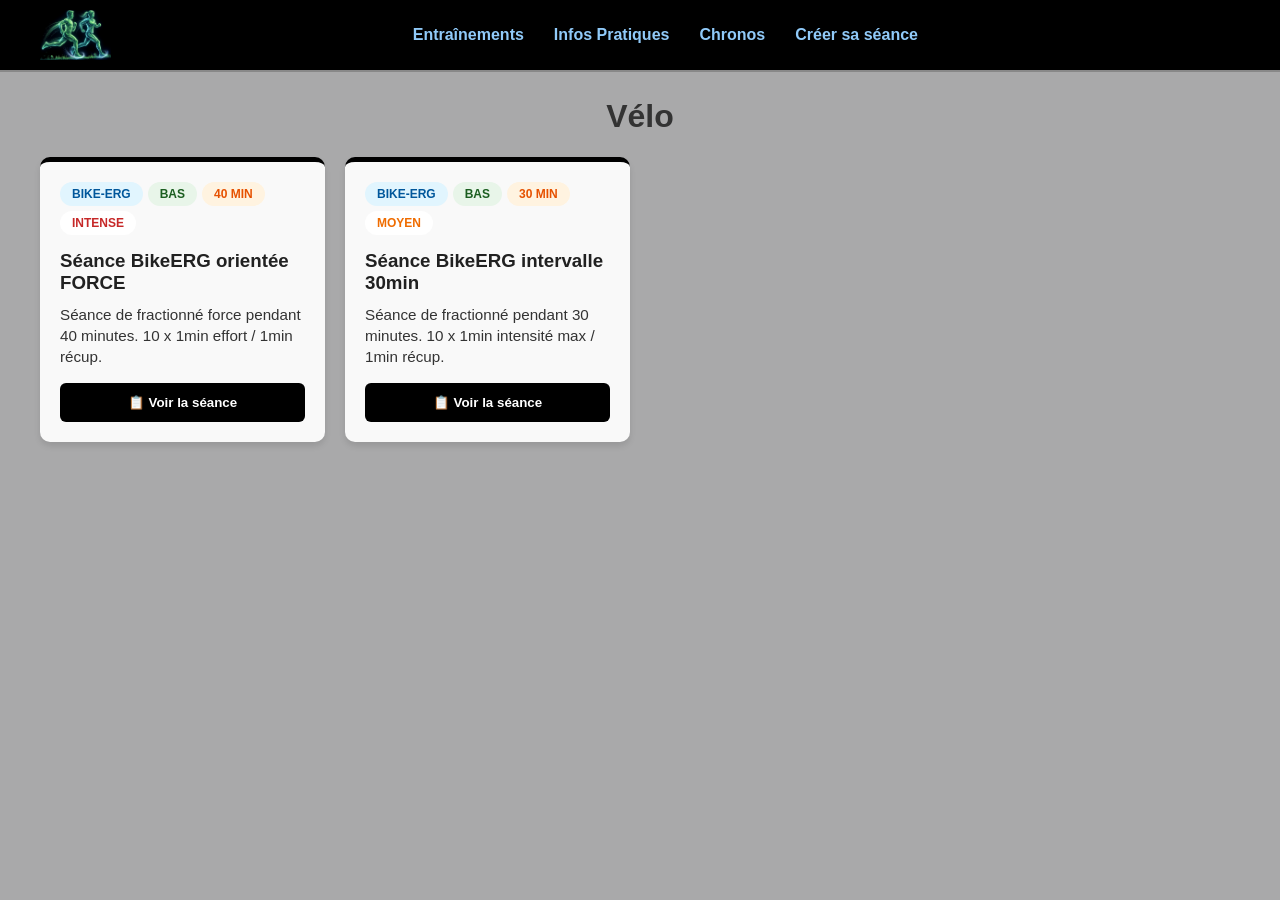
<file: velo.html>
<!DOCTYPE html>
<html lang="fr">
<head>
    <meta charset="UTF-8">
    <meta name="viewport" content="width=device-width, initial-scale=1.0">
    <link rel="icon" type="image/png" href="images/2090184-cddc39_ico.png">
    <title>Vélo</title>
    <link rel="stylesheet" href="style.css">
</head>
<body>

<nav>
    <div class="nav-container">
        <div class="logo">
            <a href="index.html">
                <img src="images/2090184-cddc39.png" alt="Logo">
            </a>
        </div>
        <ul>
            <li>
                <a href="#">Entraînements</a>
                <ul class="submenu">
                    <li><a href="index.html">Crosstraining - Renfo - Muscu</a></li>
                    <li><a href="LL_pompes.html">S'améliorer au LL et pompes</a></li>
                    <li><a href="course.html">Course à pied</a></li>
                    <li><a href="velo.html">Vélo</a></li>
                </ul>
            </li>
            <li>
                <a href="#">Infos Pratiques</a>
                <ul class="submenu">
                    <li><a href="mode_emploi.html">Modes d'emploi</a></li>
                    <li><a href="conseils.html">Conseils</a></li>
                </ul>
            </li>
            <li><a href="chrono.html">Chronos</a></li>
            <li><a href="seances_perso.html">Créer sa séance</a></li>
        </ul>
        <div class="nav-spacer"></div>
    </div>
</nav>
    
    
<main>
    <h1>Vélo</h1>
    <div id="velo-grid" class="card-grid"></div>
</main>

<!-- Modale séance -->
<div id="modal-overlay" role="dialog" aria-modal="true" aria-labelledby="modal-title">
    <div id="modal-box">
        <button id="modal-close" aria-label="Fermer">✕</button>
        <div id="modal-header">
            <h2 id="modal-title"></h2>
            <div class="modal-badges" id="modal-badges"></div>
        </div>
        <div id="modal-body"></div>
        <div id="modal-footer">
            <button class="btn-modal-close" onclick="closeModal()">Fermer la fiche</button>
        </div>
    </div>
</div>

<button id="backToTop" title="Retour en haut">↑</button>
<script src="velo.js"></script>

</body>
</html>
</file>
<file: style.css>
/* --- Base et Typographie --- */
body {
    font-family: sans-serif;
    margin: 0;
    padding: 0;
    background-color: #a9a9aa;
    color: #333;
}

/* --- Navigation --- */
nav {
    background-color: #000;
    color: white;
    border-bottom: 2px solid #888888;
}

.nav-container {
    display: flex;
    align-items: center; 
    justify-content: space-between; 
    padding: 0 40px;
    max-width: 1200px;
    margin: auto;
}

/* Style du Logo */
.logo img {
    height: 50px; 
    width: auto;
    display: block;
    padding: 10px 0;
}

nav ul {
    list-style: none;
    margin: 0;
    padding: 0;
    display: flex;
    flex-direction: row; /* Force l'alignement horizontal */
    flex-wrap: nowrap;   /* Empêche le retour à la ligne */
    justify-content: center; 
    flex-grow: 1; 
}



.nav-spacer {
    width: 20px; 
}

nav ul li {
    position: relative;
}

nav ul li a {
    display: block;
    color: #90caf9;
    text-decoration: none;
    padding: 20px 15px; /* On réduit de 25px à 15px pour gagner de la place */
    font-weight: bold;
    transition: background 0.3s;
    white-space: nowrap; /* Empêche un mot long de se couper en deux */
}

nav ul li a:hover {
    background-color: #333;
    color: white;
}

.submenu {
    display: none;
    position: absolute;
    top: 100%;
    left: 0;
    background-color: #d1d1d1;
    min-width: 200px;
    z-index: 1000;
    box-shadow: 0 4px 8px rgba(0,0,0,0.1);
}

.submenu li a {
    color: #000;
    padding: 15px;
    border-bottom: 1px solid #bbb;
}

.submenu li a:hover {
    background-color: #bbb;
}

nav ul li:hover .submenu {
    display: block;
}

/* --- Liens externes --- */
.external-links {
    padding: 10px 40px; 
    font-size: 0.8em;
    font-style: italic;
    text-align: right; 
}

.external-links a {
    text-decoration: none;
    color: #666;
    margin-left: 15px;
    transition: color 0.3s;
}

.external-links a:hover {
    color: #000;
    text-decoration: underline;
}

/* --- Mise en page --- */
main {
    padding: 5px;
    max-width: 1200px;
    margin: auto;
}

main h1, main h2 {
    text-align: center;
}

.filter-bar {
    display: flex;
    gap: 10px;
    margin-bottom: 30px;
    flex-wrap: wrap;
    
}

.filter-bar select {
    padding: 10px;
    border-radius: 5px;
    border: 1px solid #ccc;
    background: white;
}

/* --- Grille et Cartes --- */
.card-grid {
    display: grid;
    grid-template-columns: repeat(auto-fill, minmax(280px, 1fr));
    gap: 20px;
}

.card {
    background: white;
    border-radius: 10px;
    padding: 20px;
    box-shadow: 0 4px 6px rgba(0,0,0,0.1);
    display: flex;
    flex-direction: column;
    justify-content: space-between;
    border-top: 5px solid #333; /* Bordure par défaut */
}

.card h3 { margin: 10px 0; color: #000; }
.card-desc { font-size: 0.95em; line-height: 1.4; margin-bottom: 15px; }

/* --- Couleurs par Type de Séance --- */

/* EMOM - Or */
.card-emom { border-top-color: #d4af37; background: #fffdf5; }
.card-emom h3 { color: #b8962e; }
.card-emom .btn-full { background-color: #d4af37; color: #000; }
.card-emom .btn-full:hover { background-color: #b8962e; }

/* TABATA - ORANGE */
.card-tabata { border-top-color: #fb8c00; background: #fffaf0; }
.card-tabata h3 { color: #e65100; }
.card-tabata .btn-full { background-color: #fb8c00; color: #fff; }
.card-tabata .btn-full:hover { background-color: #ef6c00; }

/* AMRAP - Rouge */
.card-amrap { border-top-color: #e53935; background: #fff8f8; }
.card-amrap h3 { color: #c62828; }
.card-amrap .btn-full { background-color: #e53935; color: #fff; }

/* FOR TIME - Bleu profond */
.card-for-time { border-top-color: #1a237e; background: #f5f6ff; }
.card-for-time h3 { color: #1a237e; }
.card-for-time .btn-full { background-color: #1a237e; color: #fff; }

/* HYBRID - Vert émeraude */
.card-hybrid { border-top-color: #00695c; background: #f2fdfb; }
.card-hybrid h3 { color: #004d40; }
.card-hybrid .btn-full { background-color: #00695c; color: #fff; }

/* MUSCU - parme */
.card-muscu { border-top-color: #7fa5fa; background: #f9f9f9; }
.card-muscu h3 { color: #212121; }
.card-muscu .btn-full { background-color: #7fa5fa; color: #000; }
.card-muscu .btn-full:hover { background-color: #5789fa; }

/* CARDIO FRACTIONNE - Gris anthracite */
.card-cardio { border-top-color: #000; background: #f9f9f9; }
.card-cardio h3 { color: #212121; }
.card-cardio .btn-full { background-color: #000; color: #fff; }

/* --- Tags --- */
.tag {
    display: inline-block;
    padding: 5px 12px;
    border-radius: 15px;
    font-size: 0.75em;
    font-weight: bold;
    text-transform: uppercase;
    margin-right: 5px;
    margin-bottom: 5px;
}

.tag-material { background-color: #e1f5fe; color: #01579b; }
.tag-body { background-color: #e8f5e9; color: #1b5e20; }
.tag-time { background-color: #fff3e0; color: #e65100; } /* Orange pour le temps */

/* Badges de niveau */
.tag-facile { background-color: #fff; color: #2e7d32; } /* Vert */
.tag-moyen { background-color: #fff; color: #ef6c00; }  /* Orange */
.tag-intense { background-color: #fff; color: #c62828; } /* Rouge */

/* --- Bouton Unique --- */
.btn-full {
    display: block;
    width: 100%;
    border: none;
    padding: 12px 0;
    background-color: #000;
    color: #fff;
    text-align: center;
    text-decoration: none;
    border-radius: 6px;
    font-weight: bold;
    box-sizing: border-box;
    transition: background 0.3s ease;
}

.btn-full:hover {
    background-color: #444;
}

/* --- Bouton Retour en haut --- */
#backToTop {
    display: none; 
    position: fixed; 
    bottom: 20px; 
    right: 30px; 
    z-index: 99; 
    border: none; 
    background-color: #000; 
    color: white; 
    cursor: pointer; 
    padding: 15px; 
    border-radius: 50%;
    font-size: 20px;
    font-weight: bold;
    width: 50px;
    height: 50px;
    box-shadow: 0 4px 8px rgba(0,0,0,0.3);
}

#backToTop:hover {
    background-color: #333;
}

/* --- Responsive et Impression --- */
@media (max-width: 768px) {
    .nav-container {
        flex-direction: row;
        flex-wrap: wrap;
        padding: 0 10px;
        justify-content: center;
    }
    .logo { padding: 6px 0; }
    .nav-spacer { display: none; }
    nav ul {
        flex-direction: row;
        flex-wrap: wrap;
        justify-content: center;
        width: 100%;
        padding: 4px 0;
    }
    nav ul li {
        flex: 0 0 50%;
        text-align: center;
        border-top: 1px solid #222;
    }
    nav ul li a {
        padding: 12px 8px;
        font-size: 0.82em;
        justify-content: center;
        display: flex;
        align-items: center;
    }
    .submenu { position: static; width: 100%; }
}

@media print {
    nav, .filter-bar, .btn-full, .external-links, #backToTop { display: none !important; }
    .card { box-shadow: none; border: 1px solid #000; }
}

/* =============================================
   MODALE SÉANCE
   ============================================= */

/* Overlay sombre derrière la modale */
#modal-overlay {
    display: none;
    position: fixed;
    inset: 0;
    background: rgba(0, 0, 0, 0.75);
    z-index: 1000;
    backdrop-filter: blur(3px);
    -webkit-backdrop-filter: blur(3px);
    padding: 20px;
    box-sizing: border-box;
    overflow-y: auto;
    align-items: flex-start;
    justify-content: center;
}

#modal-overlay.open {
    display: flex;
}

/* Boîte principale de la modale */
#modal-box {
    background: #fff;
    border-radius: 12px;
    width: 100%;
    max-width: 640px;
    margin: auto;
    overflow: hidden;
    box-shadow: 0 20px 60px rgba(0,0,0,0.4);
    animation: modalIn 0.22s ease-out;
    position: relative;
}

@keyframes modalIn {
    from { opacity: 0; transform: translateY(20px) scale(0.97); }
    to   { opacity: 1; transform: translateY(0) scale(1); }
}

/* Bandeau couleur en haut selon le type */
#modal-header {
    padding: 22px 24px 16px;
    border-bottom: 1px solid #eee;
}

#modal-header h2 {
    margin: 0 32px 10px 0;
    font-size: 1.3em;
    line-height: 1.2;
    color: #000;
    font-weight: 900;
    text-transform: uppercase;
    letter-spacing: 0.03em;
}

/* Badges dans la modale */
.modal-badges {
    display: flex;
    flex-wrap: wrap;
    gap: 6px;
    margin-top: 8px;
}

.modal-badge {
    display: inline-block;
    padding: 4px 10px;
    border-radius: 20px;
    font-size: 0.72em;
    font-weight: bold;
    text-transform: uppercase;
    letter-spacing: 0.05em;
}

.modal-badge-type   { background: #222; color: #fff; }
.modal-badge-body   { background: #e8f5e9; color: #1b5e20; }
.modal-badge-time   { background: #fff3e0; color: #e65100; }
.modal-badge-mat    { background: #e1f5fe; color: #01579b; }
.modal-badge-level-facile  { background: #e8f5e9; color: #2e7d32; }
.modal-badge-level-moyen   { background: #fff8e1; color: #ef6c00; }
.modal-badge-level-intense { background: #fce4ec; color: #c62828; }

/* Corps de la modale */
#modal-body {
    padding: 20px 24px;
}

/* Bloc description principale */
.modal-section-title {
    font-size: 0.78em;
    font-weight: 800;
    text-transform: uppercase;
    letter-spacing: 0.1em;
    color: #888;
    margin: 0 0 6px;
}

.modal-format-label {
    font-size: 1.05em;
    font-weight: 800;
    color: #000;
    margin: 0 0 10px;
    text-transform: uppercase;
    letter-spacing: 0.04em;
}

.modal-intro {
    font-size: 0.92em;
    color: #555;
    margin: 0 0 8px;
    font-style: italic;
}

.modal-exercises {
    list-style: none;
    padding: 0;
    margin: 0 0 16px;
}

.modal-exercises li {
    padding: 7px 0 7px 20px;
    border-bottom: 1px solid #f0f0f0;
    font-size: 0.95em;
    color: #222;
    position: relative;
    line-height: 1.4;
}

.modal-exercises li:last-child {
    border-bottom: none;
}

.modal-exercises li::before {
    content: '▸';
    position: absolute;
    left: 0;
    color: #aaa;
    font-size: 0.8em;
    top: 9px;
}

/* Bloc Version Scaled */
.modal-scaled {
    background: #f7f7f7;
    border-radius: 8px;
    padding: 14px 16px;
    margin: 12px 0;
}

.modal-scaled .modal-section-title {
    color: #666;
    margin-bottom: 4px;
}

.modal-scaled .modal-exercises li {
    border-bottom-color: #eaeaea;
}

.modal-scaled .modal-intro {
    color: #666;
}

/* Bloc Conseil */
.modal-conseil {
    background: #fffbf0;
    border-left: 4px solid #d4af37;
    border-radius: 0 6px 6px 0;
    padding: 10px 14px;
    margin-top: 14px;
    font-size: 0.88em;
    color: #555;
    font-style: italic;
    line-height: 1.5;
}

.modal-conseil strong {
    display: block;
    font-size: 0.78em;
    text-transform: uppercase;
    letter-spacing: 0.08em;
    color: #b8962e;
    margin-bottom: 4px;
    font-style: normal;
}

/* Couleur de l'accent selon le type */
#modal-box.type-emom     { border-top: 5px solid #d4af37; }
#modal-box.type-amrap    { border-top: 5px solid #e53935; }
#modal-box.type-tabata   { border-top: 5px solid #fb8c00; }
#modal-box.type-for-time { border-top: 5px solid #1a237e; }
#modal-box.type-hybrid    { border-top: 5px solid #00695c; }
#modal-box.type-muscu    { border-top: 5px solid #7fa5fa; }
#modal-box.type-cardio   { border-top: 5px solid #000; }

#modal-box.type-emom   .modal-badge-type { background: #d4af37; color: #000; }
#modal-box.type-amrap  .modal-badge-type { background: #e53935; }
#modal-box.type-tabata .modal-badge-type { background: #fb8c00; }
#modal-box.type-for-time .modal-badge-type { background: #1a237e; }
#modal-box.type-hybrid  .modal-badge-type { background: #00695c; }
#modal-box.type-muscu  .modal-badge-type { background: #7fa5fa; }
#modal-box.type-cardio .modal-badge-type { background: #000; }

/* Bouton fermer */
#modal-close {
    position: absolute;
    top: 14px;
    right: 14px;
    background: #f0f0f0;
    border: none;
    border-radius: 50%;
    width: 34px;
    height: 34px;
    font-size: 18px;
    cursor: pointer;
    display: flex;
    align-items: center;
    justify-content: center;
    color: #555;
    transition: background 0.2s;
    line-height: 1;
    z-index: 10;
}

#modal-close:hover { background: #ddd; color: #000; }

/* Pied de modale */
#modal-footer {
    padding: 14px 24px 20px;
    border-top: 1px solid #eee;
    text-align: center;
}

#modal-footer .btn-modal-close {
    display: inline-block;
    padding: 10px 28px;
    background: #000;
    color: #fff;
    border: none;
    border-radius: 6px;
    font-weight: bold;
    font-size: 0.9em;
    cursor: pointer;
    transition: background 0.2s;
    letter-spacing: 0.05em;
}

#modal-footer .btn-modal-close:hover { background: #333; }

/* Bouton charger dans créer sa séance */
.btn-modal-charger {
    display: inline-block;
    padding: 10px 20px;
    background: #1a237e;
    color: #fff;
    border: none;
    border-radius: 6px;
    font-weight: bold;
    font-size: 0.9em;
    cursor: pointer;
    transition: background 0.2s;
    letter-spacing: 0.05em;
    margin-bottom: 10px;
    width: 100%;
}
.btn-modal-charger:hover { background: #283593; }

/* =============================================
   BANDEAU EBOOK EN BAS DE PAGE
   ============================================= */
.ebook-banner {
    background: #111;
    color: #fff;
    text-align: center;
    padding: 22px 20px;
    margin-top: 40px;
}

.ebook-banner p {
    margin: 0 0 10px;
    font-size: 0.95em;
    color: #ccc;
}

.ebook-banner strong {
    color: #fff;
    display: block;
    font-size: 1.05em;
    margin-bottom: 4px;
}

.ebook-banner a.btn-ebook {
    display: inline-block;
    background: #b6d73c;
    color: #000;
    font-weight: bold;
    padding: 11px 28px;
    border-radius: 6px;
    text-decoration: none;
    font-size: 0.9em;
    letter-spacing: 0.05em;
    transition: background 0.2s;
}

.ebook-banner a.btn-ebook:hover { background: #a0c030; }

/* =============================================
   RESPONSIVE MODALE
   ============================================= */
@media (max-width: 600px) {
    #modal-overlay {
        padding: 0;
        align-items: flex-end;
    }
    #modal-box {
        border-radius: 16px 16px 0 0;
        max-width: 100%;
        margin: 0;
        max-height: 92vh;
        overflow-y: auto;
        animation: modalInMobile 0.25s ease-out;
    }
    @keyframes modalInMobile {
        from { opacity: 0; transform: translateY(40px); }
        to   { opacity: 1; transform: translateY(0); }
    }
    #modal-header h2 { font-size: 1.1em; }
}
/* =============================================
   RUN TEMPO — SÉLECTEUR DE NIVEAU
   ============================================= */

.run-tempo-selector {
    margin-bottom: 14px;
}

.niveau-buttons {
    display: flex;
    flex-wrap: wrap;
    gap: 7px;
    margin-top: 6px;
}

.btn-niveau {
    width: 38px;
    height: 38px;
    border-radius: 50%;
    border: 2px solid #ccc;
    background: #f5f5f5;
    font-weight: bold;
    font-size: 0.9em;
    cursor: pointer;
    transition: all 0.15s ease;
    color: #555;
    display: flex;
    align-items: center;
    justify-content: center;
}

.btn-niveau:hover {
    border-color: #000;
    background: #eee;
    color: #000;
}

.btn-niveau.active {
    background: #000;
    border-color: #000;
    color: #fff;
    transform: scale(1.1);
}

/* Variante large pour les boutons RPM (texte type 70↔75) */
.btn-niveau-wide {
    width: auto;
    min-width: 62px;
    height: 38px;
    border-radius: 20px;
    padding: 0 10px;
    font-size: 0.78em;
    white-space: nowrap;
}

.type-cardio .btn-niveau.active {
    background: #000;
    border-color: #000;
}

/* Liste des phases */
.run-tempo-list {
    margin: 8px 0 0 !important;
}

.run-tempo-list li {
    display: flex;
    justify-content: space-between;
    align-items: center;
    padding: 6px 10px 6px 20px !important;
    gap: 10px;
}

.run-tempo-list li::before {
    content: '' !important;
}

.run-min {
    font-size: 0.82em;
    color: #888;
    white-space: nowrap;
    min-width: 70px;
}

.run-speed {
    font-size: 0.92em;
    font-weight: 600;
    text-align: right;
}

.run-effort {
    background: #fff8e1;
    border-bottom-color: #ffe082 !important;
}

.run-effort .run-speed {
    color: #e65100;
}

.run-recup {
    background: #f1f8e9;
    border-bottom-color: #dcedc8 !important;
}

.run-recup .run-speed {
    color: #558b2f;
    font-style: italic;
    font-weight: 400;
}

/* Classes tableau rameur tempo */
.rameur-thead { background: #f0f0f0; }
.rameur-dur   { padding: 6px 8px; color: #888; }
.rameur-split-effort { color: #1a237e; }
.rameur-split-recup  { color: #558b2f; }

/* Dark mode : classes tableau rameur */
body.dark-mode .rameur-thead { background: #383838 !important; }
body.dark-mode .rameur-dur   { color: #aaa !important; }
body.dark-mode .rameur-split-effort { color: #90caf9 !important; }
body.dark-mode .rameur-split-recup  { color: #81c784 !important; }

/* =============================================
   CONSEILS — BLOCS DE CONTENU MODALE
   ============================================= */

.conseil-texte p {
    font-size: 0.93em;
    line-height: 1.6;
    color: #333;
    margin: 0 0 8px;
}

.conseil-texte p:empty {
    display: none;
}

.conseil-media {
    margin-bottom: 4px;
}

/* =============================================
   BOUTON FAVORI
   ============================================= */
.btn-favori {
    background: none;
    border: none;
    font-size: 1.2em;
    cursor: pointer;
    padding: 2px 4px;
    line-height: 1;
    flex-shrink: 0;
    transition: transform 0.15s;
}
.btn-favori:hover { transform: scale(1.3); }

/* =============================================
   CLASSES CONSEILS — blocs modales infos.html
   ============================================= */

/* Email contact */
.conseil-email-box   { background:#f0f0f0; border-radius:8px; padding:10px 16px; display:inline-block; margin-bottom:14px; }
.conseil-email-label { font-size:0.82em; color:#666; display:block; margin-bottom:4px; }
.conseil-email-adresse { font-weight:700; color:#222; font-size:1em; user-select:all; }

/* Note média (youtube, image) */
.conseil-media-note  { font-size:0.78em; color:#999; text-align:center; margin-bottom:12px; }

/* Séparateur */
.conseil-sep { border:none; border-top:1px solid #eee; margin:14px 0; }

/* Lexique mouvements */
.lex-titre       { margin:0 0 8px; font-size:1em; color:#000; }
.lex-explication { font-size:0.9em; color:#444; margin:0 0 8px; }
.lex-img-link    { color:#1a237e; font-weight:700; text-decoration:none; }
.lex-muscles-sec { margin-top:6px; font-size:0.82em; color:#666; }

/* ══════════════════════════════════════════════════════════════
   DARK MODE — body.dark-mode
   Activé via le bouton 🌙 dans la nav (index.html & infos.html)
══════════════════════════════════════════════════════════════ */

body.dark-mode {
    background-color: #1a1a1a;
    color: #e0e0e0;
}

/* Fond principal et main */
body.dark-mode main {
    background-color: #1a1a1a;
}

/* Barre de filtre */
body.dark-mode .filter-bar {
    background-color: #242424;
}

body.dark-mode .filter-bar select,
body.dark-mode #search-input {
    background-color: #2e2e2e;
    color: #e0e0e0;
    border-color: #444;
}

/* Cartes */
body.dark-mode .card {
    background: #2a2a2a !important;
    border-color: #3a3a3a;
    color: #e0e0e0;
}

body.dark-mode .card h3 { color: #f0f0f0 !important; }
body.dark-mode .card-desc { color: #bbb; }

/* Couleurs de bordure des types conservées, fond neutralisé */
body.dark-mode .card-emom    { background: #2a2820 !important; }
body.dark-mode .card-tabata  { background: #2a2218 !important; }
body.dark-mode .card-amrap   { background: #2a1f1f !important; }
body.dark-mode .card-for-time { background: #1e2030 !important; }
body.dark-mode .card-hybrid  { background: #1e2a28 !important; }
body.dark-mode .card-muscu   { background: #26201e !important; }
body.dark-mode .card-cardio  { background: #1e2624 !important; }

/* Tags */
body.dark-mode .tag {
    background-color: #3a3a3a;
    color: #ccc;
}

/* Titres de section */
body.dark-mode h3 { color: #e0e0e0; }

/* Modale */
body.dark-mode #modal-overlay {
    background: rgba(0, 0, 0, 0.85);
}

body.dark-mode #modal-box {
    background: #242424;
    color: #e0e0e0;
    border-color: #3a3a3a;
}

body.dark-mode #modal-header { border-bottom-color: #3a3a3a; }
body.dark-mode #modal-title  { color: #f0f0f0; }
body.dark-mode #modal-footer { border-top-color: #3a3a3a; }
body.dark-mode #modal-close  { color: #aaa; }
body.dark-mode #modal-close:hover { color: #fff; }

/* Contenu modale */
body.dark-mode #modal-body { color: #ddd; }
body.dark-mode #modal-body h4,
body.dark-mode #modal-body strong { color: #f0f0f0; }
body.dark-mode #modal-body ul li { color: #ccc; }
body.dark-mode #modal-body .modal-section-title { color: #bbb; }

/* Bouton retour en haut */
body.dark-mode #backToTop {
    background: #333;
    color: #fff;
    border-color: #555;
}

/* Compteur séances */
body.dark-mode #workout-counter { color: #aaa; }

/* Select du filtre infos.html */
body.dark-mode #filter-infos {
    background-color: #2e2e2e;
    color: #e0e0e0;
    border-color: #444;
}

/* Liens */
body.dark-mode a { color: #90caf9; }
body.dark-mode a:hover { color: #fff; }

/* Bouton dé et reset */
body.dark-mode .btn-fun {
    background: #444 !important;
    color: #fff !important;
}

/* ── Dark mode : corrections de contraste ──────────────────────── */

/* Tags type/catégorie dans les cartes */
body.dark-mode .tag-type   { background: #333 !important; color: #e0e0e0 !important; }
body.dark-mode .tag-material { background: #1a3a4a !important; color: #80deea !important; }
body.dark-mode .tag-body   { background: #1a3a25 !important; color: #80cfa0 !important; }
body.dark-mode .tag-time   { background: #3a2a10 !important; color: #ffcc80 !important; }
body.dark-mode .tag-facile { background: transparent !important; color: #81c784 !important; }
body.dark-mode .tag-moyen  { background: transparent !important; color: #ffb74d !important; }
body.dark-mode .tag-intense{ background: transparent !important; color: #e57373 !important; }

/* Tableau rameur tempo */
body.dark-mode table { background: #2a2a2a; color: #e0e0e0; }
body.dark-mode thead tr { background: #383838 !important; }
body.dark-mode th { color: #e0e0e0 !important; border-bottom: 1px solid #555; }
body.dark-mode td { color: #ddd !important; border-bottom-color: #444 !important; }
body.dark-mode td[style*="color:#888"] { color: #aaa !important; }
body.dark-mode .run-tempo-phases-wrap strong[style*="color:#1a237e"] { color: #90caf9 !important; }

/* Séance rameur : couleurs des lignes */
body.dark-mode .run-effort { background: #2a2010 !important; border-bottom-color: #5a4020 !important; }
body.dark-mode .run-effort .run-speed { color: #ffb74d !important; }
body.dark-mode .run-recup  { background: #162010 !important; border-bottom-color: #2a4020 !important; }
body.dark-mode .run-recup .run-speed  { color: #81c784 !important; }
body.dark-mode .run-min    { color: #aaa !important; }

/* Modal scaled (VERSION SCALED) */
body.dark-mode .modal-scaled { background: #2e2e2e !important; }
body.dark-mode .modal-scaled .modal-section-title { color: #e0e0e0 !important; }
body.dark-mode .modal-scaled .modal-intro { color: #ccc !important; }
body.dark-mode .modal-scaled .modal-exercises li { color: #ddd !important; border-bottom-color: #444 !important; }

/* Conseil (bloc jaune) */
body.dark-mode .modal-conseil { background: #2a2510 !important; border-left-color: #c9a227 !important; }
body.dark-mode .modal-conseil strong { color: #f0d060 !important; }
body.dark-mode .modal-conseil { color: #d0c090 !important; }

/* Modal-intro et modal-exercises généraux */
body.dark-mode .modal-intro { color: #ccc !important; }
body.dark-mode .modal-exercises li { color: #ddd !important; border-bottom-color: #444 !important; }
body.dark-mode .modal-exercises li::before { color: #888 !important; }
body.dark-mode .modal-section-title { color: #ccc !important; }

/* Format label en haut de modale */
body.dark-mode .modal-format-label { color: #bbb !important; }

/* Infos.html : texte dans les cartes conseils */
body.dark-mode .conseil-body { color: #ccc !important; background: #2a2a2a !important; }
body.dark-mode .conseil-body p,
body.dark-mode .conseil-body li { color: #ccc !important; }
body.dark-mode .conseil-body h4,
body.dark-mode .conseil-body h3 { color: #f0f0f0 !important; }
body.dark-mode .conseil-body a  { color: #90caf9 !important; }

/* Styles inline dans le tableau rameur (split/500m) */
body.dark-mode #run-tempo-phases strong { color: #90caf9 !important; }
body.dark-mode #run-tempo-phases em     { color: #81c784 !important; }

/* ── Texte des blocs conseils dans modales (infos.html) ────────────────── */

/* Bloc texte général */
body.dark-mode .conseil-texte p { color: #ddd !important; }
body.dark-mode .conseil-texte strong { color: #f0f0f0 !important; }

/* Email contact */
body.dark-mode .conseil-email-box     { background: #333 !important; }
body.dark-mode .conseil-email-label   { color: #bbb !important; }
body.dark-mode .conseil-email-adresse { color: #eee !important; }

/* Note média */
body.dark-mode .conseil-media-note { color: #888 !important; }

/* Séparateur */
body.dark-mode .conseil-sep { border-top-color: #444 !important; }

/* Lexique mouvements */
body.dark-mode .lex-titre       { color: #f0f0f0 !important; }
body.dark-mode .lex-explication { color: #ccc !important; }
body.dark-mode .lex-img-link    { color: #90caf9 !important; }
body.dark-mode .lex-muscles-sec { color: #bbb !important; }
</file>
